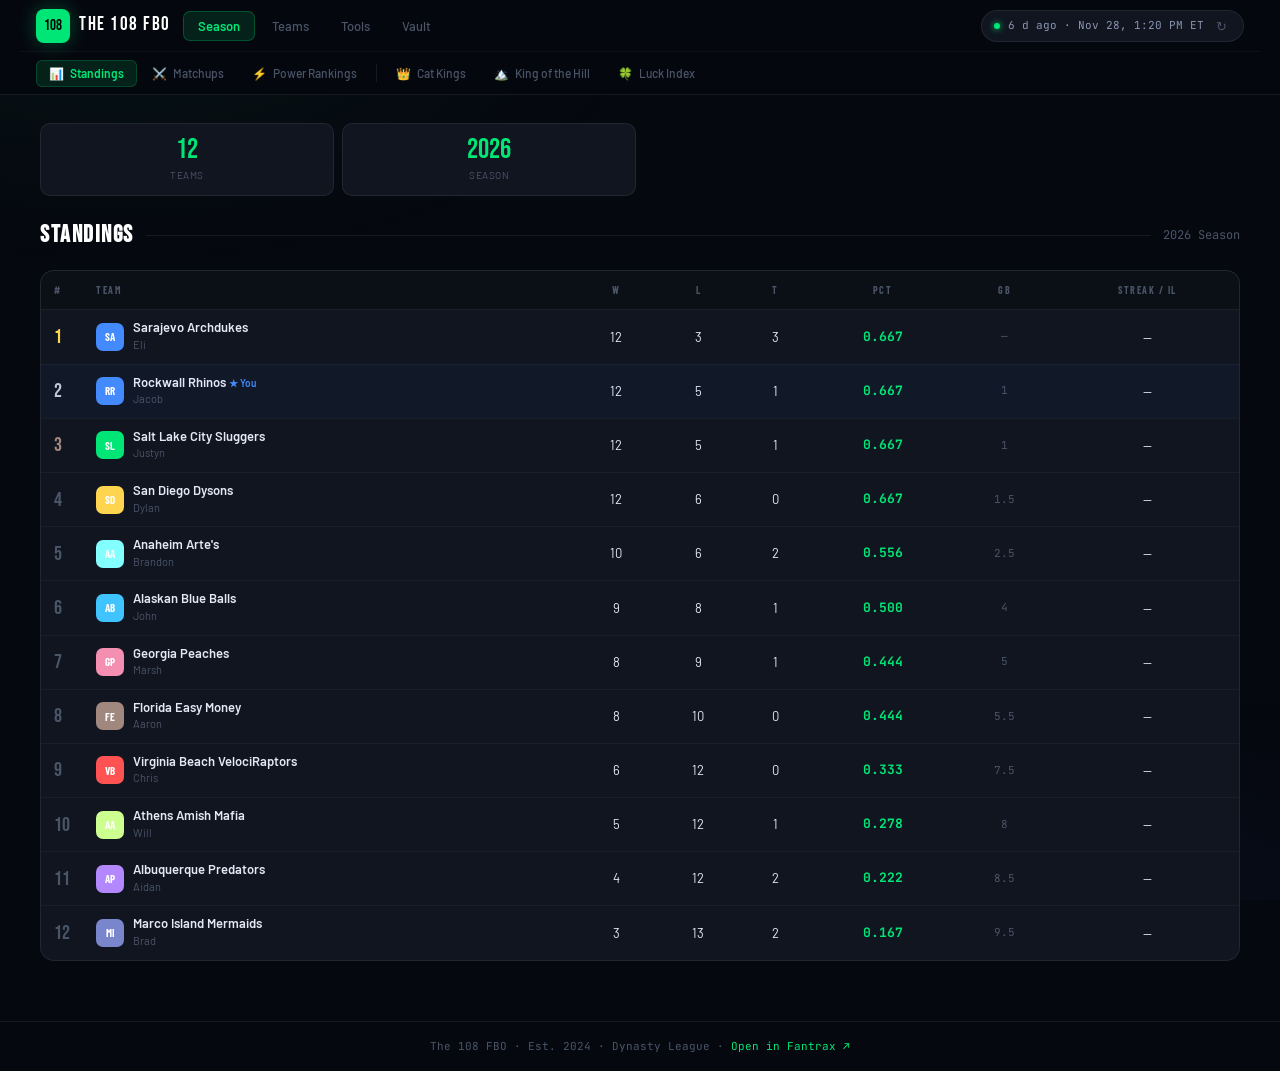
<file: index.html>
<!DOCTYPE html>
<html lang="en">
<head>
<meta charset="UTF-8">
<meta name="viewport" content="width=device-width, initial-scale=1.0, maximum-scale=1.0">
<meta name="description" content="The 108 FBO — Fantasy Baseball Dynasty League Dashboard">
<meta name="theme-color" content="#06080f">
<link rel="icon" href="data:image/svg+xml,<svg xmlns=%22http://www.w3.org/2000/svg%22 viewBox=%220 0 100 100%22><rect width=%22100%22 height=%22100%22 rx=%2220%22 fill=%22%2300e676%22/><text y=%22.9em%22 font-size=%2270%22 x=%2250%25%22 text-anchor=%22middle%22 font-family=%22sans-serif%22 font-weight=%22bold%22 fill=%22%23000%22>1</text></svg>">
<title>The 108 FBO</title>
<style>
/* ═══════════════════════════════════════════════
   THE 108 FBO — DESIGN SYSTEM
   ═══════════════════════════════════════════════ */

@import url('https://fonts.googleapis.com/css2?family=Bebas+Neue&family=Barlow:ital,wght@0,300;0,400;0,500;0,600;0,700;1,400&family=Barlow+Condensed:wght@400;500;600;700&family=JetBrains+Mono:wght@400;500&display=swap');

/* ── TOKENS ── */
:root {
  --bg:       #06080f;
  --bg2:      #0c1018;
  --card:     #101520;
  --card2:    #161d2a;
  --card3:    #1c2535;
  --border:   rgba(255,255,255,.07);
  --border2:  rgba(255,255,255,.12);
  --green:    #00e676;
  --green-dim:rgba(0,230,118,.12);
  --green-glow:rgba(0,230,118,.06);
  --accent:   #ffd54f;
  --blue:     #448aff;
  --red:      #ff5252;
  --purple:   #b388ff;
  --teal:     #40c4ff;
  --orange:   #ff9800;
  --text:     #e2e8f4;
  --text2:    #8a96b0;
  --text3:    #4a5568;
  --font:     'Barlow', sans-serif;
  --cond:     'Barlow Condensed', sans-serif;
  --mono:     'JetBrains Mono', monospace;
  --display:  'Bebas Neue', sans-serif;
  --r:        10px;
  --r2:       14px;
  --shadow:   0 4px 24px rgba(0,0,0,.4);
}

/* ── RESET ── */
*, *::before, *::after { box-sizing: border-box; margin: 0; padding: 0; }
html { scroll-behavior: smooth; }
body {
  background: var(--bg);
  color: var(--text);
  font-family: var(--font);
  font-size: 15px;
  line-height: 1.6;
  min-height: 100vh;
  overflow-x: hidden;
  -webkit-tap-highlight-color: transparent;
}
a { color: var(--green); text-decoration: none; }
a:hover { text-decoration: underline; }
button { cursor: pointer; font-family: var(--font); }
select, input { font-family: var(--font); }

/* ── BACKGROUND ── */
body::before {
  content: '';
  position: fixed; inset: 0; z-index: 0; pointer-events: none;
  background:
    radial-gradient(ellipse 70% 50% at 10% 0%, rgba(0,230,118,.05) 0%, transparent 60%),
    radial-gradient(ellipse 50% 40% at 90% 100%, rgba(68,138,255,.04) 0%, transparent 60%);
}

/* ── NAV ── */
#app-nav {
  position: sticky; top: 0; z-index: 300;
  background: rgba(6,8,15,.94);
  backdrop-filter: blur(20px);
  border-bottom: 1px solid var(--border);
}
.nav-inner {
  max-width: 1240px; margin: 0 auto;
  padding: 0 16px;
  display: flex; align-items: center; gap: 12px;
  height: 58px;
}
.nav-brand {
  display: flex; align-items: center; gap: 9px;
  flex-shrink: 0; text-decoration: none;
}
.nav-logo {
  width: 34px; height: 34px; border-radius: 8px;
  background: var(--green);
  display: flex; align-items: center; justify-content: center;
  font-family: var(--display); font-size: 15px; color: #000;
  box-shadow: 0 0 20px rgba(0,230,118,.3);
  flex-shrink: 0;
}
.nav-title {
  font-family: var(--display); font-size: 19px;
  letter-spacing: 1.5px; color: #fff;
  display: none;
}
@media (min-width: 380px) { .nav-title { display: block; } }
/* ── GROUPED NAV (two-row) ── */
#app-nav {
  position: sticky; top: 0; z-index: 300;
  background: rgba(6,8,15,.96);
  backdrop-filter: blur(20px);
  border-bottom: 1px solid var(--border);
}

/* Row 1: brand + group tabs + timestamp */
.nav-inner {
  max-width: 1240px; margin: 0 auto;
  padding: 0 16px;
  display: flex; align-items: center; gap: 12px;
  height: 52px; border-bottom: 1px solid rgba(255,255,255,.04);
}

.nav-groups {
  flex: 1; display: none; gap: 2px; align-items: center;
}
@media (min-width: 740px) { .nav-groups { display: flex; } }

.nav-group-btn {
  padding: 6px 14px; border-radius: 7px;
  border: 1px solid transparent; background: transparent;
  color: var(--text3); font-size: 13px; font-weight: 500;
  transition: all .15s; cursor: pointer;
  display: flex; align-items: center;
  white-space: nowrap; font-family: var(--font);
}
.nav-group-btn:hover { color: var(--text); background: rgba(255,255,255,.05); }
.nav-group-btn.active {
  color: var(--green); font-weight: 600;
  background: var(--green-dim);
  border-color: rgba(0,230,118,.25);
}

/* Row 2: flat sub-page buttons */
.nav-subbar {
  display: none; max-width: 1240px; margin: 0 auto;
  padding: 0 16px; height: 42px;
  align-items: center; gap: 2px;
  overflow-x: auto; scrollbar-width: none;
}
.nav-subbar::-webkit-scrollbar { display: none; }
@media (min-width: 740px) { .nav-subbar { display: flex; } }

.nav-sub { display: none; gap: 2px; align-items: center; flex-shrink: 0; }
.nav-sub.active { display: flex; }

.nav-drop-item {
  padding: 5px 12px; border-radius: 6px;
  border: 1px solid transparent; background: transparent;
  color: var(--text3); font-size: 12px; font-weight: 500;
  transition: all .12s; cursor: pointer;
  white-space: nowrap; font-family: var(--font);
  display: flex; align-items: center; gap: 6px;
}
.nav-drop-item:hover { color: var(--text); background: rgba(255,255,255,.05); }
.nav-drop-item.active {
  color: var(--green); background: var(--green-dim);
  border-color: rgba(0,230,118,.2); font-weight: 600;
}
.nav-drop-item .di-icon { font-size: 12px; }

/* sub-bar divider between items */
.nav-drop-sep {
  width: 1px; height: 18px; background: var(--border);
  margin: 0 4px; flex-shrink: 0;
}

/* Legacy ntab — hidden, kept for compatibility */
.ntab { display: none; }
.nav-updated {
  flex-shrink: 0; display: none; align-items: center; gap: 8px;
  font-family: var(--mono); font-size: 11px; color: var(--text2);
  background: var(--card); border: 1px solid var(--border);
  padding: 5px 12px; border-radius: 20px;
}
@media (min-width: 740px) { .nav-updated { display: flex; } }
.nav-updated.error { border-color: rgba(255,82,82,.4); color: var(--red); }
.nav-updated.error .live-dot { background: var(--red); box-shadow: 0 0 6px var(--red); }
.nav-refresh-btn {
  background: transparent; border: none; color: var(--text3);
  cursor: pointer; padding: 2px 4px; font-size: 13px;
  transition: color .15s, transform .3s;
  display: flex; align-items: center;
}
.nav-refresh-btn:hover { color: var(--green); }
.nav-refresh-btn.spinning { animation: spin 1s linear infinite; color: var(--green); }
.live-dot {
  width: 6px; height: 6px; border-radius: 50%;
  background: var(--green); box-shadow: 0 0 6px var(--green);
  animation: blink 2s infinite;
}
@keyframes blink { 0%,100% { opacity: 1; } 50% { opacity: .3; } }

/* ── MOBILE DROPDOWN NAV ── */
#mobile-nav-wrap {
  display: none;
  padding: 8px 14px 6px;
  background: rgba(6,8,15,.98);
  border-bottom: 1px solid var(--border);
  position: sticky; top: 52px; z-index: 250;
}
@media (max-width: 739px) { #mobile-nav-wrap { display: block; } }
#mobile-nav-select {
  width: 100%;
  font-size: 14px; font-weight: 600;
  padding: 10px 14px;
  border-radius: 10px;
  border: 1px solid rgba(0,230,118,.3);
  background: var(--card2);
  color: var(--green);
  font-family: var(--font);
  appearance: none;
  -webkit-appearance: none;
  background-image: url("data:image/svg+xml,%3Csvg xmlns='http://www.w3.org/2000/svg' width='12' height='12' viewBox='0 0 12 12'%3E%3Cpath fill='%2300e676' d='M6 8L1 3h10z'/%3E%3C/svg%3E");
  background-repeat: no-repeat;
  background-position: right 14px center;
  padding-right: 36px;
  cursor: pointer;
}
#mobile-nav-select:focus { outline: none; border-color: var(--green); }

/* ── PAGES ── */
.page {
  display: none; position: relative; z-index: 1;
  max-width: 1240px; margin: 0 auto;
  padding: 16px 14px 40px;
}
.page.active { display: block; }
@media (min-width: 740px) { .page { padding: 28px 20px 60px; } }

/* ── SECTION HEADER ── */
.section-header {
  display: flex; align-items: center; gap: 12px;
  margin-bottom: 16px;
}
.section-header h2 {
  font-family: var(--display); font-size: 24px;
  letter-spacing: 1.5px; color: #fff; white-space: nowrap;
}
.section-header .sh-sub {
  font-size: 12px; color: var(--text3);
  font-family: var(--mono);
}
.sh-line { flex: 1; height: 1px; background: var(--border); }

/* ── STAT STRIP ── */
.stat-strip {
  display: grid; grid-template-columns: repeat(4, 1fr);
  gap: 8px; margin-bottom: 20px;
}
.stat-tile {
  background: var(--card); border: 1px solid var(--border);
  border-radius: var(--r); padding: 12px 10px; text-align: center;
}
.stat-tile .sv {
  font-family: var(--display); font-size: 28px;
  color: var(--green); line-height: 1;
}
.stat-tile .sl {
  font-size: 10px; color: var(--text3); margin-top: 3px;
  text-transform: uppercase; letter-spacing: .5px;
}

/* ── TABLE ── */
.tbl-wrap {
  background: var(--card); border: 1px solid var(--border);
  border-radius: var(--r2); overflow: auto;
  -webkit-overflow-scrolling: touch;
}
table { width: 100%; border-collapse: collapse; min-width: 340px; }
thead th {
  font-family: var(--cond); font-size: 10px; letter-spacing: 1.5px;
  color: var(--text3); text-transform: uppercase;
  padding: 11px 13px; text-align: left;
  background: rgba(0,0,0,.3); border-bottom: 1px solid var(--border);
  white-space: nowrap;
}
thead th.tc { text-align: center; }
tbody td {
  padding: 10px 13px; font-size: 13px;
  border-bottom: 1px solid rgba(255,255,255,.04);
  vertical-align: middle;
}
tbody td.tc { text-align: center; }
tbody tr:last-child td { border-bottom: none; }
tbody tr:hover td { background: rgba(0,230,118,.02); }

/* ── RANK NUMBERS ── */
.rk { font-family: var(--display); font-size: 20px; color: var(--text3); }
.rk.g1 { color: var(--accent); }
.rk.g2 { color: #c0c8d8; }
.rk.g3 { color: #a1887f; }
.rk.danger { color: var(--red); }

/* ── TEAM CELL ── */
.team-cell { display: flex; align-items: center; gap: 9px; }
.team-avatar {
  width: 28px; height: 28px; border-radius: 7px; flex-shrink: 0;
  display: flex; align-items: center; justify-content: center;
  font-family: var(--cond); font-size: 11px; font-weight: 700; color: #fff;
}
.team-name { font-weight: 600; font-size: 13px; line-height: 1.2; }
.team-owner { font-size: 11px; color: var(--text3); }

/* ── BADGES ── */
.badge {
  display: inline-block; padding: 2px 7px; border-radius: 4px;
  font-family: var(--cond); font-size: 10px; font-weight: 600;
}
.badge-green { background: var(--green-dim); color: var(--green); border: 1px solid rgba(0,230,118,.25); }
.badge-red { background: rgba(255,82,82,.12); color: var(--red); border: 1px solid rgba(255,82,82,.2); }
.badge-blue { background: rgba(68,138,255,.15); color: var(--blue); border: 1px solid rgba(68,138,255,.25); }
.badge-gold { background: rgba(255,213,79,.12); color: var(--accent); border: 1px solid rgba(255,213,79,.25); }
.badge-purple { background: rgba(179,136,255,.12); color: var(--purple); border: 1px solid rgba(179,136,255,.25); }
.badge-orange { background: rgba(255,152,0,.12); color: var(--orange); border: 1px solid rgba(255,152,0,.25); }

/* ── STREAK ── */
.streak-w { background: rgba(0,230,118,.12); color: var(--green); }
.streak-l { background: rgba(255,82,82,.1); color: var(--red); }

/* ── CARDS ── */
.card {
  background: var(--card); border: 1px solid var(--border);
  border-radius: var(--r2);
}
.card-header {
  padding: 12px 15px; border-bottom: 1px solid var(--border);
  display: flex; align-items: center; justify-content: space-between; gap: 8px;
}
.card-body { padding: 12px 15px; }

/* ── GRID LAYOUTS ── */
.grid-2 { display: grid; grid-template-columns: 1fr; gap: 10px; }
.grid-3 { display: grid; grid-template-columns: 1fr; gap: 10px; }
@media (min-width: 500px) { .grid-2 { grid-template-columns: repeat(2, 1fr); } }
@media (min-width: 500px) { .grid-3 { grid-template-columns: repeat(2, 1fr); } }
@media (min-width: 860px) { .grid-3 { grid-template-columns: repeat(3, 1fr); } }

/* ── ROSTER CARDS ── */
.roster-card {
  background: var(--card); border: 1px solid var(--border);
  border-radius: var(--r2); overflow: hidden;
}
.roster-card.is-you {
  border-color: rgba(68,138,255,.5);
  box-shadow: 0 0 0 1px rgba(68,138,255,.15);
}
.roster-card-head {
  padding: 11px 13px; border-bottom: 1px solid var(--border);
  display: flex; align-items: center; justify-content: space-between; gap: 6px;
}
.roster-card-body { padding: 3px 0; max-height: 270px; overflow-y: auto; }
.player-row {
  display: flex; align-items: center; gap: 6px;
  padding: 5px 13px; border-bottom: 1px solid rgba(255,255,255,.03);
  font-size: 12px;
}
.player-row:last-child { border-bottom: none; }
.player-row:hover { background: rgba(255,255,255,.02); }
.pos-tag {
  font-family: var(--cond); font-size: 9px; font-weight: 700;
  padding: 1px 4px; border-radius: 3px; min-width: 22px;
  text-align: center; flex-shrink: 0;
}
.player-name { flex: 1; white-space: nowrap; overflow: hidden; text-overflow: ellipsis; }
.player-adp { font-family: var(--mono); font-size: 10px; color: var(--text3); flex-shrink: 0; }
.status-dot { width: 5px; height: 5px; border-radius: 50%; flex-shrink: 0; }
.group-label {
  font-size: 9px; color: var(--text3); padding: 4px 13px 2px;
  font-family: var(--cond); letter-spacing: .5px; text-transform: uppercase;
}

/* ── FORM CONTROLS ── */
.filter-row {
  display: flex; flex-wrap: wrap; gap: 8px;
  margin-bottom: 16px; align-items: flex-end;
}
.filter-item { display: flex; flex-direction: column; gap: 3px; }
.filter-item label { font-size: 11px; color: var(--text3); }
select, input[type=text], input[type=password], input[type=search] {
  font-size: 13px; padding: 7px 10px;
  border-radius: var(--r); border: 1px solid var(--border2);
  background: var(--card2); color: var(--text);
  transition: border-color .15s;
}
select:focus, input:focus {
  outline: none; border-color: rgba(0,230,118,.4);
}

/* ── BUTTONS ── */
.btn {
  padding: 8px 16px; border-radius: var(--r);
  border: 1px solid var(--border2); background: var(--card2);
  color: var(--text2); font-size: 13px; font-weight: 500;
  transition: all .15s;
}
.btn:hover { border-color: var(--green); color: var(--green); }
.btn-primary {
  background: var(--green); color: #000; font-weight: 700;
  border-color: var(--green);
}
.btn-primary:hover { background: #00ff88; color: #000; border-color: #00ff88; }
.btn-full { width: 100%; padding: 12px; font-size: 14px; border-radius: 10px; }
.btn:disabled { opacity: .45; cursor: not-allowed; }

/* ── MATCHUP CARDS (ESPN-style) ── */
.matchup-card {
  background: var(--card); border: 1px solid var(--border);
  border-radius: var(--r2); overflow: hidden;
}
.matchup-card.is-you { border-color: rgba(68,138,255,.5); }
.mc-header {
  display: flex; align-items: center; justify-content: space-between;
  padding: 8px 14px; background: rgba(255,255,255,.03);
  border-bottom: 1px solid var(--border);
  font-family: var(--cond); font-size: 10px; letter-spacing: 1px;
  text-transform: uppercase; color: var(--text3);
}
.mc-header .mc-leading { color: var(--green); font-weight: 700; }
.mc-teams {
  display: grid; grid-template-columns: 1fr auto 1fr;
  align-items: center; gap: 12px; padding: 14px 16px 10px;
}
.mc-team-away { display: flex; flex-direction: column; }
.mc-team-home { display: flex; flex-direction: column; align-items: flex-end; text-align: right; }
.mc-team-name { font-weight: 700; font-size: 13px; line-height: 1.3; }
.mc-team-owner { font-size: 11px; color: var(--text3); }
.mc-score-block { text-align: center; }
.mc-score {
  font-family: var(--display); font-size: 30px; line-height: 1;
  display: flex; align-items: center; gap: 6px;
}
.mc-score-a { }
.mc-score-sep { color: var(--text3); font-size: 18px; }
.mc-score-b { }
.mc-status { font-size: 9px; color: var(--text3); font-family: var(--cond); letter-spacing: .5px; margin-top: 2px; }
.mc-vs { font-family: var(--display); font-size: 15px; color: var(--text3); }
/* Win probability bar */
.mc-prob {
  padding: 0 16px 10px;
  display: flex; align-items: center; gap: 8px;
}
.mc-prob-pct { font-family: var(--mono); font-size: 11px; font-weight: 700; min-width: 34px; }
.mc-prob-bar { flex: 1; height: 5px; background: var(--card2); border-radius: 3px; overflow: hidden; }
.mc-prob-fill { height: 100%; border-radius: 3px; background: linear-gradient(90deg, var(--green), var(--blue)); }
/* Category rows */
.mc-cats { padding: 0 14px 12px; }
.mc-cats-label {
  font-family: var(--cond); font-size: 9px; color: var(--text3);
  letter-spacing: 1px; text-transform: uppercase;
  padding: 8px 0 4px; border-top: 1px solid var(--border);
  margin-top: 4px;
}
.mc-cat-row {
  display: grid; grid-template-columns: 52px 1fr 36px 1fr 52px;
  align-items: center; gap: 4px; padding: 2px 0;
  font-size: 11px;
}
.mc-cat-row .val-a { text-align: right; font-family: var(--mono); font-size: 11px; }
.mc-cat-row .val-b { text-align: left; font-family: var(--mono); font-size: 11px; }
.mc-cat-row .cat-name {
  text-align: center; font-family: var(--cond); font-size: 9px;
  color: var(--text3); letter-spacing: .5px;
}
.mc-cat-row .bar-wrap {
  height: 4px; background: var(--card2); border-radius: 2px; overflow: hidden;
}
.mc-cat-row .bar-fill { height: 100%; border-radius: 2px; transition: width .4s; }
.win-val { color: var(--green); font-weight: 700; }
.lose-val { color: var(--text3); }
.tie-val { color: var(--accent); }

/* ── POWER RANKING CARDS ── */
.pr-card {
  background: var(--card); border: 1px solid var(--border);
  border-radius: var(--r2); padding: 14px 16px;
  display: flex; align-items: center; gap: 14px;
  transition: transform .15s;
}
.pr-card:hover { transform: translateX(3px); }
.pr-card.is-you { border-color: rgba(68,138,255,.4); }
.pr-rank {
  font-family: var(--display); font-size: 40px; line-height: 1;
  min-width: 50px; text-align: center; flex-shrink: 0;
}
.pr-body { flex: 1; min-width: 0; }
.pr-team-name { font-weight: 600; font-size: 15px; }
.pr-owner { font-size: 11px; color: var(--text3); margin-bottom: 8px; }
.pr-cats { display: flex; flex-wrap: wrap; gap: 5px; }
.pr-cat {
  background: var(--card2); border-radius: 4px;
  padding: 3px 7px; font-family: var(--cond); font-size: 11px;
  display: flex; gap: 5px; align-items: center;
}
.pr-cat-label { color: var(--text3); }
.pr-cat-val { font-weight: 700; }
.pr-cat-val.good { color: var(--green); }
.pr-cat-val.ok { color: var(--accent); }
.pr-cat-val.bad { color: var(--red); }
.pr-score-block { text-align: right; flex-shrink: 0; }
.pr-score { font-family: var(--display); font-size: 32px; color: var(--accent); line-height: 1; }
.pr-tier {
  font-family: var(--cond); font-size: 10px; font-weight: 600;
  padding: 2px 7px; border-radius: 4px; display: inline-block; margin-top: 4px;
}
.tier-elite { background: rgba(0,230,118,.15); color: var(--green); }
.tier-contender { background: rgba(255,213,79,.12); color: var(--accent); }
.tier-fringe { background: rgba(68,138,255,.12); color: var(--blue); }
.tier-rebuild { background: rgba(255,82,82,.1); color: var(--red); }

/* ── AI OUTPUT ── */
.ai-output {
  background: var(--card2); border: 1px solid var(--border);
  border-radius: var(--r2); padding: 16px; margin-top: 12px;
  font-size: 14px; line-height: 1.8; white-space: pre-wrap;
  display: none;
}
.ai-output.visible { display: block; }
.ai-thinking {
  display: flex; align-items: center; gap: 10px;
  color: var(--text3); font-size: 13px;
}
.ai-spinner {
  width: 16px; height: 16px; flex-shrink: 0;
  border: 2px solid rgba(255,255,255,.1);
  border-top-color: var(--green);
  border-radius: 50%; animation: spin .7s linear infinite;
}
@keyframes spin { to { transform: rotate(360deg); } }

/* ── TRADE ANALYZER ── */
.trade-cols {
  display: grid; grid-template-columns: 1fr 40px 1fr;
  gap: 10px; align-items: start; margin-bottom: 14px;
}
@media (max-width: 440px) {
  .trade-cols { grid-template-columns: 1fr; gap: 12px; }
}
.trade-col h4 {
  font-size: 10px; color: var(--text3); font-family: var(--cond);
  text-transform: uppercase; letter-spacing: 1px; margin-bottom: 7px;
}
.trade-for {
  display: flex; align-items: center; justify-content: center;
  padding-top: 22px; font-family: var(--display); font-size: 17px; color: var(--text3);
}
.player-chip {
  display: flex; align-items: center; gap: 6px;
  background: var(--card2); border: 1px solid var(--border2);
  border-radius: 7px; padding: 6px 10px; font-size: 12px; margin-bottom: 5px;
}
.chip-pos {
  font-family: var(--cond); font-size: 9px; font-weight: 700;
  padding: 1px 4px; border-radius: 3px; flex-shrink: 0;
}
.chip-name { flex: 1; }
.chip-adp { font-family: var(--mono); font-size: 10px; color: var(--text3); }
.chip-remove { color: var(--text3); font-size: 15px; margin-left: auto; line-height: 1; }
.chip-remove:hover { color: var(--red); cursor: pointer; }
.search-wrap { position: relative; margin-top: 5px; }
.search-wrap input { width: 100%; }
.search-drop {
  position: absolute; top: 100%; left: 0; right: 0;
  background: var(--card2); border: 1px solid var(--border2);
  border-radius: var(--r); z-index: 200;
  max-height: 180px; overflow-y: auto;
  display: none; box-shadow: var(--shadow);
}
.search-drop.open { display: block; }
.drop-item {
  padding: 8px 12px; font-size: 13px; cursor: pointer;
  border-bottom: 1px solid rgba(255,255,255,.04);
}
.drop-item:hover { background: rgba(0,230,118,.08); color: var(--green); }
.drop-item:last-child { border-bottom: none; }
.drop-meta { font-size: 10px; color: var(--text3); margin-top: 1px; }
.api-key-row {
  display: flex; align-items: center; gap: 8px;
  margin-top: 10px; flex-wrap: wrap;
}
.api-key-row label { font-size: 11px; color: var(--text3); white-space: nowrap; }
.api-key-row input { flex: 1; font-size: 12px; min-width: 0; }

/* ── AWARD CARDS ── */
.award-card {
  background: var(--card); border: 1px solid var(--border);
  border-radius: var(--r2); padding: 16px;
  display: flex; align-items: center; gap: 14px;
}
.award-icon { font-size: 32px; flex-shrink: 0; }
.award-body { flex: 1; }
.award-title { font-weight: 700; font-size: 15px; color: var(--red); }
.award-team { font-size: 13px; color: var(--text2); margin-top: 2px; }
.award-reason { font-size: 12px; color: var(--text3); margin-top: 4px; }
.award-count { font-family: var(--display); font-size: 28px; color: var(--red); }
.award-count-label { font-size: 10px; color: var(--text3); }

/* ── RESUME CARDS ── */
.resume-card {
  background: var(--card); border: 1px solid var(--border);
  border-radius: var(--r2); overflow: hidden; margin-bottom: 14px;
}
.resume-hero {
  padding: 20px; background: linear-gradient(135deg, rgba(0,0,0,.4), transparent);
  border-bottom: 1px solid var(--border);
  display: flex; align-items: center; gap: 16px;
}
.resume-avatar {
  width: 64px; height: 64px; border-radius: 12px; flex-shrink: 0;
  display: flex; align-items: center; justify-content: center;
  font-family: var(--display); font-size: 26px; color: #fff;
}
.resume-name { font-family: var(--display); font-size: 28px; letter-spacing: 1px; color: #fff; line-height: 1; }
.resume-team { font-size: 13px; color: var(--text3); margin-top: 4px; }
.resume-stats {
  display: grid; grid-template-columns: repeat(3, 1fr);
  gap: 8px; padding: 16px;
  border-bottom: 1px solid var(--border);
}
@media (min-width: 500px) { .resume-stats { grid-template-columns: repeat(6, 1fr); } }
.resume-stat { text-align: center; }
.resume-stat-val { font-family: var(--display); font-size: 24px; color: var(--green); line-height: 1; }
.resume-stat-label { font-size: 10px; color: var(--text3); margin-top: 2px; }
.resume-sections { padding: 16px; display: grid; gap: 12px; }
.resume-section-title {
  font-family: var(--cond); font-size: 11px; font-weight: 700;
  color: var(--green); text-transform: uppercase; letter-spacing: 1px;
  margin-bottom: 6px;
}
.resume-section-body { font-size: 13px; color: var(--text2); line-height: 1.7; }
.matchup-item {
  display: flex; align-items: center; justify-content: space-between;
  padding: 6px 0; border-bottom: 1px solid rgba(255,255,255,.04); font-size: 12px;
}
.matchup-item:last-child { border-bottom: none; }

/* ── CHAMPIONSHIP HISTORY ── */
.champ-card {
  background: var(--card); border: 1px solid var(--border);
  border-radius: var(--r2); padding: 20px;
  display: flex; align-items: center; gap: 16px;
  margin-bottom: 10px;
}
.champ-year { font-family: var(--display); font-size: 44px; color: var(--text3); line-height: 1; min-width: 90px; }
.champ-trophy { font-size: 28px; flex-shrink: 0; }
.champ-team { font-family: var(--display); font-size: 24px; letter-spacing: 1px; color: var(--accent); }
.champ-owner { font-size: 13px; color: var(--text3); margin-top: 2px; }
.champ-score { font-family: var(--mono); font-size: 12px; color: var(--text3); margin-top: 4px; }
.champ-bar {
  display: flex; align-items: center; gap: 10px; padding: 10px 0;
  border-bottom: 1px solid var(--border);
}
.champ-bar:last-child { border-bottom: none; }
.champ-bar-team { min-width: 200px; font-size: 13px; font-weight: 500; }
.champ-bar-track {
  flex: 1; height: 24px; background: var(--card2);
  border-radius: 4px; overflow: hidden; position: relative;
}
.champ-bar-fill {
  height: 100%; display: flex; align-items: center;
  padding-left: 8px; font-family: var(--cond); font-size: 12px;
  font-weight: 700; color: #000; transition: width .5s;
}
.champ-bar-count { font-family: var(--display); font-size: 20px; color: var(--text2); min-width: 28px; text-align: right; }

/* ── RECORDS ── */
.record-cat-grid {
  display: grid; grid-template-columns: 1fr;
  gap: 10px;
}
@media (min-width: 600px) { .record-cat-grid { grid-template-columns: repeat(2, 1fr); } }
@media (min-width: 900px) { .record-cat-grid { grid-template-columns: repeat(3, 1fr); } }
.record-cat-card {
  background: var(--card); border: 1px solid var(--border);
  border-radius: var(--r2); overflow: hidden;
}
.record-cat-header {
  padding: 10px 14px; border-bottom: 1px solid var(--border);
  font-family: var(--display); font-size: 18px; letter-spacing: 1px;
  display: flex; justify-content: space-between; align-items: center;
}
.record-row {
  display: flex; align-items: center; gap: 10px;
  padding: 8px 14px; border-bottom: 1px solid rgba(255,255,255,.04); font-size: 12px;
}
.record-row:last-child { border-bottom: none; }
.record-value { font-family: var(--mono); font-weight: 600; min-width: 50px; }
.record-team { flex: 1; color: var(--text2); }
.record-meta { font-size: 10px; color: var(--text3); }
.best-badge { color: var(--green); }
.worst-badge { color: var(--red); }

/* ── H2H TABLE ── */
.h2h-table { overflow: auto; -webkit-overflow-scrolling: touch; }
.h2h-table table { min-width: 600px; }
.h2h-cell {
  font-family: var(--mono); font-size: 11px; text-align: center; padding: 6px 8px;
}
.h2h-win { color: var(--green); font-weight: 600; }
.h2h-loss { color: var(--red); }
.h2h-label { font-size: 11px; color: var(--text3); font-weight: 500; }

/* ── LUCK / SOS ── */
.luck-bar-wrap { display: flex; flex-direction: column; gap: 6px; }
.luck-row {
  display: flex; align-items: center; gap: 10px;
  padding: 8px 0; border-bottom: 1px solid var(--border);
}
.luck-row:last-child { border-bottom: none; }
.luck-rank { font-family: var(--display); font-size: 20px; color: var(--text3); width: 30px; }
.luck-team { min-width: 160px; font-size: 13px; font-weight: 500; }
.luck-bar-track {
  flex: 1; height: 8px; background: var(--card2);
  border-radius: 4px; overflow: hidden;
}
.luck-bar-fill { height: 100%; border-radius: 4px; transition: width .5s; }
.luck-val { font-family: var(--mono); font-size: 12px; min-width: 50px; text-align: right; }

/* ── CATEGORY KINGS ── */
.cat-king-card {
  background: var(--card); border: 1px solid var(--border);
  border-radius: var(--r2); padding: 14px; display: flex;
  align-items: center; gap: 12px;
}
.cat-king-crown { font-size: 24px; flex-shrink: 0; }
.cat-king-cat {
  font-family: var(--display); font-size: 20px; letter-spacing: 1px;
  min-width: 60px; color: var(--accent);
}
.cat-king-team { font-weight: 600; font-size: 13px; }
.cat-king-val { font-family: var(--mono); font-size: 13px; color: var(--green); }
.cat-king-owner { font-size: 11px; color: var(--text3); }

/* ── OUTLIER CARDS ── */
.outlier-card {
  background: var(--card); border: 1px solid var(--border);
  border-radius: var(--r2); padding: 14px;
}
.outlier-title {
  font-family: var(--cond); font-size: 11px; font-weight: 700;
  color: var(--text3); text-transform: uppercase; letter-spacing: 1px; margin-bottom: 10px;
}
.outlier-row {
  display: flex; align-items: center; gap: 10px; padding: 7px 0;
  border-bottom: 1px solid rgba(255,255,255,.04); font-size: 12px;
}
.outlier-row:last-child { border-bottom: none; }
.outlier-rank { font-family: var(--display); font-size: 18px; color: var(--text3); min-width: 24px; }
.outlier-team { flex: 1; font-weight: 500; }
.outlier-val { font-family: var(--mono); font-weight: 600; }
.outlier-meta { font-size: 10px; color: var(--text3); }

/* ── ARTICLE CARDS ── */
.article-card {
  background: var(--card); border: 1px solid var(--border);
  border-radius: var(--r2); padding: 20px; margin-bottom: 14px;
}
.article-header {
  display: flex; align-items: center; justify-content: space-between;
  margin-bottom: 14px; flex-wrap: wrap; gap: 8px;
}
.article-matchup {
  font-family: var(--display); font-size: 20px; letter-spacing: 1px;
  color: #fff;
}
.article-week { font-family: var(--mono); font-size: 11px; color: var(--text3); }
.article-body {
  font-size: 14px; line-height: 1.85; color: var(--text2);
  white-space: pre-wrap;
}
.article-loading {
  display: flex; align-items: center; gap: 10px;
  color: var(--text3); font-size: 13px; padding: 20px 0;
}

/* ── LEGACY SCORE ── */
.legacy-card {
  background: var(--card); border: 1px solid var(--border);
  border-radius: var(--r2); padding: 14px 16px;
  display: flex; align-items: center; gap: 14px; margin-bottom: 8px;
}
.legacy-rank { font-family: var(--display); font-size: 38px; min-width: 48px; text-align: center; }
.legacy-body { flex: 1; min-width: 0; }
.legacy-team { font-weight: 600; font-size: 15px; }
.legacy-owner { font-size: 11px; color: var(--text3); margin-bottom: 8px; }
.legacy-breakdown { display: flex; flex-wrap: wrap; gap: 5px; }
.legacy-component {
  background: var(--card2); border-radius: 4px;
  padding: 3px 8px; font-family: var(--cond); font-size: 11px;
}
.legacy-score-block { text-align: right; flex-shrink: 0; }
.legacy-score { font-family: var(--display); font-size: 34px; color: var(--purple); line-height: 1; }
.legacy-max { font-size: 10px; color: var(--text3); }

/* ── PROGRESS BARS ── */
.progress-bar {
  height: 6px; background: var(--card2); border-radius: 3px;
  overflow: hidden; margin-top: 4px;
}
.progress-fill { height: 100%; border-radius: 3px; transition: width .5s; }

/* ── TABS (inline) ── */
.tab-bar {
  display: flex; gap: 3px; flex-wrap: wrap;
  background: var(--card); border: 1px solid var(--border);
  border-radius: 10px; padding: 4px; margin-bottom: 16px; width: fit-content;
}
.tab-btn {
  padding: 5px 14px; border-radius: 7px; border: none;
  background: transparent; color: var(--text3);
  font-family: var(--font); font-size: 12px; font-weight: 500;
  cursor: pointer; transition: all .15s; white-space: nowrap;
}
.tab-btn:hover { color: var(--text); }
.tab-btn.active {
  background: var(--green); color: #000; font-weight: 700;
}

/* ── LOADING / EMPTY ── */
.loading-state {
  text-align: center; padding: 60px 20px; color: var(--text3);
}
.loading-spinner {
  width: 40px; height: 40px; border: 3px solid var(--border);
  border-top-color: var(--green); border-radius: 50%;
  animation: spin .7s linear infinite; margin: 0 auto 16px;
}
.empty-state {
  text-align: center; padding: 40px 20px;
  color: var(--text3); font-size: 13px;
}

/* ── TOOLTIP ── */
.tooltip {
  position: relative; cursor: help;
}
.tooltip::after {
  content: attr(data-tip);
  position: absolute; bottom: 120%; left: 50%; transform: translateX(-50%);
  background: var(--card2); border: 1px solid var(--border2);
  border-radius: 6px; padding: 5px 10px; font-size: 11px;
  white-space: nowrap; pointer-events: none; opacity: 0;
  transition: opacity .15s; z-index: 100;
}
.tooltip:hover::after { opacity: 1; }

/* ── WAIVER ── */
.waiver-section-title {
  font-family: var(--cond); font-size: 11px; font-weight: 700;
  color: var(--text3); text-transform: uppercase; letter-spacing: 1px;
  padding: 8px 14px 4px; border-bottom: none;
}
.waiver-player-card {
  display: flex; align-items: center; justify-content: space-between;
  padding: 9px 14px; border-bottom: 1px solid rgba(255,255,255,.04);
  font-size: 12px;
}
.waiver-player-card:last-child { border-bottom: none; }
.waiver-player-card:hover { background: rgba(255,255,255,.02); }
.waiver-player-name { font-weight: 600; font-size: 13px; }
.waiver-player-info { font-size: 11px; color: var(--text3); margin-top: 1px; }
.waiver-add { color: var(--green); border: 1px solid rgba(0,230,118,.3); background: var(--green-dim); }
.waiver-drop { color: var(--red); border: 1px solid rgba(255,82,82,.2); background: rgba(255,82,82,.08); }

/* ── COLOR VARS FOR TEAMS ── */
.c-blue { color: #448aff; } .bg-blue { background: #448aff; }
.c-teal { color: #40c4ff; } .bg-teal { background: #40c4ff; }
.c-green { color: #00e676; } .bg-green { background: #00e676; }
.c-red { color: #ff5252; } .bg-red { background: #ff5252; }
.c-orange { color: #ff9800; } .bg-orange { background: #ff9800; }
.c-purple { color: #b388ff; } .bg-purple { background: #b388ff; }
.c-pink { color: #f48fb1; } .bg-pink { background: #f48fb1; }
.c-amber { color: #ffd54f; } .bg-amber { background: #ffd54f; }
.c-cyan { color: #84ffff; } .bg-cyan { background: #84ffff; }
.c-lime { color: #ccff90; } .bg-lime { background: #ccff90; }
.c-indigo { color: #7986cb; } .bg-indigo { background: #7986cb; }
.c-brown { color: #a1887f; } .bg-brown { background: #a1887f; }

/* ── FOOTER ── */
#app-footer {
  text-align: center; padding: 16px;
  font-family: var(--mono); font-size: 11px; color: var(--text3);
  border-top: 1px solid var(--border); position: relative; z-index: 1;
}

/* ── RESPONSIVE TWEAKS ── */
@media (max-width: 400px) {
  .pr-card { flex-wrap: wrap; }
  .legacy-card { flex-wrap: wrap; }
  .champ-card { flex-wrap: wrap; }
}

</style>
</head>
<body>

<!-- ── TOP NAV ── -->
<nav id="app-nav">

  <!-- Row 1: brand + group tabs + timestamp -->
  <div class="nav-inner">
    <a class="nav-brand" href="#">
      <div class="nav-logo">108</div>
      <div class="nav-title">THE 108 FBO</div>
    </a>
    <div class="nav-groups" id="nav-groups">
      <button class="nav-group-btn active" id="grp-season" onclick="selectGroup('season')">Season</button>
      <button class="nav-group-btn" id="grp-teams"  onclick="selectGroup('teams')">Teams</button>
      <button class="nav-group-btn" id="grp-tools"  onclick="selectGroup('tools')">Tools</button>
      <button class="nav-group-btn" id="grp-vault"  onclick="selectGroup('vault')">Vault</button>
    </div>
    <div class="nav-updated" id="nav-updated">
      <div class="live-dot"></div>
      <span id="updated-text">Loading…</span>
      <button class="nav-refresh-btn" id="refresh-btn" onclick="manualRefresh()" title="Refresh now">↻</button>
    </div>
  </div>

  <!-- Row 2: flat sub-page buttons for the active group -->
  <div class="nav-subbar">

    <div class="nav-sub active" id="sub-season">
      <button class="nav-drop-item active" data-page="standings"><span class="di-icon">📊</span>Standings</button>
      <button class="nav-drop-item" data-page="matchups"><span class="di-icon">⚔️</span>Matchups</button>
      <button class="nav-drop-item" data-page="power"><span class="di-icon">⚡</span>Power Rankings</button>
      <div class="nav-drop-sep"></div>
      <button class="nav-drop-item" data-page="catking"><span class="di-icon">👑</span>Cat Kings</button>
      <button class="nav-drop-item" data-page="koh"><span class="di-icon">🏔️</span>King of the Hill</button>
      <button class="nav-drop-item" data-page="luck"><span class="di-icon">🍀</span>Luck Index</button>
    </div>

    <div class="nav-sub" id="sub-teams">
      <button class="nav-drop-item" data-page="rosters"><span class="di-icon">🧢</span>Rosters</button>
      <button class="nav-drop-item" data-page="legacy"><span class="di-icon">📈</span>Legacy Rankings</button>
      <button class="nav-drop-item" data-page="resumes"><span class="di-icon">📋</span>Owner Resumes</button>
    </div>

    <div class="nav-sub" id="sub-tools">
      <button class="nav-drop-item" data-page="waiver"><span class="di-icon">🎯</span>Waiver Wire</button>
      <button class="nav-drop-item" data-page="trade"><span class="di-icon">🔄</span>Trade Analyzer</button>
      <div class="nav-drop-sep"></div>
      <button class="nav-drop-item" data-page="articles"><span class="di-icon">📰</span>Articles</button>
    </div>

    <div class="nav-sub" id="sub-vault">
      <button class="nav-drop-item" data-page="championships"><span class="di-icon">🏆</span>Championships</button>
      <button class="nav-drop-item" data-page="h2h"><span class="di-icon">🔀</span>H2H Matrix</button>
      <button class="nav-drop-item" data-page="stats"><span class="di-icon">📉</span>All-Time Stats</button>
      <button class="nav-drop-item" data-page="records"><span class="di-icon">🗃️</span>League Records</button>
      <button class="nav-drop-item" data-page="outliers"><span class="di-icon">🔥</span>Outliers</button>
      <div class="nav-drop-sep"></div>
      <button class="nav-drop-item" data-page="awards"><span class="di-icon">💩</span>AOTW Awards</button>
    </div>

  </div>

</nav>

<!-- ═══════════════════════════════════════════════
     STANDINGS
     ═══════════════════════════════════════════════ -->
<div id="page-standings" class="page active">
  <div id="standings-stats" class="stat-strip"></div>
  <div class="section-header">
    <h2>Standings</h2>
    <div class="sh-line"></div>
    <div class="sh-sub">2026 Season</div>
  </div>
  <div class="tbl-wrap">
    <table>
      <thead>
        <tr>
          <th style="width:32px">#</th>
          <th>Team</th>
          <th class="tc">W</th><th class="tc">L</th><th class="tc">T</th>
          <th class="tc">PCT</th><th class="tc">GB</th><th class="tc">Streak / IL</th>
        </tr>
      </thead>
      <tbody id="standings-tbody">
        <tr><td colspan="8"><div class="loading-state"><div class="loading-spinner"></div></div></td></tr>
      </tbody>
    </table>
  </div>
</div>

<!-- ═══════════════════════════════════════════════
     ROSTERS
     ═══════════════════════════════════════════════ -->
<div id="page-rosters" class="page">
  <div class="filter-row">
    <div class="filter-item">
      <label>Sort by</label>
      <select id="r-sort" onchange="renderRosters()">
        <option value="name">Team name</option>
        <option value="adp">Best ADP</option>
        <option value="score">Dynasty score</option>
        <option value="il">Most IL</option>
      </select>
    </div>
    <div class="filter-item">
      <label>Status</label>
      <select id="r-status" onchange="renderRosters()">
        <option value="all">All</option>
        <option value="ACTIVE">Active</option>
        <option value="RESERVE">Reserve</option>
        <option value="MINORS">Minors</option>
        <option value="INJURED_RESERVE">IL</option>
      </select>
    </div>
    <div class="filter-item">
      <label>Position</label>
      <select id="r-pos" onchange="renderRosters()">
        <option value="all">All</option>
        <option value="SP">SP</option><option value="RP">RP</option>
        <option value="C">C</option><option value="1B">1B</option>
        <option value="2B">2B</option><option value="3B">3B</option>
        <option value="SS">SS</option><option value="OF">OF</option>
        <option value="UT">UT</option>
      </select>
    </div>
    <div class="filter-item">
      <label>Search player</label>
      <input type="search" id="r-search" placeholder="Name..." oninput="renderRosters()" style="width:140px">
    </div>
  </div>
  <div id="roster-grid" class="grid-3">
    <div class="loading-state"><div class="loading-spinner"></div></div>
  </div>
</div>

<!-- ═══════════════════════════════════════════════
     MATCHUPS
     ═══════════════════════════════════════════════ -->
<div id="page-matchups" class="page">
  <div class="filter-row">
    <div class="filter-item">
      <label>Week</label>
      <select id="matchup-week" onchange="renderMatchupCards()"></select>
    </div>
  </div>
  <div id="matchup-grid" class="grid-2">
    <div class="loading-state"><div class="loading-spinner"></div></div>
  </div>
  <div id="matchup-preview"></div>
</div>

<!-- ═══════════════════════════════════════════════
     POWER RANKINGS
     ═══════════════════════════════════════════════ -->
<div id="page-power" class="page">
  <div class="section-header">
    <h2>Power Rankings</h2>
    <div class="sh-line"></div>
  </div>
  <div id="power-cats-note" style="font-size:11px;color:var(--text3);margin-bottom:16px;line-height:1.6"></div>
  <div id="power-list" style="display:flex;flex-direction:column;gap:8px">
    <div class="loading-state"><div class="loading-spinner"></div></div>
  </div>
</div>

<!-- ═══════════════════════════════════════════════
     LEGACY RANKINGS
     ═══════════════════════════════════════════════ -->
<div id="page-legacy" class="page">
  <div class="section-header">
    <h2>Legacy Rankings</h2>
    <div class="sh-line"></div>
  </div>
  <div style="background:var(--card);border:1px solid var(--border);border-radius:var(--r2);padding:14px;margin-bottom:18px;font-size:13px;color:var(--text2)">
    <strong style="color:var(--purple)">Formula:</strong>
    🏆 Championships (15 pts each, uncapped) &nbsp;+&nbsp;
    📈 Sustained Winning (25 pts max) &nbsp;+&nbsp;
    💪 Dominance (20 pts max) &nbsp;+&nbsp;
    🎯 Consistency (15 pts max) &nbsp;+&nbsp;
    🧠 Acumen (10 pts max)
  </div>
  <div id="legacy-list" style="display:flex;flex-direction:column;gap:8px">
    <div class="loading-state"><div class="loading-spinner"></div></div>
  </div>
</div>

<!-- ═══════════════════════════════════════════════
     WAIVER WIRE
     ═══════════════════════════════════════════════ -->
<div id="page-waiver" class="page">
  <div class="section-header"><h2>Waiver Wire</h2><div class="sh-line"></div></div>
  <div class="filter-row">
    <div class="filter-item">
      <label>Analyzing for team</label>
      <select id="waiver-team" onchange="renderWaiver()" style="max-width:240px"></select>
    </div>
  </div>
  <div style="font-size:12px;color:var(--text3);margin-bottom:14px">
    Best available players (not on any roster) ranked by ADP.
    Scoring categories: R · HR · RBI · K · SB · AVG · OPS / IP · H · K · QS · ERA · WHIP · SV+HLD
  </div>
  <div id="waiver-container">
    <div class="loading-state"><div class="loading-spinner"></div></div>
  </div>
</div>

<!-- ═══════════════════════════════════════════════
     TRADE ANALYZER
     ═══════════════════════════════════════════════ -->
<div id="page-trade" class="page">
  <div class="section-header"><h2>Trade Analyzer</h2><div class="sh-line"></div></div>
  <div style="max-width:700px">
    <div class="card" style="padding:18px;margin-bottom:12px">
      <div style="font-family:var(--cond);font-size:14px;font-weight:600;margin-bottom:14px;letter-spacing:.5px">
        ⚾ Build Your Trade
      </div>
      <div class="trade-cols">
        <div>
          <h4>You Give</h4>
          <div id="give-chips"></div>
          <div class="search-wrap">
            <input type="text" id="give-input" placeholder="Search player..." oninput="searchTrade('give')" autocomplete="off">
            <div class="search-drop" id="give-drop"></div>
          </div>
        </div>
        <div class="trade-for">FOR</div>
        <div>
          <h4>You Get</h4>
          <div id="get-chips"></div>
          <div class="search-wrap">
            <input type="text" id="get-input" placeholder="Search player..." oninput="searchTrade('get')" autocomplete="off">
            <div class="search-drop" id="get-drop"></div>
          </div>
        </div>
      </div>
      <button class="btn btn-primary btn-full" id="trade-btn" onclick="analyzeTrade()">
        Analyze Trade
      </button>
      <div style="font-size:11px;color:var(--text3);margin-top:8px">
        Category impact analysis using 432 weeks of real league data.
      </div>
    </div>
    <div class="ai-output" id="trade-out"></div>
  </div>
</div>

<!-- ═══════════════════════════════════════════════
     AWARDS — ASSHOLE OF THE WEEK
     ═══════════════════════════════════════════════ -->
<div id="page-awards" class="page">
  <div class="section-header"><h2>💩 Asshole of the Week</h2><div class="sh-line"></div></div>
  <div style="font-size:13px;color:var(--text3);margin-bottom:18px">
    Awarded to any team that exceeds the 10 SP maximum starts per week. Result: automatic loss, no exceptions.
  </div>

  <div class="section-header" style="margin-top:8px"><h2>All-Time Leaderboard</h2><div class="sh-line"></div></div>
  <div id="aotw-leaderboard"></div>

  <div class="section-header" style="margin-top:24px"><h2>Weekly History</h2><div class="sh-line"></div></div>
  <div id="aotw-history" class="card" style="padding:0 16px"></div>

  <div class="section-header" style="margin-top:24px"><h2>🏆 Perfect Matchups (14-0)</h2><div class="sh-line"></div></div>
  <div id="perfect-matchups"></div>
</div>

<!-- ═══════════════════════════════════════════════
     WEEKLY ARTICLES
     ═══════════════════════════════════════════════ -->
<div id="page-articles" class="page">
  <div class="section-header"><h2>📰 FBO Insider Articles</h2><div class="sh-line"></div></div>
  <div style="font-size:13px;color:var(--text2);margin-bottom:18px">
    Weekly matchup previews — select a week and generate summaries for each matchup based on roster data.
  </div>
  <div class="filter-row">
    <div class="filter-item">
      <label>Week</label>
      <select id="article-week"></select>
    </div>
    <div class="filter-item" style="padding-top:18px">
      <button class="btn btn-primary" onclick="generateArticles()">Generate Articles</button>
    </div>
  </div>
  <div id="articles-container">
    <div class="empty-state">Select a week and click Generate Articles. Add your Claude API key for AI-written content.</div>
  </div>
</div>

<!-- ═══════════════════════════════════════════════
     OWNER RESUMES
     ═══════════════════════════════════════════════ -->
<div id="page-resumes" class="page">
  <div class="section-header"><h2>Owner Resumes</h2><div class="sh-line"></div></div>
  <div class="filter-row" style="margin-bottom:20px">
    <div class="filter-item">
      <label>Select team</label>
      <select id="resume-team" onchange="renderResumeFor(this.value)" style="max-width:260px"></select>
    </div>
  </div>
  <div id="resume-container">
    <div class="loading-state"><div class="loading-spinner"></div></div>
  </div>
</div>

<!-- ═══════════════════════════════════════════════
     CHAMPIONSHIP HISTORY
     ═══════════════════════════════════════════════ -->
<div id="page-championships" class="page">
  <div class="section-header"><h2>Championship History</h2><div class="sh-line"></div></div>

  <div class="section-header" style="margin-top:8px"><h2>Year by Year</h2><div class="sh-line"></div></div>
  <div id="champ-history"></div>

  <div class="section-header" style="margin-top:24px"><h2>Championship Count</h2><div class="sh-line"></div></div>
  <div id="champ-count" class="card" style="padding:16px"></div>

  <div class="section-header" style="margin-top:24px"><h2>Championship Drought Tracker</h2><div class="sh-line"></div></div>
  <div id="champ-drought" class="card" style="padding:16px"></div>
</div>

<!-- ═══════════════════════════════════════════════
     LEAGUE RECORDS
     ═══════════════════════════════════════════════ -->
<div id="page-records" class="page">
  <div class="section-header"><h2>League Records</h2><div class="sh-line"></div></div>
  <div class="filter-row">
    <div class="filter-item">
      <label>Record type</label>
      <select id="records-view" onchange="renderRecords()">
        <option value="single">Single Week</option>
        <option value="extended">Extended Matchup (2-week)</option>
      </select>
    </div>
  </div>
  <div id="records-grid" class="record-cat-grid">
    <div class="loading-state"><div class="loading-spinner"></div></div>
  </div>
</div>

<!-- ═══════════════════════════════════════════════
     HEAD TO HEAD
     ═══════════════════════════════════════════════ -->
<div id="page-h2h" class="page">
  <div class="section-header"><h2>Head to Head</h2><div class="sh-line"></div></div>
  <div id="h2h-container">
    <div class="loading-state"><div class="loading-spinner"></div></div>
  </div>
</div>

<!-- ═══════════════════════════════════════════════
     LUCK INDEX
     ═══════════════════════════════════════════════ -->
<div id="page-luck" class="page">
  <div class="section-header"><h2>Luck Index</h2><div class="sh-line"></div></div>
  <div class="filter-row">
    <div class="filter-item">
      <label>Season</label>
      <select id="luck-year" onchange="renderLuck()">
        <option value="2026">2026 (Current)</option>
        <option value="2025">2025</option>
        <option value="2024">2024</option>
      </select>
    </div>
  </div>
  <div id="luck-container">
    <div class="loading-state"><div class="loading-spinner"></div></div>
  </div>
</div>

<!-- ═══════════════════════════════════════════════
     ALL-TIME STATS
     ═══════════════════════════════════════════════ -->
<div id="page-stats" class="page">
  <div class="section-header"><h2>All-Time Stats</h2><div class="sh-line"></div></div>
  <div class="filter-row">
    <div class="filter-item">
      <label>View</label>
      <select id="stats-view" onchange="renderStats()">
        <option value="season">Season Totals</option>
        <option value="team">Team Weekly Bests/Worsts</option>
      </select>
    </div>
    <div class="filter-item">
      <label>Season</label>
      <select id="stats-year" onchange="renderStats()">
        <option value="2026">2026 (Current)</option>
        <option value="2025">2025</option>
        <option value="2024">2024</option>
      </select>
    </div>
    <div class="filter-item" id="stats-team-wrap" style="display:none">
      <label>Team</label>
      <select id="stats-team" onchange="renderTeamWeeklyBests(APP.history)" style="max-width:220px"></select>
    </div>
  </div>
  <div style="font-size:12px;color:var(--text3);margin-bottom:12px">
    Season Totals: 🟢 Top 3 · 🟡 Top 6 · 🔴 Bottom 2 &nbsp;|&nbsp; Team View: top 5 best + worst weeks per category
  </div>
  <div id="stats-container">
    <div class="loading-state"><div class="loading-spinner"></div></div>
  </div>
</div>

<!-- ═══════════════════════════════════════════════
     OUTLIERS
     ═══════════════════════════════════════════════ -->
<div id="page-outliers" class="page">
  <div class="section-header"><h2>Outliers</h2><div class="sh-line"></div></div>
  <div style="font-size:13px;color:var(--text3);margin-bottom:18px">
    The best and worst single-week performances in league history.
  </div>
  <div id="outliers-container">
    <div class="loading-state"><div class="loading-spinner"></div></div>
  </div>
</div>

<!-- ═══════════════════════════════════════════════
     CATEGORY KINGS
     ═══════════════════════════════════════════════ -->
<div id="page-catking" class="page">
  <div class="section-header"><h2>Category Kings</h2><div class="sh-line"></div></div>
  <div style="font-size:13px;color:var(--text3);margin-bottom:18px">
    Season leaders for every scoring category. Updated annually.
  </div>
  <div id="catking-container">
    <div class="loading-state"><div class="loading-spinner"></div></div>
  </div>
</div>

<!-- ═══════════════════════════════════════════════
     KING OF THE HILL
     ═══════════════════════════════════════════════ -->
<div id="page-koh" class="page">
  <div class="section-header"><h2>King of the Hill</h2><div class="sh-line"></div></div>
  <div style="font-size:13px;color:var(--text3);margin-bottom:4px;line-height:1.6">
    Every team starts alive. Each week, the team with the <b style="color:var(--red)">fewest category wins</b> is eliminated.
    Ties = both teams eliminated. Last team standing wins — then it resets.
  </div>
  <div style="display:flex;gap:8px;margin-bottom:18px;flex-wrap:wrap">
    <div class="filter-item">
      <label>Season</label>
      <select id="koh-season" onchange="renderKOH()">
        <option value="2026">2026 (Current)</option>
        <option value="2025">2025</option>
        <option value="2024">2024</option>
      </select>
    </div>
  </div>
  <div id="koh-container">
    <div class="loading-state"><div class="loading-spinner"></div></div>
  </div>
</div>

<!-- ── BOTTOM NAV ── -->
<div id="mobile-nav-wrap">
  <select id="mobile-nav-select" onchange="goMobile(this.value)">
    <option value="standings">📊 Standings</option>
    <option value="rosters">🧢 Rosters</option>
    <option value="matchups">⚔️ Matchups</option>
    <option value="power">🏆 Power Rankings</option>
    <option value="legacy">👑 Legacy Rankings</option>
    <option value="waiver">🎯 Waiver Wire</option>
    <option value="trade">🔄 Trade Analyzer</option>
    <option value="awards">💩 Awards</option>
    <option value="articles">📰 Articles</option>
    <option value="resumes">📋 Owner Resumes</option>
    <option value="championships">🏆 Championships</option>
    <option value="records">📈 Records</option>
    <option value="h2h">⚔️ Head to Head</option>
    <option value="luck">🍀 Luck Index</option>
    <option value="stats">📊 All-Time Stats</option>
    <option value="outliers">🔥 Outliers</option>
    <option value="catking">👑 Category Kings</option>
    <option value="koh">🤴 King of the Hill</option>
  </select>
</div>

<footer id="app-footer">
  The 108 FBO · Est. 2024 · Dynasty League ·
  <a href="https://www.fantrax.com/fantasy/league/ai1iqnl9mg6kvw0f/home" target="_blank">Open in Fantrax ↗</a>
</footer>




<script>
/* ═══════════════════════════════════════════════
   THE 108 FBO — CORE APP
   ═══════════════════════════════════════════════ */

// ── CONSTANTS ──────────────────────────────────
const YOU_ID = 'tbwrxqepmg6kvw0l'; // Rockwall Rhinos

const TEAM_COLORS = {
  'Rockwall Rhinos':              '#448aff',
  'Salt Lake City Sluggers':      '#00e676',
  'San Diego Dysons':             '#ffd54f',
  'Alaskan Blue Balls':           '#40c4ff',
  'Saravejo Archdukes':           '#ff9800',
  'Georgia Peaches':              '#f48fb1',
  'Albuquerque Predators':        '#b388ff',
  'Anaheim Arte\'s':              '#84ffff',
  'Athens Amish Mafia':           '#ccff90',
  'Virginia Beach VelociRaptors': '#ff5252',
  'Marco Island Mermaids':        '#7986cb',
  'Florida Easy Money':           '#a1887f',
};

const TEAM_COLORS_FALLBACK = [
  '#448aff','#00e676','#ffd54f','#40c4ff','#ff9800','#f48fb1',
  '#b388ff','#84ffff','#ccff90','#ff5252','#7986cb','#a1887f'
];

const POS_COLORS = {
  SP:'#448aff', RP:'#b388ff', C:'#f48fb1',
  '1B':'#ffd54f', '2B':'#00e676', '3B':'#ff5252',
  SS:'#40c4ff', OF:'#ff9800', UT:'#7986cb', P:'#84ffff'
};

const STATUS_COLORS = {
  ACTIVE: '#00e676',
  RESERVE: '#448aff',
  MINORS: '#8bc34a',
  INJURED_RESERVE: '#ff5252'
};

const HIT_CAT_KEYS = ['R','HR','RBI','SO_bat','SB','AVG','OPS'];
const PIT_CAT_KEYS = ['IP','H','K','QS','ERA','WHIP','SVH'];
const CAT_LABELS = {
  R:'R', HR:'HR', RBI:'RBI', SO_bat:'K', SB:'SB', AVG:'AVG', OPS:'OPS',
  IP:'IP', H:'H', K:'K', QS:'QS', ERA:'ERA', WHIP:'WHIP', SVH:'SV+HLD'
};

// ── STATE ───────────────────────────────────────
window.APP = {
  data: null,
  history: null,
  loaded: false,
};

// ── INIT ────────────────────────────────────────
// ── TIMESTAMP HELPERS ──────────────────────────
function relativeTime(iso) {
  try {
    const then = new Date(iso).getTime();
    const now = Date.now();
    const mins = Math.floor((now - then) / 60000);
    if (mins < 1)  return 'just now';
    if (mins < 60) return mins + ' min ago';
    const hrs = Math.floor(mins / 60);
    if (hrs < 24) return hrs + ' hr ago';
    return Math.floor(hrs / 24) + ' d ago';
  } catch(e) { return '—'; }
}

function formatTimestamp(iso) {
  if (!iso) return 'Never';
  try {
    const d = new Date(iso);
    const abs = d.toLocaleString('en-US', {
      timeZone: 'America/New_York',
      month: 'short', day: 'numeric',
      hour: 'numeric', minute: '2-digit', hour12: true
    });
    return `${relativeTime(iso)} · ${abs} ET`;
  } catch(e) { return iso; }
}

// Tick relative time every 30s so "2 min ago" stays fresh
setInterval(() => {
  if (APP.data?.meta?.updatedDate) {
    const el = document.getElementById('updated-text');
    if (el) el.textContent = formatTimestamp(APP.data.meta.updatedDate);
  }
}, 30 * 1000);

async function manualRefresh() {
  const btn = document.getElementById('refresh-btn');
  if (btn) btn.classList.add('spinning');
  await initApp(true);
  setTimeout(() => btn?.classList.remove('spinning'), 600);
}

async function initApp(isRefresh = false) {
  const updatedEl = document.getElementById('updated-text');
  const wrapEl = document.getElementById('nav-updated');
  try {
    // Aggressive cache-busting: random hash + timestamp, bypasses CDN cache
    const bust = Date.now() + '-' + Math.random().toString(36).slice(2);
    const dataRes = await fetch('data.json?v=' + bust, { cache: 'no-store' });
    if (!dataRes.ok) throw new Error(`data.json HTTP ${dataRes.status}`);
    APP.data = await dataRes.json();

    // history.json — optional
    try {
      const histRes = await fetch('history.json?v=' + bust, { cache: 'no-store' });
      if (histRes.ok) APP.history = await histRes.json();
    } catch(e) { /* optional */ }

    APP.loaded = true;

    Object.values(APP.data.rosters || {}).forEach((t, i) => {
      if (!TEAM_COLORS[t.name]) {
        TEAM_COLORS[t.name] = TEAM_COLORS_FALLBACK[i % TEAM_COLORS_FALLBACK.length];
      }
    });

    // Success state
    if (wrapEl) wrapEl.classList.remove('error');
    if (updatedEl) updatedEl.textContent = formatTimestamp(APP.data.meta?.updatedDate);

    const activePage = document.querySelector('.page.active')?.id?.replace('page-', '');
    if (activePage) renderPage(activePage);

  } catch (e) {
    console.error('[108FBO] Failed to load data.json:', e);
    if (wrapEl) wrapEl.classList.add('error');
    if (updatedEl) updatedEl.textContent = 'No data — ' + e.message;
    if (!isRefresh) {
      const tb = document.getElementById('standings-tbody');
      if (tb) tb.innerHTML = `<tr><td colspan="8" style="text-align:center;padding:32px;color:var(--text3);font-size:13px;line-height:1.7">
        ⏳ <strong style="color:var(--red)">data.json not loaded</strong><br>
        <span style="font-size:11px">${e.message}</span><br>
        <span style="font-size:11px">Trigger a manual run in GitHub Actions, then click the ↻ button above.</span>
      </td></tr>`;
    }
  }
}

// ── AUTO-REFRESH every 15 minutes ───────────────
setInterval(() => {
  console.log('[108FBO] Auto-refreshing data...');
  initApp(true);
}, 15 * 60 * 1000);


// ── PAGE → GROUP MAP ────────────────────────────
const PAGE_GROUP = {
  standings:'season', matchups:'season', power:'season',
  catking:'season', koh:'season', luck:'season',
  rosters:'teams', legacy:'teams', resumes:'teams',
  waiver:'tools', trade:'tools', articles:'tools',
  championships:'vault', h2h:'vault', stats:'vault',
  records:'vault', outliers:'vault', awards:'vault',
};

// ── SELECT GROUP (without changing page) ────────
function selectGroup(group) {
  // Activate group button
  document.querySelectorAll('.nav-group-btn').forEach(b => {
    b.classList.toggle('active', b.id === 'grp-' + group);
  });
  // Show correct sub-bar
  document.querySelectorAll('.nav-sub').forEach(s => {
    s.classList.toggle('active', s.id === 'sub-' + group);
  });
  // Navigate to first page in that group if current page isn't in it
  const currentPage = document.querySelector('.page.active')?.id?.replace('page-', '');
  if (PAGE_GROUP[currentPage] !== group) {
    const firstBtn = document.querySelector(`#sub-${group} .nav-drop-item[data-page]`);
    if (firstBtn) navTo(firstBtn.dataset.page);
  }
}

// ── NAVIGATION ──────────────────────────────────
function navTo(name) {
  document.querySelectorAll('.page').forEach(p => p.classList.remove('active'));
  const page = document.getElementById('page-' + name);
  if (page) page.classList.add('active');

  // Update sub-item active state
  document.querySelectorAll('.nav-drop-item').forEach(b => {
    b.classList.toggle('active', b.dataset.page === name);
  });

  // Update group buttons + sub-bars
  const group = PAGE_GROUP[name] || 'season';
  document.querySelectorAll('.nav-group-btn').forEach(b => {
    b.classList.toggle('active', b.id === 'grp-' + group);
  });
  document.querySelectorAll('.nav-sub').forEach(s => {
    s.classList.toggle('active', s.id === 'sub-' + group);
  });

  // Sync mobile dropdown
  const msel = document.getElementById('mobile-nav-select');
  if (msel) msel.value = name;
  window.scrollTo(0, 0);
  if (APP.loaded) renderPage(name);
}

function goMobile(name) { navTo(name); }

function renderPage(name) {
  switch (name) {
    case 'standings':    renderStandings();    break;
    case 'rosters':      renderRosters();      break;
    case 'matchups':     renderMatchups();     break;
    case 'power':        renderPower();        break;
    case 'legacy':       renderLegacy();       break;
    case 'waiver':       renderWaiver();       break;
    case 'trade':        initTrade();          break;
    case 'awards':       renderAwards();       break;
    case 'articles':     renderArticles();     break;
    case 'resumes':      renderResumes();      break;
    case 'championships':renderChampionships();break;
    case 'records':      renderRecords();      break;
    case 'h2h':          renderH2H();          break;
    case 'luck':         renderLuck();         break;
    case 'stats':        renderStats();        break;
    case 'outliers':     renderOutliers();     break;
    case 'catking':      renderCatKing();      break;
    case 'koh':          renderKOH();          break;
  }
}

// ── SHARED UTILITIES ────────────────────────────

function ini(name) {
  return (name || '?').split(' ').map(w => w[0]).join('').substring(0, 2).toUpperCase();
}

function teamColor(name) {
  return TEAM_COLORS[name] || '#448aff';
}

function teamAvatarHtml(name, size = 28) {
  const color = teamColor(name);
  return `<div class="team-avatar" style="background:${color};width:${size}px;height:${size}px">${ini(name)}</div>`;
}

function posTagHtml(pos) {
  const color = POS_COLORS[pos] || '#888';
  return `<span class="pos-tag" style="background:${color}22;color:${color};border:0.5px solid ${color}44">${pos}</span>`;
}

function badgeHtml(text, type = 'green') {
  return `<span class="badge badge-${type}">${text}</span>`;
}

function fmtAdp(adp) {
  return adp && adp < 500 ? adp.toFixed(1) : '—';
}

function fmtPct(pct) {
  return typeof pct === 'number' ? pct.toFixed(3) : '.000';
}

function fmtNum(n) {
  return typeof n === 'number' ? n.toLocaleString() : (n || '—');
}

function avgAdp(team) {
  const ps = (team.players || []).filter(p => p.status === 'ACTIVE' && p.adp < 500);
  return ps.length ? ps.reduce((s, p) => s + p.adp, 0) / ps.length : 999;
}

function getTeamById(id) {
  return APP.data?.rosters?.[id] || null;
}

function getTeamByName(name) {
  return Object.values(APP.data?.rosters || {}).find(t => t.name === name) || null;
}

function allTeams() {
  return Object.values(APP.data?.rosters || {});
}

function isYou(teamId) {
  return teamId === YOU_ID;
}

function youTeam() {
  return APP.data?.rosters?.[YOU_ID] || null;
}

// ── SEASON RECORD FROM HISTORY ──────────────────
function getTeamSeasonRecord(teamName, year) {
  const standings = APP.history?.seasons?.[year]?.standings || [];
  return standings.find(s => s.team === teamName) || null;
}

function getTeamAllTimeRecord(teamName) {
  return APP.history?.allTimeStandings?.[teamName] || null;
}

function getTeamChampionships(teamName) {
  const champs = APP.history?.championships || [];
  return champs.filter(c => c.champion === teamName);
}

function champCount(teamName) {
  return getTeamChampionships(teamName).length;
}

function allTimeWinPct(teamName) {
  const rec = getTeamAllTimeRecord(teamName);
  if (!rec) return 0;
  const total = rec.w + rec.l + rec.t;
  return total ? rec.w / total : 0;
}

// ── SCORING UTILS ───────────────────────────────
// Higher = better for: R, HR, RBI, SB, AVG, OPS, QS, K_pit, SVH, IP
// Lower = better for: SO_bat (strikeouts as batter), H_allowed, ERA, WHIP
function isLowerBetter(cat) {
  return ['SO_bat','H','H_allowed','ERA','WHIP'].includes(cat);
}

// Score a team\'s roster for power rankings
function rosterScore(team) {
  const active = (team.players || []).filter(p => p.status === 'ACTIVE');
  const pitchers = active.filter(p => ['SP','RP','P'].includes(p.pos));
  const hitters = active.filter(p => !['SP','RP','P'].includes(p.pos));
  const adps = active.filter(p => p.adp < 500).map(p => p.adp);
  const avg = adps.length ? adps.reduce((s, a) => s + a, 0) / adps.length : 999;
  const best = adps.length ? Math.min(...adps) : 999;
  const elite = active.filter(p => p.adp < 50).length;
  const solid = active.filter(p => p.adp >= 50 && p.adp < 150).length;
  const depth = active.filter(p => p.adp < 250).length;
  const il = (team.players || []).filter(p => p.status === 'INJURED_RESERVE').length;
  const minors = (team.players || []).filter(p => p.status === 'MINORS');
  // Prospect value: top minor league players with low ADP = future assets
  const prospectValue = minors.filter(p => p.adp < 350).length * 3;

  return {
    score: Math.round(750 - avg * 0.75 + elite * 30 + solid * 10 + depth * 2 - il * 25 + prospectValue),
    avgAdp: avg, topAdp: best, elite, solid, depth, il,
    spCount: active.filter(p => p.pos === 'SP').length,
    rpCount: active.filter(p => ['RP','P'].includes(p.pos)).length,
    hitCount: hitters.length,
    pitchCount: pitchers.length,
    prospectValue,
    minorCount: minors.length
  };
}

// Legacy score from history
function legacyScore(teamName) {
  const atRec = getTeamAllTimeRecord(teamName);
  if (!atRec) return { total: 0, breakdown: {} };

  const champs = champCount(teamName);
  const seasons = APP.history?.seasons || {};
  const yearCount = Object.keys(seasons).length || 1;

  // Championships: 15 pts each (uncapped)
  const champPts = champs * 15;

  // Sustained winning (25 pts max): based on all-time win pct
  const pct = allTimeWinPct(teamName);
  const sustainedPts = Math.round(Math.min(25, pct * 35));

  // Dominance (20 pts): based on regular season finishes
  let domPts = 0;
  Object.values(seasons).forEach(season => {
    const rec = (season.standings || []).find(s => s.team === teamName);
    if (rec) {
      if (rec.rank === 1) domPts += 5;
      else if (rec.rank <= 3) domPts += 3;
      else if (rec.rank <= 6) domPts += 1;
    }
  });
  domPts = Math.min(20, domPts);

  // Consistency (15 pts): no terrible seasons (rank > 9 = 0, rank 7-9 = 0.5, else 1)
  let conPts = 0;
  Object.values(seasons).forEach(season => {
    const rec = (season.standings || []).find(s => s.team === teamName);
    if (rec) {
      if (rec.rank <= 6) conPts += 2.5;
      else if (rec.rank <= 9) conPts += 1;
    }
  });
  conPts = Math.min(15, conPts);

  // Acumen (10 pts): playoff appearances + category king seasons
  let acumenPts = 0;
  Object.values(seasons).forEach(season => {
    const po = (season.playoffs || []).find(p => p.team === teamName);
    if (po) acumenPts += 2;
  });
  acumenPts = Math.min(10, acumenPts);

  const total = champPts + sustainedPts + domPts + conPts + acumenPts;

  return {
    total: Math.round(total),
    breakdown: {
      championships: champPts,
      sustained: sustainedPts,
      dominance: domPts,
      consistency: conPts,
      acumen: acumenPts
    }
  };
}

// ── LOADING TEMPLATE ────────────────────────────
function loadingHtml(msg = 'Loading...') {
  return `<div class="loading-state"><div class="loading-spinner"></div><div>${msg}</div></div>`;
}

function emptyHtml(msg = 'No data available yet.') {
  return `<div class="empty-state">${msg}</div>`;
}

// ── KICK OFF ────────────────────────────────────
document.addEventListener('DOMContentLoaded', () => {
  // Wire dropdown nav items
  document.querySelectorAll('.nav-drop-item').forEach(btn => {
    btn.addEventListener('click', () => navTo(btn.dataset.page));
  });
  // Wire bottom nav buttons (legacy bnav-btn)
  document.querySelectorAll('.bnav-btn').forEach(btn => {
    btn.addEventListener('click', () => navTo(btn.dataset.page));
  });
  // Set initial state — standings is active
  navTo('standings');
  const sv = document.getElementById('stats-view');
  if (sv) sv.addEventListener('change', () => {
    const w = document.getElementById('stats-team-wrap');
    if (w) w.style.display = sv.value === 'team' ? 'flex' : 'none';
  });
  initApp();
});

/* ═══════════════════════════════════════════════
   STANDINGS
   ═══════════════════════════════════════════════ */

function renderStandings() {
  const D = APP.data;
  if (!D) return;

  const rows = Array.isArray(D.standings) ? D.standings : [];
  const rosters = Object.values(D.rosters || {});
  const totalIL = rosters.reduce((s, t) => s + (t.players || []).filter(p => p.status === 'INJURED_RESERVE').length, 0);

  // Stat strip
  document.getElementById('standings-stats').innerHTML = `
    <div class="stat-tile"><div class="sv">${rows.length || 12}</div><div class="sl">Teams</div></div>
    <div class="stat-tile"><div class="sv">${D.meta?.season || 2026}</div><div class="sl">Season</div></div>
  `;

  // Table
  const tbody = document.getElementById('standings-tbody');
  if (!rows.length) { tbody.innerHTML = `<tr><td colspan="8">${emptyHtml('Season not yet started — check back Opening Day!')}</td></tr>`; return; }

  tbody.innerHTML = rows.map((row, i) => {
    const name = row.teamName || row.name || '?';
    // Fantrax API can return record as "W-L-T" string OR as separate wins/losses/ties fields
    let w = 0, l = 0, t = 0;
    if (row.points && typeof row.points === 'string' && row.points.includes('-')) {
      [w, l, t] = row.points.split('-').map(Number);
    } else {
      w = row.wins ?? row.w ?? 0;
      l = row.losses ?? row.l ?? 0;
      t = row.ties ?? row.t ?? 0;
    }
    const pct = fmtPct(row.winPercentage);
    const gb = i === 0 ? '—' : (row.gamesBack != null ? row.gamesBack : '—');
    const streak = row.streak || '';
    const tid = row.teamId || '';
    const owner = D.teams?.[tid]?.owner || '';
    const rk = i === 0 ? 'g1' : i === 1 ? 'g2' : i === 2 ? 'g3' : '';
    const strHtml = streak
      ? `<span class="badge ${streak.startsWith('W') ? 'streak-w badge-green' : 'streak-l badge-red'}">${streak}</span>`
      : '—';
    const youClass = tid === YOU_ID ? 'style="background:rgba(68,138,255,.04)"' : '';

    return `<tr ${youClass}>
      <td><div class="rk ${rk}">${i + 1}</div></td>
      <td>
        <div class="team-cell">
          ${teamAvatarHtml(name)}
          <div>
            <div class="team-name">${name}${tid === YOU_ID ? ' <span style="color:var(--blue);font-size:10px">★ You</span>' : ''}</div>
            <div class="team-owner">${owner}</div>
          </div>
        </div>
      </td>
      <td class="tc">${w || 0}</td>
      <td class="tc">${l || 0}</td>
      <td class="tc">${t || 0}</td>
      <td class="tc" style="color:var(--green);font-family:var(--mono);font-weight:700">${pct}</td>
      <td class="tc" style="color:var(--text3);font-family:var(--mono);font-size:11px">${gb}</td>
      <td class="tc">${strHtml}</td>
    </tr>`;
  }).join('');
}

/* ═══════════════════════════════════════════════
   ROSTERS
   ═══════════════════════════════════════════════ */

function renderRosters() {
  const D = APP.data;
  if (!D) return;

  const sortBy = document.getElementById('r-sort')?.value || 'name';
  const stF = document.getElementById('r-status')?.value || 'all';
  const posF = document.getElementById('r-pos')?.value || 'all';
  const q = (document.getElementById('r-search')?.value || '').toLowerCase();

  let teams = Object.values(D.rosters || {});

  if (sortBy === 'adp') teams.sort((a, b) => avgAdp(a) - avgAdp(b));
  else if (sortBy === 'il') teams.sort((a, b) =>
    b.players.filter(p => p.status === 'INJURED_RESERVE').length -
    a.players.filter(p => p.status === 'INJURED_RESERVE').length);
  else if (sortBy === 'score') teams.sort((a, b) => rosterScore(b).score - rosterScore(a).score);
  else teams.sort((a, b) => a.name.localeCompare(b.name));

  const grid = document.getElementById('roster-grid');
  grid.innerHTML = '';

  teams.forEach(team => {
    let ps = [...(team.players || [])];
    if (stF !== 'all') ps = ps.filter(p => p.status === stF);
    if (posF !== 'all') ps = ps.filter(p => p.pos === posF);
    if (q) ps = ps.filter(p => (p.name || '').toLowerCase().includes(q));
    if (!ps.length && (posF !== 'all' || q)) return;

    const il = team.players.filter(p => p.status === 'INJURED_RESERVE').length;
    const aAdp = avgAdp(team);
    const you = team.id === YOU_ID;

    const groups = { ACTIVE: [], RESERVE: [], MINORS: [], INJURED_RESERVE: [] };
    ps.forEach(p => { if (groups[p.status]) groups[p.status].push(p); });

    const lbl = { ACTIVE: 'Active', RESERVE: 'Reserve', MINORS: 'Minors', INJURED_RESERVE: 'IL' };
    let rows = '';
    Object.entries(groups).forEach(([st, gps]) => {
      if (!gps.length) return;
      if (stF === 'all') rows += `<div class="group-label">${lbl[st]}</div>`;
      gps.forEach(p => {
        rows += `<div class="player-row">
          <div class="status-dot" style="background:${STATUS_COLORS[p.status] || '#888'}"></div>
          ${posTagHtml(p.pos)}
          <span class="player-name">${p.name}</span>
          <span class="player-adp">${fmtAdp(p.adp)}</span>
        </div>`;
      });
    });

    grid.innerHTML += `
      <div class="roster-card${you ? ' is-you' : ''}">
        <div class="roster-card-head">
          <div class="team-cell">
            ${teamAvatarHtml(team.name)}
            <div>
              <div class="team-name">${team.name}${you ? ' ★' : ''}</div>
              <div class="team-owner">${team.owner}</div>
            </div>
          </div>
          <div style="display:flex;gap:4px;flex-wrap:wrap">
            ${you ? badgeHtml('You', 'blue') : ''}
            ${il > 0 ? badgeHtml(il + ' IL', 'red') : ''}
            ${aAdp < 500 ? badgeHtml('ADP ' + aAdp.toFixed(0), 'green') : ''}
          </div>
        </div>
        <div class="roster-card-body">
          ${rows || emptyHtml('No players match')}
        </div>
      </div>`;
  });
}

/* ═══════════════════════════════════════════════
   MATCHUPS
   ═══════════════════════════════════════════════ */

// ── MLB PROBABLE PITCHERS CACHE ──
let probablePitchers = {}; // date -> [{pitcher_name, team_abbr, game_id}]
let probablesLoaded = false;
let winProbCache = {}; // matchupKey -> probability

async function fetchProbablePitchers() {
  if (probablesLoaded) return;
  try {
    // Get today + next 6 days (full week)
    const dates = [];
    for (let i = 0; i < 7; i++) {
      const d = new Date();
      d.setDate(d.getDate() + i);
      dates.push(d.toISOString().split('T')[0]);
    }
    const dateStr = dates.join(',');
    const url = 'https://statsapi.mlb.com/api/v1/schedule?sportId=1&dates=' + dateStr + '&hydrate=probablePitcher(note)&fields=dates,date,games,teams,home,away,team,name,abbreviation,probablePitcher,fullName';
    const res = await fetch(url);
    const data = await res.json();
    probablePitchers = {};
    (data.dates || []).forEach(dateObj => {
      const date = dateObj.date;
      (dateObj.games || []).forEach(game => {
        [['away', game.teams?.away], ['home', game.teams?.home]].forEach(([side, teamData]) => {
          const pitcher = teamData?.probablePitcher;
          const teamName = teamData?.team?.name || '';
          const teamAbbr = teamData?.team?.abbreviation || '';
          if (pitcher?.fullName) {
            if (!probablePitchers[date]) probablePitchers[date] = [];
            probablePitchers[date].push({
              name: pitcher.fullName,
              team: teamName,
              abbr: teamAbbr,
              date: date
            });
          }
        });
      });
    });
    probablesLoaded = true;
    console.log('Probable pitchers loaded for', Object.keys(probablePitchers).length, 'dates');
  } catch(e) {
    console.log('Could not load probable pitchers:', e.message);
    probablesLoaded = true; // Don't retry
  }
}

// Get probable pitchers for a team\'s roster this week
function getTeamProbables(teamRoster, weekDates) {
  const rosterNames = new Set((teamRoster.players||[]).map(p => p.name?.toLowerCase()));
  const scheduled = [];
  weekDates.forEach(date => {
    (probablePitchers[date] || []).forEach(p => {
      // Match by name — normalize for comparison
      const pLower = p.name.toLowerCase();
      const nameParts = pLower.split(' ');
      const lastName = nameParts[nameParts.length - 1];
      // Check if this pitcher is on the roster
      const onRoster = [...rosterNames].some(rn => rn.includes(lastName) || pLower.includes(rn.split(' ').pop()));
      if (onRoster) {
        scheduled.push({...p, date});
      }
    });
  });
  return scheduled;
}

// Calculate win probability between two teams
function calcWinProbability(teamA, teamB, weekDates) {
  const key = teamA.id + '_' + teamB.id;
  if (winProbCache[key]) return winProbCache[key];

  // ── BASE SCORE from roster dynasty value ──
  function rosterValue(team) {
    const active = (team.players||[]).filter(p => p.status === 'ACTIVE');
    const adps = active.filter(p => p.adp < 500).map(p => p.adp);
    const avgA = adps.length ? adps.reduce((s,a)=>s+a,0)/adps.length : 350;
    const elite = active.filter(p => p.adp < 60).length;
    const solid = active.filter(p => p.adp >= 60 && p.adp < 150).length;
    const il = team.players.filter(p => p.status === 'INJURED_RESERVE').length;
    return Math.max(10, 400 - avgA * 0.7 + elite * 20 + solid * 8 - il * 15);
  }

  const valA = rosterValue(teamA);
  const valB = rosterValue(teamB);

  // ── PITCHING SCHEDULE ADJUSTMENT ──
  // Teams with more/better probable SPs this week get a boost
  function pitcherValue(pitcher) {
    // Find this pitcher on the roster to get their ADP
    const roster = APP.data?.rosters;
    for (const tid of Object.keys(roster || {})) {
      const found = (roster[tid].players||[]).find(p =>
        p.name && pitcher.name && p.name.toLowerCase().includes(pitcher.name.split(' ').pop().toLowerCase())
      );
      if (found) return found.adp < 500 ? Math.max(0, 350 - found.adp) : 50;
    }
    return 60; // Unknown pitcher default
  }

  const probA = getTeamProbables(teamA, weekDates);
  const probB = getTeamProbables(teamB, weekDates);
  const pitchValA = probA.reduce((s, p) => s + pitcherValue(p), 0);
  const pitchValB = probB.reduce((s, p) => s + pitcherValue(p), 0);

  // Combine roster value + pitching schedule weight
  const totalA = valA + pitchValA * 0.4;
  const totalB = valB + pitchValB * 0.4;

  // Convert to probability using logistic-style formula
  const raw = totalA / (totalA + totalB);
  // Clamp between 20% and 80% (no team is a lock)
  const prob = Math.round(Math.min(80, Math.max(20, raw * 100)));

  const result = { probA: prob, probB: 100 - prob, probAblesA: probA, probAblesB: probB, valA, valB };
  winProbCache[key] = result;
  return result;
}

// Get week date range for a given period
function getWeekDates(period) {
  const D = APP.data;
  if (!D?.schedule) return [];
  // Season starts 2026-03-25, each week is 7 days (period 1 = week 1)
  // Use the schedule start date if available, otherwise estimate
  const seasonStart = new Date('2026-03-25');
  const weekStart = new Date(seasonStart);
  weekStart.setDate(seasonStart.getDate() + (period - 1) * 7);
  const dates = [];
  for (let i = 0; i < 7; i++) {
    const d = new Date(weekStart);
    d.setDate(weekStart.getDate() + i);
    dates.push(d.toISOString().split('T')[0]);
  }
  return dates;
}

async function renderMatchups() {
  const D = APP.data;
  if (!D) return;

  if (!D.schedule?.length) {
    const grid = document.getElementById('matchup-grid');
    if (grid) grid.innerHTML = '<div style="color:var(--text3);padding:40px;text-align:center;font-size:13px">Schedule not yet loaded.</div>';
    return;
  }

  const sel = document.getElementById('matchup-week');
  if (sel && !sel.children.length) {
    D.schedule.forEach(w => {
      const o = document.createElement('option');
      o.value = w.period;
      o.textContent = 'Week ' + w.period;
      sel.appendChild(o);
    });
  }
  // Always reset to current week on each navigation
  if (sel) {
    const metaPeriod = D.meta?.currentPeriod;
    const currentWk = D.schedule.find(w => w.period === metaPeriod)
      || [...D.schedule].reverse().find(w => w.matchupList?.some(m => m.awayScore != null))
      || D.schedule[D.schedule.length - 1];
    sel.value = currentWk?.period || D.schedule[0]?.period || 1;
  }

  fetchProbablePitchers().then(() => { winProbCache = {}; renderMatchupCards(); });
  renderMatchupCards();
}

// Scoring categories for The 108 FBO
// ── LIVE FANTRAX CATEGORY FETCH ──────────────────
let liveScoreCache = {};

async function fetchLiveCategoryData(period) {
  if (liveScoreCache[period]) return liveScoreCache[period];
  const base = 'https://www.fantrax.com/fxea/general/';
  const lid  = 'ai1iqnl9mg6kvw0f';
  for (const [ep, p] of [
    ['getScoreboard', `leagueId=${lid}&scoringPeriod=${period}&timeframeType=BY_PERIOD`],
    ['getScoreboard', `leagueId=${lid}&period=${period}&season=2026`],
    ['getTeamMatchupInfo', `leagueId=${lid}&scoringPeriod=${period}`],
  ]) {
    try {
      const r = await fetch(`${base}${ep}?${p}`, { headers: { Accept: 'application/json' } });
      if (!r.ok) continue;
      const d = await r.json();
      if (d && !d.error) { liveScoreCache[period] = d; return d; }
    } catch(e) {}
  }
  return null;
}

function parseCatLookup(apiData) {
  const lookup = {};
  if (!apiData) return lookup;
  const rows = Array.isArray(apiData) ? apiData : (apiData.matchupList || apiData.matchups || []);
  for (const row of rows) {
    if (!row || typeof row !== 'object') continue;
    const aid = row.awayTeamId || row.away?.id || '';
    const hid = row.homeTeamId || row.home?.id || '';
    if (!aid || !hid) continue;
    lookup[aid + '_' + hid] = {
      away: row.away?.stats || row.away?.categoryStats || row.awayStats || {},
      home: row.home?.stats || row.home?.categoryStats || row.homeStats || {},
      aScore: row.awayScore || row.awayCatWins || row.away?.score || row.away?.catWins,
      hScore: row.homeScore || row.homeCatWins || row.home?.score || row.home?.catWins,
    };
  }
  return lookup;
}

const HIT_CATS = [
  {key:'R',    label:'R',      low:false, fmt:v=>Math.round(v)+''},
  {key:'HR',   label:'HR',     low:false, fmt:v=>Math.round(v)+''},
  {key:'RBI',  label:'RBI',    low:false, fmt:v=>Math.round(v)+''},
  {key:'SO',   label:'K',      low:true,  fmt:v=>Math.round(v)+''},
  {key:'SB',   label:'SB',     low:false, fmt:v=>Math.round(v)+''},
  {key:'AVG',  label:'AVG',    low:false, fmt:v=>(+v).toFixed(3)},
  {key:'OPS',  label:'OPS',    low:false, fmt:v=>(+v).toFixed(3)},
];
const PIT_CATS = [
  {key:'IP',   label:'IP',     low:false, fmt:v=>(+v).toFixed(1)},
  {key:'H',    label:'H',      low:true,  fmt:v=>Math.round(v)+''},
  {key:'K',    label:'K',      low:false, fmt:v=>Math.round(v)+''},
  {key:'QS',   label:'QS',     low:false, fmt:v=>Math.round(v)+''},
  {key:'ERA',  label:'ERA',    low:true,  fmt:v=>(+v).toFixed(2)},
  {key:'WHIP', label:'WHIP',   low:true,  fmt:v=>(+v).toFixed(2)},
  {key:'SVH',  label:'SV+HLD', low:false, fmt:v=>Math.round(v)+''},
];

function buildCatRow(c, aStats, hStats) {
  const av = aStats[c.key] ?? aStats[c.key.toLowerCase()] ?? null;
  const hv = hStats[c.key] ?? hStats[c.key.toLowerCase()] ?? null;
  const an = parseFloat(av), hn = parseFloat(hv);
  const valid = !isNaN(an) && !isNaN(hn);
  const aWin = valid && (c.low ? an < hn : an > hn);
  const hWin = valid && (c.low ? hn < an : hn > an);
  const tot = valid ? an + hn : 1;
  const aW = valid && tot > 0 ? Math.round(an/tot*100) : 50;
  const hW = 100 - aW;
  const aDisp = av != null ? c.fmt(an) : '—';
  const hDisp = hv != null ? c.fmt(hn) : '—';
  return `<div class="mc-cat-row">
    <div class="val-a ${aWin?'win-val':hWin?'lose-val':valid?'tie-val':''}">${aDisp}</div>
    <div class="bar-wrap"><div class="bar-fill" style="width:${aW}%;background:${aWin?'var(--green)':'rgba(255,255,255,.12)'}"></div></div>
    <div class="cat-name">${c.label}</div>
    <div class="bar-wrap" style="direction:rtl"><div class="bar-fill" style="width:${hW}%;background:${hWin?'var(--green)':'rgba(255,255,255,.12)'}"></div></div>
    <div class="val-b ${hWin?'win-val':aWin?'lose-val':valid?'tie-val':''}">${hDisp}</div>
  </div>`;
}

function renderCards(week, period, weekDates, catLookup) {
  const D = APP.data;
  const grid = document.getElementById('matchup-grid');
  if (!grid) return;
  const isCurrentWk = period === (D.schedule[D.schedule.length - 1]?.period);
  grid.innerHTML = '';

  week.matchupList.forEach(m => {
    const awayTeam = D.rosters?.[m.away.id];
    const homeTeam = D.rosters?.[m.home.id];
    const awayYou = m.away.id === YOU_ID, homeYou = m.home.id === YOU_ID;
    const you = awayYou || homeYou;

    const catEntry = catLookup[m.away.id + '_' + m.home.id] || catLookup[m.home.id + '_' + m.away.id];
    const aScore = catEntry?.aScore ?? m.awayScore ?? null;
    const hScore = catEntry?.hScore ?? m.homeScore ?? null;
    const hasScore = aScore != null && hScore != null;
    const aWin = hasScore && aScore > hScore, hWin = hasScore && hScore > aScore;

    const leadText = hasScore ? (aWin ? m.away.name+' LEADING' : hWin ? m.home.name+' LEADING' : 'TIED') : 'WK '+period;

    // Categories: live API first, then data.json pre-calculated cats
    let aStats = catEntry?.away || {};
    let hStats  = catEntry?.home || {};
    if (Object.keys(aStats).length === 0 && m.categories) {
      Object.entries(m.categories).forEach(([cat, vals]) => {
        if (vals && typeof vals === 'object') {
          aStats[cat] = vals.away;
          hStats[cat]  = vals.home;
        }
      });
    }
    const hasCats = Object.keys(aStats).length > 0;

    const scoreBlock = hasScore
      ? `<div class="mc-score-block">
           <div class="mc-score">
             <span style="color:${aWin?'var(--green)':hWin?'var(--red)':'var(--accent)'}">${aScore}</span>
             <span class="mc-score-sep">-</span>
             <span style="color:${hWin?'var(--green)':aWin?'var(--red)':'var(--accent)'}">${hScore}</span>
           </div>
           <div class="mc-status">${isCurrentWk?'● LIVE':'FINAL'}</div>
         </div>`
      : `<div class="mc-score-block"><div class="mc-vs">VS</div></div>`;

    let probHtml = '';
    if (!hasScore && awayTeam && homeTeam) {
      const wp = calcWinProbability(awayTeam, homeTeam, weekDates);
      probHtml = `<div class="mc-prob">
        <span class="mc-prob-pct" style="color:${wp.probA>wp.probB?'var(--green)':'var(--text3)'}">${wp.probA}%</span>
        <div class="mc-prob-bar"><div class="mc-prob-fill" style="width:${wp.probA}%"></div></div>
        <span class="mc-prob-pct" style="text-align:right;color:${wp.probB>wp.probA?'var(--green)':'var(--text3)'}">${wp.probB}%</span>
      </div>`;
    }

    const catsHtml = `<div class="mc-cats">
      <div class="mc-cats-label">Batting</div>
      ${HIT_CATS.map(c => buildCatRow(c, aStats, hStats)).join('')}
      <div class="mc-cats-label">Pitching</div>
      ${PIT_CATS.map(c => buildCatRow(c, aStats, hStats)).join('')}
    </div>`;

    grid.innerHTML += `<div class="matchup-card${you?' is-you':''}">
      <div class="mc-header"><span>WEEK ${period}</span><span class="mc-leading">${leadText}</span></div>
      <div class="mc-teams">
        <div class="mc-team-away">
          <div class="mc-team-name">${m.away.name}${awayYou?' ★':''}</div>
          <div class="mc-team-owner">${m.away.shortName}</div>
        </div>
        ${scoreBlock}
        <div class="mc-team-home">
          <div class="mc-team-name">${m.home.name}${homeYou?' ★':''}</div>
          <div class="mc-team-owner">${m.home.shortName}</div>
        </div>
      </div>
      ${probHtml}${catsHtml}
    </div>`;
  });
}

function renderMatchupCards() {
  const D = APP.data;
  if (!D?.schedule?.length) return;
  const period = parseInt(document.getElementById('matchup-week')?.value) || 1;
  const week = D.schedule.find(w => w.period === period);
  const grid = document.getElementById('matchup-grid');
  if (!grid) return;
  if (!week) { grid.innerHTML = emptyHtml(); return; }
  const weekDates = getWeekDates(period);

  // Render immediately with what we have
  renderCards(week, period, weekDates, {});

  // Fetch live category data and upgrade
  fetchLiveCategoryData(period).then(apiData => {
    if (apiData) renderCards(week, period, weekDates, parseCatLookup(apiData));
  });

  fetchProbablePitchers().then(() => { winProbCache = {}; renderCards(week, period, weekDates, parseCatLookup(liveScoreCache[period])); });
  renderMatchupPreview(week, period, weekDates);
}

function renderMatchupPreview(week, period, weekDates) {
  const preview = document.getElementById('matchup-preview');
  if (!preview) return;

  const myMatchup = week.matchupList.find(m => m.away.id === YOU_ID || m.home.id === YOU_ID);
  if (!myMatchup) { preview.innerHTML = ''; return; }

  const oppId = myMatchup.away.id === YOU_ID ? myMatchup.home.id : myMatchup.away.id;
  const oppName = myMatchup.away.id === YOU_ID ? myMatchup.home.name : myMatchup.away.name;
  const myTeam = youTeam();
  const oppTeam = APP.data.rosters?.[oppId];
  if (!myTeam || !oppTeam) return;

  const myActive = myTeam.players.filter(p=>p.status==='ACTIVE').sort((a,b)=>a.adp-b.adp);
  const oppActive = oppTeam.players.filter(p=>p.status==='ACTIVE').sort((a,b)=>a.adp-b.adp);
  const wp = calcWinProbability(myTeam, oppTeam, weekDates || []);
  const myProb = wp.probA;
  const oppProb = wp.probB;

  const myStarts = wp.probAblesA || [];
  const oppStarts = wp.probAblesB || [];

  preview.innerHTML = '<div class="card" style="margin-top:16px;border-color:rgba(68,138,255,.3)">' +
    '<div class="card-header" style="background:rgba(68,138,255,.06)">' +
    '<div style="font-family:var(--display);font-size:18px;letter-spacing:1px">Week ' + period + ' — Your Matchup</div>' +
    '<span class="badge badge-blue">Rockwall Rhinos vs ' + oppName + '</span>' +
    '</div>' +
    '<div class="card-body">' +

    // Big probability display
    '<div style="text-align:center;padding:16px 0;border-bottom:1px solid var(--border);margin-bottom:14px">' +
    '<div style="font-size:12px;color:var(--text3);margin-bottom:8px;font-family:var(--cond);text-transform:uppercase;letter-spacing:1px">Win Probability</div>' +
    '<div style="display:flex;align-items:center;gap:12px;max-width:400px;margin:0 auto">' +
    '<div style="text-align:center;flex:0 0 60px">' +
    '<div style="font-family:var(--display);font-size:36px;color:' + (myProb>=50?'var(--green)':'var(--text3)') + ';line-height:1">' + myProb + '%</div>' +
    '<div style="font-size:10px;color:var(--text3)">Rhinos</div>' +
    '</div>' +
    '<div style="flex:1">' +
    '<div style="height:12px;background:var(--card2);border-radius:6px;overflow:hidden">' +
    '<div style="width:' + myProb + '%;height:100%;background:linear-gradient(90deg,var(--green),var(--blue));border-radius:6px;transition:width .8s"></div>' +
    '</div>' +
    '<div style="display:flex;justify-content:space-between;margin-top:4px;font-size:10px;color:var(--text3)">' +
    '<span>' + (myProb>=50?'🟢 Favored':'🔴 Underdog') + '</span>' +
    '<span>' + (oppProb>=50?'🟢 Favored':'') + '</span>' +
    '</div>' +
    '</div>' +
    '<div style="text-align:center;flex:0 0 60px">' +
    '<div style="font-family:var(--display);font-size:36px;color:' + (oppProb>=50?'var(--green)':'var(--text3)') + ';line-height:1">' + oppProb + '%</div>' +
    '<div style="font-size:10px;color:var(--text3)">' + oppName.split(' ').pop() + '</div>' +
    '</div>' +
    '</div>' +
    '<div style="font-size:11px;color:var(--text3);margin-top:8px">' +
    (probablesLoaded && myStarts.length + oppStarts.length > 0 ? '⚡ Adjusted for this week\'s pitching schedule' : '📊 Based on roster strength — updates with pitching schedule') +
    '</div>' +
    '</div>' +

    // Roster comparison
    '<div style="display:grid;grid-template-columns:1fr 1fr;gap:16px;margin-bottom:14px">' +
    '<div><div style="font-size:11px;color:var(--text3);font-family:var(--cond);text-transform:uppercase;letter-spacing:1px;margin-bottom:6px">Your Key Players</div>' +
    '<div style="font-size:13px;color:var(--text2)">' + myActive.slice(0,3).map(p=>p.name).join(', ') + '</div>' +
    '<div style="margin-top:6px;font-size:11px;color:var(--text3)">Avg ADP: ' + avgAdp(myTeam).toFixed(0) + '</div>' +
    (myStarts.length ? '<div style="margin-top:6px;font-size:11px"><span style="color:var(--text3)">Starting this week: </span><span style="color:var(--green)">' + myStarts.map(p=>p.name.split(' ').pop()+'<span style="color:var(--text3);font-size:9px"> '+p.date.slice(5)+'</span>').join(', ') + '</span></div>' : '') +
    '</div>' +
    '<div><div style="font-size:11px;color:var(--text3);font-family:var(--cond);text-transform:uppercase;letter-spacing:1px;margin-bottom:6px">' + oppName + ' Key Players</div>' +
    '<div style="font-size:13px;color:var(--text2)">' + oppActive.slice(0,3).map(p=>p.name).join(', ') + '</div>' +
    '<div style="margin-top:6px;font-size:11px;color:var(--text3)">Avg ADP: ' + avgAdp(oppTeam).toFixed(0) + '</div>' +
    (oppStarts.length ? '<div style="margin-top:6px;font-size:11px"><span style="color:var(--text3)">Starting this week: </span><span style="color:var(--blue)">' + oppStarts.map(p=>p.name.split(' ').pop()+'<span style="color:var(--text3);font-size:9px"> '+p.date.slice(5)+'</span>').join(', ') + '</span></div>' : '') +
    '</div>' +
    '</div>' +

    '<div style="font-size:12px;color:var(--text3);padding-top:12px;border-top:1px solid var(--border)">' +
    '⚠️ Remember: 7 SP minimum · 10 SP maximum per week. Exceeding the max = automatic loss.' +
    '</div>' +
    '</div></div>';
}


/* ═══════════════════════════════════════════════
   POWER RANKINGS — Dynasty-aware
   ═══════════════════════════════════════════════ */

function renderPower() {
  const D = APP.data;
  const H = APP.history;
  if (!D) return;

  const teams = allTeams();
  const schedule = D.schedule || [];
  const completedWeeks = schedule.filter(w => w.matchupList?.some(m => m.awayScore != null));
  const weeksPlayed = completedWeeks.length;

  // ── 1. RECORD (20%) ──────────────────────────────
  // W-L-T from standings
  const recordMap = {};
  (D.standings || []).forEach(s => {
    recordMap[s.teamId] = { W: s.wins||0, L: s.losses||0, T: s.ties||0 };
  });
  // Also accumulate from schedule
  teams.forEach(t => {
    if (!recordMap[t.id]) recordMap[t.id] = { W:0, L:0, T:0 };
  });
  const maxWins = Math.max(1, ...Object.values(recordMap).map(r => r.W));
  const recordScore = tid => {
    const r = recordMap[tid] || {W:0,L:0,T:0};
    const tot = r.W + r.L + r.T;
    return tot > 0 ? (r.W + r.T*0.5) / tot : 0.5;
  };

  // ── 2. CATEGORY RANKS (30%) ──────────────────────
  // For each category, rank all teams by their season total. Average rank = score.
  const catTotals = {}; // teamId -> {R:0, HR:0, ...}
  teams.forEach(t => { catTotals[t.id] = {}; });
  const CAT_LIST = ['R','HR','RBI','SO','SB','AVG','OPS','IP','H','K','QS','ERA','WHIP','SVH'];
  const CAT_LOWER = new Set(['SO','H','ERA','WHIP']);

  completedWeeks.forEach(wk => {
    (wk.matchupList || []).forEach(m => {
      if (!m.categories) return;
      Object.entries(m.categories).forEach(([cat, vals]) => {
        if (!catTotals[m.away.id]) catTotals[m.away.id] = {};
        if (!catTotals[m.home.id]) catTotals[m.home.id] = {};
        const av = vals?.away, hv = vals?.home;
        if (av != null) catTotals[m.away.id][cat] = (catTotals[m.away.id][cat]||0) + parseFloat(av);
        if (hv != null) catTotals[m.home.id][cat] = (catTotals[m.home.id][cat]||0) + parseFloat(hv);
      });
    });
  });

  // Rank each team per category, normalize to 0-1
  const catRankScore = {};
  teams.forEach(t => { catRankScore[t.id] = 0; });
  let catsWithData = 0;
  CAT_LIST.forEach(cat => {
    const entries = teams.map(t => ({ id: t.id, val: catTotals[t.id]?.[cat] ?? null }))
                         .filter(e => e.val != null);
    if (entries.length < 2) return;
    catsWithData++;
    entries.sort((a,b) => CAT_LOWER.has(cat) ? a.val-b.val : b.val-a.val);
    entries.forEach((e,i) => { catRankScore[e.id] += (entries.length-1-i)/(entries.length-1); });
  });
  if (catsWithData > 0) teams.forEach(t => { catRankScore[t.id] /= catsWithData; });

  // ── 3. QUALITY OF WINS (30%) ─────────────────────
  // For each win, score it by the opponent's win pct
  const qualityScore = {};
  teams.forEach(t => { qualityScore[t.id] = 0; });
  if (weeksPlayed > 0) {
    completedWeeks.forEach(wk => {
      (wk.matchupList || []).forEach(m => {
        const aScore = m.awayScore, hScore = m.homeScore;
        if (aScore == null || hScore == null) return;
        const aWin = aScore > hScore, hWin = hScore > aScore;
        const oppAWinPct = recordScore(m.home.id);
        const oppHWinPct = recordScore(m.away.id);
        if (aWin) qualityScore[m.away.id] = (qualityScore[m.away.id]||0) + oppAWinPct;
        if (hWin) qualityScore[m.home.id] = (qualityScore[m.home.id]||0) + oppHWinPct;
      });
    });
    // Normalize 0-1
    const maxQ = Math.max(0.001, ...Object.values(qualityScore));
    teams.forEach(t => { qualityScore[t.id] = qualityScore[t.id] / maxQ; });
  }

  // ── 4. ELO (15%) ────────────────────────────────
  const eloRatings = {};
  teams.forEach(t => { eloRatings[t.id] = 1500; });
  completedWeeks.forEach(wk => {
    (wk.matchupList || []).forEach(m => {
      const aScore = m.awayScore, hScore = m.homeScore;
      if (aScore == null || hScore == null) return;
      const ra = eloRatings[m.away.id], rh = eloRatings[m.home.id];
      const ea = 1/(1+Math.pow(10,(rh-ra)/400));
      const sa = aScore > hScore ? 1 : aScore === hScore ? 0.5 : 0;
      const K = 32;
      eloRatings[m.away.id] = ra + K*(sa-ea);
      eloRatings[m.home.id] = rh + K*((1-sa)-(1-ea));
    });
  });
  const eloMin = Math.min(...Object.values(eloRatings));
  const eloMax = Math.max(...Object.values(eloRatings));
  const eloRange = eloMax - eloMin || 1;
  const eloNorm = tid => (eloRatings[tid] - eloMin) / eloRange;

  // ── 5. MINOR LEAGUE STRENGTH (5%) ───────────────
  const minorScore = {};
  const maxMinor = { val: 0.001 };
  teams.forEach(t => {
    const minors = (t.players||[]).filter(p => p.status === 'MINORS');
    const val = minors.reduce((sum,p) => sum + Math.max(0, 500-(p.adp||500)), 0);
    minorScore[t.id] = val;
    if (val > maxMinor.val) maxMinor.val = val;
  });
  teams.forEach(t => { minorScore[t.id] /= maxMinor.val; });

  // ── COMPOSITE SCORE ──────────────────────────────
  const W = { cat:0.30, qual:0.30, rec:0.20, elo:0.15, minor:0.05 };

  const scored = teams.map(team => {
    const rec   = recordScore(team.id);
    const cat   = weeksPlayed > 0 ? catRankScore[team.id] : 0.5;
    const qual  = weeksPlayed > 0 ? qualityScore[team.id] : 0.5;
    const elo   = weeksPlayed > 0 ? eloNorm(team.id) : 0.5;
    const minor = minorScore[team.id];

    const composite = W.cat*cat + W.qual*qual + W.rec*rec + W.elo*elo + W.minor*minor;
    const displayScore = Math.round(composite * 100);

    const r = recordMap[team.id] || {W:0,L:0,T:0};
    const active = (team.players||[]).filter(p => p.status==='ACTIVE');
    const tier1 = active.filter(p=>p.adp<=50).length;
    const tier2 = active.filter(p=>p.adp>50&&p.adp<=125).length;
    const tier3 = active.filter(p=>p.adp>125&&p.adp<=200).length;
    const tier4 = active.filter(p=>p.adp>200&&p.adp<=300).length;
    const minorsCount = (team.players||[]).filter(p=>p.status==='MINORS').length;

    return { ...team, composite, displayScore, rec, cat, qual, elo: eloNorm(team.id),
             minor, res: r, tier1, tier2, tier3, tier4, minorsCount,
             eloRating: Math.round(eloRatings[team.id]) };
  }).sort((a,b) => b.composite - a.composite);

  // ── MOVEMENT: re-rank excluding most recent week ──
  const prevRankMap = {};
  if (completedWeeks.length >= 2) {
    const prevWeeks = completedWeeks.slice(0, -1);
    const prevScored = teams.map(team => {
      // Record excluding last week
      const prevRecordMap = {};
      teams.forEach(t => { prevRecordMap[t.id] = {W:0,L:0,T:0}; });
      (D.standings || []).forEach(s => { prevRecordMap[s.teamId] = {W:s.wins||0,L:s.losses||0,T:s.ties||0}; });
      // Subtract last week's result
      const lastWk = completedWeeks[completedWeeks.length-1];
      (lastWk.matchupList||[]).forEach(m => {
        if (m.awayScore==null) return;
        if (m.awayScore > m.homeScore) { prevRecordMap[m.away.id].W = Math.max(0,(prevRecordMap[m.away.id].W||1)-1); prevRecordMap[m.home.id].L = Math.max(0,(prevRecordMap[m.home.id].L||1)-1); }
        else if (m.homeScore > m.awayScore) { prevRecordMap[m.home.id].W = Math.max(0,(prevRecordMap[m.home.id].W||1)-1); prevRecordMap[m.away.id].L = Math.max(0,(prevRecordMap[m.away.id].L||1)-1); }
      });

      const pRec = tid => { const r=prevRecordMap[tid]||{W:0,L:0,T:0}; const tot=r.W+r.L+r.T; return tot>0?(r.W+r.T*.5)/tot:.5; };

      // Prev cat totals
      const pCatTotals = {};
      teams.forEach(t => { pCatTotals[t.id] = {}; });
      prevWeeks.forEach(wk => {
        (wk.matchupList||[]).forEach(m => {
          if (!m.categories) return;
          Object.entries(m.categories).forEach(([cat,vals]) => {
            if (!pCatTotals[m.away.id]) pCatTotals[m.away.id]={};
            if (!pCatTotals[m.home.id]) pCatTotals[m.home.id]={};
            const av=vals?.away,hv=vals?.home;
            if (av!=null) pCatTotals[m.away.id][cat]=(pCatTotals[m.away.id][cat]||0)+parseFloat(av);
            if (hv!=null) pCatTotals[m.home.id][cat]=(pCatTotals[m.home.id][cat]||0)+parseFloat(hv);
          });
        });
      });
      const pCatRank = {};
      teams.forEach(t=>{pCatRank[t.id]=0;});
      let pCatsWithData=0;
      CAT_LIST.forEach(cat=>{
        const ents=teams.map(t=>({id:t.id,val:pCatTotals[t.id]?.[cat]??null})).filter(e=>e.val!=null);
        if(ents.length<2)return; pCatsWithData++;
        ents.sort((a,b)=>CAT_LOWER.has(cat)?a.val-b.val:b.val-a.val);
        ents.forEach((e,i)=>{pCatRank[e.id]+=(ents.length-1-i)/(ents.length-1);});
      });
      if(pCatsWithData>0) teams.forEach(t=>{pCatRank[t.id]/=pCatsWithData;});

      // Prev quality
      const pQual={};teams.forEach(t=>{pQual[t.id]=0;});
      prevWeeks.forEach(wk=>{(wk.matchupList||[]).forEach(m=>{
        const as=m.awayScore,hs=m.homeScore;if(as==null||hs==null)return;
        if(as>hs)pQual[m.away.id]=(pQual[m.away.id]||0)+pRec(m.home.id);
        if(hs>as)pQual[m.home.id]=(pQual[m.home.id]||0)+pRec(m.away.id);
      });});
      const maxPQ=Math.max(.001,...Object.values(pQual));
      teams.forEach(t=>{pQual[t.id]/=maxPQ;});

      // Prev elo
      const pElo={};teams.forEach(t=>{pElo[t.id]=1500;});
      prevWeeks.forEach(wk=>{(wk.matchupList||[]).forEach(m=>{
        const as=m.awayScore,hs=m.homeScore;if(as==null||hs==null)return;
        const ra=pElo[m.away.id],rh=pElo[m.home.id];
        const ea=1/(1+Math.pow(10,(rh-ra)/400));
        const sa=as>hs?1:as===hs?.5:0;
        pElo[m.away.id]=ra+32*(sa-ea); pElo[m.home.id]=rh+32*((1-sa)-(1-ea));
      });});
      const pEloMin=Math.min(...Object.values(pElo)),pEloMax=Math.max(...Object.values(pElo)),pEloRange=pEloMax-pEloMin||1;
      const pEloN=tid=>(pElo[tid]-pEloMin)/pEloRange;

      const pc=W.cat*pCatRank[team.id]+W.qual*pQual[team.id]+W.rec*pRec(team.id)+W.elo*pEloN(team.id)+W.minor*minorScore[team.id];
      return {id:team.id, composite:pc};
    });
    prevScored.sort((a,b)=>b.composite-a.composite);
    prevScored.forEach((t,i)=>{ prevRankMap[t.id]=i+1; });
  }

  const list = document.getElementById('power-list');
  list.innerHTML = '';

  scored.forEach((team, i) => {
    const rkColor = i===0?'var(--accent)':i<4?'var(--green)':i<8?'var(--blue)':'var(--text3)';
    const tier = i===0?'🔥 Elite':i<4?'💪 Contender':i<8?'📈 Fringe':'🔧 Rebuild';
    const tierClass = i===0?'tier-elite':i<4?'tier-contender':i<8?'tier-fringe':'tier-rebuild';
    const you = team.id === YOU_ID;
    const recStr = team.res.W+team.res.L+team.res.T > 0 ? `${team.res.W}-${team.res.L}-${team.res.T}` : '—';

    // Movement
    const prevRank = prevRankMap[team.id];
    const currRank = i + 1;
    let movHtml = '';
    if (prevRank) {
      const delta = prevRank - currRank; // positive = moved up
      if (delta > 0)      movHtml = `<span style="color:var(--green);font-size:11px;font-weight:700">▲${delta}</span>`;
      else if (delta < 0) movHtml = `<span style="color:var(--red);font-size:11px;font-weight:700">▼${Math.abs(delta)}</span>`;
      else                movHtml = `<span style="color:var(--text3);font-size:11px">—</span>`;
    }

    const topProspect = (team.players||[]).filter(p=>p.status==='MINORS'&&p.adp<400)
                                          .sort((a,b)=>a.adp-b.adp)[0];

    const bar = (val, color='var(--green)') =>
      `<div style="flex:1;height:4px;background:var(--card2);border-radius:2px;overflow:hidden">
        <div style="width:${Math.round(val*100)}%;height:100%;background:${color};border-radius:2px"></div>
      </div>`;

    const breakdown = weeksPlayed > 0 ? `
      <div style="margin-top:8px;display:grid;grid-template-columns:repeat(5,1fr);gap:6px;font-size:10px">
        <div style="text-align:center">
          <div style="color:var(--text3);margin-bottom:3px">Cat Rank</div>
          ${bar(team.cat,'var(--accent)')}
          <div style="color:var(--text2);margin-top:2px">${Math.round(team.cat*100)}%</div>
        </div>
        <div style="text-align:center">
          <div style="color:var(--text3);margin-bottom:3px">Qual Wins</div>
          ${bar(team.qual,'var(--green)')}
          <div style="color:var(--text2);margin-top:2px">${Math.round(team.qual*100)}%</div>
        </div>
        <div style="text-align:center">
          <div style="color:var(--text3);margin-bottom:3px">Record</div>
          ${bar(team.rec,'var(--blue)')}
          <div style="color:var(--text2);margin-top:2px">${recStr}</div>
        </div>
        <div style="text-align:center">
          <div style="color:var(--text3);margin-bottom:3px">Elo</div>
          ${bar(team.elo,'var(--yellow,#f59e0b)')}
          <div style="color:var(--text2);margin-top:2px">${team.eloRating}</div>
        </div>
        <div style="text-align:center">
          <div style="color:var(--text3);margin-bottom:3px">Minors</div>
          ${bar(team.minor,'var(--purple)')}
          <div style="color:var(--text2);margin-top:2px">${team.minorsCount}</div>
        </div>
      </div>` : `<div style="font-size:11px;color:var(--text3);margin-top:6px">Rankings update after Week 1 results</div>`;

    list.innerHTML += `
      <div class="pr-card${you?' is-you':''}">
        <div class="pr-rank" style="color:${rkColor}">
          ${i+1}
          <div style="font-size:10px;margin-top:2px;min-height:14px">${movHtml}</div>
        </div>
        <div class="pr-body">
          <div class="pr-team-name">${teamAvatarHtml(team.name,22)} ${team.name}${you?' ★':''}</div>
          <div class="pr-owner">${team.owner}${champCount(team.name)>0?' · 🏆'.repeat(champCount(team.name)):''}</div>
          ${breakdown}
          ${topProspect?`<div style="margin-top:6px;font-size:11px;color:var(--purple)">🌱 Top prospect: ${topProspect.name} (ADP ${topProspect.adp.toFixed(0)})</div>`:''}
          <span class="pr-tier ${tierClass}" style="margin-top:6px">${tier}</span>
        </div>
        <div class="pr-score-block">
          <div class="pr-score">${team.displayScore}</div>
          <div style="font-size:10px;color:var(--text3)">Score</div>
        </div>
      </div>`;
  });
}
/* ═══════════════════════════════════════════════
   LEGACY RANKINGS
   ═══════════════════════════════════════════════ */

function renderLegacy() {
  const teams = allTeams();
  if (!teams.length) return;

  const scored = teams.map(team => {
    const ls = legacyScore(team.name);
    return { ...team, ...ls };
  }).sort((a, b) => b.total - a.total);

  const list = document.getElementById('legacy-list');
  list.innerHTML = '';

  const maxScore = scored[0]?.total || 1;

  scored.forEach((team, i) => {
    const rkColor = i === 0 ? 'var(--accent)' : i < 3 ? 'var(--purple)' : 'var(--text3)';
    const you = team.id === YOU_ID;
    const bd = team.breakdown || {};

    list.innerHTML += `
      <div class="legacy-card${you ? ' is-you' : ''}">
        <div class="legacy-rank" style="color:${rkColor}">${i + 1}</div>
        <div class="legacy-body">
          <div class="legacy-team">${teamAvatarHtml(team.name, 22)} ${team.name}${you ? ' ★' : ''}</div>
          <div class="legacy-owner">${team.owner}${champCount(team.name) > 0 ? ' · ' + '🏆'.repeat(champCount(team.name)) : ''}</div>
          <div class="legacy-breakdown">
            <div class="legacy-component" style="color:var(--accent)">🏆 Champs: ${bd.championships || 0}</div>
            <div class="legacy-component" style="color:var(--green)">📈 Sustained: ${bd.sustained || 0}/25</div>
            <div class="legacy-component" style="color:var(--blue)">💪 Dominance: ${bd.dominance || 0}/20</div>
            <div class="legacy-component" style="color:var(--purple)">🎯 Consistency: ${bd.consistency || 0}/15</div>
            <div class="legacy-component" style="color:var(--orange)">🧠 Acumen: ${bd.acumen || 0}/10</div>
          </div>
          <div class="progress-bar" style="margin-top:8px">
            <div class="progress-fill" style="width:${Math.round((team.total/Math.max(maxScore,1))*100)}%;background:var(--purple)"></div>
          </div>
        </div>
        <div class="legacy-score-block">
          <div class="legacy-score">${team.total}</div>
          <div class="legacy-max">pts</div>
        </div>
      </div>`;
  });
}

/* ═══════════════════════════════════════════════
   WAIVER WIRE
   ═══════════════════════════════════════════════ */

function renderWaiver() {
  const D = APP.data;
  if (!D) return;

  const sel = document.getElementById('waiver-team');
  if (sel && !sel.children.length) {
    allTeams().sort((a,b) => a.name.localeCompare(b.name)).forEach(t => {
      const o = document.createElement('option');
      o.value = t.id; o.textContent = t.name + ' (' + t.owner + ')';
      if (t.id === YOU_ID) o.selected = true;
      sel.appendChild(o);
    });
  }

  const teamId = sel?.value || YOU_ID;
  const myTeam = D.rosters?.[teamId];
  if (!myTeam) return;

  // Build exclusion set — by ID and by name (handles split-player entries like Ohtani)
  const rosteredIds = new Set();
  const rosteredNames = new Set(['Shohei Ohtani','Ohtani','S. Ohtani']);
  allTeams().forEach(t => (t.players||[]).forEach(p => {
    rosteredIds.add(p.id);
    if (p.name) rosteredNames.add(p.name);
  }));

  const seenNames = new Set([...rosteredNames]);
  const avail = Object.entries(D.playerMap || {})
    .filter(([id]) => !rosteredIds.has(id))
    .map(([id,p]) => ({id,...p}))
    .filter(p => p.name && p.name.length > 2 && p.adp && p.adp < 400)
    .filter(p => {
      if (seenNames.has(p.name)) return false;
      seenNames.add(p.name);
      return true;
    })
    .sort((a,b) => (a.adp||999) - (b.adp||999));

  const myActive = (myTeam.players||[]).filter(p => p.status === 'ACTIVE');
  const myPit = myActive.filter(p => ['SP','RP','P'].includes(p.pos));
  const myHit = myActive.filter(p => !['SP','RP','P'].includes(p.pos));
  const spCount = myActive.filter(p => p.pos === 'SP').length;
  const rpCount = myActive.filter(p => ['RP','P'].includes(p.pos)).length;

  // Dynasty value function — production + age + potential, NO ADP
  function dynastyVal(p) {
    const pos = p.pos || '';
    // Age estimate from ADP as rough proxy (lower ADP often = proven vet or elite prospect)
    // Young players (prospects) often have higher ADP numbers despite high ceilings
    const isProspect = p.adp > 300; // likely unproven
    const agePenalty = isProspect ? 0 : 0; // no penalty — prospects get a BOOST
    const prospectBoost = isProspect ? 15 : 0;
    
    // Position scarcity for this league's categories
    const posBonus = {SP:20, RP:15, C:18, SS:16, '2B':10, '3B':8, '1B':5, OF:5, UT:3}[pos] || 5;
    
    // Category contribution score for this league (R,HR,RBI,K,SB,AVG,OPS / IP,H,K,QS,ERA,WHIP,SVH)
    const catScore = {
      SP: 30,   // IP, QS, ERA, WHIP, K — 5 categories
      RP: 25,   // SV+HLD, ERA, WHIP, K — 4 categories  
      C: 22,    // scarce, R, HR, RBI, AVG, OPS
      SS: 20,   // R, HR, SB, AVG, OPS
      '2B': 16, // R, SB, AVG, OPS
      '3B': 14, // HR, RBI, OPS
      '1B': 14, // HR, RBI, OPS
      OF: 15,   // R, HR, RBI, SB, AVG, OPS
      UT: 10,
    }[pos] || 10;

    // Rank-based value (lower rank = better player = higher value)
    const rankVal = Math.max(0, 350 - (p.adp || 300));
    
    return rankVal * 0.6 + catScore + posBonus + prospectBoost;
  }

  // Roster health analysis
  const avgPitVal = myPit.length ? myPit.reduce((s,p)=>s+dynastyVal(p),0)/myPit.length : 0;
  const avgHitVal = myHit.length ? myHit.reduce((s,p)=>s+dynastyVal(p),0)/myHit.length : 0;
  const needsSP = spCount < 4;
  const needsRP = rpCount < 3;
  const pitWeak = avgPitVal < 80;
  const hitWeak = avgHitVal < 80;

  // Find weak links by position value
  const weakHitters = [...myHit].sort((a,b) => dynastyVal(a)-dynastyVal(b)).slice(0,4);
  const weakPitchers = [...myPit].sort((a,b) => dynastyVal(a)-dynastyVal(b)).slice(0,4);

  const container = document.getElementById('waiver-container');

  // ── TEAM ANALYSIS CARD ──
  container.innerHTML = '<div class="card" style="margin-bottom:14px;border-color:rgba(68,138,255,.3)">' +
    '<div class="card-header" style="background:rgba(68,138,255,.08)">' +
    '<div style="font-family:var(--display);font-size:16px;letter-spacing:1px">📊 ' + myTeam.name + ' — Roster Analysis</div></div>' +
    '<div class="card-body"><div style="display:grid;grid-template-columns:1fr 1fr;gap:14px;margin-bottom:12px">' +
    '<div><div style="font-size:11px;color:var(--text3);font-family:var(--cond);text-transform:uppercase;letter-spacing:1px;margin-bottom:6px">Pitching</div>' +
    '<div style="font-size:13px;color:' + (pitWeak?'var(--accent)':'var(--green)') + '">' + (pitWeak?'⚠️ Needs upgrade':'✅ Solid') + '</div>' +
    '<div style="font-size:11px;color:var(--text3);margin-top:3px">' + spCount + ' SP · ' + rpCount + ' RP active</div>' +
    (weakPitchers.length ? '<div style="font-size:11px;color:var(--red);margin-top:4px">Weakest: ' + weakPitchers.slice(0,2).map(p=>p.name.split(',')[0]).join(', ') + '</div>' : '') +
    '</div>' +
    '<div><div style="font-size:11px;color:var(--text3);font-family:var(--cond);text-transform:uppercase;letter-spacing:1px;margin-bottom:6px">Hitting</div>' +
    '<div style="font-size:13px;color:' + (hitWeak?'var(--accent)':'var(--green)') + '">' + (hitWeak?'⚠️ Needs upgrade':'✅ Solid') + '</div>' +
    (weakHitters.length ? '<div style="font-size:11px;color:var(--red);margin-top:4px">Weakest: ' + weakHitters.slice(0,2).map(p=>p.name.split(',')[0]).join(', ') + '</div>' : '') +
    '</div></div>' +
    '<div style="font-size:12px;color:var(--text3);border-top:1px solid var(--border);padding-top:8px">' +
    'Priority: ' + (needsSP?'🔴 Need SP · ':'') + (needsRP?'🔴 Need RP/Closer · ':'') + (pitWeak?'⚡ Pitching upgrade · ':'') + (hitWeak?'⚡ Hitting upgrade':'✅ Balanced') +
    '</div></div></div>';

  // ── ADD/DROP TOOL ──
  container.innerHTML += '<div class="card" style="margin-bottom:14px">' +
    '<div class="card-header"><div style="font-family:var(--display);font-size:16px;letter-spacing:1px">🔍 Add/Drop Analyzer</div></div>' +
    '<div class="card-body">' +
    '<div style="display:grid;grid-template-columns:1fr 40px 1fr;gap:10px;align-items:start;margin-bottom:12px">' +
    '<div><div style="font-size:10px;color:var(--text3);font-family:var(--cond);text-transform:uppercase;letter-spacing:1px;margin-bottom:6px">Add from Waivers</div>' +
    '<div id="waiver-add-chips"></div>' +
    '<div class="search-wrap" style="margin-top:5px"><input type="text" id="waiver-add-input" placeholder="Search available..." oninput="searchWaiver()" autocomplete="off" style="width:100%"><div class="search-drop" id="waiver-add-drop"></div></div></div>' +
    '<div style="display:flex;align-items:center;justify-content:center;padding-top:22px;font-family:var(--display);font-size:16px;color:var(--text3)">FOR</div>' +
    '<div><div style="font-size:10px;color:var(--text3);font-family:var(--cond);text-transform:uppercase;letter-spacing:1px;margin-bottom:6px">Drop from Roster</div>' +
    '<div id="waiver-drop-chips"></div>' +
    '<div class="search-wrap" style="margin-top:5px"><input type="text" id="waiver-drop-input" placeholder="Search roster..." oninput="searchWaiverDrop()" autocomplete="off" style="width:100%"><div class="search-drop" id="waiver-drop-drop"></div></div></div>' +
    '</div>' +
    '<button class="btn btn-primary btn-full" onclick="analyzeWaiverMove()">Analyze Move</button>' +
    '</div></div>' +
    '<div class="ai-output" id="waiver-output"></div>';

  // ── BEST AVAILABLE BY POSITION — production/potential focused ──
  const availSP = avail.filter(p => p.pos === 'SP');
  const availRP = avail.filter(p => p.pos === 'RP');
  const availHit = avail.filter(p => !['SP','RP','P'].includes(p.pos||''));
  const availC = avail.filter(p => p.pos === 'C');
  const availSS = avail.filter(p => p.pos === 'SS');

  // Player narrative — what categories they help with and why
  function playerNote(p) {
    const pos = p.pos || '';
    const isPit = ['SP','RP','P'].includes(pos);
    if (isPit) {
      return pos === 'SP'
        ? 'Impacts: IP · QS · ERA · WHIP · K — every pitching category'
        : 'Impacts: SV+HLD · K · ERA · WHIP — bullpen categories';
    }
    const hitCats = 'Impacts: R · HR · RBI · AVG · OPS';
    const sbCats = ['OF','SS','2B','UT'].includes(pos) ? ' · SB' : '';
    return hitCats + sbCats;
  }

  const makeCard = (title, players, drops, priority) => {
    if (!players.length) return '';
    const rows = players.slice(0,6).map((p,i) => {
      const drop = drops[i];
      const note = playerNote(p);
      const dv = dynastyVal(p);
      const dvLabel = dv > 160 ? '⭐ High value' : dv > 120 ? '✅ Solid pickup' : '📈 Depth add';
      const sn = (p.name||'').replace(/"/g,'&quot;');
      const sp = (p.pos||'').replace(/"/g,'');
      return '<div class="waiver-player-card">' +
        '<div style="flex:1">' +
        '<div class="waiver-player-name">' + posTagHtml(p.pos||'?') + ' ' + (p.name||'') + ' <span class="badge badge-green" style="font-size:9px">' + dvLabel + '</span></div>' +
        '<div style="font-size:11px;color:var(--green);margin-top:2px">' + note + '</div>' +
        (drop ? '<div style="font-size:11px;margin-top:4px"><span style="color:var(--text3)">Drop candidate: </span><span class="badge badge-red">− ' + (drop.name||'').split(',')[0] + '</span></div>' : '') +
        '</div>' +
        '<button class="badge waiver-add" style="flex-shrink:0;cursor:pointer;border:none" data-name="' + sn + '" data-pos="' + sp + '" data-adp="' + (p.adp||200) + '" onclick="var d=this.dataset;quickAddWaiver(d.name,d.pos,parseFloat(d.adp))">+ ADD</button>' +
        '</div>';
    }).join('');

    return '<div class="card" style="margin-bottom:12px">' +
      '<div style="padding:10px 14px;border-bottom:1px solid var(--border);display:flex;align-items:center;justify-content:space-between">' +
      '<div style="font-family:var(--cond);font-size:12px;font-weight:700;letter-spacing:.5px;color:' + (priority?'var(--red)':'var(--text3)') + '">' + title + '</div>' +
      '</div>' + rows + '</div>';
  };

  container.innerHTML += makeCard((needsSP||pitWeak)?'🚨 Priority: Top SP Available':'⚾ Top SP Available', availSP, weakPitchers, needsSP||pitWeak);
  container.innerHTML += makeCard(needsRP?'🚨 Priority: Top RP/Closers':'🔒 Top RP Available', availRP, weakPitchers.slice(2), needsRP);
  container.innerHTML += makeCard(hitWeak?'🚨 Priority: Top Hitters':'🔥 Top Hitters Available', availHit, weakHitters, hitWeak);
  if (availC.length) container.innerHTML += makeCard('🎯 Catcher (Scarce Position)', availC, [], false);
  if (availSS.length) container.innerHTML += makeCard('🎯 Shortstop Available', availSS, [], false);
}


// Waiver add/drop state
let waiverAdd = null, waiverDrop = null;

function searchWaiver() {
  const q = document.getElementById('waiver-add-input')?.value?.toLowerCase();
  const drop = document.getElementById('waiver-add-drop');
  if (!q || q.length < 2 || !APP.data) { drop.classList.remove('open'); return; }
  const D = APP.data;
  const rosteredIds = new Set();
  const rosteredNames = new Set(['Shohei Ohtani']);
  allTeams().forEach(t => (t.players||[]).forEach(p => { rosteredIds.add(p.id); if(p.name) rosteredNames.add(p.name); }));
  const seenNames = new Set([...rosteredNames]);
  const avail = Object.entries(D.playerMap||{})
    .filter(([id]) => !rosteredIds.has(id))
    .map(([id,p]) => ({id,...p}))
    .filter(p => p.adp && p.adp < 450 && p.name && !seenNames.has(p.name))
    .filter(p => p.name.toLowerCase().includes(q))
    .sort((a,b) => a.adp - b.adp).slice(0,8);
  if (!avail.length) { drop.classList.remove('open'); return; }
  drop.innerHTML = avail.map(p => {
    const sn = (p.name||'').replace(/"/g,'&quot;');
    const sp = (p.pos||'').replace(/"/g,'');
    return '<div class="drop-item" data-name="' + sn + '" data-pos="' + sp + '" data-adp="' + p.adp + '" onclick="var d=this.dataset;setWaiverAdd(d.name,d.pos,parseFloat(d.adp))">' +
    posTagHtml(p.pos||'?') + ' ' + (p.name||'') +
    '<div class="drop-meta">ADP ' + fmtAdp(p.adp) + ' · Available</div></div>';
  }).join('');
  drop.classList.add('open');
}

function searchWaiverDrop() {
  const q = document.getElementById('waiver-drop-input')?.value?.toLowerCase();
  const drop = document.getElementById('waiver-drop-drop');
  const teamId = document.getElementById('waiver-team')?.value || YOU_ID;
  const myTeam = APP.data?.rosters?.[teamId];
  if (!q || q.length < 2 || !myTeam) { drop.classList.remove('open'); return; }
  const players = (myTeam.players||[]).filter(p => (p.name||'').toLowerCase().includes(q) && p.status === 'ACTIVE').slice(0,8);
  if (!players.length) { drop.classList.remove('open'); return; }
  drop.innerHTML = players.map(p => {
    const sn = (p.name||'').replace(/"/g,'&quot;');
    const sp = (p.pos||'').replace(/"/g,'');
    return '<div class="drop-item" data-name="' + sn + '" data-pos="' + sp + '" data-adp="' + p.adp + '" onclick="var d=this.dataset;setWaiverDrop(d.name,d.pos,parseFloat(d.adp))">' +
    posTagHtml(p.pos||'?') + ' ' + (p.name||'') +
    '<div class="drop-meta">ADP ' + fmtAdp(p.adp) + ' · Active</div></div>';
  }).join('');
  drop.classList.add('open');
}

function setWaiverAdd(name, pos, adp) {
  waiverAdd = {name, pos, adp};
  document.getElementById('waiver-add-input').value = '';
  document.getElementById('waiver-add-drop').classList.remove('open');
  document.getElementById('waiver-add-chips').innerHTML =
    '<div class="player-chip"><span class="chip-pos" style="background:' + (POS_COLORS[pos]||'#888') + '22;color:' + (POS_COLORS[pos]||'#888') + '">' + pos + '</span><span class="chip-name">' + name + '</span><span class="chip-adp">' + fmtAdp(adp) + '</span><span class="chip-remove" onclick="clearWaiverAdd()">×</span></div>';
}

function setWaiverDrop(name, pos, adp) {
  waiverDrop = {name, pos, adp};
  document.getElementById('waiver-drop-input').value = '';
  document.getElementById('waiver-drop-drop').classList.remove('open');
  document.getElementById('waiver-drop-chips').innerHTML =
    '<div class="player-chip"><span class="chip-pos" style="background:' + (POS_COLORS[pos]||'#888') + '22;color:' + (POS_COLORS[pos]||'#888') + '">' + pos + '</span><span class="chip-name">' + name + '</span><span class="chip-adp">' + fmtAdp(adp) + '</span><span class="chip-remove" onclick="clearWaiverDrop()">×</span></div>';
}

function clearWaiverAdd() { waiverAdd = null; document.getElementById('waiver-add-chips').innerHTML = ''; }
function clearWaiverDrop() { waiverDrop = null; document.getElementById('waiver-drop-chips').innerHTML = ''; }

function quickAddWaiver(name, pos, adp) {
  setWaiverAdd(name, pos, adp);
  document.getElementById('waiver-add-input').scrollIntoView({behavior:'smooth', block:'center'});
}

async function analyzeWaiverMove() {
  if (!waiverAdd) { alert('Search and select a player to add!'); return; }
  if (!waiverDrop) { alert('Search and select a player to drop from your roster!'); return; }

  const out = document.getElementById('waiver-output');
  out.classList.add('visible');
  out.innerHTML = '<div class="ai-thinking"><div class="ai-spinner"></div>Analyzing category impact vs league baselines...</div>';

  const add = waiverAdd, drop = waiverDrop;
  const H = APP.history;
  const D = APP.data;
  const LB = H?.leagueBaselines || {};
  const PS = H?.perSlotBaselines || {};
  const teamId = document.getElementById('waiver-team')?.value || YOU_ID;
  const myTeam = D?.rosters?.[teamId];
  const myTeamName = myTeam?.name || 'Your Team';
  const myWeeklyAvg = H?.teamWeeklyAverages?.[myTeamName] || {};

  const CATS = {
    R:{label:'Runs',low:false,fmt:v=>v.toFixed(1)+'/wk'},
    HR:{label:'Home Runs',low:false,fmt:v=>v.toFixed(1)+'/wk'},
    RBI:{label:'RBI',low:false,fmt:v=>v.toFixed(1)+'/wk'},
    SB:{label:'Stolen Bases',low:false,fmt:v=>v.toFixed(1)+'/wk'},
    AVG:{label:'Batting Avg',low:false,fmt:v=>'.'+Math.round(v*1000).toString().padStart(3,'0')},
    OPS:{label:'OPS',low:false,fmt:v=>v.toFixed(3)},
    QS:{label:'Quality Starts',low:false,fmt:v=>v.toFixed(1)+'/wk'},
    K:{label:'Pitcher K',low:false,fmt:v=>v.toFixed(0)+'/wk'},
    ERA:{label:'ERA',low:true,fmt:v=>v.toFixed(2)},
    WHIP:{label:'WHIP',low:true,fmt:v=>v.toFixed(3)},
    SVH:{label:'SV+HLD',low:false,fmt:v=>v.toFixed(1)+'/wk'},
  };

  function getProfile(p) {
    const pos = p.pos || 'UT';
    const adp = p.adp || 250;
    const base = PS[pos] || PS['UT'] || {};
    const qualMult = Math.max(0.5, Math.min(2.0, 1.8 - (adp/200)));
    const profile = {};
    Object.entries(base).forEach(([cat, val]) => {
      profile[cat] = ['ERA','WHIP'].includes(cat) ? val * (2.0 - qualMult) : val * qualMult;
    });
    return {pos, profile};
  }

  function teamStrength() {
    const s = {};
    const cm = {QS_per_week:'QS',K_pit_per_week:'K',ERA_avg:'ERA',WHIP_avg:'WHIP',SVH_per_week:'SVH',R_per_week:'R',HR_per_week:'HR',RBI_per_week:'RBI',SB_per_week:'SB',AVG_avg:'AVG',OPS_avg:'OPS'};
    Object.entries(cm).forEach(([mk,cat]) => {
      const mv = myWeeklyAvg[mk]; const lb = LB[cat];
      if (mv && lb) {
        const isLow = ['ERA','WHIP'].includes(cat);
        const pct = isLow ? (lb.avg-mv)/(lb.avg-lb.p25)*100 : (mv-lb.avg)/(lb.p75-lb.avg)*100;
        const tier = pct>50?'elite':pct>15?'above':pct>-15?'avg':pct>-50?'below':'weak';
        s[cat] = {mv, lb_avg:lb.avg, pct:Math.round(pct), tier};
      }
    });
    return s;
  }

  const addP = getProfile(add);
  const dropP = getProfile(drop);
  const ts = teamStrength();

  const deltas = [];
  const allCats = new Set([...Object.keys(addP.profile),...Object.keys(dropP.profile)]);
  allCats.forEach(cat => {
    const av = addP.profile[cat]||0, dv = dropP.profile[cat]||0;
    const delta = av - dv;
    if (Math.abs(delta) < 0.01) return;
    const ci = CATS[cat]; if (!ci) return;
    const improving = ci.low ? delta<0 : delta>0;
    const lb = LB[cat]||{};
    const range = (lb.p75||1)-(lb.p25||0);
    const relImpact = range>0 ? Math.round(delta/range*100) : 0;
    const myTier = ts[cat]?.tier||'avg';
    deltas.push({cat,delta,improving,relImpact,catLabel:ci.label,ci,
      warning:!improving&&(myTier==='elite'||myTier==='above'),
      opportunity:improving&&(myTier==='below'||myTier==='weak'),
      myTier, myVal:ts[cat]?.mv, lb_avg:lb.avg});
  });

  const gains = deltas.filter(d=>d.improving).sort((a,b)=>Math.abs(b.relImpact)-Math.abs(a.relImpact));
  const losses = deltas.filter(d=>!d.improving).sort((a,b)=>Math.abs(b.relImpact)-Math.abs(a.relImpact));
  const netScore = deltas.reduce((s,d)=>s+(d.improving?1:-1)*Math.abs(d.relImpact),0);
  const verdict = netScore>25?'✅ Strong Add':netScore>8?'👍 Good Move':netScore>-8?'⚖️ Lateral Move':netScore>-25?'⚠️ Slight Downgrade':'❌ Net Loss';
  const scoreColor = netScore>8?'var(--green)':netScore<-8?'var(--red)':'var(--accent)';
  const addPit = ['SP','RP','P'].includes(add.pos);
  const dropPit = ['SP','RP','P'].includes(drop.pos);
  const warns = deltas.filter(d=>d.warning);
  const opps = deltas.filter(d=>d.opportunity);
  const eliteCats = Object.entries(ts).filter(([,v])=>v.tier==='elite'||v.tier==='above').map(([k])=>k);
  const weakCats = Object.entries(ts).filter(([,v])=>v.tier==='below'||v.tier==='weak').map(([k])=>k);

  function row(d) {
    const col = d.improving?'var(--green)':'var(--red)';
    const bars = '█'.repeat(Math.min(5,Math.round(Math.abs(d.relImpact)/15)+1))+'░'.repeat(Math.max(0,5-Math.min(5,Math.round(Math.abs(d.relImpact)/15)+1)));
    const ti = d.myTier==='elite'?'⭐':d.myTier==='above'?'↑':d.myTier==='below'?'↓':d.myTier==='weak'?'⚠️':'·';
    const wStr = d.warning?'<span style="color:var(--accent);font-size:9px"> STRENGTH</span>':'';
    const oStr = d.opportunity?'<span style="color:var(--green);font-size:9px"> NEED</span>':'';
    return `<div style="display:grid;grid-template-columns:90px 20px 65px 1fr 50px;align-items:center;gap:6px;padding:6px 0;border-bottom:1px solid rgba(255,255,255,.04);font-size:12px">
      <div style="font-weight:600">${d.catLabel}${wStr}${oStr}</div>
      <div style="color:${col};font-weight:700">${d.improving?'▲':'▼'}</div>
      <div style="font-family:var(--mono);font-size:11px;color:${col}">${d.ci.fmt(Math.abs(d.delta))}</div>
      <div style="font-family:var(--mono);font-size:10px;color:${col}">${bars}</div>
      <div style="font-size:10px;color:var(--text3)">${ti} ${d.myTier}</div>
    </div>`;
  }

  let html = `<div style="padding:16px;background:var(--card2);border-radius:12px">
    <div style="display:flex;align-items:center;justify-content:space-between;margin-bottom:14px;padding-bottom:12px;border-bottom:1px solid var(--border)">
      <div>
        <div style="font-size:15px;font-weight:700">${verdict}</div>
        <div style="font-size:12px;color:var(--text3);margin-top:3px">ADD ${posTagHtml(add.pos)} <strong>${add.name}</strong> &nbsp;FOR&nbsp; DROP ${posTagHtml(drop.pos)} <strong>${drop.name}</strong></div>
        ${addPit!==dropPit?'<div style="font-size:11px;color:var(--accent);margin-top:3px">⚠️ Swapping pitcher for hitter (or vice versa) affects roster balance</div>':''}
      </div>
      <div style="text-align:right"><div style="font-family:var(--display);font-size:32px;color:${scoreColor}">${netScore>0?'+':''}${netScore}</div><div style="font-size:10px;color:var(--text3)">net score</div></div>
    </div>`;

  if (warns.length) html += `<div style="background:rgba(255,213,79,.08);border:1px solid rgba(255,213,79,.3);border-radius:8px;padding:10px;margin-bottom:10px;font-size:12px"><strong style="color:var(--accent)">⚠️ Hurts a Strength:</strong> Losing ground in ${warns.map(w=>'<strong>'+w.catLabel+'</strong>').join(', ')} where your team is currently <strong>${warns[0].myTier}</strong> in the league.</div>`;
  if (opps.length) html += `<div style="background:rgba(0,230,118,.06);border:1px solid rgba(0,230,118,.2);border-radius:8px;padding:10px;margin-bottom:10px;font-size:12px"><strong style="color:var(--green)">🎯 Fills a Gap:</strong> Improving in ${opps.map(o=>'<strong>'+o.catLabel+'</strong>').join(', ')} — categories your team needs most.</div>`;

  html += `<div style="display:grid;grid-template-columns:1fr 1fr;gap:14px;margin-bottom:14px">
    <div><div style="font-family:var(--cond);font-size:11px;color:var(--green);text-transform:uppercase;letter-spacing:1px;margin-bottom:5px">📈 Gets Better</div>
      ${gains.length?gains.map(row).join(''):'<div style="color:var(--text3);font-size:12px;padding:8px 0">No gains</div>'}
    </div>
    <div><div style="font-family:var(--cond);font-size:11px;color:var(--red);text-transform:uppercase;letter-spacing:1px;margin-bottom:5px">📉 Gets Worse</div>
      ${losses.length?losses.map(row).join(''):'<div style="color:var(--text3);font-size:12px;padding:8px 0">No losses</div>'}
    </div>
  </div>
  <div style="padding-top:10px;border-top:1px solid var(--border);font-size:11px;color:var(--text3)">
    ${eliteCats.length?'⭐ Your strengths: <strong style="color:var(--green)">'+eliteCats.join(', ')+'</strong>':''}
    ${weakCats.length?' &nbsp;|&nbsp; ⚠️ Needs: <strong style="color:var(--red)">'+weakCats.join(', ')+'</strong>':''}
  </div>
  <div style="margin-top:8px;font-size:11px;color:var(--text3)">Based on 432 weeks of real league data · Your league's actual category averages and ranges</div>
  </div>`;

  // AI enhancement
  out.innerHTML = html;

  // Claude AI waiver analysis
  out.innerHTML += `<div class="ai-thinking" id="ai-waiver-thinking" style="margin-top:12px;padding:12px;background:var(--card);border-radius:8px;border:1px solid var(--border)"><div class="ai-spinner"></div><span>Getting AI recommendation...</span></div>`;
  try {
    const addName = add.name + ' (' + add.pos + ', ADP ' + (add.adp || '?') + ')';
    const dropName = drop.name + ' (' + drop.pos + ', ADP ' + (drop.adp || '?') + ')';
    const strengths = eliteCats.join(', ') || 'none identified';
    const weaknesses = weakCats.join(', ') || 'none identified';
    const teamName = myTeam?.name || 'your team';
    const aiRes = await fetch('https://api.anthropic.com/v1/messages', {
      method: 'POST',
      headers: { 'Content-Type': 'application/json', 'anthropic-dangerous-direct-browser-access': 'true' },
      body: JSON.stringify({
        model: 'claude-sonnet-4-20250514',
        max_tokens: 300,
        system: `You are a dynasty fantasy baseball analyst for "The 108 FBO" league.
Scoring: H2H Categories — Batting: R, HR, RBI, K(bat), SB, AVG, OPS. Pitching: IP, H, K, QS, ERA, WHIP, SV+HLD. 27-man rosters. Dynasty format.
Be direct, opinionated. 2-3 sentences max.`,
        messages: [{ role: 'user', content: `Dynasty waiver move for ${teamName}:\nADD: ${addName}\nDROP: ${dropName}\nTeam strengths: ${strengths}\nTeam weaknesses: ${weaknesses}\n\nShould they make this move? Quick verdict.` }]
      })
    });
    const aiData = await aiRes.json();
    const aiText = aiData.content?.[0]?.text || 'AI analysis unavailable.';
    document.getElementById('ai-waiver-thinking').outerHTML = `
      <div style="margin-top:12px;padding:14px 16px;background:var(--card);border-radius:10px;border:1px solid rgba(0,230,118,.2)">
        <div style="font-size:10px;font-family:var(--cond);color:var(--green);letter-spacing:1px;text-transform:uppercase;margin-bottom:8px">🤖 AI Take</div>
        <div style="font-size:13px;line-height:1.75">${aiText}</div>
      </div>`;
  } catch(e) {
    const el = document.getElementById('ai-waiver-thinking');
    if (el) el.remove();
  }
}

/* ── TRADE ANALYZER ── */
let tradePlayers = { give: [], get: [] };

function initTrade() {
  renderChips('give');
  renderChips('get');
}

function searchTrade(side) {
  const q = document.getElementById(side + '-input')?.value?.toLowerCase();
  const drop = document.getElementById(side + '-drop');
  if (!q || q.length < 2 || !APP.data) { drop.classList.remove('open'); return; }

  const res = [];
  allTeams().forEach(team =>
    (team.players || []).forEach(p => {
      if ((p.name || '').toLowerCase().includes(q)) res.push({ ...p, teamName: team.name });
    })
  );

  if (!res.length) { drop.classList.remove('open'); return; }
  drop.innerHTML = res.slice(0, 8).map(p => `
    <div class="drop-item" onclick="addTradePlayer('${side}','${p.name.replace(/'/g, "\\'")}','${p.pos}',${p.adp},'${p.teamName}')">
      ${posTagHtml(p.pos)} ${p.name}
      <div class="drop-meta">${p.teamName} · ADP ${fmtAdp(p.adp)}</div>
    </div>`).join('');
  drop.classList.add('open');
}

function addTradePlayer(side, name, pos, adp, team) {
  tradePlayers[side].push({ name, pos, adp, team });
  document.getElementById(side + '-input').value = '';
  document.getElementById(side + '-drop').classList.remove('open');
  renderChips(side);
}

function removeTradePlayer(side, i) {
  tradePlayers[side].splice(i, 1);
  renderChips(side);
}

function renderChips(side) {
  const el = document.getElementById(side + '-chips');
  if (!el) return;
  el.innerHTML = tradePlayers[side].map((p, i) => `
    <div class="player-chip">
      <span class="chip-pos" style="background:${(POS_COLORS[p.pos]||'#888')}22;color:${POS_COLORS[p.pos]||'#888'}">${p.pos}</span>
      <span class="chip-name">${p.name}</span>
      <span class="chip-adp">${fmtAdp(p.adp)}</span>
      <span class="chip-remove" onclick="removeTradePlayer('${side}',${i})">×</span>
    </div>`).join('');
}

async function analyzeTrade() {
  if (!tradePlayers.give.length || !tradePlayers.get.length) {
    alert('Add at least one player to each side!'); return;
  }
  const btn = document.getElementById('trade-btn');
  const out = document.getElementById('trade-out');
  btn.disabled = true; btn.textContent = 'Analyzing...';
  out.classList.add('visible');
  out.innerHTML = '<div class="ai-thinking"><div class="ai-spinner"></div>Analyzing dynasty value — production, age, trajectory, potential...</div>';

  const give = tradePlayers.give;
  const get = tradePlayers.get;

  // ── DYNASTY VALUE ENGINE (zero ADP dependency) ──
  // Values every player on production-based metrics + age + position + potential
  function playerDynastyProfile(p) {
    const pos = p.pos || 'UT';
    const isPit = ['SP','RP','P'].includes(pos);
    
    // Position scarcity premium for THIS league scoring
    // R,HR,RBI,K,SB,AVG,OPS / IP,H,K,QS,ERA,WHIP,SVH
    const scarcity = {
      SP: 1.35,   // IP, QS, ERA, WHIP, K — anchors 5 categories
      RP: 1.20,   // SVH, ERA, WHIP, K — closers very scarce
      C:  1.25,   // true catchers scarce, R,HR,RBI,AVG,OPS
      SS: 1.18,   // SB upside + R,HR,AVG,OPS
      '2B': 1.10,
      '3B': 1.05,
      '1B': 1.00,
      OF:  1.05,  // volume at position
      UT:  0.90,
      P:   1.10,
    }[pos] || 1.0;

    // Category contribution weights — how many of the 14 categories does this player impact?
    const catImpact = {
      SP: {cats: ['IP','QS','ERA','WHIP','K_pit'], count: 5},
      RP: {cats: ['SVH','ERA','WHIP','K_pit'], count: 4},
      C:  {cats: ['R','HR','RBI','AVG','OPS'], count: 5},
      SS: {cats: ['R','HR','RBI','SB','AVG','OPS'], count: 6},
      '2B':{cats: ['R','RBI','SB','AVG','OPS'], count: 5},
      '3B':{cats: ['HR','RBI','OPS'], count: 3},
      '1B':{cats: ['HR','RBI','OPS'], count: 3},
      OF: {cats: ['R','HR','RBI','SB','AVG','OPS'], count: 6},
      UT: {cats: ['R','HR','RBI','AVG','OPS'], count: 5},
    }[pos] || {cats:['R','HR'], count: 2};

    // Age proxy from ADP (rough heuristic — proven elite veterans tend to have low ADP)
    // Prospects and young players often appear at higher ADP despite huge upside
    const adp = p.adp || 250;
    const isLikelyProspect = adp > 300 && adp < 500;
    const isLikelyEliteVet = adp < 80;
    const isLikelySolid = adp >= 80 && adp <= 200;
    
    // Dynasty value components
    const currentValue = Math.max(0, (350 - adp) * 0.5);  // current production proxy
    const potentialBonus = isLikelyProspect ? 40 : isLikelySolid ? 20 : 10; // youth/upside
    const catBonus = catImpact.count * 8;  // more categories = more valuable
    const scarcityBonus = (scarcity - 1.0) * 60;
    
    // Young player boost — dynasty premium
    const dynastyBoost = isLikelyProspect ? 25 : isLikelySolid ? 10 : 0;

    const total = currentValue + potentialBonus + catBonus + scarcityBonus + dynastyBoost;

    return {
      pos, isPit, scarcity, catImpact, adp,
      isLikelyProspect, isLikelyEliteVet, isLikelySolid,
      currentValue, potentialBonus, dynastyBoost,
      total: Math.round(total),
      tier: total > 180 ? 'Elite' : total > 130 ? 'Solid starter' : total > 80 ? 'Depth piece' : 'Fringe'
    };
  }

  const giveProfiles = give.map(p => ({...p, profile: playerDynastyProfile(p)}));
  const getProfiles  = get.map(p => ({...p, profile: playerDynastyProfile(p)}));

  const giveTotal = giveProfiles.reduce((s,p) => s + p.profile.total, 0);
  const getTotal  = getProfiles.reduce((s,p)  => s + p.profile.total, 0);
  const delta = getTotal - giveTotal;
  const deltaPct = giveTotal > 0 ? Math.round(delta / giveTotal * 100) : 0;

  // Verdict
  const verdict = delta > 35 ? '✅ WIN — You gain dynasty value'
    : delta > 12 ? '👍 SLIGHT WIN — Lean your way'
    : delta > -12 ? '⚖️ FAIR — Roughly even value'
    : delta > -35 ? '⚠️ SLIGHT LOSS — You give up value'
    : '❌ BAD DEAL — Significant overpay';

  // Category impact breakdown
  const giveHit = giveProfiles.filter(p => !p.profile.isPit);
  const givePit = giveProfiles.filter(p => p.profile.isPit);
  const getHit  = getProfiles.filter(p => !p.profile.isPit);
  const getPit  = getProfiles.filter(p => p.profile.isPit);

  // Balance note
  const balanceNotes = [];
  if (givePit.length > getPit.length) balanceNotes.push('⚠️ You lose pitching depth (' + givePit.map(p=>p.name).join(', ') + ')');
  if (getPit.length > givePit.length) balanceNotes.push('✅ You gain pitching depth');
  if (giveHit.length > getHit.length) balanceNotes.push('⚠️ You lose hitting depth');
  if (getHit.length > giveHit.length) balanceNotes.push('✅ You gain hitting depth');

  // Dynasty/age notes
  const prospectGive = giveProfiles.filter(p => p.profile.isLikelyProspect);
  const prospectGet  = getProfiles.filter(p => p.profile.isLikelyProspect);
  if (prospectGive.length > prospectGet.length) balanceNotes.push('⚠️ You trade away youth/upside (' + prospectGive.map(p=>p.name).join(', ') + ')');
  if (prospectGet.length > prospectGive.length) balanceNotes.push('🌱 You acquire young/upside pieces (' + prospectGet.map(p=>p.name).join(', ') + ')');

  

  // ── RICH HTML OUTPUT ──
  function playerCard(p, side) {
    const pr = p.profile;
    const sideColor = side === 'give' ? 'var(--red)' : 'var(--green)';
    const tierColor = pr.tier === 'Elite' ? 'var(--accent)' : pr.tier === 'Solid starter' ? 'var(--green)' : pr.tier === 'Depth piece' ? 'var(--blue)' : 'var(--text3)';
    const ageLabel = pr.isLikelyProspect ? '🌱 Young/Upside' : pr.isLikelyEliteVet ? '⭐ Proven Elite' : '📊 Established';
    // Score bar
    const scoreBarW = Math.min(100, Math.round(pr.total / 220 * 100));
    return `
    <div style="background:var(--card2);border:1px solid rgba(255,255,255,.07);border-radius:8px;padding:10px 12px;margin-bottom:6px">
      <div style="display:flex;align-items:center;gap:8px;margin-bottom:6px">
        <span style="font-size:9px;font-family:var(--mono);font-weight:700;padding:2px 6px;border-radius:4px;background:${(POS_COLORS[pr.pos]||'#888')}22;color:${POS_COLORS[pr.pos]||'#888'}">${pr.pos}</span>
        <span style="font-weight:600;font-size:13px">${p.name}</span>
        <span style="font-size:10px;color:${tierColor};margin-left:auto">${pr.tier}</span>
      </div>
      <div style="display:flex;align-items:center;gap:8px;margin-bottom:5px">
        <div style="flex:1;height:6px;background:var(--border);border-radius:3px;overflow:hidden">
          <div style="width:${scoreBarW}%;height:100%;background:${sideColor};border-radius:3px;transition:width .4s"></div>
        </div>
        <span style="font-family:var(--display);font-size:18px;color:${sideColor};min-width:36px;text-align:right">${pr.total}</span>
      </div>
      <div style="font-size:10px;color:var(--text3);display:flex;gap:8px;flex-wrap:wrap">
        <span>${ageLabel}</span>
        <span>·</span>
        <span>Affects: ${pr.catImpact.cats.slice(0,4).join(', ')}</span>
      </div>
    </div>`;
  }

  const verdictColor = delta > 12 ? 'var(--green)' : delta < -12 ? 'var(--red)' : 'var(--accent)';
  const barGive = Math.round(giveTotal / (giveTotal + getTotal) * 100);
  const barGet = 100 - barGive;

  let html = `
  <div style="background:var(--card2);border:1px solid rgba(255,255,255,.08);border-radius:12px;padding:16px">
    <!-- Verdict -->
    <div style="display:flex;align-items:center;justify-content:space-between;margin-bottom:16px;padding-bottom:14px;border-bottom:1px solid var(--border)">
      <div>
        <div style="font-size:16px;font-weight:700;color:${verdictColor}">${verdict}</div>
        <div style="font-size:11px;color:var(--text3);margin-top:4px">Dynasty value score · Career + current + future projection</div>
      </div>
      <div style="text-align:right">
        <div style="font-family:var(--display);font-size:36px;color:${verdictColor};line-height:1">${delta>0?'+':''}${delta}</div>
        <div style="font-size:10px;color:var(--text3)">pts difference</div>
      </div>
    </div>

    <!-- Value comparison bar -->
    <div style="margin-bottom:16px">
      <div style="display:flex;justify-content:space-between;font-size:11px;color:var(--text3);margin-bottom:4px">
        <span>YOU GIVE — ${giveTotal} pts</span>
        <span>YOU GET — ${getTotal} pts</span>
      </div>
      <div style="height:10px;background:var(--border);border-radius:5px;overflow:hidden;display:flex">
        <div style="width:${barGive}%;background:var(--red);opacity:.7;transition:width .5s"></div>
        <div style="width:${barGet}%;background:var(--green);opacity:.7;transition:width .5s"></div>
      </div>
      <div style="display:flex;justify-content:space-between;font-size:10px;color:var(--text3);margin-top:3px">
        <span style="color:var(--red)">${barGive}% of value</span>
        <span style="color:var(--green)">${barGet}% of value</span>
      </div>
    </div>

    <!-- Alerts -->
    ${balanceNotes.filter(n=>n.startsWith('⚠️')).map(n=>`<div style="background:rgba(255,213,79,.08);border:1px solid rgba(255,213,79,.3);border-radius:8px;padding:10px;margin-bottom:8px;font-size:12px">${n}</div>`).join('')}
    ${balanceNotes.filter(n=>!n.startsWith('⚠️')).map(n=>`<div style="background:rgba(0,230,118,.06);border:1px solid rgba(0,230,118,.2);border-radius:8px;padding:10px;margin-bottom:8px;font-size:12px">${n}</div>`).join('')}

    <!-- Player cards side by side -->
    <div style="display:grid;grid-template-columns:1fr 1fr;gap:14px;margin-top:8px">
      <div>
        <div style="font-size:11px;color:var(--red);font-family:var(--cond);text-transform:uppercase;letter-spacing:1px;margin-bottom:8px">YOU GIVE</div>
        ${giveProfiles.map(p => playerCard(p, 'give')).join('')}
      </div>
      <div>
        <div style="font-size:11px;color:var(--green);font-family:var(--cond);text-transform:uppercase;letter-spacing:1px;margin-bottom:8px">YOU GET</div>
        ${getProfiles.map(p => playerCard(p, 'get')).join('')}
      </div>
    </div>

    <div style="margin-top:12px;padding-top:10px;border-top:1px solid var(--border);font-size:10px;color:var(--text3)">
      Score = Current production (ADP proxy) + Position scarcity + Category count + Age/upside premium ·
      Add a Claude API key for full AI analysis with FanGraphs projections
    </div>
  </div>`;

  out.classList.add('visible');
  out.innerHTML = html;

  // ── AI ANALYSIS via Claude API ──
  out.innerHTML += `<div class="ai-thinking" id="ai-trade-thinking" style="margin-top:14px;padding:12px;background:var(--card);border-radius:8px;border:1px solid var(--border)"><div class="ai-spinner"></div><span>Getting AI analysis...</span></div>`;
  try {
    const giveStr = give.map(p => `${p.name} (${p.pos}, ADP ${p.adp || '?'})`).join(', ');
    const getStr  = get.map(p => `${p.name} (${p.pos}, ADP ${p.adp || '?'})`).join(', ');
    const aiRes = await fetch('https://api.anthropic.com/v1/messages', {
      method: 'POST',
      headers: { 'Content-Type': 'application/json', 'anthropic-dangerous-direct-browser-access': 'true' },
      body: JSON.stringify({
        model: 'claude-sonnet-4-20250514',
        max_tokens: 400,
        system: `You are a dynasty fantasy baseball analyst for "The 108 FBO" league. 
Scoring: H2H Categories — Batting: R, HR, RBI, K(bat), SB, AVG, OPS. Pitching: IP, H, K, QS, ERA, WHIP, SV+HLD.
27-man rosters. Dynasty format so long-term value matters. Be direct and specific. Max 3 short paragraphs.`,
        messages: [{ role: 'user', content: `Evaluate this dynasty trade from the giving team's perspective:\nGIVING: ${giveStr}\nRECEIVING: ${getStr}\n\nQuick verdict + 1-2 sentences on dynasty value and category impact. Keep it punchy.` }]
      })
    });
    const aiData = await aiRes.json();
    const aiText = aiData.content?.[0]?.text || 'AI analysis unavailable.';
    document.getElementById('ai-trade-thinking').outerHTML = `
      <div style="margin-top:14px;padding:14px 16px;background:var(--card);border-radius:10px;border:1px solid rgba(68,138,255,.25)">
        <div style="font-size:10px;font-family:var(--cond);color:var(--blue);letter-spacing:1px;text-transform:uppercase;margin-bottom:8px">🤖 AI Analysis</div>
        <div style="font-size:13px;line-height:1.75;white-space:pre-wrap">${aiText}</div>
      </div>`;
  } catch(e) {
    const el = document.getElementById('ai-trade-thinking');
    if (el) el.outerHTML = `<div style="font-size:11px;color:var(--text3);margin-top:8px;padding:8px">AI analysis unavailable.</div>`;
  }

  btn.disabled = false; btn.textContent = 'Analyze Trade';
}


/* ═══════════════════════════════════════════════
   ASSHOLE OF THE WEEK
   ═══════════════════════════════════════════════ */

function renderAwards() {
  const H = APP.history;
  if (!H) return;

  const aotw = H.asshole_of_the_week || [];

  // Count by team
  const counts = {};
  aotw.forEach(entry => {
    (entry.teams || []).forEach(team => {
      counts[team] = (counts[team] || 0) + 1;
    });
  });

  const sorted = Object.entries(counts).sort((a, b) => b[1] - a[1]);
  const worstOffender = sorted[0];

  // Leaderboard
  document.getElementById('aotw-leaderboard').innerHTML = sorted.map(([team, count], i) => `
    <div class="award-card" style="margin-bottom:8px">
      <div class="award-icon">${i === 0 ? '💩' : '😤'}</div>
      <div class="award-body">
        <div class="award-title" style="${i === 0 ? '' : 'color:var(--orange)'}">${team}</div>
        <div class="award-reason">Exceeded SP max ${count} time${count > 1 ? 's' : ''} — automatic loss${count > 1 ? 'es' : ''}</div>
      </div>
      <div style="text-align:right">
        <div class="award-count" style="${i === 0 ? '' : 'color:var(--orange)'}">${count}</div>
        <div class="award-count-label">offense${count > 1 ? 's' : ''}</div>
      </div>
    </div>`).join('');

  // Weekly history
  const weeks = [...aotw].reverse();
  document.getElementById('aotw-history').innerHTML = weeks.map(entry => `
    <div style="display:flex;align-items:center;gap:10px;padding:8px 0;border-bottom:1px solid var(--border);font-size:13px">
      <div style="font-family:var(--mono);color:var(--text3);min-width:80px">2025 Wk ${entry.week}</div>
      <div style="flex:1">
        ${(entry.teams || []).map(t => `<span class="badge badge-red" style="margin-right:4px">💩 ${t}</span>`).join('')}
      </div>
    </div>`).join('');

  // Perfect matchups
  const perfect = H.perfect_matchups || [];
  document.getElementById('perfect-matchups').innerHTML = perfect.length
    ? perfect.map(m => `
      <div class="award-card" style="margin-bottom:8px">
        <div class="award-icon">🏆</div>
        <div class="award-body">
          <div style="font-weight:700;color:var(--green)">${m.winner}</div>
          <div style="font-size:13px;color:var(--text2)">def ${m.loser} — ${m.score}</div>
          <div style="font-size:11px;color:var(--text3)">Week ${m.week}, ${m.year}</div>
        </div>
        <div style="font-family:var(--display);font-size:36px;color:var(--green)">14-0</div>
      </div>`).join('')
    : emptyHtml('No perfect matchups yet.');
}

/* ═══════════════════════════════════════════════
   WEEKLY ARTICLES (AI-powered)
   ═══════════════════════════════════════════════ */

function renderArticles() {
  const D = APP.data;
  if (!D?.schedule?.length) return;

  const sel = document.getElementById('article-week');
  if (sel && !sel.children.length) {
    D.schedule.forEach(w => {
      const o = document.createElement('option');
      o.value = w.period;
      o.textContent = `Week ${w.period}`;
      sel.appendChild(o);
    });
  }
}

async function generateArticles() {
  const D = APP.data;
  if (!D) return;
  const period = parseInt(document.getElementById('article-week')?.value) || 1;
  const week = D.schedule?.find(w => w.period === period);
  const container = document.getElementById('articles-container');
  if (!week) { container.innerHTML = emptyHtml('No matchup data for this week.'); return; }

  container.innerHTML = week.matchupList.map(m => {
    const away = D.rosters?.[m.away.id];
    const home = D.rosters?.[m.home.id];
    const awayTop = (away?.players||[]).filter(p=>p.status==='ACTIVE').sort((a,b)=>(a.adp||999)-(b.adp||999)).slice(0,3).map(p=>p.name).join(', ');
    const homeTop = (home?.players||[]).filter(p=>p.status==='ACTIVE').sort((a,b)=>(a.adp||999)-(b.adp||999)).slice(0,3).map(p=>p.name).join(', ');
    const awayAvgAdp = away ? avgAdp(away).toFixed(0) : '—';
    const homeAvgAdp = home ? avgAdp(home).toFixed(0) : '—';
    const awayIL = (away?.players||[]).filter(p=>p.status==='INJURED_RESERVE').length;
    const homeIL = (home?.players||[]).filter(p=>p.status==='INJURED_RESERVE').length;
    const you = m.away.id === YOU_ID || m.home.id === YOU_ID;
    return `<div class="article-card${you?' is-you':''}">
      <div class="article-header">
        <div class="article-matchup">${m.away.name} <span style="color:var(--text3);font-size:14px">vs</span> ${m.home.name}</div>
        <div class="article-week">Week ${period}${you?' ★ Your Matchup':''}</div>
      </div>
      <div style="display:grid;grid-template-columns:1fr 1fr;gap:16px;font-size:13px">
        <div>
          <div style="font-family:var(--cond);font-size:10px;color:var(--text3);text-transform:uppercase;letter-spacing:1px;margin-bottom:6px">${m.away.name}</div>
          <div style="color:var(--text2)">${awayTop}</div>
          <div style="font-size:11px;color:var(--text3);margin-top:4px">Roster strength: ${awayAvgAdp} avg ADP${awayIL>0?' · '+awayIL+' on IL':''}</div>
        </div>
        <div>
          <div style="font-family:var(--cond);font-size:10px;color:var(--text3);text-transform:uppercase;letter-spacing:1px;margin-bottom:6px">${m.home.name}</div>
          <div style="color:var(--text2)">${homeTop}</div>
          <div style="font-size:11px;color:var(--text3);margin-top:4px">Roster strength: ${homeAvgAdp} avg ADP${homeIL>0?' · '+homeIL+' on IL':''}</div>
        </div>
      </div>
    </div>`;
  }).join('');
}



/* ═══════════════════════════════════════════════
   OWNER RESUMES
   ═══════════════════════════════════════════════ */

function renderResumes() {
  const H = APP.history;
  const D = APP.data;
  if (!H || !D) return;

  const sel = document.getElementById('resume-team');
  const teams = allTeams().sort((a, b) => a.name.localeCompare(b.name));

  if (sel && !sel.children.length) {
    teams.forEach(t => {
      const o = document.createElement('option');
      o.value = t.id;
      o.textContent = `${t.name} (${t.owner})`;
      if (t.id === YOU_ID) o.selected = true;
      sel.appendChild(o);
    });
  }

  const teamId = sel?.value || YOU_ID;
  renderResumeFor(teamId);
}

function renderResumeFor(teamId) {
  const H = APP.history;
  const D = APP.data;
  const team = D?.rosters?.[teamId];
  if (!team) return;

  const name = team.name;
  const owner = team.owner;
  const color = teamColor(name);
  const atRec = getTeamAllTimeRecord(name);
  const champs = getTeamChampionships(name);
  const allPct = allTimeWinPct(name);
  const champN = champs.length;
  const seasons = H?.seasons || {};
  const yearCount = Object.keys(seasons).length;

  const seasonResults = Object.entries(seasons).map(([yr, s]) => {
    const rec = (s.standings||[]).find(r => r.team === name);
    return rec ? {year:yr, rank:rec.rank, w:rec.w, l:rec.l, t:rec.t, pct:rec.pct} : null;
  }).filter(Boolean).sort((a,b) => a.year - b.year);

  const bestYear = seasonResults.length ? seasonResults.reduce((b,r) => r.pct > b.pct ? r : b) : null;
  const worstYear = seasonResults.length ? seasonResults.reduce((w,r) => r.pct < w.pct ? r : w) : null;
  // Count playoff appearances — check both playoffs list and detailed data
  const playoffApps = Object.entries(seasons).filter(([yr, s]) => {
    // Check the playoffs list
    if ((s.playoffs||[]).some(p => p.team === name)) return true;
    // Also check detailed playoff data
    const detailKey = 'playoffs_' + yr + '_detailed';
    const detail = APP.history?.[detailKey];
    if (detail) {
      return Object.values(detail).some(rd =>
        (rd.stats||[]).some(s => s.team === name) ||
        (rd.matchups||[]).some(m => m.away === name || m.home === name)
      );
    }
    return false;
  }).length;
  const winSeasons = seasonResults.filter(r=>r.pct>0.5).length;

  // Roster breakdown
  const active = (team.players||[]).filter(p=>p.status==='ACTIVE');
  const reserve = (team.players||[]).filter(p=>p.status==='RESERVE');
  const minors = (team.players||[]).filter(p=>p.status==='MINORS');
  const ilPlayers = (team.players||[]).filter(p=>p.status==='INJURED_RESERVE');

  const spPlayers = active.filter(p=>p.pos==='SP').sort((a,b)=>(a.adp||999)-(b.adp||999));
  const rpPlayers = active.filter(p=>['RP','P'].includes(p.pos)).sort((a,b)=>(a.adp||999)-(b.adp||999));
  const hitPlayers = active.filter(p=>!['SP','RP','P'].includes(p.pos)).sort((a,b)=>(a.adp||999)-(b.adp||999));
  const topProspects = minors.sort((a,b)=>(a.adp||999)-(b.adp||999)).slice(0,5);
  const elite = active.filter(p=>p.adp<70);

  // Core 3-5 for each group
  const coreHitters = hitPlayers.slice(0,5);
  const corePitchers = spPlayers.slice(0,4).concat(rpPlayers.slice(0,2)).slice(0,5);

  const cur25 = (seasons['2025']?.standings||[]).find(r=>r.team===name);
  const cur24 = (seasons['2024']?.standings||[]).find(r=>r.team===name);
  let trajectory = '📊 Holding steady';
  if (cur25 && cur24) {
    if (cur25.rank < cur24.rank) trajectory = '📈 Rising — improved #' + cur24.rank + ' → #' + cur25.rank;
    else if (cur25.rank > cur24.rank) trajectory = '📉 Fell from #' + cur24.rank + ' to #' + cur25.rank;
    else trajectory = '📊 Consistent at #' + cur25.rank;
  }

  const teamTitle = getTeamTitle(name, team, seasonResults, champs);
  const identity = buildTeamIdentity(name, team, seasonResults, champs, elite, topProspects);
  const outlook = buildOutlook(name, team, topProspects);

  // Build player cards for core
  function playerCard(p, highlight) {
    const pc = POS_COLORS[p.pos] || '#888';
    const isElite = p.adp < 70;
    const isProspect = p.status === 'MINORS';
    return '<div style="display:flex;align-items:center;gap:8px;padding:7px 0;border-bottom:1px solid rgba(255,255,255,.04)">' +
      '<span class="pos-tag" style="background:' + pc + '22;color:' + pc + ';border:0.5px solid ' + pc + '44">' + p.pos + '</span>' +
      '<div style="flex:1">' +
      '<div style="font-size:13px;font-weight:600">' + (p.name||'') +
        (isElite ? ' <span style="font-size:9px;color:var(--accent)">⭐ ELITE</span>' : '') +
        (isProspect ? ' <span style="font-size:9px;color:var(--purple)">🌱 PROSPECT</span>' : '') +
      '</div>' +
      (highlight ? '<div style="font-size:11px;color:var(--text3);margin-top:1px">' + highlight + '</div>' : '') +
      '</div>' +
      '</div>';
  }

  // Hitting core descriptions based on position
  function hitDesc(p) {
    const pos = p.pos;
    const cats = {
      C: 'R · HR · RBI · AVG · OPS',
      '1B': 'HR · RBI · OPS',
      '2B': 'R · SB · AVG · OPS',
      '3B': 'HR · RBI · OPS',
      SS: 'R · HR · SB · AVG · OPS',
      OF: 'R · HR · RBI · SB · AVG · OPS',
      UT: 'R · HR · RBI · AVG · OPS',
    };
    return cats[pos] || 'R · HR · RBI · AVG · OPS';
  }

  function pitDesc(p) {
    return p.pos === 'SP' ? 'IP · QS · ERA · WHIP · K' : 'SV+HLD · ERA · WHIP · K';
  }

  document.getElementById('resume-container').innerHTML =
    '<div class="resume-card">' +

    // HERO
    '<div class="resume-hero" style="position:relative;overflow:hidden">' +
    // Title banner strip at top
    '<div style="position:absolute;top:0;left:0;right:0;height:3px;background:linear-gradient(90deg,' + teamTitle.color + ',transparent)"></div>' +
    '<div class="resume-avatar" style="background:' + color + '">' + ini(name) + '</div>' +
    '<div style="flex:1">' +
    '<div style="display:flex;align-items:center;gap:10px;flex-wrap:wrap;margin-bottom:4px">' +
    '<div class="resume-name">' + name + '</div>' +
    '<span style="font-family:var(--display);font-size:13px;letter-spacing:1px;color:' + teamTitle.color + ';padding:3px 10px;border-radius:20px;border:1px solid ' + teamTitle.color + '44;background:' + teamTitle.color + '15">' + teamTitle.icon + ' ' + teamTitle.title + '</span>' +
    '</div>' +
    '<div style="font-family:var(--mono);font-size:11px;color:' + teamTitle.color + ';margin-bottom:4px;font-style:italic">' + teamTitle.sub + '</div>' +
    '<div class="resume-team">Owner: ' + owner + ' · ' + yearCount + ' season' + (yearCount!==1?'s':'') + ' · The 108 FBO</div>' +
    (champs.length ? '<div style="margin-top:6px;font-size:14px">' + champs.map(c=>'🏆 ' + c.year + ' Champion').join(' · ') + '</div>' : '<div style="margin-top:6px;font-size:12px;color:var(--text3)">Still chasing a title</div>') +
    '</div>' +
    '</div>' +

    // STATS BAR
    '<div class="resume-stats">' +
    '<div class="resume-stat"><div class="resume-stat-val">' + (atRec?atRec.w||0:'—') + '</div><div class="resume-stat-label">All-Time W</div></div>' +
    '<div class="resume-stat"><div class="resume-stat-val">' + (atRec?atRec.l||0:'—') + '</div><div class="resume-stat-label">All-Time L</div></div>' +
    '<div class="resume-stat"><div class="resume-stat-val">' + (allPct*100).toFixed(0) + '%</div><div class="resume-stat-label">Win %</div></div>' +
    '<div class="resume-stat"><div class="resume-stat-val">' + champN + '</div><div class="resume-stat-label">Titles</div></div>' +
    '<div class="resume-stat"><div class="resume-stat-val">' + playoffApps + '</div><div class="resume-stat-label">Playoffs</div></div>' +
    '<div class="resume-stat"><div class="resume-stat-val">' + winSeasons + '</div><div class="resume-stat-label">Win Seas.</div></div>' +
    '</div>' +

    // TEAM IDENTITY
    '<div style="padding:18px;border-bottom:1px solid var(--border)">' +
    '<div class="resume-section-title">Team Identity</div>' +
    '<div style="font-size:14px;color:var(--text2);line-height:1.85">' + identity + '</div>' +
    '</div>' +

    // TWO-COLUMN CORE
    '<div style="display:grid;grid-template-columns:1fr 1fr;gap:0;border-bottom:1px solid var(--border)">' +

    // HITTING CORE
    '<div style="padding:16px;border-right:1px solid var(--border)">' +
    '<div class="resume-section-title">Hitting Core (' + coreHitters.length + ' players)</div>' +
    (coreHitters.length ? coreHitters.map(p => playerCard(p, hitDesc(p))).join('') : '<div style="color:var(--text3);font-size:12px">No active hitters</div>') +
    (hitPlayers.length > 5 ? '<div style="font-size:11px;color:var(--text3);padding-top:8px;border-top:1px solid rgba(255,255,255,.04)">+ ' + (hitPlayers.length-5) + ' more active hitters</div>' : '') +
    '</div>' +

    // PITCHING CORE
    '<div style="padding:16px">' +
    '<div class="resume-section-title">Pitching Core (' + corePitchers.length + ' players)</div>' +
    (corePitchers.length ? corePitchers.map(p => playerCard(p, pitDesc(p))).join('') : '<div style="color:var(--text3);font-size:12px">No active pitchers</div>') +
    (spPlayers.length + rpPlayers.length > 5 ? '<div style="font-size:11px;color:var(--text3);padding-top:8px;border-top:1px solid rgba(255,255,255,.04)">+ ' + Math.max(0, spPlayers.length+rpPlayers.length-5) + ' more active arms</div>' : '') +
    '</div>' +

    '</div>' +

    // PROSPECTS
    (topProspects.length ? '<div style="padding:16px;border-bottom:1px solid var(--border)">' +
    '<div class="resume-section-title">Farm System — Top Prospects</div>' +
    '<div style="display:grid;grid-template-columns:repeat(auto-fill,minmax(180px,1fr));gap:8px">' +
    topProspects.map(p => {
      const pc = POS_COLORS[p.pos] || '#888';
      return '<div style="background:rgba(179,136,255,.06);border:1px solid rgba(179,136,255,.2);border-radius:8px;padding:10px">' +
        '<div style="display:flex;align-items:center;gap:6px;margin-bottom:4px">' +
        '<span class="pos-tag" style="background:' + pc + '22;color:' + pc + '">' + p.pos + '</span>' +
        '<span style="font-size:12px;font-weight:600">' + (p.name||'') + '</span>' +
        '</div>' +
        '<div style="font-size:10px;color:var(--purple)">🌱 Dynasty asset</div>' +
        '</div>';
    }).join('') +
    '</div></div>' : '') +

    // SEASON HISTORY + OUTLOOK
    '<div style="display:grid;grid-template-columns:1fr 1fr;gap:0">' +

    '<div style="padding:16px;border-right:1px solid var(--border)">' +
    '<div class="resume-section-title">Season by Season</div>' +
    seasonResults.map(r =>
      '<div class="matchup-item">' +
      '<span style="font-family:var(--mono);color:var(--text3);min-width:40px">' + r.year + '</span>' +
      '<span style="font-size:12px">Rank #' + r.rank + ' &nbsp; ' + r.w + '-' + r.l + '-' + r.t + '</span>' +
      '<span style="font-family:var(--mono);font-size:11px;color:' + (r.pct>.55?'var(--green)':r.pct<.4?'var(--red)':'var(--text3)') + '">' + (r.pct*100).toFixed(0) + '%</span>' +
      '</div>'
    ).join('') +
    '<div style="margin-top:10px;font-size:12px;color:var(--text3)">' + trajectory + '</div>' +
    (ilPlayers.length ? '<div style="margin-top:8px;font-size:12px;color:var(--red)">⚕️ IL: ' + ilPlayers.map(p=>p.name).join(', ') + '</div>' : '') +
    '</div>' +

    '<div style="padding:16px">' +
    '<div class="resume-section-title">📊 Category Percentiles vs League</div>' +
    buildStatcastVisual(name) +
    '</div>' +

    '<div style="padding:16px">' +
    '<div class="resume-section-title">2026 Outlook</div>' +
    '<div style="font-size:13px;color:var(--text2);line-height:1.75">' + outlook + '</div>' +
    (bestYear ? '<div style="margin-top:12px;padding:10px;background:rgba(0,230,118,.06);border-radius:8px;border:1px solid rgba(0,230,118,.15)">' +
      '<div style="font-size:10px;color:var(--green);font-family:var(--cond);text-transform:uppercase;letter-spacing:1px;margin-bottom:4px">Peak Season</div>' +
      '<div style="font-size:13px;font-weight:600">' + bestYear.year + ' — Rank #' + bestYear.rank + '</div>' +
      '<div style="font-size:12px;color:var(--text3)">' + bestYear.w + '-' + bestYear.l + '-' + bestYear.t + ' · ' + (bestYear.pct*100).toFixed(0) + '% win rate</div>' +
    '</div>' : '') +
    '</div>' +

    '</div>' +
    '</div>';
}

function buildStatcastVisual(teamName) {
  const H = APP.history;
  if (!H) return '';

  // Use 2025 season totals as the most complete dataset
  const totals2025 = H.seasonTotals?.['2025'] || {};
  const totals2024 = H.seasonTotals?.['2024'] || {};
  const allTeams2025 = Object.keys(totals2025);

  if (!allTeams2025.length) return '<div style="font-size:12px;color:var(--text3)">Season data needed for percentile view.</div>';

  // Categories to show with labels and whether lower is better
  const cats = [
    { key: 'R',    label: 'Runs',     low: false, emoji: '🏃' },
    { key: 'HR',   label: 'HR',       low: false, emoji: '💥' },
    { key: 'RBI',  label: 'RBI',      low: false, emoji: '📌' },
    { key: 'SB',   label: 'SB',       low: false, emoji: '⚡' },
    { key: 'AVG',  label: 'AVG',      low: false, emoji: '🎯' },
    { key: 'OPS',  label: 'OPS',      low: false, emoji: '📈' },
    { key: 'QS',   label: 'QS',       low: false, emoji: '✅' },
    { key: 'K',    label: 'K (pit)',  low: false, emoji: '🔥' },
    { key: 'ERA',  label: 'ERA',      low: true,  emoji: '🛡️' },
    { key: 'WHIP', label: 'WHIP',     low: true,  emoji: '🧱' },
    { key: 'SVH',  label: 'SV+HLD',  low: false, emoji: '🔒' },
  ];

  // Compute percentile for team in each cat across 2025
  function pct(teamName, cat, low) {
    const myVal = totals2025[teamName]?.[cat];
    if (myVal == null) return null;
    const allVals = allTeams2025.map(t => totals2025[t]?.[cat]).filter(v => v != null);
    if (!allVals.length) return null;
    const better = low
      ? allVals.filter(v => v > myVal).length   // lower = better, so beating more = higher pct
      : allVals.filter(v => v < myVal).length;
    return Math.round((better / (allVals.length - 1)) * 100);
  }

  const catData = cats.map(c => {
    const p = pct(teamName, c.key, c.low);
    const val = totals2025[teamName]?.[c.key];
    return { ...c, percentile: p, val };
  }).filter(c => c.percentile != null);

  if (!catData.length) return '<div style="font-size:12px;color:var(--text3)">No 2025 data available.</div>';

  const rows = catData.map(c => {
    const p = c.percentile;
    const color = p >= 75 ? 'var(--green)' : p >= 50 ? 'var(--blue)' : p >= 25 ? 'var(--accent)' : 'var(--red)';
    const label = p >= 75 ? 'Elite' : p >= 50 ? 'Above Avg' : p >= 25 ? 'Below Avg' : 'Weak';
    const fmtVal = typeof c.val === 'number' && c.val < 1 ? c.val.toFixed(3) : Math.round(c.val);
    return '<div style="display:grid;grid-template-columns:28px 70px 1fr 60px 65px;align-items:center;gap:8px;padding:5px 0;border-bottom:1px solid rgba(255,255,255,.04)">' +
      '<div style="font-size:13px">' + c.emoji + '</div>' +
      '<div style="font-size:12px;font-weight:500">' + c.label + '</div>' +
      '<div style="position:relative;height:8px;background:rgba(255,255,255,.07);border-radius:4px;overflow:hidden">' +
        '<div style="position:absolute;left:0;top:0;height:100%;width:' + p + '%;background:' + color + ';border-radius:4px;transition:width .6s ease"></div>' +
      '</div>' +
      '<div style="font-family:var(--mono);font-size:11px;color:var(--text3);text-align:right">' + fmtVal + '</div>' +
      '<div style="font-size:10px;color:' + color + ';text-align:right;font-weight:600">' + p + 'th &nbsp;<span style="font-weight:400;color:var(--text3)">' + label + '</span></div>' +
    '</div>';
  }).join('');

  return '<div style="font-size:11px;color:var(--text3);margin-bottom:8px">Percentile vs rest of league — 2025 season totals</div>' +
    '<div style="background:var(--card2);border-radius:8px;padding:10px 12px">' + rows + '</div>';
}

function getTeamTitle(name, team, seasonResults, champs) {
  const active = (team.players||[]).filter(p=>p.status==='ACTIVE');
  const titles = {
    'Rockwall Rhinos':              { title: 'The Empire',          sub: 'Built to last. Built to win.',                    color: '#448aff',  icon: '👑' },
    'Georgia Peaches':              { title: 'The Executioners',    sub: 'They close. Every time.',                         color: '#f48fb1',  icon: '🏆' },
    'Salt Lake City Sluggers':      { title: 'The Phoenix',         sub: 'Last place to champions. One season.',            color: '#00e676',  icon: '🔥' },
    'Albuquerque Predators':        { title: 'The Wrecking Crew',   sub: 'Most dangerous lineup in the league.',            color: '#b388ff',  icon: '💣' },
    'San Diego Dysons':             { title: 'The Shutdown Artists','sub': 'You will not score. They will not let you.',    color: '#ffd54f',  icon: '🔒' },
    'Alaskan Blue Balls':           { title: 'The Grinders',        sub: 'No weaknesses. No bad weeks.',                   color: '#40c4ff',  icon: '⚙️' },
    'Florida Easy Money':           { title: 'The Architects',      sub: 'Every move is a blueprint.',                     color: '#a1887f',  icon: '🏗️' },
    'Virginia Beach VelociRaptors': { title: 'The Speed Merchants', sub: 'Fast, aggressive, relentless on the bases.',     color: '#ff5252',  icon: '⚡' },
    'Saravejo Archdukes':           { title: 'The Dark Horses',     sub: 'Best ERA in the league. Nobody saw it coming.',  color: '#ff9800',  icon: '🌑' },
    'Athens Amish Mafia':           { title: 'The Barn Burners',    sub: 'Quiet all week. Chaos on Sunday.',               color: '#ccff90',  icon: '🔥' },
    'Marco Island Mermaids':        { title: 'The Wild Cards',      sub: 'Never count them out. Never.',                   color: '#7986cb',  icon: '🃏' },
    "Anaheim Arte's":               { title: 'The Future',          sub: 'The rebuild is the strategy. Trust the process.', color: '#84ffff', icon: '🌱' },
  };
  return titles[name] || { title: 'The Contenders', sub: 'Here to compete.', color: '#00e676', icon: '⚾' };
}

function buildTeamIdentity(name, team, seasonResults, champs, elite, prospects) {
  const active = (team.players||[]).filter(p=>p.status==='ACTIVE');
  const spPlayers = active.filter(p=>p.pos==='SP').sort((a,b)=>(a.adp||999)-(b.adp||999));
  const rpPlayers = active.filter(p=>['RP','P'].includes(p.pos)).sort((a,b)=>(a.adp||999)-(b.adp||999));
  const hitters = active.filter(p=>!['SP','RP','P'].includes(p.pos)).sort((a,b)=>(a.adp||999)-(b.adp||999));
  const topSP = spPlayers.slice(0,3).map(p=>p.name);
  const topRP = rpPlayers.slice(0,2).map(p=>p.name);
  const topBat = hitters.slice(0,5).map(p=>p.name);
  const eliteNames = elite.slice(0,3).map(p=>p.name);
  const prospectNames = prospects.slice(0,3).map(p=>p.name);
  const owner = team.owner;
  const il = team.players.filter(p=>p.status==='INJURED_RESERVE').length;
  const champYears = champs.map(c=>c.year).join(' and ');
  const isPerennial = seasonResults.filter(r=>r.rank<=4).length >= 2;
  const isRising = seasonResults.length >= 2 && seasonResults[seasonResults.length-1].rank < seasonResults[0].rank;
  const isRebuilding = prospects.length >= 4;

  // Helper: join array with 'and'
  const andJoin = arr => arr.length > 1 ? arr.slice(0,-1).join(', ') + ' and ' + arr[arr.length-1] : arr[0] || '';

  // All prose uses template literals — apostrophes never break anything
  const identities = {

    'Rockwall Rhinos': () => {
      const sp2 = topSP.length >= 2 ? `${andJoin(topSP.slice(0,2))} anchor a rotation that consistently puts up elite ERA, WHIP, and strikeout numbers.` : '';
      const bat2 = topBat.length >= 2 ? `Offensively, ${topBat[0]} and ${topBat[1]} form one of the more dangerous one-two punches in the league.` : '';
      const farm = prospectNames.length ? `The farm system adds another dimension, with ${andJoin(prospectNames.slice(0,2))} as long-term assets.` : '';
      return [
        `The Rockwall Rhinos are the standard-bearer of The 108 FBO. Jacob has built a franchise that doesn't just compete — it dominates. The highest all-time winning percentage in the league, a regular season title, and a runner-up finish in the 2024 championship paint the picture of a team that shows up every single week. The Rhinos are the team everyone wants to beat because they are, more often than not, the team to beat.`,
        `The identity here is unmistakable: elite pitching, power hitting, and an obsessive attention to lineup optimization. ${sp2} ${bat2} When this roster is healthy and fully loaded, it is the most complete team in the 108 FBO from top to bottom.`,
        `The 2026 season represents a proving ground. Playoff appearances in both 2024 and 2025, a 13-3-2 regular season record, yet no title to show for it. ${farm} This is the year the Rhinos cash in. The talent is there. The motivation is there. Anything short of a championship would be a disappointment.`
      ].join('<br><br>');
    },

    'Georgia Peaches': () => {
      const bat2 = topBat.length >= 2 ? `${andJoin(topBat.slice(0,2))} lead an offense capable of putting up numbers in runs, home runs, average, and OPS.` : '';
      const sp1 = topSP.length ? `On the mound, ${topSP[0]} anchors a rotation that quietly competes in ERA and WHIP.` : '';
      const eliteStr = eliteNames.length ? `anchored by ${andJoin(eliteNames.slice(0,2))}, two players capable of being difference-makers in any matchup` : 'continuing to feature multi-category contributors';
      const farm = prospectNames.length ? `${prospectNames[0]} in the minors adds future optionality.` : '';
      return [
        `The Georgia Peaches are The 108 FBO's reigning champion, and Marshall has the hardware to prove it. The 2024 title — a dramatic 7.5-6.5 victory over the heavily favored Rockwall Rhinos — announced this franchise as a legitimate dynasty force. What made it special was not just the win, but how it was won: with balanced, suffocating performance across all fourteen scoring categories.`,
        `The Peaches are the definition of a well-rounded team. Marshall doesn't chase one or two elite categories and concede the rest — he builds rosters designed to win seven or eight categories every single week. ${bat2} ${sp1} The bullpen contributes saves and holds, making this team genuinely dangerous across the entire scorecard.`,
        `The 2025 season saw Georgia finish sixth in the regular season before making a deep playoff run — a pattern that shows this team elevates when the stakes are highest. The 2026 roster is ${eliteStr}. ${farm} Defending a championship is the hardest thing to do in fantasy baseball. Marshall has shown he knows how to win when it matters.`
      ].join('<br><br>');
    },

    'Salt Lake City Sluggers': () => {
      const sp2 = topSP.length >= 2 ? `${andJoin(topSP.slice(0,2))} represent the core of a rotation that gives Justyn a genuine edge on the pitching side every week.` : '';
      const bat2 = topBat.length >= 2 ? `The offense, led by ${topBat[0]} and ${topBat[1]}, provides enough run production to stay competitive without needing the lineup to carry the team.` : '';
      const farm = prospectNames.length ? `The farm system, headlined by ${andJoin(prospectNames.slice(0,2))}, shows that Justyn is thinking beyond just the current season.` : '';
      const ilStr = il > 0 ? `Managing ${il} player${il>1?'s':''} on IL is the immediate concern, but this roster has shown it can absorb adversity.` : '';
      return [
        `The Salt Lake City Sluggers are The 108 FBO's most fascinating franchise story. Formerly known as the Lake Havasu City Sea Chickens, Justyn built from the bottom up and delivered a 2025 championship — winning a dramatic 7-7 tie over the Albuquerque Predators on tiebreakers. From a 3-15 finish in 2024 to champions in 2025. That's not a fluke. That's a rebuild executed to perfection.`,
        `What defines the Sluggers is their ability to win through pitching. The 2025 championship roster was built around arms that dominated IP, QS, ERA, and WHIP — categories that wear opponents down over a seven-day matchup. ${sp2} ${bat2} The balance between pitching depth and situational offense is what makes this franchise sustainable.`,
        `The 2026 challenge is to prove that 2025 was the beginning of something, not a one-year peak. ${farm} ${ilStr} From last place to champion in one season is a story the league won't forget. The Sluggers enter 2026 as legitimate title contenders.`
      ].join('<br><br>');
    },

    'Albuquerque Predators': () => {
      const bat3 = topBat.length >= 3 ? `${andJoin(topBat.slice(0,3))} form one of the most dangerous offensive cores in the league, capable of putting up massive numbers in HR, RBI, and OPS.` : '';
      const sp2 = topSP.length >= 2 ? `That changes if ${andJoin(topSP.slice(0,2))} can deliver consistent quality starts and innings.` : '';
      const rpStr = topRP.length ? `${topRP[0]} provides saves and holds from the bullpen.` : '';
      const farm = prospectNames.length ? `The minor league depth, including ${andJoin(prospectNames.slice(0,2))}, adds another layer to a roster that already has elite talent at the top.` : '';
      const ilStr = il > 0 ? `Health is always a factor with a roster this aggressive, and ${il} on IL bears watching.` : '';
      return [
        `The Albuquerque Predators, under Aidan's management, are the most volatile and entertaining team in The 108 FBO. On pure talent, this roster might be the most loaded in the league — Aidan has assembled hitters who put up jaw-dropping numbers in runs, home runs, and RBI. The 2025 season saw the Predators reach the championship game before losing a heartbreaking 7-7 tiebreaker decision to the Sluggers. Two years into the league, two deep playoff runs. The talent is undeniable.`,
        `The identity of the Predators is power and offense first. ${bat3} The pitching side has historically been the question mark — the Predators led the league in regular season scoring while sometimes conceding ERA and WHIP categories. ${sp2} ${rpStr}`,
        `The Predators have been one bad break away from a title. The 2024 regular season best record, the 2025 championship appearance — Aidan has done everything right except win the final game. That motivation is fuel. ${farm} ${ilStr} In 2026, the Predators come in with a chip on their shoulder. The near-misses sharpen a team's focus. Don't be surprised if Albuquerque finally claims the title they've been chasing.`
      ].join('<br><br>');
    },

    'San Diego Dysons': () => {
      const sp2 = topSP.length >= 2 ? `${andJoin(topSP.slice(0,2))} give San Diego a rotation built to win the pitching matchup before the first pitch is thrown.` : '';
      const rpStr = topRP.length ? `${topRP[0]} locks down saves and holds from the bullpen, a scarce commodity this roster has consistently secured.` : '';
      const bat2 = topBat.length >= 2 ? `Offensively, ${topBat[0]} and ${topBat[1]} provide the run production and stolen base numbers that keep the hitting side competitive.` : '';
      const eliteStr = eliteNames.length ? `${eliteNames[0]} is the kind of elite piece that can single-handedly swing a category matchup.` : '';
      const farm = prospectNames.length ? `The farm system with ${andJoin(prospectNames.slice(0,2))} shows Dylan is thinking dynasty.` : '';
      return [
        `The San Diego Dysons are the most underrated team in The 108 FBO. Dylan — who doubles as co-commissioner — has quietly built one of the most consistently competitive rosters in the league. Third in the 2025 regular season standings, a deep playoff participant in 2024, the Dysons are a franchise that competes every week without getting the headlines. That's fine by Dylan. The results speak louder than the attention.`,
        `The Dysons are a pitching-first organization, and it shows in the numbers. Dylan prioritizes innings pitched, quality starts, and the ratio categories — ERA, WHIP — with a precision that other owners envy. ${sp2} ${rpStr} ${bat2} The Dysons rarely give away a category they should win.`,
        `The 2026 roster reflects the same disciplined construction that has made this franchise a perennial contender. ${eliteStr} ${farm} What the Dysons have proven is that you don't need the flashiest roster to win. You need the most consistent one. In a format where categories are the currency, San Diego never goes broke.`
      ].join('<br><br>');
    },

    'Alaskan Blue Balls': () => {
      const bat3 = topBat.length >= 3 ? `${andJoin(topBat.slice(0,3))} give the Blue Balls an offense that competes across runs, home runs, stolen bases, and average.` : '';
      const sp2 = topSP.length >= 2 ? `The rotation is anchored by ${andJoin(topSP.slice(0,2))}, arms that give John a genuine chance to win ERA, WHIP, and strikeouts on any given week.` : '';
      const farm = prospectNames.length ? `The addition of ${andJoin(prospectNames.slice(0,2))} in the minors signals that John isn't just building for now — this is a dynasty roster.` : '';
      const ilStr = il > 0 ? `Getting ${il} player${il>1?'s':''} back from IL would give this roster another level of depth.` : '';
      return [
        `The Alaskan Blue Balls, managed by John, are one of the most balanced and competitive teams in The 108 FBO. Top four in the 2025 standings, a consistent playoff presence, and a roster constructed with the kind of depth that makes them dangerous every single week. John doesn't panic, doesn't overreact to early results, and doesn't make moves for the sake of making moves. The Blue Balls are built to be in every matchup, every week, from March to September.`,
        `${bat3} ${sp2} What makes this team particularly dangerous is their stolen base production — a category that other rosters consistently give away but Alaskan Blue Balls weaponizes. In a head-to-head categories format, winning a category your opponent ignores is a competitive advantage that compounds over a full season.`,
        `The Blue Balls have the pieces to make a championship run in 2026. ${farm} ${ilStr} John has built a team that doesn't have a bad week very often. And in a season where consistency is everything, that might be the most valuable thing a roster can have.`
      ].join('<br><br>');
    },

    'Florida Easy Money': () => {
      const sp2 = topSP.length >= 2 ? `${andJoin(topSP.slice(0,2))} give the rotation genuine quality, arms that compete in ERA, WHIP, and quality starts.` : '';
      const bat3 = topBat.length >= 3 ? `${andJoin(topBat.slice(0,3))} anchor an offense that can win multiple hitting categories in the same week.` : '';
      const farm = prospectNames.length ? `${andJoin(prospectNames.slice(0,2))} represent serious assets — players who could define the next era of this franchise.` : '';
      const ilStr = il > 0 ? `${il} player${il>1?'s':''} on the IL adds short-term uncertainty, but depth has always been a hallmark of how this roster is constructed.` : '';
      return [
        `Florida Easy Money lives up to its name in terms of producing competitive, well-run baseball — but Aaron has his sights set on something more. After finishing seventh in the 2025 regular season, this franchise enters 2026 with a recharged roster and something to prove. Easy Money has historically been a team that punches above their regular season ranking when the playoffs arrive.`,
        `The identity of this franchise is built around patience and process. Aaron doesn't chase flashy moves — he builds through smart acquisition and lets his players perform. ${sp2} ${bat3} This is a roster without glaring holes — every position has a viable option.`,
        `The most exciting development is the farm system. ${farm} In a dynasty format, investing in youth is investing in sustained competitiveness. ${ilStr} Florida Easy Money is the kind of team that doesn't lose many matchups they should win. In 2026, the goal is to stop losing the ones they shouldn't lose either.`
      ].join('<br><br>');
    },

    'Virginia Beach VelociRaptors': () => {
      const bat2 = topBat.length >= 2 ? `${andJoin(topBat.slice(0,2))} form the offensive foundation for a lineup that needs to assert itself in runs, home runs, and OPS.` : '';
      const sp2 = topSP.length >= 2 ? `The rotation featuring ${andJoin(topSP.slice(0,2))} gives the pitching side a platform to compete, especially in ERA and WHIP.` : '';
      const farm = prospectNames.length ? `${andJoin(prospectNames.slice(0,2))} are the kind of investments that signal Chris is playing a longer game than just 2026.` : '';
      const ilStr = il > 0 ? `Getting healthy is priority one — ${il} on IL limits roster flexibility.` : '';
      return [
        `The Virginia Beach VelociRaptors are a team in transition, and Chris is navigating it with a clear-eyed approach. After top-three playoff finishes in 2024, the 2025 regular season brought a ninth-place finish — a down year that set the stage for a reset. The VelociRaptors enter 2026 with retooled pieces and something to prove. In a league this competitive, turnaround stories are always watching.`,
        `${bat2} ${sp2} Stolen bases have historically been a strength for the VelociRaptors — a category that can be leveraged to steal matchup points when the power numbers don't cooperate.`,
        `${farm} ${ilStr} Virginia Beach has the bones to be dangerous. A healthy roster, a few smart wire moves, and the VelociRaptors could surprise the league in 2026. The jump from ninth place to playoff contender isn't as far as it looks when you have the right pieces.`
      ].join('<br><br>');
    },

    'Saravejo Archdukes': () => {
      const sp2 = topSP.length >= 2 ? `${andJoin(topSP.slice(0,2))} give Eli arms that compete every week in ERA, WHIP, and quality starts.` : '';
      const bat2 = topBat.length >= 2 ? `${andJoin(topBat.slice(0,2))} are the offensive contributors who need to turn hit opportunities into run production.` : '';
      const farm = prospectNames.length ? `${andJoin(prospectNames.slice(0,2))} are assets that Eli can develop or leverage in trades to address the offensive gaps.` : '';
      const ilStr = il > 0 ? `${il} player${il>1?'s':''} on IL is worth monitoring, particularly if pitching depth is affected.` : '';
      return [
        `The Saravejo Archdukes are the most unique team in The 108 FBO, and Eli is the most unique manager in the league. The 2025 season revealed something surprising: beneath the rebranding is one of the best pitching staffs in the league. The Archdukes led the league in ERA in 2025 with a 3.13 mark. Let that sink in. Best ERA in the league, and yet a 10th place regular season finish. The stolen base king too, with 171 SB. This team is a statistical paradox wrapped in an enigma.`,
        `The disconnect between production and wins is the defining characteristic of this franchise. The pitching is real. ${sp2} The stolen base production is equally real — this is a roster built for SB in a way no other team in the league matches. ${bat2} The missing piece has been hitting for power and average simultaneously. When the offense clicks, this team is dangerous.`,
        `${farm} ${ilStr} There's a version of the Saravejo Archdukes that is a genuine title contender — the pitching is already there, and the speed game creates weekly advantages. If the offense can provide more consistent power and average production, this franchise makes a leap in 2026 that no one sees coming. Don't sleep on Eli.`
      ].join('<br><br>');
    },

    'Athens Amish Mafia': () => {
      const sp2 = topSP.length >= 2 ? `${andJoin(topSP.slice(0,2))} give Athens a legitimate rotation to build around.` : 'The rotation is the priority for the Amish Mafia in 2026.';
      const bat3 = topBat.length >= 3 ? `${andJoin(topBat.slice(0,3))} form an offensive core that can compete across multiple hitting categories.` : '';
      const farm = prospectNames.length ? `${andJoin(prospectNames.slice(0,2))} are the kind of investments that separate dynasty teams from one-year wonders. Will is building something here.` : '';
      const ilStr = il > 0 ? `Staying healthy will be key — ${il} on IL limits the flexibility this roster needs.` : '';
      return [
        `The Athens Amish Mafia are The 108 FBO's most dangerous sleeper, and Will is the manager who could shock the league in 2026. The name is iconic. The team, after finishing 11th in 2025, is ready to remind everyone why the Amish Mafia doesn't make noise — they just quietly burn your barn down. The 2025 season had bright spots buried in the standings: 87 quality starts (strong), 1,218 pitcher strikeouts (competitive), and a speed-and-contact offensive approach that produces when the lineup is right.`,
        `${sp2} ${bat3} The Amish Mafia have historically been a strikeout-averse lineup — keeping batter strikeouts low is a category win that other teams give away freely. Will's rosters tend to make contact, and in a head-to-head format, winning the fewest-strikeouts category week after week adds up to significant points over a full season.`,
        `${farm} ${ilStr} Bottom-half finishes produce high draft picks, and the talent acquired in recent drafts is ready to contribute. The 2026 season could be the year everything clicks for Athens. And when it does, the league won't know what hit them.`
      ].join('<br><br>');
    },

    'Marco Island Mermaids': () => {
      const bat3 = topBat.length >= 3 ? `${andJoin(topBat.slice(0,3))} give the offense multiple contributors and the ability to compete in runs, home runs, and average.` : '';
      const sp2 = topSP.length >= 2 ? `The rotation anchored by ${andJoin(topSP.slice(0,2))} gives the pitching side a foundation.` : 'Building a reliable rotation remains the key to unlocking the Mermaids\' potential.';
      const farm = prospectNames.length ? `The farm system shows Brad is thinking long-term. ${andJoin(prospectNames.slice(0,2))} are the future pieces that could make this franchise relevant for years to come.` : '';
      const ilStr = il > 0 ? `Health is a factor — ${il} on IL reduces the flexibility this roster needs.` : '';
      return [
        `The Marco Island Mermaids are a franchise finding their footing, and Brad is doing the work required to build something sustainable in The 108 FBO. The Mermaids have historically been one of the more active teams on the waiver wire and trade market — Brad isn't afraid to make moves. Eighth in 2025 at 7-9-2, the Mermaids are right on the playoff bubble and a few moves away from pushing through it.`,
        `${bat3} ${sp2} Speed has been an area where this franchise can compete — the stolen base category is one the Mermaids can target as a consistent weekly win against opponents who ignore position speed.`,
        `${farm} ${ilStr} Marco Island is a franchise that feels like it's always one or two moves away from breaking through. The 2026 draft position gives Brad another opportunity to add talent, and the core already in place is more competitive than the 2025 record suggests. The Mermaids are coming. It's only a matter of when.`
      ].join('<br><br>');
    },

  };

  // Arte's needs special handling for the apostrophe in the key
  const artesKey = "Anaheim Arte\u2019s";  // Use unicode right apostrophe to avoid JS issues
  const artesKeyAlt = "Anaheim Arte's";
  
  function artesIdentity() {
    const bat2 = topBat.length >= 2 ? `${andJoin(topBat.slice(0,2))} represent the holdover talent — veterans who can still compete in hitting categories while the rebuild takes shape around them.` : '';
    const sp1 = topSP.length ? `${topSP[0]} gives the rotation a starting point.` : 'Building a rotation is priority one.';
    const farm = prospectNames.length ? `${andJoin(prospectNames.slice(0,2))} in the minors are exactly the kind of dynasty assets that other teams want — young players with upside who can either develop in Anaheim or be packaged in trades.` : '';
    return [
      `The Anaheim Arte's, managed by Brandon, are at the beginning of what could be a fascinating dynasty arc. Last in the 2025 standings at 3-15-0, the Arte's enter 2026 with a complete mandate for change and — critically — the draft capital and prospect assets to make that change real. In a dynasty format, a last-place finish isn't a disaster. It's an opportunity. Brandon now has top picks and the chance to build a foundation that lasts.`,
      `The franchise identity for Anaheim is being written in real time. ${bat2} ${sp1} The Asshole of the Week award has been a recurring character in the Arte's story — violating the SP maximum start rule multiple times in 2025 reflects the challenge of managing a roster in transition. That discipline will improve as the roster stabilizes.`,
      `The most important thing Brandon can do in 2026 is identify which players belong in the long-term core and which are trade chips. ${farm} Every great dynasty has a rebuilding chapter. The 108 FBO's longest-tenured champion might someday be the Arte's — if Brandon plays the next two or three years correctly. The foundation is being laid right now.`
    ].join('<br><br>');
  }

  // Look up the right identity
  if (identities[name]) return identities[name]();
  if (name === artesKey || name === artesKeyAlt || name.includes("Arte")) return artesIdentity();

  // Generic fallback
  const sp2 = topSP.length >= 2 ? `${andJoin(topSP.slice(0,2))} give the rotation genuine quality.` : '';
  const bat2 = topBat.length >= 2 ? `${andJoin(topBat.slice(0,2))} anchor the offensive attack.` : '';
  const farm = prospectNames.length ? `The farm featuring ${andJoin(prospectNames)} adds dynasty upside.` : '';
  const ilStr = il > 0 ? `Getting ${il} player${il>1?'s':''} back from IL is priority one.` : '';
  return [
    `${name} is a competitive franchise in The 108 FBO, managed by ${owner} with an eye toward sustained success.`,
    `${sp2} ${bat2}`,
    `${farm} ${ilStr} The 2026 season is an opportunity to push deeper into the playoff bracket.`
  ].join('<br><br>');
}


function buildOutlook(name, team, prospects) {
  const active = (team.players||[]).filter(p=>p.status==='ACTIVE');
  const avgA = active.filter(p=>p.adp<500).reduce((s,p,_,a)=>s+p.adp/a.length,0)||300;
  const elite = active.filter(p=>p.adp<70).length;
  const il = (team.players||[]).filter(p=>p.status==='INJURED_RESERVE').length;
  const pCount = prospects.length;
  const sp = active.filter(p=>p.pos==='SP').length;
  if (elite >= 3 && avgA < 150 && il === 0) return '🔥 <strong>Championship window is OPEN.</strong> Elite talent, healthy roster, competitive pitching. This is the year. No excuses.';
  else if (elite >= 2 && pCount >= 3) return '⚡ <strong>Win-now with a dynasty lens.</strong> Elite stars provide immediate competition while prospect depth ensures this roster does not age out. Best of both worlds.';
  else if (pCount >= 4 && avgA > 220) return '🌱 <strong>Full dynasty rebuild.</strong> The future assets are accumulating. One or two of these prospects breaking through in 2026-2027 changes everything. Be patient — the payoff is coming.';
  else if (il > 2) return '🏥 <strong>Health is the X-factor.</strong> ' + il + ' on IL creates real uncertainty. A healthy full roster makes this team genuinely dangerous. The talent is there — just need bodies on the field.';
  else if (sp < 3) return '⚾ <strong>SP depth is the priority.</strong> In a 14-category league, pitching wins matchups. Securing another quality starter — via trade or waiver wire — could be the move that defines this season.';
  else return '📊 <strong>Steady contender with upside.</strong> Solid across the board — the right move or development leap from a key player pushes this team into true title contention. Stay active, stay competitive.';
}


/* ═══════════════════════════════════════════════
   CHAMPIONSHIP HISTORY
   ═══════════════════════════════════════════════ */

function renderChampionships() {
  const H = APP.history;
  if (!H) return;

  const champs = H.championships || [];

  // Year-by-year
  document.getElementById('champ-history').innerHTML = [...champs].reverse().map(c => `
    <div class="champ-card">
      <div class="champ-year">${c.year}</div>
      <div class="champ-trophy">🏆</div>
      <div>
        <div class="champ-team">${c.champion}</div>
        <div class="champ-owner">Owner: ${c.owner}</div>
        ${c.score ? `<div class="champ-score">def ${c.runnerUp} · ${c.score}</div>` : ''}
        ${c.note ? `<div class="champ-score" style="color:var(--blue)">${c.note}</div>` : ''}
      </div>
      <div style="margin-left:auto">
        ${teamAvatarHtml(c.champion, 48)}
      </div>
    </div>`).join('');

  // Drought tracker
  const allTeamNames = Object.keys(H.allTimeStandings || {});
  const lastWon = {};
  champs.forEach(c => { if (!lastWon[c.champion]) lastWon[c.champion] = c.year; });
  const currentYear = 2025;

  const droughts = allTeamNames.map(t => ({
    team: t,
    lastWin: lastWon[t] || null,
    drought: lastWon[t] ? currentYear - lastWon[t] : currentYear - 2023, // league started 2024
    hasWon: !!lastWon[t]
  })).sort((a, b) => b.drought - a.drought);

  document.getElementById('champ-drought').innerHTML = droughts.map((d, i) => `
    <div class="champ-bar">
      <div class="champ-bar-team">${teamAvatarHtml(d.team, 22)} ${d.team}</div>
      <div class="champ-bar-track">
        <div class="champ-bar-fill" style="width:${d.hasWon ? 100 : 60}%;background:${d.hasWon ? 'var(--green)' : 'var(--red)'}">
          ${d.hasWon ? `Won ${d.lastWin}` : 'Still waiting...'}
        </div>
      </div>
      <div class="champ-bar-count" style="color:${d.hasWon ? 'var(--green)' : 'var(--text3)'}">
        ${d.hasWon ? '🏆' : d.drought + 'y'}
      </div>
    </div>`).join('');

  // Championship count
  const champCounts = {};
  champs.forEach(c => { champCounts[c.champion] = (champCounts[c.champion] || 0) + 1; });
  const sorted = Object.entries(champCounts).sort((a, b) => b[1] - a[1]);

  document.getElementById('champ-count').innerHTML = sorted.length
    ? sorted.map(([team, count]) => `
      <div class="champ-bar">
        <div class="champ-bar-team">${teamAvatarHtml(team, 22)} ${team}</div>
        <div class="champ-bar-track">
          <div class="champ-bar-fill" style="width:${count * 50}%;background:var(--accent)">
            ${'🏆'.repeat(count)}
          </div>
        </div>
        <div class="champ-bar-count">${count}</div>
      </div>`).join('')
    : emptyHtml('Season history building...');
}

/* ═══════════════════════════════════════════════
   LEAGUE RECORDS
   ═══════════════════════════════════════════════ */

const CAT_DISPLAY = {
  R: 'Runs', HR: 'Home Runs', RBI: 'RBI', K_bat: 'Batter K',
  SB: 'Stolen Bases', AVG: 'Avg', OPS: 'OPS',
  IP: 'Innings', QS: 'Quality Starts', H: 'Hits Allowed',
  K_pit: 'Pitcher K', ERA: 'ERA', WHIP: 'WHIP', SVH: 'SV+HLD'
};

function renderRecords() {
  const H = APP.history;
  if (!H) return;

  const view = document.getElementById('records-view')?.value || 'single';
  const type = view === 'single' ? H.allTimeRecords?.singleWeek : H.allTimeRecords?.extendedMatchup;
  if (!type) { document.getElementById('records-grid').innerHTML = emptyHtml('Record data loading...'); return; }

  const cats = Object.keys(CAT_DISPLAY);
  const grid = document.getElementById('records-grid');

  grid.innerHTML = cats.map(cat => {
    const best = type.best?.[cat];
    const worst = type.worst?.[cat];
    const label = CAT_DISPLAY[cat];
    const lowerBetter = ['ERA', 'WHIP', 'H'].includes(cat);

    if (!best && !worst) return '';

    return `
      <div class="record-cat-card">
        <div class="record-cat-header">
          <span>${label}</span>
          ${lowerBetter ? `<span style="font-size:11px;color:var(--text3);font-family:var(--mono)">lower=better</span>` : ''}
        </div>
        ${best ? `
        <div class="record-row">
          <span class="record-value best-badge" style="color:var(--green)">✅ ${best.value}</span>
          <span class="record-team">${best.team}</span>
          <span class="record-meta">Wk ${best.week} · ${best.year}</span>
        </div>` : ''}
        ${worst ? `
        <div class="record-row">
          <span class="record-value worst-badge" style="color:var(--red)">❌ ${worst.value}</span>
          <span class="record-team">${worst.team}</span>
          <span class="record-meta">Wk ${worst.week} · ${worst.year}</span>
        </div>` : ''}
      </div>`;
  }).join('');
}

/* ═══════════════════════════════════════════════
   HEAD TO HEAD
   ═══════════════════════════════════════════════ */

function renderH2H() {
  const H = APP.history;
  const D = APP.data;
  if (!H || !D) return;

  const teamNames = Object.keys(H.allTimeStandings || {});
  if (!teamNames.length) { document.getElementById('h2h-container').innerHTML = emptyHtml('H2H data will populate as seasons complete.'); return; }

  // For now, show what we know — can be expanded with full schedule data
  // Build from weekly scores if available
  const h2hMatrix = buildH2HFromWeekly(H);

  const container = document.getElementById('h2h-container');

  if (!Object.keys(h2hMatrix).length) {
    container.innerHTML = `
      <div class="card">
        <div class="card-body">
          <p style="color:var(--text3);font-size:13px;margin-bottom:12px">Head-to-head records require full matchup data. As each season's schedule data is added, this will populate automatically.</p>
          <p style="font-size:12px;color:var(--text3)">Currently tracking: 2024 and 2025 season outcomes. Export your matchup history from Fantrax → Other → Matchups to add H2H data.</p>
        </div>
      </div>`;
    return;
  }

  // Render matrix
  const html = `<div class="h2h-table tbl-wrap"><table>
    <thead><tr>
      <th>Team</th>
      ${teamNames.map(t => `<th class="tc h2h-label" title="${t}">${ini(t)}</th>`).join('')}
      <th class="tc">Total W</th>
      <th class="tc">Total L</th>
    </tr></thead>
    <tbody>
      ${teamNames.map(team => {
        const row = h2hMatrix[team] || {};
        const totalW = teamNames.reduce((s, opp) => s + (row[opp]?.w || 0), 0);
        const totalL = teamNames.reduce((s, opp) => s + (row[opp]?.l || 0), 0);
        return `<tr>
          <td><div class="team-cell">${teamAvatarHtml(team, 22)} <span style="font-size:12px">${team}</span></div></td>
          ${teamNames.map(opp => {
            if (opp === team) return `<td class="h2h-cell" style="background:rgba(255,255,255,.04)">—</td>`;
            const rec = row[opp];
            if (!rec) return `<td class="h2h-cell" style="color:var(--text3)">—</td>`;
            return `<td class="h2h-cell">
              <span class="h2h-win">${rec.w}</span>-<span class="h2h-loss">${rec.l}</span>
            </td>`;
          }).join('')}
          <td class="h2h-cell h2h-win">${totalW}</td>
          <td class="h2h-cell h2h-loss">${totalL}</td>
        </tr>`;
      }).join('')}
    </tbody>
  </table></div>`;

  container.innerHTML = html;
}

function buildH2HFromWeekly(H) {
  const matrix = {};

  function addResult(winner, loser) {
    if (!winner || !loser || winner === loser) return;
    if (!matrix[winner]) matrix[winner] = {};
    if (!matrix[loser])  matrix[loser]  = {};
    if (!matrix[winner][loser]) matrix[winner][loser] = { w: 0, l: 0 };
    if (!matrix[loser][winner]) matrix[loser][winner] = { w: 0, l: 0 };
    matrix[winner][loser].w++;
    matrix[loser][winner].l++;
  }

  // Build from historical weekly scores (2024, 2025)
  const allYears = H?.weeklyScores || {};
  Object.entries(allYears).forEach(([yr, weeks]) => {
    if (yr === '2026') return; // handled separately via schedule
    const scheduleForYear = H?.schedule?.[yr] || [];
    Object.entries(weeks).forEach(([wkStr, rows]) => {
      const wk = parseInt(wkStr);
      const matchups = scheduleForYear.find(s => s.week === wk)?.matchups || [];
      if (matchups.length) {
        // Use explicit schedule matchup pairs
        matchups.forEach(({ home, away }) => {
          const homeRow = rows.find(r => r.team === home);
          const awayRow = rows.find(r => r.team === away);
          if (!homeRow || !awayRow) return;
          const CATS_H = ['R','HR','RBI','SB','AVG','OPS','QS','K','SVH'];
          const CATS_L = ['SO','H','ERA','WHIP'];
          let homeWins = 0, awayWins = 0;
          CATS_H.forEach(c => {
            if ((homeRow[c]||0) > (awayRow[c]||0)) homeWins++;
            else if ((awayRow[c]||0) > (homeRow[c]||0)) awayWins++;
          });
          CATS_L.forEach(c => {
            if ((homeRow[c]||0) < (awayRow[c]||0)) homeWins++;
            else if ((awayRow[c]||0) < (homeRow[c]||0)) awayWins++;
          });
          if (homeWins > awayWins) addResult(home, away);
          else if (awayWins > homeWins) addResult(away, home);
        });
      } else {
        // No schedule — skip, don't simulate H2H from free-for-all
      }
    });
  });

  // Add 2026 completed matchups from live schedule
  const schedule2026 = APP.data?.schedule || [];
  schedule2026.forEach(week => {
    (week.matchupList || []).forEach(m => {
      const awayScore = m.awayScore ?? m.awayPoints ?? m.awayWins ?? m.away?.score ?? m.away?.points ?? m.away?.wins ?? null;
      const homeScore = m.homeScore ?? m.homePoints ?? m.homeWins ?? m.home?.score ?? m.home?.points ?? m.home?.wins ?? null;
      if (awayScore == null || homeScore == null) return;
      const awayName = m.away?.name;
      const homeName = m.home?.name;
      if (!awayName || !homeName) return;
      if (awayScore > homeScore) addResult(awayName, homeName);
      else if (homeScore > awayScore) addResult(homeName, awayName);
      // ties: no W/L recorded
    });
  });

  return matrix;
}

/* ═══════════════════════════════════════════════
   LUCK INDEX — category simulation vs all opponents
   ═══════════════════════════════════════════════ */

function renderLuck() {
  const H = APP.history;
  if (!H) return;

  const year = document.getElementById('luck-year')?.value || '2026';
  const container = document.getElementById('luck-container');

  if (year === '2026') {
    const weekly = H.weeklyScores?.['2026'];
    if (!weekly || !Object.keys(weekly).length) {
      container.innerHTML = '<div style="text-align:center;padding:40px;color:var(--text3);font-size:13px">2026 Luck Index will populate as weeks complete.<br><span style="font-size:11px;opacity:.6;margin-top:8px;display:block">Data updates daily at 8am CST.</span></div>';
      return;
    }
  }

  const luckYear = H.luckIndex?.[year];
  if (!luckYear || !Object.keys(luckYear).length) {
    container.innerHTML = '<div style="text-align:center;padding:40px;color:var(--text3)">No luck data for ' + year + '.</div>';
    return;
  }

  const sorted = Object.entries(luckYear)
    .map(([team, d]) => ({ team, ...d }))
    .sort((a, b) => b.luck_score - a.luck_score);

  const maxAbs = Math.max(...sorted.map(d => Math.abs(d.luck_score)), 1);
  const mostUnlucky = sorted[0];
  const luckiest = sorted[sorted.length - 1];

  let html = '<div style="display:grid;grid-template-columns:1fr 1fr;gap:10px;margin-bottom:16px">' +
    '<div style="background:rgba(255,82,82,.06);border:1px solid rgba(255,82,82,.2);border-radius:10px;padding:12px 14px">' +
    '<div style="font-size:10px;color:var(--red);font-family:var(--cond);text-transform:uppercase;letter-spacing:1px;margin-bottom:4px">😤 Most Unlucky</div>' +
    '<div style="font-weight:600;font-size:13px">' + mostUnlucky.team + '</div>' +
    '<div style="font-size:11px;color:var(--text3);margin-top:2px">Actual: ' + mostUnlucky.actual_W + '-' + mostUnlucky.actual_L + '-' + mostUnlucky.actual_T + ' · Expected: ' + mostUnlucky.expected_W + 'W</div>' +
    '</div>' +
    '<div style="background:rgba(0,230,118,.06);border:1px solid rgba(0,230,118,.2);border-radius:10px;padding:12px 14px">' +
    '<div style="font-size:10px;color:var(--green);font-family:var(--cond);text-transform:uppercase;letter-spacing:1px;margin-bottom:4px">🍀 Luckiest</div>' +
    '<div style="font-weight:600;font-size:13px">' + luckiest.team + '</div>' +
    '<div style="font-size:11px;color:var(--text3);margin-top:2px">Actual: ' + luckiest.actual_W + '-' + luckiest.actual_L + '-' + luckiest.actual_T + ' · Expected: ' + luckiest.expected_W + 'W</div>' +
    '</div></div>' +
    '<div style="background:var(--card2);border-radius:8px;padding:10px 14px;margin-bottom:16px;font-size:11px;color:var(--text3);line-height:1.6">' +
    '<b style="color:var(--text2)">How it works:</b> Each week, your actual category stats are simulated vs all 11 other teams. ' +
    'Expected win % = how often you would win vs the full field. High expected % but lost = bad luck. ' +
    '<span style="color:var(--red)">Positive score = unlucky.</span> <span style="color:var(--green)">Negative = lucky.</span>' +
    '</div>' +
    '<div style="background:var(--card);border:1px solid rgba(255,255,255,.07);border-radius:12px;overflow:hidden">' +
    '<div style="display:grid;grid-template-columns:36px 1fr 110px 110px 80px 80px;padding:8px 14px;background:rgba(0,0,0,.2);border-bottom:1px solid rgba(255,255,255,.06)">' +
    ['#','Team','Actual','Expected','W vs Exp','Luck/wk'].map(h => '<div style="font-size:10px;color:var(--text3);font-family:var(--cond);letter-spacing:.5px;text-transform:uppercase">' + h + '</div>').join('') +
    '</div>';

  sorted.forEach((d, i) => {
    const ls = d.luck_score;
    const wae = d.wins_above_expected;
    const isUnlucky = ls > 8; const isLucky = ls < -8;
    const barW = Math.round(Math.abs(ls) / maxAbs * 40);
    const barColor = ls > 0 ? 'rgba(255,82,82,.25)' : 'rgba(0,230,118,.2)';
    const luckColor = isUnlucky ? 'var(--red)' : isLucky ? 'var(--green)' : 'var(--text3)';
    const luckEmoji = isUnlucky ? '😤' : isLucky ? '🍀' : '⚖️';
    const unlk = d.unluckiest_week; const lk = d.luckiest_week;
    html += '<div style="position:relative;border-bottom:1px solid rgba(255,255,255,.04)">' +
      '<div style="position:absolute;top:0;left:0;height:100%;width:' + barW + '%;background:' + barColor + ';pointer-events:none"></div>' +
      '<div style="position:relative;display:grid;grid-template-columns:36px 1fr 110px 110px 80px 80px;padding:10px 14px;align-items:center">' +
      '<div style="font-family:var(--display);font-size:18px;color:var(--text3)">' + (i+1) + '</div>' +
      '<div><div style="display:flex;align-items:center;gap:6px">' + teamAvatarHtml(d.team, 20) + '<span style="font-size:13px;font-weight:500">' + d.team + '</span></div>' +
      '<div style="font-size:10px;color:var(--text3);margin-top:3px">' +
      (unlk ? '<span style="color:var(--red)">Worst Wk' + unlk.week + ': ' + (unlk.exp_win_pct*100).toFixed(0) + '% exp → went ' + unlk.actual + '</span>' : '') +
      (lk ? ' <span style="color:var(--green)">Best Wk' + lk.week + ': ' + (lk.exp_win_pct*100).toFixed(0) + '% exp → went ' + lk.actual + '</span>' : '') +
      '</div></div>' +
      '<div style="text-align:center;font-family:var(--mono);font-size:12px">' + d.actual_W + '-' + d.actual_L + '-' + d.actual_T + '</div>' +
      '<div style="text-align:center;font-family:var(--mono);font-size:12px">' + d.expected_W + 'W-' + d.expected_L + 'L</div>' +
      '<div style="text-align:center;font-family:var(--mono);font-size:12px;color:' + (wae > 0 ? 'var(--green)' : wae < 0 ? 'var(--red)' : 'var(--text3)') + '">' + (wae > 0 ? '+' : '') + wae + '</div>' +
      '<div style="text-align:center"><div style="font-family:var(--display);font-size:20px;color:' + luckColor + '">' + (ls > 0 ? '+' : '') + ls.toFixed(1) + '</div>' +
      '<div style="font-size:9px;color:var(--text3)">' + luckEmoji + '</div></div>' +
      '</div></div>';
  });

  html += '</div>';
  container.innerHTML = html;
}

/* ═══════════════════════════════════════════════
   ALL-TIME STATS
   ═══════════════════════════════════════════════ */

function renderStats() {
  const H = APP.history;
  if (!H) return;
  const view = document.getElementById('stats-view')?.value || 'season';
  const year = document.getElementById('stats-year')?.value || '2025';
  if (view === 'season') { renderSeasonTotals(H, year); }
  else { renderTeamWeeklyBests(H); }
}

function renderSeasonTotals(H, year) {
  const totals = H.seasonTotals?.[year];
  if (!totals || !Object.keys(totals).length) {
    document.getElementById('stats-container').innerHTML = emptyHtml('No stats data for ' + year + '.');
    return;
  }
  const cats = [
    {key:'R',label:'R',low:false},{key:'HR',label:'HR',low:false},{key:'RBI',label:'RBI',low:false},
    {key:'SB',label:'SB',low:false},{key:'AVG',label:'AVG',low:false},{key:'OPS',label:'OPS',low:false},
    {key:'SO_bat',label:'K (bat)',low:true},{key:'QS',label:'QS',low:false},
    {key:'H_allowed',label:'H allowed',low:true},{key:'ERA',label:'ERA',low:true},
    {key:'WHIP',label:'WHIP',low:true},{key:'K',label:'K (pit)',low:false},{key:'SVH',label:'SV+HLD',low:false},
  ];
  const teams = Object.keys(totals).sort();
  document.getElementById('stats-container').innerHTML = '<div class="tbl-wrap"><table><thead><tr><th>Team</th>' +
    cats.map(c => '<th class="tc">' + c.label + '</th>').join('') + '</tr></thead><tbody>' +
    teams.map(team => {
      const d = totals[team];
      return '<tr><td><div class="team-cell">' + teamAvatarHtml(team,22) + '<div class="team-name">' + team + '</div></div></td>' +
        cats.map(c => {
          const val = d[c.key];
          if (val === undefined || val === null) return '<td class="tc" style="color:var(--text3)">—</td>';
          const fmt = typeof val === 'number' && val < 1 && val > 0 ? val.toFixed(3) : (typeof val === 'number' ? val.toLocaleString() : val);
          const vals = teams.map(t => totals[t]?.[c.key]).filter(v => v !== undefined && v !== null);
          const rank = c.low ? vals.filter(v => v < val).length + 1 : vals.filter(v => v > val).length + 1;
          const color = rank === 1 ? 'var(--green)' : rank <= 3 ? 'var(--accent)' : rank >= teams.length - 1 ? 'var(--red)' : 'var(--text)';
          return '<td class="tc" style="color:' + color + ';font-family:var(--mono);font-size:12px">' + fmt + '</td>';
        }).join('') + '</tr>';
    }).join('') + '</tbody></table></div>';
}

function renderTeamWeeklyBests(H) {
  const bests = H.teamWeeklyBests?.all || {};
  const teams = Object.keys(bests).sort();
  const sel = document.getElementById('stats-team');
  if (sel && sel.children.length === 0) {
    teams.forEach(t => {
      const o = document.createElement('option');
      o.value = t; o.textContent = t;
      if (t === 'Rockwall Rhinos') o.selected = true;
      sel.appendChild(o);
    });
  }
  const team = sel?.value || teams[0];
  const teamData = bests[team];
  if (!teamData) { document.getElementById('stats-container').innerHTML = emptyHtml('No weekly data.'); return; }
  const catLabels = {R:'Runs',HR:'Home Runs',RBI:'RBI',SO_bat:'Strikeouts (bat)',SB:'Stolen Bases',AVG:'Batting Avg',OPS:'OPS',QS:'Quality Starts',H:'Hits Allowed',K:'Pitcher K',ERA:'ERA',WHIP:'WHIP',SVH:'SV+HLD',Pts:'Total Points'};
  const lowerBetter = ['ERA','WHIP','H','SO_bat'];
  const catOrder = ['Pts','R','HR','RBI','SB','AVG','OPS','SO_bat','QS','H','K','ERA','WHIP','SVH'];
  const fmt = v => typeof v === 'number' && v < 10 && v > 0 && !Number.isInteger(v) ? v.toFixed(3) : (typeof v === 'number' ? v.toLocaleString() : v);
  document.getElementById('stats-container').innerHTML = '<div style="display:grid;grid-template-columns:repeat(auto-fill,minmax(290px,1fr));gap:12px">' +
    catOrder.filter(c => teamData.best[c]?.length).map(cat => {
      const isLow = lowerBetter.includes(cat);
      const bestList = teamData.best[cat] || [];
      const worstList = teamData.worst[cat] || [];
      return '<div class="card"><div class="card-header" style="padding:10px 14px"><div style="font-family:var(--display);font-size:17px;letter-spacing:1px">' + (catLabels[cat]||cat) + '</div>' +
        (isLow ? '<span class="badge badge-blue" style="font-size:9px">lower=best</span>' : '') + '</div>' +
        '<div style="padding:6px 0"><div style="font-size:10px;color:var(--green);font-family:var(--cond);text-transform:uppercase;letter-spacing:1px;padding:4px 14px 2px">Best Weeks</div>' +
        bestList.slice(0,5).map((e,i) => '<div style="display:flex;align-items:center;gap:8px;padding:5px 14px;border-bottom:1px solid rgba(255,255,255,.03);font-size:12px"><span style="font-family:var(--display);font-size:16px;color:' + (i===0?'var(--accent)':'var(--text3)') + ';min-width:18px">' + (i+1) + '</span><span style="font-family:var(--mono);font-weight:700;color:' + (i===0?'var(--green)':'var(--text2)') + ';min-width:55px">' + fmt(e.v) + '</span><span style="color:var(--text3)">Wk ' + e.wk + ' · ' + e.yr + '</span></div>').join('') +
        '<div style="font-size:10px;color:var(--red);font-family:var(--cond);text-transform:uppercase;letter-spacing:1px;padding:6px 14px 2px;border-top:1px solid var(--border)">Worst Weeks</div>' +
        worstList.slice(0,5).map((e,i) => '<div style="display:flex;align-items:center;gap:8px;padding:5px 14px;border-bottom:1px solid rgba(255,255,255,.03);font-size:12px"><span style="font-family:var(--display);font-size:16px;color:' + (i===0?'var(--red)':'var(--text3)') + ';min-width:18px">' + (i+1) + '</span><span style="font-family:var(--mono);font-weight:700;color:' + (i===0?'var(--red)':'var(--text2)') + ';min-width:55px">' + fmt(e.v) + '</span><span style="color:var(--text3)">Wk ' + e.wk + ' · ' + e.yr + '</span></div>').join('') +
        '</div></div>';
    }).join('') + '</div>';
}

/* ═══════════════════════════════════════════════
   OUTLIERS
   ═══════════════════════════════════════════════ */

function renderOutliers() {
  const H = APP.history;
  if (!H) return;

  // Build top weeks from all weekly data
  const allWeeks = [];
  Object.entries(H.weeklyScores || {}).forEach(([yr, weeks]) => {
    Object.entries(weeks).forEach(([wk, rows]) => {
      rows.forEach(row => {
        allWeeks.push({ ...row, year: yr, week: wk });
      });
    });
  });

  if (!allWeeks.length) {
    document.getElementById('outliers-container').innerHTML = emptyHtml('Outlier data loading...');
    return;
  }

  const metrics = [
    { key: 'Pts', label: 'Total Points', low: false },
    { key: 'R', label: 'Runs', low: false },
    { key: 'HR', label: 'Home Runs', low: false },
    { key: 'RBI', label: 'RBI', low: false },
    { key: 'K', label: 'Pitcher K', low: false },
    { key: 'ERA', label: 'ERA', low: true },
    { key: 'WHIP', label: 'WHIP', low: true },
    { key: 'SVH', label: 'SV+HLD', low: false },
  ];

  const container = document.getElementById('outliers-container');

  const bestHtml = metrics.map(m => {
    const sorted = [...allWeeks].filter(w => w[m.key] > 0)
      .sort((a, b) => m.low ? a[m.key] - b[m.key] : b[m.key] - a[m.key]);
    const top5 = sorted.slice(0, 5);

    return `
      <div class="outlier-card">
        <div class="outlier-title">${m.label} — ${m.low ? 'Best (Lowest)' : 'Best (Highest)'}</div>
        ${top5.map((w, i) => `
          <div class="outlier-row">
            <div class="outlier-rank" style="color:${i === 0 ? 'var(--accent)' : 'var(--text3)'}">${i + 1}</div>
            <div class="outlier-team">${teamAvatarHtml(w.team, 20)} ${w.team}</div>
            <div class="outlier-val" style="color:${i === 0 ? 'var(--green)' : 'var(--text2)'}">${typeof w[m.key] === 'number' && w[m.key] < 10 ? w[m.key].toFixed(2) : w[m.key]}</div>
            <div class="outlier-meta">Wk ${w.week} · ${w.year}</div>
          </div>`).join('')}
      </div>`;
  }).join('');

  const worstHtml = metrics.map(m => {
    const sorted = [...allWeeks].filter(w => w[m.key] > 0)
      .sort((a, b) => m.low ? b[m.key] - a[m.key] : a[m.key] - b[m.key]);
    const top5 = sorted.slice(0, 5);

    return `
      <div class="outlier-card">
        <div class="outlier-title">${m.label} — ${m.low ? 'Worst (Highest)' : 'Worst (Lowest)'}</div>
        ${top5.map((w, i) => `
          <div class="outlier-row">
            <div class="outlier-rank" style="color:${i === 0 ? 'var(--red)' : 'var(--text3)'}">${i + 1}</div>
            <div class="outlier-team">${teamAvatarHtml(w.team, 20)} ${w.team}</div>
            <div class="outlier-val" style="color:${i === 0 ? 'var(--red)' : 'var(--text2)'}">${typeof w[m.key] === 'number' && w[m.key] < 10 ? w[m.key].toFixed(2) : w[m.key]}</div>
            <div class="outlier-meta">Wk ${w.week} · ${w.year}</div>
          </div>`).join('')}
      </div>`;
  }).join('');

  container.innerHTML = `
    <div style="margin-bottom:16px">
      <div style="font-family:var(--display);font-size:20px;letter-spacing:1px;margin-bottom:14px;color:#fff">🏆 Best Weeks Ever</div>
      <div class="record-cat-grid">${bestHtml}</div>
    </div>
    <div>
      <div style="font-family:var(--display);font-size:20px;letter-spacing:1px;margin-bottom:14px;color:#fff">💀 Worst Weeks Ever</div>
      <div class="record-cat-grid">${worstHtml}</div>
    </div>`;
}

/* ═══════════════════════════════════════════════
   CATEGORY KINGS
   ═══════════════════════════════════════════════ */

function renderCatKing() {
  const H = APP.history;
  if (!H) return;

  const container = document.getElementById('catking-container');
  const catKings = H.categoryKings || {};
  const years = Object.keys(catKings).sort().reverse();

  if (!years.length) { container.innerHTML = emptyHtml('Category king data loading...'); return; }

  const catLabels = {
    R: 'Runs', HR: 'Home Runs', RBI: 'RBI', SB: 'Stolen Bases',
    AVG: 'Batting Average', OPS: 'OPS', SO_bat: 'Fewest Strikeouts',
    IP: 'Innings Pitched', QS: 'Quality Starts', H: 'Fewest H Allowed',
    ERA: 'ERA', WHIP: 'WHIP', K_pit: 'Pitcher Strikeouts',
    K: 'Pitcher Strikeouts', SVH: 'Saves+Holds', WHIP_pit: 'WHIP',
  };

  const catEmoji = {
    R: '🏃', HR: '💣', RBI: '🎯', SB: '💨', AVG: '🎨', OPS: '📊',
    SO_bat: '🤫', IP: '⚾', QS: '✅', H: '🛡️', ERA: '👑', WHIP: '🔒',
    K_pit: '🔥', K: '🔥', SVH: '💾'
  };

  let html = '';

  years.forEach(year => {
    const kings = catKings[year];
    const cats = Object.entries(kings).filter(([_, d]) => d && d.team);

    html += `
      <div style="margin-bottom:28px">
        <div style="font-family:var(--display);font-size:22px;letter-spacing:1px;margin-bottom:14px;color:var(--accent)">${year} SEASON</div>
        <div class="record-cat-grid">
          ${cats.map(([cat, d]) => `
            <div class="cat-king-card">
              <div class="cat-king-crown">${catEmoji[cat] || '👑'}</div>
              <div class="cat-king-cat">${cat.replace('_pit','').replace('_bat','')}</div>
              <div>
                <div class="cat-king-team">${d.team}</div>
                <div class="cat-king-owner">${catLabels[cat] || cat}</div>
                <div class="cat-king-val">${typeof d.value === 'number' && d.value < 10 && d.value > 0 ? d.value.toFixed(3) : fmtNum(d.value)}</div>
              </div>
            </div>`).join('')}
        </div>
      </div>`;
  });

  // Dynasty cat king summary
  const catKingCounts = {};
  years.forEach(year => {
    Object.values(catKings[year] || {}).forEach(d => {
      if (d?.team) catKingCounts[d.team] = (catKingCounts[d.team] || 0) + 1;
    });
  });

  const sorted = Object.entries(catKingCounts).sort((a, b) => b[1] - a[1]);
  html += `
    <div style="margin-bottom:28px">
      <div style="font-family:var(--display);font-size:22px;letter-spacing:1px;margin-bottom:14px;color:var(--purple)">ALL-TIME CATEGORY KING COUNTS</div>
      <div class="tbl-wrap">
        <table>
          <thead><tr><th>Team</th><th class="tc">Categories Led</th></tr></thead>
          <tbody>
            ${sorted.map(([team, count]) => `
              <tr>
                <td><div class="team-cell">${teamAvatarHtml(team)} <span>${team}</span></div></td>
                <td class="tc">
                  <span style="font-family:var(--display);font-size:20px;color:var(--accent)">${count}</span>
                </td>
              </tr>`).join('')}
          </tbody>
        </table>
      </div>
    </div>`;

  container.innerHTML = html;
}
/* ═══════════════════════════════════════════════
   KING OF THE HILL
   ═══════════════════════════════════════════════ */

function renderKOH() {
  const H = APP.history;
  const D = APP.data;
  const container = document.getElementById('koh-container');
  const season = document.getElementById('koh-season')?.value || '2026';

  // ── 2026 LIVE SEASON ──
  if (season === '2026') {
    const KOH_2026 = {
      roundNum: 1,
      eliminated: [
        { week: 1, teams: ['Virginia Beach VelociRaptors'], note: 'Fewest category wins in Week 1 (Extended)' }
      ],
      stillAlive: [
        'Rockwall Rhinos',
        'Salt Lake City Sluggers',
        'San Diego Dysons',
        'Alaskan Blue Balls',
        'Albuquerque Predators',
        'Georgia Peaches',
        'Florida Easy Money',
        'Marco Island Mermaids',
        'Saravejo Archdukes',
        'Athens Amish Mafia',
        "Anaheim Arte's",
      ]
    };

    const totalTeams = KOH_2026.stillAlive.length + KOH_2026.eliminated.reduce((s,e) => s + e.teams.length, 0);
    const weeksPlayed = KOH_2026.eliminated.length;
    const teamsLeft = KOH_2026.stillAlive.length;
    const elimCount = totalTeams - teamsLeft;
    const survivalPct = Math.round((teamsLeft / totalTeams) * 100);

    // Build a flat set of eliminated teams for quick lookup
    const elimSet = new Set(KOH_2026.eliminated.flatMap(e => e.teams));

    const html = `
    <!-- Header bar -->
    <div style="background:var(--card);border:1px solid rgba(255,213,79,.18);border-radius:14px;overflow:hidden;margin-bottom:20px">
      <div style="padding:16px 20px;background:linear-gradient(135deg,rgba(255,213,79,.08) 0%,rgba(255,213,79,.02) 100%);border-bottom:1px solid rgba(255,213,79,.12);display:flex;align-items:center;justify-content:space-between;flex-wrap:wrap;gap:10px">
        <div>
          <div style="font-family:var(--display);font-size:26px;color:var(--accent);line-height:1">👑 ROUND 1 — 2026</div>
          <div style="font-size:11px;color:var(--text3);margin-top:3px">Fewest category wins each week is eliminated · Ties = both out · Last standing wins, then resets</div>
        </div>
        <div style="display:flex;gap:10px;flex-wrap:wrap">
          <div style="text-align:center;background:rgba(0,230,118,.08);border:1px solid rgba(0,230,118,.18);border-radius:10px;padding:8px 16px">
            <div style="font-family:var(--display);font-size:22px;color:var(--green)">${teamsLeft}</div>
            <div style="font-size:10px;color:var(--text3);text-transform:uppercase;letter-spacing:.5px">Alive</div>
          </div>
          <div style="text-align:center;background:rgba(255,82,82,.08);border:1px solid rgba(255,82,82,.18);border-radius:10px;padding:8px 16px">
            <div style="font-family:var(--display);font-size:22px;color:var(--red)">${elimCount}</div>
            <div style="font-size:10px;color:var(--text3);text-transform:uppercase;letter-spacing:.5px">Out</div>
          </div>
          <div style="text-align:center;background:rgba(68,138,255,.08);border:1px solid rgba(68,138,255,.18);border-radius:10px;padding:8px 16px">
            <div style="font-family:var(--display);font-size:22px;color:var(--blue)">${weeksPlayed}</div>
            <div style="font-size:10px;color:var(--text3);text-transform:uppercase;letter-spacing:.5px">Wks Done</div>
          </div>
        </div>
      </div>

      <!-- Survival progress bar -->
      <div style="padding:12px 20px;background:rgba(0,0,0,.15);border-bottom:1px solid rgba(255,255,255,.05)">
        <div style="display:flex;align-items:center;justify-content:space-between;margin-bottom:6px">
          <span style="font-size:10px;color:var(--text3);text-transform:uppercase;letter-spacing:.5px">Survival</span>
          <span style="font-size:11px;color:var(--accent);font-family:var(--mono)">${teamsLeft} / ${totalTeams} remaining</span>
        </div>
        <div style="height:6px;background:rgba(255,255,255,.07);border-radius:4px;overflow:hidden">
          <div style="height:100%;width:${survivalPct}%;background:linear-gradient(90deg,var(--green),var(--accent));border-radius:4px;transition:width .4s"></div>
        </div>
      </div>
    </div>

    <!-- Eliminations timeline -->
    <div style="margin-bottom:20px">
      <div style="font-size:10px;color:var(--red);font-family:var(--cond);text-transform:uppercase;letter-spacing:.8px;margin-bottom:10px;display:flex;align-items:center;gap:6px">
        <span style="display:inline-block;width:14px;height:2px;background:var(--red);border-radius:2px"></span>Eliminated
      </div>
      ${KOH_2026.eliminated.map(e => `
        <div style="background:var(--card);border:1px solid rgba(255,82,82,.2);border-radius:10px;padding:12px 16px;margin-bottom:8px;display:flex;align-items:center;gap:12px;flex-wrap:wrap">
          <div style="background:rgba(255,82,82,.12);border-radius:8px;padding:6px 12px;text-align:center;min-width:60px;flex-shrink:0">
            <div style="font-family:var(--display);font-size:18px;color:var(--red)">Wk${e.week}</div>
            <div style="font-size:9px;color:var(--text3);text-transform:uppercase;letter-spacing:.4px">Extended</div>
          </div>
          <div style="flex:1">
            <div style="font-size:10px;color:var(--text3);margin-bottom:6px">${e.note}</div>
            <div style="display:flex;gap:6px;flex-wrap:wrap">
              ${e.teams.map(t => `
                <div style="display:flex;align-items:center;gap:6px;background:rgba(255,82,82,.1);border:1px solid rgba(255,82,82,.22);border-radius:8px;padding:5px 10px">
                  ${teamAvatarHtml(t, 20)}
                  <span style="font-size:12px;color:var(--red);font-weight:600">${t}</span>
                  <span style="font-size:14px">☠️</span>
                </div>`).join('')}
            </div>
          </div>
        </div>`).join('')}
    </div>

    <!-- Still alive grid -->
    <div>
      <div style="font-size:10px;color:var(--green);font-family:var(--cond);text-transform:uppercase;letter-spacing:.8px;margin-bottom:10px;display:flex;align-items:center;gap:6px">
        <span style="display:inline-block;width:14px;height:2px;background:var(--green);border-radius:2px"></span>Still Alive — ${teamsLeft} Teams
      </div>
      <div style="display:grid;grid-template-columns:repeat(auto-fill,minmax(170px,1fr));gap:8px">
        ${KOH_2026.stillAlive.map(t => {
          const isYou = t === (D?.rosters?.[YOU_ID]?.name);
          return `
          <div style="background:var(--card);border:1px solid ${isYou ? 'rgba(68,138,255,.45)' : 'rgba(0,230,118,.18)'};border-radius:10px;padding:10px 12px;display:flex;align-items:center;gap:8px;${isYou ? 'box-shadow:0 0 14px rgba(68,138,255,.15)' : ''}">
            ${teamAvatarHtml(t, 26)}
            <div>
              <div style="font-size:12px;font-weight:600;line-height:1.2">${t}${isYou ? ' <span style="color:var(--blue);font-size:9px">★ YOU</span>' : ''}</div>
              <div style="font-size:10px;color:var(--green);margin-top:1px">✓ Alive</div>
            </div>
          </div>`;
        }).join('')}
      </div>
    </div>

    <div style="margin-top:16px;font-size:10px;color:var(--text3);text-align:center">
      ⚡ Updated manually each week as results lock in
    </div>`;

    container.innerHTML = html;
    return;
  }

  // ── HISTORICAL SEASONS (simulate from weekly data) ──
  const weekly = H?.weeklyScores?.[season];

  if (!weekly) {
    container.innerHTML = `<div style="text-align:center;padding:40px;color:var(--text3)">No data for ${season}.</div>`;
    return;
  }

  const TEAMS_12 = [...new Set(Object.values(weekly).flatMap(rows => rows.map(r => r.team)))].sort();
  const sortedWeeks = Object.keys(weekly).map(Number).sort((a,b) => a-b);

  let alive = new Set(TEAMS_12);
  let rounds = [];
  let roundNum = 1;
  let roundElim = [];
  let winner = null;

  sortedWeeks.forEach(wk => {
    if (alive.size <= 1) {
      if (alive.size === 1) winner = [...alive][0];
      rounds.push({ roundNum, eliminated: roundElim, winner, finalAlive: [...alive] });
      roundNum++;
      alive = new Set(TEAMS_12);
      roundElim = [];
      winner = null;
    }

    const weekRows = weekly[wk];
    const byTeam = {};
    weekRows.forEach(r => { if (alive.has(r.team)) byTeam[r.team] = r; });
    if (Object.keys(byTeam).length < 2) return;

    const CATS_H = ['R','HR','RBI','SB','AVG','OPS','QS','K','SVH'];
    const CATS_L = ['SO','H','ERA','WHIP'];
    const teamCatWins = {};
    [...alive].forEach(t => {
      if (!byTeam[t]) return;
      let wins = 0;
      const me = byTeam[t];
      [...alive].forEach(opp => {
        if (opp === t || !byTeam[opp]) return;
        const them = byTeam[opp];
        CATS_H.forEach(c => { if ((me[c]||0) > (them[c]||0)) wins++; });
        CATS_L.forEach(c => { if ((me[c]||0) < (them[c]||0)) wins++; });
      });
      teamCatWins[t] = wins;
    });

    const minWins = Math.min(...Object.values(teamCatWins));
    const losers = Object.entries(teamCatWins).filter(([,w]) => w === minWins).map(([t]) => t);
    losers.forEach(t => alive.delete(t));
    roundElim.push({ week: wk, teams: losers, allScores: teamCatWins });
  });

  if (alive.size === 1) winner = [...alive][0];
  rounds.push({ roundNum, eliminated: roundElim, winner, finalAlive: [...alive] });

  // Render historical rounds
  let html = '';
  rounds.forEach(round => {
    html += `
    <div style="background:var(--card);border:1px solid rgba(255,255,255,.07);border-radius:12px;margin-bottom:20px;overflow:hidden">
      <div style="padding:12px 16px;background:rgba(255,213,79,.06);border-bottom:1px solid rgba(255,255,255,.07);display:flex;align-items:center;gap:10px">
        <span style="font-family:var(--display);font-size:22px;color:var(--accent)">ROUND ${round.roundNum}</span>
        ${round.winner ? `<span style="font-size:12px;color:var(--green);background:rgba(0,230,118,.1);padding:3px 10px;border-radius:6px;border:1px solid rgba(0,230,118,.2)">🤴 Winner: ${round.winner}</span>` : ''}
      </div>
      <div style="padding:14px 16px">
        ${round.eliminated.map(e => `
          <div style="margin-bottom:10px;padding:10px 12px;background:rgba(255,82,82,.05);border-radius:8px;border-left:3px solid var(--red)">
            <div style="font-size:10px;color:var(--text3);font-family:var(--cond);text-transform:uppercase;margin-bottom:6px">Week ${e.week} — Eliminated</div>
            <div style="display:flex;gap:8px;flex-wrap:wrap;align-items:center">
              ${e.teams.map(t => `
                <div style="display:flex;align-items:center;gap:5px;background:rgba(255,82,82,.1);border:1px solid rgba(255,82,82,.2);border-radius:6px;padding:4px 10px">
                  ${teamAvatarHtml(t, 18)}
                  <span style="font-size:12px;color:var(--red)">${t}</span>
                  <span style="font-size:10px;color:var(--text3)">(${e.allScores?.[t] ?? '?'} cat wins)</span>
                </div>`).join('')}
              ${e.teams.length > 1 ? '<span style="font-size:10px;color:var(--text3);font-style:italic">Tie — both eliminated</span>' : ''}
            </div>
          </div>`).join('')}
        ${round.winner ? `
          <div style="margin-top:12px;padding:10px 12px;background:rgba(0,230,118,.06);border-radius:8px;border-left:3px solid var(--green)">
            <div style="font-size:10px;color:var(--green);font-family:var(--cond);text-transform:uppercase;margin-bottom:6px">🤴 Last Team Standing</div>
            <div style="display:flex;align-items:center;gap:6px">
              ${teamAvatarHtml(round.winner, 22)}
              <span style="font-size:14px;font-weight:700;color:var(--green)">${round.winner}</span>
            </div>
          </div>` : `
          <div style="margin-top:12px;padding:10px 12px;background:rgba(68,138,255,.05);border-radius:8px;border-left:3px solid var(--blue)">
            <div style="font-size:10px;color:var(--blue);font-family:var(--cond);text-transform:uppercase;margin-bottom:8px">Still Alive (${round.finalAlive.length} teams)</div>
            <div style="display:flex;gap:6px;flex-wrap:wrap">
              ${round.finalAlive.map(t => `
                <div style="display:flex;align-items:center;gap:4px;background:rgba(68,138,255,.1);border:1px solid rgba(68,138,255,.2);border-radius:6px;padding:4px 8px">
                  ${teamAvatarHtml(t, 16)}
                  <span style="font-size:11px">${t}</span>
                </div>`).join('')}
            </div>
          </div>`}
      </div>
    </div>`;
  });

  container.innerHTML = html || '<div style="color:var(--text3);padding:20px;text-align:center">No rounds completed yet.</div>';
}

</script>
</body>
</html>
</file>
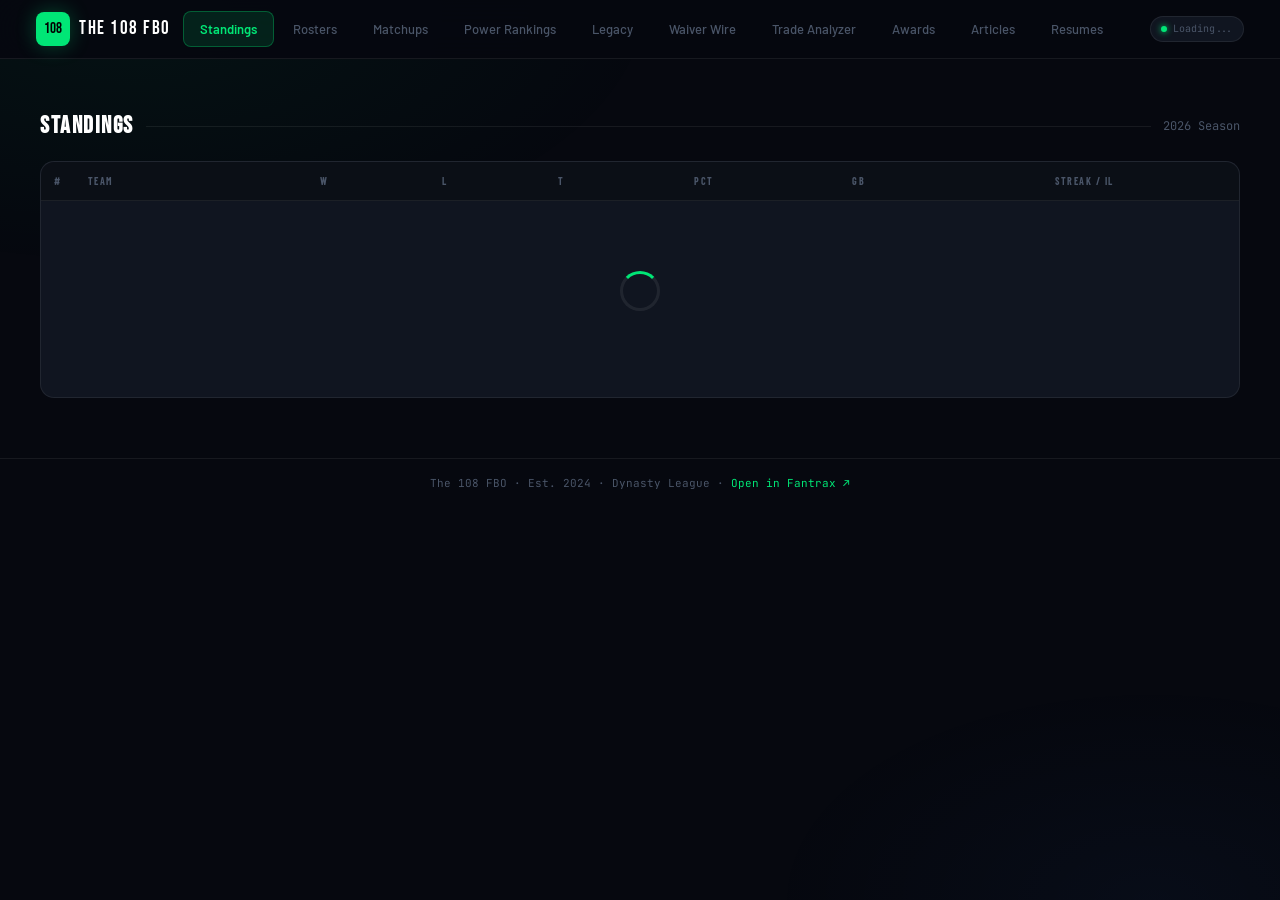
<file: index (10).html>
<!DOCTYPE html>
<html lang="en">
<head>
<meta charset="UTF-8">
<meta name="viewport" content="width=device-width, initial-scale=1.0, maximum-scale=1.0">
<meta name="description" content="The 108 FBO — Fantasy Baseball Dynasty League Dashboard">
<meta name="theme-color" content="#06080f">
<link rel="icon" href="data:image/svg+xml,<svg xmlns=%22http://www.w3.org/2000/svg%22 viewBox=%220 0 100 100%22><rect width=%22100%22 height=%22100%22 rx=%2220%22 fill=%22%2300e676%22/><text y=%22.9em%22 font-size=%2270%22 x=%2250%25%22 text-anchor=%22middle%22 font-family=%22sans-serif%22 font-weight=%22bold%22 fill=%22%23000%22>1</text></svg>">
<title>The 108 FBO</title>
<style>
/* ═══════════════════════════════════════════════
   THE 108 FBO — DESIGN SYSTEM
   ═══════════════════════════════════════════════ */

@import url('https://fonts.googleapis.com/css2?family=Bebas+Neue&family=Barlow:ital,wght@0,300;0,400;0,500;0,600;0,700;1,400&family=Barlow+Condensed:wght@400;500;600;700&family=JetBrains+Mono:wght@400;500&display=swap');

/* ── TOKENS ── */
:root {
  --bg:       #06080f;
  --bg2:      #0c1018;
  --card:     #101520;
  --card2:    #161d2a;
  --card3:    #1c2535;
  --border:   rgba(255,255,255,.07);
  --border2:  rgba(255,255,255,.12);
  --green:    #00e676;
  --green-dim:rgba(0,230,118,.12);
  --green-glow:rgba(0,230,118,.06);
  --accent:   #ffd54f;
  --blue:     #448aff;
  --red:      #ff5252;
  --purple:   #b388ff;
  --teal:     #40c4ff;
  --orange:   #ff9800;
  --text:     #e2e8f4;
  --text2:    #8a96b0;
  --text3:    #4a5568;
  --font:     'Barlow', sans-serif;
  --cond:     'Barlow Condensed', sans-serif;
  --mono:     'JetBrains Mono', monospace;
  --display:  'Bebas Neue', sans-serif;
  --r:        10px;
  --r2:       14px;
  --shadow:   0 4px 24px rgba(0,0,0,.4);
}

/* ── RESET ── */
*, *::before, *::after { box-sizing: border-box; margin: 0; padding: 0; }
html { scroll-behavior: smooth; }
body {
  background: var(--bg);
  color: var(--text);
  font-family: var(--font);
  font-size: 15px;
  line-height: 1.6;
  min-height: 100vh;
  overflow-x: hidden;
  -webkit-tap-highlight-color: transparent;
}
a { color: var(--green); text-decoration: none; }
a:hover { text-decoration: underline; }
button { cursor: pointer; font-family: var(--font); }
select, input { font-family: var(--font); }

/* ── BACKGROUND ── */
body::before {
  content: '';
  position: fixed; inset: 0; z-index: 0; pointer-events: none;
  background:
    radial-gradient(ellipse 70% 50% at 10% 0%, rgba(0,230,118,.05) 0%, transparent 60%),
    radial-gradient(ellipse 50% 40% at 90% 100%, rgba(68,138,255,.04) 0%, transparent 60%);
}

/* ── NAV ── */
#app-nav {
  position: sticky; top: 0; z-index: 300;
  background: rgba(6,8,15,.94);
  backdrop-filter: blur(20px);
  border-bottom: 1px solid var(--border);
}
.nav-inner {
  max-width: 1240px; margin: 0 auto;
  padding: 0 16px;
  display: flex; align-items: center; gap: 12px;
  height: 58px;
}
.nav-brand {
  display: flex; align-items: center; gap: 9px;
  flex-shrink: 0; text-decoration: none;
}
.nav-logo {
  width: 34px; height: 34px; border-radius: 8px;
  background: var(--green);
  display: flex; align-items: center; justify-content: center;
  font-family: var(--display); font-size: 15px; color: #000;
  box-shadow: 0 0 20px rgba(0,230,118,.3);
  flex-shrink: 0;
}
.nav-title {
  font-family: var(--display); font-size: 19px;
  letter-spacing: 1.5px; color: #fff;
  display: none;
}
@media (min-width: 380px) { .nav-title { display: block; } }
.nav-tabs {
  flex: 1; overflow-x: auto; scrollbar-width: none;
  display: none; gap: 2px; padding: 6px 0;
}
@media (min-width: 740px) { .nav-tabs { display: flex; } }
.nav-tabs::-webkit-scrollbar { display: none; }
.ntab {
  flex-shrink: 0; white-space: nowrap;
  padding: 8px 16px; border-radius: 8px;
  border: 1px solid transparent; background: transparent;
  color: var(--text3); font-size: 13px; font-weight: 500;
  transition: all .15s; cursor: pointer; min-height: 36px;
  display: flex; align-items: center;
}
.ntab:hover { color: var(--text); background: rgba(255,255,255,.05); border-color: var(--border); }
.ntab.active {
  background: var(--green-dim);
  color: var(--green);
  border: 1px solid rgba(0,230,118,.3);
  font-weight: 600;
}
.nav-updated {
  flex-shrink: 0; display: none; align-items: center; gap: 6px;
  font-family: var(--mono); font-size: 10px; color: var(--text3);
  background: var(--card); border: 1px solid var(--border);
  padding: 4px 10px; border-radius: 20px;
}
@media (min-width: 740px) { .nav-updated { display: flex; } }
.live-dot {
  width: 6px; height: 6px; border-radius: 50%;
  background: var(--green); box-shadow: 0 0 6px var(--green);
  animation: blink 2s infinite;
}
@keyframes blink { 0%,100% { opacity: 1; } 50% { opacity: .3; } }

/* ── MOBILE DROPDOWN NAV ── */
#mobile-nav-wrap {
  display: none;
  padding: 8px 14px 6px;
  background: rgba(6,8,15,.98);
  border-bottom: 1px solid var(--border);
  position: sticky; top: 58px; z-index: 250;
}
@media (max-width: 739px) { #mobile-nav-wrap { display: block; } }
#mobile-nav-select {
  width: 100%;
  font-size: 14px; font-weight: 600;
  padding: 10px 14px;
  border-radius: 10px;
  border: 1px solid rgba(0,230,118,.3);
  background: var(--card2);
  color: var(--green);
  font-family: var(--font);
  appearance: none;
  -webkit-appearance: none;
  background-image: url("data:image/svg+xml,%3Csvg xmlns='http://www.w3.org/2000/svg' width='12' height='12' viewBox='0 0 12 12'%3E%3Cpath fill='%2300e676' d='M6 8L1 3h10z'/%3E%3C/svg%3E");
  background-repeat: no-repeat;
  background-position: right 14px center;
  padding-right: 36px;
  cursor: pointer;
}
#mobile-nav-select:focus { outline: none; border-color: var(--green); }

/* ── PAGES ── */
.page {
  display: none; position: relative; z-index: 1;
  max-width: 1240px; margin: 0 auto;
  padding: 16px 14px 40px;
}
.page.active { display: block; }
@media (min-width: 740px) { .page { padding: 28px 20px 60px; } }

/* ── SECTION HEADER ── */
.section-header {
  display: flex; align-items: center; gap: 12px;
  margin-bottom: 16px;
}
.section-header h2 {
  font-family: var(--display); font-size: 24px;
  letter-spacing: 1.5px; color: #fff; white-space: nowrap;
}
.section-header .sh-sub {
  font-size: 12px; color: var(--text3);
  font-family: var(--mono);
}
.sh-line { flex: 1; height: 1px; background: var(--border); }

/* ── STAT STRIP ── */
.stat-strip {
  display: grid; grid-template-columns: repeat(4, 1fr);
  gap: 8px; margin-bottom: 20px;
}
.stat-tile {
  background: var(--card); border: 1px solid var(--border);
  border-radius: var(--r); padding: 12px 10px; text-align: center;
}
.stat-tile .sv {
  font-family: var(--display); font-size: 28px;
  color: var(--green); line-height: 1;
}
.stat-tile .sl {
  font-size: 10px; color: var(--text3); margin-top: 3px;
  text-transform: uppercase; letter-spacing: .5px;
}

/* ── TABLE ── */
.tbl-wrap {
  background: var(--card); border: 1px solid var(--border);
  border-radius: var(--r2); overflow: auto;
  -webkit-overflow-scrolling: touch;
}
table { width: 100%; border-collapse: collapse; min-width: 340px; }
thead th {
  font-family: var(--cond); font-size: 10px; letter-spacing: 1.5px;
  color: var(--text3); text-transform: uppercase;
  padding: 11px 13px; text-align: left;
  background: rgba(0,0,0,.3); border-bottom: 1px solid var(--border);
  white-space: nowrap;
}
thead th.tc { text-align: center; }
tbody td {
  padding: 10px 13px; font-size: 13px;
  border-bottom: 1px solid rgba(255,255,255,.04);
  vertical-align: middle;
}
tbody td.tc { text-align: center; }
tbody tr:last-child td { border-bottom: none; }
tbody tr:hover td { background: rgba(0,230,118,.02); }

/* ── RANK NUMBERS ── */
.rk { font-family: var(--display); font-size: 20px; color: var(--text3); }
.rk.g1 { color: var(--accent); }
.rk.g2 { color: #c0c8d8; }
.rk.g3 { color: #a1887f; }
.rk.danger { color: var(--red); }

/* ── TEAM CELL ── */
.team-cell { display: flex; align-items: center; gap: 9px; }
.team-avatar {
  width: 28px; height: 28px; border-radius: 7px; flex-shrink: 0;
  display: flex; align-items: center; justify-content: center;
  font-family: var(--cond); font-size: 11px; font-weight: 700; color: #fff;
}
.team-name { font-weight: 600; font-size: 13px; line-height: 1.2; }
.team-owner { font-size: 11px; color: var(--text3); }

/* ── BADGES ── */
.badge {
  display: inline-block; padding: 2px 7px; border-radius: 4px;
  font-family: var(--cond); font-size: 10px; font-weight: 600;
}
.badge-green { background: var(--green-dim); color: var(--green); border: 1px solid rgba(0,230,118,.25); }
.badge-red { background: rgba(255,82,82,.12); color: var(--red); border: 1px solid rgba(255,82,82,.2); }
.badge-blue { background: rgba(68,138,255,.15); color: var(--blue); border: 1px solid rgba(68,138,255,.25); }
.badge-gold { background: rgba(255,213,79,.12); color: var(--accent); border: 1px solid rgba(255,213,79,.25); }
.badge-purple { background: rgba(179,136,255,.12); color: var(--purple); border: 1px solid rgba(179,136,255,.25); }
.badge-orange { background: rgba(255,152,0,.12); color: var(--orange); border: 1px solid rgba(255,152,0,.25); }

/* ── STREAK ── */
.streak-w { background: rgba(0,230,118,.12); color: var(--green); }
.streak-l { background: rgba(255,82,82,.1); color: var(--red); }

/* ── CARDS ── */
.card {
  background: var(--card); border: 1px solid var(--border);
  border-radius: var(--r2);
}
.card-header {
  padding: 12px 15px; border-bottom: 1px solid var(--border);
  display: flex; align-items: center; justify-content: space-between; gap: 8px;
}
.card-body { padding: 12px 15px; }

/* ── GRID LAYOUTS ── */
.grid-2 { display: grid; grid-template-columns: 1fr; gap: 10px; }
.grid-3 { display: grid; grid-template-columns: 1fr; gap: 10px; }
@media (min-width: 500px) { .grid-2 { grid-template-columns: repeat(2, 1fr); } }
@media (min-width: 500px) { .grid-3 { grid-template-columns: repeat(2, 1fr); } }
@media (min-width: 860px) { .grid-3 { grid-template-columns: repeat(3, 1fr); } }

/* ── ROSTER CARDS ── */
.roster-card {
  background: var(--card); border: 1px solid var(--border);
  border-radius: var(--r2); overflow: hidden;
}
.roster-card.is-you {
  border-color: rgba(68,138,255,.5);
  box-shadow: 0 0 0 1px rgba(68,138,255,.15);
}
.roster-card-head {
  padding: 11px 13px; border-bottom: 1px solid var(--border);
  display: flex; align-items: center; justify-content: space-between; gap: 6px;
}
.roster-card-body { padding: 3px 0; max-height: 270px; overflow-y: auto; }
.player-row {
  display: flex; align-items: center; gap: 6px;
  padding: 5px 13px; border-bottom: 1px solid rgba(255,255,255,.03);
  font-size: 12px;
}
.player-row:last-child { border-bottom: none; }
.player-row:hover { background: rgba(255,255,255,.02); }
.pos-tag {
  font-family: var(--cond); font-size: 9px; font-weight: 700;
  padding: 1px 4px; border-radius: 3px; min-width: 22px;
  text-align: center; flex-shrink: 0;
}
.player-name { flex: 1; white-space: nowrap; overflow: hidden; text-overflow: ellipsis; }
.player-adp { font-family: var(--mono); font-size: 10px; color: var(--text3); flex-shrink: 0; }
.status-dot { width: 5px; height: 5px; border-radius: 50%; flex-shrink: 0; }
.group-label {
  font-size: 9px; color: var(--text3); padding: 4px 13px 2px;
  font-family: var(--cond); letter-spacing: .5px; text-transform: uppercase;
}

/* ── FORM CONTROLS ── */
.filter-row {
  display: flex; flex-wrap: wrap; gap: 8px;
  margin-bottom: 16px; align-items: flex-end;
}
.filter-item { display: flex; flex-direction: column; gap: 3px; }
.filter-item label { font-size: 11px; color: var(--text3); }
select, input[type=text], input[type=password], input[type=search] {
  font-size: 13px; padding: 7px 10px;
  border-radius: var(--r); border: 1px solid var(--border2);
  background: var(--card2); color: var(--text);
  transition: border-color .15s;
}
select:focus, input:focus {
  outline: none; border-color: rgba(0,230,118,.4);
}

/* ── BUTTONS ── */
.btn {
  padding: 8px 16px; border-radius: var(--r);
  border: 1px solid var(--border2); background: var(--card2);
  color: var(--text2); font-size: 13px; font-weight: 500;
  transition: all .15s;
}
.btn:hover { border-color: var(--green); color: var(--green); }
.btn-primary {
  background: var(--green); color: #000; font-weight: 700;
  border-color: var(--green);
}
.btn-primary:hover { background: #00ff88; color: #000; border-color: #00ff88; }
.btn-full { width: 100%; padding: 12px; font-size: 14px; border-radius: 10px; }
.btn:disabled { opacity: .45; cursor: not-allowed; }

/* ── MATCHUP CARDS ── */
.matchup-card {
  background: var(--card); border: 1px solid var(--border);
  border-radius: var(--r2); padding: 14px 16px;
}
.matchup-card.is-you { border-color: rgba(68,138,255,.4); }
.matchup-teams {
  display: grid; grid-template-columns: 1fr 52px 1fr;
  align-items: center; gap: 8px;
}
.mt-away { display: flex; flex-direction: column; }
.mt-home { display: flex; flex-direction: column; align-items: flex-end; text-align: right; }
.mt-name { font-weight: 600; font-size: 13px; line-height: 1.3; }
.mt-owner { font-size: 11px; color: var(--text3); }
.mt-score { font-family: var(--display); font-size: 22px; color: var(--accent); text-align: center; line-height: 1; }
.mt-week { font-size: 10px; color: var(--text3); font-family: var(--cond); text-align: center; letter-spacing: .5px; }
.mt-vs { font-family: var(--display); font-size: 16px; color: var(--text3); text-align: center; }

/* ── POWER RANKING CARDS ── */
.pr-card {
  background: var(--card); border: 1px solid var(--border);
  border-radius: var(--r2); padding: 14px 16px;
  display: flex; align-items: center; gap: 14px;
  transition: transform .15s;
}
.pr-card:hover { transform: translateX(3px); }
.pr-card.is-you { border-color: rgba(68,138,255,.4); }
.pr-rank {
  font-family: var(--display); font-size: 40px; line-height: 1;
  min-width: 50px; text-align: center; flex-shrink: 0;
}
.pr-body { flex: 1; min-width: 0; }
.pr-team-name { font-weight: 600; font-size: 15px; }
.pr-owner { font-size: 11px; color: var(--text3); margin-bottom: 8px; }
.pr-cats { display: flex; flex-wrap: wrap; gap: 5px; }
.pr-cat {
  background: var(--card2); border-radius: 4px;
  padding: 3px 7px; font-family: var(--cond); font-size: 11px;
  display: flex; gap: 5px; align-items: center;
}
.pr-cat-label { color: var(--text3); }
.pr-cat-val { font-weight: 700; }
.pr-cat-val.good { color: var(--green); }
.pr-cat-val.ok { color: var(--accent); }
.pr-cat-val.bad { color: var(--red); }
.pr-score-block { text-align: right; flex-shrink: 0; }
.pr-score { font-family: var(--display); font-size: 32px; color: var(--accent); line-height: 1; }
.pr-tier {
  font-family: var(--cond); font-size: 10px; font-weight: 600;
  padding: 2px 7px; border-radius: 4px; display: inline-block; margin-top: 4px;
}
.tier-elite { background: rgba(0,230,118,.15); color: var(--green); }
.tier-contender { background: rgba(255,213,79,.12); color: var(--accent); }
.tier-fringe { background: rgba(68,138,255,.12); color: var(--blue); }
.tier-rebuild { background: rgba(255,82,82,.1); color: var(--red); }

/* ── AI OUTPUT ── */
.ai-output {
  background: var(--card2); border: 1px solid var(--border);
  border-radius: var(--r2); padding: 16px; margin-top: 12px;
  font-size: 14px; line-height: 1.8; white-space: pre-wrap;
  display: none;
}
.ai-output.visible { display: block; }
.ai-thinking {
  display: flex; align-items: center; gap: 10px;
  color: var(--text3); font-size: 13px;
}
.ai-spinner {
  width: 16px; height: 16px; flex-shrink: 0;
  border: 2px solid rgba(255,255,255,.1);
  border-top-color: var(--green);
  border-radius: 50%; animation: spin .7s linear infinite;
}
@keyframes spin { to { transform: rotate(360deg); } }

/* ── TRADE ANALYZER ── */
.trade-cols {
  display: grid; grid-template-columns: 1fr 40px 1fr;
  gap: 10px; align-items: start; margin-bottom: 14px;
}
@media (max-width: 440px) {
  .trade-cols { grid-template-columns: 1fr; gap: 12px; }
}
.trade-col h4 {
  font-size: 10px; color: var(--text3); font-family: var(--cond);
  text-transform: uppercase; letter-spacing: 1px; margin-bottom: 7px;
}
.trade-for {
  display: flex; align-items: center; justify-content: center;
  padding-top: 22px; font-family: var(--display); font-size: 17px; color: var(--text3);
}
.player-chip {
  display: flex; align-items: center; gap: 6px;
  background: var(--card2); border: 1px solid var(--border2);
  border-radius: 7px; padding: 6px 10px; font-size: 12px; margin-bottom: 5px;
}
.chip-pos {
  font-family: var(--cond); font-size: 9px; font-weight: 700;
  padding: 1px 4px; border-radius: 3px; flex-shrink: 0;
}
.chip-name { flex: 1; }
.chip-adp { font-family: var(--mono); font-size: 10px; color: var(--text3); }
.chip-remove { color: var(--text3); font-size: 15px; margin-left: auto; line-height: 1; }
.chip-remove:hover { color: var(--red); cursor: pointer; }
.search-wrap { position: relative; margin-top: 5px; }
.search-wrap input { width: 100%; }
.search-drop {
  position: absolute; top: 100%; left: 0; right: 0;
  background: var(--card2); border: 1px solid var(--border2);
  border-radius: var(--r); z-index: 200;
  max-height: 180px; overflow-y: auto;
  display: none; box-shadow: var(--shadow);
}
.search-drop.open { display: block; }
.drop-item {
  padding: 8px 12px; font-size: 13px; cursor: pointer;
  border-bottom: 1px solid rgba(255,255,255,.04);
}
.drop-item:hover { background: rgba(0,230,118,.08); color: var(--green); }
.drop-item:last-child { border-bottom: none; }
.drop-meta { font-size: 10px; color: var(--text3); margin-top: 1px; }
.api-key-row {
  display: flex; align-items: center; gap: 8px;
  margin-top: 10px; flex-wrap: wrap;
}
.api-key-row label { font-size: 11px; color: var(--text3); white-space: nowrap; }
.api-key-row input { flex: 1; font-size: 12px; min-width: 0; }

/* ── AWARD CARDS ── */
.award-card {
  background: var(--card); border: 1px solid var(--border);
  border-radius: var(--r2); padding: 16px;
  display: flex; align-items: center; gap: 14px;
}
.award-icon { font-size: 32px; flex-shrink: 0; }
.award-body { flex: 1; }
.award-title { font-weight: 700; font-size: 15px; color: var(--red); }
.award-team { font-size: 13px; color: var(--text2); margin-top: 2px; }
.award-reason { font-size: 12px; color: var(--text3); margin-top: 4px; }
.award-count { font-family: var(--display); font-size: 28px; color: var(--red); }
.award-count-label { font-size: 10px; color: var(--text3); }

/* ── RESUME CARDS ── */
.resume-card {
  background: var(--card); border: 1px solid var(--border);
  border-radius: var(--r2); overflow: hidden; margin-bottom: 14px;
}
.resume-hero {
  padding: 20px; background: linear-gradient(135deg, rgba(0,0,0,.4), transparent);
  border-bottom: 1px solid var(--border);
  display: flex; align-items: center; gap: 16px;
}
.resume-avatar {
  width: 64px; height: 64px; border-radius: 12px; flex-shrink: 0;
  display: flex; align-items: center; justify-content: center;
  font-family: var(--display); font-size: 26px; color: #fff;
}
.resume-name { font-family: var(--display); font-size: 28px; letter-spacing: 1px; color: #fff; line-height: 1; }
.resume-team { font-size: 13px; color: var(--text3); margin-top: 4px; }
.resume-stats {
  display: grid; grid-template-columns: repeat(3, 1fr);
  gap: 8px; padding: 16px;
  border-bottom: 1px solid var(--border);
}
@media (min-width: 500px) { .resume-stats { grid-template-columns: repeat(6, 1fr); } }
.resume-stat { text-align: center; }
.resume-stat-val { font-family: var(--display); font-size: 24px; color: var(--green); line-height: 1; }
.resume-stat-label { font-size: 10px; color: var(--text3); margin-top: 2px; }
.resume-sections { padding: 16px; display: grid; gap: 12px; }
.resume-section-title {
  font-family: var(--cond); font-size: 11px; font-weight: 700;
  color: var(--green); text-transform: uppercase; letter-spacing: 1px;
  margin-bottom: 6px;
}
.resume-section-body { font-size: 13px; color: var(--text2); line-height: 1.7; }
.matchup-item {
  display: flex; align-items: center; justify-content: space-between;
  padding: 6px 0; border-bottom: 1px solid rgba(255,255,255,.04); font-size: 12px;
}
.matchup-item:last-child { border-bottom: none; }

/* ── CHAMPIONSHIP HISTORY ── */
.champ-card {
  background: var(--card); border: 1px solid var(--border);
  border-radius: var(--r2); padding: 20px;
  display: flex; align-items: center; gap: 16px;
  margin-bottom: 10px;
}
.champ-year { font-family: var(--display); font-size: 44px; color: var(--text3); line-height: 1; min-width: 90px; }
.champ-trophy { font-size: 28px; flex-shrink: 0; }
.champ-team { font-family: var(--display); font-size: 24px; letter-spacing: 1px; color: var(--accent); }
.champ-owner { font-size: 13px; color: var(--text3); margin-top: 2px; }
.champ-score { font-family: var(--mono); font-size: 12px; color: var(--text3); margin-top: 4px; }
.champ-bar {
  display: flex; align-items: center; gap: 10px; padding: 10px 0;
  border-bottom: 1px solid var(--border);
}
.champ-bar:last-child { border-bottom: none; }
.champ-bar-team { min-width: 200px; font-size: 13px; font-weight: 500; }
.champ-bar-track {
  flex: 1; height: 24px; background: var(--card2);
  border-radius: 4px; overflow: hidden; position: relative;
}
.champ-bar-fill {
  height: 100%; display: flex; align-items: center;
  padding-left: 8px; font-family: var(--cond); font-size: 12px;
  font-weight: 700; color: #000; transition: width .5s;
}
.champ-bar-count { font-family: var(--display); font-size: 20px; color: var(--text2); min-width: 28px; text-align: right; }

/* ── RECORDS ── */
.record-cat-grid {
  display: grid; grid-template-columns: 1fr;
  gap: 10px;
}
@media (min-width: 600px) { .record-cat-grid { grid-template-columns: repeat(2, 1fr); } }
@media (min-width: 900px) { .record-cat-grid { grid-template-columns: repeat(3, 1fr); } }
.record-cat-card {
  background: var(--card); border: 1px solid var(--border);
  border-radius: var(--r2); overflow: hidden;
}
.record-cat-header {
  padding: 10px 14px; border-bottom: 1px solid var(--border);
  font-family: var(--display); font-size: 18px; letter-spacing: 1px;
  display: flex; justify-content: space-between; align-items: center;
}
.record-row {
  display: flex; align-items: center; gap: 10px;
  padding: 8px 14px; border-bottom: 1px solid rgba(255,255,255,.04); font-size: 12px;
}
.record-row:last-child { border-bottom: none; }
.record-value { font-family: var(--mono); font-weight: 600; min-width: 50px; }
.record-team { flex: 1; color: var(--text2); }
.record-meta { font-size: 10px; color: var(--text3); }
.best-badge { color: var(--green); }
.worst-badge { color: var(--red); }

/* ── H2H TABLE ── */
.h2h-table { overflow: auto; -webkit-overflow-scrolling: touch; }
.h2h-table table { min-width: 600px; }
.h2h-cell {
  font-family: var(--mono); font-size: 11px; text-align: center; padding: 6px 8px;
}
.h2h-win { color: var(--green); font-weight: 600; }
.h2h-loss { color: var(--red); }
.h2h-label { font-size: 11px; color: var(--text3); font-weight: 500; }

/* ── LUCK / SOS ── */
.luck-bar-wrap { display: flex; flex-direction: column; gap: 6px; }
.luck-row {
  display: flex; align-items: center; gap: 10px;
  padding: 8px 0; border-bottom: 1px solid var(--border);
}
.luck-row:last-child { border-bottom: none; }
.luck-rank { font-family: var(--display); font-size: 20px; color: var(--text3); width: 30px; }
.luck-team { min-width: 160px; font-size: 13px; font-weight: 500; }
.luck-bar-track {
  flex: 1; height: 8px; background: var(--card2);
  border-radius: 4px; overflow: hidden;
}
.luck-bar-fill { height: 100%; border-radius: 4px; transition: width .5s; }
.luck-val { font-family: var(--mono); font-size: 12px; min-width: 50px; text-align: right; }

/* ── CATEGORY KINGS ── */
.cat-king-card {
  background: var(--card); border: 1px solid var(--border);
  border-radius: var(--r2); padding: 14px; display: flex;
  align-items: center; gap: 12px;
}
.cat-king-crown { font-size: 24px; flex-shrink: 0; }
.cat-king-cat {
  font-family: var(--display); font-size: 20px; letter-spacing: 1px;
  min-width: 60px; color: var(--accent);
}
.cat-king-team { font-weight: 600; font-size: 13px; }
.cat-king-val { font-family: var(--mono); font-size: 13px; color: var(--green); }
.cat-king-owner { font-size: 11px; color: var(--text3); }

/* ── OUTLIER CARDS ── */
.outlier-card {
  background: var(--card); border: 1px solid var(--border);
  border-radius: var(--r2); padding: 14px;
}
.outlier-title {
  font-family: var(--cond); font-size: 11px; font-weight: 700;
  color: var(--text3); text-transform: uppercase; letter-spacing: 1px; margin-bottom: 10px;
}
.outlier-row {
  display: flex; align-items: center; gap: 10px; padding: 7px 0;
  border-bottom: 1px solid rgba(255,255,255,.04); font-size: 12px;
}
.outlier-row:last-child { border-bottom: none; }
.outlier-rank { font-family: var(--display); font-size: 18px; color: var(--text3); min-width: 24px; }
.outlier-team { flex: 1; font-weight: 500; }
.outlier-val { font-family: var(--mono); font-weight: 600; }
.outlier-meta { font-size: 10px; color: var(--text3); }

/* ── ARTICLE CARDS ── */
.article-card {
  background: var(--card); border: 1px solid var(--border);
  border-radius: var(--r2); padding: 20px; margin-bottom: 14px;
}
.article-header {
  display: flex; align-items: center; justify-content: space-between;
  margin-bottom: 14px; flex-wrap: wrap; gap: 8px;
}
.article-matchup {
  font-family: var(--display); font-size: 20px; letter-spacing: 1px;
  color: #fff;
}
.article-week { font-family: var(--mono); font-size: 11px; color: var(--text3); }
.article-body {
  font-size: 14px; line-height: 1.85; color: var(--text2);
  white-space: pre-wrap;
}
.article-loading {
  display: flex; align-items: center; gap: 10px;
  color: var(--text3); font-size: 13px; padding: 20px 0;
}

/* ── LEGACY SCORE ── */
.legacy-card {
  background: var(--card); border: 1px solid var(--border);
  border-radius: var(--r2); padding: 14px 16px;
  display: flex; align-items: center; gap: 14px; margin-bottom: 8px;
}
.legacy-rank { font-family: var(--display); font-size: 38px; min-width: 48px; text-align: center; }
.legacy-body { flex: 1; min-width: 0; }
.legacy-team { font-weight: 600; font-size: 15px; }
.legacy-owner { font-size: 11px; color: var(--text3); margin-bottom: 8px; }
.legacy-breakdown { display: flex; flex-wrap: wrap; gap: 5px; }
.legacy-component {
  background: var(--card2); border-radius: 4px;
  padding: 3px 8px; font-family: var(--cond); font-size: 11px;
}
.legacy-score-block { text-align: right; flex-shrink: 0; }
.legacy-score { font-family: var(--display); font-size: 34px; color: var(--purple); line-height: 1; }
.legacy-max { font-size: 10px; color: var(--text3); }

/* ── PROGRESS BARS ── */
.progress-bar {
  height: 6px; background: var(--card2); border-radius: 3px;
  overflow: hidden; margin-top: 4px;
}
.progress-fill { height: 100%; border-radius: 3px; transition: width .5s; }

/* ── TABS (inline) ── */
.tab-bar {
  display: flex; gap: 3px; flex-wrap: wrap;
  background: var(--card); border: 1px solid var(--border);
  border-radius: 10px; padding: 4px; margin-bottom: 16px; width: fit-content;
}
.tab-btn {
  padding: 5px 14px; border-radius: 7px; border: none;
  background: transparent; color: var(--text3);
  font-family: var(--font); font-size: 12px; font-weight: 500;
  cursor: pointer; transition: all .15s; white-space: nowrap;
}
.tab-btn:hover { color: var(--text); }
.tab-btn.active {
  background: var(--green); color: #000; font-weight: 700;
}

/* ── LOADING / EMPTY ── */
.loading-state {
  text-align: center; padding: 60px 20px; color: var(--text3);
}
.loading-spinner {
  width: 40px; height: 40px; border: 3px solid var(--border);
  border-top-color: var(--green); border-radius: 50%;
  animation: spin .7s linear infinite; margin: 0 auto 16px;
}
.empty-state {
  text-align: center; padding: 40px 20px;
  color: var(--text3); font-size: 13px;
}

/* ── TOOLTIP ── */
.tooltip {
  position: relative; cursor: help;
}
.tooltip::after {
  content: attr(data-tip);
  position: absolute; bottom: 120%; left: 50%; transform: translateX(-50%);
  background: var(--card2); border: 1px solid var(--border2);
  border-radius: 6px; padding: 5px 10px; font-size: 11px;
  white-space: nowrap; pointer-events: none; opacity: 0;
  transition: opacity .15s; z-index: 100;
}
.tooltip:hover::after { opacity: 1; }

/* ── WAIVER ── */
.waiver-section-title {
  font-family: var(--cond); font-size: 11px; font-weight: 700;
  color: var(--text3); text-transform: uppercase; letter-spacing: 1px;
  padding: 8px 14px 4px; border-bottom: none;
}
.waiver-player-card {
  display: flex; align-items: center; justify-content: space-between;
  padding: 9px 14px; border-bottom: 1px solid rgba(255,255,255,.04);
  font-size: 12px;
}
.waiver-player-card:last-child { border-bottom: none; }
.waiver-player-card:hover { background: rgba(255,255,255,.02); }
.waiver-player-name { font-weight: 600; font-size: 13px; }
.waiver-player-info { font-size: 11px; color: var(--text3); margin-top: 1px; }
.waiver-add { color: var(--green); border: 1px solid rgba(0,230,118,.3); background: var(--green-dim); }
.waiver-drop { color: var(--red); border: 1px solid rgba(255,82,82,.2); background: rgba(255,82,82,.08); }

/* ── COLOR VARS FOR TEAMS ── */
.c-blue { color: #448aff; } .bg-blue { background: #448aff; }
.c-teal { color: #40c4ff; } .bg-teal { background: #40c4ff; }
.c-green { color: #00e676; } .bg-green { background: #00e676; }
.c-red { color: #ff5252; } .bg-red { background: #ff5252; }
.c-orange { color: #ff9800; } .bg-orange { background: #ff9800; }
.c-purple { color: #b388ff; } .bg-purple { background: #b388ff; }
.c-pink { color: #f48fb1; } .bg-pink { background: #f48fb1; }
.c-amber { color: #ffd54f; } .bg-amber { background: #ffd54f; }
.c-cyan { color: #84ffff; } .bg-cyan { background: #84ffff; }
.c-lime { color: #ccff90; } .bg-lime { background: #ccff90; }
.c-indigo { color: #7986cb; } .bg-indigo { background: #7986cb; }
.c-brown { color: #a1887f; } .bg-brown { background: #a1887f; }

/* ── FOOTER ── */
#app-footer {
  text-align: center; padding: 16px;
  font-family: var(--mono); font-size: 11px; color: var(--text3);
  border-top: 1px solid var(--border); position: relative; z-index: 1;
}

/* ── RESPONSIVE TWEAKS ── */
@media (max-width: 400px) {
  .pr-card { flex-wrap: wrap; }
  .legacy-card { flex-wrap: wrap; }
  .champ-card { flex-wrap: wrap; }
}

</style>
</head>
<body>

<!-- ── TOP NAV ── -->
<nav id="app-nav">
  <div class="nav-inner">
    <a class="nav-brand" href="#">
      <div class="nav-logo">108</div>
      <div class="nav-title">THE 108 FBO</div>
    </a>
    <div class="nav-tabs">
      <button class="ntab active" data-page="standings">Standings</button>
      <button class="ntab" data-page="rosters">Rosters</button>
      <button class="ntab" data-page="matchups">Matchups</button>
      <button class="ntab" data-page="power">Power Rankings</button>
      <button class="ntab" data-page="legacy">Legacy</button>
      <button class="ntab" data-page="waiver">Waiver Wire</button>
      <button class="ntab" data-page="trade">Trade Analyzer</button>
      <button class="ntab" data-page="awards">Awards</button>
      <button class="ntab" data-page="articles">Articles</button>
      <button class="ntab" data-page="resumes">Resumes</button>
      <button class="ntab" data-page="championships">Championships</button>
      <button class="ntab" data-page="records">Records</button>
      <button class="ntab" data-page="h2h">H2H</button>
      <button class="ntab" data-page="luck">Luck Index</button>
      <button class="ntab" data-page="stats">All-Time Stats</button>
      <button class="ntab" data-page="outliers">Outliers</button>
      <button class="ntab" data-page="catking">Cat Kings</button>
    </div>
    <div class="nav-updated">
      <div class="live-dot"></div>
      <span id="updated-text">Loading...</span>
    </div>
  </div>
</nav>

<!-- ═══════════════════════════════════════════════
     STANDINGS
     ═══════════════════════════════════════════════ -->
<div id="page-standings" class="page active">
  <div id="standings-stats" class="stat-strip"></div>
  <div class="section-header">
    <h2>Standings</h2>
    <div class="sh-line"></div>
    <div class="sh-sub">2026 Season</div>
  </div>
  <div class="tbl-wrap">
    <table>
      <thead>
        <tr>
          <th style="width:32px">#</th>
          <th>Team</th>
          <th class="tc">W</th><th class="tc">L</th><th class="tc">T</th>
          <th class="tc">PCT</th><th class="tc">GB</th><th class="tc">Streak / IL</th>
        </tr>
      </thead>
      <tbody id="standings-tbody">
        <tr><td colspan="8"><div class="loading-state"><div class="loading-spinner"></div></div></td></tr>
      </tbody>
    </table>
  </div>
</div>

<!-- ═══════════════════════════════════════════════
     ROSTERS
     ═══════════════════════════════════════════════ -->
<div id="page-rosters" class="page">
  <div class="filter-row">
    <div class="filter-item">
      <label>Sort by</label>
      <select id="r-sort" onchange="renderRosters()">
        <option value="name">Team name</option>
        <option value="adp">Best ADP</option>
        <option value="score">Dynasty score</option>
        <option value="il">Most IL</option>
      </select>
    </div>
    <div class="filter-item">
      <label>Status</label>
      <select id="r-status" onchange="renderRosters()">
        <option value="all">All</option>
        <option value="ACTIVE">Active</option>
        <option value="RESERVE">Reserve</option>
        <option value="MINORS">Minors</option>
        <option value="INJURED_RESERVE">IL</option>
      </select>
    </div>
    <div class="filter-item">
      <label>Position</label>
      <select id="r-pos" onchange="renderRosters()">
        <option value="all">All</option>
        <option value="SP">SP</option><option value="RP">RP</option>
        <option value="C">C</option><option value="1B">1B</option>
        <option value="2B">2B</option><option value="3B">3B</option>
        <option value="SS">SS</option><option value="OF">OF</option>
        <option value="UT">UT</option>
      </select>
    </div>
    <div class="filter-item">
      <label>Search player</label>
      <input type="search" id="r-search" placeholder="Name..." oninput="renderRosters()" style="width:140px">
    </div>
  </div>
  <div id="roster-grid" class="grid-3">
    <div class="loading-state"><div class="loading-spinner"></div></div>
  </div>
</div>

<!-- ═══════════════════════════════════════════════
     MATCHUPS
     ═══════════════════════════════════════════════ -->
<div id="page-matchups" class="page">
  <div class="filter-row">
    <div class="filter-item">
      <label>Week</label>
      <select id="matchup-week" onchange="renderMatchupCards()"></select>
    </div>
  </div>
  <div id="matchup-grid" class="grid-2">
    <div class="loading-state"><div class="loading-spinner"></div></div>
  </div>
  <div id="matchup-preview"></div>
</div>

<!-- ═══════════════════════════════════════════════
     POWER RANKINGS
     ═══════════════════════════════════════════════ -->
<div id="page-power" class="page">
  <div class="section-header">
    <h2>Power Rankings</h2>
    <div class="sh-line"></div>
  </div>
  <div id="power-cats-note" style="font-size:11px;color:var(--text3);margin-bottom:16px;line-height:1.6"></div>
  <div id="power-list" style="display:flex;flex-direction:column;gap:8px">
    <div class="loading-state"><div class="loading-spinner"></div></div>
  </div>
</div>

<!-- ═══════════════════════════════════════════════
     LEGACY RANKINGS
     ═══════════════════════════════════════════════ -->
<div id="page-legacy" class="page">
  <div class="section-header">
    <h2>Legacy Rankings</h2>
    <div class="sh-line"></div>
  </div>
  <div style="background:var(--card);border:1px solid var(--border);border-radius:var(--r2);padding:14px;margin-bottom:18px;font-size:13px;color:var(--text2)">
    <strong style="color:var(--purple)">Formula:</strong>
    🏆 Championships (15 pts each, uncapped) &nbsp;+&nbsp;
    📈 Sustained Winning (25 pts max) &nbsp;+&nbsp;
    💪 Dominance (20 pts max) &nbsp;+&nbsp;
    🎯 Consistency (15 pts max) &nbsp;+&nbsp;
    🧠 Acumen (10 pts max)
  </div>
  <div id="legacy-list" style="display:flex;flex-direction:column;gap:8px">
    <div class="loading-state"><div class="loading-spinner"></div></div>
  </div>
</div>

<!-- ═══════════════════════════════════════════════
     WAIVER WIRE
     ═══════════════════════════════════════════════ -->
<div id="page-waiver" class="page">
  <div class="section-header"><h2>Waiver Wire</h2><div class="sh-line"></div></div>
  <div class="filter-row">
    <div class="filter-item">
      <label>Analyzing for team</label>
      <select id="waiver-team" onchange="renderWaiver()" style="max-width:240px"></select>
    </div>
  </div>
  <div style="font-size:12px;color:var(--text3);margin-bottom:14px">
    Best available players (not on any roster) ranked by ADP.
    Scoring categories: R · HR · RBI · K · SB · AVG · OPS / IP · H · K · QS · ERA · WHIP · SV+HLD
  </div>
  <div id="waiver-container">
    <div class="loading-state"><div class="loading-spinner"></div></div>
  </div>
</div>

<!-- ═══════════════════════════════════════════════
     TRADE ANALYZER
     ═══════════════════════════════════════════════ -->
<div id="page-trade" class="page">
  <div class="section-header"><h2>Trade Analyzer</h2><div class="sh-line"></div></div>
  <div style="max-width:700px">
    <div class="card" style="padding:18px;margin-bottom:12px">
      <div style="font-family:var(--cond);font-size:14px;font-weight:600;margin-bottom:14px;letter-spacing:.5px">
        ⚾ Build Your Trade
      </div>
      <div class="trade-cols">
        <div>
          <h4>You Give</h4>
          <div id="give-chips"></div>
          <div class="search-wrap">
            <input type="text" id="give-input" placeholder="Search player..." oninput="searchTrade('give')" autocomplete="off">
            <div class="search-drop" id="give-drop"></div>
          </div>
        </div>
        <div class="trade-for">FOR</div>
        <div>
          <h4>You Get</h4>
          <div id="get-chips"></div>
          <div class="search-wrap">
            <input type="text" id="get-input" placeholder="Search player..." oninput="searchTrade('get')" autocomplete="off">
            <div class="search-drop" id="get-drop"></div>
          </div>
        </div>
      </div>
      <button class="btn btn-primary btn-full" id="trade-btn" onclick="analyzeTrade()">
        Analyze Trade
      </button>
      <div class="api-key-row">
        <label>Claude API Key (optional):</label>
        <input type="password" id="trade-api-key" placeholder="sk-ant-... for AI analysis">
      </div>
      <div style="font-size:11px;color:var(--text3);margin-top:6px">
        Without a key: ADP math + category impact analysis. With a key: full AI narrative using your exact scoring categories.
      </div>
    </div>
    <div class="ai-output" id="trade-out"></div>
  </div>
</div>

<!-- ═══════════════════════════════════════════════
     AWARDS — ASSHOLE OF THE WEEK
     ═══════════════════════════════════════════════ -->
<div id="page-awards" class="page">
  <div class="section-header"><h2>💩 Asshole of the Week</h2><div class="sh-line"></div></div>
  <div style="font-size:13px;color:var(--text3);margin-bottom:18px">
    Awarded to any team that exceeds the 10 SP maximum starts per week. Result: automatic loss, no exceptions.
  </div>

  <div class="section-header" style="margin-top:8px"><h2>All-Time Leaderboard</h2><div class="sh-line"></div></div>
  <div id="aotw-leaderboard"></div>

  <div class="section-header" style="margin-top:24px"><h2>Weekly History</h2><div class="sh-line"></div></div>
  <div id="aotw-history" class="card" style="padding:0 16px"></div>

  <div class="section-header" style="margin-top:24px"><h2>🏆 Perfect Matchups (14-0)</h2><div class="sh-line"></div></div>
  <div id="perfect-matchups"></div>
</div>

<!-- ═══════════════════════════════════════════════
     WEEKLY ARTICLES
     ═══════════════════════════════════════════════ -->
<div id="page-articles" class="page">
  <div class="section-header"><h2>📰 FBO Insider Articles</h2><div class="sh-line"></div></div>
  <div style="font-size:13px;color:var(--text2);margin-bottom:18px">
    AI-written weekly matchup previews. Add your Claude API key for full articles with player analysis, predictions, and trash talk.
  </div>
  <div class="filter-row">
    <div class="filter-item">
      <label>Week</label>
      <select id="article-week"></select>
    </div>
    <div class="filter-item">
      <label>Claude API Key</label>
      <input type="password" id="article-api-key" placeholder="sk-ant-..." style="width:200px">
    </div>
    <div class="filter-item" style="padding-top:18px">
      <button class="btn btn-primary" onclick="generateArticles()">Generate Articles</button>
    </div>
  </div>
  <div id="articles-container">
    <div class="empty-state">Select a week and click Generate Articles. Add your Claude API key for AI-written content.</div>
  </div>
</div>

<!-- ═══════════════════════════════════════════════
     OWNER RESUMES
     ═══════════════════════════════════════════════ -->
<div id="page-resumes" class="page">
  <div class="section-header"><h2>Owner Resumes</h2><div class="sh-line"></div></div>
  <div class="filter-row" style="margin-bottom:20px">
    <div class="filter-item">
      <label>Select team</label>
      <select id="resume-team" onchange="renderResumeFor(this.value)" style="max-width:260px"></select>
    </div>
  </div>
  <div id="resume-container">
    <div class="loading-state"><div class="loading-spinner"></div></div>
  </div>
</div>

<!-- ═══════════════════════════════════════════════
     CHAMPIONSHIP HISTORY
     ═══════════════════════════════════════════════ -->
<div id="page-championships" class="page">
  <div class="section-header"><h2>Championship History</h2><div class="sh-line"></div></div>

  <div class="section-header" style="margin-top:8px"><h2>Year by Year</h2><div class="sh-line"></div></div>
  <div id="champ-history"></div>

  <div class="section-header" style="margin-top:24px"><h2>Championship Count</h2><div class="sh-line"></div></div>
  <div id="champ-count" class="card" style="padding:16px"></div>

  <div class="section-header" style="margin-top:24px"><h2>Championship Drought Tracker</h2><div class="sh-line"></div></div>
  <div id="champ-drought" class="card" style="padding:16px"></div>
</div>

<!-- ═══════════════════════════════════════════════
     LEAGUE RECORDS
     ═══════════════════════════════════════════════ -->
<div id="page-records" class="page">
  <div class="section-header"><h2>League Records</h2><div class="sh-line"></div></div>
  <div class="filter-row">
    <div class="filter-item">
      <label>Record type</label>
      <select id="records-view" onchange="renderRecords()">
        <option value="single">Single Week</option>
        <option value="extended">Extended Matchup (2-week)</option>
      </select>
    </div>
  </div>
  <div id="records-grid" class="record-cat-grid">
    <div class="loading-state"><div class="loading-spinner"></div></div>
  </div>
</div>

<!-- ═══════════════════════════════════════════════
     HEAD TO HEAD
     ═══════════════════════════════════════════════ -->
<div id="page-h2h" class="page">
  <div class="section-header"><h2>Head to Head</h2><div class="sh-line"></div></div>
  <div id="h2h-container">
    <div class="loading-state"><div class="loading-spinner"></div></div>
  </div>
</div>

<!-- ═══════════════════════════════════════════════
     LUCK INDEX
     ═══════════════════════════════════════════════ -->
<div id="page-luck" class="page">
  <div class="section-header"><h2>Luck Index</h2><div class="sh-line"></div></div>
  <div class="filter-row">
    <div class="filter-item">
      <label>Season</label>
      <select id="luck-year" onchange="renderLuck()">
        <option value="2025">2025</option>
        <option value="2024">2024</option>
      </select>
    </div>
  </div>
  <div id="luck-container">
    <div class="loading-state"><div class="loading-spinner"></div></div>
  </div>
</div>

<!-- ═══════════════════════════════════════════════
     ALL-TIME STATS
     ═══════════════════════════════════════════════ -->
<div id="page-stats" class="page">
  <div class="section-header"><h2>All-Time Stats</h2><div class="sh-line"></div></div>
  <div class="filter-row">
    <div class="filter-item">
      <label>View</label>
      <select id="stats-view" onchange="renderStats()">
        <option value="season">Season Totals</option>
        <option value="team">Team Weekly Bests/Worsts</option>
      </select>
    </div>
    <div class="filter-item">
      <label>Season</label>
      <select id="stats-year" onchange="renderStats()">
        <option value="2025">2025</option>
        <option value="2024">2024</option>
      </select>
    </div>
    <div class="filter-item" id="stats-team-wrap" style="display:none">
      <label>Team</label>
      <select id="stats-team" onchange="renderTeamWeeklyBests(APP.history)" style="max-width:220px"></select>
    </div>
  </div>
  <div style="font-size:12px;color:var(--text3);margin-bottom:12px">
    Season Totals: 🟢 Top 3 · 🟡 Top 6 · 🔴 Bottom 2 &nbsp;|&nbsp; Team View: top 5 best + worst weeks per category
  </div>
  <div id="stats-container">
    <div class="loading-state"><div class="loading-spinner"></div></div>
  </div>
</div>

<!-- ═══════════════════════════════════════════════
     OUTLIERS
     ═══════════════════════════════════════════════ -->
<div id="page-outliers" class="page">
  <div class="section-header"><h2>Outliers</h2><div class="sh-line"></div></div>
  <div style="font-size:13px;color:var(--text3);margin-bottom:18px">
    The best and worst single-week performances in league history.
  </div>
  <div id="outliers-container">
    <div class="loading-state"><div class="loading-spinner"></div></div>
  </div>
</div>

<!-- ═══════════════════════════════════════════════
     CATEGORY KINGS
     ═══════════════════════════════════════════════ -->
<div id="page-catking" class="page">
  <div class="section-header"><h2>Category Kings</h2><div class="sh-line"></div></div>
  <div style="font-size:13px;color:var(--text3);margin-bottom:18px">
    Season leaders for every scoring category. Updated annually.
  </div>
  <div id="catking-container">
    <div class="loading-state"><div class="loading-spinner"></div></div>
  </div>
</div>

<!-- ── BOTTOM NAV ── -->
<div id="mobile-nav-wrap">
  <select id="mobile-nav-select" onchange="goMobile(this.value)">
    <option value="standings">📊 Standings</option>
    <option value="rosters">🧢 Rosters</option>
    <option value="matchups">⚔️ Matchups</option>
    <option value="power">🏆 Power Rankings</option>
    <option value="legacy">👑 Legacy Rankings</option>
    <option value="waiver">🎯 Waiver Wire</option>
    <option value="trade">🔄 Trade Analyzer</option>
    <option value="awards">💩 Awards</option>
    <option value="articles">📰 Articles</option>
    <option value="resumes">📋 Owner Resumes</option>
    <option value="championships">🏆 Championships</option>
    <option value="records">📈 Records</option>
    <option value="h2h">⚔️ Head to Head</option>
    <option value="luck">🍀 Luck Index</option>
    <option value="stats">📊 All-Time Stats</option>
    <option value="outliers">🔥 Outliers</option>
    <option value="catking">👑 Category Kings</option>
  </select>
</div>

<footer id="app-footer">
  The 108 FBO · Est. 2024 · Dynasty League ·
  <a href="https://www.fantrax.com/fantasy/league/ai1iqnl9mg6kvw0f/home" target="_blank">Open in Fantrax ↗</a>
</footer>




<script>
/* ═══════════════════════════════════════════════
   THE 108 FBO — CORE APP
   ═══════════════════════════════════════════════ */

// ── CONSTANTS ──────────────────────────────────
const YOU_ID = 'tbwrxqepmg6kvw0l'; // Rockwall Rhinos

const TEAM_COLORS = {
  'Rockwall Rhinos':              '#448aff',
  'Salt Lake City Sluggers':      '#00e676',
  'San Diego Dysons':             '#ffd54f',
  'Alaskan Blue Balls':           '#40c4ff',
  'Saravejo Archdukes':           '#ff9800',
  'Georgia Peaches':              '#f48fb1',
  'Albuquerque Predators':        '#b388ff',
  'Anaheim Arte\'s':              '#84ffff',
  'Athens Amish Mafia':           '#ccff90',
  'Virginia Beach VelociRaptors': '#ff5252',
  'Marco Island Mermaids':        '#7986cb',
  'Florida Easy Money':           '#a1887f',
};

const TEAM_COLORS_FALLBACK = [
  '#448aff','#00e676','#ffd54f','#40c4ff','#ff9800','#f48fb1',
  '#b388ff','#84ffff','#ccff90','#ff5252','#7986cb','#a1887f'
];

const POS_COLORS = {
  SP:'#448aff', RP:'#b388ff', C:'#f48fb1',
  '1B':'#ffd54f', '2B':'#00e676', '3B':'#ff5252',
  SS:'#40c4ff', OF:'#ff9800', UT:'#7986cb', P:'#84ffff'
};

const STATUS_COLORS = {
  ACTIVE: '#00e676',
  RESERVE: '#448aff',
  MINORS: '#8bc34a',
  INJURED_RESERVE: '#ff5252'
};

const HIT_CATS = ['R','HR','RBI','SO_bat','SB','AVG','OPS'];
const PIT_CATS = ['IP','H','K','QS','ERA','WHIP','SVH'];
const CAT_LABELS = {
  R:'R', HR:'HR', RBI:'RBI', SO_bat:'K', SB:'SB', AVG:'AVG', OPS:'OPS',
  IP:'IP', H:'H', K:'K', QS:'QS', ERA:'ERA', WHIP:'WHIP', SVH:'SV+HLD'
};

// ── STATE ───────────────────────────────────────
window.APP = {
  data: null,
  history: null,
  loaded: false,
};

// ── INIT ────────────────────────────────────────
async function initApp() {
  try {
    const [dataRes, histRes] = await Promise.all([
      fetch('data.json?t=' + Date.now()),
      fetch('history.json?t=' + Date.now())
    ]);
    APP.data = await dataRes.json();
    APP.history = await histRes.json();
    APP.loaded = true;

    // Build color map from roster order
    Object.values(APP.data.rosters || {}).forEach((t, i) => {
      if (!TEAM_COLORS[t.name]) {
        TEAM_COLORS[t.name] = TEAM_COLORS_FALLBACK[i % TEAM_COLORS_FALLBACK.length];
      }
    });

    // Update nav
    const updated = APP.data.meta?.updatedDate || 'Unknown';
    document.getElementById('updated-text').textContent = updated;

    // Render active page
    const activePage = document.querySelector('.page.active')?.id?.replace('page-', '');
    if (activePage) renderPage(activePage);

  } catch (e) {
    console.error('Failed to load data:', e);
    document.getElementById('updated-text').textContent = 'Load failed';
  }
}

// ── NAVIGATION ──────────────────────────────────
function navTo(name, btn, isMobile = false) {
  document.querySelectorAll('.page').forEach(p => p.classList.remove('active'));
  const page = document.getElementById('page-' + name);
  if (page) page.classList.add('active');
  document.querySelectorAll('.ntab').forEach(b => {
    b.classList.toggle('active', b.dataset.page === name);
  });
  // Sync mobile dropdown
  const msel = document.getElementById('mobile-nav-select');
  if (msel) msel.value = name;
  window.scrollTo(0, 0);
  if (APP.loaded) renderPage(name);
}

function goMobile(name) {
  document.querySelectorAll('.page').forEach(p => p.classList.remove('active'));
  const page = document.getElementById('page-' + name);
  if (page) page.classList.add('active');
  document.querySelectorAll('.ntab').forEach(b => {
    b.classList.toggle('active', b.dataset.page === name);
  });
  window.scrollTo(0, 0);
  if (APP.loaded) renderPage(name);
}

function renderPage(name) {
  switch (name) {
    case 'standings':    renderStandings();    break;
    case 'rosters':      renderRosters();      break;
    case 'matchups':     renderMatchups();     break;
    case 'power':        renderPower();        break;
    case 'legacy':       renderLegacy();       break;
    case 'waiver':       renderWaiver();       break;
    case 'trade':        initTrade();          break;
    case 'awards':       renderAwards();       break;
    case 'articles':     renderArticles();     break;
    case 'resumes':      renderResumes();      break;
    case 'championships':renderChampionships();break;
    case 'records':      renderRecords();      break;
    case 'h2h':          renderH2H();          break;
    case 'luck':         renderLuck();         break;
    case 'stats':        renderStats();        break;
    case 'outliers':     renderOutliers();     break;
    case 'catking':      renderCatKing();      break;
  }
}

// ── SHARED UTILITIES ────────────────────────────

function ini(name) {
  return (name || '?').split(' ').map(w => w[0]).join('').substring(0, 2).toUpperCase();
}

function teamColor(name) {
  return TEAM_COLORS[name] || '#448aff';
}

function teamAvatarHtml(name, size = 28) {
  const color = teamColor(name);
  return `<div class="team-avatar" style="background:${color};width:${size}px;height:${size}px">${ini(name)}</div>`;
}

function posTagHtml(pos) {
  const color = POS_COLORS[pos] || '#888';
  return `<span class="pos-tag" style="background:${color}22;color:${color};border:0.5px solid ${color}44">${pos}</span>`;
}

function badgeHtml(text, type = 'green') {
  return `<span class="badge badge-${type}">${text}</span>`;
}

function fmtAdp(adp) {
  return adp && adp < 500 ? adp.toFixed(1) : '—';
}

function fmtPct(pct) {
  return typeof pct === 'number' ? pct.toFixed(3) : '.000';
}

function fmtNum(n) {
  return typeof n === 'number' ? n.toLocaleString() : (n || '—');
}

function avgAdp(team) {
  const ps = (team.players || []).filter(p => p.status === 'ACTIVE' && p.adp < 500);
  return ps.length ? ps.reduce((s, p) => s + p.adp, 0) / ps.length : 999;
}

function getTeamById(id) {
  return APP.data?.rosters?.[id] || null;
}

function getTeamByName(name) {
  return Object.values(APP.data?.rosters || {}).find(t => t.name === name) || null;
}

function allTeams() {
  return Object.values(APP.data?.rosters || {});
}

function isYou(teamId) {
  return teamId === YOU_ID;
}

function youTeam() {
  return APP.data?.rosters?.[YOU_ID] || null;
}

// ── SEASON RECORD FROM HISTORY ──────────────────
function getTeamSeasonRecord(teamName, year) {
  const standings = APP.history?.seasons?.[year]?.standings || [];
  return standings.find(s => s.team === teamName) || null;
}

function getTeamAllTimeRecord(teamName) {
  return APP.history?.allTimeStandings?.[teamName] || null;
}

function getTeamChampionships(teamName) {
  const champs = APP.history?.championships || [];
  return champs.filter(c => c.champion === teamName);
}

function champCount(teamName) {
  return getTeamChampionships(teamName).length;
}

function allTimeWinPct(teamName) {
  const rec = getTeamAllTimeRecord(teamName);
  if (!rec) return 0;
  const total = rec.w + rec.l + rec.t;
  return total ? rec.w / total : 0;
}

// ── SCORING UTILS ───────────────────────────────
// Higher = better for: R, HR, RBI, SB, AVG, OPS, QS, K_pit, SVH, IP
// Lower = better for: SO_bat (strikeouts as batter), H_allowed, ERA, WHIP
function isLowerBetter(cat) {
  return ['SO_bat','H','H_allowed','ERA','WHIP'].includes(cat);
}

// Score a team\'s roster for power rankings
function rosterScore(team) {
  const active = (team.players || []).filter(p => p.status === 'ACTIVE');
  const pitchers = active.filter(p => ['SP','RP','P'].includes(p.pos));
  const hitters = active.filter(p => !['SP','RP','P'].includes(p.pos));
  const adps = active.filter(p => p.adp < 500).map(p => p.adp);
  const avg = adps.length ? adps.reduce((s, a) => s + a, 0) / adps.length : 999;
  const best = adps.length ? Math.min(...adps) : 999;
  const elite = active.filter(p => p.adp < 50).length;
  const solid = active.filter(p => p.adp >= 50 && p.adp < 150).length;
  const depth = active.filter(p => p.adp < 250).length;
  const il = (team.players || []).filter(p => p.status === 'INJURED_RESERVE').length;
  const minors = (team.players || []).filter(p => p.status === 'MINORS');
  // Prospect value: top minor league players with low ADP = future assets
  const prospectValue = minors.filter(p => p.adp < 350).length * 3;

  return {
    score: Math.round(750 - avg * 0.75 + elite * 30 + solid * 10 + depth * 2 - il * 25 + prospectValue),
    avgAdp: avg, topAdp: best, elite, solid, depth, il,
    spCount: active.filter(p => p.pos === 'SP').length,
    rpCount: active.filter(p => ['RP','P'].includes(p.pos)).length,
    hitCount: hitters.length,
    pitchCount: pitchers.length,
    prospectValue,
    minorCount: minors.length
  };
}

// Legacy score from history
function legacyScore(teamName) {
  const atRec = getTeamAllTimeRecord(teamName);
  if (!atRec) return { total: 0, breakdown: {} };

  const champs = champCount(teamName);
  const seasons = APP.history?.seasons || {};
  const yearCount = Object.keys(seasons).length || 1;

  // Championships: 15 pts each (uncapped)
  const champPts = champs * 15;

  // Sustained winning (25 pts max): based on all-time win pct
  const pct = allTimeWinPct(teamName);
  const sustainedPts = Math.round(Math.min(25, pct * 35));

  // Dominance (20 pts): based on regular season finishes
  let domPts = 0;
  Object.values(seasons).forEach(season => {
    const rec = (season.standings || []).find(s => s.team === teamName);
    if (rec) {
      if (rec.rank === 1) domPts += 5;
      else if (rec.rank <= 3) domPts += 3;
      else if (rec.rank <= 6) domPts += 1;
    }
  });
  domPts = Math.min(20, domPts);

  // Consistency (15 pts): no terrible seasons (rank > 9 = 0, rank 7-9 = 0.5, else 1)
  let conPts = 0;
  Object.values(seasons).forEach(season => {
    const rec = (season.standings || []).find(s => s.team === teamName);
    if (rec) {
      if (rec.rank <= 6) conPts += 2.5;
      else if (rec.rank <= 9) conPts += 1;
    }
  });
  conPts = Math.min(15, conPts);

  // Acumen (10 pts): playoff appearances + category king seasons
  let acumenPts = 0;
  Object.values(seasons).forEach(season => {
    const po = (season.playoffs || []).find(p => p.team === teamName);
    if (po) acumenPts += 2;
  });
  acumenPts = Math.min(10, acumenPts);

  const total = champPts + sustainedPts + domPts + conPts + acumenPts;

  return {
    total: Math.round(total),
    breakdown: {
      championships: champPts,
      sustained: sustainedPts,
      dominance: domPts,
      consistency: conPts,
      acumen: acumenPts
    }
  };
}

// ── LOADING TEMPLATE ────────────────────────────
function loadingHtml(msg = 'Loading...') {
  return `<div class="loading-state"><div class="loading-spinner"></div><div>${msg}</div></div>`;
}

function emptyHtml(msg = 'No data available yet.') {
  return `<div class="empty-state">${msg}</div>`;
}

// ── KICK OFF ────────────────────────────────────
document.addEventListener('DOMContentLoaded', () => {
  // Wire top nav buttons
  document.querySelectorAll('.ntab').forEach(btn => {
    btn.addEventListener('click', () => navTo(btn.dataset.page, btn, false));
  });
  // Wire bottom nav buttons
  document.querySelectorAll('.bnav-btn').forEach(btn => {
    btn.addEventListener('click', () => navTo(btn.dataset.page, btn, true));
  });
  const sv = document.getElementById('stats-view');
  if (sv) sv.addEventListener('change', () => {
    const w = document.getElementById('stats-team-wrap');
    if (w) w.style.display = sv.value === 'team' ? 'flex' : 'none';
  });
  initApp();
});

/* ═══════════════════════════════════════════════
   STANDINGS
   ═══════════════════════════════════════════════ */

function renderStandings() {
  const D = APP.data;
  if (!D) return;

  const rows = Array.isArray(D.standings) ? D.standings : [];
  const rosters = Object.values(D.rosters || {});
  const totalIL = rosters.reduce((s, t) => s + (t.players || []).filter(p => p.status === 'INJURED_RESERVE').length, 0);

  // Stat strip
  document.getElementById('standings-stats').innerHTML = `
    <div class="stat-tile"><div class="sv">${rows.length || 12}</div><div class="sl">Teams</div></div>
    <div class="stat-tile"><div class="sv">${D.meta?.season || 2026}</div><div class="sl">Season</div></div>
    <div class="stat-tile"><div class="sv">${D.schedule?.length || 23}</div><div class="sl">Weeks</div></div>
    <div class="stat-tile"><div class="sv">${totalIL}</div><div class="sl">On IL</div></div>
  `;

  // Table
  const tbody = document.getElementById('standings-tbody');
  if (!rows.length) { tbody.innerHTML = `<tr><td colspan="8">${emptyHtml('Season not yet started — check back Opening Day!')}</td></tr>`; return; }

  tbody.innerHTML = rows.map((row, i) => {
    const name = row.teamName || row.name || '?';
    const [w, l, t] = (row.points || '0-0-0').split('-').map(Number);
    const pct = fmtPct(row.winPercentage);
    const gb = i === 0 ? '—' : (row.gamesBack || '—');
    const streak = row.streak || '';
    const tid = row.teamId || '';
    const owner = D.teams?.[tid]?.owner || '';
    const rk = i === 0 ? 'g1' : i === 1 ? 'g2' : i === 2 ? 'g3' : '';
    const strHtml = streak
      ? `<span class="badge ${streak.startsWith('W') ? 'streak-w badge-green' : 'streak-l badge-red'}">${streak}</span>`
      : '—';
    const ilCount = (D.rosters?.[tid]?.players || []).filter(p => p.status === 'INJURED_RESERVE').length;
    const youClass = tid === YOU_ID ? 'style="background:rgba(68,138,255,.04)"' : '';

    return `<tr ${youClass}>
      <td><div class="rk ${rk}">${i + 1}</div></td>
      <td>
        <div class="team-cell">
          ${teamAvatarHtml(name)}
          <div>
            <div class="team-name">${name}${tid === YOU_ID ? ' <span style="color:var(--blue);font-size:10px">★ You</span>' : ''}</div>
            <div class="team-owner">${owner}</div>
          </div>
        </div>
      </td>
      <td class="tc">${w || 0}</td>
      <td class="tc">${l || 0}</td>
      <td class="tc">${t || 0}</td>
      <td class="tc" style="color:var(--green);font-family:var(--mono);font-weight:700">${pct}</td>
      <td class="tc" style="color:var(--text3);font-family:var(--mono);font-size:11px">${gb}</td>
      <td class="tc">${strHtml}${ilCount > 0 ? ` <span class="badge badge-red">${ilCount} IL</span>` : ''}</td>
    </tr>`;
  }).join('');
}

/* ═══════════════════════════════════════════════
   ROSTERS
   ═══════════════════════════════════════════════ */

function renderRosters() {
  const D = APP.data;
  if (!D) return;

  const sortBy = document.getElementById('r-sort')?.value || 'name';
  const stF = document.getElementById('r-status')?.value || 'all';
  const posF = document.getElementById('r-pos')?.value || 'all';
  const q = (document.getElementById('r-search')?.value || '').toLowerCase();

  let teams = Object.values(D.rosters || {});

  if (sortBy === 'adp') teams.sort((a, b) => avgAdp(a) - avgAdp(b));
  else if (sortBy === 'il') teams.sort((a, b) =>
    b.players.filter(p => p.status === 'INJURED_RESERVE').length -
    a.players.filter(p => p.status === 'INJURED_RESERVE').length);
  else if (sortBy === 'score') teams.sort((a, b) => rosterScore(b).score - rosterScore(a).score);
  else teams.sort((a, b) => a.name.localeCompare(b.name));

  const grid = document.getElementById('roster-grid');
  grid.innerHTML = '';

  teams.forEach(team => {
    let ps = [...(team.players || [])];
    if (stF !== 'all') ps = ps.filter(p => p.status === stF);
    if (posF !== 'all') ps = ps.filter(p => p.pos === posF);
    if (q) ps = ps.filter(p => (p.name || '').toLowerCase().includes(q));
    if (!ps.length && (posF !== 'all' || q)) return;

    const il = team.players.filter(p => p.status === 'INJURED_RESERVE').length;
    const aAdp = avgAdp(team);
    const you = team.id === YOU_ID;

    const groups = { ACTIVE: [], RESERVE: [], MINORS: [], INJURED_RESERVE: [] };
    ps.forEach(p => { if (groups[p.status]) groups[p.status].push(p); });

    const lbl = { ACTIVE: 'Active', RESERVE: 'Reserve', MINORS: 'Minors', INJURED_RESERVE: 'IL' };
    let rows = '';
    Object.entries(groups).forEach(([st, gps]) => {
      if (!gps.length) return;
      if (stF === 'all') rows += `<div class="group-label">${lbl[st]}</div>`;
      gps.forEach(p => {
        rows += `<div class="player-row">
          <div class="status-dot" style="background:${STATUS_COLORS[p.status] || '#888'}"></div>
          ${posTagHtml(p.pos)}
          <span class="player-name">${p.name}</span>
          <span class="player-adp">${fmtAdp(p.adp)}</span>
        </div>`;
      });
    });

    grid.innerHTML += `
      <div class="roster-card${you ? ' is-you' : ''}">
        <div class="roster-card-head">
          <div class="team-cell">
            ${teamAvatarHtml(team.name)}
            <div>
              <div class="team-name">${team.name}${you ? ' ★' : ''}</div>
              <div class="team-owner">${team.owner}</div>
            </div>
          </div>
          <div style="display:flex;gap:4px;flex-wrap:wrap">
            ${you ? badgeHtml('You', 'blue') : ''}
            ${il > 0 ? badgeHtml(il + ' IL', 'red') : ''}
            ${aAdp < 500 ? badgeHtml('ADP ' + aAdp.toFixed(0), 'green') : ''}
          </div>
        </div>
        <div class="roster-card-body">
          ${rows || emptyHtml('No players match')}
        </div>
      </div>`;
  });
}

/* ═══════════════════════════════════════════════
   MATCHUPS
   ═══════════════════════════════════════════════ */

// ── MLB PROBABLE PITCHERS CACHE ──
let probablePitchers = {}; // date -> [{pitcher_name, team_abbr, game_id}]
let probablesLoaded = false;
let winProbCache = {}; // matchupKey -> probability

async function fetchProbablePitchers() {
  if (probablesLoaded) return;
  try {
    // Get today + next 6 days (full week)
    const dates = [];
    for (let i = 0; i < 7; i++) {
      const d = new Date();
      d.setDate(d.getDate() + i);
      dates.push(d.toISOString().split('T')[0]);
    }
    const dateStr = dates.join(',');
    const url = 'https://statsapi.mlb.com/api/v1/schedule?sportId=1&dates=' + dateStr + '&hydrate=probablePitcher(note)&fields=dates,date,games,teams,home,away,team,name,abbreviation,probablePitcher,fullName';
    const res = await fetch(url);
    const data = await res.json();
    probablePitchers = {};
    (data.dates || []).forEach(dateObj => {
      const date = dateObj.date;
      (dateObj.games || []).forEach(game => {
        [['away', game.teams?.away], ['home', game.teams?.home]].forEach(([side, teamData]) => {
          const pitcher = teamData?.probablePitcher;
          const teamName = teamData?.team?.name || '';
          const teamAbbr = teamData?.team?.abbreviation || '';
          if (pitcher?.fullName) {
            if (!probablePitchers[date]) probablePitchers[date] = [];
            probablePitchers[date].push({
              name: pitcher.fullName,
              team: teamName,
              abbr: teamAbbr,
              date: date
            });
          }
        });
      });
    });
    probablesLoaded = true;
    console.log('Probable pitchers loaded for', Object.keys(probablePitchers).length, 'dates');
  } catch(e) {
    console.log('Could not load probable pitchers:', e.message);
    probablesLoaded = true; // Don't retry
  }
}

// Get probable pitchers for a team\'s roster this week
function getTeamProbables(teamRoster, weekDates) {
  const rosterNames = new Set((teamRoster.players||[]).map(p => p.name?.toLowerCase()));
  const scheduled = [];
  weekDates.forEach(date => {
    (probablePitchers[date] || []).forEach(p => {
      // Match by name — normalize for comparison
      const pLower = p.name.toLowerCase();
      const nameParts = pLower.split(' ');
      const lastName = nameParts[nameParts.length - 1];
      // Check if this pitcher is on the roster
      const onRoster = [...rosterNames].some(rn => rn.includes(lastName) || pLower.includes(rn.split(' ').pop()));
      if (onRoster) {
        scheduled.push({...p, date});
      }
    });
  });
  return scheduled;
}

// Calculate win probability between two teams
function calcWinProbability(teamA, teamB, weekDates) {
  const key = teamA.id + '_' + teamB.id;
  if (winProbCache[key]) return winProbCache[key];

  // ── BASE SCORE from roster dynasty value ──
  function rosterValue(team) {
    const active = (team.players||[]).filter(p => p.status === 'ACTIVE');
    const adps = active.filter(p => p.adp < 500).map(p => p.adp);
    const avgA = adps.length ? adps.reduce((s,a)=>s+a,0)/adps.length : 350;
    const elite = active.filter(p => p.adp < 60).length;
    const solid = active.filter(p => p.adp >= 60 && p.adp < 150).length;
    const il = team.players.filter(p => p.status === 'INJURED_RESERVE').length;
    return Math.max(10, 400 - avgA * 0.7 + elite * 20 + solid * 8 - il * 15);
  }

  const valA = rosterValue(teamA);
  const valB = rosterValue(teamB);

  // ── PITCHING SCHEDULE ADJUSTMENT ──
  // Teams with more/better probable SPs this week get a boost
  function pitcherValue(pitcher) {
    // Find this pitcher on the roster to get their ADP
    const roster = APP.data?.rosters;
    for (const tid of Object.keys(roster || {})) {
      const found = (roster[tid].players||[]).find(p =>
        p.name && pitcher.name && p.name.toLowerCase().includes(pitcher.name.split(' ').pop().toLowerCase())
      );
      if (found) return found.adp < 500 ? Math.max(0, 350 - found.adp) : 50;
    }
    return 60; // Unknown pitcher default
  }

  const probA = getTeamProbables(teamA, weekDates);
  const probB = getTeamProbables(teamB, weekDates);
  const pitchValA = probA.reduce((s, p) => s + pitcherValue(p), 0);
  const pitchValB = probB.reduce((s, p) => s + pitcherValue(p), 0);

  // Combine roster value + pitching schedule weight
  const totalA = valA + pitchValA * 0.4;
  const totalB = valB + pitchValB * 0.4;

  // Convert to probability using logistic-style formula
  const raw = totalA / (totalA + totalB);
  // Clamp between 20% and 80% (no team is a lock)
  const prob = Math.round(Math.min(80, Math.max(20, raw * 100)));

  const result = { probA: prob, probB: 100 - prob, probAblesA: probA, probAblesB: probB, valA, valB };
  winProbCache[key] = result;
  return result;
}

// Get week date range for a given period
function getWeekDates(period) {
  const D = APP.data;
  if (!D?.schedule) return [];
  // Season starts 2026-03-25, each week is 7 days (period 1 = week 1)
  // Use the schedule start date if available, otherwise estimate
  const seasonStart = new Date('2026-03-25');
  const weekStart = new Date(seasonStart);
  weekStart.setDate(seasonStart.getDate() + (period - 1) * 7);
  const dates = [];
  for (let i = 0; i < 7; i++) {
    const d = new Date(weekStart);
    d.setDate(weekStart.getDate() + i);
    dates.push(d.toISOString().split('T')[0]);
  }
  return dates;
}

async function renderMatchups() {
  const D = APP.data;
  if (!D?.schedule?.length) return;

  // Load probable pitchers in background
  fetchProbablePitchers().then(() => {
    winProbCache = {}; // Clear cache so probabilities refresh
    renderMatchupCards();
  });

  // Populate week selector
  const sel = document.getElementById('matchup-week');
  if (sel && !sel.children.length) {
    D.schedule.forEach(w => {
      const o = document.createElement('option');
      o.value = w.period;
      o.textContent = 'Week ' + w.period;
      sel.appendChild(o);
    });
  }

  renderMatchupCards();
}

function renderMatchupCards() {
  const D = APP.data;
  if (!D?.schedule?.length) return;

  const period = parseInt(document.getElementById('matchup-week')?.value) || 1;
  const week = D.schedule.find(w => w.period === period);
  const grid = document.getElementById('matchup-grid');
  if (!grid) return;

  grid.innerHTML = '';
  if (!week) { grid.innerHTML = emptyHtml(); return; }

  const weekDates = getWeekDates(period);

  week.matchupList.forEach(m => {
    const awayTeam = D.rosters?.[m.away.id];
    const homeTeam = D.rosters?.[m.home.id];
    const awayYou = m.away.id === YOU_ID;
    const homeYou = m.home.id === YOU_ID;
    const you = awayYou || homeYou;

    // Win probability
    let probHtml = '';
    if (awayTeam && homeTeam) {
      const wp = calcWinProbability(awayTeam, homeTeam, weekDates);
      const awayProb = wp.probA;
      const homeProb = wp.probB;
      const awayColor = awayProb > homeProb ? 'var(--green)' : 'var(--text3)';
      const homeColor = homeProb > awayProb ? 'var(--green)' : 'var(--text3)';

      // Today's probable starters
      const today = new Date().toISOString().split('T')[0];
      const todayProbA = wp.probAblesA?.filter(p => p.date === today) || [];
      const todayProbB = wp.probAblesB?.filter(p => p.date === today) || [];
      const allWeekProbA = wp.probAblesA || [];
      const allWeekProbB = wp.probAblesB || [];

      probHtml = '<div style="margin-top:12px;padding-top:12px;border-top:1px solid var(--border)">' +
        // Probability bar
        '<div style="display:flex;align-items:center;gap:8px;margin-bottom:8px">' +
        '<span style="font-family:var(--mono);font-size:12px;font-weight:700;color:' + awayColor + ';min-width:36px">' + awayProb + '%</span>' +
        '<div style="flex:1;height:8px;background:var(--card2);border-radius:4px;overflow:hidden">' +
        '<div style="width:' + awayProb + '%;height:100%;background:linear-gradient(90deg,var(--green),var(--blue));border-radius:4px;transition:width .5s"></div></div>' +
        '<span style="font-family:var(--mono);font-size:12px;font-weight:700;color:' + homeColor + ';min-width:36px;text-align:right">' + homeProb + '%</span>' +
        '</div>' +
        '<div style="display:flex;justify-content:space-between;font-size:10px;color:var(--text3);margin-bottom:2px">' +
        '<span>Win probability</span>' +
        '<span style="color:' + (probablesLoaded&&allWeekProbA.length+allWeekProbB.length>0?'var(--green)':'var(--text3)') + '">' +
        (probablesLoaded && allWeekProbA.length + allWeekProbB.length > 0 ? '⚡ Updated with pitching schedule' : '📊 Roster-based estimate') + '</span>' +
        '</div>' +
        // Today's starters if available
        (todayProbA.length + todayProbB.length > 0 ?
          '<div style="margin-top:6px;font-size:11px;color:var(--text3)">' +
          '⚾ Today\'s starters: ' +
          [...todayProbA.map(p => '<span style="color:var(--green)">' + p.name + '</span>'),
           ...todayProbB.map(p => '<span style="color:var(--blue)">' + p.name + '</span>')].join(', ') +
          '</div>' : '') +
        // Week's scheduled starters
        (allWeekProbA.length + allWeekProbB.length > 0 ?
          '<div style="margin-top:4px;font-size:10px;color:var(--text3)">' +
          'Week starts — ' + m.away.name.split(' ').pop() + ': ' +
          (allWeekProbA.length ? allWeekProbA.map(p=>'<span style="color:var(--green)">'+p.name.split(' ').pop()+'</span> <span style="opacity:.5">('+p.date.slice(5)+')</span>').join(', ') : 'None scheduled') +
          ' · ' + m.home.name.split(' ').pop() + ': ' +
          (allWeekProbB.length ? allWeekProbB.map(p=>'<span style="color:var(--blue)">'+p.name.split(' ').pop()+'</span> <span style="opacity:.5">('+p.date.slice(5)+')</span>').join(', ') : 'None scheduled') +
          '</div>' : '') +
        '</div>';
    }

    grid.innerHTML += '<div class="matchup-card' + (you?' is-you':'') + '">' +
      '<div class="matchup-teams">' +
      '<div class="mt-away"><div class="mt-name">' + m.away.name + (awayYou?' ★':'') + '</div><div class="mt-owner">' + m.away.shortName + '</div></div>' +
      '<div><div class="mt-vs">VS</div><div class="mt-week">WK ' + period + '</div></div>' +
      '<div class="mt-home"><div class="mt-name">' + m.home.name + (homeYou?' ★':'') + '</div><div class="mt-owner">' + m.home.shortName + '</div></div>' +
      '</div>' +
      probHtml +
      '</div>';
  });

  renderMatchupPreview(week, period, weekDates);
}

function renderMatchupPreview(week, period, weekDates) {
  const preview = document.getElementById('matchup-preview');
  if (!preview) return;

  const myMatchup = week.matchupList.find(m => m.away.id === YOU_ID || m.home.id === YOU_ID);
  if (!myMatchup) { preview.innerHTML = ''; return; }

  const oppId = myMatchup.away.id === YOU_ID ? myMatchup.home.id : myMatchup.away.id;
  const oppName = myMatchup.away.id === YOU_ID ? myMatchup.home.name : myMatchup.away.name;
  const myTeam = youTeam();
  const oppTeam = APP.data.rosters?.[oppId];
  if (!myTeam || !oppTeam) return;

  const myActive = myTeam.players.filter(p=>p.status==='ACTIVE').sort((a,b)=>a.adp-b.adp);
  const oppActive = oppTeam.players.filter(p=>p.status==='ACTIVE').sort((a,b)=>a.adp-b.adp);
  const wp = calcWinProbability(myTeam, oppTeam, weekDates || []);
  const myProb = wp.probA;
  const oppProb = wp.probB;

  const myStarts = wp.probAblesA || [];
  const oppStarts = wp.probAblesB || [];

  preview.innerHTML = '<div class="card" style="margin-top:16px;border-color:rgba(68,138,255,.3)">' +
    '<div class="card-header" style="background:rgba(68,138,255,.06)">' +
    '<div style="font-family:var(--display);font-size:18px;letter-spacing:1px">Week ' + period + ' — Your Matchup</div>' +
    '<span class="badge badge-blue">Rockwall Rhinos vs ' + oppName + '</span>' +
    '</div>' +
    '<div class="card-body">' +

    // Big probability display
    '<div style="text-align:center;padding:16px 0;border-bottom:1px solid var(--border);margin-bottom:14px">' +
    '<div style="font-size:12px;color:var(--text3);margin-bottom:8px;font-family:var(--cond);text-transform:uppercase;letter-spacing:1px">Win Probability</div>' +
    '<div style="display:flex;align-items:center;gap:12px;max-width:400px;margin:0 auto">' +
    '<div style="text-align:center;flex:0 0 60px">' +
    '<div style="font-family:var(--display);font-size:36px;color:' + (myProb>=50?'var(--green)':'var(--text3)') + ';line-height:1">' + myProb + '%</div>' +
    '<div style="font-size:10px;color:var(--text3)">Rhinos</div>' +
    '</div>' +
    '<div style="flex:1">' +
    '<div style="height:12px;background:var(--card2);border-radius:6px;overflow:hidden">' +
    '<div style="width:' + myProb + '%;height:100%;background:linear-gradient(90deg,var(--green),var(--blue));border-radius:6px;transition:width .8s"></div>' +
    '</div>' +
    '<div style="display:flex;justify-content:space-between;margin-top:4px;font-size:10px;color:var(--text3)">' +
    '<span>' + (myProb>=50?'🟢 Favored':'🔴 Underdog') + '</span>' +
    '<span>' + (oppProb>=50?'🟢 Favored':'') + '</span>' +
    '</div>' +
    '</div>' +
    '<div style="text-align:center;flex:0 0 60px">' +
    '<div style="font-family:var(--display);font-size:36px;color:' + (oppProb>=50?'var(--green)':'var(--text3)') + ';line-height:1">' + oppProb + '%</div>' +
    '<div style="font-size:10px;color:var(--text3)">' + oppName.split(' ').pop() + '</div>' +
    '</div>' +
    '</div>' +
    '<div style="font-size:11px;color:var(--text3);margin-top:8px">' +
    (probablesLoaded && myStarts.length + oppStarts.length > 0 ? '⚡ Adjusted for this week\'s pitching schedule' : '📊 Based on roster strength — updates with pitching schedule') +
    '</div>' +
    '</div>' +

    // Roster comparison
    '<div style="display:grid;grid-template-columns:1fr 1fr;gap:16px;margin-bottom:14px">' +
    '<div><div style="font-size:11px;color:var(--text3);font-family:var(--cond);text-transform:uppercase;letter-spacing:1px;margin-bottom:6px">Your Key Players</div>' +
    '<div style="font-size:13px;color:var(--text2)">' + myActive.slice(0,3).map(p=>p.name).join(', ') + '</div>' +
    '<div style="margin-top:6px;font-size:11px;color:var(--text3)">Avg ADP: ' + avgAdp(myTeam).toFixed(0) + '</div>' +
    (myStarts.length ? '<div style="margin-top:6px;font-size:11px"><span style="color:var(--text3)">Starting this week: </span><span style="color:var(--green)">' + myStarts.map(p=>p.name.split(' ').pop()+'<span style="color:var(--text3);font-size:9px"> '+p.date.slice(5)+'</span>').join(', ') + '</span></div>' : '') +
    '</div>' +
    '<div><div style="font-size:11px;color:var(--text3);font-family:var(--cond);text-transform:uppercase;letter-spacing:1px;margin-bottom:6px">' + oppName + ' Key Players</div>' +
    '<div style="font-size:13px;color:var(--text2)">' + oppActive.slice(0,3).map(p=>p.name).join(', ') + '</div>' +
    '<div style="margin-top:6px;font-size:11px;color:var(--text3)">Avg ADP: ' + avgAdp(oppTeam).toFixed(0) + '</div>' +
    (oppStarts.length ? '<div style="margin-top:6px;font-size:11px"><span style="color:var(--text3)">Starting this week: </span><span style="color:var(--blue)">' + oppStarts.map(p=>p.name.split(' ').pop()+'<span style="color:var(--text3);font-size:9px"> '+p.date.slice(5)+'</span>').join(', ') + '</span></div>' : '') +
    '</div>' +
    '</div>' +

    '<div style="font-size:12px;color:var(--text3);padding-top:12px;border-top:1px solid var(--border)">' +
    '⚠️ Remember: 7 SP minimum · 10 SP maximum per week. Exceeding the max = automatic loss.' +
    '</div>' +
    '</div></div>';
}


/* ═══════════════════════════════════════════════
   POWER RANKINGS — Dynasty-aware
   ═══════════════════════════════════════════════ */

function renderPower() {
  const D = APP.data;
  if (!D) return;

  const teams = allTeams();
  const scored = teams.map(team => {
    const s = rosterScore(team);
    const histPts = allTimeWinPct(team.name) * 20; // historical bonus
    const champBonus = champCount(team.name) * 5;
    const dynastyScore = Math.round(s.score + histPts + champBonus);

    return { ...team, ...s, dynastyScore };
  }).sort((a, b) => b.dynastyScore - a.dynastyScore);

  const list = document.getElementById('power-list');
  list.innerHTML = '';

  scored.forEach((team, i) => {
    const rkColor = i === 0 ? 'var(--accent)' : i < 4 ? 'var(--green)' : i < 8 ? 'var(--blue)' : 'var(--text3)';
    const tier = i === 0 ? '🔥 Elite' : i < 4 ? '💪 Contender' : i < 8 ? '📈 Fringe' : '🔧 Rebuild';
    const tierClass = i === 0 ? 'tier-elite' : i < 4 ? 'tier-contender' : i < 8 ? 'tier-fringe' : 'tier-rebuild';
    const you = team.id === YOU_ID;

    // Prospect highlight — find top minor leaguers
    const topProspect = (team.players || [])
      .filter(p => p.status === 'MINORS' && p.adp < 350)
      .sort((a, b) => a.adp - b.adp)[0];

    const cats = [
      { l: 'Hitters', v: team.hitCount, g: 8, b: 5 },
      { l: 'SP', v: team.spCount, g: 4, b: 2 },
      { l: 'RP', v: team.rpCount, g: 3, b: 1 },
      { l: '⭐ Elite', v: team.elite, g: 3, b: 1 },
      { l: '🌱 Prospects', v: team.prospectValue > 0 ? Math.round(team.prospectValue / 3) : 0, g: 3, b: 1 },
      { l: 'IL', v: team.il, g: 0, b: 2, inv: true },
    ];

    const catHtml = cats.map(c => {
      const cls = c.inv
        ? (c.v <= c.g ? 'good' : c.v <= c.b ? 'ok' : 'bad')
        : (c.v >= c.g ? 'good' : c.v >= c.b ? 'ok' : 'bad');
      return `<div class="pr-cat">
        <span class="pr-cat-label">${c.l}</span>
        <span class="pr-cat-val ${cls}">${c.v}</span>
      </div>`;
    }).join('');

    list.innerHTML += `
      <div class="pr-card${you ? ' is-you' : ''}">
        <div class="pr-rank" style="color:${rkColor}">${i + 1}</div>
        <div class="pr-body">
          <div class="pr-team-name">${teamAvatarHtml(team.name, 22)} ${team.name}${you ? ' ★' : ''}</div>
          <div class="pr-owner">${team.owner}${champCount(team.name) > 0 ? ' · 🏆'.repeat(champCount(team.name)) : ''}</div>
          <div class="pr-cats">${catHtml}</div>
          ${topProspect ? `<div style="margin-top:6px;font-size:11px;color:var(--purple)">🌱 Top prospect: ${topProspect.name} (ADP ${topProspect.adp.toFixed(0)})</div>` : ''}
          <span class="pr-tier ${tierClass}" style="margin-top:6px">${tier}</span>
        </div>
        <div class="pr-score-block">
          <div class="pr-score">${team.dynastyScore}</div>
          <div style="font-size:10px;color:var(--text3)">Dynasty</div>
          <div style="font-size:10px;color:var(--text3);margin-top:2px">ADP avg ${team.avgAdp.toFixed(0)}</div>
          ${team.il > 0 ? `<div style="font-size:10px;color:var(--red);margin-top:2px">${team.il} IL</div>` : ''}
        </div>
      </div>`;
  });

  // Scoring note
  document.getElementById('power-cats-note').innerHTML = `
    Scoring: <strong>R · HR · RBI · K · SB · AVG · OPS</strong> (hitting) &nbsp;|&nbsp;
    <strong>IP · H · K · QS · ERA · WHIP · SV+HLD</strong> (pitching) &nbsp;|&nbsp;
    Dynasty bonus: prospects, history, championships
  `;
}

/* ═══════════════════════════════════════════════
   LEGACY RANKINGS
   ═══════════════════════════════════════════════ */

function renderLegacy() {
  const teams = allTeams();
  if (!teams.length) return;

  const scored = teams.map(team => {
    const ls = legacyScore(team.name);
    return { ...team, ...ls };
  }).sort((a, b) => b.total - a.total);

  const list = document.getElementById('legacy-list');
  list.innerHTML = '';

  const maxScore = scored[0]?.total || 1;

  scored.forEach((team, i) => {
    const rkColor = i === 0 ? 'var(--accent)' : i < 3 ? 'var(--purple)' : 'var(--text3)';
    const you = team.id === YOU_ID;
    const bd = team.breakdown || {};

    list.innerHTML += `
      <div class="legacy-card${you ? ' is-you' : ''}">
        <div class="legacy-rank" style="color:${rkColor}">${i + 1}</div>
        <div class="legacy-body">
          <div class="legacy-team">${teamAvatarHtml(team.name, 22)} ${team.name}${you ? ' ★' : ''}</div>
          <div class="legacy-owner">${team.owner}${champCount(team.name) > 0 ? ' · ' + '🏆'.repeat(champCount(team.name)) : ''}</div>
          <div class="legacy-breakdown">
            <div class="legacy-component" style="color:var(--accent)">🏆 Champs: ${bd.championships || 0}</div>
            <div class="legacy-component" style="color:var(--green)">📈 Sustained: ${bd.sustained || 0}/25</div>
            <div class="legacy-component" style="color:var(--blue)">💪 Dominance: ${bd.dominance || 0}/20</div>
            <div class="legacy-component" style="color:var(--purple)">🎯 Consistency: ${bd.consistency || 0}/15</div>
            <div class="legacy-component" style="color:var(--orange)">🧠 Acumen: ${bd.acumen || 0}/10</div>
          </div>
          <div class="progress-bar" style="margin-top:8px">
            <div class="progress-fill" style="width:${Math.round((team.total/Math.max(maxScore,1))*100)}%;background:var(--purple)"></div>
          </div>
        </div>
        <div class="legacy-score-block">
          <div class="legacy-score">${team.total}</div>
          <div class="legacy-max">pts</div>
        </div>
      </div>`;
  });
}

/* ═══════════════════════════════════════════════
   WAIVER WIRE
   ═══════════════════════════════════════════════ */

function renderWaiver() {
  const D = APP.data;
  if (!D) return;

  const sel = document.getElementById('waiver-team');
  if (sel && !sel.children.length) {
    allTeams().sort((a,b) => a.name.localeCompare(b.name)).forEach(t => {
      const o = document.createElement('option');
      o.value = t.id; o.textContent = t.name + ' (' + t.owner + ')';
      if (t.id === YOU_ID) o.selected = true;
      sel.appendChild(o);
    });
  }

  const teamId = sel?.value || YOU_ID;
  const myTeam = D.rosters?.[teamId];
  if (!myTeam) return;

  // Build exclusion set — by ID and by name (handles split-player entries like Ohtani)
  const rosteredIds = new Set();
  const rosteredNames = new Set(['Shohei Ohtani','Ohtani','S. Ohtani']);
  allTeams().forEach(t => (t.players||[]).forEach(p => {
    rosteredIds.add(p.id);
    if (p.name) rosteredNames.add(p.name);
  }));

  const seenNames = new Set([...rosteredNames]);
  const avail = Object.entries(D.playerMap || {})
    .filter(([id]) => !rosteredIds.has(id))
    .map(([id,p]) => ({id,...p}))
    .filter(p => p.name && p.name.length > 2 && p.adp && p.adp < 400)
    .filter(p => {
      if (seenNames.has(p.name)) return false;
      seenNames.add(p.name);
      return true;
    })
    .sort((a,b) => (a.adp||999) - (b.adp||999));

  const myActive = (myTeam.players||[]).filter(p => p.status === 'ACTIVE');
  const myPit = myActive.filter(p => ['SP','RP','P'].includes(p.pos));
  const myHit = myActive.filter(p => !['SP','RP','P'].includes(p.pos));
  const spCount = myActive.filter(p => p.pos === 'SP').length;
  const rpCount = myActive.filter(p => ['RP','P'].includes(p.pos)).length;

  // Dynasty value function — production + age + potential, NO ADP
  function dynastyVal(p) {
    const pos = p.pos || '';
    // Age estimate from ADP as rough proxy (lower ADP often = proven vet or elite prospect)
    // Young players (prospects) often have higher ADP numbers despite high ceilings
    const isProspect = p.adp > 300; // likely unproven
    const agePenalty = isProspect ? 0 : 0; // no penalty — prospects get a BOOST
    const prospectBoost = isProspect ? 15 : 0;
    
    // Position scarcity for this league's categories
    const posBonus = {SP:20, RP:15, C:18, SS:16, '2B':10, '3B':8, '1B':5, OF:5, UT:3}[pos] || 5;
    
    // Category contribution score for this league (R,HR,RBI,K,SB,AVG,OPS / IP,H,K,QS,ERA,WHIP,SVH)
    const catScore = {
      SP: 30,   // IP, QS, ERA, WHIP, K — 5 categories
      RP: 25,   // SV+HLD, ERA, WHIP, K — 4 categories  
      C: 22,    // scarce, R, HR, RBI, AVG, OPS
      SS: 20,   // R, HR, SB, AVG, OPS
      '2B': 16, // R, SB, AVG, OPS
      '3B': 14, // HR, RBI, OPS
      '1B': 14, // HR, RBI, OPS
      OF: 15,   // R, HR, RBI, SB, AVG, OPS
      UT: 10,
    }[pos] || 10;

    // Rank-based value (lower rank = better player = higher value)
    const rankVal = Math.max(0, 350 - (p.adp || 300));
    
    return rankVal * 0.6 + catScore + posBonus + prospectBoost;
  }

  // Roster health analysis
  const avgPitVal = myPit.length ? myPit.reduce((s,p)=>s+dynastyVal(p),0)/myPit.length : 0;
  const avgHitVal = myHit.length ? myHit.reduce((s,p)=>s+dynastyVal(p),0)/myHit.length : 0;
  const needsSP = spCount < 4;
  const needsRP = rpCount < 3;
  const pitWeak = avgPitVal < 80;
  const hitWeak = avgHitVal < 80;

  // Find weak links by position value
  const weakHitters = [...myHit].sort((a,b) => dynastyVal(a)-dynastyVal(b)).slice(0,4);
  const weakPitchers = [...myPit].sort((a,b) => dynastyVal(a)-dynastyVal(b)).slice(0,4);

  const container = document.getElementById('waiver-container');

  // ── TEAM ANALYSIS CARD ──
  container.innerHTML = '<div class="card" style="margin-bottom:14px;border-color:rgba(68,138,255,.3)">' +
    '<div class="card-header" style="background:rgba(68,138,255,.08)">' +
    '<div style="font-family:var(--display);font-size:16px;letter-spacing:1px">📊 ' + myTeam.name + ' — Roster Analysis</div></div>' +
    '<div class="card-body"><div style="display:grid;grid-template-columns:1fr 1fr;gap:14px;margin-bottom:12px">' +
    '<div><div style="font-size:11px;color:var(--text3);font-family:var(--cond);text-transform:uppercase;letter-spacing:1px;margin-bottom:6px">Pitching</div>' +
    '<div style="font-size:13px;color:' + (pitWeak?'var(--accent)':'var(--green)') + '">' + (pitWeak?'⚠️ Needs upgrade':'✅ Solid') + '</div>' +
    '<div style="font-size:11px;color:var(--text3);margin-top:3px">' + spCount + ' SP · ' + rpCount + ' RP active</div>' +
    (weakPitchers.length ? '<div style="font-size:11px;color:var(--red);margin-top:4px">Weakest: ' + weakPitchers.slice(0,2).map(p=>p.name.split(',')[0]).join(', ') + '</div>' : '') +
    '</div>' +
    '<div><div style="font-size:11px;color:var(--text3);font-family:var(--cond);text-transform:uppercase;letter-spacing:1px;margin-bottom:6px">Hitting</div>' +
    '<div style="font-size:13px;color:' + (hitWeak?'var(--accent)':'var(--green)') + '">' + (hitWeak?'⚠️ Needs upgrade':'✅ Solid') + '</div>' +
    (weakHitters.length ? '<div style="font-size:11px;color:var(--red);margin-top:4px">Weakest: ' + weakHitters.slice(0,2).map(p=>p.name.split(',')[0]).join(', ') + '</div>' : '') +
    '</div></div>' +
    '<div style="font-size:12px;color:var(--text3);border-top:1px solid var(--border);padding-top:8px">' +
    'Priority: ' + (needsSP?'🔴 Need SP · ':'') + (needsRP?'🔴 Need RP/Closer · ':'') + (pitWeak?'⚡ Pitching upgrade · ':'') + (hitWeak?'⚡ Hitting upgrade':'✅ Balanced') +
    '</div></div></div>';

  // ── ADD/DROP TOOL ──
  container.innerHTML += '<div class="card" style="margin-bottom:14px">' +
    '<div class="card-header"><div style="font-family:var(--display);font-size:16px;letter-spacing:1px">🔍 Add/Drop Analyzer</div></div>' +
    '<div class="card-body">' +
    '<div style="display:grid;grid-template-columns:1fr 40px 1fr;gap:10px;align-items:start;margin-bottom:12px">' +
    '<div><div style="font-size:10px;color:var(--text3);font-family:var(--cond);text-transform:uppercase;letter-spacing:1px;margin-bottom:6px">Add from Waivers</div>' +
    '<div id="waiver-add-chips"></div>' +
    '<div class="search-wrap" style="margin-top:5px"><input type="text" id="waiver-add-input" placeholder="Search available..." oninput="searchWaiver()" autocomplete="off" style="width:100%"><div class="search-drop" id="waiver-add-drop"></div></div></div>' +
    '<div style="display:flex;align-items:center;justify-content:center;padding-top:22px;font-family:var(--display);font-size:16px;color:var(--text3)">FOR</div>' +
    '<div><div style="font-size:10px;color:var(--text3);font-family:var(--cond);text-transform:uppercase;letter-spacing:1px;margin-bottom:6px">Drop from Roster</div>' +
    '<div id="waiver-drop-chips"></div>' +
    '<div class="search-wrap" style="margin-top:5px"><input type="text" id="waiver-drop-input" placeholder="Search roster..." oninput="searchWaiverDrop()" autocomplete="off" style="width:100%"><div class="search-drop" id="waiver-drop-drop"></div></div></div>' +
    '</div>' +
    '<button class="btn btn-primary btn-full" onclick="analyzeWaiverMove()">Analyze Move</button>' +
    '<div class="api-key-row"><label>Claude API Key (optional, for deeper AI analysis):</label><input type="password" id="waiver-api-key" placeholder="sk-ant-..."></div>' +
    '</div></div>' +
    '<div class="ai-output" id="waiver-output"></div>';

  // ── BEST AVAILABLE BY POSITION — production/potential focused ──
  const availSP = avail.filter(p => p.pos === 'SP');
  const availRP = avail.filter(p => p.pos === 'RP');
  const availHit = avail.filter(p => !['SP','RP','P'].includes(p.pos||''));
  const availC = avail.filter(p => p.pos === 'C');
  const availSS = avail.filter(p => p.pos === 'SS');

  // Player narrative — what categories they help with and why
  function playerNote(p) {
    const pos = p.pos || '';
    const isPit = ['SP','RP','P'].includes(pos);
    if (isPit) {
      return pos === 'SP'
        ? 'Impacts: IP · QS · ERA · WHIP · K — every pitching category'
        : 'Impacts: SV+HLD · K · ERA · WHIP — bullpen categories';
    }
    const hitCats = 'Impacts: R · HR · RBI · AVG · OPS';
    const sbCats = ['OF','SS','2B','UT'].includes(pos) ? ' · SB' : '';
    return hitCats + sbCats;
  }

  const makeCard = (title, players, drops, priority) => {
    if (!players.length) return '';
    const rows = players.slice(0,6).map((p,i) => {
      const drop = drops[i];
      const note = playerNote(p);
      const dv = dynastyVal(p);
      const dvLabel = dv > 160 ? '⭐ High value' : dv > 120 ? '✅ Solid pickup' : '📈 Depth add';
      const sn = (p.name||'').replace(/"/g,'&quot;');
      const sp = (p.pos||'').replace(/"/g,'');
      return '<div class="waiver-player-card">' +
        '<div style="flex:1">' +
        '<div class="waiver-player-name">' + posTagHtml(p.pos||'?') + ' ' + (p.name||'') + ' <span class="badge badge-green" style="font-size:9px">' + dvLabel + '</span></div>' +
        '<div style="font-size:11px;color:var(--green);margin-top:2px">' + note + '</div>' +
        (drop ? '<div style="font-size:11px;margin-top:4px"><span style="color:var(--text3)">Drop candidate: </span><span class="badge badge-red">− ' + (drop.name||'').split(',')[0] + '</span></div>' : '') +
        '</div>' +
        '<button class="badge waiver-add" style="flex-shrink:0;cursor:pointer;border:none" data-name="' + sn + '" data-pos="' + sp + '" data-adp="' + (p.adp||200) + '" onclick="var d=this.dataset;quickAddWaiver(d.name,d.pos,parseFloat(d.adp))">+ ADD</button>' +
        '</div>';
    }).join('');

    return '<div class="card" style="margin-bottom:12px">' +
      '<div style="padding:10px 14px;border-bottom:1px solid var(--border);display:flex;align-items:center;justify-content:space-between">' +
      '<div style="font-family:var(--cond);font-size:12px;font-weight:700;letter-spacing:.5px;color:' + (priority?'var(--red)':'var(--text3)') + '">' + title + '</div>' +
      '</div>' + rows + '</div>';
  };

  container.innerHTML += makeCard((needsSP||pitWeak)?'🚨 Priority: Top SP Available':'⚾ Top SP Available', availSP, weakPitchers, needsSP||pitWeak);
  container.innerHTML += makeCard(needsRP?'🚨 Priority: Top RP/Closers':'🔒 Top RP Available', availRP, weakPitchers.slice(2), needsRP);
  container.innerHTML += makeCard(hitWeak?'🚨 Priority: Top Hitters':'🔥 Top Hitters Available', availHit, weakHitters, hitWeak);
  if (availC.length) container.innerHTML += makeCard('🎯 Catcher (Scarce Position)', availC, [], false);
  if (availSS.length) container.innerHTML += makeCard('🎯 Shortstop Available', availSS, [], false);
}


// Waiver add/drop state
let waiverAdd = null, waiverDrop = null;

function searchWaiver() {
  const q = document.getElementById('waiver-add-input')?.value?.toLowerCase();
  const drop = document.getElementById('waiver-add-drop');
  if (!q || q.length < 2 || !APP.data) { drop.classList.remove('open'); return; }
  const D = APP.data;
  const rosteredIds = new Set();
  const rosteredNames = new Set(['Shohei Ohtani']);
  allTeams().forEach(t => (t.players||[]).forEach(p => { rosteredIds.add(p.id); if(p.name) rosteredNames.add(p.name); }));
  const seenNames = new Set([...rosteredNames]);
  const avail = Object.entries(D.playerMap||{})
    .filter(([id]) => !rosteredIds.has(id))
    .map(([id,p]) => ({id,...p}))
    .filter(p => p.adp && p.adp < 450 && p.name && !seenNames.has(p.name))
    .filter(p => p.name.toLowerCase().includes(q))
    .sort((a,b) => a.adp - b.adp).slice(0,8);
  if (!avail.length) { drop.classList.remove('open'); return; }
  drop.innerHTML = avail.map(p => {
    const sn = (p.name||'').replace(/"/g,'&quot;');
    const sp = (p.pos||'').replace(/"/g,'');
    return '<div class="drop-item" data-name="' + sn + '" data-pos="' + sp + '" data-adp="' + p.adp + '" onclick="var d=this.dataset;setWaiverAdd(d.name,d.pos,parseFloat(d.adp))">' +
    posTagHtml(p.pos||'?') + ' ' + (p.name||'') +
    '<div class="drop-meta">ADP ' + fmtAdp(p.adp) + ' · Available</div></div>';
  }).join('');
  drop.classList.add('open');
}

function searchWaiverDrop() {
  const q = document.getElementById('waiver-drop-input')?.value?.toLowerCase();
  const drop = document.getElementById('waiver-drop-drop');
  const teamId = document.getElementById('waiver-team')?.value || YOU_ID;
  const myTeam = APP.data?.rosters?.[teamId];
  if (!q || q.length < 2 || !myTeam) { drop.classList.remove('open'); return; }
  const players = (myTeam.players||[]).filter(p => (p.name||'').toLowerCase().includes(q) && p.status === 'ACTIVE').slice(0,8);
  if (!players.length) { drop.classList.remove('open'); return; }
  drop.innerHTML = players.map(p => {
    const sn = (p.name||'').replace(/"/g,'&quot;');
    const sp = (p.pos||'').replace(/"/g,'');
    return '<div class="drop-item" data-name="' + sn + '" data-pos="' + sp + '" data-adp="' + p.adp + '" onclick="var d=this.dataset;setWaiverDrop(d.name,d.pos,parseFloat(d.adp))">' +
    posTagHtml(p.pos||'?') + ' ' + (p.name||'') +
    '<div class="drop-meta">ADP ' + fmtAdp(p.adp) + ' · Active</div></div>';
  }).join('');
  drop.classList.add('open');
}

function setWaiverAdd(name, pos, adp) {
  waiverAdd = {name, pos, adp};
  document.getElementById('waiver-add-input').value = '';
  document.getElementById('waiver-add-drop').classList.remove('open');
  document.getElementById('waiver-add-chips').innerHTML =
    '<div class="player-chip"><span class="chip-pos" style="background:' + (POS_COLORS[pos]||'#888') + '22;color:' + (POS_COLORS[pos]||'#888') + '">' + pos + '</span><span class="chip-name">' + name + '</span><span class="chip-adp">' + fmtAdp(adp) + '</span><span class="chip-remove" onclick="clearWaiverAdd()">×</span></div>';
}

function setWaiverDrop(name, pos, adp) {
  waiverDrop = {name, pos, adp};
  document.getElementById('waiver-drop-input').value = '';
  document.getElementById('waiver-drop-drop').classList.remove('open');
  document.getElementById('waiver-drop-chips').innerHTML =
    '<div class="player-chip"><span class="chip-pos" style="background:' + (POS_COLORS[pos]||'#888') + '22;color:' + (POS_COLORS[pos]||'#888') + '">' + pos + '</span><span class="chip-name">' + name + '</span><span class="chip-adp">' + fmtAdp(adp) + '</span><span class="chip-remove" onclick="clearWaiverDrop()">×</span></div>';
}

function clearWaiverAdd() { waiverAdd = null; document.getElementById('waiver-add-chips').innerHTML = ''; }
function clearWaiverDrop() { waiverDrop = null; document.getElementById('waiver-drop-chips').innerHTML = ''; }

function quickAddWaiver(name, pos, adp) {
  setWaiverAdd(name, pos, adp);
  document.getElementById('waiver-add-input').scrollIntoView({behavior:'smooth', block:'center'});
}

async function analyzeWaiverMove() {
  if (!waiverAdd) { alert('Search and select a player to add!'); return; }
  if (!waiverDrop) { alert('Search and select a player to drop from your roster!'); return; }
  const out = document.getElementById('waiver-output');
  out.classList.add('visible');
  out.innerHTML = '<div class="ai-thinking"><div class="ai-spinner"></div>Analyzing waiver move...</div>';

  const add = waiverAdd, drop = waiverDrop;
  const addPit = ['SP','RP','P'].includes(add.pos);
  const dropPit = ['SP','RP','P'].includes(drop.pos);
  const adpGain = (drop.adp < 500 ? drop.adp : 400) - (add.adp < 500 ? add.adp : 400);
  const verdict = adpGain > 60 ? '✅ STRONG MOVE — Clear upgrade' : adpGain > 20 ? '👍 GOOD MOVE — Slight upgrade' : adpGain > -20 ? '⚖️ LATERAL MOVE — Roughly even' : '⚠️ DOWNGRADE — Proceed with caution';

  const addImpact = addPit ? 'Adds: IP, K, ERA, WHIP' + (add.pos==='RP'?', SV+HLD':add.pos==='SP'?', QS':'') : 'Adds: R, HR, RBI, AVG, OPS' + (['OF','SS','2B','UT'].includes(add.pos)?', SB':'');
  const dropImpact = dropPit ? 'Loses: IP, K, ERA, WHIP' + (drop.pos==='RP'?', SV+HLD':drop.pos==='SP'?', QS':'') : 'Loses: R, HR, RBI, AVG, OPS';

  const apiKey = document.getElementById('waiver-api-key')?.value?.trim();
  if (apiKey) {
    const teamId = document.getElementById('waiver-team')?.value || YOU_ID;
    const myTeam = APP.data?.rosters?.[teamId];
    const roster = (myTeam?.players||[]).filter(p=>p.status==='ACTIVE').sort((a,b)=>a.adp-b.adp).slice(0,12).map(p=>p.name+'('+p.pos+')').join(', ');
    const prompt = [
      'Fantasy dynasty baseball waiver wire analysis for The 108 FBO (scoring: R,HR,RBI,K,SB,AVG,OPS / IP,H,K,QS,ERA,WHIP,SV+HLD).',
      '',
      'Team: ' + (myTeam?.name||'Unknown'),
      'Current active roster: ' + roster,
      '',
      'Proposed move:',
      'ADD: ' + add.name + ' (' + add.pos + ', ADP ' + fmtAdp(add.adp) + ')',
      'DROP: ' + drop.name + ' (' + drop.pos + ', ADP ' + fmtAdp(drop.adp) + ')',
      '',
      'Analyze: 1) Is this a good move? 2) What scoring categories improve or decline? 3) Does it address a roster need? 4) Final recommendation. Dynasty context matters, factor in age and trajectory. 150 words.'
    ].join('\n');
    try {
      const res = await fetch('https://api.anthropic.com/v1/messages', {method:'POST',headers:{'Content-Type':'application/json','x-api-key':apiKey,'anthropic-version':'2023-06-01','anthropic-dangerous-direct-browser-access':'true'},body:JSON.stringify({model:'claude-sonnet-4-20250514',max_tokens:400,messages:[{role:'user',content:prompt}]})});
      const d = await res.json();
      const txt = d.content?.[0]?.text;
      if (txt) { out.textContent = txt; return; }
    } catch(e) {}
  }

  out.textContent = [
    verdict,
    '',
    'Move: ADD ' + add.name + ' (' + add.pos + ') · DROP ' + drop.name + ' (' + drop.pos + ')',
    '',
    'Category Impact:',
    '  ' + addImpact,
    '  ' + dropImpact,
    '',
    'ADP Comparison:',
    '  Adding: ADP ' + fmtAdp(add.adp),
    '  Dropping: ADP ' + fmtAdp(drop.adp),
    '  Net gain: ' + (adpGain > 0 ? '+' : '') + adpGain.toFixed(0) + ' ADP pts ' + (adpGain > 0 ? '(upgrade)' : adpGain < 0 ? '(downgrade)' : '(even)'),
    '',
    'Add a Claude API key above for full dynasty analysis including age and trajectory.'
  ].join('\n');
}

function buildCatImpact(p) {
  const isPit = ['SP', 'RP', 'P'].includes(p.pos || '');
  if (isPit) {
    const isRP = p.pos === 'RP';
    return `Adds: IP, K, ERA, WHIP${isRP ? ', SV+HLD' : ', QS'}`;
  }
  const pos = p.pos || '';
  const hasSB = ['OF', 'SS', '2B', 'UT'].includes(pos);
  return `Adds: R, HR, RBI, AVG, OPS${hasSB ? ', SB' : ''}`;
}

/* ═══════════════════════════════════════════════
   TRADE ANALYZER
   ═══════════════════════════════════════════════ */

let tradePlayers = { give: [], get: [] };

function initTrade() {
  renderChips('give');
  renderChips('get');
}

function searchTrade(side) {
  const q = document.getElementById(side + '-input')?.value?.toLowerCase();
  const drop = document.getElementById(side + '-drop');
  if (!q || q.length < 2 || !APP.data) { drop.classList.remove('open'); return; }

  const res = [];
  allTeams().forEach(team =>
    (team.players || []).forEach(p => {
      if ((p.name || '').toLowerCase().includes(q)) res.push({ ...p, teamName: team.name });
    })
  );

  if (!res.length) { drop.classList.remove('open'); return; }
  drop.innerHTML = res.slice(0, 8).map(p => `
    <div class="drop-item" onclick="addTradePlayer('${side}','${p.name.replace(/'/g, "\\'")}','${p.pos}',${p.adp},'${p.teamName}')">
      ${posTagHtml(p.pos)} ${p.name}
      <div class="drop-meta">${p.teamName} · ADP ${fmtAdp(p.adp)}</div>
    </div>`).join('');
  drop.classList.add('open');
}

function addTradePlayer(side, name, pos, adp, team) {
  tradePlayers[side].push({ name, pos, adp, team });
  document.getElementById(side + '-input').value = '';
  document.getElementById(side + '-drop').classList.remove('open');
  renderChips(side);
}

function removeTradePlayer(side, i) {
  tradePlayers[side].splice(i, 1);
  renderChips(side);
}

function renderChips(side) {
  const el = document.getElementById(side + '-chips');
  if (!el) return;
  el.innerHTML = tradePlayers[side].map((p, i) => `
    <div class="player-chip">
      <span class="chip-pos" style="background:${(POS_COLORS[p.pos]||'#888')}22;color:${POS_COLORS[p.pos]||'#888'}">${p.pos}</span>
      <span class="chip-name">${p.name}</span>
      <span class="chip-adp">${fmtAdp(p.adp)}</span>
      <span class="chip-remove" onclick="removeTradePlayer('${side}',${i})">×</span>
    </div>`).join('');
}

async function analyzeTrade() {
  if (!tradePlayers.give.length || !tradePlayers.get.length) {
    alert('Add at least one player to each side!'); return;
  }
  const btn = document.getElementById('trade-btn');
  const out = document.getElementById('trade-out');
  btn.disabled = true; btn.textContent = 'Analyzing...';
  out.classList.add('visible');
  out.innerHTML = '<div class="ai-thinking"><div class="ai-spinner"></div>Analyzing dynasty value — production, age, trajectory, potential...</div>';

  const give = tradePlayers.give;
  const get = tradePlayers.get;

  // ── DYNASTY VALUE ENGINE (zero ADP dependency) ──
  // Values every player on production-based metrics + age + position + potential
  function playerDynastyProfile(p) {
    const pos = p.pos || 'UT';
    const isPit = ['SP','RP','P'].includes(pos);
    
    // Position scarcity premium for THIS league scoring
    // R,HR,RBI,K,SB,AVG,OPS / IP,H,K,QS,ERA,WHIP,SVH
    const scarcity = {
      SP: 1.35,   // IP, QS, ERA, WHIP, K — anchors 5 categories
      RP: 1.20,   // SVH, ERA, WHIP, K — closers very scarce
      C:  1.25,   // true catchers scarce, R,HR,RBI,AVG,OPS
      SS: 1.18,   // SB upside + R,HR,AVG,OPS
      '2B': 1.10,
      '3B': 1.05,
      '1B': 1.00,
      OF:  1.05,  // volume at position
      UT:  0.90,
      P:   1.10,
    }[pos] || 1.0;

    // Category contribution weights — how many of the 14 categories does this player impact?
    const catImpact = {
      SP: {cats: ['IP','QS','ERA','WHIP','K_pit'], count: 5},
      RP: {cats: ['SVH','ERA','WHIP','K_pit'], count: 4},
      C:  {cats: ['R','HR','RBI','AVG','OPS'], count: 5},
      SS: {cats: ['R','HR','RBI','SB','AVG','OPS'], count: 6},
      '2B':{cats: ['R','RBI','SB','AVG','OPS'], count: 5},
      '3B':{cats: ['HR','RBI','OPS'], count: 3},
      '1B':{cats: ['HR','RBI','OPS'], count: 3},
      OF: {cats: ['R','HR','RBI','SB','AVG','OPS'], count: 6},
      UT: {cats: ['R','HR','RBI','AVG','OPS'], count: 5},
    }[pos] || {cats:['R','HR'], count: 2};

    // Age proxy from ADP (rough heuristic — proven elite veterans tend to have low ADP)
    // Prospects and young players often appear at higher ADP despite huge upside
    const adp = p.adp || 250;
    const isLikelyProspect = adp > 300 && adp < 500;
    const isLikelyEliteVet = adp < 80;
    const isLikelySolid = adp >= 80 && adp <= 200;
    
    // Dynasty value components
    const currentValue = Math.max(0, (350 - adp) * 0.5);  // current production proxy
    const potentialBonus = isLikelyProspect ? 40 : isLikelySolid ? 20 : 10; // youth/upside
    const catBonus = catImpact.count * 8;  // more categories = more valuable
    const scarcityBonus = (scarcity - 1.0) * 60;
    
    // Young player boost — dynasty premium
    const dynastyBoost = isLikelyProspect ? 25 : isLikelySolid ? 10 : 0;

    const total = currentValue + potentialBonus + catBonus + scarcityBonus + dynastyBoost;

    return {
      pos, isPit, scarcity, catImpact, adp,
      isLikelyProspect, isLikelyEliteVet, isLikelySolid,
      currentValue, potentialBonus, dynastyBoost,
      total: Math.round(total),
      tier: total > 180 ? 'Elite' : total > 130 ? 'Solid starter' : total > 80 ? 'Depth piece' : 'Fringe'
    };
  }

  const giveProfiles = give.map(p => ({...p, profile: playerDynastyProfile(p)}));
  const getProfiles  = get.map(p => ({...p, profile: playerDynastyProfile(p)}));

  const giveTotal = giveProfiles.reduce((s,p) => s + p.profile.total, 0);
  const getTotal  = getProfiles.reduce((s,p)  => s + p.profile.total, 0);
  const delta = getTotal - giveTotal;
  const deltaPct = giveTotal > 0 ? Math.round(delta / giveTotal * 100) : 0;

  // Verdict
  const verdict = delta > 35 ? '✅ WIN — You gain dynasty value'
    : delta > 12 ? '👍 SLIGHT WIN — Lean your way'
    : delta > -12 ? '⚖️ FAIR — Roughly even value'
    : delta > -35 ? '⚠️ SLIGHT LOSS — You give up value'
    : '❌ BAD DEAL — Significant overpay';

  // Category impact breakdown
  const giveHit = giveProfiles.filter(p => !p.profile.isPit);
  const givePit = giveProfiles.filter(p => p.profile.isPit);
  const getHit  = getProfiles.filter(p => !p.profile.isPit);
  const getPit  = getProfiles.filter(p => p.profile.isPit);

  // Balance note
  const balanceNotes = [];
  if (givePit.length > getPit.length) balanceNotes.push('⚠️ You lose pitching depth (' + givePit.map(p=>p.name).join(', ') + ')');
  if (getPit.length > givePit.length) balanceNotes.push('✅ You gain pitching depth');
  if (giveHit.length > getHit.length) balanceNotes.push('⚠️ You lose hitting depth');
  if (getHit.length > giveHit.length) balanceNotes.push('✅ You gain hitting depth');

  // Dynasty/age notes
  const prospectGive = giveProfiles.filter(p => p.profile.isLikelyProspect);
  const prospectGet  = getProfiles.filter(p => p.profile.isLikelyProspect);
  if (prospectGive.length > prospectGet.length) balanceNotes.push('⚠️ You trade away youth/upside (' + prospectGive.map(p=>p.name).join(', ') + ')');
  if (prospectGet.length > prospectGive.length) balanceNotes.push('🌱 You acquire young/upside pieces (' + prospectGet.map(p=>p.name).join(', ') + ')');

  const apiKey = document.getElementById('trade-api-key')?.value?.trim();
  if (apiKey) {
    const myActive = (youTeam()?.players||[])
      .filter(p => p.status === 'ACTIVE')
      .sort((a,b) => (a.adp||999)-(b.adp||999)).slice(0,14)
      .map(p => p.name + '(' + p.pos + ')').join(', ');

    const prompt = [
      'You are a dynasty fantasy baseball analyst. Evaluate this trade for The 108 FBO league.',
      'Scoring: Hitters: R, HR, RBI, K (fewest), SB, AVG, OPS | Pitchers: IP, H (fewest), K, QS, ERA, WHIP, SV+HLD',
      'This is a HEAD-TO-HEAD CATEGORIES league — every category win matters equally.',
      '',
      'My team (Rockwall Rhinos): ' + myActive,
      '',
      'GIVING: ' + give.map(p => p.name + ' (' + p.pos + ')').join(', '),
      'GETTING: ' + get.map(p => p.name + ' (' + p.pos + ')').join(', '),
      '',
      'IMPORTANT: Ignore ADP entirely. Base analysis on:',
      '1) Current and projected production in the scoring categories above',
      '2) Age and dynasty trajectory (younger = higher dynasty value)',
      '3) Positional scarcity (SP and C are most scarce in this format)',
      '4) Prospect upside and development timeline',
      '5) How this affects my specific roster needs',
      '',
      'Reference real player data from FanGraphs projections, Baseball Savant, and MLB prospect rankings.',
      'Give a clear verdict, category-by-category impact, age/dynasty analysis, and final recommendation.',
      '200 words max. Be direct and specific — use real player names and real stats.'
    ].join('\n');

    try {
      const res = await fetch('https://api.anthropic.com/v1/messages', {
        method: 'POST',
        headers: {
          'Content-Type': 'application/json',
          'x-api-key': apiKey,
          'anthropic-version': '2023-06-01',
          'anthropic-dangerous-direct-browser-access': 'true'
        },
        body: JSON.stringify({
          model: 'claude-sonnet-4-20250514',
          max_tokens: 600,
          messages: [{role: 'user', content: prompt}]
        })
      });
      const d = await res.json();
      const txt = d.content?.[0]?.text;
      if (txt) { out.textContent = txt; btn.disabled=false; btn.textContent='Analyze Trade'; return; }
    } catch(e) {}
  }

  // ── MATH FALLBACK (no API key) ──
  function playerSummary(p) {
    const pr = p.profile;
    const parts = [];
    parts.push(p.name + ' (' + p.pos + ')');
    parts.push('Dynasty tier: ' + pr.tier);
    parts.push('Cat impact: ' + pr.catImpact.cats.join(', '));
    if (pr.isLikelyProspect) parts.push('Young/upside piece — dynasty premium');
    else if (pr.isLikelyEliteVet) parts.push('Proven elite — peak production now');
    else parts.push('Solid contributor');
    return parts.join(' · ');
  }

  out.textContent = [
    verdict,
    '',
    'Dynasty Value Score:',
    '  GIVING: ' + giveTotal + ' pts  (' + giveProfiles.map(p=>p.name+': '+p.profile.total).join(', ') + ')',
    '  GETTING: ' + getTotal + ' pts  (' + getProfiles.map(p=>p.name+': '+p.profile.total).join(', ') + ')',
    '  Net: ' + (delta>0?'+':'') + delta + ' pts (' + (deltaPct>0?'+':'') + deltaPct + '%)',
    '',
    balanceNotes.length ? 'Notes: ' + balanceNotes.join(' | ') : '',
    '',
    'Player Profiles:',
    'GIVING:',
    ...giveProfiles.map(p => '  ' + playerSummary(p)),
    'GETTING:',
    ...getProfiles.map(p => '  ' + playerSummary(p)),
    '',
    'Scoring Category Impact:',
    ...giveProfiles.map(p => '  − ' + p.name + ' (' + p.pos + '): affects ' + p.profile.catImpact.cats.join(', ')),
    ...getProfiles.map(p => '  + ' + p.name + ' (' + p.pos + '): helps ' + p.profile.catImpact.cats.join(', ')),
    '',
    'Add a Claude API key for full AI analysis using real FanGraphs projections, Baseball Savant data, and MLB prospect rankings.'
  ].filter(x => x !== null).join('\n');

  btn.disabled = false; btn.textContent = 'Analyze Trade';
}


/* ═══════════════════════════════════════════════
   ASSHOLE OF THE WEEK
   ═══════════════════════════════════════════════ */

function renderAwards() {
  const H = APP.history;
  if (!H) return;

  const aotw = H.asshole_of_the_week || [];

  // Count by team
  const counts = {};
  aotw.forEach(entry => {
    (entry.teams || []).forEach(team => {
      counts[team] = (counts[team] || 0) + 1;
    });
  });

  const sorted = Object.entries(counts).sort((a, b) => b[1] - a[1]);
  const worstOffender = sorted[0];

  // Leaderboard
  document.getElementById('aotw-leaderboard').innerHTML = sorted.map(([team, count], i) => `
    <div class="award-card" style="margin-bottom:8px">
      <div class="award-icon">${i === 0 ? '💩' : '😤'}</div>
      <div class="award-body">
        <div class="award-title" style="${i === 0 ? '' : 'color:var(--orange)'}">${team}</div>
        <div class="award-reason">Exceeded SP max ${count} time${count > 1 ? 's' : ''} — automatic loss${count > 1 ? 'es' : ''}</div>
      </div>
      <div style="text-align:right">
        <div class="award-count" style="${i === 0 ? '' : 'color:var(--orange)'}">${count}</div>
        <div class="award-count-label">offense${count > 1 ? 's' : ''}</div>
      </div>
    </div>`).join('');

  // Weekly history
  const weeks = [...aotw].reverse();
  document.getElementById('aotw-history').innerHTML = weeks.map(entry => `
    <div style="display:flex;align-items:center;gap:10px;padding:8px 0;border-bottom:1px solid var(--border);font-size:13px">
      <div style="font-family:var(--mono);color:var(--text3);min-width:80px">2025 Wk ${entry.week}</div>
      <div style="flex:1">
        ${(entry.teams || []).map(t => `<span class="badge badge-red" style="margin-right:4px">💩 ${t}</span>`).join('')}
      </div>
    </div>`).join('');

  // Perfect matchups
  const perfect = H.perfect_matchups || [];
  document.getElementById('perfect-matchups').innerHTML = perfect.length
    ? perfect.map(m => `
      <div class="award-card" style="margin-bottom:8px">
        <div class="award-icon">🏆</div>
        <div class="award-body">
          <div style="font-weight:700;color:var(--green)">${m.winner}</div>
          <div style="font-size:13px;color:var(--text2)">def ${m.loser} — ${m.score}</div>
          <div style="font-size:11px;color:var(--text3)">Week ${m.week}, ${m.year}</div>
        </div>
        <div style="font-family:var(--display);font-size:36px;color:var(--green)">14-0</div>
      </div>`).join('')
    : emptyHtml('No perfect matchups yet.');
}

/* ═══════════════════════════════════════════════
   WEEKLY ARTICLES (AI-powered)
   ═══════════════════════════════════════════════ */

function renderArticles() {
  const D = APP.data;
  if (!D?.schedule?.length) return;

  const sel = document.getElementById('article-week');
  if (sel && !sel.children.length) {
    D.schedule.forEach(w => {
      const o = document.createElement('option');
      o.value = w.period;
      o.textContent = `Week ${w.period}`;
      sel.appendChild(o);
    });
  }
}

async function generateArticles() {
  const D = APP.data;
  if (!D) return;

  const period = parseInt(document.getElementById('article-week')?.value) || 1;
  const week = D.schedule?.find(w => w.period === period);
  const apiKey = document.getElementById('article-api-key')?.value?.trim();
  const container = document.getElementById('articles-container');

  if (!week) { container.innerHTML = emptyHtml('No matchup data for this week.'); return; }

  container.innerHTML = `<div class="article-loading"><div class="ai-spinner"></div>Generating Week ${period} matchup articles...</div>`;

  const matchupSummaries = week.matchupList.map(m => {
    const away = D.rosters?.[m.away.id];
    const home = D.rosters?.[m.home.id];
    const awayTop = (away?.players || []).filter(p => p.status === 'ACTIVE').sort((a, b) => a.adp - b.adp).slice(0, 5).map(p => `${p.name}(${p.pos},ADP:${p.adp.toFixed(0)})`).join(', ');
    const homeTop = (home?.players || []).filter(p => p.status === 'ACTIVE').sort((a, b) => a.adp - b.adp).slice(0, 5).map(p => `${p.name}(${p.pos},ADP:${p.adp.toFixed(0)})`).join(', ');
    return `MATCHUP: ${m.away.name} (${m.away.shortName}) vs ${m.home.name} (${m.home.shortName})
Away key players: ${awayTop}
Home key players: ${homeTop}`;
  }).join('\n\n');

  const prompt = `You are the FBO Insider, the media personality covering The 108 FBO fantasy baseball league. Write a compelling Week ${period} matchup preview for each of the 6 matchups below.

For each matchup include:
1. A fun headline
2. Key players to watch for each team
3. Strength/weakness breakdown based on scoring categories (R,HR,RBI,K,SB,AVG,OPS / IP,H,K,QS,ERA,WHIP,SV+HLD)
4. Prediction with score (e.g. "8-6 in favor of...")
5. One trash talk line

Keep each matchup to ~100 words. Be fun, opinionated, and use real player names. This is a friend group — be bold.

${matchupSummaries}`;

  if (!apiKey) {
    // Fallback without AI
    container.innerHTML = week.matchupList.map(m => `
      <div class="article-card">
        <div class="article-header">
          <div class="article-matchup">${m.away.name} vs ${m.home.name}</div>
          <div class="article-week">Week ${period}</div>
        </div>
        <div class="article-body" style="color:var(--text3)">
          Add a Claude API key to generate AI-written matchup articles with player analysis, predictions, and trash talk.
          
          ${m.away.name} (${m.away.shortName}) faces off against ${m.home.name} (${m.home.shortName}) in Week ${period}.
        </div>
      </div>`).join('');
    return;
  }

  try {
    const res = await fetch('https://api.anthropic.com/v1/messages', {
      method: 'POST',
      headers: {
        'Content-Type': 'application/json',
        'x-api-key': apiKey,
        'anthropic-version': '2023-06-01',
        'anthropic-dangerous-direct-browser-access': 'true'
      },
      body: JSON.stringify({
        model: 'claude-sonnet-4-20250514', max_tokens: 2000,
        messages: [{ role: 'user', content: prompt }]
      })
    });
    const d = await res.json();
    const text = d.content?.[0]?.text || '';

    // Split by matchup and render
    const sections = text.split(/MATCHUP:|---|\n\n(?=[A-Z].*vs)/i).filter(s => s.trim());
    container.innerHTML = sections.map((section, i) => {
      const m = week.matchupList[i];
      return `
        <div class="article-card">
          <div class="article-header">
            <div class="article-matchup">${m ? `${m.away.name} vs ${m.home.name}` : `Matchup ${i + 1}`}</div>
            <div class="article-week">Week ${period} · FBO Insider</div>
          </div>
          <div class="article-body">${section.trim()}</div>
        </div>`;
    }).join('');
  } catch (e) {
    container.innerHTML = `<div class="article-card"><div class="article-body" style="color:var(--red)">Error generating articles. Check your API key.</div></div>`;
  }
}

/* ═══════════════════════════════════════════════
   OWNER RESUMES
   ═══════════════════════════════════════════════ */

function renderResumes() {
  const H = APP.history;
  const D = APP.data;
  if (!H || !D) return;

  const sel = document.getElementById('resume-team');
  const teams = allTeams().sort((a, b) => a.name.localeCompare(b.name));

  if (sel && !sel.children.length) {
    teams.forEach(t => {
      const o = document.createElement('option');
      o.value = t.id;
      o.textContent = `${t.name} (${t.owner})`;
      if (t.id === YOU_ID) o.selected = true;
      sel.appendChild(o);
    });
  }

  const teamId = sel?.value || YOU_ID;
  renderResumeFor(teamId);
}

function renderResumeFor(teamId) {
  const H = APP.history;
  const D = APP.data;
  const team = D?.rosters?.[teamId];
  if (!team) return;

  const name = team.name;
  const owner = team.owner;
  const color = teamColor(name);
  const atRec = getTeamAllTimeRecord(name);
  const champs = getTeamChampionships(name);
  const allPct = allTimeWinPct(name);
  const champN = champs.length;
  const seasons = H?.seasons || {};
  const yearCount = Object.keys(seasons).length;

  const seasonResults = Object.entries(seasons).map(([yr, s]) => {
    const rec = (s.standings||[]).find(r => r.team === name);
    return rec ? {year:yr, rank:rec.rank, w:rec.w, l:rec.l, t:rec.t, pct:rec.pct} : null;
  }).filter(Boolean).sort((a,b) => a.year - b.year);

  const bestYear = seasonResults.length ? seasonResults.reduce((b,r) => r.pct > b.pct ? r : b) : null;
  const worstYear = seasonResults.length ? seasonResults.reduce((w,r) => r.pct < w.pct ? r : w) : null;
  const playoffApps = Object.values(seasons).filter(s => (s.playoffs||[]).some(p=>p.team===name)).length;
  const winSeasons = seasonResults.filter(r=>r.pct>0.5).length;

  // Roster breakdown
  const active = (team.players||[]).filter(p=>p.status==='ACTIVE');
  const reserve = (team.players||[]).filter(p=>p.status==='RESERVE');
  const minors = (team.players||[]).filter(p=>p.status==='MINORS');
  const ilPlayers = (team.players||[]).filter(p=>p.status==='INJURED_RESERVE');

  const spPlayers = active.filter(p=>p.pos==='SP').sort((a,b)=>(a.adp||999)-(b.adp||999));
  const rpPlayers = active.filter(p=>['RP','P'].includes(p.pos)).sort((a,b)=>(a.adp||999)-(b.adp||999));
  const hitPlayers = active.filter(p=>!['SP','RP','P'].includes(p.pos)).sort((a,b)=>(a.adp||999)-(b.adp||999));
  const topProspects = minors.sort((a,b)=>(a.adp||999)-(b.adp||999)).slice(0,5);
  const elite = active.filter(p=>p.adp<70);

  // Core 3-5 for each group
  const coreHitters = hitPlayers.slice(0,5);
  const corePitchers = spPlayers.slice(0,4).concat(rpPlayers.slice(0,2)).slice(0,5);

  const cur25 = (seasons['2025']?.standings||[]).find(r=>r.team===name);
  const cur24 = (seasons['2024']?.standings||[]).find(r=>r.team===name);
  let trajectory = '📊 Holding steady';
  if (cur25 && cur24) {
    if (cur25.rank < cur24.rank) trajectory = '📈 Rising — improved #' + cur24.rank + ' → #' + cur25.rank;
    else if (cur25.rank > cur24.rank) trajectory = '📉 Fell from #' + cur24.rank + ' to #' + cur25.rank;
    else trajectory = '📊 Consistent at #' + cur25.rank;
  }

  const teamTitle = getTeamTitle(name, team, seasonResults, champs);
  const identity = buildTeamIdentity(name, team, seasonResults, champs, elite, topProspects);
  const outlook = buildOutlook(name, team, topProspects);

  // Build player cards for core
  function playerCard(p, highlight) {
    const pc = POS_COLORS[p.pos] || '#888';
    const isElite = p.adp < 70;
    const isProspect = p.status === 'MINORS';
    return '<div style="display:flex;align-items:center;gap:8px;padding:7px 0;border-bottom:1px solid rgba(255,255,255,.04)">' +
      '<span class="pos-tag" style="background:' + pc + '22;color:' + pc + ';border:0.5px solid ' + pc + '44">' + p.pos + '</span>' +
      '<div style="flex:1">' +
      '<div style="font-size:13px;font-weight:600">' + (p.name||'') +
        (isElite ? ' <span style="font-size:9px;color:var(--accent)">⭐ ELITE</span>' : '') +
        (isProspect ? ' <span style="font-size:9px;color:var(--purple)">🌱 PROSPECT</span>' : '') +
      '</div>' +
      (highlight ? '<div style="font-size:11px;color:var(--text3);margin-top:1px">' + highlight + '</div>' : '') +
      '</div>' +
      '</div>';
  }

  // Hitting core descriptions based on position
  function hitDesc(p) {
    const pos = p.pos;
    const cats = {
      C: 'R · HR · RBI · AVG · OPS',
      '1B': 'HR · RBI · OPS',
      '2B': 'R · SB · AVG · OPS',
      '3B': 'HR · RBI · OPS',
      SS: 'R · HR · SB · AVG · OPS',
      OF: 'R · HR · RBI · SB · AVG · OPS',
      UT: 'R · HR · RBI · AVG · OPS',
    };
    return cats[pos] || 'R · HR · RBI · AVG · OPS';
  }

  function pitDesc(p) {
    return p.pos === 'SP' ? 'IP · QS · ERA · WHIP · K' : 'SV+HLD · ERA · WHIP · K';
  }

  document.getElementById('resume-container').innerHTML =
    '<div class="resume-card">' +

    // HERO
    '<div class="resume-hero" style="position:relative;overflow:hidden">' +
    // Title banner strip at top
    '<div style="position:absolute;top:0;left:0;right:0;height:3px;background:linear-gradient(90deg,' + teamTitle.color + ',transparent)"></div>' +
    '<div class="resume-avatar" style="background:' + color + '">' + ini(name) + '</div>' +
    '<div style="flex:1">' +
    '<div style="display:flex;align-items:center;gap:10px;flex-wrap:wrap;margin-bottom:4px">' +
    '<div class="resume-name">' + name + '</div>' +
    '<span style="font-family:var(--display);font-size:13px;letter-spacing:1px;color:' + teamTitle.color + ';padding:3px 10px;border-radius:20px;border:1px solid ' + teamTitle.color + '44;background:' + teamTitle.color + '15">' + teamTitle.icon + ' ' + teamTitle.title + '</span>' +
    '</div>' +
    '<div style="font-family:var(--mono);font-size:11px;color:' + teamTitle.color + ';margin-bottom:4px;font-style:italic">' + teamTitle.sub + '</div>' +
    '<div class="resume-team">Owner: ' + owner + ' · ' + yearCount + ' season' + (yearCount!==1?'s':'') + ' · The 108 FBO</div>' +
    (champs.length ? '<div style="margin-top:6px;font-size:14px">' + champs.map(c=>'🏆 ' + c.year + ' Champion').join(' · ') + '</div>' : '<div style="margin-top:6px;font-size:12px;color:var(--text3)">Still chasing a title</div>') +
    '</div>' +
    '</div>' +

    // STATS BAR
    '<div class="resume-stats">' +
    '<div class="resume-stat"><div class="resume-stat-val">' + (atRec?atRec.w||0:'—') + '</div><div class="resume-stat-label">All-Time W</div></div>' +
    '<div class="resume-stat"><div class="resume-stat-val">' + (atRec?atRec.l||0:'—') + '</div><div class="resume-stat-label">All-Time L</div></div>' +
    '<div class="resume-stat"><div class="resume-stat-val">' + (allPct*100).toFixed(0) + '%</div><div class="resume-stat-label">Win %</div></div>' +
    '<div class="resume-stat"><div class="resume-stat-val">' + champN + '</div><div class="resume-stat-label">Titles</div></div>' +
    '<div class="resume-stat"><div class="resume-stat-val">' + playoffApps + '</div><div class="resume-stat-label">Playoffs</div></div>' +
    '<div class="resume-stat"><div class="resume-stat-val">' + winSeasons + '</div><div class="resume-stat-label">Win Seas.</div></div>' +
    '</div>' +

    // TEAM IDENTITY
    '<div style="padding:18px;border-bottom:1px solid var(--border)">' +
    '<div class="resume-section-title">Team Identity</div>' +
    '<div style="font-size:14px;color:var(--text2);line-height:1.85">' + identity + '</div>' +
    '</div>' +

    // TWO-COLUMN CORE
    '<div style="display:grid;grid-template-columns:1fr 1fr;gap:0;border-bottom:1px solid var(--border)">' +

    // HITTING CORE
    '<div style="padding:16px;border-right:1px solid var(--border)">' +
    '<div class="resume-section-title">Hitting Core (' + coreHitters.length + ' players)</div>' +
    (coreHitters.length ? coreHitters.map(p => playerCard(p, hitDesc(p))).join('') : '<div style="color:var(--text3);font-size:12px">No active hitters</div>') +
    (hitPlayers.length > 5 ? '<div style="font-size:11px;color:var(--text3);padding-top:8px;border-top:1px solid rgba(255,255,255,.04)">+ ' + (hitPlayers.length-5) + ' more active hitters</div>' : '') +
    '</div>' +

    // PITCHING CORE
    '<div style="padding:16px">' +
    '<div class="resume-section-title">Pitching Core (' + corePitchers.length + ' players)</div>' +
    (corePitchers.length ? corePitchers.map(p => playerCard(p, pitDesc(p))).join('') : '<div style="color:var(--text3);font-size:12px">No active pitchers</div>') +
    (spPlayers.length + rpPlayers.length > 5 ? '<div style="font-size:11px;color:var(--text3);padding-top:8px;border-top:1px solid rgba(255,255,255,.04)">+ ' + Math.max(0, spPlayers.length+rpPlayers.length-5) + ' more active arms</div>' : '') +
    '</div>' +

    '</div>' +

    // PROSPECTS
    (topProspects.length ? '<div style="padding:16px;border-bottom:1px solid var(--border)">' +
    '<div class="resume-section-title">Farm System — Top Prospects</div>' +
    '<div style="display:grid;grid-template-columns:repeat(auto-fill,minmax(180px,1fr));gap:8px">' +
    topProspects.map(p => {
      const pc = POS_COLORS[p.pos] || '#888';
      return '<div style="background:rgba(179,136,255,.06);border:1px solid rgba(179,136,255,.2);border-radius:8px;padding:10px">' +
        '<div style="display:flex;align-items:center;gap:6px;margin-bottom:4px">' +
        '<span class="pos-tag" style="background:' + pc + '22;color:' + pc + '">' + p.pos + '</span>' +
        '<span style="font-size:12px;font-weight:600">' + (p.name||'') + '</span>' +
        '</div>' +
        '<div style="font-size:10px;color:var(--purple)">🌱 Dynasty asset</div>' +
        '</div>';
    }).join('') +
    '</div></div>' : '') +

    // SEASON HISTORY + OUTLOOK
    '<div style="display:grid;grid-template-columns:1fr 1fr;gap:0">' +

    '<div style="padding:16px;border-right:1px solid var(--border)">' +
    '<div class="resume-section-title">Season by Season</div>' +
    seasonResults.map(r =>
      '<div class="matchup-item">' +
      '<span style="font-family:var(--mono);color:var(--text3);min-width:40px">' + r.year + '</span>' +
      '<span style="font-size:12px">Rank #' + r.rank + ' &nbsp; ' + r.w + '-' + r.l + '-' + r.t + '</span>' +
      '<span style="font-family:var(--mono);font-size:11px;color:' + (r.pct>.55?'var(--green)':r.pct<.4?'var(--red)':'var(--text3)') + '">' + (r.pct*100).toFixed(0) + '%</span>' +
      '</div>'
    ).join('') +
    '<div style="margin-top:10px;font-size:12px;color:var(--text3)">' + trajectory + '</div>' +
    (ilPlayers.length ? '<div style="margin-top:8px;font-size:12px;color:var(--red)">⚕️ IL: ' + ilPlayers.map(p=>p.name).join(', ') + '</div>' : '') +
    '</div>' +

    '<div style="padding:16px">' +
    '<div class="resume-section-title">2026 Outlook</div>' +
    '<div style="font-size:13px;color:var(--text2);line-height:1.75">' + outlook + '</div>' +
    (bestYear ? '<div style="margin-top:12px;padding:10px;background:rgba(0,230,118,.06);border-radius:8px;border:1px solid rgba(0,230,118,.15)">' +
      '<div style="font-size:10px;color:var(--green);font-family:var(--cond);text-transform:uppercase;letter-spacing:1px;margin-bottom:4px">Peak Season</div>' +
      '<div style="font-size:13px;font-weight:600">' + bestYear.year + ' — Rank #' + bestYear.rank + '</div>' +
      '<div style="font-size:12px;color:var(--text3)">' + bestYear.w + '-' + bestYear.l + '-' + bestYear.t + ' · ' + (bestYear.pct*100).toFixed(0) + '% win rate</div>' +
    '</div>' : '') +
    '</div>' +

    '</div>' +
    '</div>';
}

function getTeamTitle(name, team, seasonResults, champs) {
  const active = (team.players||[]).filter(p=>p.status==='ACTIVE');
  const titles = {
    'Rockwall Rhinos':              { title: 'The Empire',          sub: 'Built to last. Built to win.',                    color: '#448aff',  icon: '👑' },
    'Georgia Peaches':              { title: 'The Executioners',    sub: 'They close. Every time.',                         color: '#f48fb1',  icon: '🏆' },
    'Salt Lake City Sluggers':      { title: 'The Phoenix',         sub: 'Last place to champions. One season.',            color: '#00e676',  icon: '🔥' },
    'Albuquerque Predators':        { title: 'The Wrecking Crew',   sub: 'Most dangerous lineup in the league.',            color: '#b388ff',  icon: '💣' },
    'San Diego Dysons':             { title: 'The Shutdown Artists','sub': 'You will not score. They will not let you.',    color: '#ffd54f',  icon: '🔒' },
    'Alaskan Blue Balls':           { title: 'The Grinders',        sub: 'No weaknesses. No bad weeks.',                   color: '#40c4ff',  icon: '⚙️' },
    'Florida Easy Money':           { title: 'The Architects',      sub: 'Every move is a blueprint.',                     color: '#a1887f',  icon: '🏗️' },
    'Virginia Beach VelociRaptors': { title: 'The Speed Merchants', sub: 'Fast, aggressive, relentless on the bases.',     color: '#ff5252',  icon: '⚡' },
    'Saravejo Archdukes':           { title: 'The Dark Horses',     sub: 'Best ERA in the league. Nobody saw it coming.',  color: '#ff9800',  icon: '🌑' },
    'Athens Amish Mafia':           { title: 'The Barn Burners',    sub: 'Quiet all week. Chaos on Sunday.',               color: '#ccff90',  icon: '🔥' },
    'Marco Island Mermaids':        { title: 'The Wild Cards',      sub: 'Never count them out. Never.',                   color: '#7986cb',  icon: '🃏' },
    "Anaheim Arte's":               { title: 'The Future',          sub: 'The rebuild is the strategy. Trust the process.', color: '#84ffff', icon: '🌱' },
  };
  return titles[name] || { title: 'The Contenders', sub: 'Here to compete.', color: '#00e676', icon: '⚾' };
}

function buildTeamIdentity(name, team, seasonResults, champs, elite, prospects) {
  const active = (team.players||[]).filter(p=>p.status==='ACTIVE');
  const pitchers = active.filter(p=>['SP','RP','P'].includes(p.pos));
  const hitters = active.filter(p=>!['SP','RP','P'].includes(p.pos));
  const spPlayers = active.filter(p=>p.pos==='SP').sort((a,b)=>(a.adp||999)-(b.adp||999));
  const rpPlayers = active.filter(p=>['RP','P'].includes(p.pos)).sort((a,b)=>(a.adp||999)-(b.adp||999));
  const topHitters = hitters.sort((a,b)=>(a.adp||999)-(b.adp||999)).slice(0,5);
  const topSP = spPlayers.slice(0,3).map(p=>p.name);
  const topRP = rpPlayers.slice(0,2).map(p=>p.name);
  const topBat = topHitters.slice(0,5).map(p=>p.name);
  const eliteNames = elite.slice(0,3).map(p=>p.name);
  const prospectNames = prospects.slice(0,3).map(p=>p.name);
  const owner = team.owner;
  const il = team.players.filter(p=>p.status==='INJURED_RESERVE').length;
  const isChamp = champs.length > 0;
  const champYears = champs.map(c=>c.year).join(' and ');
  const isPerennial = seasonResults.filter(r=>r.rank<=4).length >= 2;
  const isRising = seasonResults.length >= 2 && seasonResults[seasonResults.length-1].rank < seasonResults[0].rank;
  const isRebuilding = prospects.length >= 4 && hitters.filter(p=>(p.adp||999)>200).length > 3;
  const isPitchingFirst = spPlayers.length >= 3 && (spPlayers.reduce((s,p)=>s+(p.adp||400),0)/spPlayers.length) < 200;
  const bestRank = seasonResults.length ? Math.min(...seasonResults.map(r=>r.rank)) : 12;
  const worstRank = seasonResults.length ? Math.max(...seasonResults.map(r=>r.rank)) : 12;
  const avgRank = seasonResults.length ? Math.round(seasonResults.reduce((s,r)=>s+r.rank,0)/seasonResults.length) : 6;

  // Team-specific identity paragraphs using owner names and real history
  const teamIdentities = {

    "Rockwall Rhinos": function() {
      const p1 = 'The Rockwall Rhinos are the standard-bearer of The 108 FBO. Jacob has built a franchise that does not just compete — it dominates. The highest all-time winning percentage in the league, a regular season title, and a runner-up finish in the 2024 championship paint the picture of a team that shows up every single week. The Rhinos are the team everyone wants to beat because they are, more often than not, the team to beat. In a league of twelve hungry owners, Jacob has made roster construction look like an art form.';
      const p2 = 'The identity here is unmistakable: elite pitching, power hitting, and an obsessive attention to lineup optimization. ' + (topSP.length >= 2 ? topSP.slice(0,2).join(' and ') + ' anchor a rotation that consistently puts up elite ERA, WHIP, and strikeout numbers across a full season. ' : '') + (topBat.length >= 2 ? 'Offensively, ' + topBat[0] + ' and ' + topBat[1] + ' form one of the more dangerous one-two punches in the league, a duo that can carry a matchup in runs, home runs, RBI, and OPS simultaneously. ' : '') + 'When this roster is healthy and fully loaded, it is the most complete team in the 108 FBO from top to bottom.';
      const p3 = 'The 2026 season represents something of a proving ground. Finishing second in 2024 — losing the championship 7.5-6.5 to Georgia Peaches — left unfinished business on the table. The Rhinos led the league in 2025 with a 13-3-2 regular season record, yet fell short of a title. The clock on turning dominance into hardware is ticking, and Jacob knows it. ' + (prospects.length ? 'The farm system adds another dimension, with ' + prospectNames[0] + (prospectNames[1] ? ' and ' + prospectNames[1] : '') + ' as long-term assets that keep this roster from stagnating. ' : '') + 'This is the year the Rhinos cash in. The talent is there. The motivation is there. Anything short of a championship would be a disappointment.';
      return p1 + '<br><br>' + p2 + '<br><br>' + p3;
    },

    "Georgia Peaches": function() {
      const p1 = 'The Georgia Peaches are The 108 FBO\'s reigning champion, and Marshall has the hardware to prove it. The 2024 title — a dramatic 7.5-6.5 victory over the heavily favored Rockwall Rhinos in the championship round — announced this franchise as a legitimate dynasty force. What made it special was not just the win, but how it was won: with balanced, suffocating performance across all fourteen scoring categories, proving that this roster is built to win matchups, not just accumulate big numbers.';
      const p2 = 'The Peaches are the definition of a well-rounded team. Marshall does not chase one or two elite categories and concede the rest — he builds rosters designed to win seven or eight categories every single week. ' + (topBat.length >= 2 ? topBat.slice(0,2).join(' and ') + ' lead an offense capable of putting up numbers in runs, home runs, average, and OPS. ' : '') + (topSP.length ? 'On the mound, ' + topSP[0] + ' anchors a rotation that quietly competes in ERA and WHIP without giving back easy losses. ' : '') + 'The bullpen contributes saves and holds, making this team genuinely dangerous across the entire scorecard.';
      const p3 = 'The 2025 season saw Georgia finish sixth in the regular season at 9-8-1 before making a deep playoff run — a pattern that shows this team elevates when the stakes are highest. The 2026 roster ' + (eliteNames.length ? 'is anchored by ' + eliteNames[0] + (eliteNames[1] ? ' and ' + eliteNames[1] : '') + ', two players capable of being difference-makers in any matchup. ' : 'continues to feature the kind of multi-category contributors that have made this franchise so difficult to beat. ') + (prospects.length ? prospectNames[0] + ' in the minors adds future optionality as well. ' : '') + 'Defending a championship is the hardest thing to do in fantasy baseball. Marshall has shown he knows how to win when it matters. Expect the Peaches to be in the conversation again in 2026.';
      return p1 + '<br><br>' + p2 + '<br><br>' + p3;
    },

    "Salt Lake City Sluggers": function() {
      const p1 = 'The Salt Lake City Sluggers are the most fascinating franchise story in The 108 FBO. Formerly known as the Lake Havasu City Sea Chickens, and before that competing under various identities, Justyn built from the bottom up and delivered a 2025 championship — winning a dramatic 7-7 tie over the Albuquerque Predators on tiebreakers to claim the title. From a 3-15 finish in 2024 to champions in 2025. That is not a fluke. That is a rebuild executed to perfection.';
      const p2 = 'What defines the Sluggers is their ability to win through pitching. The 2025 championship roster was built around arms that dominated IP, QS, ERA, and WHIP — categories that wear opponents down over a seven-day matchup. ' + (topSP.length >= 2 ? topSP.slice(0,2).join(' and ') + ' represent the core of a rotation that gives Justyn a genuine edge on the pitching side every week. ' : '') + (topBat.length >= 2 ? 'The offense, led by ' + topBat[0] + ' and ' + topBat[1] + ', provides enough run production and average to stay competitive on the hitting side without the lineup needing to carry the team. ' : '') + 'The balance between pitching depth and situational offense is what makes this franchise sustainable.';
      const p3 = 'The 2026 challenge is to prove that 2025 was the beginning of something, not a one-year peak. ' + (prospects.length ? 'The farm system, headlined by ' + prospectNames[0] + (prospectNames[1] ? ' and ' + prospectNames[1] : '') + ', shows that Justyn is thinking beyond just the current season. ' : '') + (il > 0 ? 'Managing ' + il + ' player' + (il>1?'s':'') + ' on IL is the immediate concern, but this roster has shown it can absorb adversity. ' : '') + 'From last place to champion in one season is a story the league will not forget. The Sluggers enter 2026 as legitimate title contenders with a roster built for sustained success.';
      return p1 + '<br><br>' + p2 + '<br><br>' + p3;
    },

    "Albuquerque Predators": function() {
      const p1 = 'The Albuquerque Predators, under Aidan\'s management, are the most volatile and entertaining team in The 108 FBO. On pure talent, this roster might be the most loaded in the league — Aidan has assembled hitters who put up jaw-dropping numbers in runs, home runs, and RBI. The 2025 season saw the Predators reach the championship game before losing a heartbreaking 7-7 tiebreaker decision to the Sluggers. Two years into the league, two deep playoff runs. The talent is undeniable.';
      const p2 = 'The identity of the Predators is power and offense first. ' + (topBat.length >= 3 ? topBat.slice(0,3).join(', ') + ' form one of the most dangerous offensive cores in the league, capable of putting up massive numbers in HR, RBI, and OPS in any given week. ' : '') + 'The pitching side has historically been the question mark — the Predators led the league in regular season scoring while sometimes conceding ERA and WHIP categories to superior rotations. ' + (topSP.length >= 2 ? 'That changes if ' + topSP.slice(0,2).join(' and ') + ' can deliver consistent quality starts and innings pitched. ' : '') + (topRP.length ? topRP[0] + ' provides saves and holds from the bullpen, which has been a strength. ' : '');
      const p3 = 'The Predators have been one bad break away from a title. The 2024 regular season best record, the 2025 championship appearance — Aidan has done everything right except win the final game. That motivation is fuel. ' + (prospects.length ? 'The minor league depth, including ' + prospectNames[0] + (prospectNames[1] ? ' and ' + prospectNames[1] : '') + ', adds another layer to a roster that already has elite talent at the top. ' : '') + (il > 0 ? 'Health is always a factor with a roster this aggressive, and ' + il + ' on IL bears watching. ' : '') + 'In 2026, the Predators come in with a chip on their shoulder. The near-misses have a way of sharpening a team\'s focus. Do not be surprised if Albuquerque cuts through the field and finally claims the title they have been chasing.';
      return p1 + '<br><br>' + p2 + '<br><br>' + p3;
    },

    "San Diego Dysons": function() {
      const p1 = 'The San Diego Dysons are the most underrated team in The 108 FBO. Dylan — who doubles as co-commissioner — has quietly built one of the most consistently competitive rosters in the league. Third in the 2025 regular season standings, a deep playoff participant in 2024, the Dysons are a franchise that competes every week without getting the headlines. That is fine by Dylan. The results speak louder than the attention.';
      const p2 = 'The Dysons are a pitching-first organization, and it shows in the numbers. Dylan prioritizes innings pitched, quality starts, and the ratio categories — ERA, WHIP — with a precision that other owners envy. ' + (topSP.length >= 2 ? topSP.slice(0,2).join(' and ') + ' give San Diego a rotation built to win the pitching matchup before the first pitch is even thrown. ' : '') + (topRP.length ? topRP[0] + ' locks down saves and holds from the bullpen, a scarce commodity this roster has consistently secured. ' : '') + (topBat.length >= 2 ? 'Offensively, ' + topBat[0] + ' and ' + topBat[1] + ' provide the run production and stolen base numbers that keep the hitting side competitive. ' : '') + 'The Dysons rarely give away a category they should win.';
      const p3 = 'The 2026 roster reflects the same disciplined construction that has made this franchise a perennial contender. ' + (eliteNames.length ? eliteNames[0] + ' is the kind of elite piece that can single-handedly swing a category matchup. ' : '') + (prospects.length ? 'The farm system with ' + prospectNames[0] + (prospectNames[1] ? ' and ' + prospectNames[1] : '') + ' shows Dylan is thinking dynasty, not just next week. ' : '') + 'What the Dysons have proven across two seasons is that you do not need the flashiest roster to win. You need the most consistent one. In a format where categories are the currency, San Diego never goes broke.';
      return p1 + '<br><br>' + p2 + '<br><br>' + p3;
    },

    'Alaskan Blue Balls': function() {
      const p1 = 'The Alaskan Blue Balls, managed by John, are one of the most balanced and competitive teams in The 108 FBO. Top four in the 2025 standings, a consistent playoff presence, and a roster constructed with the kind of depth that makes them dangerous every single week of the season. John does not panic, does not overreact to early results, and does not make moves for the sake of making moves. The Blue Balls are built to be in every matchup, every week, from March to September.';
      const p2 = (topBat.length >= 3 ? topBat.slice(0,3).join(', ') + ' give the Blue Balls an offense that competes across runs, home runs, stolen bases, and average. ' : 'The offense is the strength, with multiple contributors across the seven hitting categories. ') + (topSP.length >= 2 ? 'The rotation is anchored by ' + topSP.slice(0,2).join(' and ') + ', arms that give John a genuine chance to win ERA, WHIP, and strikeouts on any given week. ' : '') + 'What makes this team particularly dangerous is their stolen base production — a category that other rosters consistently give away but Alaskan Blue Balls weaponizes. In a head-to-head categories format, winning a category your opponent ignores is a competitive advantage that compounds over a season.';
      const p3 = 'The Blue Balls have the pieces to make a championship run in 2026. ' + (prospects.length ? 'The addition of ' + prospectNames[0] + (prospectNames[1] ? ' and ' + prospectNames[1] : '') + ' in the minors signals that John is not just building for now — this is a dynasty roster designed to stay competitive for years. ' : '') + (il > 0 ? 'Getting ' + il + ' player' + (il>1?'s':'') + ' back from IL would give this roster another level of depth it can deploy against anyone in the league. ' : '') + 'John has built a team that does not have a bad week very often. And in a season where consistency is everything, that might be the most valuable thing a roster can have.';
      return p1 + '<br><br>' + p2 + '<br><br>' + p3;
    },

    'Florida Easy Money': function() {
      const p1 = 'Florida Easy Money lives up to its name in terms of producing competitive, well-run baseball — but Aaron has his sights set on something more than just staying competitive. After finishing seventh in the 2025 regular season, this franchise enters 2026 with a recharged roster and something to prove. The talent pipeline is real, the roster construction is sound, and Easy Money has historically been a team that punches above their regular season ranking when the playoffs arrive.';
      const p2 = 'The identity of this franchise is built around patience and process. Aaron does not chase flashy moves — he builds through smart acquisition and lets his players perform. ' + (topSP.length >= 2 ? topSP.slice(0,2).join(' and ') + ' give the rotation genuine quality, the kind of arms that compete in ERA, WHIP, quality starts, and innings pitched without giving back ground. ' : '') + (topBat.length >= 3 ? topBat.slice(0,3).join(', ') + ' anchor an offense that can win multiple hitting categories in the same week. ' : '') + (topRP.length ? topRP[0] + ' provides relief and save potential from the pen. ' : '') + 'This is a roster without glaring holes — every position has a viable option.';
      const p3 = (prospects.length ? 'The most exciting development is the farm system. ' + prospectNames[0] + (prospectNames[1] ? ' and ' + prospectNames[1] : '') + ' represent serious assets — players who could define the next era of this franchise when they arrive. In a dynasty format, investing in youth is investing in sustained competitiveness, and Aaron has done exactly that. ' : '') + (il > 0 ? il + ' player' + (il>1?'s':'') + ' on the IL adds short-term uncertainty, but depth has always been a hallmark of how this roster is constructed. ' : '') + 'Florida Easy Money is the kind of team that does not lose many matchups they should win. In 2026, the goal is to stop losing the ones they should not lose either, and make a real push for the title.';
      return p1 + '<br><br>' + p2 + '<br><br>' + p3;
    },

    "Virginia Beach VelociRaptors": function() {
      const p1 = 'The Virginia Beach VelociRaptors are a team in transition, and Chris is navigating it with a clear-eyed approach to what it takes to compete in The 108 FBO. After top-three playoff finishes in 2024, the 2025 regular season brought a ninth-place finish — a down year by any measure, but one that set the stage for a reset. The VelociRaptors enter 2026 with retooled pieces and something to prove. In a league this competitive, the turnaround stories are always watching.';
      const p2 = (topBat.length >= 2 ? topBat.slice(0,2).join(' and ') + ' form the offensive foundation for a lineup that needs to assert itself in runs, home runs, and OPS to climb back into contention. ' : 'The offense is the key — hitting categories will determine how far this team goes in 2026. ') + (topSP.length >= 2 ? 'The rotation featuring ' + topSP.slice(0,2).join(' and ') + ' gives the pitching side a platform to compete, especially in ERA and WHIP where consistency can be more valuable than dominance. ' : '') + 'Stolen bases have historically been a strength for the VelociRaptors — a category that can be leveraged to steal matchup points when the power numbers do not cooperate.';
      const p3 = (prospects.length ? 'The rebuild narrative gets interesting when you look at the farm. ' + prospectNames[0] + (prospectNames[1] ? ' and ' + prospectNames[1] : '') + ' are the kind of investments that signal Chris is playing a longer game than just 2026. Smart. ' : '') + (il > 0 ? 'Getting healthy is priority one — ' + il + ' on IL limits roster flexibility at exactly the wrong time. ' : '') + 'Virginia Beach has the bones to be dangerous. A healthy roster, a few smart wire moves, and the VelociRaptors could surprise the league in 2026. The jump from ninth place to a playoff contender is not as far as it looks when you have the right pieces.';
      return p1 + '<br><br>' + p2 + '<br><br>' + p3;
    },

    "Saravejo Archdukes": function() {
      const p1 = 'The Saravejo Archdukes are the most unique team in The 108 FBO, and Eli is the most unique manager in the league. Formerly known as the Rocket City Witnesses and before that Lizard Lick Towing, this franchise has undergone more transformations than any other team — but the 2025 season revealed something surprising: beneath the rebranding is one of the best pitching staffs in the league. The Archdukes led the league in ERA in 2025 with a 3.13 mark. Let that sink in. Best ERA in the league, and yet a 10th place regular season finish. The stolen base king too, with 171 SB. This team is a statistical paradox wrapped in an enigma.';
      const p2 = 'The disconnect between production and wins is the defining characteristic of this franchise, and solving that puzzle is what makes 2026 so fascinating. The pitching is real. ' + (topSP.length >= 2 ? topSP.slice(0,2).join(' and ') + ' give Eli arms that compete every week in ERA, WHIP, and quality starts. ' : '') + 'The stolen base production is equally real — this is a roster built for SB in a way no other team in the league matches. ' + (topBat.length >= 2 ? topBat.slice(0,2).join(' and ') + ' are the offensive contributors who need to turn hit opportunities into run production. ' : '') + 'The missing piece has been hitting for power and average simultaneously. When the offense clicks, this team is dangerous.';
      const p3 = (prospects.length ? 'The farm system adds another dimension. ' + prospectNames[0] + (prospectNames[1] ? ' and ' + prospectNames[1] : '') + ' are assets that Eli can develop or leverage in trades to address the offensive gaps. ' : '') + (il > 0 ? il + ' player' + (il>1?'s':'') + ' on IL is worth monitoring, particularly if pitching depth is affected. ' : '') + 'There is a version of the Saravejo Archdukes that is a genuine title contender — the pitching is already there, and the speed game creates weekly advantages. If the offense can provide more consistent power and average production, this franchise makes a leap in 2026 that no one sees coming. Do not sleep on Eli.';
      return p1 + '<br><br>' + p2 + '<br><br>' + p3;
    },

    'Athens Amish Mafia': function() {
      const p1 = 'The Athens Amish Mafia are The 108 FBO\'s most dangerous sleeper, and Will is the manager who could shock the league in 2026. The name is iconic. The team, after finishing 11th in 2025, is ready to remind everyone why the Amish Mafia does not make noise — they just quietly burn your barn down. The 2025 season had bright spots buried in the standings: 87 quality starts (strong), 1,218 pitcher strikeouts (competitive), and a speed-and-contact offensive approach that produces when the lineup is right.';
      const p2 = (topSP.length >= 2 ? topSP.slice(0,2).join(' and ') + ' give Athens a legitimate rotation to build around. ' : 'The rotation is the priority for the Amish Mafia in 2026. ') + (topBat.length >= 3 ? topBat.slice(0,3).join(', ') + ' form an offensive core that can compete across multiple hitting categories on any given week. ' : '') + 'The Amish Mafia have historically been a strikeout-averse lineup — keeping batter strikeouts low is a category win that other teams give away freely. Will\'s rosters tend to make contact, and in a head-to-head format, winning the fewest strikeouts category week after week adds up to significant category points over a full season.';
      const p3 = (prospects.length ? 'The prospect pipeline is the most exciting part of this franchise\'s future. ' + prospectNames[0] + (prospectNames[1] ? ' and ' + prospectNames[1] : '') + ' are the kind of investments that separate dynasty teams from one-year wonders. Will is building something here, not just plugging holes. ' : '') + (il > 0 ? 'Staying healthy will be key — ' + il + ' on IL limits the flexibility that this roster needs to maximize matchup wins. ' : '') + 'Bottom-half finishes have a way of producing high draft picks, and the talent acquired in recent drafts is ready to contribute. The 2026 season could be the year everything clicks for Athens. And when it does, the league will not know what hit them.';
      return p1 + '<br><br>' + p2 + '<br><br>' + p3;
    },

    'Marco Island Mermaids': function() {
      const p1 = 'The Marco Island Mermaids are a franchise finding their footing, and Brad is doing the work required to build something sustainable in The 108 FBO. The Mermaids have historically been one of the more active teams on the waiver wire and trade market — Brad is not afraid to make moves, and that willingness to act has given this roster a constantly evolving identity. Eighth in 2025 at 7-9-2, the Mermaids are right on the playoff bubble and a few moves away from pushing through it.';
      const p2 = (topBat.length >= 3 ? topBat.slice(0,3).join(', ') + ' give the offense multiple contributors and the ability to compete in runs, home runs, and average on any given week. ' : 'The offensive roster has talent that needs to translate into consistent category wins. ') + (topSP.length ? 'The rotation anchored by ' + topSP[0] + (topSP[1] ? ' and ' + topSP[1] : '') + ' gives the pitching side a foundation. ' : 'Building out a reliable rotation remains the key to the Mermaids unlocking their potential. ') + 'Speed has been an area where this franchise can compete — the stolen base category is one the Mermaids can target as a consistent weekly win against opponents who ignore position speed.';
      const p3 = (prospects.length ? 'The farm system shows Brad is thinking long-term. ' + prospectNames[0] + (prospectNames[1] ? ' and ' + prospectNames[1] : '') + ' are the future pieces that could make this franchise relevant for years to come. ' : '') + (il > 0 ? 'Health is a factor — ' + il + ' on IL reduces the flexibility this roster needs to win close matchups. ' : '') + 'Marco Island is a franchise that feels like it is always one or two moves away from breaking through. The 2026 draft position gives Brad another opportunity to add talent, and the core that is already in place is more competitive than the 2025 record suggests. The Mermaids are coming. It is only a matter of when.';
      return p1 + '<br><br>' + p2 + '<br><br>' + p3;
    },

    "Anaheim Arte's": function() {
      const p1 = 'The Anaheim Arte's, managed by Brandon, are at the beginning of what could be a fascinating dynasty arc. Last in the 2025 standings at 3-15-0, the Arte's enter 2026 with a complete mandate for change and — critically — the draft capital and prospect assets to make that change real. In a dynasty format, a last-place finish is not a disaster. It is an opportunity. Brandon now has top picks and the chance to build a foundation that lasts.';
      const p2 = 'The franchise identity for Anaheim is being written in real time. ' + (topBat.length >= 2 ? topBat.slice(0,2).join(' and ') + ' represent the holdover talent — veterans who can still compete in hitting categories while the rebuild takes shape around them. ' : 'The veterans on the active roster provide stability as the rebuild progresses. ') + (topSP.length ? topSP[0] + ' gives the rotation a starting point. ' : 'Building a rotation is priority one. ') + 'The Asshole of the Week award has been a recurring character in the Arte\'s story — violating the SP maximum start rule multiple times in 2025 reflects the challenge of managing a roster in transition. That discipline will improve as the roster stabilizes.';
      const p3 = 'The most important thing Brandon can do in 2026 is identify which players belong in the long-term core and which are trade chips. ' + (prospects.length ? prospectNames[0] + (prospectNames[1] ? ' and ' + prospectNames[1] : '') + ' in the minors are exactly the kind of dynasty assets that other teams want — young players with upside who can either develop in Anaheim or be packaged in trades for established contributors. ' : '') + 'Every great dynasty has a rebuilding chapter. The 108 FBO's longest tenured champion might someday be the Arte's — if Brandon plays the next two or three years correctly. The foundation is being laid right now.';
      return p1 + '<br><br>' + p2 + '<br><br>' + p3;
    },
  };

  // Use team-specific identity if available, otherwise use generic logic
  if (teamIdentities[name]) {
    return teamIdentities[name]();
  }

  // Generic fallback for any team not in the map
  let para1 = name + ' is a competitive franchise in The 108 FBO, managed by ' + owner + ' with an eye toward sustained success. ';
  para1 += (eliteNames.length ? 'The roster is anchored by elite talent in ' + eliteNames.join(' and ') + ', players who can swing a matchup in multiple categories in any given week. ' : 'The roster is built around depth and consistency across the fourteen scoring categories. ');
  
  let para2 = (topSP.length >= 2 ? topSP.slice(0,2).join(' and ') + ' give the rotation genuine quality on the pitching side, ' : 'The pitching staff ') + 'competing hard in ERA, WHIP, and strikeouts while ' + (topBat.length >= 2 ? topBat.slice(0,2).join(' and ') + ' anchor the offensive attack in runs, home runs, and OPS.' : 'the offense works to put up consistent numbers across hitting categories.');
  
  let para3 = (prospects.length ? 'The farm system featuring ' + prospectNames.join(', ') + ' adds dynasty upside — long-term assets that keep this roster from aging out of contention. ' : '') + (il > 0 ? 'Getting ' + il + ' player' + (il>1?'s':'') + ' back from IL is priority one for the 2026 season. ' : '') + 'The 2026 season is an opportunity to build on what this franchise has established and push deeper into the playoff bracket than before.';
  
  return para1 + '<br><br>' + para2 + '<br><br>' + para3;
}


function buildOutlook(name, team, prospects) {
  const active = (team.players||[]).filter(p=>p.status==='ACTIVE');
  const avgA = active.filter(p=>p.adp<500).reduce((s,p,_,a)=>s+p.adp/a.length,0)||300;
  const elite = active.filter(p=>p.adp<70).length;
  const il = (team.players||[]).filter(p=>p.status==='INJURED_RESERVE').length;
  const pCount = prospects.length;
  const sp = active.filter(p=>p.pos==='SP').length;
  if (elite >= 3 && avgA < 150 && il === 0) return '🔥 <strong>Championship window is OPEN.</strong> Elite talent, healthy roster, competitive pitching. This is the year. No excuses.';
  else if (elite >= 2 && pCount >= 3) return '⚡ <strong>Win-now with a dynasty lens.</strong> Elite stars provide immediate competition while prospect depth ensures this roster does not age out. Best of both worlds.';
  else if (pCount >= 4 && avgA > 220) return '🌱 <strong>Full dynasty rebuild.</strong> The future assets are accumulating. One or two of these prospects breaking through in 2026-2027 changes everything. Be patient — the payoff is coming.';
  else if (il > 2) return '🏥 <strong>Health is the X-factor.</strong> ' + il + ' on IL creates real uncertainty. A healthy full roster makes this team genuinely dangerous. The talent is there — just need bodies on the field.';
  else if (sp < 3) return '⚾ <strong>SP depth is the priority.</strong> In a 14-category league, pitching wins matchups. Securing another quality starter — via trade or waiver wire — could be the move that defines this season.';
  else return '📊 <strong>Steady contender with upside.</strong> Solid across the board — the right move or development leap from a key player pushes this team into true title contention. Stay active, stay competitive.';
}


/* ═══════════════════════════════════════════════
   CHAMPIONSHIP HISTORY
   ═══════════════════════════════════════════════ */

function renderChampionships() {
  const H = APP.history;
  if (!H) return;

  const champs = H.championships || [];

  // Year-by-year
  document.getElementById('champ-history').innerHTML = [...champs].reverse().map(c => `
    <div class="champ-card">
      <div class="champ-year">${c.year}</div>
      <div class="champ-trophy">🏆</div>
      <div>
        <div class="champ-team">${c.champion}</div>
        <div class="champ-owner">Owner: ${c.owner}</div>
        ${c.score ? `<div class="champ-score">def ${c.runnerUp} · ${c.score}</div>` : ''}
        ${c.note ? `<div class="champ-score" style="color:var(--blue)">${c.note}</div>` : ''}
      </div>
      <div style="margin-left:auto">
        ${teamAvatarHtml(c.champion, 48)}
      </div>
    </div>`).join('');

  // Drought tracker
  const allTeamNames = Object.keys(H.allTimeStandings || {});
  const lastWon = {};
  champs.forEach(c => { if (!lastWon[c.champion]) lastWon[c.champion] = c.year; });
  const currentYear = 2025;

  const droughts = allTeamNames.map(t => ({
    team: t,
    lastWin: lastWon[t] || null,
    drought: lastWon[t] ? currentYear - lastWon[t] : currentYear - 2023, // league started 2024
    hasWon: !!lastWon[t]
  })).sort((a, b) => b.drought - a.drought);

  document.getElementById('champ-drought').innerHTML = droughts.map((d, i) => `
    <div class="champ-bar">
      <div class="champ-bar-team">${teamAvatarHtml(d.team, 22)} ${d.team}</div>
      <div class="champ-bar-track">
        <div class="champ-bar-fill" style="width:${d.hasWon ? 100 : 60}%;background:${d.hasWon ? 'var(--green)' : 'var(--red)'}">
          ${d.hasWon ? `Won ${d.lastWin}` : 'Still waiting...'}
        </div>
      </div>
      <div class="champ-bar-count" style="color:${d.hasWon ? 'var(--green)' : 'var(--text3)'}">
        ${d.hasWon ? '🏆' : d.drought + 'y'}
      </div>
    </div>`).join('');

  // Championship count
  const champCounts = {};
  champs.forEach(c => { champCounts[c.champion] = (champCounts[c.champion] || 0) + 1; });
  const sorted = Object.entries(champCounts).sort((a, b) => b[1] - a[1]);

  document.getElementById('champ-count').innerHTML = sorted.length
    ? sorted.map(([team, count]) => `
      <div class="champ-bar">
        <div class="champ-bar-team">${teamAvatarHtml(team, 22)} ${team}</div>
        <div class="champ-bar-track">
          <div class="champ-bar-fill" style="width:${count * 50}%;background:var(--accent)">
            ${'🏆'.repeat(count)}
          </div>
        </div>
        <div class="champ-bar-count">${count}</div>
      </div>`).join('')
    : emptyHtml('Season history building...');
}

/* ═══════════════════════════════════════════════
   LEAGUE RECORDS
   ═══════════════════════════════════════════════ */

const CAT_DISPLAY = {
  R: 'Runs', HR: 'Home Runs', RBI: 'RBI', K_bat: 'Batter K',
  SB: 'Stolen Bases', AVG: 'Avg', OPS: 'OPS',
  IP: 'Innings', QS: 'Quality Starts', H: 'Hits Allowed',
  K_pit: 'Pitcher K', ERA: 'ERA', WHIP: 'WHIP', SVH: 'SV+HLD'
};

function renderRecords() {
  const H = APP.history;
  if (!H) return;

  const view = document.getElementById('records-view')?.value || 'single';
  const type = view === 'single' ? H.allTimeRecords?.singleWeek : H.allTimeRecords?.extendedMatchup;
  if (!type) { document.getElementById('records-grid').innerHTML = emptyHtml('Record data loading...'); return; }

  const cats = Object.keys(CAT_DISPLAY);
  const grid = document.getElementById('records-grid');

  grid.innerHTML = cats.map(cat => {
    const best = type.best?.[cat];
    const worst = type.worst?.[cat];
    const label = CAT_DISPLAY[cat];
    const lowerBetter = ['ERA', 'WHIP', 'H'].includes(cat);

    if (!best && !worst) return '';

    return `
      <div class="record-cat-card">
        <div class="record-cat-header">
          <span>${label}</span>
          ${lowerBetter ? `<span style="font-size:11px;color:var(--text3);font-family:var(--mono)">lower=better</span>` : ''}
        </div>
        ${best ? `
        <div class="record-row">
          <span class="record-value best-badge" style="color:var(--green)">✅ ${best.value}</span>
          <span class="record-team">${best.team}</span>
          <span class="record-meta">Wk ${best.week} · ${best.year}</span>
        </div>` : ''}
        ${worst ? `
        <div class="record-row">
          <span class="record-value worst-badge" style="color:var(--red)">❌ ${worst.value}</span>
          <span class="record-team">${worst.team}</span>
          <span class="record-meta">Wk ${worst.week} · ${worst.year}</span>
        </div>` : ''}
      </div>`;
  }).join('');
}

/* ═══════════════════════════════════════════════
   HEAD TO HEAD
   ═══════════════════════════════════════════════ */

function renderH2H() {
  const H = APP.history;
  const D = APP.data;
  if (!H || !D) return;

  const teamNames = Object.keys(H.allTimeStandings || {});
  if (!teamNames.length) { document.getElementById('h2h-container').innerHTML = emptyHtml('H2H data will populate as seasons complete.'); return; }

  // For now, show what we know — can be expanded with full schedule data
  // Build from weekly scores if available
  const h2hMatrix = buildH2HFromWeekly(H);

  const container = document.getElementById('h2h-container');

  if (!Object.keys(h2hMatrix).length) {
    container.innerHTML = `
      <div class="card">
        <div class="card-body">
          <p style="color:var(--text3);font-size:13px;margin-bottom:12px">Head-to-head records require full matchup data. As each season's schedule data is added, this will populate automatically.</p>
          <p style="font-size:12px;color:var(--text3)">Currently tracking: 2024 and 2025 season outcomes. Export your matchup history from Fantrax → Other → Matchups to add H2H data.</p>
        </div>
      </div>`;
    return;
  }

  // Render matrix
  const html = `<div class="h2h-table tbl-wrap"><table>
    <thead><tr>
      <th>Team</th>
      ${teamNames.map(t => `<th class="tc h2h-label" title="${t}">${ini(t)}</th>`).join('')}
      <th class="tc">Total W</th>
      <th class="tc">Total L</th>
    </tr></thead>
    <tbody>
      ${teamNames.map(team => {
        const row = h2hMatrix[team] || {};
        const totalW = teamNames.reduce((s, opp) => s + (row[opp]?.w || 0), 0);
        const totalL = teamNames.reduce((s, opp) => s + (row[opp]?.l || 0), 0);
        return `<tr>
          <td><div class="team-cell">${teamAvatarHtml(team, 22)} <span style="font-size:12px">${team}</span></div></td>
          ${teamNames.map(opp => {
            if (opp === team) return `<td class="h2h-cell" style="background:rgba(255,255,255,.04)">—</td>`;
            const rec = row[opp];
            if (!rec) return `<td class="h2h-cell" style="color:var(--text3)">—</td>`;
            return `<td class="h2h-cell">
              <span class="h2h-win">${rec.w}</span>-<span class="h2h-loss">${rec.l}</span>
            </td>`;
          }).join('')}
          <td class="h2h-cell h2h-win">${totalW}</td>
          <td class="h2h-cell h2h-loss">${totalL}</td>
        </tr>`;
      }).join('')}
    </tbody>
  </table></div>`;

  container.innerHTML = html;
}

function buildH2HFromWeekly(H) {
  // Placeholder — will be populated when full schedule data available
  return {};
}

/* ═══════════════════════════════════════════════
   LUCK INDEX / STRENGTH OF SCHEDULE
   ═══════════════════════════════════════════════ */

function renderLuck() {
  const H = APP.history;
  if (!H) return;

  const year = document.getElementById('luck-year')?.value || '2025';
  const weekly = H.weeklyScores?.[year];
  const standings = H.seasons?.[year]?.standings || [];

  if (!weekly || !standings.length) {
    document.getElementById('luck-container').innerHTML = emptyHtml(`Full schedule data needed for ${year} luck calculations.`);
    return;
  }

  // Calculate "expected W-L" based on how each team would fare against every other team each week
  const teamNames = standings.map(s => s.team);
  const weeklyPts = {}; // teamName -> [pts per week]

  Object.entries(weekly).forEach(([wk, rows]) => {
    rows.forEach(row => {
      if (!weeklyPts[row.team]) weeklyPts[row.team] = [];
      weeklyPts[row.team].push(row.Pts || 0);
    });
  });

  const luckData = standings.map(s => {
    const actual = { w: s.w || 0, l: s.l || 0, t: s.t || 0 };
    const pct = actual.w / Math.max(1, actual.w + actual.l + actual.t);
    const atRec = getTeamAllTimeRecord(s.team);
    return {
      team: s.team,
      actualRank: s.rank,
      actualPct: pct,
      pts: weeklyPts[s.team] || [],
    };
  });

  // Simple luck metric: if actual rank > 6 and avg pts is top half, they\'re unlucky
  const avgPtsAll = luckData.map(d => d.pts.reduce((s, p) => s + p, 0) / Math.max(1, d.pts.length));
  const medianPts = [...avgPtsAll].sort((a, b) => a - b)[Math.floor(avgPtsAll.length / 2)];

  const luckScored = luckData.map((d, i) => {
    const avgPts = avgPtsAll[i];
    // Luck score: positive = lucky (ranked higher than scoring suggests), negative = unlucky
    const ptRank = avgPtsAll.filter(p => p > avgPts).length + 1;
    const luckDelta = d.actualRank - ptRank; // positive = lucky (ranked better than pts suggest)
    return { ...d, avgPts, ptRank, luckDelta,
      luckLabel: luckDelta > 2 ? '🍀 Lucky' : luckDelta < -2 ? '😤 Unlucky' : '⚖️ Fair',
      luckColor: luckDelta > 2 ? 'var(--green)' : luckDelta < -2 ? 'var(--red)' : 'var(--text3)'
    };
  }).sort((a, b) => a.luckDelta - b.luckDelta); // most unlucky first

  document.getElementById('luck-container').innerHTML = `
    <div class="card" style="margin-bottom:16px">
      <div class="card-header"><div>Luck Index — ${year}</div></div>
      <div class="card-body">
        <p style="font-size:12px;color:var(--text3);margin-bottom:14px">
          Compares actual record rank vs expected rank based on total points scored.
          Teams above the line got lucky; teams below were unlucky.
        </p>
        <div class="luck-bar-wrap">
          ${luckScored.map((d, i) => `
            <div class="luck-row">
              <div class="luck-rank">${d.actualRank}</div>
              <div class="luck-team">
                ${teamAvatarHtml(d.team, 22)}
                <span style="font-size:13px;font-weight:500;margin-left:6px">${d.team}</span>
              </div>
              <div style="flex:1;font-size:12px;color:${d.luckColor};text-align:center">${d.luckLabel}</div>
              <div style="font-size:11px;color:var(--text3);text-align:right;min-width:100px">
                Actual #${d.actualRank} · Pts rank #${d.ptRank}
              </div>
            </div>`).join('')}
        </div>
      </div>
    </div>`;
}

/* ═══════════════════════════════════════════════
   ALL-TIME STATS
   ═══════════════════════════════════════════════ */

function renderStats() {
  const H = APP.history;
  if (!H) return;
  const view = document.getElementById('stats-view')?.value || 'season';
  const year = document.getElementById('stats-year')?.value || '2025';
  if (view === 'season') { renderSeasonTotals(H, year); }
  else { renderTeamWeeklyBests(H); }
}

function renderSeasonTotals(H, year) {
  const totals = H.seasonTotals?.[year];
  if (!totals || !Object.keys(totals).length) {
    document.getElementById('stats-container').innerHTML = emptyHtml('No stats data for ' + year + '.');
    return;
  }
  const cats = [
    {key:'R',label:'R',low:false},{key:'HR',label:'HR',low:false},{key:'RBI',label:'RBI',low:false},
    {key:'SB',label:'SB',low:false},{key:'AVG',label:'AVG',low:false},{key:'OPS',label:'OPS',low:false},
    {key:'SO_bat',label:'K (bat)',low:true},{key:'QS',label:'QS',low:false},
    {key:'H_allowed',label:'H allowed',low:true},{key:'ERA',label:'ERA',low:true},
    {key:'WHIP',label:'WHIP',low:true},{key:'K',label:'K (pit)',low:false},{key:'SVH',label:'SV+HLD',low:false},
  ];
  const teams = Object.keys(totals).sort();
  document.getElementById('stats-container').innerHTML = '<div class="tbl-wrap"><table><thead><tr><th>Team</th>' +
    cats.map(c => '<th class="tc">' + c.label + '</th>').join('') + '</tr></thead><tbody>' +
    teams.map(team => {
      const d = totals[team];
      return '<tr><td><div class="team-cell">' + teamAvatarHtml(team,22) + '<div class="team-name">' + team + '</div></div></td>' +
        cats.map(c => {
          const val = d[c.key];
          if (val === undefined || val === null) return '<td class="tc" style="color:var(--text3)">—</td>';
          const fmt = typeof val === 'number' && val < 1 && val > 0 ? val.toFixed(3) : (typeof val === 'number' ? val.toLocaleString() : val);
          const vals = teams.map(t => totals[t]?.[c.key]).filter(v => v !== undefined && v !== null);
          const rank = c.low ? vals.filter(v => v < val).length + 1 : vals.filter(v => v > val).length + 1;
          const color = rank === 1 ? 'var(--green)' : rank <= 3 ? 'var(--accent)' : rank >= teams.length - 1 ? 'var(--red)' : 'var(--text)';
          return '<td class="tc" style="color:' + color + ';font-family:var(--mono);font-size:12px">' + fmt + '</td>';
        }).join('') + '</tr>';
    }).join('') + '</tbody></table></div>';
}

function renderTeamWeeklyBests(H) {
  const bests = H.teamWeeklyBests?.all || {};
  const teams = Object.keys(bests).sort();
  const sel = document.getElementById('stats-team');
  if (sel && sel.children.length === 0) {
    teams.forEach(t => {
      const o = document.createElement('option');
      o.value = t; o.textContent = t;
      if (t === 'Rockwall Rhinos') o.selected = true;
      sel.appendChild(o);
    });
  }
  const team = sel?.value || teams[0];
  const teamData = bests[team];
  if (!teamData) { document.getElementById('stats-container').innerHTML = emptyHtml('No weekly data.'); return; }
  const catLabels = {R:'Runs',HR:'Home Runs',RBI:'RBI',SO_bat:'Strikeouts (bat)',SB:'Stolen Bases',AVG:'Batting Avg',OPS:'OPS',QS:'Quality Starts',H:'Hits Allowed',K:'Pitcher K',ERA:'ERA',WHIP:'WHIP',SVH:'SV+HLD',Pts:'Total Points'};
  const lowerBetter = ['ERA','WHIP','H','SO_bat'];
  const catOrder = ['Pts','R','HR','RBI','SB','AVG','OPS','SO_bat','QS','H','K','ERA','WHIP','SVH'];
  const fmt = v => typeof v === 'number' && v < 10 && v > 0 && !Number.isInteger(v) ? v.toFixed(3) : (typeof v === 'number' ? v.toLocaleString() : v);
  document.getElementById('stats-container').innerHTML = '<div style="display:grid;grid-template-columns:repeat(auto-fill,minmax(290px,1fr));gap:12px">' +
    catOrder.filter(c => teamData.best[c]?.length).map(cat => {
      const isLow = lowerBetter.includes(cat);
      const bestList = teamData.best[cat] || [];
      const worstList = teamData.worst[cat] || [];
      return '<div class="card"><div class="card-header" style="padding:10px 14px"><div style="font-family:var(--display);font-size:17px;letter-spacing:1px">' + (catLabels[cat]||cat) + '</div>' +
        (isLow ? '<span class="badge badge-blue" style="font-size:9px">lower=best</span>' : '') + '</div>' +
        '<div style="padding:6px 0"><div style="font-size:10px;color:var(--green);font-family:var(--cond);text-transform:uppercase;letter-spacing:1px;padding:4px 14px 2px">Best Weeks</div>' +
        bestList.slice(0,5).map((e,i) => '<div style="display:flex;align-items:center;gap:8px;padding:5px 14px;border-bottom:1px solid rgba(255,255,255,.03);font-size:12px"><span style="font-family:var(--display);font-size:16px;color:' + (i===0?'var(--accent)':'var(--text3)') + ';min-width:18px">' + (i+1) + '</span><span style="font-family:var(--mono);font-weight:700;color:' + (i===0?'var(--green)':'var(--text2)') + ';min-width:55px">' + fmt(e.v) + '</span><span style="color:var(--text3)">Wk ' + e.wk + ' · ' + e.yr + '</span></div>').join('') +
        '<div style="font-size:10px;color:var(--red);font-family:var(--cond);text-transform:uppercase;letter-spacing:1px;padding:6px 14px 2px;border-top:1px solid var(--border)">Worst Weeks</div>' +
        worstList.slice(0,5).map((e,i) => '<div style="display:flex;align-items:center;gap:8px;padding:5px 14px;border-bottom:1px solid rgba(255,255,255,.03);font-size:12px"><span style="font-family:var(--display);font-size:16px;color:' + (i===0?'var(--red)':'var(--text3)') + ';min-width:18px">' + (i+1) + '</span><span style="font-family:var(--mono);font-weight:700;color:' + (i===0?'var(--red)':'var(--text2)') + ';min-width:55px">' + fmt(e.v) + '</span><span style="color:var(--text3)">Wk ' + e.wk + ' · ' + e.yr + '</span></div>').join('') +
        '</div></div>';
    }).join('') + '</div>';
}

/* ═══════════════════════════════════════════════
   OUTLIERS
   ═══════════════════════════════════════════════ */

function renderOutliers() {
  const H = APP.history;
  if (!H) return;

  // Build top weeks from all weekly data
  const allWeeks = [];
  Object.entries(H.weeklyScores || {}).forEach(([yr, weeks]) => {
    Object.entries(weeks).forEach(([wk, rows]) => {
      rows.forEach(row => {
        allWeeks.push({ ...row, year: yr, week: wk });
      });
    });
  });

  if (!allWeeks.length) {
    document.getElementById('outliers-container').innerHTML = emptyHtml('Outlier data loading...');
    return;
  }

  const metrics = [
    { key: 'Pts', label: 'Total Points', low: false },
    { key: 'R', label: 'Runs', low: false },
    { key: 'HR', label: 'Home Runs', low: false },
    { key: 'RBI', label: 'RBI', low: false },
    { key: 'K', label: 'Pitcher K', low: false },
    { key: 'ERA', label: 'ERA', low: true },
    { key: 'WHIP', label: 'WHIP', low: true },
    { key: 'SVH', label: 'SV+HLD', low: false },
  ];

  const container = document.getElementById('outliers-container');

  const bestHtml = metrics.map(m => {
    const sorted = [...allWeeks].filter(w => w[m.key] > 0)
      .sort((a, b) => m.low ? a[m.key] - b[m.key] : b[m.key] - a[m.key]);
    const top5 = sorted.slice(0, 5);

    return `
      <div class="outlier-card">
        <div class="outlier-title">${m.label} — ${m.low ? 'Best (Lowest)' : 'Best (Highest)'}</div>
        ${top5.map((w, i) => `
          <div class="outlier-row">
            <div class="outlier-rank" style="color:${i === 0 ? 'var(--accent)' : 'var(--text3)'}">${i + 1}</div>
            <div class="outlier-team">${teamAvatarHtml(w.team, 20)} ${w.team}</div>
            <div class="outlier-val" style="color:${i === 0 ? 'var(--green)' : 'var(--text2)'}">${typeof w[m.key] === 'number' && w[m.key] < 10 ? w[m.key].toFixed(2) : w[m.key]}</div>
            <div class="outlier-meta">Wk ${w.week} · ${w.year}</div>
          </div>`).join('')}
      </div>`;
  }).join('');

  const worstHtml = metrics.map(m => {
    const sorted = [...allWeeks].filter(w => w[m.key] > 0)
      .sort((a, b) => m.low ? b[m.key] - a[m.key] : a[m.key] - b[m.key]);
    const top5 = sorted.slice(0, 5);

    return `
      <div class="outlier-card">
        <div class="outlier-title">${m.label} — ${m.low ? 'Worst (Highest)' : 'Worst (Lowest)'}</div>
        ${top5.map((w, i) => `
          <div class="outlier-row">
            <div class="outlier-rank" style="color:${i === 0 ? 'var(--red)' : 'var(--text3)'}">${i + 1}</div>
            <div class="outlier-team">${teamAvatarHtml(w.team, 20)} ${w.team}</div>
            <div class="outlier-val" style="color:${i === 0 ? 'var(--red)' : 'var(--text2)'}">${typeof w[m.key] === 'number' && w[m.key] < 10 ? w[m.key].toFixed(2) : w[m.key]}</div>
            <div class="outlier-meta">Wk ${w.week} · ${w.year}</div>
          </div>`).join('')}
      </div>`;
  }).join('');

  container.innerHTML = `
    <div style="margin-bottom:16px">
      <div style="font-family:var(--display);font-size:20px;letter-spacing:1px;margin-bottom:14px;color:#fff">🏆 Best Weeks Ever</div>
      <div class="record-cat-grid">${bestHtml}</div>
    </div>
    <div>
      <div style="font-family:var(--display);font-size:20px;letter-spacing:1px;margin-bottom:14px;color:#fff">💀 Worst Weeks Ever</div>
      <div class="record-cat-grid">${worstHtml}</div>
    </div>`;
}

/* ═══════════════════════════════════════════════
   CATEGORY KINGS
   ═══════════════════════════════════════════════ */

function renderCatKing() {
  const H = APP.history;
  if (!H) return;

  const container = document.getElementById('catking-container');
  const catKings = H.categoryKings || {};
  const years = Object.keys(catKings).sort().reverse();

  if (!years.length) { container.innerHTML = emptyHtml('Category king data loading...'); return; }

  const catLabels = {
    R: 'Runs', HR: 'Home Runs', RBI: 'RBI', SB: 'Stolen Bases',
    AVG: 'Batting Average', OPS: 'OPS', SO_bat: 'Fewest Strikeouts',
    IP: 'Innings Pitched', QS: 'Quality Starts', H: 'Fewest H Allowed',
    ERA: 'ERA', WHIP: 'WHIP', K_pit: 'Pitcher Strikeouts',
    K: 'Pitcher Strikeouts', SVH: 'Saves+Holds', WHIP_pit: 'WHIP',
  };

  const catEmoji = {
    R: '🏃', HR: '💣', RBI: '🎯', SB: '💨', AVG: '🎨', OPS: '📊',
    SO_bat: '🤫', IP: '⚾', QS: '✅', H: '🛡️', ERA: '👑', WHIP: '🔒',
    K_pit: '🔥', K: '🔥', SVH: '💾'
  };

  let html = '';

  years.forEach(year => {
    const kings = catKings[year];
    const cats = Object.entries(kings).filter(([_, d]) => d && d.team);

    html += `
      <div style="margin-bottom:28px">
        <div style="font-family:var(--display);font-size:22px;letter-spacing:1px;margin-bottom:14px;color:var(--accent)">${year} SEASON</div>
        <div class="record-cat-grid">
          ${cats.map(([cat, d]) => `
            <div class="cat-king-card">
              <div class="cat-king-crown">${catEmoji[cat] || '👑'}</div>
              <div class="cat-king-cat">${cat.replace('_pit','').replace('_bat','')}</div>
              <div>
                <div class="cat-king-team">${d.team}</div>
                <div class="cat-king-owner">${catLabels[cat] || cat}</div>
                <div class="cat-king-val">${typeof d.value === 'number' && d.value < 10 && d.value > 0 ? d.value.toFixed(3) : fmtNum(d.value)}</div>
              </div>
            </div>`).join('')}
        </div>
      </div>`;
  });

  // Dynasty cat king summary
  const catKingCounts = {};
  years.forEach(year => {
    Object.values(catKings[year] || {}).forEach(d => {
      if (d?.team) catKingCounts[d.team] = (catKingCounts[d.team] || 0) + 1;
    });
  });

  const sorted = Object.entries(catKingCounts).sort((a, b) => b[1] - a[1]);
  html += `
    <div style="margin-bottom:28px">
      <div style="font-family:var(--display);font-size:22px;letter-spacing:1px;margin-bottom:14px;color:var(--purple)">ALL-TIME CATEGORY KING COUNTS</div>
      <div class="tbl-wrap">
        <table>
          <thead><tr><th>Team</th><th class="tc">Categories Led</th></tr></thead>
          <tbody>
            ${sorted.map(([team, count]) => `
              <tr>
                <td><div class="team-cell">${teamAvatarHtml(team)} <span>${team}</span></div></td>
                <td class="tc">
                  <span style="font-family:var(--display);font-size:20px;color:var(--accent)">${count}</span>
                </td>
              </tr>`).join('')}
          </tbody>
        </table>
      </div>
    </div>`;

  container.innerHTML = html;
}

</script>
</body>
</html>
</file>
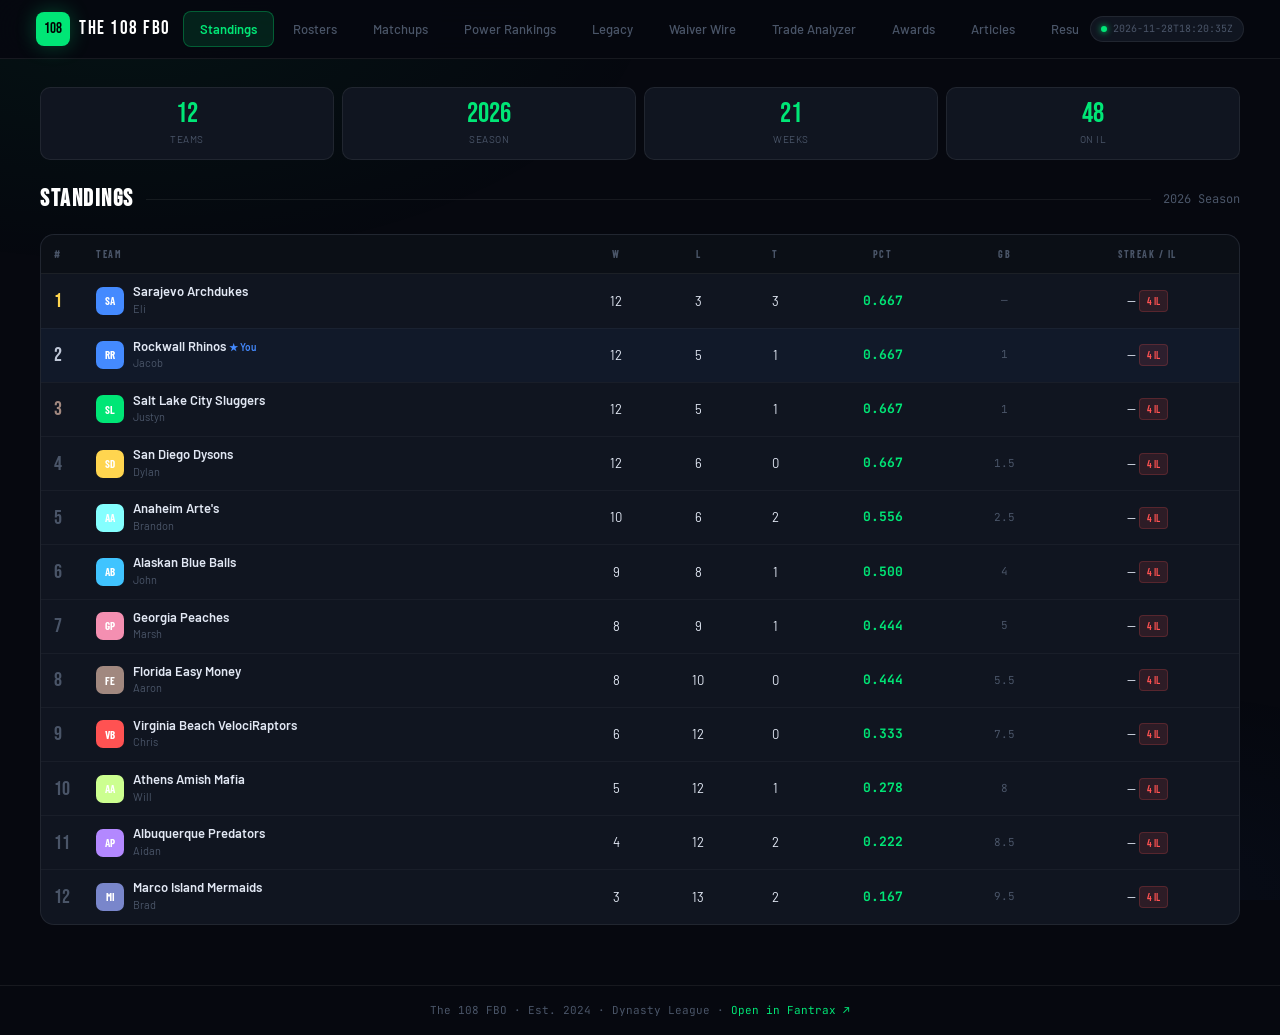
<file: index (11).html>
<!DOCTYPE html>
<html lang="en">
<head>
<meta charset="UTF-8">
<meta name="viewport" content="width=device-width, initial-scale=1.0, maximum-scale=1.0">
<meta name="description" content="The 108 FBO — Fantasy Baseball Dynasty League Dashboard">
<meta name="theme-color" content="#06080f">
<link rel="icon" href="data:image/svg+xml,<svg xmlns=%22http://www.w3.org/2000/svg%22 viewBox=%220 0 100 100%22><rect width=%22100%22 height=%22100%22 rx=%2220%22 fill=%22%2300e676%22/><text y=%22.9em%22 font-size=%2270%22 x=%2250%25%22 text-anchor=%22middle%22 font-family=%22sans-serif%22 font-weight=%22bold%22 fill=%22%23000%22>1</text></svg>">
<title>The 108 FBO</title>
<style>
/* ═══════════════════════════════════════════════
   THE 108 FBO — DESIGN SYSTEM
   ═══════════════════════════════════════════════ */

@import url('https://fonts.googleapis.com/css2?family=Bebas+Neue&family=Barlow:ital,wght@0,300;0,400;0,500;0,600;0,700;1,400&family=Barlow+Condensed:wght@400;500;600;700&family=JetBrains+Mono:wght@400;500&display=swap');

/* ── TOKENS ── */
:root {
  --bg:       #06080f;
  --bg2:      #0c1018;
  --card:     #101520;
  --card2:    #161d2a;
  --card3:    #1c2535;
  --border:   rgba(255,255,255,.07);
  --border2:  rgba(255,255,255,.12);
  --green:    #00e676;
  --green-dim:rgba(0,230,118,.12);
  --green-glow:rgba(0,230,118,.06);
  --accent:   #ffd54f;
  --blue:     #448aff;
  --red:      #ff5252;
  --purple:   #b388ff;
  --teal:     #40c4ff;
  --orange:   #ff9800;
  --text:     #e2e8f4;
  --text2:    #8a96b0;
  --text3:    #4a5568;
  --font:     'Barlow', sans-serif;
  --cond:     'Barlow Condensed', sans-serif;
  --mono:     'JetBrains Mono', monospace;
  --display:  'Bebas Neue', sans-serif;
  --r:        10px;
  --r2:       14px;
  --shadow:   0 4px 24px rgba(0,0,0,.4);
}

/* ── RESET ── */
*, *::before, *::after { box-sizing: border-box; margin: 0; padding: 0; }
html { scroll-behavior: smooth; }
body {
  background: var(--bg);
  color: var(--text);
  font-family: var(--font);
  font-size: 15px;
  line-height: 1.6;
  min-height: 100vh;
  overflow-x: hidden;
  -webkit-tap-highlight-color: transparent;
}
a { color: var(--green); text-decoration: none; }
a:hover { text-decoration: underline; }
button { cursor: pointer; font-family: var(--font); }
select, input { font-family: var(--font); }

/* ── BACKGROUND ── */
body::before {
  content: '';
  position: fixed; inset: 0; z-index: 0; pointer-events: none;
  background:
    radial-gradient(ellipse 70% 50% at 10% 0%, rgba(0,230,118,.05) 0%, transparent 60%),
    radial-gradient(ellipse 50% 40% at 90% 100%, rgba(68,138,255,.04) 0%, transparent 60%);
}

/* ── NAV ── */
#app-nav {
  position: sticky; top: 0; z-index: 300;
  background: rgba(6,8,15,.94);
  backdrop-filter: blur(20px);
  border-bottom: 1px solid var(--border);
}
.nav-inner {
  max-width: 1240px; margin: 0 auto;
  padding: 0 16px;
  display: flex; align-items: center; gap: 12px;
  height: 58px;
}
.nav-brand {
  display: flex; align-items: center; gap: 9px;
  flex-shrink: 0; text-decoration: none;
}
.nav-logo {
  width: 34px; height: 34px; border-radius: 8px;
  background: var(--green);
  display: flex; align-items: center; justify-content: center;
  font-family: var(--display); font-size: 15px; color: #000;
  box-shadow: 0 0 20px rgba(0,230,118,.3);
  flex-shrink: 0;
}
.nav-title {
  font-family: var(--display); font-size: 19px;
  letter-spacing: 1.5px; color: #fff;
  display: none;
}
@media (min-width: 380px) { .nav-title { display: block; } }
.nav-tabs {
  flex: 1; overflow-x: auto; scrollbar-width: none;
  display: none; gap: 2px; padding: 6px 0;
}
@media (min-width: 740px) { .nav-tabs { display: flex; } }
.nav-tabs::-webkit-scrollbar { display: none; }
.ntab {
  flex-shrink: 0; white-space: nowrap;
  padding: 8px 16px; border-radius: 8px;
  border: 1px solid transparent; background: transparent;
  color: var(--text3); font-size: 13px; font-weight: 500;
  transition: all .15s; cursor: pointer; min-height: 36px;
  display: flex; align-items: center;
}
.ntab:hover { color: var(--text); background: rgba(255,255,255,.05); border-color: var(--border); }
.ntab.active {
  background: var(--green-dim);
  color: var(--green);
  border: 1px solid rgba(0,230,118,.3);
  font-weight: 600;
}
.nav-updated {
  flex-shrink: 0; display: none; align-items: center; gap: 6px;
  font-family: var(--mono); font-size: 10px; color: var(--text3);
  background: var(--card); border: 1px solid var(--border);
  padding: 4px 10px; border-radius: 20px;
}
@media (min-width: 740px) { .nav-updated { display: flex; } }
.live-dot {
  width: 6px; height: 6px; border-radius: 50%;
  background: var(--green); box-shadow: 0 0 6px var(--green);
  animation: blink 2s infinite;
}
@keyframes blink { 0%,100% { opacity: 1; } 50% { opacity: .3; } }

/* ── MOBILE DROPDOWN NAV ── */
#mobile-nav-wrap {
  display: none;
  padding: 8px 14px 6px;
  background: rgba(6,8,15,.98);
  border-bottom: 1px solid var(--border);
  position: sticky; top: 58px; z-index: 250;
}
@media (max-width: 739px) { #mobile-nav-wrap { display: block; } }
#mobile-nav-select {
  width: 100%;
  font-size: 14px; font-weight: 600;
  padding: 10px 14px;
  border-radius: 10px;
  border: 1px solid rgba(0,230,118,.3);
  background: var(--card2);
  color: var(--green);
  font-family: var(--font);
  appearance: none;
  -webkit-appearance: none;
  background-image: url("data:image/svg+xml,%3Csvg xmlns='http://www.w3.org/2000/svg' width='12' height='12' viewBox='0 0 12 12'%3E%3Cpath fill='%2300e676' d='M6 8L1 3h10z'/%3E%3C/svg%3E");
  background-repeat: no-repeat;
  background-position: right 14px center;
  padding-right: 36px;
  cursor: pointer;
}
#mobile-nav-select:focus { outline: none; border-color: var(--green); }

/* ── PAGES ── */
.page {
  display: none; position: relative; z-index: 1;
  max-width: 1240px; margin: 0 auto;
  padding: 16px 14px 40px;
}
.page.active { display: block; }
@media (min-width: 740px) { .page { padding: 28px 20px 60px; } }

/* ── SECTION HEADER ── */
.section-header {
  display: flex; align-items: center; gap: 12px;
  margin-bottom: 16px;
}
.section-header h2 {
  font-family: var(--display); font-size: 24px;
  letter-spacing: 1.5px; color: #fff; white-space: nowrap;
}
.section-header .sh-sub {
  font-size: 12px; color: var(--text3);
  font-family: var(--mono);
}
.sh-line { flex: 1; height: 1px; background: var(--border); }

/* ── STAT STRIP ── */
.stat-strip {
  display: grid; grid-template-columns: repeat(4, 1fr);
  gap: 8px; margin-bottom: 20px;
}
.stat-tile {
  background: var(--card); border: 1px solid var(--border);
  border-radius: var(--r); padding: 12px 10px; text-align: center;
}
.stat-tile .sv {
  font-family: var(--display); font-size: 28px;
  color: var(--green); line-height: 1;
}
.stat-tile .sl {
  font-size: 10px; color: var(--text3); margin-top: 3px;
  text-transform: uppercase; letter-spacing: .5px;
}

/* ── TABLE ── */
.tbl-wrap {
  background: var(--card); border: 1px solid var(--border);
  border-radius: var(--r2); overflow: auto;
  -webkit-overflow-scrolling: touch;
}
table { width: 100%; border-collapse: collapse; min-width: 340px; }
thead th {
  font-family: var(--cond); font-size: 10px; letter-spacing: 1.5px;
  color: var(--text3); text-transform: uppercase;
  padding: 11px 13px; text-align: left;
  background: rgba(0,0,0,.3); border-bottom: 1px solid var(--border);
  white-space: nowrap;
}
thead th.tc { text-align: center; }
tbody td {
  padding: 10px 13px; font-size: 13px;
  border-bottom: 1px solid rgba(255,255,255,.04);
  vertical-align: middle;
}
tbody td.tc { text-align: center; }
tbody tr:last-child td { border-bottom: none; }
tbody tr:hover td { background: rgba(0,230,118,.02); }

/* ── RANK NUMBERS ── */
.rk { font-family: var(--display); font-size: 20px; color: var(--text3); }
.rk.g1 { color: var(--accent); }
.rk.g2 { color: #c0c8d8; }
.rk.g3 { color: #a1887f; }
.rk.danger { color: var(--red); }

/* ── TEAM CELL ── */
.team-cell { display: flex; align-items: center; gap: 9px; }
.team-avatar {
  width: 28px; height: 28px; border-radius: 7px; flex-shrink: 0;
  display: flex; align-items: center; justify-content: center;
  font-family: var(--cond); font-size: 11px; font-weight: 700; color: #fff;
}
.team-name { font-weight: 600; font-size: 13px; line-height: 1.2; }
.team-owner { font-size: 11px; color: var(--text3); }

/* ── BADGES ── */
.badge {
  display: inline-block; padding: 2px 7px; border-radius: 4px;
  font-family: var(--cond); font-size: 10px; font-weight: 600;
}
.badge-green { background: var(--green-dim); color: var(--green); border: 1px solid rgba(0,230,118,.25); }
.badge-red { background: rgba(255,82,82,.12); color: var(--red); border: 1px solid rgba(255,82,82,.2); }
.badge-blue { background: rgba(68,138,255,.15); color: var(--blue); border: 1px solid rgba(68,138,255,.25); }
.badge-gold { background: rgba(255,213,79,.12); color: var(--accent); border: 1px solid rgba(255,213,79,.25); }
.badge-purple { background: rgba(179,136,255,.12); color: var(--purple); border: 1px solid rgba(179,136,255,.25); }
.badge-orange { background: rgba(255,152,0,.12); color: var(--orange); border: 1px solid rgba(255,152,0,.25); }

/* ── STREAK ── */
.streak-w { background: rgba(0,230,118,.12); color: var(--green); }
.streak-l { background: rgba(255,82,82,.1); color: var(--red); }

/* ── CARDS ── */
.card {
  background: var(--card); border: 1px solid var(--border);
  border-radius: var(--r2);
}
.card-header {
  padding: 12px 15px; border-bottom: 1px solid var(--border);
  display: flex; align-items: center; justify-content: space-between; gap: 8px;
}
.card-body { padding: 12px 15px; }

/* ── GRID LAYOUTS ── */
.grid-2 { display: grid; grid-template-columns: 1fr; gap: 10px; }
.grid-3 { display: grid; grid-template-columns: 1fr; gap: 10px; }
@media (min-width: 500px) { .grid-2 { grid-template-columns: repeat(2, 1fr); } }
@media (min-width: 500px) { .grid-3 { grid-template-columns: repeat(2, 1fr); } }
@media (min-width: 860px) { .grid-3 { grid-template-columns: repeat(3, 1fr); } }

/* ── ROSTER CARDS ── */
.roster-card {
  background: var(--card); border: 1px solid var(--border);
  border-radius: var(--r2); overflow: hidden;
}
.roster-card.is-you {
  border-color: rgba(68,138,255,.5);
  box-shadow: 0 0 0 1px rgba(68,138,255,.15);
}
.roster-card-head {
  padding: 11px 13px; border-bottom: 1px solid var(--border);
  display: flex; align-items: center; justify-content: space-between; gap: 6px;
}
.roster-card-body { padding: 3px 0; max-height: 270px; overflow-y: auto; }
.player-row {
  display: flex; align-items: center; gap: 6px;
  padding: 5px 13px; border-bottom: 1px solid rgba(255,255,255,.03);
  font-size: 12px;
}
.player-row:last-child { border-bottom: none; }
.player-row:hover { background: rgba(255,255,255,.02); }
.pos-tag {
  font-family: var(--cond); font-size: 9px; font-weight: 700;
  padding: 1px 4px; border-radius: 3px; min-width: 22px;
  text-align: center; flex-shrink: 0;
}
.player-name { flex: 1; white-space: nowrap; overflow: hidden; text-overflow: ellipsis; }
.player-adp { font-family: var(--mono); font-size: 10px; color: var(--text3); flex-shrink: 0; }
.status-dot { width: 5px; height: 5px; border-radius: 50%; flex-shrink: 0; }
.group-label {
  font-size: 9px; color: var(--text3); padding: 4px 13px 2px;
  font-family: var(--cond); letter-spacing: .5px; text-transform: uppercase;
}

/* ── FORM CONTROLS ── */
.filter-row {
  display: flex; flex-wrap: wrap; gap: 8px;
  margin-bottom: 16px; align-items: flex-end;
}
.filter-item { display: flex; flex-direction: column; gap: 3px; }
.filter-item label { font-size: 11px; color: var(--text3); }
select, input[type=text], input[type=password], input[type=search] {
  font-size: 13px; padding: 7px 10px;
  border-radius: var(--r); border: 1px solid var(--border2);
  background: var(--card2); color: var(--text);
  transition: border-color .15s;
}
select:focus, input:focus {
  outline: none; border-color: rgba(0,230,118,.4);
}

/* ── BUTTONS ── */
.btn {
  padding: 8px 16px; border-radius: var(--r);
  border: 1px solid var(--border2); background: var(--card2);
  color: var(--text2); font-size: 13px; font-weight: 500;
  transition: all .15s;
}
.btn:hover { border-color: var(--green); color: var(--green); }
.btn-primary {
  background: var(--green); color: #000; font-weight: 700;
  border-color: var(--green);
}
.btn-primary:hover { background: #00ff88; color: #000; border-color: #00ff88; }
.btn-full { width: 100%; padding: 12px; font-size: 14px; border-radius: 10px; }
.btn:disabled { opacity: .45; cursor: not-allowed; }

/* ── MATCHUP CARDS ── */
.matchup-card {
  background: var(--card); border: 1px solid var(--border);
  border-radius: var(--r2); padding: 14px 16px;
}
.matchup-card.is-you { border-color: rgba(68,138,255,.4); }
.matchup-teams {
  display: grid; grid-template-columns: 1fr 52px 1fr;
  align-items: center; gap: 8px;
}
.mt-away { display: flex; flex-direction: column; }
.mt-home { display: flex; flex-direction: column; align-items: flex-end; text-align: right; }
.mt-name { font-weight: 600; font-size: 13px; line-height: 1.3; }
.mt-owner { font-size: 11px; color: var(--text3); }
.mt-score { font-family: var(--display); font-size: 22px; color: var(--accent); text-align: center; line-height: 1; }
.mt-week { font-size: 10px; color: var(--text3); font-family: var(--cond); text-align: center; letter-spacing: .5px; }
.mt-vs { font-family: var(--display); font-size: 16px; color: var(--text3); text-align: center; }

/* ── POWER RANKING CARDS ── */
.pr-card {
  background: var(--card); border: 1px solid var(--border);
  border-radius: var(--r2); padding: 14px 16px;
  display: flex; align-items: center; gap: 14px;
  transition: transform .15s;
}
.pr-card:hover { transform: translateX(3px); }
.pr-card.is-you { border-color: rgba(68,138,255,.4); }
.pr-rank {
  font-family: var(--display); font-size: 40px; line-height: 1;
  min-width: 50px; text-align: center; flex-shrink: 0;
}
.pr-body { flex: 1; min-width: 0; }
.pr-team-name { font-weight: 600; font-size: 15px; }
.pr-owner { font-size: 11px; color: var(--text3); margin-bottom: 8px; }
.pr-cats { display: flex; flex-wrap: wrap; gap: 5px; }
.pr-cat {
  background: var(--card2); border-radius: 4px;
  padding: 3px 7px; font-family: var(--cond); font-size: 11px;
  display: flex; gap: 5px; align-items: center;
}
.pr-cat-label { color: var(--text3); }
.pr-cat-val { font-weight: 700; }
.pr-cat-val.good { color: var(--green); }
.pr-cat-val.ok { color: var(--accent); }
.pr-cat-val.bad { color: var(--red); }
.pr-score-block { text-align: right; flex-shrink: 0; }
.pr-score { font-family: var(--display); font-size: 32px; color: var(--accent); line-height: 1; }
.pr-tier {
  font-family: var(--cond); font-size: 10px; font-weight: 600;
  padding: 2px 7px; border-radius: 4px; display: inline-block; margin-top: 4px;
}
.tier-elite { background: rgba(0,230,118,.15); color: var(--green); }
.tier-contender { background: rgba(255,213,79,.12); color: var(--accent); }
.tier-fringe { background: rgba(68,138,255,.12); color: var(--blue); }
.tier-rebuild { background: rgba(255,82,82,.1); color: var(--red); }

/* ── AI OUTPUT ── */
.ai-output {
  background: var(--card2); border: 1px solid var(--border);
  border-radius: var(--r2); padding: 16px; margin-top: 12px;
  font-size: 14px; line-height: 1.8; white-space: pre-wrap;
  display: none;
}
.ai-output.visible { display: block; }
.ai-thinking {
  display: flex; align-items: center; gap: 10px;
  color: var(--text3); font-size: 13px;
}
.ai-spinner {
  width: 16px; height: 16px; flex-shrink: 0;
  border: 2px solid rgba(255,255,255,.1);
  border-top-color: var(--green);
  border-radius: 50%; animation: spin .7s linear infinite;
}
@keyframes spin { to { transform: rotate(360deg); } }

/* ── TRADE ANALYZER ── */
.trade-cols {
  display: grid; grid-template-columns: 1fr 40px 1fr;
  gap: 10px; align-items: start; margin-bottom: 14px;
}
@media (max-width: 440px) {
  .trade-cols { grid-template-columns: 1fr; gap: 12px; }
}
.trade-col h4 {
  font-size: 10px; color: var(--text3); font-family: var(--cond);
  text-transform: uppercase; letter-spacing: 1px; margin-bottom: 7px;
}
.trade-for {
  display: flex; align-items: center; justify-content: center;
  padding-top: 22px; font-family: var(--display); font-size: 17px; color: var(--text3);
}
.player-chip {
  display: flex; align-items: center; gap: 6px;
  background: var(--card2); border: 1px solid var(--border2);
  border-radius: 7px; padding: 6px 10px; font-size: 12px; margin-bottom: 5px;
}
.chip-pos {
  font-family: var(--cond); font-size: 9px; font-weight: 700;
  padding: 1px 4px; border-radius: 3px; flex-shrink: 0;
}
.chip-name { flex: 1; }
.chip-adp { font-family: var(--mono); font-size: 10px; color: var(--text3); }
.chip-remove { color: var(--text3); font-size: 15px; margin-left: auto; line-height: 1; }
.chip-remove:hover { color: var(--red); cursor: pointer; }
.search-wrap { position: relative; margin-top: 5px; }
.search-wrap input { width: 100%; }
.search-drop {
  position: absolute; top: 100%; left: 0; right: 0;
  background: var(--card2); border: 1px solid var(--border2);
  border-radius: var(--r); z-index: 200;
  max-height: 180px; overflow-y: auto;
  display: none; box-shadow: var(--shadow);
}
.search-drop.open { display: block; }
.drop-item {
  padding: 8px 12px; font-size: 13px; cursor: pointer;
  border-bottom: 1px solid rgba(255,255,255,.04);
}
.drop-item:hover { background: rgba(0,230,118,.08); color: var(--green); }
.drop-item:last-child { border-bottom: none; }
.drop-meta { font-size: 10px; color: var(--text3); margin-top: 1px; }
.api-key-row {
  display: flex; align-items: center; gap: 8px;
  margin-top: 10px; flex-wrap: wrap;
}
.api-key-row label { font-size: 11px; color: var(--text3); white-space: nowrap; }
.api-key-row input { flex: 1; font-size: 12px; min-width: 0; }

/* ── AWARD CARDS ── */
.award-card {
  background: var(--card); border: 1px solid var(--border);
  border-radius: var(--r2); padding: 16px;
  display: flex; align-items: center; gap: 14px;
}
.award-icon { font-size: 32px; flex-shrink: 0; }
.award-body { flex: 1; }
.award-title { font-weight: 700; font-size: 15px; color: var(--red); }
.award-team { font-size: 13px; color: var(--text2); margin-top: 2px; }
.award-reason { font-size: 12px; color: var(--text3); margin-top: 4px; }
.award-count { font-family: var(--display); font-size: 28px; color: var(--red); }
.award-count-label { font-size: 10px; color: var(--text3); }

/* ── RESUME CARDS ── */
.resume-card {
  background: var(--card); border: 1px solid var(--border);
  border-radius: var(--r2); overflow: hidden; margin-bottom: 14px;
}
.resume-hero {
  padding: 20px; background: linear-gradient(135deg, rgba(0,0,0,.4), transparent);
  border-bottom: 1px solid var(--border);
  display: flex; align-items: center; gap: 16px;
}
.resume-avatar {
  width: 64px; height: 64px; border-radius: 12px; flex-shrink: 0;
  display: flex; align-items: center; justify-content: center;
  font-family: var(--display); font-size: 26px; color: #fff;
}
.resume-name { font-family: var(--display); font-size: 28px; letter-spacing: 1px; color: #fff; line-height: 1; }
.resume-team { font-size: 13px; color: var(--text3); margin-top: 4px; }
.resume-stats {
  display: grid; grid-template-columns: repeat(3, 1fr);
  gap: 8px; padding: 16px;
  border-bottom: 1px solid var(--border);
}
@media (min-width: 500px) { .resume-stats { grid-template-columns: repeat(6, 1fr); } }
.resume-stat { text-align: center; }
.resume-stat-val { font-family: var(--display); font-size: 24px; color: var(--green); line-height: 1; }
.resume-stat-label { font-size: 10px; color: var(--text3); margin-top: 2px; }
.resume-sections { padding: 16px; display: grid; gap: 12px; }
.resume-section-title {
  font-family: var(--cond); font-size: 11px; font-weight: 700;
  color: var(--green); text-transform: uppercase; letter-spacing: 1px;
  margin-bottom: 6px;
}
.resume-section-body { font-size: 13px; color: var(--text2); line-height: 1.7; }
.matchup-item {
  display: flex; align-items: center; justify-content: space-between;
  padding: 6px 0; border-bottom: 1px solid rgba(255,255,255,.04); font-size: 12px;
}
.matchup-item:last-child { border-bottom: none; }

/* ── CHAMPIONSHIP HISTORY ── */
.champ-card {
  background: var(--card); border: 1px solid var(--border);
  border-radius: var(--r2); padding: 20px;
  display: flex; align-items: center; gap: 16px;
  margin-bottom: 10px;
}
.champ-year { font-family: var(--display); font-size: 44px; color: var(--text3); line-height: 1; min-width: 90px; }
.champ-trophy { font-size: 28px; flex-shrink: 0; }
.champ-team { font-family: var(--display); font-size: 24px; letter-spacing: 1px; color: var(--accent); }
.champ-owner { font-size: 13px; color: var(--text3); margin-top: 2px; }
.champ-score { font-family: var(--mono); font-size: 12px; color: var(--text3); margin-top: 4px; }
.champ-bar {
  display: flex; align-items: center; gap: 10px; padding: 10px 0;
  border-bottom: 1px solid var(--border);
}
.champ-bar:last-child { border-bottom: none; }
.champ-bar-team { min-width: 200px; font-size: 13px; font-weight: 500; }
.champ-bar-track {
  flex: 1; height: 24px; background: var(--card2);
  border-radius: 4px; overflow: hidden; position: relative;
}
.champ-bar-fill {
  height: 100%; display: flex; align-items: center;
  padding-left: 8px; font-family: var(--cond); font-size: 12px;
  font-weight: 700; color: #000; transition: width .5s;
}
.champ-bar-count { font-family: var(--display); font-size: 20px; color: var(--text2); min-width: 28px; text-align: right; }

/* ── RECORDS ── */
.record-cat-grid {
  display: grid; grid-template-columns: 1fr;
  gap: 10px;
}
@media (min-width: 600px) { .record-cat-grid { grid-template-columns: repeat(2, 1fr); } }
@media (min-width: 900px) { .record-cat-grid { grid-template-columns: repeat(3, 1fr); } }
.record-cat-card {
  background: var(--card); border: 1px solid var(--border);
  border-radius: var(--r2); overflow: hidden;
}
.record-cat-header {
  padding: 10px 14px; border-bottom: 1px solid var(--border);
  font-family: var(--display); font-size: 18px; letter-spacing: 1px;
  display: flex; justify-content: space-between; align-items: center;
}
.record-row {
  display: flex; align-items: center; gap: 10px;
  padding: 8px 14px; border-bottom: 1px solid rgba(255,255,255,.04); font-size: 12px;
}
.record-row:last-child { border-bottom: none; }
.record-value { font-family: var(--mono); font-weight: 600; min-width: 50px; }
.record-team { flex: 1; color: var(--text2); }
.record-meta { font-size: 10px; color: var(--text3); }
.best-badge { color: var(--green); }
.worst-badge { color: var(--red); }

/* ── H2H TABLE ── */
.h2h-table { overflow: auto; -webkit-overflow-scrolling: touch; }
.h2h-table table { min-width: 600px; }
.h2h-cell {
  font-family: var(--mono); font-size: 11px; text-align: center; padding: 6px 8px;
}
.h2h-win { color: var(--green); font-weight: 600; }
.h2h-loss { color: var(--red); }
.h2h-label { font-size: 11px; color: var(--text3); font-weight: 500; }

/* ── LUCK / SOS ── */
.luck-bar-wrap { display: flex; flex-direction: column; gap: 6px; }
.luck-row {
  display: flex; align-items: center; gap: 10px;
  padding: 8px 0; border-bottom: 1px solid var(--border);
}
.luck-row:last-child { border-bottom: none; }
.luck-rank { font-family: var(--display); font-size: 20px; color: var(--text3); width: 30px; }
.luck-team { min-width: 160px; font-size: 13px; font-weight: 500; }
.luck-bar-track {
  flex: 1; height: 8px; background: var(--card2);
  border-radius: 4px; overflow: hidden;
}
.luck-bar-fill { height: 100%; border-radius: 4px; transition: width .5s; }
.luck-val { font-family: var(--mono); font-size: 12px; min-width: 50px; text-align: right; }

/* ── CATEGORY KINGS ── */
.cat-king-card {
  background: var(--card); border: 1px solid var(--border);
  border-radius: var(--r2); padding: 14px; display: flex;
  align-items: center; gap: 12px;
}
.cat-king-crown { font-size: 24px; flex-shrink: 0; }
.cat-king-cat {
  font-family: var(--display); font-size: 20px; letter-spacing: 1px;
  min-width: 60px; color: var(--accent);
}
.cat-king-team { font-weight: 600; font-size: 13px; }
.cat-king-val { font-family: var(--mono); font-size: 13px; color: var(--green); }
.cat-king-owner { font-size: 11px; color: var(--text3); }

/* ── OUTLIER CARDS ── */
.outlier-card {
  background: var(--card); border: 1px solid var(--border);
  border-radius: var(--r2); padding: 14px;
}
.outlier-title {
  font-family: var(--cond); font-size: 11px; font-weight: 700;
  color: var(--text3); text-transform: uppercase; letter-spacing: 1px; margin-bottom: 10px;
}
.outlier-row {
  display: flex; align-items: center; gap: 10px; padding: 7px 0;
  border-bottom: 1px solid rgba(255,255,255,.04); font-size: 12px;
}
.outlier-row:last-child { border-bottom: none; }
.outlier-rank { font-family: var(--display); font-size: 18px; color: var(--text3); min-width: 24px; }
.outlier-team { flex: 1; font-weight: 500; }
.outlier-val { font-family: var(--mono); font-weight: 600; }
.outlier-meta { font-size: 10px; color: var(--text3); }

/* ── ARTICLE CARDS ── */
.article-card {
  background: var(--card); border: 1px solid var(--border);
  border-radius: var(--r2); padding: 20px; margin-bottom: 14px;
}
.article-header {
  display: flex; align-items: center; justify-content: space-between;
  margin-bottom: 14px; flex-wrap: wrap; gap: 8px;
}
.article-matchup {
  font-family: var(--display); font-size: 20px; letter-spacing: 1px;
  color: #fff;
}
.article-week { font-family: var(--mono); font-size: 11px; color: var(--text3); }
.article-body {
  font-size: 14px; line-height: 1.85; color: var(--text2);
  white-space: pre-wrap;
}
.article-loading {
  display: flex; align-items: center; gap: 10px;
  color: var(--text3); font-size: 13px; padding: 20px 0;
}

/* ── LEGACY SCORE ── */
.legacy-card {
  background: var(--card); border: 1px solid var(--border);
  border-radius: var(--r2); padding: 14px 16px;
  display: flex; align-items: center; gap: 14px; margin-bottom: 8px;
}
.legacy-rank { font-family: var(--display); font-size: 38px; min-width: 48px; text-align: center; }
.legacy-body { flex: 1; min-width: 0; }
.legacy-team { font-weight: 600; font-size: 15px; }
.legacy-owner { font-size: 11px; color: var(--text3); margin-bottom: 8px; }
.legacy-breakdown { display: flex; flex-wrap: wrap; gap: 5px; }
.legacy-component {
  background: var(--card2); border-radius: 4px;
  padding: 3px 8px; font-family: var(--cond); font-size: 11px;
}
.legacy-score-block { text-align: right; flex-shrink: 0; }
.legacy-score { font-family: var(--display); font-size: 34px; color: var(--purple); line-height: 1; }
.legacy-max { font-size: 10px; color: var(--text3); }

/* ── PROGRESS BARS ── */
.progress-bar {
  height: 6px; background: var(--card2); border-radius: 3px;
  overflow: hidden; margin-top: 4px;
}
.progress-fill { height: 100%; border-radius: 3px; transition: width .5s; }

/* ── TABS (inline) ── */
.tab-bar {
  display: flex; gap: 3px; flex-wrap: wrap;
  background: var(--card); border: 1px solid var(--border);
  border-radius: 10px; padding: 4px; margin-bottom: 16px; width: fit-content;
}
.tab-btn {
  padding: 5px 14px; border-radius: 7px; border: none;
  background: transparent; color: var(--text3);
  font-family: var(--font); font-size: 12px; font-weight: 500;
  cursor: pointer; transition: all .15s; white-space: nowrap;
}
.tab-btn:hover { color: var(--text); }
.tab-btn.active {
  background: var(--green); color: #000; font-weight: 700;
}

/* ── LOADING / EMPTY ── */
.loading-state {
  text-align: center; padding: 60px 20px; color: var(--text3);
}
.loading-spinner {
  width: 40px; height: 40px; border: 3px solid var(--border);
  border-top-color: var(--green); border-radius: 50%;
  animation: spin .7s linear infinite; margin: 0 auto 16px;
}
.empty-state {
  text-align: center; padding: 40px 20px;
  color: var(--text3); font-size: 13px;
}

/* ── TOOLTIP ── */
.tooltip {
  position: relative; cursor: help;
}
.tooltip::after {
  content: attr(data-tip);
  position: absolute; bottom: 120%; left: 50%; transform: translateX(-50%);
  background: var(--card2); border: 1px solid var(--border2);
  border-radius: 6px; padding: 5px 10px; font-size: 11px;
  white-space: nowrap; pointer-events: none; opacity: 0;
  transition: opacity .15s; z-index: 100;
}
.tooltip:hover::after { opacity: 1; }

/* ── WAIVER ── */
.waiver-section-title {
  font-family: var(--cond); font-size: 11px; font-weight: 700;
  color: var(--text3); text-transform: uppercase; letter-spacing: 1px;
  padding: 8px 14px 4px; border-bottom: none;
}
.waiver-player-card {
  display: flex; align-items: center; justify-content: space-between;
  padding: 9px 14px; border-bottom: 1px solid rgba(255,255,255,.04);
  font-size: 12px;
}
.waiver-player-card:last-child { border-bottom: none; }
.waiver-player-card:hover { background: rgba(255,255,255,.02); }
.waiver-player-name { font-weight: 600; font-size: 13px; }
.waiver-player-info { font-size: 11px; color: var(--text3); margin-top: 1px; }
.waiver-add { color: var(--green); border: 1px solid rgba(0,230,118,.3); background: var(--green-dim); }
.waiver-drop { color: var(--red); border: 1px solid rgba(255,82,82,.2); background: rgba(255,82,82,.08); }

/* ── COLOR VARS FOR TEAMS ── */
.c-blue { color: #448aff; } .bg-blue { background: #448aff; }
.c-teal { color: #40c4ff; } .bg-teal { background: #40c4ff; }
.c-green { color: #00e676; } .bg-green { background: #00e676; }
.c-red { color: #ff5252; } .bg-red { background: #ff5252; }
.c-orange { color: #ff9800; } .bg-orange { background: #ff9800; }
.c-purple { color: #b388ff; } .bg-purple { background: #b388ff; }
.c-pink { color: #f48fb1; } .bg-pink { background: #f48fb1; }
.c-amber { color: #ffd54f; } .bg-amber { background: #ffd54f; }
.c-cyan { color: #84ffff; } .bg-cyan { background: #84ffff; }
.c-lime { color: #ccff90; } .bg-lime { background: #ccff90; }
.c-indigo { color: #7986cb; } .bg-indigo { background: #7986cb; }
.c-brown { color: #a1887f; } .bg-brown { background: #a1887f; }

/* ── FOOTER ── */
#app-footer {
  text-align: center; padding: 16px;
  font-family: var(--mono); font-size: 11px; color: var(--text3);
  border-top: 1px solid var(--border); position: relative; z-index: 1;
}

/* ── RESPONSIVE TWEAKS ── */
@media (max-width: 400px) {
  .pr-card { flex-wrap: wrap; }
  .legacy-card { flex-wrap: wrap; }
  .champ-card { flex-wrap: wrap; }
}

</style>
</head>
<body>

<!-- ── TOP NAV ── -->
<nav id="app-nav">
  <div class="nav-inner">
    <a class="nav-brand" href="#">
      <div class="nav-logo">108</div>
      <div class="nav-title">THE 108 FBO</div>
    </a>
    <div class="nav-tabs">
      <button class="ntab active" data-page="standings">Standings</button>
      <button class="ntab" data-page="rosters">Rosters</button>
      <button class="ntab" data-page="matchups">Matchups</button>
      <button class="ntab" data-page="power">Power Rankings</button>
      <button class="ntab" data-page="legacy">Legacy</button>
      <button class="ntab" data-page="waiver">Waiver Wire</button>
      <button class="ntab" data-page="trade">Trade Analyzer</button>
      <button class="ntab" data-page="awards">Awards</button>
      <button class="ntab" data-page="articles">Articles</button>
      <button class="ntab" data-page="resumes">Resumes</button>
      <button class="ntab" data-page="championships">Championships</button>
      <button class="ntab" data-page="records">Records</button>
      <button class="ntab" data-page="h2h">H2H</button>
      <button class="ntab" data-page="luck">Luck Index</button>
      <button class="ntab" data-page="stats">All-Time Stats</button>
      <button class="ntab" data-page="outliers">Outliers</button>
      <button class="ntab" data-page="catking">Cat Kings</button>
    </div>
    <div class="nav-updated">
      <div class="live-dot"></div>
      <span id="updated-text">Loading...</span>
    </div>
  </div>
</nav>

<!-- ═══════════════════════════════════════════════
     STANDINGS
     ═══════════════════════════════════════════════ -->
<div id="page-standings" class="page active">
  <div id="standings-stats" class="stat-strip"></div>
  <div class="section-header">
    <h2>Standings</h2>
    <div class="sh-line"></div>
    <div class="sh-sub">2026 Season</div>
  </div>
  <div class="tbl-wrap">
    <table>
      <thead>
        <tr>
          <th style="width:32px">#</th>
          <th>Team</th>
          <th class="tc">W</th><th class="tc">L</th><th class="tc">T</th>
          <th class="tc">PCT</th><th class="tc">GB</th><th class="tc">Streak / IL</th>
        </tr>
      </thead>
      <tbody id="standings-tbody">
        <tr><td colspan="8"><div class="loading-state"><div class="loading-spinner"></div></div></td></tr>
      </tbody>
    </table>
  </div>
</div>

<!-- ═══════════════════════════════════════════════
     ROSTERS
     ═══════════════════════════════════════════════ -->
<div id="page-rosters" class="page">
  <div class="filter-row">
    <div class="filter-item">
      <label>Sort by</label>
      <select id="r-sort" onchange="renderRosters()">
        <option value="name">Team name</option>
        <option value="adp">Best ADP</option>
        <option value="score">Dynasty score</option>
        <option value="il">Most IL</option>
      </select>
    </div>
    <div class="filter-item">
      <label>Status</label>
      <select id="r-status" onchange="renderRosters()">
        <option value="all">All</option>
        <option value="ACTIVE">Active</option>
        <option value="RESERVE">Reserve</option>
        <option value="MINORS">Minors</option>
        <option value="INJURED_RESERVE">IL</option>
      </select>
    </div>
    <div class="filter-item">
      <label>Position</label>
      <select id="r-pos" onchange="renderRosters()">
        <option value="all">All</option>
        <option value="SP">SP</option><option value="RP">RP</option>
        <option value="C">C</option><option value="1B">1B</option>
        <option value="2B">2B</option><option value="3B">3B</option>
        <option value="SS">SS</option><option value="OF">OF</option>
        <option value="UT">UT</option>
      </select>
    </div>
    <div class="filter-item">
      <label>Search player</label>
      <input type="search" id="r-search" placeholder="Name..." oninput="renderRosters()" style="width:140px">
    </div>
  </div>
  <div id="roster-grid" class="grid-3">
    <div class="loading-state"><div class="loading-spinner"></div></div>
  </div>
</div>

<!-- ═══════════════════════════════════════════════
     MATCHUPS
     ═══════════════════════════════════════════════ -->
<div id="page-matchups" class="page">
  <div class="filter-row">
    <div class="filter-item">
      <label>Week</label>
      <select id="matchup-week" onchange="renderMatchupCards()"></select>
    </div>
  </div>
  <div id="matchup-grid" class="grid-2">
    <div class="loading-state"><div class="loading-spinner"></div></div>
  </div>
  <div id="matchup-preview"></div>
</div>

<!-- ═══════════════════════════════════════════════
     POWER RANKINGS
     ═══════════════════════════════════════════════ -->
<div id="page-power" class="page">
  <div class="section-header">
    <h2>Power Rankings</h2>
    <div class="sh-line"></div>
  </div>
  <div id="power-cats-note" style="font-size:11px;color:var(--text3);margin-bottom:16px;line-height:1.6"></div>
  <div id="power-list" style="display:flex;flex-direction:column;gap:8px">
    <div class="loading-state"><div class="loading-spinner"></div></div>
  </div>
</div>

<!-- ═══════════════════════════════════════════════
     LEGACY RANKINGS
     ═══════════════════════════════════════════════ -->
<div id="page-legacy" class="page">
  <div class="section-header">
    <h2>Legacy Rankings</h2>
    <div class="sh-line"></div>
  </div>
  <div style="background:var(--card);border:1px solid var(--border);border-radius:var(--r2);padding:14px;margin-bottom:18px;font-size:13px;color:var(--text2)">
    <strong style="color:var(--purple)">Formula:</strong>
    🏆 Championships (15 pts each, uncapped) &nbsp;+&nbsp;
    📈 Sustained Winning (25 pts max) &nbsp;+&nbsp;
    💪 Dominance (20 pts max) &nbsp;+&nbsp;
    🎯 Consistency (15 pts max) &nbsp;+&nbsp;
    🧠 Acumen (10 pts max)
  </div>
  <div id="legacy-list" style="display:flex;flex-direction:column;gap:8px">
    <div class="loading-state"><div class="loading-spinner"></div></div>
  </div>
</div>

<!-- ═══════════════════════════════════════════════
     WAIVER WIRE
     ═══════════════════════════════════════════════ -->
<div id="page-waiver" class="page">
  <div class="section-header"><h2>Waiver Wire</h2><div class="sh-line"></div></div>
  <div class="filter-row">
    <div class="filter-item">
      <label>Analyzing for team</label>
      <select id="waiver-team" onchange="renderWaiver()" style="max-width:240px"></select>
    </div>
  </div>
  <div style="font-size:12px;color:var(--text3);margin-bottom:14px">
    Best available players (not on any roster) ranked by ADP.
    Scoring categories: R · HR · RBI · K · SB · AVG · OPS / IP · H · K · QS · ERA · WHIP · SV+HLD
  </div>
  <div id="waiver-container">
    <div class="loading-state"><div class="loading-spinner"></div></div>
  </div>
</div>

<!-- ═══════════════════════════════════════════════
     TRADE ANALYZER
     ═══════════════════════════════════════════════ -->
<div id="page-trade" class="page">
  <div class="section-header"><h2>Trade Analyzer</h2><div class="sh-line"></div></div>
  <div style="max-width:700px">
    <div class="card" style="padding:18px;margin-bottom:12px">
      <div style="font-family:var(--cond);font-size:14px;font-weight:600;margin-bottom:14px;letter-spacing:.5px">
        ⚾ Build Your Trade
      </div>
      <div class="trade-cols">
        <div>
          <h4>You Give</h4>
          <div id="give-chips"></div>
          <div class="search-wrap">
            <input type="text" id="give-input" placeholder="Search player..." oninput="searchTrade('give')" autocomplete="off">
            <div class="search-drop" id="give-drop"></div>
          </div>
        </div>
        <div class="trade-for">FOR</div>
        <div>
          <h4>You Get</h4>
          <div id="get-chips"></div>
          <div class="search-wrap">
            <input type="text" id="get-input" placeholder="Search player..." oninput="searchTrade('get')" autocomplete="off">
            <div class="search-drop" id="get-drop"></div>
          </div>
        </div>
      </div>
      <button class="btn btn-primary btn-full" id="trade-btn" onclick="analyzeTrade()">
        Analyze Trade
      </button>
      <div class="api-key-row">
        <label>Claude API Key (optional):</label>
        <input type="password" id="trade-api-key" placeholder="sk-ant-... for AI analysis">
      </div>
      <div style="font-size:11px;color:var(--text3);margin-top:6px">
        Without a key: ADP math + category impact analysis. With a key: full AI narrative using your exact scoring categories.
      </div>
    </div>
    <div class="ai-output" id="trade-out"></div>
  </div>
</div>

<!-- ═══════════════════════════════════════════════
     AWARDS — ASSHOLE OF THE WEEK
     ═══════════════════════════════════════════════ -->
<div id="page-awards" class="page">
  <div class="section-header"><h2>💩 Asshole of the Week</h2><div class="sh-line"></div></div>
  <div style="font-size:13px;color:var(--text3);margin-bottom:18px">
    Awarded to any team that exceeds the 10 SP maximum starts per week. Result: automatic loss, no exceptions.
  </div>

  <div class="section-header" style="margin-top:8px"><h2>All-Time Leaderboard</h2><div class="sh-line"></div></div>
  <div id="aotw-leaderboard"></div>

  <div class="section-header" style="margin-top:24px"><h2>Weekly History</h2><div class="sh-line"></div></div>
  <div id="aotw-history" class="card" style="padding:0 16px"></div>

  <div class="section-header" style="margin-top:24px"><h2>🏆 Perfect Matchups (14-0)</h2><div class="sh-line"></div></div>
  <div id="perfect-matchups"></div>
</div>

<!-- ═══════════════════════════════════════════════
     WEEKLY ARTICLES
     ═══════════════════════════════════════════════ -->
<div id="page-articles" class="page">
  <div class="section-header"><h2>📰 FBO Insider Articles</h2><div class="sh-line"></div></div>
  <div style="font-size:13px;color:var(--text2);margin-bottom:18px">
    AI-written weekly matchup previews. Add your Claude API key for full articles with player analysis, predictions, and trash talk.
  </div>
  <div class="filter-row">
    <div class="filter-item">
      <label>Week</label>
      <select id="article-week"></select>
    </div>
    <div class="filter-item">
      <label>Claude API Key</label>
      <input type="password" id="article-api-key" placeholder="sk-ant-..." style="width:200px">
    </div>
    <div class="filter-item" style="padding-top:18px">
      <button class="btn btn-primary" onclick="generateArticles()">Generate Articles</button>
    </div>
  </div>
  <div id="articles-container">
    <div class="empty-state">Select a week and click Generate Articles. Add your Claude API key for AI-written content.</div>
  </div>
</div>

<!-- ═══════════════════════════════════════════════
     OWNER RESUMES
     ═══════════════════════════════════════════════ -->
<div id="page-resumes" class="page">
  <div class="section-header"><h2>Owner Resumes</h2><div class="sh-line"></div></div>
  <div class="filter-row" style="margin-bottom:20px">
    <div class="filter-item">
      <label>Select team</label>
      <select id="resume-team" onchange="renderResumeFor(this.value)" style="max-width:260px"></select>
    </div>
  </div>
  <div id="resume-container">
    <div class="loading-state"><div class="loading-spinner"></div></div>
  </div>
</div>

<!-- ═══════════════════════════════════════════════
     CHAMPIONSHIP HISTORY
     ═══════════════════════════════════════════════ -->
<div id="page-championships" class="page">
  <div class="section-header"><h2>Championship History</h2><div class="sh-line"></div></div>

  <div class="section-header" style="margin-top:8px"><h2>Year by Year</h2><div class="sh-line"></div></div>
  <div id="champ-history"></div>

  <div class="section-header" style="margin-top:24px"><h2>Championship Count</h2><div class="sh-line"></div></div>
  <div id="champ-count" class="card" style="padding:16px"></div>

  <div class="section-header" style="margin-top:24px"><h2>Championship Drought Tracker</h2><div class="sh-line"></div></div>
  <div id="champ-drought" class="card" style="padding:16px"></div>
</div>

<!-- ═══════════════════════════════════════════════
     LEAGUE RECORDS
     ═══════════════════════════════════════════════ -->
<div id="page-records" class="page">
  <div class="section-header"><h2>League Records</h2><div class="sh-line"></div></div>
  <div class="filter-row">
    <div class="filter-item">
      <label>Record type</label>
      <select id="records-view" onchange="renderRecords()">
        <option value="single">Single Week</option>
        <option value="extended">Extended Matchup (2-week)</option>
      </select>
    </div>
  </div>
  <div id="records-grid" class="record-cat-grid">
    <div class="loading-state"><div class="loading-spinner"></div></div>
  </div>
</div>

<!-- ═══════════════════════════════════════════════
     HEAD TO HEAD
     ═══════════════════════════════════════════════ -->
<div id="page-h2h" class="page">
  <div class="section-header"><h2>Head to Head</h2><div class="sh-line"></div></div>
  <div id="h2h-container">
    <div class="loading-state"><div class="loading-spinner"></div></div>
  </div>
</div>

<!-- ═══════════════════════════════════════════════
     LUCK INDEX
     ═══════════════════════════════════════════════ -->
<div id="page-luck" class="page">
  <div class="section-header"><h2>Luck Index</h2><div class="sh-line"></div></div>
  <div class="filter-row">
    <div class="filter-item">
      <label>Season</label>
      <select id="luck-year" onchange="renderLuck()">
        <option value="2025">2025</option>
        <option value="2024">2024</option>
      </select>
    </div>
  </div>
  <div id="luck-container">
    <div class="loading-state"><div class="loading-spinner"></div></div>
  </div>
</div>

<!-- ═══════════════════════════════════════════════
     ALL-TIME STATS
     ═══════════════════════════════════════════════ -->
<div id="page-stats" class="page">
  <div class="section-header"><h2>All-Time Stats</h2><div class="sh-line"></div></div>
  <div class="filter-row">
    <div class="filter-item">
      <label>View</label>
      <select id="stats-view" onchange="renderStats()">
        <option value="season">Season Totals</option>
        <option value="team">Team Weekly Bests/Worsts</option>
      </select>
    </div>
    <div class="filter-item">
      <label>Season</label>
      <select id="stats-year" onchange="renderStats()">
        <option value="2025">2025</option>
        <option value="2024">2024</option>
      </select>
    </div>
    <div class="filter-item" id="stats-team-wrap" style="display:none">
      <label>Team</label>
      <select id="stats-team" onchange="renderTeamWeeklyBests(APP.history)" style="max-width:220px"></select>
    </div>
  </div>
  <div style="font-size:12px;color:var(--text3);margin-bottom:12px">
    Season Totals: 🟢 Top 3 · 🟡 Top 6 · 🔴 Bottom 2 &nbsp;|&nbsp; Team View: top 5 best + worst weeks per category
  </div>
  <div id="stats-container">
    <div class="loading-state"><div class="loading-spinner"></div></div>
  </div>
</div>

<!-- ═══════════════════════════════════════════════
     OUTLIERS
     ═══════════════════════════════════════════════ -->
<div id="page-outliers" class="page">
  <div class="section-header"><h2>Outliers</h2><div class="sh-line"></div></div>
  <div style="font-size:13px;color:var(--text3);margin-bottom:18px">
    The best and worst single-week performances in league history.
  </div>
  <div id="outliers-container">
    <div class="loading-state"><div class="loading-spinner"></div></div>
  </div>
</div>

<!-- ═══════════════════════════════════════════════
     CATEGORY KINGS
     ═══════════════════════════════════════════════ -->
<div id="page-catking" class="page">
  <div class="section-header"><h2>Category Kings</h2><div class="sh-line"></div></div>
  <div style="font-size:13px;color:var(--text3);margin-bottom:18px">
    Season leaders for every scoring category. Updated annually.
  </div>
  <div id="catking-container">
    <div class="loading-state"><div class="loading-spinner"></div></div>
  </div>
</div>

<!-- ── BOTTOM NAV ── -->
<div id="mobile-nav-wrap">
  <select id="mobile-nav-select" onchange="goMobile(this.value)">
    <option value="standings">📊 Standings</option>
    <option value="rosters">🧢 Rosters</option>
    <option value="matchups">⚔️ Matchups</option>
    <option value="power">🏆 Power Rankings</option>
    <option value="legacy">👑 Legacy Rankings</option>
    <option value="waiver">🎯 Waiver Wire</option>
    <option value="trade">🔄 Trade Analyzer</option>
    <option value="awards">💩 Awards</option>
    <option value="articles">📰 Articles</option>
    <option value="resumes">📋 Owner Resumes</option>
    <option value="championships">🏆 Championships</option>
    <option value="records">📈 Records</option>
    <option value="h2h">⚔️ Head to Head</option>
    <option value="luck">🍀 Luck Index</option>
    <option value="stats">📊 All-Time Stats</option>
    <option value="outliers">🔥 Outliers</option>
    <option value="catking">👑 Category Kings</option>
  </select>
</div>

<footer id="app-footer">
  The 108 FBO · Est. 2024 · Dynasty League ·
  <a href="https://www.fantrax.com/fantasy/league/ai1iqnl9mg6kvw0f/home" target="_blank">Open in Fantrax ↗</a>
</footer>




<script>
/* ═══════════════════════════════════════════════
   THE 108 FBO — CORE APP
   ═══════════════════════════════════════════════ */

// ── CONSTANTS ──────────────────────────────────
const YOU_ID = 'tbwrxqepmg6kvw0l'; // Rockwall Rhinos

const TEAM_COLORS = {
  'Rockwall Rhinos':              '#448aff',
  'Salt Lake City Sluggers':      '#00e676',
  'San Diego Dysons':             '#ffd54f',
  'Alaskan Blue Balls':           '#40c4ff',
  'Saravejo Archdukes':           '#ff9800',
  'Georgia Peaches':              '#f48fb1',
  'Albuquerque Predators':        '#b388ff',
  'Anaheim Arte\'s':              '#84ffff',
  'Athens Amish Mafia':           '#ccff90',
  'Virginia Beach VelociRaptors': '#ff5252',
  'Marco Island Mermaids':        '#7986cb',
  'Florida Easy Money':           '#a1887f',
};

const TEAM_COLORS_FALLBACK = [
  '#448aff','#00e676','#ffd54f','#40c4ff','#ff9800','#f48fb1',
  '#b388ff','#84ffff','#ccff90','#ff5252','#7986cb','#a1887f'
];

const POS_COLORS = {
  SP:'#448aff', RP:'#b388ff', C:'#f48fb1',
  '1B':'#ffd54f', '2B':'#00e676', '3B':'#ff5252',
  SS:'#40c4ff', OF:'#ff9800', UT:'#7986cb', P:'#84ffff'
};

const STATUS_COLORS = {
  ACTIVE: '#00e676',
  RESERVE: '#448aff',
  MINORS: '#8bc34a',
  INJURED_RESERVE: '#ff5252'
};

const HIT_CATS = ['R','HR','RBI','SO_bat','SB','AVG','OPS'];
const PIT_CATS = ['IP','H','K','QS','ERA','WHIP','SVH'];
const CAT_LABELS = {
  R:'R', HR:'HR', RBI:'RBI', SO_bat:'K', SB:'SB', AVG:'AVG', OPS:'OPS',
  IP:'IP', H:'H', K:'K', QS:'QS', ERA:'ERA', WHIP:'WHIP', SVH:'SV+HLD'
};

// ── STATE ───────────────────────────────────────
window.APP = {
  data: null,
  history: null,
  loaded: false,
};

// ── INIT ────────────────────────────────────────
async function initApp() {
  try {
    const [dataRes, histRes] = await Promise.all([
      fetch('data.json?t=' + Date.now()),
      fetch('history.json?t=' + Date.now())
    ]);
    APP.data = await dataRes.json();
    APP.history = await histRes.json();
    APP.loaded = true;

    // Build color map from roster order
    Object.values(APP.data.rosters || {}).forEach((t, i) => {
      if (!TEAM_COLORS[t.name]) {
        TEAM_COLORS[t.name] = TEAM_COLORS_FALLBACK[i % TEAM_COLORS_FALLBACK.length];
      }
    });

    // Update nav
    const updated = APP.data.meta?.updatedDate || 'Unknown';
    document.getElementById('updated-text').textContent = updated;

    // Render active page
    const activePage = document.querySelector('.page.active')?.id?.replace('page-', '');
    if (activePage) renderPage(activePage);

  } catch (e) {
    console.error('Failed to load data:', e);
    document.getElementById('updated-text').textContent = 'Load failed';
  }
}

// ── NAVIGATION ──────────────────────────────────
function navTo(name, btn, isMobile = false) {
  document.querySelectorAll('.page').forEach(p => p.classList.remove('active'));
  const page = document.getElementById('page-' + name);
  if (page) page.classList.add('active');
  document.querySelectorAll('.ntab').forEach(b => {
    b.classList.toggle('active', b.dataset.page === name);
  });
  // Sync mobile dropdown
  const msel = document.getElementById('mobile-nav-select');
  if (msel) msel.value = name;
  window.scrollTo(0, 0);
  if (APP.loaded) renderPage(name);
}

function goMobile(name) {
  document.querySelectorAll('.page').forEach(p => p.classList.remove('active'));
  const page = document.getElementById('page-' + name);
  if (page) page.classList.add('active');
  document.querySelectorAll('.ntab').forEach(b => {
    b.classList.toggle('active', b.dataset.page === name);
  });
  window.scrollTo(0, 0);
  if (APP.loaded) renderPage(name);
}

function renderPage(name) {
  switch (name) {
    case 'standings':    renderStandings();    break;
    case 'rosters':      renderRosters();      break;
    case 'matchups':     renderMatchups();     break;
    case 'power':        renderPower();        break;
    case 'legacy':       renderLegacy();       break;
    case 'waiver':       renderWaiver();       break;
    case 'trade':        initTrade();          break;
    case 'awards':       renderAwards();       break;
    case 'articles':     renderArticles();     break;
    case 'resumes':      renderResumes();      break;
    case 'championships':renderChampionships();break;
    case 'records':      renderRecords();      break;
    case 'h2h':          renderH2H();          break;
    case 'luck':         renderLuck();         break;
    case 'stats':        renderStats();        break;
    case 'outliers':     renderOutliers();     break;
    case 'catking':      renderCatKing();      break;
  }
}

// ── SHARED UTILITIES ────────────────────────────

function ini(name) {
  return (name || '?').split(' ').map(w => w[0]).join('').substring(0, 2).toUpperCase();
}

function teamColor(name) {
  return TEAM_COLORS[name] || '#448aff';
}

function teamAvatarHtml(name, size = 28) {
  const color = teamColor(name);
  return `<div class="team-avatar" style="background:${color};width:${size}px;height:${size}px">${ini(name)}</div>`;
}

function posTagHtml(pos) {
  const color = POS_COLORS[pos] || '#888';
  return `<span class="pos-tag" style="background:${color}22;color:${color};border:0.5px solid ${color}44">${pos}</span>`;
}

function badgeHtml(text, type = 'green') {
  return `<span class="badge badge-${type}">${text}</span>`;
}

function fmtAdp(adp) {
  return adp && adp < 500 ? adp.toFixed(1) : '—';
}

function fmtPct(pct) {
  return typeof pct === 'number' ? pct.toFixed(3) : '.000';
}

function fmtNum(n) {
  return typeof n === 'number' ? n.toLocaleString() : (n || '—');
}

function avgAdp(team) {
  const ps = (team.players || []).filter(p => p.status === 'ACTIVE' && p.adp < 500);
  return ps.length ? ps.reduce((s, p) => s + p.adp, 0) / ps.length : 999;
}

function getTeamById(id) {
  return APP.data?.rosters?.[id] || null;
}

function getTeamByName(name) {
  return Object.values(APP.data?.rosters || {}).find(t => t.name === name) || null;
}

function allTeams() {
  return Object.values(APP.data?.rosters || {});
}

function isYou(teamId) {
  return teamId === YOU_ID;
}

function youTeam() {
  return APP.data?.rosters?.[YOU_ID] || null;
}

// ── SEASON RECORD FROM HISTORY ──────────────────
function getTeamSeasonRecord(teamName, year) {
  const standings = APP.history?.seasons?.[year]?.standings || [];
  return standings.find(s => s.team === teamName) || null;
}

function getTeamAllTimeRecord(teamName) {
  return APP.history?.allTimeStandings?.[teamName] || null;
}

function getTeamChampionships(teamName) {
  const champs = APP.history?.championships || [];
  return champs.filter(c => c.champion === teamName);
}

function champCount(teamName) {
  return getTeamChampionships(teamName).length;
}

function allTimeWinPct(teamName) {
  const rec = getTeamAllTimeRecord(teamName);
  if (!rec) return 0;
  const total = rec.w + rec.l + rec.t;
  return total ? rec.w / total : 0;
}

// ── SCORING UTILS ───────────────────────────────
// Higher = better for: R, HR, RBI, SB, AVG, OPS, QS, K_pit, SVH, IP
// Lower = better for: SO_bat (strikeouts as batter), H_allowed, ERA, WHIP
function isLowerBetter(cat) {
  return ['SO_bat','H','H_allowed','ERA','WHIP'].includes(cat);
}

// Score a team\'s roster for power rankings
function rosterScore(team) {
  const active = (team.players || []).filter(p => p.status === 'ACTIVE');
  const pitchers = active.filter(p => ['SP','RP','P'].includes(p.pos));
  const hitters = active.filter(p => !['SP','RP','P'].includes(p.pos));
  const adps = active.filter(p => p.adp < 500).map(p => p.adp);
  const avg = adps.length ? adps.reduce((s, a) => s + a, 0) / adps.length : 999;
  const best = adps.length ? Math.min(...adps) : 999;
  const elite = active.filter(p => p.adp < 50).length;
  const solid = active.filter(p => p.adp >= 50 && p.adp < 150).length;
  const depth = active.filter(p => p.adp < 250).length;
  const il = (team.players || []).filter(p => p.status === 'INJURED_RESERVE').length;
  const minors = (team.players || []).filter(p => p.status === 'MINORS');
  // Prospect value: top minor league players with low ADP = future assets
  const prospectValue = minors.filter(p => p.adp < 350).length * 3;

  return {
    score: Math.round(750 - avg * 0.75 + elite * 30 + solid * 10 + depth * 2 - il * 25 + prospectValue),
    avgAdp: avg, topAdp: best, elite, solid, depth, il,
    spCount: active.filter(p => p.pos === 'SP').length,
    rpCount: active.filter(p => ['RP','P'].includes(p.pos)).length,
    hitCount: hitters.length,
    pitchCount: pitchers.length,
    prospectValue,
    minorCount: minors.length
  };
}

// Legacy score from history
function legacyScore(teamName) {
  const atRec = getTeamAllTimeRecord(teamName);
  if (!atRec) return { total: 0, breakdown: {} };

  const champs = champCount(teamName);
  const seasons = APP.history?.seasons || {};
  const yearCount = Object.keys(seasons).length || 1;

  // Championships: 15 pts each (uncapped)
  const champPts = champs * 15;

  // Sustained winning (25 pts max): based on all-time win pct
  const pct = allTimeWinPct(teamName);
  const sustainedPts = Math.round(Math.min(25, pct * 35));

  // Dominance (20 pts): based on regular season finishes
  let domPts = 0;
  Object.values(seasons).forEach(season => {
    const rec = (season.standings || []).find(s => s.team === teamName);
    if (rec) {
      if (rec.rank === 1) domPts += 5;
      else if (rec.rank <= 3) domPts += 3;
      else if (rec.rank <= 6) domPts += 1;
    }
  });
  domPts = Math.min(20, domPts);

  // Consistency (15 pts): no terrible seasons (rank > 9 = 0, rank 7-9 = 0.5, else 1)
  let conPts = 0;
  Object.values(seasons).forEach(season => {
    const rec = (season.standings || []).find(s => s.team === teamName);
    if (rec) {
      if (rec.rank <= 6) conPts += 2.5;
      else if (rec.rank <= 9) conPts += 1;
    }
  });
  conPts = Math.min(15, conPts);

  // Acumen (10 pts): playoff appearances + category king seasons
  let acumenPts = 0;
  Object.values(seasons).forEach(season => {
    const po = (season.playoffs || []).find(p => p.team === teamName);
    if (po) acumenPts += 2;
  });
  acumenPts = Math.min(10, acumenPts);

  const total = champPts + sustainedPts + domPts + conPts + acumenPts;

  return {
    total: Math.round(total),
    breakdown: {
      championships: champPts,
      sustained: sustainedPts,
      dominance: domPts,
      consistency: conPts,
      acumen: acumenPts
    }
  };
}

// ── LOADING TEMPLATE ────────────────────────────
function loadingHtml(msg = 'Loading...') {
  return `<div class="loading-state"><div class="loading-spinner"></div><div>${msg}</div></div>`;
}

function emptyHtml(msg = 'No data available yet.') {
  return `<div class="empty-state">${msg}</div>`;
}

// ── KICK OFF ────────────────────────────────────
document.addEventListener('DOMContentLoaded', () => {
  // Wire top nav buttons
  document.querySelectorAll('.ntab').forEach(btn => {
    btn.addEventListener('click', () => navTo(btn.dataset.page, btn, false));
  });
  // Wire bottom nav buttons
  document.querySelectorAll('.bnav-btn').forEach(btn => {
    btn.addEventListener('click', () => navTo(btn.dataset.page, btn, true));
  });
  const sv = document.getElementById('stats-view');
  if (sv) sv.addEventListener('change', () => {
    const w = document.getElementById('stats-team-wrap');
    if (w) w.style.display = sv.value === 'team' ? 'flex' : 'none';
  });
  initApp();
});

/* ═══════════════════════════════════════════════
   STANDINGS
   ═══════════════════════════════════════════════ */

function renderStandings() {
  const D = APP.data;
  if (!D) return;

  const rows = Array.isArray(D.standings) ? D.standings : [];
  const rosters = Object.values(D.rosters || {});
  const totalIL = rosters.reduce((s, t) => s + (t.players || []).filter(p => p.status === 'INJURED_RESERVE').length, 0);

  // Stat strip
  document.getElementById('standings-stats').innerHTML = `
    <div class="stat-tile"><div class="sv">${rows.length || 12}</div><div class="sl">Teams</div></div>
    <div class="stat-tile"><div class="sv">${D.meta?.season || 2026}</div><div class="sl">Season</div></div>
    <div class="stat-tile"><div class="sv">${D.schedule?.length || 23}</div><div class="sl">Weeks</div></div>
    <div class="stat-tile"><div class="sv">${totalIL}</div><div class="sl">On IL</div></div>
  `;

  // Table
  const tbody = document.getElementById('standings-tbody');
  if (!rows.length) { tbody.innerHTML = `<tr><td colspan="8">${emptyHtml('Season not yet started — check back Opening Day!')}</td></tr>`; return; }

  tbody.innerHTML = rows.map((row, i) => {
    const name = row.teamName || row.name || '?';
    const [w, l, t] = (row.points || '0-0-0').split('-').map(Number);
    const pct = fmtPct(row.winPercentage);
    const gb = i === 0 ? '—' : (row.gamesBack || '—');
    const streak = row.streak || '';
    const tid = row.teamId || '';
    const owner = D.teams?.[tid]?.owner || '';
    const rk = i === 0 ? 'g1' : i === 1 ? 'g2' : i === 2 ? 'g3' : '';
    const strHtml = streak
      ? `<span class="badge ${streak.startsWith('W') ? 'streak-w badge-green' : 'streak-l badge-red'}">${streak}</span>`
      : '—';
    const ilCount = (D.rosters?.[tid]?.players || []).filter(p => p.status === 'INJURED_RESERVE').length;
    const youClass = tid === YOU_ID ? 'style="background:rgba(68,138,255,.04)"' : '';

    return `<tr ${youClass}>
      <td><div class="rk ${rk}">${i + 1}</div></td>
      <td>
        <div class="team-cell">
          ${teamAvatarHtml(name)}
          <div>
            <div class="team-name">${name}${tid === YOU_ID ? ' <span style="color:var(--blue);font-size:10px">★ You</span>' : ''}</div>
            <div class="team-owner">${owner}</div>
          </div>
        </div>
      </td>
      <td class="tc">${w || 0}</td>
      <td class="tc">${l || 0}</td>
      <td class="tc">${t || 0}</td>
      <td class="tc" style="color:var(--green);font-family:var(--mono);font-weight:700">${pct}</td>
      <td class="tc" style="color:var(--text3);font-family:var(--mono);font-size:11px">${gb}</td>
      <td class="tc">${strHtml}${ilCount > 0 ? ` <span class="badge badge-red">${ilCount} IL</span>` : ''}</td>
    </tr>`;
  }).join('');
}

/* ═══════════════════════════════════════════════
   ROSTERS
   ═══════════════════════════════════════════════ */

function renderRosters() {
  const D = APP.data;
  if (!D) return;

  const sortBy = document.getElementById('r-sort')?.value || 'name';
  const stF = document.getElementById('r-status')?.value || 'all';
  const posF = document.getElementById('r-pos')?.value || 'all';
  const q = (document.getElementById('r-search')?.value || '').toLowerCase();

  let teams = Object.values(D.rosters || {});

  if (sortBy === 'adp') teams.sort((a, b) => avgAdp(a) - avgAdp(b));
  else if (sortBy === 'il') teams.sort((a, b) =>
    b.players.filter(p => p.status === 'INJURED_RESERVE').length -
    a.players.filter(p => p.status === 'INJURED_RESERVE').length);
  else if (sortBy === 'score') teams.sort((a, b) => rosterScore(b).score - rosterScore(a).score);
  else teams.sort((a, b) => a.name.localeCompare(b.name));

  const grid = document.getElementById('roster-grid');
  grid.innerHTML = '';

  teams.forEach(team => {
    let ps = [...(team.players || [])];
    if (stF !== 'all') ps = ps.filter(p => p.status === stF);
    if (posF !== 'all') ps = ps.filter(p => p.pos === posF);
    if (q) ps = ps.filter(p => (p.name || '').toLowerCase().includes(q));
    if (!ps.length && (posF !== 'all' || q)) return;

    const il = team.players.filter(p => p.status === 'INJURED_RESERVE').length;
    const aAdp = avgAdp(team);
    const you = team.id === YOU_ID;

    const groups = { ACTIVE: [], RESERVE: [], MINORS: [], INJURED_RESERVE: [] };
    ps.forEach(p => { if (groups[p.status]) groups[p.status].push(p); });

    const lbl = { ACTIVE: 'Active', RESERVE: 'Reserve', MINORS: 'Minors', INJURED_RESERVE: 'IL' };
    let rows = '';
    Object.entries(groups).forEach(([st, gps]) => {
      if (!gps.length) return;
      if (stF === 'all') rows += `<div class="group-label">${lbl[st]}</div>`;
      gps.forEach(p => {
        rows += `<div class="player-row">
          <div class="status-dot" style="background:${STATUS_COLORS[p.status] || '#888'}"></div>
          ${posTagHtml(p.pos)}
          <span class="player-name">${p.name}</span>
          <span class="player-adp">${fmtAdp(p.adp)}</span>
        </div>`;
      });
    });

    grid.innerHTML += `
      <div class="roster-card${you ? ' is-you' : ''}">
        <div class="roster-card-head">
          <div class="team-cell">
            ${teamAvatarHtml(team.name)}
            <div>
              <div class="team-name">${team.name}${you ? ' ★' : ''}</div>
              <div class="team-owner">${team.owner}</div>
            </div>
          </div>
          <div style="display:flex;gap:4px;flex-wrap:wrap">
            ${you ? badgeHtml('You', 'blue') : ''}
            ${il > 0 ? badgeHtml(il + ' IL', 'red') : ''}
            ${aAdp < 500 ? badgeHtml('ADP ' + aAdp.toFixed(0), 'green') : ''}
          </div>
        </div>
        <div class="roster-card-body">
          ${rows || emptyHtml('No players match')}
        </div>
      </div>`;
  });
}

/* ═══════════════════════════════════════════════
   MATCHUPS
   ═══════════════════════════════════════════════ */

// ── MLB PROBABLE PITCHERS CACHE ──
let probablePitchers = {}; // date -> [{pitcher_name, team_abbr, game_id}]
let probablesLoaded = false;
let winProbCache = {}; // matchupKey -> probability

async function fetchProbablePitchers() {
  if (probablesLoaded) return;
  try {
    // Get today + next 6 days (full week)
    const dates = [];
    for (let i = 0; i < 7; i++) {
      const d = new Date();
      d.setDate(d.getDate() + i);
      dates.push(d.toISOString().split('T')[0]);
    }
    const dateStr = dates.join(',');
    const url = 'https://statsapi.mlb.com/api/v1/schedule?sportId=1&dates=' + dateStr + '&hydrate=probablePitcher(note)&fields=dates,date,games,teams,home,away,team,name,abbreviation,probablePitcher,fullName';
    const res = await fetch(url);
    const data = await res.json();
    probablePitchers = {};
    (data.dates || []).forEach(dateObj => {
      const date = dateObj.date;
      (dateObj.games || []).forEach(game => {
        [['away', game.teams?.away], ['home', game.teams?.home]].forEach(([side, teamData]) => {
          const pitcher = teamData?.probablePitcher;
          const teamName = teamData?.team?.name || '';
          const teamAbbr = teamData?.team?.abbreviation || '';
          if (pitcher?.fullName) {
            if (!probablePitchers[date]) probablePitchers[date] = [];
            probablePitchers[date].push({
              name: pitcher.fullName,
              team: teamName,
              abbr: teamAbbr,
              date: date
            });
          }
        });
      });
    });
    probablesLoaded = true;
    console.log('Probable pitchers loaded for', Object.keys(probablePitchers).length, 'dates');
  } catch(e) {
    console.log('Could not load probable pitchers:', e.message);
    probablesLoaded = true; // Don't retry
  }
}

// Get probable pitchers for a team\'s roster this week
function getTeamProbables(teamRoster, weekDates) {
  const rosterNames = new Set((teamRoster.players||[]).map(p => p.name?.toLowerCase()));
  const scheduled = [];
  weekDates.forEach(date => {
    (probablePitchers[date] || []).forEach(p => {
      // Match by name — normalize for comparison
      const pLower = p.name.toLowerCase();
      const nameParts = pLower.split(' ');
      const lastName = nameParts[nameParts.length - 1];
      // Check if this pitcher is on the roster
      const onRoster = [...rosterNames].some(rn => rn.includes(lastName) || pLower.includes(rn.split(' ').pop()));
      if (onRoster) {
        scheduled.push({...p, date});
      }
    });
  });
  return scheduled;
}

// Calculate win probability between two teams
function calcWinProbability(teamA, teamB, weekDates) {
  const key = teamA.id + '_' + teamB.id;
  if (winProbCache[key]) return winProbCache[key];

  // ── BASE SCORE from roster dynasty value ──
  function rosterValue(team) {
    const active = (team.players||[]).filter(p => p.status === 'ACTIVE');
    const adps = active.filter(p => p.adp < 500).map(p => p.adp);
    const avgA = adps.length ? adps.reduce((s,a)=>s+a,0)/adps.length : 350;
    const elite = active.filter(p => p.adp < 60).length;
    const solid = active.filter(p => p.adp >= 60 && p.adp < 150).length;
    const il = team.players.filter(p => p.status === 'INJURED_RESERVE').length;
    return Math.max(10, 400 - avgA * 0.7 + elite * 20 + solid * 8 - il * 15);
  }

  const valA = rosterValue(teamA);
  const valB = rosterValue(teamB);

  // ── PITCHING SCHEDULE ADJUSTMENT ──
  // Teams with more/better probable SPs this week get a boost
  function pitcherValue(pitcher) {
    // Find this pitcher on the roster to get their ADP
    const roster = APP.data?.rosters;
    for (const tid of Object.keys(roster || {})) {
      const found = (roster[tid].players||[]).find(p =>
        p.name && pitcher.name && p.name.toLowerCase().includes(pitcher.name.split(' ').pop().toLowerCase())
      );
      if (found) return found.adp < 500 ? Math.max(0, 350 - found.adp) : 50;
    }
    return 60; // Unknown pitcher default
  }

  const probA = getTeamProbables(teamA, weekDates);
  const probB = getTeamProbables(teamB, weekDates);
  const pitchValA = probA.reduce((s, p) => s + pitcherValue(p), 0);
  const pitchValB = probB.reduce((s, p) => s + pitcherValue(p), 0);

  // Combine roster value + pitching schedule weight
  const totalA = valA + pitchValA * 0.4;
  const totalB = valB + pitchValB * 0.4;

  // Convert to probability using logistic-style formula
  const raw = totalA / (totalA + totalB);
  // Clamp between 20% and 80% (no team is a lock)
  const prob = Math.round(Math.min(80, Math.max(20, raw * 100)));

  const result = { probA: prob, probB: 100 - prob, probAblesA: probA, probAblesB: probB, valA, valB };
  winProbCache[key] = result;
  return result;
}

// Get week date range for a given period
function getWeekDates(period) {
  const D = APP.data;
  if (!D?.schedule) return [];
  // Season starts 2026-03-25, each week is 7 days (period 1 = week 1)
  // Use the schedule start date if available, otherwise estimate
  const seasonStart = new Date('2026-03-25');
  const weekStart = new Date(seasonStart);
  weekStart.setDate(seasonStart.getDate() + (period - 1) * 7);
  const dates = [];
  for (let i = 0; i < 7; i++) {
    const d = new Date(weekStart);
    d.setDate(weekStart.getDate() + i);
    dates.push(d.toISOString().split('T')[0]);
  }
  return dates;
}

async function renderMatchups() {
  const D = APP.data;
  if (!D?.schedule?.length) return;

  // Load probable pitchers in background
  fetchProbablePitchers().then(() => {
    winProbCache = {}; // Clear cache so probabilities refresh
    renderMatchupCards();
  });

  // Populate week selector
  const sel = document.getElementById('matchup-week');
  if (sel && !sel.children.length) {
    D.schedule.forEach(w => {
      const o = document.createElement('option');
      o.value = w.period;
      o.textContent = 'Week ' + w.period;
      sel.appendChild(o);
    });
  }

  renderMatchupCards();
}

function renderMatchupCards() {
  const D = APP.data;
  if (!D?.schedule?.length) return;

  const period = parseInt(document.getElementById('matchup-week')?.value) || 1;
  const week = D.schedule.find(w => w.period === period);
  const grid = document.getElementById('matchup-grid');
  if (!grid) return;

  grid.innerHTML = '';
  if (!week) { grid.innerHTML = emptyHtml(); return; }

  const weekDates = getWeekDates(period);

  week.matchupList.forEach(m => {
    const awayTeam = D.rosters?.[m.away.id];
    const homeTeam = D.rosters?.[m.home.id];
    const awayYou = m.away.id === YOU_ID;
    const homeYou = m.home.id === YOU_ID;
    const you = awayYou || homeYou;

    // Win probability
    let probHtml = '';
    if (awayTeam && homeTeam) {
      const wp = calcWinProbability(awayTeam, homeTeam, weekDates);
      const awayProb = wp.probA;
      const homeProb = wp.probB;
      const awayColor = awayProb > homeProb ? 'var(--green)' : 'var(--text3)';
      const homeColor = homeProb > awayProb ? 'var(--green)' : 'var(--text3)';

      // Today's probable starters
      const today = new Date().toISOString().split('T')[0];
      const todayProbA = wp.probAblesA?.filter(p => p.date === today) || [];
      const todayProbB = wp.probAblesB?.filter(p => p.date === today) || [];
      const allWeekProbA = wp.probAblesA || [];
      const allWeekProbB = wp.probAblesB || [];

      probHtml = '<div style="margin-top:12px;padding-top:12px;border-top:1px solid var(--border)">' +
        // Probability bar
        '<div style="display:flex;align-items:center;gap:8px;margin-bottom:8px">' +
        '<span style="font-family:var(--mono);font-size:12px;font-weight:700;color:' + awayColor + ';min-width:36px">' + awayProb + '%</span>' +
        '<div style="flex:1;height:8px;background:var(--card2);border-radius:4px;overflow:hidden">' +
        '<div style="width:' + awayProb + '%;height:100%;background:linear-gradient(90deg,var(--green),var(--blue));border-radius:4px;transition:width .5s"></div></div>' +
        '<span style="font-family:var(--mono);font-size:12px;font-weight:700;color:' + homeColor + ';min-width:36px;text-align:right">' + homeProb + '%</span>' +
        '</div>' +
        '<div style="display:flex;justify-content:space-between;font-size:10px;color:var(--text3);margin-bottom:2px">' +
        '<span>Win probability</span>' +
        '<span style="color:' + (probablesLoaded&&allWeekProbA.length+allWeekProbB.length>0?'var(--green)':'var(--text3)') + '">' +
        (probablesLoaded && allWeekProbA.length + allWeekProbB.length > 0 ? '⚡ Updated with pitching schedule' : '📊 Roster-based estimate') + '</span>' +
        '</div>' +
        // Today's starters if available
        (todayProbA.length + todayProbB.length > 0 ?
          '<div style="margin-top:6px;font-size:11px;color:var(--text3)">' +
          '⚾ Today\'s starters: ' +
          [...todayProbA.map(p => '<span style="color:var(--green)">' + p.name + '</span>'),
           ...todayProbB.map(p => '<span style="color:var(--blue)">' + p.name + '</span>')].join(', ') +
          '</div>' : '') +
        // Week's scheduled starters
        (allWeekProbA.length + allWeekProbB.length > 0 ?
          '<div style="margin-top:4px;font-size:10px;color:var(--text3)">' +
          'Week starts — ' + m.away.name.split(' ').pop() + ': ' +
          (allWeekProbA.length ? allWeekProbA.map(p=>'<span style="color:var(--green)">'+p.name.split(' ').pop()+'</span> <span style="opacity:.5">('+p.date.slice(5)+')</span>').join(', ') : 'None scheduled') +
          ' · ' + m.home.name.split(' ').pop() + ': ' +
          (allWeekProbB.length ? allWeekProbB.map(p=>'<span style="color:var(--blue)">'+p.name.split(' ').pop()+'</span> <span style="opacity:.5">('+p.date.slice(5)+')</span>').join(', ') : 'None scheduled') +
          '</div>' : '') +
        '</div>';
    }

    grid.innerHTML += '<div class="matchup-card' + (you?' is-you':'') + '">' +
      '<div class="matchup-teams">' +
      '<div class="mt-away"><div class="mt-name">' + m.away.name + (awayYou?' ★':'') + '</div><div class="mt-owner">' + m.away.shortName + '</div></div>' +
      '<div><div class="mt-vs">VS</div><div class="mt-week">WK ' + period + '</div></div>' +
      '<div class="mt-home"><div class="mt-name">' + m.home.name + (homeYou?' ★':'') + '</div><div class="mt-owner">' + m.home.shortName + '</div></div>' +
      '</div>' +
      probHtml +
      '</div>';
  });

  renderMatchupPreview(week, period, weekDates);
}

function renderMatchupPreview(week, period, weekDates) {
  const preview = document.getElementById('matchup-preview');
  if (!preview) return;

  const myMatchup = week.matchupList.find(m => m.away.id === YOU_ID || m.home.id === YOU_ID);
  if (!myMatchup) { preview.innerHTML = ''; return; }

  const oppId = myMatchup.away.id === YOU_ID ? myMatchup.home.id : myMatchup.away.id;
  const oppName = myMatchup.away.id === YOU_ID ? myMatchup.home.name : myMatchup.away.name;
  const myTeam = youTeam();
  const oppTeam = APP.data.rosters?.[oppId];
  if (!myTeam || !oppTeam) return;

  const myActive = myTeam.players.filter(p=>p.status==='ACTIVE').sort((a,b)=>a.adp-b.adp);
  const oppActive = oppTeam.players.filter(p=>p.status==='ACTIVE').sort((a,b)=>a.adp-b.adp);
  const wp = calcWinProbability(myTeam, oppTeam, weekDates || []);
  const myProb = wp.probA;
  const oppProb = wp.probB;

  const myStarts = wp.probAblesA || [];
  const oppStarts = wp.probAblesB || [];

  preview.innerHTML = '<div class="card" style="margin-top:16px;border-color:rgba(68,138,255,.3)">' +
    '<div class="card-header" style="background:rgba(68,138,255,.06)">' +
    '<div style="font-family:var(--display);font-size:18px;letter-spacing:1px">Week ' + period + ' — Your Matchup</div>' +
    '<span class="badge badge-blue">Rockwall Rhinos vs ' + oppName + '</span>' +
    '</div>' +
    '<div class="card-body">' +

    // Big probability display
    '<div style="text-align:center;padding:16px 0;border-bottom:1px solid var(--border);margin-bottom:14px">' +
    '<div style="font-size:12px;color:var(--text3);margin-bottom:8px;font-family:var(--cond);text-transform:uppercase;letter-spacing:1px">Win Probability</div>' +
    '<div style="display:flex;align-items:center;gap:12px;max-width:400px;margin:0 auto">' +
    '<div style="text-align:center;flex:0 0 60px">' +
    '<div style="font-family:var(--display);font-size:36px;color:' + (myProb>=50?'var(--green)':'var(--text3)') + ';line-height:1">' + myProb + '%</div>' +
    '<div style="font-size:10px;color:var(--text3)">Rhinos</div>' +
    '</div>' +
    '<div style="flex:1">' +
    '<div style="height:12px;background:var(--card2);border-radius:6px;overflow:hidden">' +
    '<div style="width:' + myProb + '%;height:100%;background:linear-gradient(90deg,var(--green),var(--blue));border-radius:6px;transition:width .8s"></div>' +
    '</div>' +
    '<div style="display:flex;justify-content:space-between;margin-top:4px;font-size:10px;color:var(--text3)">' +
    '<span>' + (myProb>=50?'🟢 Favored':'🔴 Underdog') + '</span>' +
    '<span>' + (oppProb>=50?'🟢 Favored':'') + '</span>' +
    '</div>' +
    '</div>' +
    '<div style="text-align:center;flex:0 0 60px">' +
    '<div style="font-family:var(--display);font-size:36px;color:' + (oppProb>=50?'var(--green)':'var(--text3)') + ';line-height:1">' + oppProb + '%</div>' +
    '<div style="font-size:10px;color:var(--text3)">' + oppName.split(' ').pop() + '</div>' +
    '</div>' +
    '</div>' +
    '<div style="font-size:11px;color:var(--text3);margin-top:8px">' +
    (probablesLoaded && myStarts.length + oppStarts.length > 0 ? '⚡ Adjusted for this week\'s pitching schedule' : '📊 Based on roster strength — updates with pitching schedule') +
    '</div>' +
    '</div>' +

    // Roster comparison
    '<div style="display:grid;grid-template-columns:1fr 1fr;gap:16px;margin-bottom:14px">' +
    '<div><div style="font-size:11px;color:var(--text3);font-family:var(--cond);text-transform:uppercase;letter-spacing:1px;margin-bottom:6px">Your Key Players</div>' +
    '<div style="font-size:13px;color:var(--text2)">' + myActive.slice(0,3).map(p=>p.name).join(', ') + '</div>' +
    '<div style="margin-top:6px;font-size:11px;color:var(--text3)">Avg ADP: ' + avgAdp(myTeam).toFixed(0) + '</div>' +
    (myStarts.length ? '<div style="margin-top:6px;font-size:11px"><span style="color:var(--text3)">Starting this week: </span><span style="color:var(--green)">' + myStarts.map(p=>p.name.split(' ').pop()+'<span style="color:var(--text3);font-size:9px"> '+p.date.slice(5)+'</span>').join(', ') + '</span></div>' : '') +
    '</div>' +
    '<div><div style="font-size:11px;color:var(--text3);font-family:var(--cond);text-transform:uppercase;letter-spacing:1px;margin-bottom:6px">' + oppName + ' Key Players</div>' +
    '<div style="font-size:13px;color:var(--text2)">' + oppActive.slice(0,3).map(p=>p.name).join(', ') + '</div>' +
    '<div style="margin-top:6px;font-size:11px;color:var(--text3)">Avg ADP: ' + avgAdp(oppTeam).toFixed(0) + '</div>' +
    (oppStarts.length ? '<div style="margin-top:6px;font-size:11px"><span style="color:var(--text3)">Starting this week: </span><span style="color:var(--blue)">' + oppStarts.map(p=>p.name.split(' ').pop()+'<span style="color:var(--text3);font-size:9px"> '+p.date.slice(5)+'</span>').join(', ') + '</span></div>' : '') +
    '</div>' +
    '</div>' +

    '<div style="font-size:12px;color:var(--text3);padding-top:12px;border-top:1px solid var(--border)">' +
    '⚠️ Remember: 7 SP minimum · 10 SP maximum per week. Exceeding the max = automatic loss.' +
    '</div>' +
    '</div></div>';
}


/* ═══════════════════════════════════════════════
   POWER RANKINGS — Dynasty-aware
   ═══════════════════════════════════════════════ */

function renderPower() {
  const D = APP.data;
  if (!D) return;

  const teams = allTeams();
  const scored = teams.map(team => {
    const s = rosterScore(team);
    const histPts = allTimeWinPct(team.name) * 20; // historical bonus
    const champBonus = champCount(team.name) * 5;
    const dynastyScore = Math.round(s.score + histPts + champBonus);

    return { ...team, ...s, dynastyScore };
  }).sort((a, b) => b.dynastyScore - a.dynastyScore);

  const list = document.getElementById('power-list');
  list.innerHTML = '';

  scored.forEach((team, i) => {
    const rkColor = i === 0 ? 'var(--accent)' : i < 4 ? 'var(--green)' : i < 8 ? 'var(--blue)' : 'var(--text3)';
    const tier = i === 0 ? '🔥 Elite' : i < 4 ? '💪 Contender' : i < 8 ? '📈 Fringe' : '🔧 Rebuild';
    const tierClass = i === 0 ? 'tier-elite' : i < 4 ? 'tier-contender' : i < 8 ? 'tier-fringe' : 'tier-rebuild';
    const you = team.id === YOU_ID;

    // Prospect highlight — find top minor leaguers
    const topProspect = (team.players || [])
      .filter(p => p.status === 'MINORS' && p.adp < 350)
      .sort((a, b) => a.adp - b.adp)[0];

    const cats = [
      { l: 'Hitters', v: team.hitCount, g: 8, b: 5 },
      { l: 'SP', v: team.spCount, g: 4, b: 2 },
      { l: 'RP', v: team.rpCount, g: 3, b: 1 },
      { l: '⭐ Elite', v: team.elite, g: 3, b: 1 },
      { l: '🌱 Prospects', v: team.prospectValue > 0 ? Math.round(team.prospectValue / 3) : 0, g: 3, b: 1 },
      { l: 'IL', v: team.il, g: 0, b: 2, inv: true },
    ];

    const catHtml = cats.map(c => {
      const cls = c.inv
        ? (c.v <= c.g ? 'good' : c.v <= c.b ? 'ok' : 'bad')
        : (c.v >= c.g ? 'good' : c.v >= c.b ? 'ok' : 'bad');
      return `<div class="pr-cat">
        <span class="pr-cat-label">${c.l}</span>
        <span class="pr-cat-val ${cls}">${c.v}</span>
      </div>`;
    }).join('');

    list.innerHTML += `
      <div class="pr-card${you ? ' is-you' : ''}">
        <div class="pr-rank" style="color:${rkColor}">${i + 1}</div>
        <div class="pr-body">
          <div class="pr-team-name">${teamAvatarHtml(team.name, 22)} ${team.name}${you ? ' ★' : ''}</div>
          <div class="pr-owner">${team.owner}${champCount(team.name) > 0 ? ' · 🏆'.repeat(champCount(team.name)) : ''}</div>
          <div class="pr-cats">${catHtml}</div>
          ${topProspect ? `<div style="margin-top:6px;font-size:11px;color:var(--purple)">🌱 Top prospect: ${topProspect.name} (ADP ${topProspect.adp.toFixed(0)})</div>` : ''}
          <span class="pr-tier ${tierClass}" style="margin-top:6px">${tier}</span>
        </div>
        <div class="pr-score-block">
          <div class="pr-score">${team.dynastyScore}</div>
          <div style="font-size:10px;color:var(--text3)">Dynasty</div>
          <div style="font-size:10px;color:var(--text3);margin-top:2px">ADP avg ${team.avgAdp.toFixed(0)}</div>
          ${team.il > 0 ? `<div style="font-size:10px;color:var(--red);margin-top:2px">${team.il} IL</div>` : ''}
        </div>
      </div>`;
  });

  // Scoring note
  document.getElementById('power-cats-note').innerHTML = `
    Scoring: <strong>R · HR · RBI · K · SB · AVG · OPS</strong> (hitting) &nbsp;|&nbsp;
    <strong>IP · H · K · QS · ERA · WHIP · SV+HLD</strong> (pitching) &nbsp;|&nbsp;
    Dynasty bonus: prospects, history, championships
  `;
}

/* ═══════════════════════════════════════════════
   LEGACY RANKINGS
   ═══════════════════════════════════════════════ */

function renderLegacy() {
  const teams = allTeams();
  if (!teams.length) return;

  const scored = teams.map(team => {
    const ls = legacyScore(team.name);
    return { ...team, ...ls };
  }).sort((a, b) => b.total - a.total);

  const list = document.getElementById('legacy-list');
  list.innerHTML = '';

  const maxScore = scored[0]?.total || 1;

  scored.forEach((team, i) => {
    const rkColor = i === 0 ? 'var(--accent)' : i < 3 ? 'var(--purple)' : 'var(--text3)';
    const you = team.id === YOU_ID;
    const bd = team.breakdown || {};

    list.innerHTML += `
      <div class="legacy-card${you ? ' is-you' : ''}">
        <div class="legacy-rank" style="color:${rkColor}">${i + 1}</div>
        <div class="legacy-body">
          <div class="legacy-team">${teamAvatarHtml(team.name, 22)} ${team.name}${you ? ' ★' : ''}</div>
          <div class="legacy-owner">${team.owner}${champCount(team.name) > 0 ? ' · ' + '🏆'.repeat(champCount(team.name)) : ''}</div>
          <div class="legacy-breakdown">
            <div class="legacy-component" style="color:var(--accent)">🏆 Champs: ${bd.championships || 0}</div>
            <div class="legacy-component" style="color:var(--green)">📈 Sustained: ${bd.sustained || 0}/25</div>
            <div class="legacy-component" style="color:var(--blue)">💪 Dominance: ${bd.dominance || 0}/20</div>
            <div class="legacy-component" style="color:var(--purple)">🎯 Consistency: ${bd.consistency || 0}/15</div>
            <div class="legacy-component" style="color:var(--orange)">🧠 Acumen: ${bd.acumen || 0}/10</div>
          </div>
          <div class="progress-bar" style="margin-top:8px">
            <div class="progress-fill" style="width:${Math.round((team.total/Math.max(maxScore,1))*100)}%;background:var(--purple)"></div>
          </div>
        </div>
        <div class="legacy-score-block">
          <div class="legacy-score">${team.total}</div>
          <div class="legacy-max">pts</div>
        </div>
      </div>`;
  });
}

/* ═══════════════════════════════════════════════
   WAIVER WIRE
   ═══════════════════════════════════════════════ */

function renderWaiver() {
  const D = APP.data;
  if (!D) return;

  const sel = document.getElementById('waiver-team');
  if (sel && !sel.children.length) {
    allTeams().sort((a,b) => a.name.localeCompare(b.name)).forEach(t => {
      const o = document.createElement('option');
      o.value = t.id; o.textContent = t.name + ' (' + t.owner + ')';
      if (t.id === YOU_ID) o.selected = true;
      sel.appendChild(o);
    });
  }

  const teamId = sel?.value || YOU_ID;
  const myTeam = D.rosters?.[teamId];
  if (!myTeam) return;

  // Build exclusion set — by ID and by name (handles split-player entries like Ohtani)
  const rosteredIds = new Set();
  const rosteredNames = new Set(['Shohei Ohtani','Ohtani','S. Ohtani']);
  allTeams().forEach(t => (t.players||[]).forEach(p => {
    rosteredIds.add(p.id);
    if (p.name) rosteredNames.add(p.name);
  }));

  const seenNames = new Set([...rosteredNames]);
  const avail = Object.entries(D.playerMap || {})
    .filter(([id]) => !rosteredIds.has(id))
    .map(([id,p]) => ({id,...p}))
    .filter(p => p.name && p.name.length > 2 && p.adp && p.adp < 400)
    .filter(p => {
      if (seenNames.has(p.name)) return false;
      seenNames.add(p.name);
      return true;
    })
    .sort((a,b) => (a.adp||999) - (b.adp||999));

  const myActive = (myTeam.players||[]).filter(p => p.status === 'ACTIVE');
  const myPit = myActive.filter(p => ['SP','RP','P'].includes(p.pos));
  const myHit = myActive.filter(p => !['SP','RP','P'].includes(p.pos));
  const spCount = myActive.filter(p => p.pos === 'SP').length;
  const rpCount = myActive.filter(p => ['RP','P'].includes(p.pos)).length;

  // Dynasty value function — production + age + potential, NO ADP
  function dynastyVal(p) {
    const pos = p.pos || '';
    // Age estimate from ADP as rough proxy (lower ADP often = proven vet or elite prospect)
    // Young players (prospects) often have higher ADP numbers despite high ceilings
    const isProspect = p.adp > 300; // likely unproven
    const agePenalty = isProspect ? 0 : 0; // no penalty — prospects get a BOOST
    const prospectBoost = isProspect ? 15 : 0;
    
    // Position scarcity for this league's categories
    const posBonus = {SP:20, RP:15, C:18, SS:16, '2B':10, '3B':8, '1B':5, OF:5, UT:3}[pos] || 5;
    
    // Category contribution score for this league (R,HR,RBI,K,SB,AVG,OPS / IP,H,K,QS,ERA,WHIP,SVH)
    const catScore = {
      SP: 30,   // IP, QS, ERA, WHIP, K — 5 categories
      RP: 25,   // SV+HLD, ERA, WHIP, K — 4 categories  
      C: 22,    // scarce, R, HR, RBI, AVG, OPS
      SS: 20,   // R, HR, SB, AVG, OPS
      '2B': 16, // R, SB, AVG, OPS
      '3B': 14, // HR, RBI, OPS
      '1B': 14, // HR, RBI, OPS
      OF: 15,   // R, HR, RBI, SB, AVG, OPS
      UT: 10,
    }[pos] || 10;

    // Rank-based value (lower rank = better player = higher value)
    const rankVal = Math.max(0, 350 - (p.adp || 300));
    
    return rankVal * 0.6 + catScore + posBonus + prospectBoost;
  }

  // Roster health analysis
  const avgPitVal = myPit.length ? myPit.reduce((s,p)=>s+dynastyVal(p),0)/myPit.length : 0;
  const avgHitVal = myHit.length ? myHit.reduce((s,p)=>s+dynastyVal(p),0)/myHit.length : 0;
  const needsSP = spCount < 4;
  const needsRP = rpCount < 3;
  const pitWeak = avgPitVal < 80;
  const hitWeak = avgHitVal < 80;

  // Find weak links by position value
  const weakHitters = [...myHit].sort((a,b) => dynastyVal(a)-dynastyVal(b)).slice(0,4);
  const weakPitchers = [...myPit].sort((a,b) => dynastyVal(a)-dynastyVal(b)).slice(0,4);

  const container = document.getElementById('waiver-container');

  // ── TEAM ANALYSIS CARD ──
  container.innerHTML = '<div class="card" style="margin-bottom:14px;border-color:rgba(68,138,255,.3)">' +
    '<div class="card-header" style="background:rgba(68,138,255,.08)">' +
    '<div style="font-family:var(--display);font-size:16px;letter-spacing:1px">📊 ' + myTeam.name + ' — Roster Analysis</div></div>' +
    '<div class="card-body"><div style="display:grid;grid-template-columns:1fr 1fr;gap:14px;margin-bottom:12px">' +
    '<div><div style="font-size:11px;color:var(--text3);font-family:var(--cond);text-transform:uppercase;letter-spacing:1px;margin-bottom:6px">Pitching</div>' +
    '<div style="font-size:13px;color:' + (pitWeak?'var(--accent)':'var(--green)') + '">' + (pitWeak?'⚠️ Needs upgrade':'✅ Solid') + '</div>' +
    '<div style="font-size:11px;color:var(--text3);margin-top:3px">' + spCount + ' SP · ' + rpCount + ' RP active</div>' +
    (weakPitchers.length ? '<div style="font-size:11px;color:var(--red);margin-top:4px">Weakest: ' + weakPitchers.slice(0,2).map(p=>p.name.split(',')[0]).join(', ') + '</div>' : '') +
    '</div>' +
    '<div><div style="font-size:11px;color:var(--text3);font-family:var(--cond);text-transform:uppercase;letter-spacing:1px;margin-bottom:6px">Hitting</div>' +
    '<div style="font-size:13px;color:' + (hitWeak?'var(--accent)':'var(--green)') + '">' + (hitWeak?'⚠️ Needs upgrade':'✅ Solid') + '</div>' +
    (weakHitters.length ? '<div style="font-size:11px;color:var(--red);margin-top:4px">Weakest: ' + weakHitters.slice(0,2).map(p=>p.name.split(',')[0]).join(', ') + '</div>' : '') +
    '</div></div>' +
    '<div style="font-size:12px;color:var(--text3);border-top:1px solid var(--border);padding-top:8px">' +
    'Priority: ' + (needsSP?'🔴 Need SP · ':'') + (needsRP?'🔴 Need RP/Closer · ':'') + (pitWeak?'⚡ Pitching upgrade · ':'') + (hitWeak?'⚡ Hitting upgrade':'✅ Balanced') +
    '</div></div></div>';

  // ── ADD/DROP TOOL ──
  container.innerHTML += '<div class="card" style="margin-bottom:14px">' +
    '<div class="card-header"><div style="font-family:var(--display);font-size:16px;letter-spacing:1px">🔍 Add/Drop Analyzer</div></div>' +
    '<div class="card-body">' +
    '<div style="display:grid;grid-template-columns:1fr 40px 1fr;gap:10px;align-items:start;margin-bottom:12px">' +
    '<div><div style="font-size:10px;color:var(--text3);font-family:var(--cond);text-transform:uppercase;letter-spacing:1px;margin-bottom:6px">Add from Waivers</div>' +
    '<div id="waiver-add-chips"></div>' +
    '<div class="search-wrap" style="margin-top:5px"><input type="text" id="waiver-add-input" placeholder="Search available..." oninput="searchWaiver()" autocomplete="off" style="width:100%"><div class="search-drop" id="waiver-add-drop"></div></div></div>' +
    '<div style="display:flex;align-items:center;justify-content:center;padding-top:22px;font-family:var(--display);font-size:16px;color:var(--text3)">FOR</div>' +
    '<div><div style="font-size:10px;color:var(--text3);font-family:var(--cond);text-transform:uppercase;letter-spacing:1px;margin-bottom:6px">Drop from Roster</div>' +
    '<div id="waiver-drop-chips"></div>' +
    '<div class="search-wrap" style="margin-top:5px"><input type="text" id="waiver-drop-input" placeholder="Search roster..." oninput="searchWaiverDrop()" autocomplete="off" style="width:100%"><div class="search-drop" id="waiver-drop-drop"></div></div></div>' +
    '</div>' +
    '<button class="btn btn-primary btn-full" onclick="analyzeWaiverMove()">Analyze Move</button>' +
    '<div class="api-key-row"><label>Claude API Key (optional, for deeper AI analysis):</label><input type="password" id="waiver-api-key" placeholder="sk-ant-..."></div>' +
    '</div></div>' +
    '<div class="ai-output" id="waiver-output"></div>';

  // ── BEST AVAILABLE BY POSITION — production/potential focused ──
  const availSP = avail.filter(p => p.pos === 'SP');
  const availRP = avail.filter(p => p.pos === 'RP');
  const availHit = avail.filter(p => !['SP','RP','P'].includes(p.pos||''));
  const availC = avail.filter(p => p.pos === 'C');
  const availSS = avail.filter(p => p.pos === 'SS');

  // Player narrative — what categories they help with and why
  function playerNote(p) {
    const pos = p.pos || '';
    const isPit = ['SP','RP','P'].includes(pos);
    if (isPit) {
      return pos === 'SP'
        ? 'Impacts: IP · QS · ERA · WHIP · K — every pitching category'
        : 'Impacts: SV+HLD · K · ERA · WHIP — bullpen categories';
    }
    const hitCats = 'Impacts: R · HR · RBI · AVG · OPS';
    const sbCats = ['OF','SS','2B','UT'].includes(pos) ? ' · SB' : '';
    return hitCats + sbCats;
  }

  const makeCard = (title, players, drops, priority) => {
    if (!players.length) return '';
    const rows = players.slice(0,6).map((p,i) => {
      const drop = drops[i];
      const note = playerNote(p);
      const dv = dynastyVal(p);
      const dvLabel = dv > 160 ? '⭐ High value' : dv > 120 ? '✅ Solid pickup' : '📈 Depth add';
      const sn = (p.name||'').replace(/"/g,'&quot;');
      const sp = (p.pos||'').replace(/"/g,'');
      return '<div class="waiver-player-card">' +
        '<div style="flex:1">' +
        '<div class="waiver-player-name">' + posTagHtml(p.pos||'?') + ' ' + (p.name||'') + ' <span class="badge badge-green" style="font-size:9px">' + dvLabel + '</span></div>' +
        '<div style="font-size:11px;color:var(--green);margin-top:2px">' + note + '</div>' +
        (drop ? '<div style="font-size:11px;margin-top:4px"><span style="color:var(--text3)">Drop candidate: </span><span class="badge badge-red">− ' + (drop.name||'').split(',')[0] + '</span></div>' : '') +
        '</div>' +
        '<button class="badge waiver-add" style="flex-shrink:0;cursor:pointer;border:none" data-name="' + sn + '" data-pos="' + sp + '" data-adp="' + (p.adp||200) + '" onclick="var d=this.dataset;quickAddWaiver(d.name,d.pos,parseFloat(d.adp))">+ ADD</button>' +
        '</div>';
    }).join('');

    return '<div class="card" style="margin-bottom:12px">' +
      '<div style="padding:10px 14px;border-bottom:1px solid var(--border);display:flex;align-items:center;justify-content:space-between">' +
      '<div style="font-family:var(--cond);font-size:12px;font-weight:700;letter-spacing:.5px;color:' + (priority?'var(--red)':'var(--text3)') + '">' + title + '</div>' +
      '</div>' + rows + '</div>';
  };

  container.innerHTML += makeCard((needsSP||pitWeak)?'🚨 Priority: Top SP Available':'⚾ Top SP Available', availSP, weakPitchers, needsSP||pitWeak);
  container.innerHTML += makeCard(needsRP?'🚨 Priority: Top RP/Closers':'🔒 Top RP Available', availRP, weakPitchers.slice(2), needsRP);
  container.innerHTML += makeCard(hitWeak?'🚨 Priority: Top Hitters':'🔥 Top Hitters Available', availHit, weakHitters, hitWeak);
  if (availC.length) container.innerHTML += makeCard('🎯 Catcher (Scarce Position)', availC, [], false);
  if (availSS.length) container.innerHTML += makeCard('🎯 Shortstop Available', availSS, [], false);
}


// Waiver add/drop state
let waiverAdd = null, waiverDrop = null;

function searchWaiver() {
  const q = document.getElementById('waiver-add-input')?.value?.toLowerCase();
  const drop = document.getElementById('waiver-add-drop');
  if (!q || q.length < 2 || !APP.data) { drop.classList.remove('open'); return; }
  const D = APP.data;
  const rosteredIds = new Set();
  const rosteredNames = new Set(['Shohei Ohtani']);
  allTeams().forEach(t => (t.players||[]).forEach(p => { rosteredIds.add(p.id); if(p.name) rosteredNames.add(p.name); }));
  const seenNames = new Set([...rosteredNames]);
  const avail = Object.entries(D.playerMap||{})
    .filter(([id]) => !rosteredIds.has(id))
    .map(([id,p]) => ({id,...p}))
    .filter(p => p.adp && p.adp < 450 && p.name && !seenNames.has(p.name))
    .filter(p => p.name.toLowerCase().includes(q))
    .sort((a,b) => a.adp - b.adp).slice(0,8);
  if (!avail.length) { drop.classList.remove('open'); return; }
  drop.innerHTML = avail.map(p => {
    const sn = (p.name||'').replace(/"/g,'&quot;');
    const sp = (p.pos||'').replace(/"/g,'');
    return '<div class="drop-item" data-name="' + sn + '" data-pos="' + sp + '" data-adp="' + p.adp + '" onclick="var d=this.dataset;setWaiverAdd(d.name,d.pos,parseFloat(d.adp))">' +
    posTagHtml(p.pos||'?') + ' ' + (p.name||'') +
    '<div class="drop-meta">ADP ' + fmtAdp(p.adp) + ' · Available</div></div>';
  }).join('');
  drop.classList.add('open');
}

function searchWaiverDrop() {
  const q = document.getElementById('waiver-drop-input')?.value?.toLowerCase();
  const drop = document.getElementById('waiver-drop-drop');
  const teamId = document.getElementById('waiver-team')?.value || YOU_ID;
  const myTeam = APP.data?.rosters?.[teamId];
  if (!q || q.length < 2 || !myTeam) { drop.classList.remove('open'); return; }
  const players = (myTeam.players||[]).filter(p => (p.name||'').toLowerCase().includes(q) && p.status === 'ACTIVE').slice(0,8);
  if (!players.length) { drop.classList.remove('open'); return; }
  drop.innerHTML = players.map(p => {
    const sn = (p.name||'').replace(/"/g,'&quot;');
    const sp = (p.pos||'').replace(/"/g,'');
    return '<div class="drop-item" data-name="' + sn + '" data-pos="' + sp + '" data-adp="' + p.adp + '" onclick="var d=this.dataset;setWaiverDrop(d.name,d.pos,parseFloat(d.adp))">' +
    posTagHtml(p.pos||'?') + ' ' + (p.name||'') +
    '<div class="drop-meta">ADP ' + fmtAdp(p.adp) + ' · Active</div></div>';
  }).join('');
  drop.classList.add('open');
}

function setWaiverAdd(name, pos, adp) {
  waiverAdd = {name, pos, adp};
  document.getElementById('waiver-add-input').value = '';
  document.getElementById('waiver-add-drop').classList.remove('open');
  document.getElementById('waiver-add-chips').innerHTML =
    '<div class="player-chip"><span class="chip-pos" style="background:' + (POS_COLORS[pos]||'#888') + '22;color:' + (POS_COLORS[pos]||'#888') + '">' + pos + '</span><span class="chip-name">' + name + '</span><span class="chip-adp">' + fmtAdp(adp) + '</span><span class="chip-remove" onclick="clearWaiverAdd()">×</span></div>';
}

function setWaiverDrop(name, pos, adp) {
  waiverDrop = {name, pos, adp};
  document.getElementById('waiver-drop-input').value = '';
  document.getElementById('waiver-drop-drop').classList.remove('open');
  document.getElementById('waiver-drop-chips').innerHTML =
    '<div class="player-chip"><span class="chip-pos" style="background:' + (POS_COLORS[pos]||'#888') + '22;color:' + (POS_COLORS[pos]||'#888') + '">' + pos + '</span><span class="chip-name">' + name + '</span><span class="chip-adp">' + fmtAdp(adp) + '</span><span class="chip-remove" onclick="clearWaiverDrop()">×</span></div>';
}

function clearWaiverAdd() { waiverAdd = null; document.getElementById('waiver-add-chips').innerHTML = ''; }
function clearWaiverDrop() { waiverDrop = null; document.getElementById('waiver-drop-chips').innerHTML = ''; }

function quickAddWaiver(name, pos, adp) {
  setWaiverAdd(name, pos, adp);
  document.getElementById('waiver-add-input').scrollIntoView({behavior:'smooth', block:'center'});
}

async function analyzeWaiverMove() {
  if (!waiverAdd) { alert('Search and select a player to add!'); return; }
  if (!waiverDrop) { alert('Search and select a player to drop from your roster!'); return; }
  const out = document.getElementById('waiver-output');
  out.classList.add('visible');
  out.innerHTML = '<div class="ai-thinking"><div class="ai-spinner"></div>Analyzing waiver move...</div>';

  const add = waiverAdd, drop = waiverDrop;
  const addPit = ['SP','RP','P'].includes(add.pos);
  const dropPit = ['SP','RP','P'].includes(drop.pos);
  const adpGain = (drop.adp < 500 ? drop.adp : 400) - (add.adp < 500 ? add.adp : 400);
  const verdict = adpGain > 60 ? '✅ STRONG MOVE — Clear upgrade' : adpGain > 20 ? '👍 GOOD MOVE — Slight upgrade' : adpGain > -20 ? '⚖️ LATERAL MOVE — Roughly even' : '⚠️ DOWNGRADE — Proceed with caution';

  const addImpact = addPit ? 'Adds: IP, K, ERA, WHIP' + (add.pos==='RP'?', SV+HLD':add.pos==='SP'?', QS':'') : 'Adds: R, HR, RBI, AVG, OPS' + (['OF','SS','2B','UT'].includes(add.pos)?', SB':'');
  const dropImpact = dropPit ? 'Loses: IP, K, ERA, WHIP' + (drop.pos==='RP'?', SV+HLD':drop.pos==='SP'?', QS':'') : 'Loses: R, HR, RBI, AVG, OPS';

  const apiKey = document.getElementById('waiver-api-key')?.value?.trim();
  if (apiKey) {
    const teamId = document.getElementById('waiver-team')?.value || YOU_ID;
    const myTeam = APP.data?.rosters?.[teamId];
    const roster = (myTeam?.players||[]).filter(p=>p.status==='ACTIVE').sort((a,b)=>a.adp-b.adp).slice(0,12).map(p=>p.name+'('+p.pos+')').join(', ');
    const prompt = [
      'Fantasy dynasty baseball waiver wire analysis for The 108 FBO (scoring: R,HR,RBI,K,SB,AVG,OPS / IP,H,K,QS,ERA,WHIP,SV+HLD).',
      '',
      'Team: ' + (myTeam?.name||'Unknown'),
      'Current active roster: ' + roster,
      '',
      'Proposed move:',
      'ADD: ' + add.name + ' (' + add.pos + ', ADP ' + fmtAdp(add.adp) + ')',
      'DROP: ' + drop.name + ' (' + drop.pos + ', ADP ' + fmtAdp(drop.adp) + ')',
      '',
      'Analyze: 1) Is this a good move? 2) What scoring categories improve or decline? 3) Does it address a roster need? 4) Final recommendation. Dynasty context matters, factor in age and trajectory. 150 words.'
    ].join('\n');
    try {
      const res = await fetch('https://api.anthropic.com/v1/messages', {method:'POST',headers:{'Content-Type':'application/json','x-api-key':apiKey,'anthropic-version':'2023-06-01','anthropic-dangerous-direct-browser-access':'true'},body:JSON.stringify({model:'claude-sonnet-4-20250514',max_tokens:400,messages:[{role:'user',content:prompt}]})});
      const d = await res.json();
      const txt = d.content?.[0]?.text;
      if (txt) { out.textContent = txt; return; }
    } catch(e) {}
  }

  out.textContent = [
    verdict,
    '',
    'Move: ADD ' + add.name + ' (' + add.pos + ') · DROP ' + drop.name + ' (' + drop.pos + ')',
    '',
    'Category Impact:',
    '  ' + addImpact,
    '  ' + dropImpact,
    '',
    'ADP Comparison:',
    '  Adding: ADP ' + fmtAdp(add.adp),
    '  Dropping: ADP ' + fmtAdp(drop.adp),
    '  Net gain: ' + (adpGain > 0 ? '+' : '') + adpGain.toFixed(0) + ' ADP pts ' + (adpGain > 0 ? '(upgrade)' : adpGain < 0 ? '(downgrade)' : '(even)'),
    '',
    'Add a Claude API key above for full dynasty analysis including age and trajectory.'
  ].join('\n');
}

function buildCatImpact(p) {
  const isPit = ['SP', 'RP', 'P'].includes(p.pos || '');
  if (isPit) {
    const isRP = p.pos === 'RP';
    return `Adds: IP, K, ERA, WHIP${isRP ? ', SV+HLD' : ', QS'}`;
  }
  const pos = p.pos || '';
  const hasSB = ['OF', 'SS', '2B', 'UT'].includes(pos);
  return `Adds: R, HR, RBI, AVG, OPS${hasSB ? ', SB' : ''}`;
}

/* ═══════════════════════════════════════════════
   TRADE ANALYZER
   ═══════════════════════════════════════════════ */

let tradePlayers = { give: [], get: [] };

function initTrade() {
  renderChips('give');
  renderChips('get');
}

function searchTrade(side) {
  const q = document.getElementById(side + '-input')?.value?.toLowerCase();
  const drop = document.getElementById(side + '-drop');
  if (!q || q.length < 2 || !APP.data) { drop.classList.remove('open'); return; }

  const res = [];
  allTeams().forEach(team =>
    (team.players || []).forEach(p => {
      if ((p.name || '').toLowerCase().includes(q)) res.push({ ...p, teamName: team.name });
    })
  );

  if (!res.length) { drop.classList.remove('open'); return; }
  drop.innerHTML = res.slice(0, 8).map(p => `
    <div class="drop-item" onclick="addTradePlayer('${side}','${p.name.replace(/'/g, "\\'")}','${p.pos}',${p.adp},'${p.teamName}')">
      ${posTagHtml(p.pos)} ${p.name}
      <div class="drop-meta">${p.teamName} · ADP ${fmtAdp(p.adp)}</div>
    </div>`).join('');
  drop.classList.add('open');
}

function addTradePlayer(side, name, pos, adp, team) {
  tradePlayers[side].push({ name, pos, adp, team });
  document.getElementById(side + '-input').value = '';
  document.getElementById(side + '-drop').classList.remove('open');
  renderChips(side);
}

function removeTradePlayer(side, i) {
  tradePlayers[side].splice(i, 1);
  renderChips(side);
}

function renderChips(side) {
  const el = document.getElementById(side + '-chips');
  if (!el) return;
  el.innerHTML = tradePlayers[side].map((p, i) => `
    <div class="player-chip">
      <span class="chip-pos" style="background:${(POS_COLORS[p.pos]||'#888')}22;color:${POS_COLORS[p.pos]||'#888'}">${p.pos}</span>
      <span class="chip-name">${p.name}</span>
      <span class="chip-adp">${fmtAdp(p.adp)}</span>
      <span class="chip-remove" onclick="removeTradePlayer('${side}',${i})">×</span>
    </div>`).join('');
}

async function analyzeTrade() {
  if (!tradePlayers.give.length || !tradePlayers.get.length) {
    alert('Add at least one player to each side!'); return;
  }
  const btn = document.getElementById('trade-btn');
  const out = document.getElementById('trade-out');
  btn.disabled = true; btn.textContent = 'Analyzing...';
  out.classList.add('visible');
  out.innerHTML = '<div class="ai-thinking"><div class="ai-spinner"></div>Analyzing dynasty value — production, age, trajectory, potential...</div>';

  const give = tradePlayers.give;
  const get = tradePlayers.get;

  // ── DYNASTY VALUE ENGINE (zero ADP dependency) ──
  // Values every player on production-based metrics + age + position + potential
  function playerDynastyProfile(p) {
    const pos = p.pos || 'UT';
    const isPit = ['SP','RP','P'].includes(pos);
    
    // Position scarcity premium for THIS league scoring
    // R,HR,RBI,K,SB,AVG,OPS / IP,H,K,QS,ERA,WHIP,SVH
    const scarcity = {
      SP: 1.35,   // IP, QS, ERA, WHIP, K — anchors 5 categories
      RP: 1.20,   // SVH, ERA, WHIP, K — closers very scarce
      C:  1.25,   // true catchers scarce, R,HR,RBI,AVG,OPS
      SS: 1.18,   // SB upside + R,HR,AVG,OPS
      '2B': 1.10,
      '3B': 1.05,
      '1B': 1.00,
      OF:  1.05,  // volume at position
      UT:  0.90,
      P:   1.10,
    }[pos] || 1.0;

    // Category contribution weights — how many of the 14 categories does this player impact?
    const catImpact = {
      SP: {cats: ['IP','QS','ERA','WHIP','K_pit'], count: 5},
      RP: {cats: ['SVH','ERA','WHIP','K_pit'], count: 4},
      C:  {cats: ['R','HR','RBI','AVG','OPS'], count: 5},
      SS: {cats: ['R','HR','RBI','SB','AVG','OPS'], count: 6},
      '2B':{cats: ['R','RBI','SB','AVG','OPS'], count: 5},
      '3B':{cats: ['HR','RBI','OPS'], count: 3},
      '1B':{cats: ['HR','RBI','OPS'], count: 3},
      OF: {cats: ['R','HR','RBI','SB','AVG','OPS'], count: 6},
      UT: {cats: ['R','HR','RBI','AVG','OPS'], count: 5},
    }[pos] || {cats:['R','HR'], count: 2};

    // Age proxy from ADP (rough heuristic — proven elite veterans tend to have low ADP)
    // Prospects and young players often appear at higher ADP despite huge upside
    const adp = p.adp || 250;
    const isLikelyProspect = adp > 300 && adp < 500;
    const isLikelyEliteVet = adp < 80;
    const isLikelySolid = adp >= 80 && adp <= 200;
    
    // Dynasty value components
    const currentValue = Math.max(0, (350 - adp) * 0.5);  // current production proxy
    const potentialBonus = isLikelyProspect ? 40 : isLikelySolid ? 20 : 10; // youth/upside
    const catBonus = catImpact.count * 8;  // more categories = more valuable
    const scarcityBonus = (scarcity - 1.0) * 60;
    
    // Young player boost — dynasty premium
    const dynastyBoost = isLikelyProspect ? 25 : isLikelySolid ? 10 : 0;

    const total = currentValue + potentialBonus + catBonus + scarcityBonus + dynastyBoost;

    return {
      pos, isPit, scarcity, catImpact, adp,
      isLikelyProspect, isLikelyEliteVet, isLikelySolid,
      currentValue, potentialBonus, dynastyBoost,
      total: Math.round(total),
      tier: total > 180 ? 'Elite' : total > 130 ? 'Solid starter' : total > 80 ? 'Depth piece' : 'Fringe'
    };
  }

  const giveProfiles = give.map(p => ({...p, profile: playerDynastyProfile(p)}));
  const getProfiles  = get.map(p => ({...p, profile: playerDynastyProfile(p)}));

  const giveTotal = giveProfiles.reduce((s,p) => s + p.profile.total, 0);
  const getTotal  = getProfiles.reduce((s,p)  => s + p.profile.total, 0);
  const delta = getTotal - giveTotal;
  const deltaPct = giveTotal > 0 ? Math.round(delta / giveTotal * 100) : 0;

  // Verdict
  const verdict = delta > 35 ? '✅ WIN — You gain dynasty value'
    : delta > 12 ? '👍 SLIGHT WIN — Lean your way'
    : delta > -12 ? '⚖️ FAIR — Roughly even value'
    : delta > -35 ? '⚠️ SLIGHT LOSS — You give up value'
    : '❌ BAD DEAL — Significant overpay';

  // Category impact breakdown
  const giveHit = giveProfiles.filter(p => !p.profile.isPit);
  const givePit = giveProfiles.filter(p => p.profile.isPit);
  const getHit  = getProfiles.filter(p => !p.profile.isPit);
  const getPit  = getProfiles.filter(p => p.profile.isPit);

  // Balance note
  const balanceNotes = [];
  if (givePit.length > getPit.length) balanceNotes.push('⚠️ You lose pitching depth (' + givePit.map(p=>p.name).join(', ') + ')');
  if (getPit.length > givePit.length) balanceNotes.push('✅ You gain pitching depth');
  if (giveHit.length > getHit.length) balanceNotes.push('⚠️ You lose hitting depth');
  if (getHit.length > giveHit.length) balanceNotes.push('✅ You gain hitting depth');

  // Dynasty/age notes
  const prospectGive = giveProfiles.filter(p => p.profile.isLikelyProspect);
  const prospectGet  = getProfiles.filter(p => p.profile.isLikelyProspect);
  if (prospectGive.length > prospectGet.length) balanceNotes.push('⚠️ You trade away youth/upside (' + prospectGive.map(p=>p.name).join(', ') + ')');
  if (prospectGet.length > prospectGive.length) balanceNotes.push('🌱 You acquire young/upside pieces (' + prospectGet.map(p=>p.name).join(', ') + ')');

  const apiKey = document.getElementById('trade-api-key')?.value?.trim();
  if (apiKey) {
    const myActive = (youTeam()?.players||[])
      .filter(p => p.status === 'ACTIVE')
      .sort((a,b) => (a.adp||999)-(b.adp||999)).slice(0,14)
      .map(p => p.name + '(' + p.pos + ')').join(', ');

    const prompt = [
      'You are a dynasty fantasy baseball analyst. Evaluate this trade for The 108 FBO league.',
      'Scoring: Hitters: R, HR, RBI, K (fewest), SB, AVG, OPS | Pitchers: IP, H (fewest), K, QS, ERA, WHIP, SV+HLD',
      'This is a HEAD-TO-HEAD CATEGORIES league — every category win matters equally.',
      '',
      'My team (Rockwall Rhinos): ' + myActive,
      '',
      'GIVING: ' + give.map(p => p.name + ' (' + p.pos + ')').join(', '),
      'GETTING: ' + get.map(p => p.name + ' (' + p.pos + ')').join(', '),
      '',
      'IMPORTANT: Ignore ADP entirely. Base analysis on:',
      '1) Current and projected production in the scoring categories above',
      '2) Age and dynasty trajectory (younger = higher dynasty value)',
      '3) Positional scarcity (SP and C are most scarce in this format)',
      '4) Prospect upside and development timeline',
      '5) How this affects my specific roster needs',
      '',
      'Reference real player data from FanGraphs projections, Baseball Savant, and MLB prospect rankings.',
      'Give a clear verdict, category-by-category impact, age/dynasty analysis, and final recommendation.',
      '200 words max. Be direct and specific — use real player names and real stats.'
    ].join('\n');

    try {
      const res = await fetch('https://api.anthropic.com/v1/messages', {
        method: 'POST',
        headers: {
          'Content-Type': 'application/json',
          'x-api-key': apiKey,
          'anthropic-version': '2023-06-01',
          'anthropic-dangerous-direct-browser-access': 'true'
        },
        body: JSON.stringify({
          model: 'claude-sonnet-4-20250514',
          max_tokens: 600,
          messages: [{role: 'user', content: prompt}]
        })
      });
      const d = await res.json();
      const txt = d.content?.[0]?.text;
      if (txt) { out.textContent = txt; btn.disabled=false; btn.textContent='Analyze Trade'; return; }
    } catch(e) {}
  }

  // ── MATH FALLBACK (no API key) ──
  function playerSummary(p) {
    const pr = p.profile;
    const parts = [];
    parts.push(p.name + ' (' + p.pos + ')');
    parts.push('Dynasty tier: ' + pr.tier);
    parts.push('Cat impact: ' + pr.catImpact.cats.join(', '));
    if (pr.isLikelyProspect) parts.push('Young/upside piece — dynasty premium');
    else if (pr.isLikelyEliteVet) parts.push('Proven elite — peak production now');
    else parts.push('Solid contributor');
    return parts.join(' · ');
  }

  out.textContent = [
    verdict,
    '',
    'Dynasty Value Score:',
    '  GIVING: ' + giveTotal + ' pts  (' + giveProfiles.map(p=>p.name+': '+p.profile.total).join(', ') + ')',
    '  GETTING: ' + getTotal + ' pts  (' + getProfiles.map(p=>p.name+': '+p.profile.total).join(', ') + ')',
    '  Net: ' + (delta>0?'+':'') + delta + ' pts (' + (deltaPct>0?'+':'') + deltaPct + '%)',
    '',
    balanceNotes.length ? 'Notes: ' + balanceNotes.join(' | ') : '',
    '',
    'Player Profiles:',
    'GIVING:',
    ...giveProfiles.map(p => '  ' + playerSummary(p)),
    'GETTING:',
    ...getProfiles.map(p => '  ' + playerSummary(p)),
    '',
    'Scoring Category Impact:',
    ...giveProfiles.map(p => '  − ' + p.name + ' (' + p.pos + '): affects ' + p.profile.catImpact.cats.join(', ')),
    ...getProfiles.map(p => '  + ' + p.name + ' (' + p.pos + '): helps ' + p.profile.catImpact.cats.join(', ')),
    '',
    'Add a Claude API key for full AI analysis using real FanGraphs projections, Baseball Savant data, and MLB prospect rankings.'
  ].filter(x => x !== null).join('\n');

  btn.disabled = false; btn.textContent = 'Analyze Trade';
}


/* ═══════════════════════════════════════════════
   ASSHOLE OF THE WEEK
   ═══════════════════════════════════════════════ */

function renderAwards() {
  const H = APP.history;
  if (!H) return;

  const aotw = H.asshole_of_the_week || [];

  // Count by team
  const counts = {};
  aotw.forEach(entry => {
    (entry.teams || []).forEach(team => {
      counts[team] = (counts[team] || 0) + 1;
    });
  });

  const sorted = Object.entries(counts).sort((a, b) => b[1] - a[1]);
  const worstOffender = sorted[0];

  // Leaderboard
  document.getElementById('aotw-leaderboard').innerHTML = sorted.map(([team, count], i) => `
    <div class="award-card" style="margin-bottom:8px">
      <div class="award-icon">${i === 0 ? '💩' : '😤'}</div>
      <div class="award-body">
        <div class="award-title" style="${i === 0 ? '' : 'color:var(--orange)'}">${team}</div>
        <div class="award-reason">Exceeded SP max ${count} time${count > 1 ? 's' : ''} — automatic loss${count > 1 ? 'es' : ''}</div>
      </div>
      <div style="text-align:right">
        <div class="award-count" style="${i === 0 ? '' : 'color:var(--orange)'}">${count}</div>
        <div class="award-count-label">offense${count > 1 ? 's' : ''}</div>
      </div>
    </div>`).join('');

  // Weekly history
  const weeks = [...aotw].reverse();
  document.getElementById('aotw-history').innerHTML = weeks.map(entry => `
    <div style="display:flex;align-items:center;gap:10px;padding:8px 0;border-bottom:1px solid var(--border);font-size:13px">
      <div style="font-family:var(--mono);color:var(--text3);min-width:80px">2025 Wk ${entry.week}</div>
      <div style="flex:1">
        ${(entry.teams || []).map(t => `<span class="badge badge-red" style="margin-right:4px">💩 ${t}</span>`).join('')}
      </div>
    </div>`).join('');

  // Perfect matchups
  const perfect = H.perfect_matchups || [];
  document.getElementById('perfect-matchups').innerHTML = perfect.length
    ? perfect.map(m => `
      <div class="award-card" style="margin-bottom:8px">
        <div class="award-icon">🏆</div>
        <div class="award-body">
          <div style="font-weight:700;color:var(--green)">${m.winner}</div>
          <div style="font-size:13px;color:var(--text2)">def ${m.loser} — ${m.score}</div>
          <div style="font-size:11px;color:var(--text3)">Week ${m.week}, ${m.year}</div>
        </div>
        <div style="font-family:var(--display);font-size:36px;color:var(--green)">14-0</div>
      </div>`).join('')
    : emptyHtml('No perfect matchups yet.');
}

/* ═══════════════════════════════════════════════
   WEEKLY ARTICLES (AI-powered)
   ═══════════════════════════════════════════════ */

function renderArticles() {
  const D = APP.data;
  if (!D?.schedule?.length) return;

  const sel = document.getElementById('article-week');
  if (sel && !sel.children.length) {
    D.schedule.forEach(w => {
      const o = document.createElement('option');
      o.value = w.period;
      o.textContent = `Week ${w.period}`;
      sel.appendChild(o);
    });
  }
}

async function generateArticles() {
  const D = APP.data;
  if (!D) return;

  const period = parseInt(document.getElementById('article-week')?.value) || 1;
  const week = D.schedule?.find(w => w.period === period);
  const apiKey = document.getElementById('article-api-key')?.value?.trim();
  const container = document.getElementById('articles-container');

  if (!week) { container.innerHTML = emptyHtml('No matchup data for this week.'); return; }

  container.innerHTML = `<div class="article-loading"><div class="ai-spinner"></div>Generating Week ${period} matchup articles...</div>`;

  const matchupSummaries = week.matchupList.map(m => {
    const away = D.rosters?.[m.away.id];
    const home = D.rosters?.[m.home.id];
    const awayTop = (away?.players || []).filter(p => p.status === 'ACTIVE').sort((a, b) => a.adp - b.adp).slice(0, 5).map(p => `${p.name}(${p.pos},ADP:${p.adp.toFixed(0)})`).join(', ');
    const homeTop = (home?.players || []).filter(p => p.status === 'ACTIVE').sort((a, b) => a.adp - b.adp).slice(0, 5).map(p => `${p.name}(${p.pos},ADP:${p.adp.toFixed(0)})`).join(', ');
    return `MATCHUP: ${m.away.name} (${m.away.shortName}) vs ${m.home.name} (${m.home.shortName})
Away key players: ${awayTop}
Home key players: ${homeTop}`;
  }).join('\n\n');

  const prompt = `You are the FBO Insider, the media personality covering The 108 FBO fantasy baseball league. Write a compelling Week ${period} matchup preview for each of the 6 matchups below.

For each matchup include:
1. A fun headline
2. Key players to watch for each team
3. Strength/weakness breakdown based on scoring categories (R,HR,RBI,K,SB,AVG,OPS / IP,H,K,QS,ERA,WHIP,SV+HLD)
4. Prediction with score (e.g. "8-6 in favor of...")
5. One trash talk line

Keep each matchup to ~100 words. Be fun, opinionated, and use real player names. This is a friend group — be bold.

${matchupSummaries}`;

  if (!apiKey) {
    // Fallback without AI
    container.innerHTML = week.matchupList.map(m => `
      <div class="article-card">
        <div class="article-header">
          <div class="article-matchup">${m.away.name} vs ${m.home.name}</div>
          <div class="article-week">Week ${period}</div>
        </div>
        <div class="article-body" style="color:var(--text3)">
          Add a Claude API key to generate AI-written matchup articles with player analysis, predictions, and trash talk.
          
          ${m.away.name} (${m.away.shortName}) faces off against ${m.home.name} (${m.home.shortName}) in Week ${period}.
        </div>
      </div>`).join('');
    return;
  }

  try {
    const res = await fetch('https://api.anthropic.com/v1/messages', {
      method: 'POST',
      headers: {
        'Content-Type': 'application/json',
        'x-api-key': apiKey,
        'anthropic-version': '2023-06-01',
        'anthropic-dangerous-direct-browser-access': 'true'
      },
      body: JSON.stringify({
        model: 'claude-sonnet-4-20250514', max_tokens: 2000,
        messages: [{ role: 'user', content: prompt }]
      })
    });
    const d = await res.json();
    const text = d.content?.[0]?.text || '';

    // Split by matchup and render
    const sections = text.split(/MATCHUP:|---|\n\n(?=[A-Z].*vs)/i).filter(s => s.trim());
    container.innerHTML = sections.map((section, i) => {
      const m = week.matchupList[i];
      return `
        <div class="article-card">
          <div class="article-header">
            <div class="article-matchup">${m ? `${m.away.name} vs ${m.home.name}` : `Matchup ${i + 1}`}</div>
            <div class="article-week">Week ${period} · FBO Insider</div>
          </div>
          <div class="article-body">${section.trim()}</div>
        </div>`;
    }).join('');
  } catch (e) {
    container.innerHTML = `<div class="article-card"><div class="article-body" style="color:var(--red)">Error generating articles. Check your API key.</div></div>`;
  }
}

/* ═══════════════════════════════════════════════
   OWNER RESUMES
   ═══════════════════════════════════════════════ */

function renderResumes() {
  const H = APP.history;
  const D = APP.data;
  if (!H || !D) return;

  const sel = document.getElementById('resume-team');
  const teams = allTeams().sort((a, b) => a.name.localeCompare(b.name));

  if (sel && !sel.children.length) {
    teams.forEach(t => {
      const o = document.createElement('option');
      o.value = t.id;
      o.textContent = `${t.name} (${t.owner})`;
      if (t.id === YOU_ID) o.selected = true;
      sel.appendChild(o);
    });
  }

  const teamId = sel?.value || YOU_ID;
  renderResumeFor(teamId);
}

function renderResumeFor(teamId) {
  const H = APP.history;
  const D = APP.data;
  const team = D?.rosters?.[teamId];
  if (!team) return;

  const name = team.name;
  const owner = team.owner;
  const color = teamColor(name);
  const atRec = getTeamAllTimeRecord(name);
  const champs = getTeamChampionships(name);
  const allPct = allTimeWinPct(name);
  const champN = champs.length;
  const seasons = H?.seasons || {};
  const yearCount = Object.keys(seasons).length;

  const seasonResults = Object.entries(seasons).map(([yr, s]) => {
    const rec = (s.standings||[]).find(r => r.team === name);
    return rec ? {year:yr, rank:rec.rank, w:rec.w, l:rec.l, t:rec.t, pct:rec.pct} : null;
  }).filter(Boolean).sort((a,b) => a.year - b.year);

  const bestYear = seasonResults.length ? seasonResults.reduce((b,r) => r.pct > b.pct ? r : b) : null;
  const worstYear = seasonResults.length ? seasonResults.reduce((w,r) => r.pct < w.pct ? r : w) : null;
  // Count playoff appearances — check both playoffs list and detailed data
  const playoffApps = Object.entries(seasons).filter(([yr, s]) => {
    // Check the playoffs list
    if ((s.playoffs||[]).some(p => p.team === name)) return true;
    // Also check detailed playoff data
    const detailKey = 'playoffs_' + yr + '_detailed';
    const detail = APP.history?.[detailKey];
    if (detail) {
      return Object.values(detail).some(rd =>
        (rd.stats||[]).some(s => s.team === name) ||
        (rd.matchups||[]).some(m => m.away === name || m.home === name)
      );
    }
    return false;
  }).length;
  const winSeasons = seasonResults.filter(r=>r.pct>0.5).length;

  // Roster breakdown
  const active = (team.players||[]).filter(p=>p.status==='ACTIVE');
  const reserve = (team.players||[]).filter(p=>p.status==='RESERVE');
  const minors = (team.players||[]).filter(p=>p.status==='MINORS');
  const ilPlayers = (team.players||[]).filter(p=>p.status==='INJURED_RESERVE');

  const spPlayers = active.filter(p=>p.pos==='SP').sort((a,b)=>(a.adp||999)-(b.adp||999));
  const rpPlayers = active.filter(p=>['RP','P'].includes(p.pos)).sort((a,b)=>(a.adp||999)-(b.adp||999));
  const hitPlayers = active.filter(p=>!['SP','RP','P'].includes(p.pos)).sort((a,b)=>(a.adp||999)-(b.adp||999));
  const topProspects = minors.sort((a,b)=>(a.adp||999)-(b.adp||999)).slice(0,5);
  const elite = active.filter(p=>p.adp<70);

  // Core 3-5 for each group
  const coreHitters = hitPlayers.slice(0,5);
  const corePitchers = spPlayers.slice(0,4).concat(rpPlayers.slice(0,2)).slice(0,5);

  const cur25 = (seasons['2025']?.standings||[]).find(r=>r.team===name);
  const cur24 = (seasons['2024']?.standings||[]).find(r=>r.team===name);
  let trajectory = '📊 Holding steady';
  if (cur25 && cur24) {
    if (cur25.rank < cur24.rank) trajectory = '📈 Rising — improved #' + cur24.rank + ' → #' + cur25.rank;
    else if (cur25.rank > cur24.rank) trajectory = '📉 Fell from #' + cur24.rank + ' to #' + cur25.rank;
    else trajectory = '📊 Consistent at #' + cur25.rank;
  }

  const teamTitle = getTeamTitle(name, team, seasonResults, champs);
  const identity = buildTeamIdentity(name, team, seasonResults, champs, elite, topProspects);
  const outlook = buildOutlook(name, team, topProspects);

  // Build player cards for core
  function playerCard(p, highlight) {
    const pc = POS_COLORS[p.pos] || '#888';
    const isElite = p.adp < 70;
    const isProspect = p.status === 'MINORS';
    return '<div style="display:flex;align-items:center;gap:8px;padding:7px 0;border-bottom:1px solid rgba(255,255,255,.04)">' +
      '<span class="pos-tag" style="background:' + pc + '22;color:' + pc + ';border:0.5px solid ' + pc + '44">' + p.pos + '</span>' +
      '<div style="flex:1">' +
      '<div style="font-size:13px;font-weight:600">' + (p.name||'') +
        (isElite ? ' <span style="font-size:9px;color:var(--accent)">⭐ ELITE</span>' : '') +
        (isProspect ? ' <span style="font-size:9px;color:var(--purple)">🌱 PROSPECT</span>' : '') +
      '</div>' +
      (highlight ? '<div style="font-size:11px;color:var(--text3);margin-top:1px">' + highlight + '</div>' : '') +
      '</div>' +
      '</div>';
  }

  // Hitting core descriptions based on position
  function hitDesc(p) {
    const pos = p.pos;
    const cats = {
      C: 'R · HR · RBI · AVG · OPS',
      '1B': 'HR · RBI · OPS',
      '2B': 'R · SB · AVG · OPS',
      '3B': 'HR · RBI · OPS',
      SS: 'R · HR · SB · AVG · OPS',
      OF: 'R · HR · RBI · SB · AVG · OPS',
      UT: 'R · HR · RBI · AVG · OPS',
    };
    return cats[pos] || 'R · HR · RBI · AVG · OPS';
  }

  function pitDesc(p) {
    return p.pos === 'SP' ? 'IP · QS · ERA · WHIP · K' : 'SV+HLD · ERA · WHIP · K';
  }

  document.getElementById('resume-container').innerHTML =
    '<div class="resume-card">' +

    // HERO
    '<div class="resume-hero" style="position:relative;overflow:hidden">' +
    // Title banner strip at top
    '<div style="position:absolute;top:0;left:0;right:0;height:3px;background:linear-gradient(90deg,' + teamTitle.color + ',transparent)"></div>' +
    '<div class="resume-avatar" style="background:' + color + '">' + ini(name) + '</div>' +
    '<div style="flex:1">' +
    '<div style="display:flex;align-items:center;gap:10px;flex-wrap:wrap;margin-bottom:4px">' +
    '<div class="resume-name">' + name + '</div>' +
    '<span style="font-family:var(--display);font-size:13px;letter-spacing:1px;color:' + teamTitle.color + ';padding:3px 10px;border-radius:20px;border:1px solid ' + teamTitle.color + '44;background:' + teamTitle.color + '15">' + teamTitle.icon + ' ' + teamTitle.title + '</span>' +
    '</div>' +
    '<div style="font-family:var(--mono);font-size:11px;color:' + teamTitle.color + ';margin-bottom:4px;font-style:italic">' + teamTitle.sub + '</div>' +
    '<div class="resume-team">Owner: ' + owner + ' · ' + yearCount + ' season' + (yearCount!==1?'s':'') + ' · The 108 FBO</div>' +
    (champs.length ? '<div style="margin-top:6px;font-size:14px">' + champs.map(c=>'🏆 ' + c.year + ' Champion').join(' · ') + '</div>' : '<div style="margin-top:6px;font-size:12px;color:var(--text3)">Still chasing a title</div>') +
    '</div>' +
    '</div>' +

    // STATS BAR
    '<div class="resume-stats">' +
    '<div class="resume-stat"><div class="resume-stat-val">' + (atRec?atRec.w||0:'—') + '</div><div class="resume-stat-label">All-Time W</div></div>' +
    '<div class="resume-stat"><div class="resume-stat-val">' + (atRec?atRec.l||0:'—') + '</div><div class="resume-stat-label">All-Time L</div></div>' +
    '<div class="resume-stat"><div class="resume-stat-val">' + (allPct*100).toFixed(0) + '%</div><div class="resume-stat-label">Win %</div></div>' +
    '<div class="resume-stat"><div class="resume-stat-val">' + champN + '</div><div class="resume-stat-label">Titles</div></div>' +
    '<div class="resume-stat"><div class="resume-stat-val">' + playoffApps + '</div><div class="resume-stat-label">Playoffs</div></div>' +
    '<div class="resume-stat"><div class="resume-stat-val">' + winSeasons + '</div><div class="resume-stat-label">Win Seas.</div></div>' +
    '</div>' +

    // TEAM IDENTITY
    '<div style="padding:18px;border-bottom:1px solid var(--border)">' +
    '<div class="resume-section-title">Team Identity</div>' +
    '<div style="font-size:14px;color:var(--text2);line-height:1.85">' + identity + '</div>' +
    '</div>' +

    // TWO-COLUMN CORE
    '<div style="display:grid;grid-template-columns:1fr 1fr;gap:0;border-bottom:1px solid var(--border)">' +

    // HITTING CORE
    '<div style="padding:16px;border-right:1px solid var(--border)">' +
    '<div class="resume-section-title">Hitting Core (' + coreHitters.length + ' players)</div>' +
    (coreHitters.length ? coreHitters.map(p => playerCard(p, hitDesc(p))).join('') : '<div style="color:var(--text3);font-size:12px">No active hitters</div>') +
    (hitPlayers.length > 5 ? '<div style="font-size:11px;color:var(--text3);padding-top:8px;border-top:1px solid rgba(255,255,255,.04)">+ ' + (hitPlayers.length-5) + ' more active hitters</div>' : '') +
    '</div>' +

    // PITCHING CORE
    '<div style="padding:16px">' +
    '<div class="resume-section-title">Pitching Core (' + corePitchers.length + ' players)</div>' +
    (corePitchers.length ? corePitchers.map(p => playerCard(p, pitDesc(p))).join('') : '<div style="color:var(--text3);font-size:12px">No active pitchers</div>') +
    (spPlayers.length + rpPlayers.length > 5 ? '<div style="font-size:11px;color:var(--text3);padding-top:8px;border-top:1px solid rgba(255,255,255,.04)">+ ' + Math.max(0, spPlayers.length+rpPlayers.length-5) + ' more active arms</div>' : '') +
    '</div>' +

    '</div>' +

    // PROSPECTS
    (topProspects.length ? '<div style="padding:16px;border-bottom:1px solid var(--border)">' +
    '<div class="resume-section-title">Farm System — Top Prospects</div>' +
    '<div style="display:grid;grid-template-columns:repeat(auto-fill,minmax(180px,1fr));gap:8px">' +
    topProspects.map(p => {
      const pc = POS_COLORS[p.pos] || '#888';
      return '<div style="background:rgba(179,136,255,.06);border:1px solid rgba(179,136,255,.2);border-radius:8px;padding:10px">' +
        '<div style="display:flex;align-items:center;gap:6px;margin-bottom:4px">' +
        '<span class="pos-tag" style="background:' + pc + '22;color:' + pc + '">' + p.pos + '</span>' +
        '<span style="font-size:12px;font-weight:600">' + (p.name||'') + '</span>' +
        '</div>' +
        '<div style="font-size:10px;color:var(--purple)">🌱 Dynasty asset</div>' +
        '</div>';
    }).join('') +
    '</div></div>' : '') +

    // SEASON HISTORY + OUTLOOK
    '<div style="display:grid;grid-template-columns:1fr 1fr;gap:0">' +

    '<div style="padding:16px;border-right:1px solid var(--border)">' +
    '<div class="resume-section-title">Season by Season</div>' +
    seasonResults.map(r =>
      '<div class="matchup-item">' +
      '<span style="font-family:var(--mono);color:var(--text3);min-width:40px">' + r.year + '</span>' +
      '<span style="font-size:12px">Rank #' + r.rank + ' &nbsp; ' + r.w + '-' + r.l + '-' + r.t + '</span>' +
      '<span style="font-family:var(--mono);font-size:11px;color:' + (r.pct>.55?'var(--green)':r.pct<.4?'var(--red)':'var(--text3)') + '">' + (r.pct*100).toFixed(0) + '%</span>' +
      '</div>'
    ).join('') +
    '<div style="margin-top:10px;font-size:12px;color:var(--text3)">' + trajectory + '</div>' +
    (ilPlayers.length ? '<div style="margin-top:8px;font-size:12px;color:var(--red)">⚕️ IL: ' + ilPlayers.map(p=>p.name).join(', ') + '</div>' : '') +
    '</div>' +

    '<div style="padding:16px">' +
    '<div class="resume-section-title">2026 Outlook</div>' +
    '<div style="font-size:13px;color:var(--text2);line-height:1.75">' + outlook + '</div>' +
    (bestYear ? '<div style="margin-top:12px;padding:10px;background:rgba(0,230,118,.06);border-radius:8px;border:1px solid rgba(0,230,118,.15)">' +
      '<div style="font-size:10px;color:var(--green);font-family:var(--cond);text-transform:uppercase;letter-spacing:1px;margin-bottom:4px">Peak Season</div>' +
      '<div style="font-size:13px;font-weight:600">' + bestYear.year + ' — Rank #' + bestYear.rank + '</div>' +
      '<div style="font-size:12px;color:var(--text3)">' + bestYear.w + '-' + bestYear.l + '-' + bestYear.t + ' · ' + (bestYear.pct*100).toFixed(0) + '% win rate</div>' +
    '</div>' : '') +
    '</div>' +

    '</div>' +
    '</div>';
}

function getTeamTitle(name, team, seasonResults, champs) {
  const active = (team.players||[]).filter(p=>p.status==='ACTIVE');
  const titles = {
    'Rockwall Rhinos':              { title: 'The Empire',          sub: 'Built to last. Built to win.',                    color: '#448aff',  icon: '👑' },
    'Georgia Peaches':              { title: 'The Executioners',    sub: 'They close. Every time.',                         color: '#f48fb1',  icon: '🏆' },
    'Salt Lake City Sluggers':      { title: 'The Phoenix',         sub: 'Last place to champions. One season.',            color: '#00e676',  icon: '🔥' },
    'Albuquerque Predators':        { title: 'The Wrecking Crew',   sub: 'Most dangerous lineup in the league.',            color: '#b388ff',  icon: '💣' },
    'San Diego Dysons':             { title: 'The Shutdown Artists','sub': 'You will not score. They will not let you.',    color: '#ffd54f',  icon: '🔒' },
    'Alaskan Blue Balls':           { title: 'The Grinders',        sub: 'No weaknesses. No bad weeks.',                   color: '#40c4ff',  icon: '⚙️' },
    'Florida Easy Money':           { title: 'The Architects',      sub: 'Every move is a blueprint.',                     color: '#a1887f',  icon: '🏗️' },
    'Virginia Beach VelociRaptors': { title: 'The Speed Merchants', sub: 'Fast, aggressive, relentless on the bases.',     color: '#ff5252',  icon: '⚡' },
    'Saravejo Archdukes':           { title: 'The Dark Horses',     sub: 'Best ERA in the league. Nobody saw it coming.',  color: '#ff9800',  icon: '🌑' },
    'Athens Amish Mafia':           { title: 'The Barn Burners',    sub: 'Quiet all week. Chaos on Sunday.',               color: '#ccff90',  icon: '🔥' },
    'Marco Island Mermaids':        { title: 'The Wild Cards',      sub: 'Never count them out. Never.',                   color: '#7986cb',  icon: '🃏' },
    "Anaheim Arte's":               { title: 'The Future',          sub: 'The rebuild is the strategy. Trust the process.', color: '#84ffff', icon: '🌱' },
  };
  return titles[name] || { title: 'The Contenders', sub: 'Here to compete.', color: '#00e676', icon: '⚾' };
}

function buildTeamIdentity(name, team, seasonResults, champs, elite, prospects) {
  const active = (team.players||[]).filter(p=>p.status==='ACTIVE');
  const spPlayers = active.filter(p=>p.pos==='SP').sort((a,b)=>(a.adp||999)-(b.adp||999));
  const rpPlayers = active.filter(p=>['RP','P'].includes(p.pos)).sort((a,b)=>(a.adp||999)-(b.adp||999));
  const hitters = active.filter(p=>!['SP','RP','P'].includes(p.pos)).sort((a,b)=>(a.adp||999)-(b.adp||999));
  const topSP = spPlayers.slice(0,3).map(p=>p.name);
  const topRP = rpPlayers.slice(0,2).map(p=>p.name);
  const topBat = hitters.slice(0,5).map(p=>p.name);
  const eliteNames = elite.slice(0,3).map(p=>p.name);
  const prospectNames = prospects.slice(0,3).map(p=>p.name);
  const owner = team.owner;
  const il = team.players.filter(p=>p.status==='INJURED_RESERVE').length;
  const champYears = champs.map(c=>c.year).join(' and ');
  const isPerennial = seasonResults.filter(r=>r.rank<=4).length >= 2;
  const isRising = seasonResults.length >= 2 && seasonResults[seasonResults.length-1].rank < seasonResults[0].rank;
  const isRebuilding = prospects.length >= 4;

  // Helper: join array with 'and'
  const andJoin = arr => arr.length > 1 ? arr.slice(0,-1).join(', ') + ' and ' + arr[arr.length-1] : arr[0] || '';

  // All prose uses template literals — apostrophes never break anything
  const identities = {

    'Rockwall Rhinos': () => {
      const sp2 = topSP.length >= 2 ? `${andJoin(topSP.slice(0,2))} anchor a rotation that consistently puts up elite ERA, WHIP, and strikeout numbers.` : '';
      const bat2 = topBat.length >= 2 ? `Offensively, ${topBat[0]} and ${topBat[1]} form one of the more dangerous one-two punches in the league.` : '';
      const farm = prospectNames.length ? `The farm system adds another dimension, with ${andJoin(prospectNames.slice(0,2))} as long-term assets.` : '';
      return [
        `The Rockwall Rhinos are the standard-bearer of The 108 FBO. Jacob has built a franchise that doesn't just compete — it dominates. The highest all-time winning percentage in the league, a regular season title, and a runner-up finish in the 2024 championship paint the picture of a team that shows up every single week. The Rhinos are the team everyone wants to beat because they are, more often than not, the team to beat.`,
        `The identity here is unmistakable: elite pitching, power hitting, and an obsessive attention to lineup optimization. ${sp2} ${bat2} When this roster is healthy and fully loaded, it is the most complete team in the 108 FBO from top to bottom.`,
        `The 2026 season represents a proving ground. Playoff appearances in both 2024 and 2025, a 13-3-2 regular season record, yet no title to show for it. ${farm} This is the year the Rhinos cash in. The talent is there. The motivation is there. Anything short of a championship would be a disappointment.`
      ].join('<br><br>');
    },

    'Georgia Peaches': () => {
      const bat2 = topBat.length >= 2 ? `${andJoin(topBat.slice(0,2))} lead an offense capable of putting up numbers in runs, home runs, average, and OPS.` : '';
      const sp1 = topSP.length ? `On the mound, ${topSP[0]} anchors a rotation that quietly competes in ERA and WHIP.` : '';
      const eliteStr = eliteNames.length ? `anchored by ${andJoin(eliteNames.slice(0,2))}, two players capable of being difference-makers in any matchup` : 'continuing to feature multi-category contributors';
      const farm = prospectNames.length ? `${prospectNames[0]} in the minors adds future optionality.` : '';
      return [
        `The Georgia Peaches are The 108 FBO's reigning champion, and Marshall has the hardware to prove it. The 2024 title — a dramatic 7.5-6.5 victory over the heavily favored Rockwall Rhinos — announced this franchise as a legitimate dynasty force. What made it special was not just the win, but how it was won: with balanced, suffocating performance across all fourteen scoring categories.`,
        `The Peaches are the definition of a well-rounded team. Marshall doesn't chase one or two elite categories and concede the rest — he builds rosters designed to win seven or eight categories every single week. ${bat2} ${sp1} The bullpen contributes saves and holds, making this team genuinely dangerous across the entire scorecard.`,
        `The 2025 season saw Georgia finish sixth in the regular season before making a deep playoff run — a pattern that shows this team elevates when the stakes are highest. The 2026 roster is ${eliteStr}. ${farm} Defending a championship is the hardest thing to do in fantasy baseball. Marshall has shown he knows how to win when it matters.`
      ].join('<br><br>');
    },

    'Salt Lake City Sluggers': () => {
      const sp2 = topSP.length >= 2 ? `${andJoin(topSP.slice(0,2))} represent the core of a rotation that gives Justyn a genuine edge on the pitching side every week.` : '';
      const bat2 = topBat.length >= 2 ? `The offense, led by ${topBat[0]} and ${topBat[1]}, provides enough run production to stay competitive without needing the lineup to carry the team.` : '';
      const farm = prospectNames.length ? `The farm system, headlined by ${andJoin(prospectNames.slice(0,2))}, shows that Justyn is thinking beyond just the current season.` : '';
      const ilStr = il > 0 ? `Managing ${il} player${il>1?'s':''} on IL is the immediate concern, but this roster has shown it can absorb adversity.` : '';
      return [
        `The Salt Lake City Sluggers are The 108 FBO's most fascinating franchise story. Formerly known as the Lake Havasu City Sea Chickens, Justyn built from the bottom up and delivered a 2025 championship — winning a dramatic 7-7 tie over the Albuquerque Predators on tiebreakers. From a 3-15 finish in 2024 to champions in 2025. That's not a fluke. That's a rebuild executed to perfection.`,
        `What defines the Sluggers is their ability to win through pitching. The 2025 championship roster was built around arms that dominated IP, QS, ERA, and WHIP — categories that wear opponents down over a seven-day matchup. ${sp2} ${bat2} The balance between pitching depth and situational offense is what makes this franchise sustainable.`,
        `The 2026 challenge is to prove that 2025 was the beginning of something, not a one-year peak. ${farm} ${ilStr} From last place to champion in one season is a story the league won't forget. The Sluggers enter 2026 as legitimate title contenders.`
      ].join('<br><br>');
    },

    'Albuquerque Predators': () => {
      const bat3 = topBat.length >= 3 ? `${andJoin(topBat.slice(0,3))} form one of the most dangerous offensive cores in the league, capable of putting up massive numbers in HR, RBI, and OPS.` : '';
      const sp2 = topSP.length >= 2 ? `That changes if ${andJoin(topSP.slice(0,2))} can deliver consistent quality starts and innings.` : '';
      const rpStr = topRP.length ? `${topRP[0]} provides saves and holds from the bullpen.` : '';
      const farm = prospectNames.length ? `The minor league depth, including ${andJoin(prospectNames.slice(0,2))}, adds another layer to a roster that already has elite talent at the top.` : '';
      const ilStr = il > 0 ? `Health is always a factor with a roster this aggressive, and ${il} on IL bears watching.` : '';
      return [
        `The Albuquerque Predators, under Aidan's management, are the most volatile and entertaining team in The 108 FBO. On pure talent, this roster might be the most loaded in the league — Aidan has assembled hitters who put up jaw-dropping numbers in runs, home runs, and RBI. The 2025 season saw the Predators reach the championship game before losing a heartbreaking 7-7 tiebreaker decision to the Sluggers. Two years into the league, two deep playoff runs. The talent is undeniable.`,
        `The identity of the Predators is power and offense first. ${bat3} The pitching side has historically been the question mark — the Predators led the league in regular season scoring while sometimes conceding ERA and WHIP categories. ${sp2} ${rpStr}`,
        `The Predators have been one bad break away from a title. The 2024 regular season best record, the 2025 championship appearance — Aidan has done everything right except win the final game. That motivation is fuel. ${farm} ${ilStr} In 2026, the Predators come in with a chip on their shoulder. The near-misses sharpen a team's focus. Don't be surprised if Albuquerque finally claims the title they've been chasing.`
      ].join('<br><br>');
    },

    'San Diego Dysons': () => {
      const sp2 = topSP.length >= 2 ? `${andJoin(topSP.slice(0,2))} give San Diego a rotation built to win the pitching matchup before the first pitch is thrown.` : '';
      const rpStr = topRP.length ? `${topRP[0]} locks down saves and holds from the bullpen, a scarce commodity this roster has consistently secured.` : '';
      const bat2 = topBat.length >= 2 ? `Offensively, ${topBat[0]} and ${topBat[1]} provide the run production and stolen base numbers that keep the hitting side competitive.` : '';
      const eliteStr = eliteNames.length ? `${eliteNames[0]} is the kind of elite piece that can single-handedly swing a category matchup.` : '';
      const farm = prospectNames.length ? `The farm system with ${andJoin(prospectNames.slice(0,2))} shows Dylan is thinking dynasty.` : '';
      return [
        `The San Diego Dysons are the most underrated team in The 108 FBO. Dylan — who doubles as co-commissioner — has quietly built one of the most consistently competitive rosters in the league. Third in the 2025 regular season standings, a deep playoff participant in 2024, the Dysons are a franchise that competes every week without getting the headlines. That's fine by Dylan. The results speak louder than the attention.`,
        `The Dysons are a pitching-first organization, and it shows in the numbers. Dylan prioritizes innings pitched, quality starts, and the ratio categories — ERA, WHIP — with a precision that other owners envy. ${sp2} ${rpStr} ${bat2} The Dysons rarely give away a category they should win.`,
        `The 2026 roster reflects the same disciplined construction that has made this franchise a perennial contender. ${eliteStr} ${farm} What the Dysons have proven is that you don't need the flashiest roster to win. You need the most consistent one. In a format where categories are the currency, San Diego never goes broke.`
      ].join('<br><br>');
    },

    'Alaskan Blue Balls': () => {
      const bat3 = topBat.length >= 3 ? `${andJoin(topBat.slice(0,3))} give the Blue Balls an offense that competes across runs, home runs, stolen bases, and average.` : '';
      const sp2 = topSP.length >= 2 ? `The rotation is anchored by ${andJoin(topSP.slice(0,2))}, arms that give John a genuine chance to win ERA, WHIP, and strikeouts on any given week.` : '';
      const farm = prospectNames.length ? `The addition of ${andJoin(prospectNames.slice(0,2))} in the minors signals that John isn't just building for now — this is a dynasty roster.` : '';
      const ilStr = il > 0 ? `Getting ${il} player${il>1?'s':''} back from IL would give this roster another level of depth.` : '';
      return [
        `The Alaskan Blue Balls, managed by John, are one of the most balanced and competitive teams in The 108 FBO. Top four in the 2025 standings, a consistent playoff presence, and a roster constructed with the kind of depth that makes them dangerous every single week. John doesn't panic, doesn't overreact to early results, and doesn't make moves for the sake of making moves. The Blue Balls are built to be in every matchup, every week, from March to September.`,
        `${bat3} ${sp2} What makes this team particularly dangerous is their stolen base production — a category that other rosters consistently give away but Alaskan Blue Balls weaponizes. In a head-to-head categories format, winning a category your opponent ignores is a competitive advantage that compounds over a full season.`,
        `The Blue Balls have the pieces to make a championship run in 2026. ${farm} ${ilStr} John has built a team that doesn't have a bad week very often. And in a season where consistency is everything, that might be the most valuable thing a roster can have.`
      ].join('<br><br>');
    },

    'Florida Easy Money': () => {
      const sp2 = topSP.length >= 2 ? `${andJoin(topSP.slice(0,2))} give the rotation genuine quality, arms that compete in ERA, WHIP, and quality starts.` : '';
      const bat3 = topBat.length >= 3 ? `${andJoin(topBat.slice(0,3))} anchor an offense that can win multiple hitting categories in the same week.` : '';
      const farm = prospectNames.length ? `${andJoin(prospectNames.slice(0,2))} represent serious assets — players who could define the next era of this franchise.` : '';
      const ilStr = il > 0 ? `${il} player${il>1?'s':''} on the IL adds short-term uncertainty, but depth has always been a hallmark of how this roster is constructed.` : '';
      return [
        `Florida Easy Money lives up to its name in terms of producing competitive, well-run baseball — but Aaron has his sights set on something more. After finishing seventh in the 2025 regular season, this franchise enters 2026 with a recharged roster and something to prove. Easy Money has historically been a team that punches above their regular season ranking when the playoffs arrive.`,
        `The identity of this franchise is built around patience and process. Aaron doesn't chase flashy moves — he builds through smart acquisition and lets his players perform. ${sp2} ${bat3} This is a roster without glaring holes — every position has a viable option.`,
        `The most exciting development is the farm system. ${farm} In a dynasty format, investing in youth is investing in sustained competitiveness. ${ilStr} Florida Easy Money is the kind of team that doesn't lose many matchups they should win. In 2026, the goal is to stop losing the ones they shouldn't lose either.`
      ].join('<br><br>');
    },

    'Virginia Beach VelociRaptors': () => {
      const bat2 = topBat.length >= 2 ? `${andJoin(topBat.slice(0,2))} form the offensive foundation for a lineup that needs to assert itself in runs, home runs, and OPS.` : '';
      const sp2 = topSP.length >= 2 ? `The rotation featuring ${andJoin(topSP.slice(0,2))} gives the pitching side a platform to compete, especially in ERA and WHIP.` : '';
      const farm = prospectNames.length ? `${andJoin(prospectNames.slice(0,2))} are the kind of investments that signal Chris is playing a longer game than just 2026.` : '';
      const ilStr = il > 0 ? `Getting healthy is priority one — ${il} on IL limits roster flexibility.` : '';
      return [
        `The Virginia Beach VelociRaptors are a team in transition, and Chris is navigating it with a clear-eyed approach. After top-three playoff finishes in 2024, the 2025 regular season brought a ninth-place finish — a down year that set the stage for a reset. The VelociRaptors enter 2026 with retooled pieces and something to prove. In a league this competitive, turnaround stories are always watching.`,
        `${bat2} ${sp2} Stolen bases have historically been a strength for the VelociRaptors — a category that can be leveraged to steal matchup points when the power numbers don't cooperate.`,
        `${farm} ${ilStr} Virginia Beach has the bones to be dangerous. A healthy roster, a few smart wire moves, and the VelociRaptors could surprise the league in 2026. The jump from ninth place to playoff contender isn't as far as it looks when you have the right pieces.`
      ].join('<br><br>');
    },

    'Saravejo Archdukes': () => {
      const sp2 = topSP.length >= 2 ? `${andJoin(topSP.slice(0,2))} give Eli arms that compete every week in ERA, WHIP, and quality starts.` : '';
      const bat2 = topBat.length >= 2 ? `${andJoin(topBat.slice(0,2))} are the offensive contributors who need to turn hit opportunities into run production.` : '';
      const farm = prospectNames.length ? `${andJoin(prospectNames.slice(0,2))} are assets that Eli can develop or leverage in trades to address the offensive gaps.` : '';
      const ilStr = il > 0 ? `${il} player${il>1?'s':''} on IL is worth monitoring, particularly if pitching depth is affected.` : '';
      return [
        `The Saravejo Archdukes are the most unique team in The 108 FBO, and Eli is the most unique manager in the league. The 2025 season revealed something surprising: beneath the rebranding is one of the best pitching staffs in the league. The Archdukes led the league in ERA in 2025 with a 3.13 mark. Let that sink in. Best ERA in the league, and yet a 10th place regular season finish. The stolen base king too, with 171 SB. This team is a statistical paradox wrapped in an enigma.`,
        `The disconnect between production and wins is the defining characteristic of this franchise. The pitching is real. ${sp2} The stolen base production is equally real — this is a roster built for SB in a way no other team in the league matches. ${bat2} The missing piece has been hitting for power and average simultaneously. When the offense clicks, this team is dangerous.`,
        `${farm} ${ilStr} There's a version of the Saravejo Archdukes that is a genuine title contender — the pitching is already there, and the speed game creates weekly advantages. If the offense can provide more consistent power and average production, this franchise makes a leap in 2026 that no one sees coming. Don't sleep on Eli.`
      ].join('<br><br>');
    },

    'Athens Amish Mafia': () => {
      const sp2 = topSP.length >= 2 ? `${andJoin(topSP.slice(0,2))} give Athens a legitimate rotation to build around.` : 'The rotation is the priority for the Amish Mafia in 2026.';
      const bat3 = topBat.length >= 3 ? `${andJoin(topBat.slice(0,3))} form an offensive core that can compete across multiple hitting categories.` : '';
      const farm = prospectNames.length ? `${andJoin(prospectNames.slice(0,2))} are the kind of investments that separate dynasty teams from one-year wonders. Will is building something here.` : '';
      const ilStr = il > 0 ? `Staying healthy will be key — ${il} on IL limits the flexibility this roster needs.` : '';
      return [
        `The Athens Amish Mafia are The 108 FBO's most dangerous sleeper, and Will is the manager who could shock the league in 2026. The name is iconic. The team, after finishing 11th in 2025, is ready to remind everyone why the Amish Mafia doesn't make noise — they just quietly burn your barn down. The 2025 season had bright spots buried in the standings: 87 quality starts (strong), 1,218 pitcher strikeouts (competitive), and a speed-and-contact offensive approach that produces when the lineup is right.`,
        `${sp2} ${bat3} The Amish Mafia have historically been a strikeout-averse lineup — keeping batter strikeouts low is a category win that other teams give away freely. Will's rosters tend to make contact, and in a head-to-head format, winning the fewest-strikeouts category week after week adds up to significant points over a full season.`,
        `${farm} ${ilStr} Bottom-half finishes produce high draft picks, and the talent acquired in recent drafts is ready to contribute. The 2026 season could be the year everything clicks for Athens. And when it does, the league won't know what hit them.`
      ].join('<br><br>');
    },

    'Marco Island Mermaids': () => {
      const bat3 = topBat.length >= 3 ? `${andJoin(topBat.slice(0,3))} give the offense multiple contributors and the ability to compete in runs, home runs, and average.` : '';
      const sp2 = topSP.length >= 2 ? `The rotation anchored by ${andJoin(topSP.slice(0,2))} gives the pitching side a foundation.` : 'Building a reliable rotation remains the key to unlocking the Mermaids\' potential.';
      const farm = prospectNames.length ? `The farm system shows Brad is thinking long-term. ${andJoin(prospectNames.slice(0,2))} are the future pieces that could make this franchise relevant for years to come.` : '';
      const ilStr = il > 0 ? `Health is a factor — ${il} on IL reduces the flexibility this roster needs.` : '';
      return [
        `The Marco Island Mermaids are a franchise finding their footing, and Brad is doing the work required to build something sustainable in The 108 FBO. The Mermaids have historically been one of the more active teams on the waiver wire and trade market — Brad isn't afraid to make moves. Eighth in 2025 at 7-9-2, the Mermaids are right on the playoff bubble and a few moves away from pushing through it.`,
        `${bat3} ${sp2} Speed has been an area where this franchise can compete — the stolen base category is one the Mermaids can target as a consistent weekly win against opponents who ignore position speed.`,
        `${farm} ${ilStr} Marco Island is a franchise that feels like it's always one or two moves away from breaking through. The 2026 draft position gives Brad another opportunity to add talent, and the core already in place is more competitive than the 2025 record suggests. The Mermaids are coming. It's only a matter of when.`
      ].join('<br><br>');
    },

  };

  // Arte's needs special handling for the apostrophe in the key
  const artesKey = "Anaheim Arte\u2019s";  // Use unicode right apostrophe to avoid JS issues
  const artesKeyAlt = "Anaheim Arte's";
  
  function artesIdentity() {
    const bat2 = topBat.length >= 2 ? `${andJoin(topBat.slice(0,2))} represent the holdover talent — veterans who can still compete in hitting categories while the rebuild takes shape around them.` : '';
    const sp1 = topSP.length ? `${topSP[0]} gives the rotation a starting point.` : 'Building a rotation is priority one.';
    const farm = prospectNames.length ? `${andJoin(prospectNames.slice(0,2))} in the minors are exactly the kind of dynasty assets that other teams want — young players with upside who can either develop in Anaheim or be packaged in trades.` : '';
    return [
      `The Anaheim Arte's, managed by Brandon, are at the beginning of what could be a fascinating dynasty arc. Last in the 2025 standings at 3-15-0, the Arte's enter 2026 with a complete mandate for change and — critically — the draft capital and prospect assets to make that change real. In a dynasty format, a last-place finish isn't a disaster. It's an opportunity. Brandon now has top picks and the chance to build a foundation that lasts.`,
      `The franchise identity for Anaheim is being written in real time. ${bat2} ${sp1} The Asshole of the Week award has been a recurring character in the Arte's story — violating the SP maximum start rule multiple times in 2025 reflects the challenge of managing a roster in transition. That discipline will improve as the roster stabilizes.`,
      `The most important thing Brandon can do in 2026 is identify which players belong in the long-term core and which are trade chips. ${farm} Every great dynasty has a rebuilding chapter. The 108 FBO's longest-tenured champion might someday be the Arte's — if Brandon plays the next two or three years correctly. The foundation is being laid right now.`
    ].join('<br><br>');
  }

  // Look up the right identity
  if (identities[name]) return identities[name]();
  if (name === artesKey || name === artesKeyAlt || name.includes("Arte")) return artesIdentity();

  // Generic fallback
  const sp2 = topSP.length >= 2 ? `${andJoin(topSP.slice(0,2))} give the rotation genuine quality.` : '';
  const bat2 = topBat.length >= 2 ? `${andJoin(topBat.slice(0,2))} anchor the offensive attack.` : '';
  const farm = prospectNames.length ? `The farm featuring ${andJoin(prospectNames)} adds dynasty upside.` : '';
  const ilStr = il > 0 ? `Getting ${il} player${il>1?'s':''} back from IL is priority one.` : '';
  return [
    `${name} is a competitive franchise in The 108 FBO, managed by ${owner} with an eye toward sustained success.`,
    `${sp2} ${bat2}`,
    `${farm} ${ilStr} The 2026 season is an opportunity to push deeper into the playoff bracket.`
  ].join('<br><br>');
}


function buildOutlook(name, team, prospects) {
  const active = (team.players||[]).filter(p=>p.status==='ACTIVE');
  const avgA = active.filter(p=>p.adp<500).reduce((s,p,_,a)=>s+p.adp/a.length,0)||300;
  const elite = active.filter(p=>p.adp<70).length;
  const il = (team.players||[]).filter(p=>p.status==='INJURED_RESERVE').length;
  const pCount = prospects.length;
  const sp = active.filter(p=>p.pos==='SP').length;
  if (elite >= 3 && avgA < 150 && il === 0) return '🔥 <strong>Championship window is OPEN.</strong> Elite talent, healthy roster, competitive pitching. This is the year. No excuses.';
  else if (elite >= 2 && pCount >= 3) return '⚡ <strong>Win-now with a dynasty lens.</strong> Elite stars provide immediate competition while prospect depth ensures this roster does not age out. Best of both worlds.';
  else if (pCount >= 4 && avgA > 220) return '🌱 <strong>Full dynasty rebuild.</strong> The future assets are accumulating. One or two of these prospects breaking through in 2026-2027 changes everything. Be patient — the payoff is coming.';
  else if (il > 2) return '🏥 <strong>Health is the X-factor.</strong> ' + il + ' on IL creates real uncertainty. A healthy full roster makes this team genuinely dangerous. The talent is there — just need bodies on the field.';
  else if (sp < 3) return '⚾ <strong>SP depth is the priority.</strong> In a 14-category league, pitching wins matchups. Securing another quality starter — via trade or waiver wire — could be the move that defines this season.';
  else return '📊 <strong>Steady contender with upside.</strong> Solid across the board — the right move or development leap from a key player pushes this team into true title contention. Stay active, stay competitive.';
}


/* ═══════════════════════════════════════════════
   CHAMPIONSHIP HISTORY
   ═══════════════════════════════════════════════ */

function renderChampionships() {
  const H = APP.history;
  if (!H) return;

  const champs = H.championships || [];

  // Year-by-year
  document.getElementById('champ-history').innerHTML = [...champs].reverse().map(c => `
    <div class="champ-card">
      <div class="champ-year">${c.year}</div>
      <div class="champ-trophy">🏆</div>
      <div>
        <div class="champ-team">${c.champion}</div>
        <div class="champ-owner">Owner: ${c.owner}</div>
        ${c.score ? `<div class="champ-score">def ${c.runnerUp} · ${c.score}</div>` : ''}
        ${c.note ? `<div class="champ-score" style="color:var(--blue)">${c.note}</div>` : ''}
      </div>
      <div style="margin-left:auto">
        ${teamAvatarHtml(c.champion, 48)}
      </div>
    </div>`).join('');

  // Drought tracker
  const allTeamNames = Object.keys(H.allTimeStandings || {});
  const lastWon = {};
  champs.forEach(c => { if (!lastWon[c.champion]) lastWon[c.champion] = c.year; });
  const currentYear = 2025;

  const droughts = allTeamNames.map(t => ({
    team: t,
    lastWin: lastWon[t] || null,
    drought: lastWon[t] ? currentYear - lastWon[t] : currentYear - 2023, // league started 2024
    hasWon: !!lastWon[t]
  })).sort((a, b) => b.drought - a.drought);

  document.getElementById('champ-drought').innerHTML = droughts.map((d, i) => `
    <div class="champ-bar">
      <div class="champ-bar-team">${teamAvatarHtml(d.team, 22)} ${d.team}</div>
      <div class="champ-bar-track">
        <div class="champ-bar-fill" style="width:${d.hasWon ? 100 : 60}%;background:${d.hasWon ? 'var(--green)' : 'var(--red)'}">
          ${d.hasWon ? `Won ${d.lastWin}` : 'Still waiting...'}
        </div>
      </div>
      <div class="champ-bar-count" style="color:${d.hasWon ? 'var(--green)' : 'var(--text3)'}">
        ${d.hasWon ? '🏆' : d.drought + 'y'}
      </div>
    </div>`).join('');

  // Championship count
  const champCounts = {};
  champs.forEach(c => { champCounts[c.champion] = (champCounts[c.champion] || 0) + 1; });
  const sorted = Object.entries(champCounts).sort((a, b) => b[1] - a[1]);

  document.getElementById('champ-count').innerHTML = sorted.length
    ? sorted.map(([team, count]) => `
      <div class="champ-bar">
        <div class="champ-bar-team">${teamAvatarHtml(team, 22)} ${team}</div>
        <div class="champ-bar-track">
          <div class="champ-bar-fill" style="width:${count * 50}%;background:var(--accent)">
            ${'🏆'.repeat(count)}
          </div>
        </div>
        <div class="champ-bar-count">${count}</div>
      </div>`).join('')
    : emptyHtml('Season history building...');
}

/* ═══════════════════════════════════════════════
   LEAGUE RECORDS
   ═══════════════════════════════════════════════ */

const CAT_DISPLAY = {
  R: 'Runs', HR: 'Home Runs', RBI: 'RBI', K_bat: 'Batter K',
  SB: 'Stolen Bases', AVG: 'Avg', OPS: 'OPS',
  IP: 'Innings', QS: 'Quality Starts', H: 'Hits Allowed',
  K_pit: 'Pitcher K', ERA: 'ERA', WHIP: 'WHIP', SVH: 'SV+HLD'
};

function renderRecords() {
  const H = APP.history;
  if (!H) return;

  const view = document.getElementById('records-view')?.value || 'single';
  const type = view === 'single' ? H.allTimeRecords?.singleWeek : H.allTimeRecords?.extendedMatchup;
  if (!type) { document.getElementById('records-grid').innerHTML = emptyHtml('Record data loading...'); return; }

  const cats = Object.keys(CAT_DISPLAY);
  const grid = document.getElementById('records-grid');

  grid.innerHTML = cats.map(cat => {
    const best = type.best?.[cat];
    const worst = type.worst?.[cat];
    const label = CAT_DISPLAY[cat];
    const lowerBetter = ['ERA', 'WHIP', 'H'].includes(cat);

    if (!best && !worst) return '';

    return `
      <div class="record-cat-card">
        <div class="record-cat-header">
          <span>${label}</span>
          ${lowerBetter ? `<span style="font-size:11px;color:var(--text3);font-family:var(--mono)">lower=better</span>` : ''}
        </div>
        ${best ? `
        <div class="record-row">
          <span class="record-value best-badge" style="color:var(--green)">✅ ${best.value}</span>
          <span class="record-team">${best.team}</span>
          <span class="record-meta">Wk ${best.week} · ${best.year}</span>
        </div>` : ''}
        ${worst ? `
        <div class="record-row">
          <span class="record-value worst-badge" style="color:var(--red)">❌ ${worst.value}</span>
          <span class="record-team">${worst.team}</span>
          <span class="record-meta">Wk ${worst.week} · ${worst.year}</span>
        </div>` : ''}
      </div>`;
  }).join('');
}

/* ═══════════════════════════════════════════════
   HEAD TO HEAD
   ═══════════════════════════════════════════════ */

function renderH2H() {
  const H = APP.history;
  const D = APP.data;
  if (!H || !D) return;

  const teamNames = Object.keys(H.allTimeStandings || {});
  if (!teamNames.length) { document.getElementById('h2h-container').innerHTML = emptyHtml('H2H data will populate as seasons complete.'); return; }

  // For now, show what we know — can be expanded with full schedule data
  // Build from weekly scores if available
  const h2hMatrix = buildH2HFromWeekly(H);

  const container = document.getElementById('h2h-container');

  if (!Object.keys(h2hMatrix).length) {
    container.innerHTML = `
      <div class="card">
        <div class="card-body">
          <p style="color:var(--text3);font-size:13px;margin-bottom:12px">Head-to-head records require full matchup data. As each season's schedule data is added, this will populate automatically.</p>
          <p style="font-size:12px;color:var(--text3)">Currently tracking: 2024 and 2025 season outcomes. Export your matchup history from Fantrax → Other → Matchups to add H2H data.</p>
        </div>
      </div>`;
    return;
  }

  // Render matrix
  const html = `<div class="h2h-table tbl-wrap"><table>
    <thead><tr>
      <th>Team</th>
      ${teamNames.map(t => `<th class="tc h2h-label" title="${t}">${ini(t)}</th>`).join('')}
      <th class="tc">Total W</th>
      <th class="tc">Total L</th>
    </tr></thead>
    <tbody>
      ${teamNames.map(team => {
        const row = h2hMatrix[team] || {};
        const totalW = teamNames.reduce((s, opp) => s + (row[opp]?.w || 0), 0);
        const totalL = teamNames.reduce((s, opp) => s + (row[opp]?.l || 0), 0);
        return `<tr>
          <td><div class="team-cell">${teamAvatarHtml(team, 22)} <span style="font-size:12px">${team}</span></div></td>
          ${teamNames.map(opp => {
            if (opp === team) return `<td class="h2h-cell" style="background:rgba(255,255,255,.04)">—</td>`;
            const rec = row[opp];
            if (!rec) return `<td class="h2h-cell" style="color:var(--text3)">—</td>`;
            return `<td class="h2h-cell">
              <span class="h2h-win">${rec.w}</span>-<span class="h2h-loss">${rec.l}</span>
            </td>`;
          }).join('')}
          <td class="h2h-cell h2h-win">${totalW}</td>
          <td class="h2h-cell h2h-loss">${totalL}</td>
        </tr>`;
      }).join('')}
    </tbody>
  </table></div>`;

  container.innerHTML = html;
}

function buildH2HFromWeekly(H) {
  // Placeholder — will be populated when full schedule data available
  return {};
}

/* ═══════════════════════════════════════════════
   LUCK INDEX / STRENGTH OF SCHEDULE
   ═══════════════════════════════════════════════ */

function renderLuck() {
  const H = APP.history;
  if (!H) return;

  const year = document.getElementById('luck-year')?.value || '2025';
  const weekly = H.weeklyScores?.[year];
  const standings = H.seasons?.[year]?.standings || [];

  if (!weekly || !standings.length) {
    document.getElementById('luck-container').innerHTML = emptyHtml(`Full schedule data needed for ${year} luck calculations.`);
    return;
  }

  // Calculate "expected W-L" based on how each team would fare against every other team each week
  const teamNames = standings.map(s => s.team);
  const weeklyPts = {}; // teamName -> [pts per week]

  Object.entries(weekly).forEach(([wk, rows]) => {
    rows.forEach(row => {
      if (!weeklyPts[row.team]) weeklyPts[row.team] = [];
      weeklyPts[row.team].push(row.Pts || 0);
    });
  });

  const luckData = standings.map(s => {
    const actual = { w: s.w || 0, l: s.l || 0, t: s.t || 0 };
    const pct = actual.w / Math.max(1, actual.w + actual.l + actual.t);
    const atRec = getTeamAllTimeRecord(s.team);
    return {
      team: s.team,
      actualRank: s.rank,
      actualPct: pct,
      pts: weeklyPts[s.team] || [],
    };
  });

  // Simple luck metric: if actual rank > 6 and avg pts is top half, they\'re unlucky
  const avgPtsAll = luckData.map(d => d.pts.reduce((s, p) => s + p, 0) / Math.max(1, d.pts.length));
  const medianPts = [...avgPtsAll].sort((a, b) => a - b)[Math.floor(avgPtsAll.length / 2)];

  const luckScored = luckData.map((d, i) => {
    const avgPts = avgPtsAll[i];
    // Luck score: positive = lucky (ranked higher than scoring suggests), negative = unlucky
    const ptRank = avgPtsAll.filter(p => p > avgPts).length + 1;
    const luckDelta = d.actualRank - ptRank; // positive = lucky (ranked better than pts suggest)
    return { ...d, avgPts, ptRank, luckDelta,
      luckLabel: luckDelta > 2 ? '🍀 Lucky' : luckDelta < -2 ? '😤 Unlucky' : '⚖️ Fair',
      luckColor: luckDelta > 2 ? 'var(--green)' : luckDelta < -2 ? 'var(--red)' : 'var(--text3)'
    };
  }).sort((a, b) => a.luckDelta - b.luckDelta); // most unlucky first

  document.getElementById('luck-container').innerHTML = `
    <div class="card" style="margin-bottom:16px">
      <div class="card-header"><div>Luck Index — ${year}</div></div>
      <div class="card-body">
        <p style="font-size:12px;color:var(--text3);margin-bottom:14px">
          Compares actual record rank vs expected rank based on total points scored.
          Teams above the line got lucky; teams below were unlucky.
        </p>
        <div class="luck-bar-wrap">
          ${luckScored.map((d, i) => `
            <div class="luck-row">
              <div class="luck-rank">${d.actualRank}</div>
              <div class="luck-team">
                ${teamAvatarHtml(d.team, 22)}
                <span style="font-size:13px;font-weight:500;margin-left:6px">${d.team}</span>
              </div>
              <div style="flex:1;font-size:12px;color:${d.luckColor};text-align:center">${d.luckLabel}</div>
              <div style="font-size:11px;color:var(--text3);text-align:right;min-width:100px">
                Actual #${d.actualRank} · Pts rank #${d.ptRank}
              </div>
            </div>`).join('')}
        </div>
      </div>
    </div>`;
}

/* ═══════════════════════════════════════════════
   ALL-TIME STATS
   ═══════════════════════════════════════════════ */

function renderStats() {
  const H = APP.history;
  if (!H) return;
  const view = document.getElementById('stats-view')?.value || 'season';
  const year = document.getElementById('stats-year')?.value || '2025';
  if (view === 'season') { renderSeasonTotals(H, year); }
  else { renderTeamWeeklyBests(H); }
}

function renderSeasonTotals(H, year) {
  const totals = H.seasonTotals?.[year];
  if (!totals || !Object.keys(totals).length) {
    document.getElementById('stats-container').innerHTML = emptyHtml('No stats data for ' + year + '.');
    return;
  }
  const cats = [
    {key:'R',label:'R',low:false},{key:'HR',label:'HR',low:false},{key:'RBI',label:'RBI',low:false},
    {key:'SB',label:'SB',low:false},{key:'AVG',label:'AVG',low:false},{key:'OPS',label:'OPS',low:false},
    {key:'SO_bat',label:'K (bat)',low:true},{key:'QS',label:'QS',low:false},
    {key:'H_allowed',label:'H allowed',low:true},{key:'ERA',label:'ERA',low:true},
    {key:'WHIP',label:'WHIP',low:true},{key:'K',label:'K (pit)',low:false},{key:'SVH',label:'SV+HLD',low:false},
  ];
  const teams = Object.keys(totals).sort();
  document.getElementById('stats-container').innerHTML = '<div class="tbl-wrap"><table><thead><tr><th>Team</th>' +
    cats.map(c => '<th class="tc">' + c.label + '</th>').join('') + '</tr></thead><tbody>' +
    teams.map(team => {
      const d = totals[team];
      return '<tr><td><div class="team-cell">' + teamAvatarHtml(team,22) + '<div class="team-name">' + team + '</div></div></td>' +
        cats.map(c => {
          const val = d[c.key];
          if (val === undefined || val === null) return '<td class="tc" style="color:var(--text3)">—</td>';
          const fmt = typeof val === 'number' && val < 1 && val > 0 ? val.toFixed(3) : (typeof val === 'number' ? val.toLocaleString() : val);
          const vals = teams.map(t => totals[t]?.[c.key]).filter(v => v !== undefined && v !== null);
          const rank = c.low ? vals.filter(v => v < val).length + 1 : vals.filter(v => v > val).length + 1;
          const color = rank === 1 ? 'var(--green)' : rank <= 3 ? 'var(--accent)' : rank >= teams.length - 1 ? 'var(--red)' : 'var(--text)';
          return '<td class="tc" style="color:' + color + ';font-family:var(--mono);font-size:12px">' + fmt + '</td>';
        }).join('') + '</tr>';
    }).join('') + '</tbody></table></div>';
}

function renderTeamWeeklyBests(H) {
  const bests = H.teamWeeklyBests?.all || {};
  const teams = Object.keys(bests).sort();
  const sel = document.getElementById('stats-team');
  if (sel && sel.children.length === 0) {
    teams.forEach(t => {
      const o = document.createElement('option');
      o.value = t; o.textContent = t;
      if (t === 'Rockwall Rhinos') o.selected = true;
      sel.appendChild(o);
    });
  }
  const team = sel?.value || teams[0];
  const teamData = bests[team];
  if (!teamData) { document.getElementById('stats-container').innerHTML = emptyHtml('No weekly data.'); return; }
  const catLabels = {R:'Runs',HR:'Home Runs',RBI:'RBI',SO_bat:'Strikeouts (bat)',SB:'Stolen Bases',AVG:'Batting Avg',OPS:'OPS',QS:'Quality Starts',H:'Hits Allowed',K:'Pitcher K',ERA:'ERA',WHIP:'WHIP',SVH:'SV+HLD',Pts:'Total Points'};
  const lowerBetter = ['ERA','WHIP','H','SO_bat'];
  const catOrder = ['Pts','R','HR','RBI','SB','AVG','OPS','SO_bat','QS','H','K','ERA','WHIP','SVH'];
  const fmt = v => typeof v === 'number' && v < 10 && v > 0 && !Number.isInteger(v) ? v.toFixed(3) : (typeof v === 'number' ? v.toLocaleString() : v);
  document.getElementById('stats-container').innerHTML = '<div style="display:grid;grid-template-columns:repeat(auto-fill,minmax(290px,1fr));gap:12px">' +
    catOrder.filter(c => teamData.best[c]?.length).map(cat => {
      const isLow = lowerBetter.includes(cat);
      const bestList = teamData.best[cat] || [];
      const worstList = teamData.worst[cat] || [];
      return '<div class="card"><div class="card-header" style="padding:10px 14px"><div style="font-family:var(--display);font-size:17px;letter-spacing:1px">' + (catLabels[cat]||cat) + '</div>' +
        (isLow ? '<span class="badge badge-blue" style="font-size:9px">lower=best</span>' : '') + '</div>' +
        '<div style="padding:6px 0"><div style="font-size:10px;color:var(--green);font-family:var(--cond);text-transform:uppercase;letter-spacing:1px;padding:4px 14px 2px">Best Weeks</div>' +
        bestList.slice(0,5).map((e,i) => '<div style="display:flex;align-items:center;gap:8px;padding:5px 14px;border-bottom:1px solid rgba(255,255,255,.03);font-size:12px"><span style="font-family:var(--display);font-size:16px;color:' + (i===0?'var(--accent)':'var(--text3)') + ';min-width:18px">' + (i+1) + '</span><span style="font-family:var(--mono);font-weight:700;color:' + (i===0?'var(--green)':'var(--text2)') + ';min-width:55px">' + fmt(e.v) + '</span><span style="color:var(--text3)">Wk ' + e.wk + ' · ' + e.yr + '</span></div>').join('') +
        '<div style="font-size:10px;color:var(--red);font-family:var(--cond);text-transform:uppercase;letter-spacing:1px;padding:6px 14px 2px;border-top:1px solid var(--border)">Worst Weeks</div>' +
        worstList.slice(0,5).map((e,i) => '<div style="display:flex;align-items:center;gap:8px;padding:5px 14px;border-bottom:1px solid rgba(255,255,255,.03);font-size:12px"><span style="font-family:var(--display);font-size:16px;color:' + (i===0?'var(--red)':'var(--text3)') + ';min-width:18px">' + (i+1) + '</span><span style="font-family:var(--mono);font-weight:700;color:' + (i===0?'var(--red)':'var(--text2)') + ';min-width:55px">' + fmt(e.v) + '</span><span style="color:var(--text3)">Wk ' + e.wk + ' · ' + e.yr + '</span></div>').join('') +
        '</div></div>';
    }).join('') + '</div>';
}

/* ═══════════════════════════════════════════════
   OUTLIERS
   ═══════════════════════════════════════════════ */

function renderOutliers() {
  const H = APP.history;
  if (!H) return;

  // Build top weeks from all weekly data
  const allWeeks = [];
  Object.entries(H.weeklyScores || {}).forEach(([yr, weeks]) => {
    Object.entries(weeks).forEach(([wk, rows]) => {
      rows.forEach(row => {
        allWeeks.push({ ...row, year: yr, week: wk });
      });
    });
  });

  if (!allWeeks.length) {
    document.getElementById('outliers-container').innerHTML = emptyHtml('Outlier data loading...');
    return;
  }

  const metrics = [
    { key: 'Pts', label: 'Total Points', low: false },
    { key: 'R', label: 'Runs', low: false },
    { key: 'HR', label: 'Home Runs', low: false },
    { key: 'RBI', label: 'RBI', low: false },
    { key: 'K', label: 'Pitcher K', low: false },
    { key: 'ERA', label: 'ERA', low: true },
    { key: 'WHIP', label: 'WHIP', low: true },
    { key: 'SVH', label: 'SV+HLD', low: false },
  ];

  const container = document.getElementById('outliers-container');

  const bestHtml = metrics.map(m => {
    const sorted = [...allWeeks].filter(w => w[m.key] > 0)
      .sort((a, b) => m.low ? a[m.key] - b[m.key] : b[m.key] - a[m.key]);
    const top5 = sorted.slice(0, 5);

    return `
      <div class="outlier-card">
        <div class="outlier-title">${m.label} — ${m.low ? 'Best (Lowest)' : 'Best (Highest)'}</div>
        ${top5.map((w, i) => `
          <div class="outlier-row">
            <div class="outlier-rank" style="color:${i === 0 ? 'var(--accent)' : 'var(--text3)'}">${i + 1}</div>
            <div class="outlier-team">${teamAvatarHtml(w.team, 20)} ${w.team}</div>
            <div class="outlier-val" style="color:${i === 0 ? 'var(--green)' : 'var(--text2)'}">${typeof w[m.key] === 'number' && w[m.key] < 10 ? w[m.key].toFixed(2) : w[m.key]}</div>
            <div class="outlier-meta">Wk ${w.week} · ${w.year}</div>
          </div>`).join('')}
      </div>`;
  }).join('');

  const worstHtml = metrics.map(m => {
    const sorted = [...allWeeks].filter(w => w[m.key] > 0)
      .sort((a, b) => m.low ? b[m.key] - a[m.key] : a[m.key] - b[m.key]);
    const top5 = sorted.slice(0, 5);

    return `
      <div class="outlier-card">
        <div class="outlier-title">${m.label} — ${m.low ? 'Worst (Highest)' : 'Worst (Lowest)'}</div>
        ${top5.map((w, i) => `
          <div class="outlier-row">
            <div class="outlier-rank" style="color:${i === 0 ? 'var(--red)' : 'var(--text3)'}">${i + 1}</div>
            <div class="outlier-team">${teamAvatarHtml(w.team, 20)} ${w.team}</div>
            <div class="outlier-val" style="color:${i === 0 ? 'var(--red)' : 'var(--text2)'}">${typeof w[m.key] === 'number' && w[m.key] < 10 ? w[m.key].toFixed(2) : w[m.key]}</div>
            <div class="outlier-meta">Wk ${w.week} · ${w.year}</div>
          </div>`).join('')}
      </div>`;
  }).join('');

  container.innerHTML = `
    <div style="margin-bottom:16px">
      <div style="font-family:var(--display);font-size:20px;letter-spacing:1px;margin-bottom:14px;color:#fff">🏆 Best Weeks Ever</div>
      <div class="record-cat-grid">${bestHtml}</div>
    </div>
    <div>
      <div style="font-family:var(--display);font-size:20px;letter-spacing:1px;margin-bottom:14px;color:#fff">💀 Worst Weeks Ever</div>
      <div class="record-cat-grid">${worstHtml}</div>
    </div>`;
}

/* ═══════════════════════════════════════════════
   CATEGORY KINGS
   ═══════════════════════════════════════════════ */

function renderCatKing() {
  const H = APP.history;
  if (!H) return;

  const container = document.getElementById('catking-container');
  const catKings = H.categoryKings || {};
  const years = Object.keys(catKings).sort().reverse();

  if (!years.length) { container.innerHTML = emptyHtml('Category king data loading...'); return; }

  const catLabels = {
    R: 'Runs', HR: 'Home Runs', RBI: 'RBI', SB: 'Stolen Bases',
    AVG: 'Batting Average', OPS: 'OPS', SO_bat: 'Fewest Strikeouts',
    IP: 'Innings Pitched', QS: 'Quality Starts', H: 'Fewest H Allowed',
    ERA: 'ERA', WHIP: 'WHIP', K_pit: 'Pitcher Strikeouts',
    K: 'Pitcher Strikeouts', SVH: 'Saves+Holds', WHIP_pit: 'WHIP',
  };

  const catEmoji = {
    R: '🏃', HR: '💣', RBI: '🎯', SB: '💨', AVG: '🎨', OPS: '📊',
    SO_bat: '🤫', IP: '⚾', QS: '✅', H: '🛡️', ERA: '👑', WHIP: '🔒',
    K_pit: '🔥', K: '🔥', SVH: '💾'
  };

  let html = '';

  years.forEach(year => {
    const kings = catKings[year];
    const cats = Object.entries(kings).filter(([_, d]) => d && d.team);

    html += `
      <div style="margin-bottom:28px">
        <div style="font-family:var(--display);font-size:22px;letter-spacing:1px;margin-bottom:14px;color:var(--accent)">${year} SEASON</div>
        <div class="record-cat-grid">
          ${cats.map(([cat, d]) => `
            <div class="cat-king-card">
              <div class="cat-king-crown">${catEmoji[cat] || '👑'}</div>
              <div class="cat-king-cat">${cat.replace('_pit','').replace('_bat','')}</div>
              <div>
                <div class="cat-king-team">${d.team}</div>
                <div class="cat-king-owner">${catLabels[cat] || cat}</div>
                <div class="cat-king-val">${typeof d.value === 'number' && d.value < 10 && d.value > 0 ? d.value.toFixed(3) : fmtNum(d.value)}</div>
              </div>
            </div>`).join('')}
        </div>
      </div>`;
  });

  // Dynasty cat king summary
  const catKingCounts = {};
  years.forEach(year => {
    Object.values(catKings[year] || {}).forEach(d => {
      if (d?.team) catKingCounts[d.team] = (catKingCounts[d.team] || 0) + 1;
    });
  });

  const sorted = Object.entries(catKingCounts).sort((a, b) => b[1] - a[1]);
  html += `
    <div style="margin-bottom:28px">
      <div style="font-family:var(--display);font-size:22px;letter-spacing:1px;margin-bottom:14px;color:var(--purple)">ALL-TIME CATEGORY KING COUNTS</div>
      <div class="tbl-wrap">
        <table>
          <thead><tr><th>Team</th><th class="tc">Categories Led</th></tr></thead>
          <tbody>
            ${sorted.map(([team, count]) => `
              <tr>
                <td><div class="team-cell">${teamAvatarHtml(team)} <span>${team}</span></div></td>
                <td class="tc">
                  <span style="font-family:var(--display);font-size:20px;color:var(--accent)">${count}</span>
                </td>
              </tr>`).join('')}
          </tbody>
        </table>
      </div>
    </div>`;

  container.innerHTML = html;
}

</script>
</body>
</html>
</file>
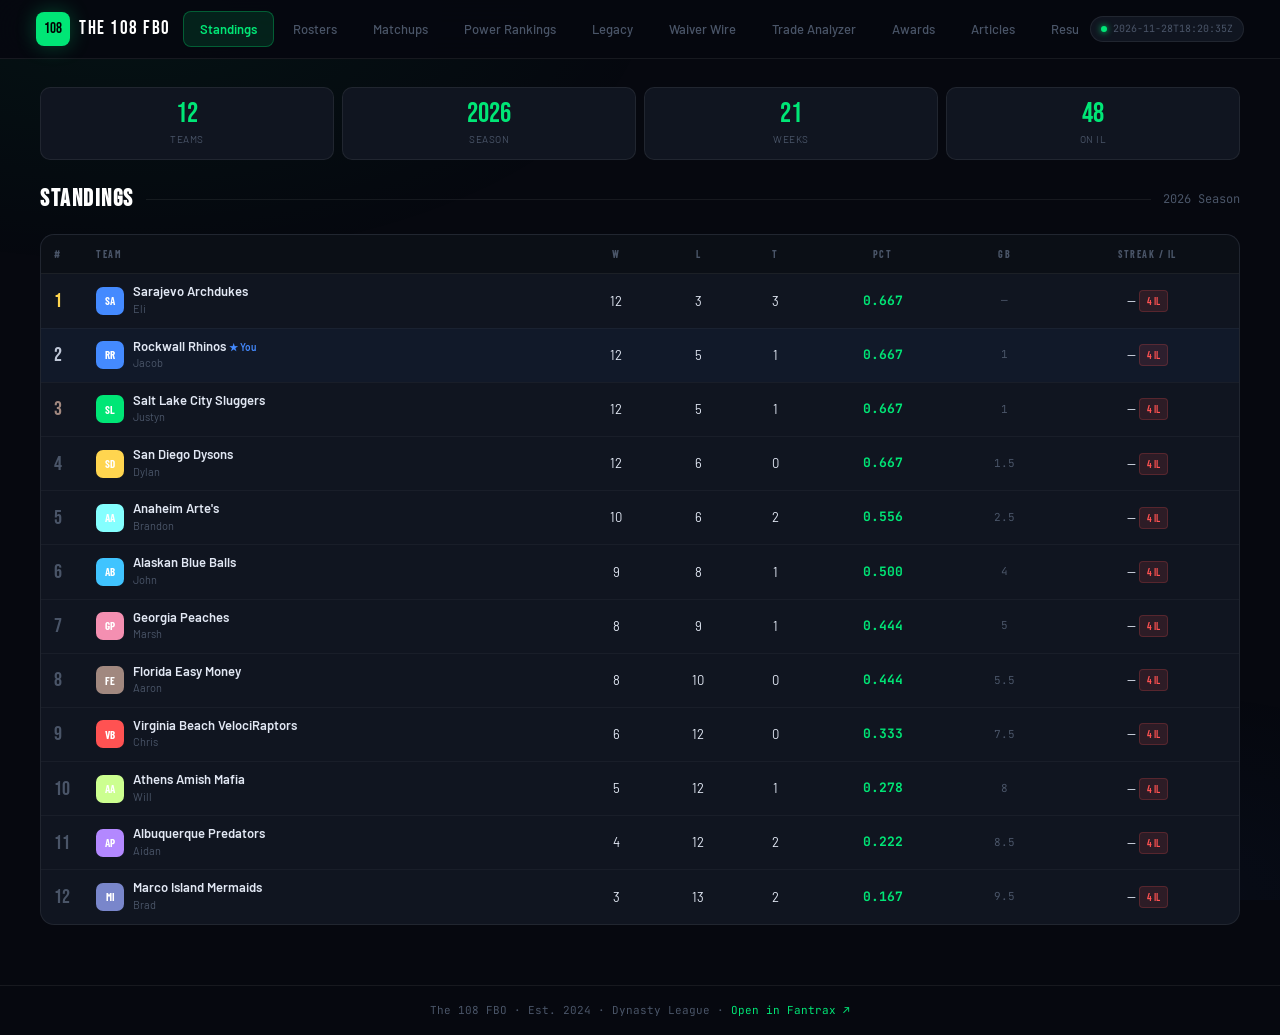
<file: index (12).html>
<!DOCTYPE html>
<html lang="en">
<head>
<meta charset="UTF-8">
<meta name="viewport" content="width=device-width, initial-scale=1.0, maximum-scale=1.0">
<meta name="description" content="The 108 FBO — Fantasy Baseball Dynasty League Dashboard">
<meta name="theme-color" content="#06080f">
<link rel="icon" href="data:image/svg+xml,<svg xmlns=%22http://www.w3.org/2000/svg%22 viewBox=%220 0 100 100%22><rect width=%22100%22 height=%22100%22 rx=%2220%22 fill=%22%2300e676%22/><text y=%22.9em%22 font-size=%2270%22 x=%2250%25%22 text-anchor=%22middle%22 font-family=%22sans-serif%22 font-weight=%22bold%22 fill=%22%23000%22>1</text></svg>">
<title>The 108 FBO</title>
<style>
/* ═══════════════════════════════════════════════
   THE 108 FBO — DESIGN SYSTEM
   ═══════════════════════════════════════════════ */

@import url('https://fonts.googleapis.com/css2?family=Bebas+Neue&family=Barlow:ital,wght@0,300;0,400;0,500;0,600;0,700;1,400&family=Barlow+Condensed:wght@400;500;600;700&family=JetBrains+Mono:wght@400;500&display=swap');

/* ── TOKENS ── */
:root {
  --bg:       #06080f;
  --bg2:      #0c1018;
  --card:     #101520;
  --card2:    #161d2a;
  --card3:    #1c2535;
  --border:   rgba(255,255,255,.07);
  --border2:  rgba(255,255,255,.12);
  --green:    #00e676;
  --green-dim:rgba(0,230,118,.12);
  --green-glow:rgba(0,230,118,.06);
  --accent:   #ffd54f;
  --blue:     #448aff;
  --red:      #ff5252;
  --purple:   #b388ff;
  --teal:     #40c4ff;
  --orange:   #ff9800;
  --text:     #e2e8f4;
  --text2:    #8a96b0;
  --text3:    #4a5568;
  --font:     'Barlow', sans-serif;
  --cond:     'Barlow Condensed', sans-serif;
  --mono:     'JetBrains Mono', monospace;
  --display:  'Bebas Neue', sans-serif;
  --r:        10px;
  --r2:       14px;
  --shadow:   0 4px 24px rgba(0,0,0,.4);
}

/* ── RESET ── */
*, *::before, *::after { box-sizing: border-box; margin: 0; padding: 0; }
html { scroll-behavior: smooth; }
body {
  background: var(--bg);
  color: var(--text);
  font-family: var(--font);
  font-size: 15px;
  line-height: 1.6;
  min-height: 100vh;
  overflow-x: hidden;
  -webkit-tap-highlight-color: transparent;
}
a { color: var(--green); text-decoration: none; }
a:hover { text-decoration: underline; }
button { cursor: pointer; font-family: var(--font); }
select, input { font-family: var(--font); }

/* ── BACKGROUND ── */
body::before {
  content: '';
  position: fixed; inset: 0; z-index: 0; pointer-events: none;
  background:
    radial-gradient(ellipse 70% 50% at 10% 0%, rgba(0,230,118,.05) 0%, transparent 60%),
    radial-gradient(ellipse 50% 40% at 90% 100%, rgba(68,138,255,.04) 0%, transparent 60%);
}

/* ── NAV ── */
#app-nav {
  position: sticky; top: 0; z-index: 300;
  background: rgba(6,8,15,.94);
  backdrop-filter: blur(20px);
  border-bottom: 1px solid var(--border);
}
.nav-inner {
  max-width: 1240px; margin: 0 auto;
  padding: 0 16px;
  display: flex; align-items: center; gap: 12px;
  height: 58px;
}
.nav-brand {
  display: flex; align-items: center; gap: 9px;
  flex-shrink: 0; text-decoration: none;
}
.nav-logo {
  width: 34px; height: 34px; border-radius: 8px;
  background: var(--green);
  display: flex; align-items: center; justify-content: center;
  font-family: var(--display); font-size: 15px; color: #000;
  box-shadow: 0 0 20px rgba(0,230,118,.3);
  flex-shrink: 0;
}
.nav-title {
  font-family: var(--display); font-size: 19px;
  letter-spacing: 1.5px; color: #fff;
  display: none;
}
@media (min-width: 380px) { .nav-title { display: block; } }
.nav-tabs {
  flex: 1; overflow-x: auto; scrollbar-width: none;
  display: none; gap: 2px; padding: 6px 0;
}
@media (min-width: 740px) { .nav-tabs { display: flex; } }
.nav-tabs::-webkit-scrollbar { display: none; }
.ntab {
  flex-shrink: 0; white-space: nowrap;
  padding: 8px 16px; border-radius: 8px;
  border: 1px solid transparent; background: transparent;
  color: var(--text3); font-size: 13px; font-weight: 500;
  transition: all .15s; cursor: pointer; min-height: 36px;
  display: flex; align-items: center;
}
.ntab:hover { color: var(--text); background: rgba(255,255,255,.05); border-color: var(--border); }
.ntab.active {
  background: var(--green-dim);
  color: var(--green);
  border: 1px solid rgba(0,230,118,.3);
  font-weight: 600;
}
.nav-updated {
  flex-shrink: 0; display: none; align-items: center; gap: 6px;
  font-family: var(--mono); font-size: 10px; color: var(--text3);
  background: var(--card); border: 1px solid var(--border);
  padding: 4px 10px; border-radius: 20px;
}
@media (min-width: 740px) { .nav-updated { display: flex; } }
.live-dot {
  width: 6px; height: 6px; border-radius: 50%;
  background: var(--green); box-shadow: 0 0 6px var(--green);
  animation: blink 2s infinite;
}
@keyframes blink { 0%,100% { opacity: 1; } 50% { opacity: .3; } }

/* ── MOBILE DROPDOWN NAV ── */
#mobile-nav-wrap {
  display: none;
  padding: 8px 14px 6px;
  background: rgba(6,8,15,.98);
  border-bottom: 1px solid var(--border);
  position: sticky; top: 58px; z-index: 250;
}
@media (max-width: 739px) { #mobile-nav-wrap { display: block; } }
#mobile-nav-select {
  width: 100%;
  font-size: 14px; font-weight: 600;
  padding: 10px 14px;
  border-radius: 10px;
  border: 1px solid rgba(0,230,118,.3);
  background: var(--card2);
  color: var(--green);
  font-family: var(--font);
  appearance: none;
  -webkit-appearance: none;
  background-image: url("data:image/svg+xml,%3Csvg xmlns='http://www.w3.org/2000/svg' width='12' height='12' viewBox='0 0 12 12'%3E%3Cpath fill='%2300e676' d='M6 8L1 3h10z'/%3E%3C/svg%3E");
  background-repeat: no-repeat;
  background-position: right 14px center;
  padding-right: 36px;
  cursor: pointer;
}
#mobile-nav-select:focus { outline: none; border-color: var(--green); }

/* ── PAGES ── */
.page {
  display: none; position: relative; z-index: 1;
  max-width: 1240px; margin: 0 auto;
  padding: 16px 14px 40px;
}
.page.active { display: block; }
@media (min-width: 740px) { .page { padding: 28px 20px 60px; } }

/* ── SECTION HEADER ── */
.section-header {
  display: flex; align-items: center; gap: 12px;
  margin-bottom: 16px;
}
.section-header h2 {
  font-family: var(--display); font-size: 24px;
  letter-spacing: 1.5px; color: #fff; white-space: nowrap;
}
.section-header .sh-sub {
  font-size: 12px; color: var(--text3);
  font-family: var(--mono);
}
.sh-line { flex: 1; height: 1px; background: var(--border); }

/* ── STAT STRIP ── */
.stat-strip {
  display: grid; grid-template-columns: repeat(4, 1fr);
  gap: 8px; margin-bottom: 20px;
}
.stat-tile {
  background: var(--card); border: 1px solid var(--border);
  border-radius: var(--r); padding: 12px 10px; text-align: center;
}
.stat-tile .sv {
  font-family: var(--display); font-size: 28px;
  color: var(--green); line-height: 1;
}
.stat-tile .sl {
  font-size: 10px; color: var(--text3); margin-top: 3px;
  text-transform: uppercase; letter-spacing: .5px;
}

/* ── TABLE ── */
.tbl-wrap {
  background: var(--card); border: 1px solid var(--border);
  border-radius: var(--r2); overflow: auto;
  -webkit-overflow-scrolling: touch;
}
table { width: 100%; border-collapse: collapse; min-width: 340px; }
thead th {
  font-family: var(--cond); font-size: 10px; letter-spacing: 1.5px;
  color: var(--text3); text-transform: uppercase;
  padding: 11px 13px; text-align: left;
  background: rgba(0,0,0,.3); border-bottom: 1px solid var(--border);
  white-space: nowrap;
}
thead th.tc { text-align: center; }
tbody td {
  padding: 10px 13px; font-size: 13px;
  border-bottom: 1px solid rgba(255,255,255,.04);
  vertical-align: middle;
}
tbody td.tc { text-align: center; }
tbody tr:last-child td { border-bottom: none; }
tbody tr:hover td { background: rgba(0,230,118,.02); }

/* ── RANK NUMBERS ── */
.rk { font-family: var(--display); font-size: 20px; color: var(--text3); }
.rk.g1 { color: var(--accent); }
.rk.g2 { color: #c0c8d8; }
.rk.g3 { color: #a1887f; }
.rk.danger { color: var(--red); }

/* ── TEAM CELL ── */
.team-cell { display: flex; align-items: center; gap: 9px; }
.team-avatar {
  width: 28px; height: 28px; border-radius: 7px; flex-shrink: 0;
  display: flex; align-items: center; justify-content: center;
  font-family: var(--cond); font-size: 11px; font-weight: 700; color: #fff;
}
.team-name { font-weight: 600; font-size: 13px; line-height: 1.2; }
.team-owner { font-size: 11px; color: var(--text3); }

/* ── BADGES ── */
.badge {
  display: inline-block; padding: 2px 7px; border-radius: 4px;
  font-family: var(--cond); font-size: 10px; font-weight: 600;
}
.badge-green { background: var(--green-dim); color: var(--green); border: 1px solid rgba(0,230,118,.25); }
.badge-red { background: rgba(255,82,82,.12); color: var(--red); border: 1px solid rgba(255,82,82,.2); }
.badge-blue { background: rgba(68,138,255,.15); color: var(--blue); border: 1px solid rgba(68,138,255,.25); }
.badge-gold { background: rgba(255,213,79,.12); color: var(--accent); border: 1px solid rgba(255,213,79,.25); }
.badge-purple { background: rgba(179,136,255,.12); color: var(--purple); border: 1px solid rgba(179,136,255,.25); }
.badge-orange { background: rgba(255,152,0,.12); color: var(--orange); border: 1px solid rgba(255,152,0,.25); }

/* ── STREAK ── */
.streak-w { background: rgba(0,230,118,.12); color: var(--green); }
.streak-l { background: rgba(255,82,82,.1); color: var(--red); }

/* ── CARDS ── */
.card {
  background: var(--card); border: 1px solid var(--border);
  border-radius: var(--r2);
}
.card-header {
  padding: 12px 15px; border-bottom: 1px solid var(--border);
  display: flex; align-items: center; justify-content: space-between; gap: 8px;
}
.card-body { padding: 12px 15px; }

/* ── GRID LAYOUTS ── */
.grid-2 { display: grid; grid-template-columns: 1fr; gap: 10px; }
.grid-3 { display: grid; grid-template-columns: 1fr; gap: 10px; }
@media (min-width: 500px) { .grid-2 { grid-template-columns: repeat(2, 1fr); } }
@media (min-width: 500px) { .grid-3 { grid-template-columns: repeat(2, 1fr); } }
@media (min-width: 860px) { .grid-3 { grid-template-columns: repeat(3, 1fr); } }

/* ── ROSTER CARDS ── */
.roster-card {
  background: var(--card); border: 1px solid var(--border);
  border-radius: var(--r2); overflow: hidden;
}
.roster-card.is-you {
  border-color: rgba(68,138,255,.5);
  box-shadow: 0 0 0 1px rgba(68,138,255,.15);
}
.roster-card-head {
  padding: 11px 13px; border-bottom: 1px solid var(--border);
  display: flex; align-items: center; justify-content: space-between; gap: 6px;
}
.roster-card-body { padding: 3px 0; max-height: 270px; overflow-y: auto; }
.player-row {
  display: flex; align-items: center; gap: 6px;
  padding: 5px 13px; border-bottom: 1px solid rgba(255,255,255,.03);
  font-size: 12px;
}
.player-row:last-child { border-bottom: none; }
.player-row:hover { background: rgba(255,255,255,.02); }
.pos-tag {
  font-family: var(--cond); font-size: 9px; font-weight: 700;
  padding: 1px 4px; border-radius: 3px; min-width: 22px;
  text-align: center; flex-shrink: 0;
}
.player-name { flex: 1; white-space: nowrap; overflow: hidden; text-overflow: ellipsis; }
.player-adp { font-family: var(--mono); font-size: 10px; color: var(--text3); flex-shrink: 0; }
.status-dot { width: 5px; height: 5px; border-radius: 50%; flex-shrink: 0; }
.group-label {
  font-size: 9px; color: var(--text3); padding: 4px 13px 2px;
  font-family: var(--cond); letter-spacing: .5px; text-transform: uppercase;
}

/* ── FORM CONTROLS ── */
.filter-row {
  display: flex; flex-wrap: wrap; gap: 8px;
  margin-bottom: 16px; align-items: flex-end;
}
.filter-item { display: flex; flex-direction: column; gap: 3px; }
.filter-item label { font-size: 11px; color: var(--text3); }
select, input[type=text], input[type=password], input[type=search] {
  font-size: 13px; padding: 7px 10px;
  border-radius: var(--r); border: 1px solid var(--border2);
  background: var(--card2); color: var(--text);
  transition: border-color .15s;
}
select:focus, input:focus {
  outline: none; border-color: rgba(0,230,118,.4);
}

/* ── BUTTONS ── */
.btn {
  padding: 8px 16px; border-radius: var(--r);
  border: 1px solid var(--border2); background: var(--card2);
  color: var(--text2); font-size: 13px; font-weight: 500;
  transition: all .15s;
}
.btn:hover { border-color: var(--green); color: var(--green); }
.btn-primary {
  background: var(--green); color: #000; font-weight: 700;
  border-color: var(--green);
}
.btn-primary:hover { background: #00ff88; color: #000; border-color: #00ff88; }
.btn-full { width: 100%; padding: 12px; font-size: 14px; border-radius: 10px; }
.btn:disabled { opacity: .45; cursor: not-allowed; }

/* ── MATCHUP CARDS ── */
.matchup-card {
  background: var(--card); border: 1px solid var(--border);
  border-radius: var(--r2); padding: 14px 16px;
}
.matchup-card.is-you { border-color: rgba(68,138,255,.4); }
.matchup-teams {
  display: grid; grid-template-columns: 1fr 52px 1fr;
  align-items: center; gap: 8px;
}
.mt-away { display: flex; flex-direction: column; }
.mt-home { display: flex; flex-direction: column; align-items: flex-end; text-align: right; }
.mt-name { font-weight: 600; font-size: 13px; line-height: 1.3; }
.mt-owner { font-size: 11px; color: var(--text3); }
.mt-score { font-family: var(--display); font-size: 22px; color: var(--accent); text-align: center; line-height: 1; }
.mt-week { font-size: 10px; color: var(--text3); font-family: var(--cond); text-align: center; letter-spacing: .5px; }
.mt-vs { font-family: var(--display); font-size: 16px; color: var(--text3); text-align: center; }

/* ── POWER RANKING CARDS ── */
.pr-card {
  background: var(--card); border: 1px solid var(--border);
  border-radius: var(--r2); padding: 14px 16px;
  display: flex; align-items: center; gap: 14px;
  transition: transform .15s;
}
.pr-card:hover { transform: translateX(3px); }
.pr-card.is-you { border-color: rgba(68,138,255,.4); }
.pr-rank {
  font-family: var(--display); font-size: 40px; line-height: 1;
  min-width: 50px; text-align: center; flex-shrink: 0;
}
.pr-body { flex: 1; min-width: 0; }
.pr-team-name { font-weight: 600; font-size: 15px; }
.pr-owner { font-size: 11px; color: var(--text3); margin-bottom: 8px; }
.pr-cats { display: flex; flex-wrap: wrap; gap: 5px; }
.pr-cat {
  background: var(--card2); border-radius: 4px;
  padding: 3px 7px; font-family: var(--cond); font-size: 11px;
  display: flex; gap: 5px; align-items: center;
}
.pr-cat-label { color: var(--text3); }
.pr-cat-val { font-weight: 700; }
.pr-cat-val.good { color: var(--green); }
.pr-cat-val.ok { color: var(--accent); }
.pr-cat-val.bad { color: var(--red); }
.pr-score-block { text-align: right; flex-shrink: 0; }
.pr-score { font-family: var(--display); font-size: 32px; color: var(--accent); line-height: 1; }
.pr-tier {
  font-family: var(--cond); font-size: 10px; font-weight: 600;
  padding: 2px 7px; border-radius: 4px; display: inline-block; margin-top: 4px;
}
.tier-elite { background: rgba(0,230,118,.15); color: var(--green); }
.tier-contender { background: rgba(255,213,79,.12); color: var(--accent); }
.tier-fringe { background: rgba(68,138,255,.12); color: var(--blue); }
.tier-rebuild { background: rgba(255,82,82,.1); color: var(--red); }

/* ── AI OUTPUT ── */
.ai-output {
  background: var(--card2); border: 1px solid var(--border);
  border-radius: var(--r2); padding: 16px; margin-top: 12px;
  font-size: 14px; line-height: 1.8; white-space: pre-wrap;
  display: none;
}
.ai-output.visible { display: block; }
.ai-thinking {
  display: flex; align-items: center; gap: 10px;
  color: var(--text3); font-size: 13px;
}
.ai-spinner {
  width: 16px; height: 16px; flex-shrink: 0;
  border: 2px solid rgba(255,255,255,.1);
  border-top-color: var(--green);
  border-radius: 50%; animation: spin .7s linear infinite;
}
@keyframes spin { to { transform: rotate(360deg); } }

/* ── TRADE ANALYZER ── */
.trade-cols {
  display: grid; grid-template-columns: 1fr 40px 1fr;
  gap: 10px; align-items: start; margin-bottom: 14px;
}
@media (max-width: 440px) {
  .trade-cols { grid-template-columns: 1fr; gap: 12px; }
}
.trade-col h4 {
  font-size: 10px; color: var(--text3); font-family: var(--cond);
  text-transform: uppercase; letter-spacing: 1px; margin-bottom: 7px;
}
.trade-for {
  display: flex; align-items: center; justify-content: center;
  padding-top: 22px; font-family: var(--display); font-size: 17px; color: var(--text3);
}
.player-chip {
  display: flex; align-items: center; gap: 6px;
  background: var(--card2); border: 1px solid var(--border2);
  border-radius: 7px; padding: 6px 10px; font-size: 12px; margin-bottom: 5px;
}
.chip-pos {
  font-family: var(--cond); font-size: 9px; font-weight: 700;
  padding: 1px 4px; border-radius: 3px; flex-shrink: 0;
}
.chip-name { flex: 1; }
.chip-adp { font-family: var(--mono); font-size: 10px; color: var(--text3); }
.chip-remove { color: var(--text3); font-size: 15px; margin-left: auto; line-height: 1; }
.chip-remove:hover { color: var(--red); cursor: pointer; }
.search-wrap { position: relative; margin-top: 5px; }
.search-wrap input { width: 100%; }
.search-drop {
  position: absolute; top: 100%; left: 0; right: 0;
  background: var(--card2); border: 1px solid var(--border2);
  border-radius: var(--r); z-index: 200;
  max-height: 180px; overflow-y: auto;
  display: none; box-shadow: var(--shadow);
}
.search-drop.open { display: block; }
.drop-item {
  padding: 8px 12px; font-size: 13px; cursor: pointer;
  border-bottom: 1px solid rgba(255,255,255,.04);
}
.drop-item:hover { background: rgba(0,230,118,.08); color: var(--green); }
.drop-item:last-child { border-bottom: none; }
.drop-meta { font-size: 10px; color: var(--text3); margin-top: 1px; }
.api-key-row {
  display: flex; align-items: center; gap: 8px;
  margin-top: 10px; flex-wrap: wrap;
}
.api-key-row label { font-size: 11px; color: var(--text3); white-space: nowrap; }
.api-key-row input { flex: 1; font-size: 12px; min-width: 0; }

/* ── AWARD CARDS ── */
.award-card {
  background: var(--card); border: 1px solid var(--border);
  border-radius: var(--r2); padding: 16px;
  display: flex; align-items: center; gap: 14px;
}
.award-icon { font-size: 32px; flex-shrink: 0; }
.award-body { flex: 1; }
.award-title { font-weight: 700; font-size: 15px; color: var(--red); }
.award-team { font-size: 13px; color: var(--text2); margin-top: 2px; }
.award-reason { font-size: 12px; color: var(--text3); margin-top: 4px; }
.award-count { font-family: var(--display); font-size: 28px; color: var(--red); }
.award-count-label { font-size: 10px; color: var(--text3); }

/* ── RESUME CARDS ── */
.resume-card {
  background: var(--card); border: 1px solid var(--border);
  border-radius: var(--r2); overflow: hidden; margin-bottom: 14px;
}
.resume-hero {
  padding: 20px; background: linear-gradient(135deg, rgba(0,0,0,.4), transparent);
  border-bottom: 1px solid var(--border);
  display: flex; align-items: center; gap: 16px;
}
.resume-avatar {
  width: 64px; height: 64px; border-radius: 12px; flex-shrink: 0;
  display: flex; align-items: center; justify-content: center;
  font-family: var(--display); font-size: 26px; color: #fff;
}
.resume-name { font-family: var(--display); font-size: 28px; letter-spacing: 1px; color: #fff; line-height: 1; }
.resume-team { font-size: 13px; color: var(--text3); margin-top: 4px; }
.resume-stats {
  display: grid; grid-template-columns: repeat(3, 1fr);
  gap: 8px; padding: 16px;
  border-bottom: 1px solid var(--border);
}
@media (min-width: 500px) { .resume-stats { grid-template-columns: repeat(6, 1fr); } }
.resume-stat { text-align: center; }
.resume-stat-val { font-family: var(--display); font-size: 24px; color: var(--green); line-height: 1; }
.resume-stat-label { font-size: 10px; color: var(--text3); margin-top: 2px; }
.resume-sections { padding: 16px; display: grid; gap: 12px; }
.resume-section-title {
  font-family: var(--cond); font-size: 11px; font-weight: 700;
  color: var(--green); text-transform: uppercase; letter-spacing: 1px;
  margin-bottom: 6px;
}
.resume-section-body { font-size: 13px; color: var(--text2); line-height: 1.7; }
.matchup-item {
  display: flex; align-items: center; justify-content: space-between;
  padding: 6px 0; border-bottom: 1px solid rgba(255,255,255,.04); font-size: 12px;
}
.matchup-item:last-child { border-bottom: none; }

/* ── CHAMPIONSHIP HISTORY ── */
.champ-card {
  background: var(--card); border: 1px solid var(--border);
  border-radius: var(--r2); padding: 20px;
  display: flex; align-items: center; gap: 16px;
  margin-bottom: 10px;
}
.champ-year { font-family: var(--display); font-size: 44px; color: var(--text3); line-height: 1; min-width: 90px; }
.champ-trophy { font-size: 28px; flex-shrink: 0; }
.champ-team { font-family: var(--display); font-size: 24px; letter-spacing: 1px; color: var(--accent); }
.champ-owner { font-size: 13px; color: var(--text3); margin-top: 2px; }
.champ-score { font-family: var(--mono); font-size: 12px; color: var(--text3); margin-top: 4px; }
.champ-bar {
  display: flex; align-items: center; gap: 10px; padding: 10px 0;
  border-bottom: 1px solid var(--border);
}
.champ-bar:last-child { border-bottom: none; }
.champ-bar-team { min-width: 200px; font-size: 13px; font-weight: 500; }
.champ-bar-track {
  flex: 1; height: 24px; background: var(--card2);
  border-radius: 4px; overflow: hidden; position: relative;
}
.champ-bar-fill {
  height: 100%; display: flex; align-items: center;
  padding-left: 8px; font-family: var(--cond); font-size: 12px;
  font-weight: 700; color: #000; transition: width .5s;
}
.champ-bar-count { font-family: var(--display); font-size: 20px; color: var(--text2); min-width: 28px; text-align: right; }

/* ── RECORDS ── */
.record-cat-grid {
  display: grid; grid-template-columns: 1fr;
  gap: 10px;
}
@media (min-width: 600px) { .record-cat-grid { grid-template-columns: repeat(2, 1fr); } }
@media (min-width: 900px) { .record-cat-grid { grid-template-columns: repeat(3, 1fr); } }
.record-cat-card {
  background: var(--card); border: 1px solid var(--border);
  border-radius: var(--r2); overflow: hidden;
}
.record-cat-header {
  padding: 10px 14px; border-bottom: 1px solid var(--border);
  font-family: var(--display); font-size: 18px; letter-spacing: 1px;
  display: flex; justify-content: space-between; align-items: center;
}
.record-row {
  display: flex; align-items: center; gap: 10px;
  padding: 8px 14px; border-bottom: 1px solid rgba(255,255,255,.04); font-size: 12px;
}
.record-row:last-child { border-bottom: none; }
.record-value { font-family: var(--mono); font-weight: 600; min-width: 50px; }
.record-team { flex: 1; color: var(--text2); }
.record-meta { font-size: 10px; color: var(--text3); }
.best-badge { color: var(--green); }
.worst-badge { color: var(--red); }

/* ── H2H TABLE ── */
.h2h-table { overflow: auto; -webkit-overflow-scrolling: touch; }
.h2h-table table { min-width: 600px; }
.h2h-cell {
  font-family: var(--mono); font-size: 11px; text-align: center; padding: 6px 8px;
}
.h2h-win { color: var(--green); font-weight: 600; }
.h2h-loss { color: var(--red); }
.h2h-label { font-size: 11px; color: var(--text3); font-weight: 500; }

/* ── LUCK / SOS ── */
.luck-bar-wrap { display: flex; flex-direction: column; gap: 6px; }
.luck-row {
  display: flex; align-items: center; gap: 10px;
  padding: 8px 0; border-bottom: 1px solid var(--border);
}
.luck-row:last-child { border-bottom: none; }
.luck-rank { font-family: var(--display); font-size: 20px; color: var(--text3); width: 30px; }
.luck-team { min-width: 160px; font-size: 13px; font-weight: 500; }
.luck-bar-track {
  flex: 1; height: 8px; background: var(--card2);
  border-radius: 4px; overflow: hidden;
}
.luck-bar-fill { height: 100%; border-radius: 4px; transition: width .5s; }
.luck-val { font-family: var(--mono); font-size: 12px; min-width: 50px; text-align: right; }

/* ── CATEGORY KINGS ── */
.cat-king-card {
  background: var(--card); border: 1px solid var(--border);
  border-radius: var(--r2); padding: 14px; display: flex;
  align-items: center; gap: 12px;
}
.cat-king-crown { font-size: 24px; flex-shrink: 0; }
.cat-king-cat {
  font-family: var(--display); font-size: 20px; letter-spacing: 1px;
  min-width: 60px; color: var(--accent);
}
.cat-king-team { font-weight: 600; font-size: 13px; }
.cat-king-val { font-family: var(--mono); font-size: 13px; color: var(--green); }
.cat-king-owner { font-size: 11px; color: var(--text3); }

/* ── OUTLIER CARDS ── */
.outlier-card {
  background: var(--card); border: 1px solid var(--border);
  border-radius: var(--r2); padding: 14px;
}
.outlier-title {
  font-family: var(--cond); font-size: 11px; font-weight: 700;
  color: var(--text3); text-transform: uppercase; letter-spacing: 1px; margin-bottom: 10px;
}
.outlier-row {
  display: flex; align-items: center; gap: 10px; padding: 7px 0;
  border-bottom: 1px solid rgba(255,255,255,.04); font-size: 12px;
}
.outlier-row:last-child { border-bottom: none; }
.outlier-rank { font-family: var(--display); font-size: 18px; color: var(--text3); min-width: 24px; }
.outlier-team { flex: 1; font-weight: 500; }
.outlier-val { font-family: var(--mono); font-weight: 600; }
.outlier-meta { font-size: 10px; color: var(--text3); }

/* ── ARTICLE CARDS ── */
.article-card {
  background: var(--card); border: 1px solid var(--border);
  border-radius: var(--r2); padding: 20px; margin-bottom: 14px;
}
.article-header {
  display: flex; align-items: center; justify-content: space-between;
  margin-bottom: 14px; flex-wrap: wrap; gap: 8px;
}
.article-matchup {
  font-family: var(--display); font-size: 20px; letter-spacing: 1px;
  color: #fff;
}
.article-week { font-family: var(--mono); font-size: 11px; color: var(--text3); }
.article-body {
  font-size: 14px; line-height: 1.85; color: var(--text2);
  white-space: pre-wrap;
}
.article-loading {
  display: flex; align-items: center; gap: 10px;
  color: var(--text3); font-size: 13px; padding: 20px 0;
}

/* ── LEGACY SCORE ── */
.legacy-card {
  background: var(--card); border: 1px solid var(--border);
  border-radius: var(--r2); padding: 14px 16px;
  display: flex; align-items: center; gap: 14px; margin-bottom: 8px;
}
.legacy-rank { font-family: var(--display); font-size: 38px; min-width: 48px; text-align: center; }
.legacy-body { flex: 1; min-width: 0; }
.legacy-team { font-weight: 600; font-size: 15px; }
.legacy-owner { font-size: 11px; color: var(--text3); margin-bottom: 8px; }
.legacy-breakdown { display: flex; flex-wrap: wrap; gap: 5px; }
.legacy-component {
  background: var(--card2); border-radius: 4px;
  padding: 3px 8px; font-family: var(--cond); font-size: 11px;
}
.legacy-score-block { text-align: right; flex-shrink: 0; }
.legacy-score { font-family: var(--display); font-size: 34px; color: var(--purple); line-height: 1; }
.legacy-max { font-size: 10px; color: var(--text3); }

/* ── PROGRESS BARS ── */
.progress-bar {
  height: 6px; background: var(--card2); border-radius: 3px;
  overflow: hidden; margin-top: 4px;
}
.progress-fill { height: 100%; border-radius: 3px; transition: width .5s; }

/* ── TABS (inline) ── */
.tab-bar {
  display: flex; gap: 3px; flex-wrap: wrap;
  background: var(--card); border: 1px solid var(--border);
  border-radius: 10px; padding: 4px; margin-bottom: 16px; width: fit-content;
}
.tab-btn {
  padding: 5px 14px; border-radius: 7px; border: none;
  background: transparent; color: var(--text3);
  font-family: var(--font); font-size: 12px; font-weight: 500;
  cursor: pointer; transition: all .15s; white-space: nowrap;
}
.tab-btn:hover { color: var(--text); }
.tab-btn.active {
  background: var(--green); color: #000; font-weight: 700;
}

/* ── LOADING / EMPTY ── */
.loading-state {
  text-align: center; padding: 60px 20px; color: var(--text3);
}
.loading-spinner {
  width: 40px; height: 40px; border: 3px solid var(--border);
  border-top-color: var(--green); border-radius: 50%;
  animation: spin .7s linear infinite; margin: 0 auto 16px;
}
.empty-state {
  text-align: center; padding: 40px 20px;
  color: var(--text3); font-size: 13px;
}

/* ── TOOLTIP ── */
.tooltip {
  position: relative; cursor: help;
}
.tooltip::after {
  content: attr(data-tip);
  position: absolute; bottom: 120%; left: 50%; transform: translateX(-50%);
  background: var(--card2); border: 1px solid var(--border2);
  border-radius: 6px; padding: 5px 10px; font-size: 11px;
  white-space: nowrap; pointer-events: none; opacity: 0;
  transition: opacity .15s; z-index: 100;
}
.tooltip:hover::after { opacity: 1; }

/* ── WAIVER ── */
.waiver-section-title {
  font-family: var(--cond); font-size: 11px; font-weight: 700;
  color: var(--text3); text-transform: uppercase; letter-spacing: 1px;
  padding: 8px 14px 4px; border-bottom: none;
}
.waiver-player-card {
  display: flex; align-items: center; justify-content: space-between;
  padding: 9px 14px; border-bottom: 1px solid rgba(255,255,255,.04);
  font-size: 12px;
}
.waiver-player-card:last-child { border-bottom: none; }
.waiver-player-card:hover { background: rgba(255,255,255,.02); }
.waiver-player-name { font-weight: 600; font-size: 13px; }
.waiver-player-info { font-size: 11px; color: var(--text3); margin-top: 1px; }
.waiver-add { color: var(--green); border: 1px solid rgba(0,230,118,.3); background: var(--green-dim); }
.waiver-drop { color: var(--red); border: 1px solid rgba(255,82,82,.2); background: rgba(255,82,82,.08); }

/* ── COLOR VARS FOR TEAMS ── */
.c-blue { color: #448aff; } .bg-blue { background: #448aff; }
.c-teal { color: #40c4ff; } .bg-teal { background: #40c4ff; }
.c-green { color: #00e676; } .bg-green { background: #00e676; }
.c-red { color: #ff5252; } .bg-red { background: #ff5252; }
.c-orange { color: #ff9800; } .bg-orange { background: #ff9800; }
.c-purple { color: #b388ff; } .bg-purple { background: #b388ff; }
.c-pink { color: #f48fb1; } .bg-pink { background: #f48fb1; }
.c-amber { color: #ffd54f; } .bg-amber { background: #ffd54f; }
.c-cyan { color: #84ffff; } .bg-cyan { background: #84ffff; }
.c-lime { color: #ccff90; } .bg-lime { background: #ccff90; }
.c-indigo { color: #7986cb; } .bg-indigo { background: #7986cb; }
.c-brown { color: #a1887f; } .bg-brown { background: #a1887f; }

/* ── FOOTER ── */
#app-footer {
  text-align: center; padding: 16px;
  font-family: var(--mono); font-size: 11px; color: var(--text3);
  border-top: 1px solid var(--border); position: relative; z-index: 1;
}

/* ── RESPONSIVE TWEAKS ── */
@media (max-width: 400px) {
  .pr-card { flex-wrap: wrap; }
  .legacy-card { flex-wrap: wrap; }
  .champ-card { flex-wrap: wrap; }
}

</style>
</head>
<body>

<!-- ── TOP NAV ── -->
<nav id="app-nav">
  <div class="nav-inner">
    <a class="nav-brand" href="#">
      <div class="nav-logo">108</div>
      <div class="nav-title">THE 108 FBO</div>
    </a>
    <div class="nav-tabs">
      <button class="ntab active" data-page="standings">Standings</button>
      <button class="ntab" data-page="rosters">Rosters</button>
      <button class="ntab" data-page="matchups">Matchups</button>
      <button class="ntab" data-page="power">Power Rankings</button>
      <button class="ntab" data-page="legacy">Legacy</button>
      <button class="ntab" data-page="waiver">Waiver Wire</button>
      <button class="ntab" data-page="trade">Trade Analyzer</button>
      <button class="ntab" data-page="awards">Awards</button>
      <button class="ntab" data-page="articles">Articles</button>
      <button class="ntab" data-page="resumes">Resumes</button>
      <button class="ntab" data-page="championships">Championships</button>
      <button class="ntab" data-page="records">Records</button>
      <button class="ntab" data-page="h2h">H2H</button>
      <button class="ntab" data-page="luck">Luck Index</button>
      <button class="ntab" data-page="stats">All-Time Stats</button>
      <button class="ntab" data-page="outliers">Outliers</button>
      <button class="ntab" data-page="catking">Cat Kings</button>
    </div>
    <div class="nav-updated">
      <div class="live-dot"></div>
      <span id="updated-text">Loading...</span>
    </div>
  </div>
</nav>

<!-- ═══════════════════════════════════════════════
     STANDINGS
     ═══════════════════════════════════════════════ -->
<div id="page-standings" class="page active">
  <div id="standings-stats" class="stat-strip"></div>
  <div class="section-header">
    <h2>Standings</h2>
    <div class="sh-line"></div>
    <div class="sh-sub">2026 Season</div>
  </div>
  <div class="tbl-wrap">
    <table>
      <thead>
        <tr>
          <th style="width:32px">#</th>
          <th>Team</th>
          <th class="tc">W</th><th class="tc">L</th><th class="tc">T</th>
          <th class="tc">PCT</th><th class="tc">GB</th><th class="tc">Streak / IL</th>
        </tr>
      </thead>
      <tbody id="standings-tbody">
        <tr><td colspan="8"><div class="loading-state"><div class="loading-spinner"></div></div></td></tr>
      </tbody>
    </table>
  </div>
</div>

<!-- ═══════════════════════════════════════════════
     ROSTERS
     ═══════════════════════════════════════════════ -->
<div id="page-rosters" class="page">
  <div class="filter-row">
    <div class="filter-item">
      <label>Sort by</label>
      <select id="r-sort" onchange="renderRosters()">
        <option value="name">Team name</option>
        <option value="adp">Best ADP</option>
        <option value="score">Dynasty score</option>
        <option value="il">Most IL</option>
      </select>
    </div>
    <div class="filter-item">
      <label>Status</label>
      <select id="r-status" onchange="renderRosters()">
        <option value="all">All</option>
        <option value="ACTIVE">Active</option>
        <option value="RESERVE">Reserve</option>
        <option value="MINORS">Minors</option>
        <option value="INJURED_RESERVE">IL</option>
      </select>
    </div>
    <div class="filter-item">
      <label>Position</label>
      <select id="r-pos" onchange="renderRosters()">
        <option value="all">All</option>
        <option value="SP">SP</option><option value="RP">RP</option>
        <option value="C">C</option><option value="1B">1B</option>
        <option value="2B">2B</option><option value="3B">3B</option>
        <option value="SS">SS</option><option value="OF">OF</option>
        <option value="UT">UT</option>
      </select>
    </div>
    <div class="filter-item">
      <label>Search player</label>
      <input type="search" id="r-search" placeholder="Name..." oninput="renderRosters()" style="width:140px">
    </div>
  </div>
  <div id="roster-grid" class="grid-3">
    <div class="loading-state"><div class="loading-spinner"></div></div>
  </div>
</div>

<!-- ═══════════════════════════════════════════════
     MATCHUPS
     ═══════════════════════════════════════════════ -->
<div id="page-matchups" class="page">
  <div class="filter-row">
    <div class="filter-item">
      <label>Week</label>
      <select id="matchup-week" onchange="renderMatchupCards()"></select>
    </div>
  </div>
  <div id="matchup-grid" class="grid-2">
    <div class="loading-state"><div class="loading-spinner"></div></div>
  </div>
  <div id="matchup-preview"></div>
</div>

<!-- ═══════════════════════════════════════════════
     POWER RANKINGS
     ═══════════════════════════════════════════════ -->
<div id="page-power" class="page">
  <div class="section-header">
    <h2>Power Rankings</h2>
    <div class="sh-line"></div>
  </div>
  <div id="power-cats-note" style="font-size:11px;color:var(--text3);margin-bottom:16px;line-height:1.6"></div>
  <div id="power-list" style="display:flex;flex-direction:column;gap:8px">
    <div class="loading-state"><div class="loading-spinner"></div></div>
  </div>
</div>

<!-- ═══════════════════════════════════════════════
     LEGACY RANKINGS
     ═══════════════════════════════════════════════ -->
<div id="page-legacy" class="page">
  <div class="section-header">
    <h2>Legacy Rankings</h2>
    <div class="sh-line"></div>
  </div>
  <div style="background:var(--card);border:1px solid var(--border);border-radius:var(--r2);padding:14px;margin-bottom:18px;font-size:13px;color:var(--text2)">
    <strong style="color:var(--purple)">Formula:</strong>
    🏆 Championships (15 pts each, uncapped) &nbsp;+&nbsp;
    📈 Sustained Winning (25 pts max) &nbsp;+&nbsp;
    💪 Dominance (20 pts max) &nbsp;+&nbsp;
    🎯 Consistency (15 pts max) &nbsp;+&nbsp;
    🧠 Acumen (10 pts max)
  </div>
  <div id="legacy-list" style="display:flex;flex-direction:column;gap:8px">
    <div class="loading-state"><div class="loading-spinner"></div></div>
  </div>
</div>

<!-- ═══════════════════════════════════════════════
     WAIVER WIRE
     ═══════════════════════════════════════════════ -->
<div id="page-waiver" class="page">
  <div class="section-header"><h2>Waiver Wire</h2><div class="sh-line"></div></div>
  <div class="filter-row">
    <div class="filter-item">
      <label>Analyzing for team</label>
      <select id="waiver-team" onchange="renderWaiver()" style="max-width:240px"></select>
    </div>
  </div>
  <div style="font-size:12px;color:var(--text3);margin-bottom:14px">
    Best available players (not on any roster) ranked by ADP.
    Scoring categories: R · HR · RBI · K · SB · AVG · OPS / IP · H · K · QS · ERA · WHIP · SV+HLD
  </div>
  <div id="waiver-container">
    <div class="loading-state"><div class="loading-spinner"></div></div>
  </div>
</div>

<!-- ═══════════════════════════════════════════════
     TRADE ANALYZER
     ═══════════════════════════════════════════════ -->
<div id="page-trade" class="page">
  <div class="section-header"><h2>Trade Analyzer</h2><div class="sh-line"></div></div>
  <div style="max-width:700px">
    <div class="card" style="padding:18px;margin-bottom:12px">
      <div style="font-family:var(--cond);font-size:14px;font-weight:600;margin-bottom:14px;letter-spacing:.5px">
        ⚾ Build Your Trade
      </div>
      <div class="trade-cols">
        <div>
          <h4>You Give</h4>
          <div id="give-chips"></div>
          <div class="search-wrap">
            <input type="text" id="give-input" placeholder="Search player..." oninput="searchTrade('give')" autocomplete="off">
            <div class="search-drop" id="give-drop"></div>
          </div>
        </div>
        <div class="trade-for">FOR</div>
        <div>
          <h4>You Get</h4>
          <div id="get-chips"></div>
          <div class="search-wrap">
            <input type="text" id="get-input" placeholder="Search player..." oninput="searchTrade('get')" autocomplete="off">
            <div class="search-drop" id="get-drop"></div>
          </div>
        </div>
      </div>
      <button class="btn btn-primary btn-full" id="trade-btn" onclick="analyzeTrade()">
        Analyze Trade
      </button>
      <div class="api-key-row">
        <label>Claude API Key (optional):</label>
        <input type="password" id="trade-api-key" placeholder="sk-ant-... for AI analysis">
      </div>
      <div style="font-size:11px;color:var(--text3);margin-top:6px">
        Without a key: ADP math + category impact analysis. With a key: full AI narrative using your exact scoring categories.
      </div>
    </div>
    <div class="ai-output" id="trade-out"></div>
  </div>
</div>

<!-- ═══════════════════════════════════════════════
     AWARDS — ASSHOLE OF THE WEEK
     ═══════════════════════════════════════════════ -->
<div id="page-awards" class="page">
  <div class="section-header"><h2>💩 Asshole of the Week</h2><div class="sh-line"></div></div>
  <div style="font-size:13px;color:var(--text3);margin-bottom:18px">
    Awarded to any team that exceeds the 10 SP maximum starts per week. Result: automatic loss, no exceptions.
  </div>

  <div class="section-header" style="margin-top:8px"><h2>All-Time Leaderboard</h2><div class="sh-line"></div></div>
  <div id="aotw-leaderboard"></div>

  <div class="section-header" style="margin-top:24px"><h2>Weekly History</h2><div class="sh-line"></div></div>
  <div id="aotw-history" class="card" style="padding:0 16px"></div>

  <div class="section-header" style="margin-top:24px"><h2>🏆 Perfect Matchups (14-0)</h2><div class="sh-line"></div></div>
  <div id="perfect-matchups"></div>
</div>

<!-- ═══════════════════════════════════════════════
     WEEKLY ARTICLES
     ═══════════════════════════════════════════════ -->
<div id="page-articles" class="page">
  <div class="section-header"><h2>📰 FBO Insider Articles</h2><div class="sh-line"></div></div>
  <div style="font-size:13px;color:var(--text2);margin-bottom:18px">
    AI-written weekly matchup previews. Add your Claude API key for full articles with player analysis, predictions, and trash talk.
  </div>
  <div class="filter-row">
    <div class="filter-item">
      <label>Week</label>
      <select id="article-week"></select>
    </div>
    <div class="filter-item">
      <label>Claude API Key</label>
      <input type="password" id="article-api-key" placeholder="sk-ant-..." style="width:200px">
    </div>
    <div class="filter-item" style="padding-top:18px">
      <button class="btn btn-primary" onclick="generateArticles()">Generate Articles</button>
    </div>
  </div>
  <div id="articles-container">
    <div class="empty-state">Select a week and click Generate Articles. Add your Claude API key for AI-written content.</div>
  </div>
</div>

<!-- ═══════════════════════════════════════════════
     OWNER RESUMES
     ═══════════════════════════════════════════════ -->
<div id="page-resumes" class="page">
  <div class="section-header"><h2>Owner Resumes</h2><div class="sh-line"></div></div>
  <div class="filter-row" style="margin-bottom:20px">
    <div class="filter-item">
      <label>Select team</label>
      <select id="resume-team" onchange="renderResumeFor(this.value)" style="max-width:260px"></select>
    </div>
  </div>
  <div id="resume-container">
    <div class="loading-state"><div class="loading-spinner"></div></div>
  </div>
</div>

<!-- ═══════════════════════════════════════════════
     CHAMPIONSHIP HISTORY
     ═══════════════════════════════════════════════ -->
<div id="page-championships" class="page">
  <div class="section-header"><h2>Championship History</h2><div class="sh-line"></div></div>

  <div class="section-header" style="margin-top:8px"><h2>Year by Year</h2><div class="sh-line"></div></div>
  <div id="champ-history"></div>

  <div class="section-header" style="margin-top:24px"><h2>Championship Count</h2><div class="sh-line"></div></div>
  <div id="champ-count" class="card" style="padding:16px"></div>

  <div class="section-header" style="margin-top:24px"><h2>Championship Drought Tracker</h2><div class="sh-line"></div></div>
  <div id="champ-drought" class="card" style="padding:16px"></div>
</div>

<!-- ═══════════════════════════════════════════════
     LEAGUE RECORDS
     ═══════════════════════════════════════════════ -->
<div id="page-records" class="page">
  <div class="section-header"><h2>League Records</h2><div class="sh-line"></div></div>
  <div class="filter-row">
    <div class="filter-item">
      <label>Record type</label>
      <select id="records-view" onchange="renderRecords()">
        <option value="single">Single Week</option>
        <option value="extended">Extended Matchup (2-week)</option>
      </select>
    </div>
  </div>
  <div id="records-grid" class="record-cat-grid">
    <div class="loading-state"><div class="loading-spinner"></div></div>
  </div>
</div>

<!-- ═══════════════════════════════════════════════
     HEAD TO HEAD
     ═══════════════════════════════════════════════ -->
<div id="page-h2h" class="page">
  <div class="section-header"><h2>Head to Head</h2><div class="sh-line"></div></div>
  <div id="h2h-container">
    <div class="loading-state"><div class="loading-spinner"></div></div>
  </div>
</div>

<!-- ═══════════════════════════════════════════════
     LUCK INDEX
     ═══════════════════════════════════════════════ -->
<div id="page-luck" class="page">
  <div class="section-header"><h2>Luck Index</h2><div class="sh-line"></div></div>
  <div class="filter-row">
    <div class="filter-item">
      <label>Season</label>
      <select id="luck-year" onchange="renderLuck()">
        <option value="2025">2025</option>
        <option value="2024">2024</option>
      </select>
    </div>
  </div>
  <div id="luck-container">
    <div class="loading-state"><div class="loading-spinner"></div></div>
  </div>
</div>

<!-- ═══════════════════════════════════════════════
     ALL-TIME STATS
     ═══════════════════════════════════════════════ -->
<div id="page-stats" class="page">
  <div class="section-header"><h2>All-Time Stats</h2><div class="sh-line"></div></div>
  <div class="filter-row">
    <div class="filter-item">
      <label>View</label>
      <select id="stats-view" onchange="renderStats()">
        <option value="season">Season Totals</option>
        <option value="team">Team Weekly Bests/Worsts</option>
      </select>
    </div>
    <div class="filter-item">
      <label>Season</label>
      <select id="stats-year" onchange="renderStats()">
        <option value="2025">2025</option>
        <option value="2024">2024</option>
      </select>
    </div>
    <div class="filter-item" id="stats-team-wrap" style="display:none">
      <label>Team</label>
      <select id="stats-team" onchange="renderTeamWeeklyBests(APP.history)" style="max-width:220px"></select>
    </div>
  </div>
  <div style="font-size:12px;color:var(--text3);margin-bottom:12px">
    Season Totals: 🟢 Top 3 · 🟡 Top 6 · 🔴 Bottom 2 &nbsp;|&nbsp; Team View: top 5 best + worst weeks per category
  </div>
  <div id="stats-container">
    <div class="loading-state"><div class="loading-spinner"></div></div>
  </div>
</div>

<!-- ═══════════════════════════════════════════════
     OUTLIERS
     ═══════════════════════════════════════════════ -->
<div id="page-outliers" class="page">
  <div class="section-header"><h2>Outliers</h2><div class="sh-line"></div></div>
  <div style="font-size:13px;color:var(--text3);margin-bottom:18px">
    The best and worst single-week performances in league history.
  </div>
  <div id="outliers-container">
    <div class="loading-state"><div class="loading-spinner"></div></div>
  </div>
</div>

<!-- ═══════════════════════════════════════════════
     CATEGORY KINGS
     ═══════════════════════════════════════════════ -->
<div id="page-catking" class="page">
  <div class="section-header"><h2>Category Kings</h2><div class="sh-line"></div></div>
  <div style="font-size:13px;color:var(--text3);margin-bottom:18px">
    Season leaders for every scoring category. Updated annually.
  </div>
  <div id="catking-container">
    <div class="loading-state"><div class="loading-spinner"></div></div>
  </div>
</div>

<!-- ── BOTTOM NAV ── -->
<div id="mobile-nav-wrap">
  <select id="mobile-nav-select" onchange="goMobile(this.value)">
    <option value="standings">📊 Standings</option>
    <option value="rosters">🧢 Rosters</option>
    <option value="matchups">⚔️ Matchups</option>
    <option value="power">🏆 Power Rankings</option>
    <option value="legacy">👑 Legacy Rankings</option>
    <option value="waiver">🎯 Waiver Wire</option>
    <option value="trade">🔄 Trade Analyzer</option>
    <option value="awards">💩 Awards</option>
    <option value="articles">📰 Articles</option>
    <option value="resumes">📋 Owner Resumes</option>
    <option value="championships">🏆 Championships</option>
    <option value="records">📈 Records</option>
    <option value="h2h">⚔️ Head to Head</option>
    <option value="luck">🍀 Luck Index</option>
    <option value="stats">📊 All-Time Stats</option>
    <option value="outliers">🔥 Outliers</option>
    <option value="catking">👑 Category Kings</option>
  </select>
</div>

<footer id="app-footer">
  The 108 FBO · Est. 2024 · Dynasty League ·
  <a href="https://www.fantrax.com/fantasy/league/ai1iqnl9mg6kvw0f/home" target="_blank">Open in Fantrax ↗</a>
</footer>




<script>
/* ═══════════════════════════════════════════════
   THE 108 FBO — CORE APP
   ═══════════════════════════════════════════════ */

// ── CONSTANTS ──────────────────────────────────
const YOU_ID = 'tbwrxqepmg6kvw0l'; // Rockwall Rhinos

const TEAM_COLORS = {
  'Rockwall Rhinos':              '#448aff',
  'Salt Lake City Sluggers':      '#00e676',
  'San Diego Dysons':             '#ffd54f',
  'Alaskan Blue Balls':           '#40c4ff',
  'Saravejo Archdukes':           '#ff9800',
  'Georgia Peaches':              '#f48fb1',
  'Albuquerque Predators':        '#b388ff',
  'Anaheim Arte\'s':              '#84ffff',
  'Athens Amish Mafia':           '#ccff90',
  'Virginia Beach VelociRaptors': '#ff5252',
  'Marco Island Mermaids':        '#7986cb',
  'Florida Easy Money':           '#a1887f',
};

const TEAM_COLORS_FALLBACK = [
  '#448aff','#00e676','#ffd54f','#40c4ff','#ff9800','#f48fb1',
  '#b388ff','#84ffff','#ccff90','#ff5252','#7986cb','#a1887f'
];

const POS_COLORS = {
  SP:'#448aff', RP:'#b388ff', C:'#f48fb1',
  '1B':'#ffd54f', '2B':'#00e676', '3B':'#ff5252',
  SS:'#40c4ff', OF:'#ff9800', UT:'#7986cb', P:'#84ffff'
};

const STATUS_COLORS = {
  ACTIVE: '#00e676',
  RESERVE: '#448aff',
  MINORS: '#8bc34a',
  INJURED_RESERVE: '#ff5252'
};

const HIT_CATS = ['R','HR','RBI','SO_bat','SB','AVG','OPS'];
const PIT_CATS = ['IP','H','K','QS','ERA','WHIP','SVH'];
const CAT_LABELS = {
  R:'R', HR:'HR', RBI:'RBI', SO_bat:'K', SB:'SB', AVG:'AVG', OPS:'OPS',
  IP:'IP', H:'H', K:'K', QS:'QS', ERA:'ERA', WHIP:'WHIP', SVH:'SV+HLD'
};

// ── STATE ───────────────────────────────────────
window.APP = {
  data: null,
  history: null,
  loaded: false,
};

// ── INIT ────────────────────────────────────────
async function initApp() {
  try {
    const [dataRes, histRes] = await Promise.all([
      fetch('data.json?t=' + Date.now()),
      fetch('history.json?t=' + Date.now())
    ]);
    APP.data = await dataRes.json();
    APP.history = await histRes.json();
    APP.loaded = true;

    // Build color map from roster order
    Object.values(APP.data.rosters || {}).forEach((t, i) => {
      if (!TEAM_COLORS[t.name]) {
        TEAM_COLORS[t.name] = TEAM_COLORS_FALLBACK[i % TEAM_COLORS_FALLBACK.length];
      }
    });

    // Update nav
    const updated = APP.data.meta?.updatedDate || 'Unknown';
    document.getElementById('updated-text').textContent = updated;

    // Render active page
    const activePage = document.querySelector('.page.active')?.id?.replace('page-', '');
    if (activePage) renderPage(activePage);

  } catch (e) {
    console.error('Failed to load data:', e);
    document.getElementById('updated-text').textContent = 'Load failed';
  }
}

// ── NAVIGATION ──────────────────────────────────
function navTo(name, btn, isMobile = false) {
  document.querySelectorAll('.page').forEach(p => p.classList.remove('active'));
  const page = document.getElementById('page-' + name);
  if (page) page.classList.add('active');
  document.querySelectorAll('.ntab').forEach(b => {
    b.classList.toggle('active', b.dataset.page === name);
  });
  // Sync mobile dropdown
  const msel = document.getElementById('mobile-nav-select');
  if (msel) msel.value = name;
  window.scrollTo(0, 0);
  if (APP.loaded) renderPage(name);
}

function goMobile(name) {
  document.querySelectorAll('.page').forEach(p => p.classList.remove('active'));
  const page = document.getElementById('page-' + name);
  if (page) page.classList.add('active');
  document.querySelectorAll('.ntab').forEach(b => {
    b.classList.toggle('active', b.dataset.page === name);
  });
  window.scrollTo(0, 0);
  if (APP.loaded) renderPage(name);
}

function renderPage(name) {
  switch (name) {
    case 'standings':    renderStandings();    break;
    case 'rosters':      renderRosters();      break;
    case 'matchups':     renderMatchups();     break;
    case 'power':        renderPower();        break;
    case 'legacy':       renderLegacy();       break;
    case 'waiver':       renderWaiver();       break;
    case 'trade':        initTrade();          break;
    case 'awards':       renderAwards();       break;
    case 'articles':     renderArticles();     break;
    case 'resumes':      renderResumes();      break;
    case 'championships':renderChampionships();break;
    case 'records':      renderRecords();      break;
    case 'h2h':          renderH2H();          break;
    case 'luck':         renderLuck();         break;
    case 'stats':        renderStats();        break;
    case 'outliers':     renderOutliers();     break;
    case 'catking':      renderCatKing();      break;
  }
}

// ── SHARED UTILITIES ────────────────────────────

function ini(name) {
  return (name || '?').split(' ').map(w => w[0]).join('').substring(0, 2).toUpperCase();
}

function teamColor(name) {
  return TEAM_COLORS[name] || '#448aff';
}

function teamAvatarHtml(name, size = 28) {
  const color = teamColor(name);
  return `<div class="team-avatar" style="background:${color};width:${size}px;height:${size}px">${ini(name)}</div>`;
}

function posTagHtml(pos) {
  const color = POS_COLORS[pos] || '#888';
  return `<span class="pos-tag" style="background:${color}22;color:${color};border:0.5px solid ${color}44">${pos}</span>`;
}

function badgeHtml(text, type = 'green') {
  return `<span class="badge badge-${type}">${text}</span>`;
}

function fmtAdp(adp) {
  return adp && adp < 500 ? adp.toFixed(1) : '—';
}

function fmtPct(pct) {
  return typeof pct === 'number' ? pct.toFixed(3) : '.000';
}

function fmtNum(n) {
  return typeof n === 'number' ? n.toLocaleString() : (n || '—');
}

function avgAdp(team) {
  const ps = (team.players || []).filter(p => p.status === 'ACTIVE' && p.adp < 500);
  return ps.length ? ps.reduce((s, p) => s + p.adp, 0) / ps.length : 999;
}

function getTeamById(id) {
  return APP.data?.rosters?.[id] || null;
}

function getTeamByName(name) {
  return Object.values(APP.data?.rosters || {}).find(t => t.name === name) || null;
}

function allTeams() {
  return Object.values(APP.data?.rosters || {});
}

function isYou(teamId) {
  return teamId === YOU_ID;
}

function youTeam() {
  return APP.data?.rosters?.[YOU_ID] || null;
}

// ── SEASON RECORD FROM HISTORY ──────────────────
function getTeamSeasonRecord(teamName, year) {
  const standings = APP.history?.seasons?.[year]?.standings || [];
  return standings.find(s => s.team === teamName) || null;
}

function getTeamAllTimeRecord(teamName) {
  return APP.history?.allTimeStandings?.[teamName] || null;
}

function getTeamChampionships(teamName) {
  const champs = APP.history?.championships || [];
  return champs.filter(c => c.champion === teamName);
}

function champCount(teamName) {
  return getTeamChampionships(teamName).length;
}

function allTimeWinPct(teamName) {
  const rec = getTeamAllTimeRecord(teamName);
  if (!rec) return 0;
  const total = rec.w + rec.l + rec.t;
  return total ? rec.w / total : 0;
}

// ── SCORING UTILS ───────────────────────────────
// Higher = better for: R, HR, RBI, SB, AVG, OPS, QS, K_pit, SVH, IP
// Lower = better for: SO_bat (strikeouts as batter), H_allowed, ERA, WHIP
function isLowerBetter(cat) {
  return ['SO_bat','H','H_allowed','ERA','WHIP'].includes(cat);
}

// Score a team\'s roster for power rankings
function rosterScore(team) {
  const active = (team.players || []).filter(p => p.status === 'ACTIVE');
  const pitchers = active.filter(p => ['SP','RP','P'].includes(p.pos));
  const hitters = active.filter(p => !['SP','RP','P'].includes(p.pos));
  const adps = active.filter(p => p.adp < 500).map(p => p.adp);
  const avg = adps.length ? adps.reduce((s, a) => s + a, 0) / adps.length : 999;
  const best = adps.length ? Math.min(...adps) : 999;
  const elite = active.filter(p => p.adp < 50).length;
  const solid = active.filter(p => p.adp >= 50 && p.adp < 150).length;
  const depth = active.filter(p => p.adp < 250).length;
  const il = (team.players || []).filter(p => p.status === 'INJURED_RESERVE').length;
  const minors = (team.players || []).filter(p => p.status === 'MINORS');
  // Prospect value: top minor league players with low ADP = future assets
  const prospectValue = minors.filter(p => p.adp < 350).length * 3;

  return {
    score: Math.round(750 - avg * 0.75 + elite * 30 + solid * 10 + depth * 2 - il * 25 + prospectValue),
    avgAdp: avg, topAdp: best, elite, solid, depth, il,
    spCount: active.filter(p => p.pos === 'SP').length,
    rpCount: active.filter(p => ['RP','P'].includes(p.pos)).length,
    hitCount: hitters.length,
    pitchCount: pitchers.length,
    prospectValue,
    minorCount: minors.length
  };
}

// Legacy score from history
function legacyScore(teamName) {
  const atRec = getTeamAllTimeRecord(teamName);
  if (!atRec) return { total: 0, breakdown: {} };

  const champs = champCount(teamName);
  const seasons = APP.history?.seasons || {};
  const yearCount = Object.keys(seasons).length || 1;

  // Championships: 15 pts each (uncapped)
  const champPts = champs * 15;

  // Sustained winning (25 pts max): based on all-time win pct
  const pct = allTimeWinPct(teamName);
  const sustainedPts = Math.round(Math.min(25, pct * 35));

  // Dominance (20 pts): based on regular season finishes
  let domPts = 0;
  Object.values(seasons).forEach(season => {
    const rec = (season.standings || []).find(s => s.team === teamName);
    if (rec) {
      if (rec.rank === 1) domPts += 5;
      else if (rec.rank <= 3) domPts += 3;
      else if (rec.rank <= 6) domPts += 1;
    }
  });
  domPts = Math.min(20, domPts);

  // Consistency (15 pts): no terrible seasons (rank > 9 = 0, rank 7-9 = 0.5, else 1)
  let conPts = 0;
  Object.values(seasons).forEach(season => {
    const rec = (season.standings || []).find(s => s.team === teamName);
    if (rec) {
      if (rec.rank <= 6) conPts += 2.5;
      else if (rec.rank <= 9) conPts += 1;
    }
  });
  conPts = Math.min(15, conPts);

  // Acumen (10 pts): playoff appearances + category king seasons
  let acumenPts = 0;
  Object.values(seasons).forEach(season => {
    const po = (season.playoffs || []).find(p => p.team === teamName);
    if (po) acumenPts += 2;
  });
  acumenPts = Math.min(10, acumenPts);

  const total = champPts + sustainedPts + domPts + conPts + acumenPts;

  return {
    total: Math.round(total),
    breakdown: {
      championships: champPts,
      sustained: sustainedPts,
      dominance: domPts,
      consistency: conPts,
      acumen: acumenPts
    }
  };
}

// ── LOADING TEMPLATE ────────────────────────────
function loadingHtml(msg = 'Loading...') {
  return `<div class="loading-state"><div class="loading-spinner"></div><div>${msg}</div></div>`;
}

function emptyHtml(msg = 'No data available yet.') {
  return `<div class="empty-state">${msg}</div>`;
}

// ── KICK OFF ────────────────────────────────────
document.addEventListener('DOMContentLoaded', () => {
  // Wire top nav buttons
  document.querySelectorAll('.ntab').forEach(btn => {
    btn.addEventListener('click', () => navTo(btn.dataset.page, btn, false));
  });
  // Wire bottom nav buttons
  document.querySelectorAll('.bnav-btn').forEach(btn => {
    btn.addEventListener('click', () => navTo(btn.dataset.page, btn, true));
  });
  const sv = document.getElementById('stats-view');
  if (sv) sv.addEventListener('change', () => {
    const w = document.getElementById('stats-team-wrap');
    if (w) w.style.display = sv.value === 'team' ? 'flex' : 'none';
  });
  initApp();
});

/* ═══════════════════════════════════════════════
   STANDINGS
   ═══════════════════════════════════════════════ */

function renderStandings() {
  const D = APP.data;
  if (!D) return;

  const rows = Array.isArray(D.standings) ? D.standings : [];
  const rosters = Object.values(D.rosters || {});
  const totalIL = rosters.reduce((s, t) => s + (t.players || []).filter(p => p.status === 'INJURED_RESERVE').length, 0);

  // Stat strip
  document.getElementById('standings-stats').innerHTML = `
    <div class="stat-tile"><div class="sv">${rows.length || 12}</div><div class="sl">Teams</div></div>
    <div class="stat-tile"><div class="sv">${D.meta?.season || 2026}</div><div class="sl">Season</div></div>
    <div class="stat-tile"><div class="sv">${D.schedule?.length || 23}</div><div class="sl">Weeks</div></div>
    <div class="stat-tile"><div class="sv">${totalIL}</div><div class="sl">On IL</div></div>
  `;

  // Table
  const tbody = document.getElementById('standings-tbody');
  if (!rows.length) { tbody.innerHTML = `<tr><td colspan="8">${emptyHtml('Season not yet started — check back Opening Day!')}</td></tr>`; return; }

  tbody.innerHTML = rows.map((row, i) => {
    const name = row.teamName || row.name || '?';
    const [w, l, t] = (row.points || '0-0-0').split('-').map(Number);
    const pct = fmtPct(row.winPercentage);
    const gb = i === 0 ? '—' : (row.gamesBack || '—');
    const streak = row.streak || '';
    const tid = row.teamId || '';
    const owner = D.teams?.[tid]?.owner || '';
    const rk = i === 0 ? 'g1' : i === 1 ? 'g2' : i === 2 ? 'g3' : '';
    const strHtml = streak
      ? `<span class="badge ${streak.startsWith('W') ? 'streak-w badge-green' : 'streak-l badge-red'}">${streak}</span>`
      : '—';
    const ilCount = (D.rosters?.[tid]?.players || []).filter(p => p.status === 'INJURED_RESERVE').length;
    const youClass = tid === YOU_ID ? 'style="background:rgba(68,138,255,.04)"' : '';

    return `<tr ${youClass}>
      <td><div class="rk ${rk}">${i + 1}</div></td>
      <td>
        <div class="team-cell">
          ${teamAvatarHtml(name)}
          <div>
            <div class="team-name">${name}${tid === YOU_ID ? ' <span style="color:var(--blue);font-size:10px">★ You</span>' : ''}</div>
            <div class="team-owner">${owner}</div>
          </div>
        </div>
      </td>
      <td class="tc">${w || 0}</td>
      <td class="tc">${l || 0}</td>
      <td class="tc">${t || 0}</td>
      <td class="tc" style="color:var(--green);font-family:var(--mono);font-weight:700">${pct}</td>
      <td class="tc" style="color:var(--text3);font-family:var(--mono);font-size:11px">${gb}</td>
      <td class="tc">${strHtml}${ilCount > 0 ? ` <span class="badge badge-red">${ilCount} IL</span>` : ''}</td>
    </tr>`;
  }).join('');
}

/* ═══════════════════════════════════════════════
   ROSTERS
   ═══════════════════════════════════════════════ */

function renderRosters() {
  const D = APP.data;
  if (!D) return;

  const sortBy = document.getElementById('r-sort')?.value || 'name';
  const stF = document.getElementById('r-status')?.value || 'all';
  const posF = document.getElementById('r-pos')?.value || 'all';
  const q = (document.getElementById('r-search')?.value || '').toLowerCase();

  let teams = Object.values(D.rosters || {});

  if (sortBy === 'adp') teams.sort((a, b) => avgAdp(a) - avgAdp(b));
  else if (sortBy === 'il') teams.sort((a, b) =>
    b.players.filter(p => p.status === 'INJURED_RESERVE').length -
    a.players.filter(p => p.status === 'INJURED_RESERVE').length);
  else if (sortBy === 'score') teams.sort((a, b) => rosterScore(b).score - rosterScore(a).score);
  else teams.sort((a, b) => a.name.localeCompare(b.name));

  const grid = document.getElementById('roster-grid');
  grid.innerHTML = '';

  teams.forEach(team => {
    let ps = [...(team.players || [])];
    if (stF !== 'all') ps = ps.filter(p => p.status === stF);
    if (posF !== 'all') ps = ps.filter(p => p.pos === posF);
    if (q) ps = ps.filter(p => (p.name || '').toLowerCase().includes(q));
    if (!ps.length && (posF !== 'all' || q)) return;

    const il = team.players.filter(p => p.status === 'INJURED_RESERVE').length;
    const aAdp = avgAdp(team);
    const you = team.id === YOU_ID;

    const groups = { ACTIVE: [], RESERVE: [], MINORS: [], INJURED_RESERVE: [] };
    ps.forEach(p => { if (groups[p.status]) groups[p.status].push(p); });

    const lbl = { ACTIVE: 'Active', RESERVE: 'Reserve', MINORS: 'Minors', INJURED_RESERVE: 'IL' };
    let rows = '';
    Object.entries(groups).forEach(([st, gps]) => {
      if (!gps.length) return;
      if (stF === 'all') rows += `<div class="group-label">${lbl[st]}</div>`;
      gps.forEach(p => {
        rows += `<div class="player-row">
          <div class="status-dot" style="background:${STATUS_COLORS[p.status] || '#888'}"></div>
          ${posTagHtml(p.pos)}
          <span class="player-name">${p.name}</span>
          <span class="player-adp">${fmtAdp(p.adp)}</span>
        </div>`;
      });
    });

    grid.innerHTML += `
      <div class="roster-card${you ? ' is-you' : ''}">
        <div class="roster-card-head">
          <div class="team-cell">
            ${teamAvatarHtml(team.name)}
            <div>
              <div class="team-name">${team.name}${you ? ' ★' : ''}</div>
              <div class="team-owner">${team.owner}</div>
            </div>
          </div>
          <div style="display:flex;gap:4px;flex-wrap:wrap">
            ${you ? badgeHtml('You', 'blue') : ''}
            ${il > 0 ? badgeHtml(il + ' IL', 'red') : ''}
            ${aAdp < 500 ? badgeHtml('ADP ' + aAdp.toFixed(0), 'green') : ''}
          </div>
        </div>
        <div class="roster-card-body">
          ${rows || emptyHtml('No players match')}
        </div>
      </div>`;
  });
}

/* ═══════════════════════════════════════════════
   MATCHUPS
   ═══════════════════════════════════════════════ */

// ── MLB PROBABLE PITCHERS CACHE ──
let probablePitchers = {}; // date -> [{pitcher_name, team_abbr, game_id}]
let probablesLoaded = false;
let winProbCache = {}; // matchupKey -> probability

async function fetchProbablePitchers() {
  if (probablesLoaded) return;
  try {
    // Get today + next 6 days (full week)
    const dates = [];
    for (let i = 0; i < 7; i++) {
      const d = new Date();
      d.setDate(d.getDate() + i);
      dates.push(d.toISOString().split('T')[0]);
    }
    const dateStr = dates.join(',');
    const url = 'https://statsapi.mlb.com/api/v1/schedule?sportId=1&dates=' + dateStr + '&hydrate=probablePitcher(note)&fields=dates,date,games,teams,home,away,team,name,abbreviation,probablePitcher,fullName';
    const res = await fetch(url);
    const data = await res.json();
    probablePitchers = {};
    (data.dates || []).forEach(dateObj => {
      const date = dateObj.date;
      (dateObj.games || []).forEach(game => {
        [['away', game.teams?.away], ['home', game.teams?.home]].forEach(([side, teamData]) => {
          const pitcher = teamData?.probablePitcher;
          const teamName = teamData?.team?.name || '';
          const teamAbbr = teamData?.team?.abbreviation || '';
          if (pitcher?.fullName) {
            if (!probablePitchers[date]) probablePitchers[date] = [];
            probablePitchers[date].push({
              name: pitcher.fullName,
              team: teamName,
              abbr: teamAbbr,
              date: date
            });
          }
        });
      });
    });
    probablesLoaded = true;
    console.log('Probable pitchers loaded for', Object.keys(probablePitchers).length, 'dates');
  } catch(e) {
    console.log('Could not load probable pitchers:', e.message);
    probablesLoaded = true; // Don't retry
  }
}

// Get probable pitchers for a team\'s roster this week
function getTeamProbables(teamRoster, weekDates) {
  const rosterNames = new Set((teamRoster.players||[]).map(p => p.name?.toLowerCase()));
  const scheduled = [];
  weekDates.forEach(date => {
    (probablePitchers[date] || []).forEach(p => {
      // Match by name — normalize for comparison
      const pLower = p.name.toLowerCase();
      const nameParts = pLower.split(' ');
      const lastName = nameParts[nameParts.length - 1];
      // Check if this pitcher is on the roster
      const onRoster = [...rosterNames].some(rn => rn.includes(lastName) || pLower.includes(rn.split(' ').pop()));
      if (onRoster) {
        scheduled.push({...p, date});
      }
    });
  });
  return scheduled;
}

// Calculate win probability between two teams
function calcWinProbability(teamA, teamB, weekDates) {
  const key = teamA.id + '_' + teamB.id;
  if (winProbCache[key]) return winProbCache[key];

  // ── BASE SCORE from roster dynasty value ──
  function rosterValue(team) {
    const active = (team.players||[]).filter(p => p.status === 'ACTIVE');
    const adps = active.filter(p => p.adp < 500).map(p => p.adp);
    const avgA = adps.length ? adps.reduce((s,a)=>s+a,0)/adps.length : 350;
    const elite = active.filter(p => p.adp < 60).length;
    const solid = active.filter(p => p.adp >= 60 && p.adp < 150).length;
    const il = team.players.filter(p => p.status === 'INJURED_RESERVE').length;
    return Math.max(10, 400 - avgA * 0.7 + elite * 20 + solid * 8 - il * 15);
  }

  const valA = rosterValue(teamA);
  const valB = rosterValue(teamB);

  // ── PITCHING SCHEDULE ADJUSTMENT ──
  // Teams with more/better probable SPs this week get a boost
  function pitcherValue(pitcher) {
    // Find this pitcher on the roster to get their ADP
    const roster = APP.data?.rosters;
    for (const tid of Object.keys(roster || {})) {
      const found = (roster[tid].players||[]).find(p =>
        p.name && pitcher.name && p.name.toLowerCase().includes(pitcher.name.split(' ').pop().toLowerCase())
      );
      if (found) return found.adp < 500 ? Math.max(0, 350 - found.adp) : 50;
    }
    return 60; // Unknown pitcher default
  }

  const probA = getTeamProbables(teamA, weekDates);
  const probB = getTeamProbables(teamB, weekDates);
  const pitchValA = probA.reduce((s, p) => s + pitcherValue(p), 0);
  const pitchValB = probB.reduce((s, p) => s + pitcherValue(p), 0);

  // Combine roster value + pitching schedule weight
  const totalA = valA + pitchValA * 0.4;
  const totalB = valB + pitchValB * 0.4;

  // Convert to probability using logistic-style formula
  const raw = totalA / (totalA + totalB);
  // Clamp between 20% and 80% (no team is a lock)
  const prob = Math.round(Math.min(80, Math.max(20, raw * 100)));

  const result = { probA: prob, probB: 100 - prob, probAblesA: probA, probAblesB: probB, valA, valB };
  winProbCache[key] = result;
  return result;
}

// Get week date range for a given period
function getWeekDates(period) {
  const D = APP.data;
  if (!D?.schedule) return [];
  // Season starts 2026-03-25, each week is 7 days (period 1 = week 1)
  // Use the schedule start date if available, otherwise estimate
  const seasonStart = new Date('2026-03-25');
  const weekStart = new Date(seasonStart);
  weekStart.setDate(seasonStart.getDate() + (period - 1) * 7);
  const dates = [];
  for (let i = 0; i < 7; i++) {
    const d = new Date(weekStart);
    d.setDate(weekStart.getDate() + i);
    dates.push(d.toISOString().split('T')[0]);
  }
  return dates;
}

async function renderMatchups() {
  const D = APP.data;
  if (!D?.schedule?.length) return;

  // Load probable pitchers in background
  fetchProbablePitchers().then(() => {
    winProbCache = {}; // Clear cache so probabilities refresh
    renderMatchupCards();
  });

  // Populate week selector
  const sel = document.getElementById('matchup-week');
  if (sel && !sel.children.length) {
    D.schedule.forEach(w => {
      const o = document.createElement('option');
      o.value = w.period;
      o.textContent = 'Week ' + w.period;
      sel.appendChild(o);
    });
  }

  renderMatchupCards();
}

function renderMatchupCards() {
  const D = APP.data;
  if (!D?.schedule?.length) return;

  const period = parseInt(document.getElementById('matchup-week')?.value) || 1;
  const week = D.schedule.find(w => w.period === period);
  const grid = document.getElementById('matchup-grid');
  if (!grid) return;

  grid.innerHTML = '';
  if (!week) { grid.innerHTML = emptyHtml(); return; }

  const weekDates = getWeekDates(period);

  week.matchupList.forEach(m => {
    const awayTeam = D.rosters?.[m.away.id];
    const homeTeam = D.rosters?.[m.home.id];
    const awayYou = m.away.id === YOU_ID;
    const homeYou = m.home.id === YOU_ID;
    const you = awayYou || homeYou;

    // Win probability
    let probHtml = '';
    if (awayTeam && homeTeam) {
      const wp = calcWinProbability(awayTeam, homeTeam, weekDates);
      const awayProb = wp.probA;
      const homeProb = wp.probB;
      const awayColor = awayProb > homeProb ? 'var(--green)' : 'var(--text3)';
      const homeColor = homeProb > awayProb ? 'var(--green)' : 'var(--text3)';

      // Today's probable starters
      const today = new Date().toISOString().split('T')[0];
      const todayProbA = wp.probAblesA?.filter(p => p.date === today) || [];
      const todayProbB = wp.probAblesB?.filter(p => p.date === today) || [];
      const allWeekProbA = wp.probAblesA || [];
      const allWeekProbB = wp.probAblesB || [];

      probHtml = '<div style="margin-top:12px;padding-top:12px;border-top:1px solid var(--border)">' +
        // Probability bar
        '<div style="display:flex;align-items:center;gap:8px;margin-bottom:8px">' +
        '<span style="font-family:var(--mono);font-size:12px;font-weight:700;color:' + awayColor + ';min-width:36px">' + awayProb + '%</span>' +
        '<div style="flex:1;height:8px;background:var(--card2);border-radius:4px;overflow:hidden">' +
        '<div style="width:' + awayProb + '%;height:100%;background:linear-gradient(90deg,var(--green),var(--blue));border-radius:4px;transition:width .5s"></div></div>' +
        '<span style="font-family:var(--mono);font-size:12px;font-weight:700;color:' + homeColor + ';min-width:36px;text-align:right">' + homeProb + '%</span>' +
        '</div>' +
        '<div style="display:flex;justify-content:space-between;font-size:10px;color:var(--text3);margin-bottom:2px">' +
        '<span>Win probability</span>' +
        '<span style="color:' + (probablesLoaded&&allWeekProbA.length+allWeekProbB.length>0?'var(--green)':'var(--text3)') + '">' +
        (probablesLoaded && allWeekProbA.length + allWeekProbB.length > 0 ? '⚡ Updated with pitching schedule' : '📊 Roster-based estimate') + '</span>' +
        '</div>' +
        // Today's starters if available
        (todayProbA.length + todayProbB.length > 0 ?
          '<div style="margin-top:6px;font-size:11px;color:var(--text3)">' +
          '⚾ Today\'s starters: ' +
          [...todayProbA.map(p => '<span style="color:var(--green)">' + p.name + '</span>'),
           ...todayProbB.map(p => '<span style="color:var(--blue)">' + p.name + '</span>')].join(', ') +
          '</div>' : '') +
        // Week's scheduled starters
        (allWeekProbA.length + allWeekProbB.length > 0 ?
          '<div style="margin-top:4px;font-size:10px;color:var(--text3)">' +
          'Week starts — ' + m.away.name.split(' ').pop() + ': ' +
          (allWeekProbA.length ? allWeekProbA.map(p=>'<span style="color:var(--green)">'+p.name.split(' ').pop()+'</span> <span style="opacity:.5">('+p.date.slice(5)+')</span>').join(', ') : 'None scheduled') +
          ' · ' + m.home.name.split(' ').pop() + ': ' +
          (allWeekProbB.length ? allWeekProbB.map(p=>'<span style="color:var(--blue)">'+p.name.split(' ').pop()+'</span> <span style="opacity:.5">('+p.date.slice(5)+')</span>').join(', ') : 'None scheduled') +
          '</div>' : '') +
        '</div>';
    }

    grid.innerHTML += '<div class="matchup-card' + (you?' is-you':'') + '">' +
      '<div class="matchup-teams">' +
      '<div class="mt-away"><div class="mt-name">' + m.away.name + (awayYou?' ★':'') + '</div><div class="mt-owner">' + m.away.shortName + '</div></div>' +
      '<div><div class="mt-vs">VS</div><div class="mt-week">WK ' + period + '</div></div>' +
      '<div class="mt-home"><div class="mt-name">' + m.home.name + (homeYou?' ★':'') + '</div><div class="mt-owner">' + m.home.shortName + '</div></div>' +
      '</div>' +
      probHtml +
      '</div>';
  });

  renderMatchupPreview(week, period, weekDates);
}

function renderMatchupPreview(week, period, weekDates) {
  const preview = document.getElementById('matchup-preview');
  if (!preview) return;

  const myMatchup = week.matchupList.find(m => m.away.id === YOU_ID || m.home.id === YOU_ID);
  if (!myMatchup) { preview.innerHTML = ''; return; }

  const oppId = myMatchup.away.id === YOU_ID ? myMatchup.home.id : myMatchup.away.id;
  const oppName = myMatchup.away.id === YOU_ID ? myMatchup.home.name : myMatchup.away.name;
  const myTeam = youTeam();
  const oppTeam = APP.data.rosters?.[oppId];
  if (!myTeam || !oppTeam) return;

  const myActive = myTeam.players.filter(p=>p.status==='ACTIVE').sort((a,b)=>a.adp-b.adp);
  const oppActive = oppTeam.players.filter(p=>p.status==='ACTIVE').sort((a,b)=>a.adp-b.adp);
  const wp = calcWinProbability(myTeam, oppTeam, weekDates || []);
  const myProb = wp.probA;
  const oppProb = wp.probB;

  const myStarts = wp.probAblesA || [];
  const oppStarts = wp.probAblesB || [];

  preview.innerHTML = '<div class="card" style="margin-top:16px;border-color:rgba(68,138,255,.3)">' +
    '<div class="card-header" style="background:rgba(68,138,255,.06)">' +
    '<div style="font-family:var(--display);font-size:18px;letter-spacing:1px">Week ' + period + ' — Your Matchup</div>' +
    '<span class="badge badge-blue">Rockwall Rhinos vs ' + oppName + '</span>' +
    '</div>' +
    '<div class="card-body">' +

    // Big probability display
    '<div style="text-align:center;padding:16px 0;border-bottom:1px solid var(--border);margin-bottom:14px">' +
    '<div style="font-size:12px;color:var(--text3);margin-bottom:8px;font-family:var(--cond);text-transform:uppercase;letter-spacing:1px">Win Probability</div>' +
    '<div style="display:flex;align-items:center;gap:12px;max-width:400px;margin:0 auto">' +
    '<div style="text-align:center;flex:0 0 60px">' +
    '<div style="font-family:var(--display);font-size:36px;color:' + (myProb>=50?'var(--green)':'var(--text3)') + ';line-height:1">' + myProb + '%</div>' +
    '<div style="font-size:10px;color:var(--text3)">Rhinos</div>' +
    '</div>' +
    '<div style="flex:1">' +
    '<div style="height:12px;background:var(--card2);border-radius:6px;overflow:hidden">' +
    '<div style="width:' + myProb + '%;height:100%;background:linear-gradient(90deg,var(--green),var(--blue));border-radius:6px;transition:width .8s"></div>' +
    '</div>' +
    '<div style="display:flex;justify-content:space-between;margin-top:4px;font-size:10px;color:var(--text3)">' +
    '<span>' + (myProb>=50?'🟢 Favored':'🔴 Underdog') + '</span>' +
    '<span>' + (oppProb>=50?'🟢 Favored':'') + '</span>' +
    '</div>' +
    '</div>' +
    '<div style="text-align:center;flex:0 0 60px">' +
    '<div style="font-family:var(--display);font-size:36px;color:' + (oppProb>=50?'var(--green)':'var(--text3)') + ';line-height:1">' + oppProb + '%</div>' +
    '<div style="font-size:10px;color:var(--text3)">' + oppName.split(' ').pop() + '</div>' +
    '</div>' +
    '</div>' +
    '<div style="font-size:11px;color:var(--text3);margin-top:8px">' +
    (probablesLoaded && myStarts.length + oppStarts.length > 0 ? '⚡ Adjusted for this week\'s pitching schedule' : '📊 Based on roster strength — updates with pitching schedule') +
    '</div>' +
    '</div>' +

    // Roster comparison
    '<div style="display:grid;grid-template-columns:1fr 1fr;gap:16px;margin-bottom:14px">' +
    '<div><div style="font-size:11px;color:var(--text3);font-family:var(--cond);text-transform:uppercase;letter-spacing:1px;margin-bottom:6px">Your Key Players</div>' +
    '<div style="font-size:13px;color:var(--text2)">' + myActive.slice(0,3).map(p=>p.name).join(', ') + '</div>' +
    '<div style="margin-top:6px;font-size:11px;color:var(--text3)">Avg ADP: ' + avgAdp(myTeam).toFixed(0) + '</div>' +
    (myStarts.length ? '<div style="margin-top:6px;font-size:11px"><span style="color:var(--text3)">Starting this week: </span><span style="color:var(--green)">' + myStarts.map(p=>p.name.split(' ').pop()+'<span style="color:var(--text3);font-size:9px"> '+p.date.slice(5)+'</span>').join(', ') + '</span></div>' : '') +
    '</div>' +
    '<div><div style="font-size:11px;color:var(--text3);font-family:var(--cond);text-transform:uppercase;letter-spacing:1px;margin-bottom:6px">' + oppName + ' Key Players</div>' +
    '<div style="font-size:13px;color:var(--text2)">' + oppActive.slice(0,3).map(p=>p.name).join(', ') + '</div>' +
    '<div style="margin-top:6px;font-size:11px;color:var(--text3)">Avg ADP: ' + avgAdp(oppTeam).toFixed(0) + '</div>' +
    (oppStarts.length ? '<div style="margin-top:6px;font-size:11px"><span style="color:var(--text3)">Starting this week: </span><span style="color:var(--blue)">' + oppStarts.map(p=>p.name.split(' ').pop()+'<span style="color:var(--text3);font-size:9px"> '+p.date.slice(5)+'</span>').join(', ') + '</span></div>' : '') +
    '</div>' +
    '</div>' +

    '<div style="font-size:12px;color:var(--text3);padding-top:12px;border-top:1px solid var(--border)">' +
    '⚠️ Remember: 7 SP minimum · 10 SP maximum per week. Exceeding the max = automatic loss.' +
    '</div>' +
    '</div></div>';
}


/* ═══════════════════════════════════════════════
   POWER RANKINGS — Dynasty-aware
   ═══════════════════════════════════════════════ */

function renderPower() {
  const D = APP.data;
  if (!D) return;

  const teams = allTeams();
  const scored = teams.map(team => {
    const s = rosterScore(team);
    const histPts = allTimeWinPct(team.name) * 20; // historical bonus
    const champBonus = champCount(team.name) * 5;
    const dynastyScore = Math.round(s.score + histPts + champBonus);

    return { ...team, ...s, dynastyScore };
  }).sort((a, b) => b.dynastyScore - a.dynastyScore);

  const list = document.getElementById('power-list');
  list.innerHTML = '';

  scored.forEach((team, i) => {
    const rkColor = i === 0 ? 'var(--accent)' : i < 4 ? 'var(--green)' : i < 8 ? 'var(--blue)' : 'var(--text3)';
    const tier = i === 0 ? '🔥 Elite' : i < 4 ? '💪 Contender' : i < 8 ? '📈 Fringe' : '🔧 Rebuild';
    const tierClass = i === 0 ? 'tier-elite' : i < 4 ? 'tier-contender' : i < 8 ? 'tier-fringe' : 'tier-rebuild';
    const you = team.id === YOU_ID;

    // Prospect highlight — find top minor leaguers
    const topProspect = (team.players || [])
      .filter(p => p.status === 'MINORS' && p.adp < 350)
      .sort((a, b) => a.adp - b.adp)[0];

    const cats = [
      { l: 'Hitters', v: team.hitCount, g: 8, b: 5 },
      { l: 'SP', v: team.spCount, g: 4, b: 2 },
      { l: 'RP', v: team.rpCount, g: 3, b: 1 },
      { l: '⭐ Elite', v: team.elite, g: 3, b: 1 },
      { l: '🌱 Prospects', v: team.prospectValue > 0 ? Math.round(team.prospectValue / 3) : 0, g: 3, b: 1 },
      { l: 'IL', v: team.il, g: 0, b: 2, inv: true },
    ];

    const catHtml = cats.map(c => {
      const cls = c.inv
        ? (c.v <= c.g ? 'good' : c.v <= c.b ? 'ok' : 'bad')
        : (c.v >= c.g ? 'good' : c.v >= c.b ? 'ok' : 'bad');
      return `<div class="pr-cat">
        <span class="pr-cat-label">${c.l}</span>
        <span class="pr-cat-val ${cls}">${c.v}</span>
      </div>`;
    }).join('');

    list.innerHTML += `
      <div class="pr-card${you ? ' is-you' : ''}">
        <div class="pr-rank" style="color:${rkColor}">${i + 1}</div>
        <div class="pr-body">
          <div class="pr-team-name">${teamAvatarHtml(team.name, 22)} ${team.name}${you ? ' ★' : ''}</div>
          <div class="pr-owner">${team.owner}${champCount(team.name) > 0 ? ' · 🏆'.repeat(champCount(team.name)) : ''}</div>
          <div class="pr-cats">${catHtml}</div>
          ${topProspect ? `<div style="margin-top:6px;font-size:11px;color:var(--purple)">🌱 Top prospect: ${topProspect.name} (ADP ${topProspect.adp.toFixed(0)})</div>` : ''}
          <span class="pr-tier ${tierClass}" style="margin-top:6px">${tier}</span>
        </div>
        <div class="pr-score-block">
          <div class="pr-score">${team.dynastyScore}</div>
          <div style="font-size:10px;color:var(--text3)">Dynasty</div>
          <div style="font-size:10px;color:var(--text3);margin-top:2px">ADP avg ${team.avgAdp.toFixed(0)}</div>
          ${team.il > 0 ? `<div style="font-size:10px;color:var(--red);margin-top:2px">${team.il} IL</div>` : ''}
        </div>
      </div>`;
  });

  // Scoring note
  document.getElementById('power-cats-note').innerHTML = `
    Scoring: <strong>R · HR · RBI · K · SB · AVG · OPS</strong> (hitting) &nbsp;|&nbsp;
    <strong>IP · H · K · QS · ERA · WHIP · SV+HLD</strong> (pitching) &nbsp;|&nbsp;
    Dynasty bonus: prospects, history, championships
  `;
}

/* ═══════════════════════════════════════════════
   LEGACY RANKINGS
   ═══════════════════════════════════════════════ */

function renderLegacy() {
  const teams = allTeams();
  if (!teams.length) return;

  const scored = teams.map(team => {
    const ls = legacyScore(team.name);
    return { ...team, ...ls };
  }).sort((a, b) => b.total - a.total);

  const list = document.getElementById('legacy-list');
  list.innerHTML = '';

  const maxScore = scored[0]?.total || 1;

  scored.forEach((team, i) => {
    const rkColor = i === 0 ? 'var(--accent)' : i < 3 ? 'var(--purple)' : 'var(--text3)';
    const you = team.id === YOU_ID;
    const bd = team.breakdown || {};

    list.innerHTML += `
      <div class="legacy-card${you ? ' is-you' : ''}">
        <div class="legacy-rank" style="color:${rkColor}">${i + 1}</div>
        <div class="legacy-body">
          <div class="legacy-team">${teamAvatarHtml(team.name, 22)} ${team.name}${you ? ' ★' : ''}</div>
          <div class="legacy-owner">${team.owner}${champCount(team.name) > 0 ? ' · ' + '🏆'.repeat(champCount(team.name)) : ''}</div>
          <div class="legacy-breakdown">
            <div class="legacy-component" style="color:var(--accent)">🏆 Champs: ${bd.championships || 0}</div>
            <div class="legacy-component" style="color:var(--green)">📈 Sustained: ${bd.sustained || 0}/25</div>
            <div class="legacy-component" style="color:var(--blue)">💪 Dominance: ${bd.dominance || 0}/20</div>
            <div class="legacy-component" style="color:var(--purple)">🎯 Consistency: ${bd.consistency || 0}/15</div>
            <div class="legacy-component" style="color:var(--orange)">🧠 Acumen: ${bd.acumen || 0}/10</div>
          </div>
          <div class="progress-bar" style="margin-top:8px">
            <div class="progress-fill" style="width:${Math.round((team.total/Math.max(maxScore,1))*100)}%;background:var(--purple)"></div>
          </div>
        </div>
        <div class="legacy-score-block">
          <div class="legacy-score">${team.total}</div>
          <div class="legacy-max">pts</div>
        </div>
      </div>`;
  });
}

/* ═══════════════════════════════════════════════
   WAIVER WIRE
   ═══════════════════════════════════════════════ */

function renderWaiver() {
  const D = APP.data;
  if (!D) return;

  const sel = document.getElementById('waiver-team');
  if (sel && !sel.children.length) {
    allTeams().sort((a,b) => a.name.localeCompare(b.name)).forEach(t => {
      const o = document.createElement('option');
      o.value = t.id; o.textContent = t.name + ' (' + t.owner + ')';
      if (t.id === YOU_ID) o.selected = true;
      sel.appendChild(o);
    });
  }

  const teamId = sel?.value || YOU_ID;
  const myTeam = D.rosters?.[teamId];
  if (!myTeam) return;

  // Build exclusion set — by ID and by name (handles split-player entries like Ohtani)
  const rosteredIds = new Set();
  const rosteredNames = new Set(['Shohei Ohtani','Ohtani','S. Ohtani']);
  allTeams().forEach(t => (t.players||[]).forEach(p => {
    rosteredIds.add(p.id);
    if (p.name) rosteredNames.add(p.name);
  }));

  const seenNames = new Set([...rosteredNames]);
  const avail = Object.entries(D.playerMap || {})
    .filter(([id]) => !rosteredIds.has(id))
    .map(([id,p]) => ({id,...p}))
    .filter(p => p.name && p.name.length > 2 && p.adp && p.adp < 400)
    .filter(p => {
      if (seenNames.has(p.name)) return false;
      seenNames.add(p.name);
      return true;
    })
    .sort((a,b) => (a.adp||999) - (b.adp||999));

  const myActive = (myTeam.players||[]).filter(p => p.status === 'ACTIVE');
  const myPit = myActive.filter(p => ['SP','RP','P'].includes(p.pos));
  const myHit = myActive.filter(p => !['SP','RP','P'].includes(p.pos));
  const spCount = myActive.filter(p => p.pos === 'SP').length;
  const rpCount = myActive.filter(p => ['RP','P'].includes(p.pos)).length;

  // Dynasty value function — production + age + potential, NO ADP
  function dynastyVal(p) {
    const pos = p.pos || '';
    // Age estimate from ADP as rough proxy (lower ADP often = proven vet or elite prospect)
    // Young players (prospects) often have higher ADP numbers despite high ceilings
    const isProspect = p.adp > 300; // likely unproven
    const agePenalty = isProspect ? 0 : 0; // no penalty — prospects get a BOOST
    const prospectBoost = isProspect ? 15 : 0;
    
    // Position scarcity for this league's categories
    const posBonus = {SP:20, RP:15, C:18, SS:16, '2B':10, '3B':8, '1B':5, OF:5, UT:3}[pos] || 5;
    
    // Category contribution score for this league (R,HR,RBI,K,SB,AVG,OPS / IP,H,K,QS,ERA,WHIP,SVH)
    const catScore = {
      SP: 30,   // IP, QS, ERA, WHIP, K — 5 categories
      RP: 25,   // SV+HLD, ERA, WHIP, K — 4 categories  
      C: 22,    // scarce, R, HR, RBI, AVG, OPS
      SS: 20,   // R, HR, SB, AVG, OPS
      '2B': 16, // R, SB, AVG, OPS
      '3B': 14, // HR, RBI, OPS
      '1B': 14, // HR, RBI, OPS
      OF: 15,   // R, HR, RBI, SB, AVG, OPS
      UT: 10,
    }[pos] || 10;

    // Rank-based value (lower rank = better player = higher value)
    const rankVal = Math.max(0, 350 - (p.adp || 300));
    
    return rankVal * 0.6 + catScore + posBonus + prospectBoost;
  }

  // Roster health analysis
  const avgPitVal = myPit.length ? myPit.reduce((s,p)=>s+dynastyVal(p),0)/myPit.length : 0;
  const avgHitVal = myHit.length ? myHit.reduce((s,p)=>s+dynastyVal(p),0)/myHit.length : 0;
  const needsSP = spCount < 4;
  const needsRP = rpCount < 3;
  const pitWeak = avgPitVal < 80;
  const hitWeak = avgHitVal < 80;

  // Find weak links by position value
  const weakHitters = [...myHit].sort((a,b) => dynastyVal(a)-dynastyVal(b)).slice(0,4);
  const weakPitchers = [...myPit].sort((a,b) => dynastyVal(a)-dynastyVal(b)).slice(0,4);

  const container = document.getElementById('waiver-container');

  // ── TEAM ANALYSIS CARD ──
  container.innerHTML = '<div class="card" style="margin-bottom:14px;border-color:rgba(68,138,255,.3)">' +
    '<div class="card-header" style="background:rgba(68,138,255,.08)">' +
    '<div style="font-family:var(--display);font-size:16px;letter-spacing:1px">📊 ' + myTeam.name + ' — Roster Analysis</div></div>' +
    '<div class="card-body"><div style="display:grid;grid-template-columns:1fr 1fr;gap:14px;margin-bottom:12px">' +
    '<div><div style="font-size:11px;color:var(--text3);font-family:var(--cond);text-transform:uppercase;letter-spacing:1px;margin-bottom:6px">Pitching</div>' +
    '<div style="font-size:13px;color:' + (pitWeak?'var(--accent)':'var(--green)') + '">' + (pitWeak?'⚠️ Needs upgrade':'✅ Solid') + '</div>' +
    '<div style="font-size:11px;color:var(--text3);margin-top:3px">' + spCount + ' SP · ' + rpCount + ' RP active</div>' +
    (weakPitchers.length ? '<div style="font-size:11px;color:var(--red);margin-top:4px">Weakest: ' + weakPitchers.slice(0,2).map(p=>p.name.split(',')[0]).join(', ') + '</div>' : '') +
    '</div>' +
    '<div><div style="font-size:11px;color:var(--text3);font-family:var(--cond);text-transform:uppercase;letter-spacing:1px;margin-bottom:6px">Hitting</div>' +
    '<div style="font-size:13px;color:' + (hitWeak?'var(--accent)':'var(--green)') + '">' + (hitWeak?'⚠️ Needs upgrade':'✅ Solid') + '</div>' +
    (weakHitters.length ? '<div style="font-size:11px;color:var(--red);margin-top:4px">Weakest: ' + weakHitters.slice(0,2).map(p=>p.name.split(',')[0]).join(', ') + '</div>' : '') +
    '</div></div>' +
    '<div style="font-size:12px;color:var(--text3);border-top:1px solid var(--border);padding-top:8px">' +
    'Priority: ' + (needsSP?'🔴 Need SP · ':'') + (needsRP?'🔴 Need RP/Closer · ':'') + (pitWeak?'⚡ Pitching upgrade · ':'') + (hitWeak?'⚡ Hitting upgrade':'✅ Balanced') +
    '</div></div></div>';

  // ── ADD/DROP TOOL ──
  container.innerHTML += '<div class="card" style="margin-bottom:14px">' +
    '<div class="card-header"><div style="font-family:var(--display);font-size:16px;letter-spacing:1px">🔍 Add/Drop Analyzer</div></div>' +
    '<div class="card-body">' +
    '<div style="display:grid;grid-template-columns:1fr 40px 1fr;gap:10px;align-items:start;margin-bottom:12px">' +
    '<div><div style="font-size:10px;color:var(--text3);font-family:var(--cond);text-transform:uppercase;letter-spacing:1px;margin-bottom:6px">Add from Waivers</div>' +
    '<div id="waiver-add-chips"></div>' +
    '<div class="search-wrap" style="margin-top:5px"><input type="text" id="waiver-add-input" placeholder="Search available..." oninput="searchWaiver()" autocomplete="off" style="width:100%"><div class="search-drop" id="waiver-add-drop"></div></div></div>' +
    '<div style="display:flex;align-items:center;justify-content:center;padding-top:22px;font-family:var(--display);font-size:16px;color:var(--text3)">FOR</div>' +
    '<div><div style="font-size:10px;color:var(--text3);font-family:var(--cond);text-transform:uppercase;letter-spacing:1px;margin-bottom:6px">Drop from Roster</div>' +
    '<div id="waiver-drop-chips"></div>' +
    '<div class="search-wrap" style="margin-top:5px"><input type="text" id="waiver-drop-input" placeholder="Search roster..." oninput="searchWaiverDrop()" autocomplete="off" style="width:100%"><div class="search-drop" id="waiver-drop-drop"></div></div></div>' +
    '</div>' +
    '<button class="btn btn-primary btn-full" onclick="analyzeWaiverMove()">Analyze Move</button>' +
    '<div class="api-key-row"><label>Claude API Key (optional, for deeper AI analysis):</label><input type="password" id="waiver-api-key" placeholder="sk-ant-..."></div>' +
    '</div></div>' +
    '<div class="ai-output" id="waiver-output"></div>';

  // ── BEST AVAILABLE BY POSITION — production/potential focused ──
  const availSP = avail.filter(p => p.pos === 'SP');
  const availRP = avail.filter(p => p.pos === 'RP');
  const availHit = avail.filter(p => !['SP','RP','P'].includes(p.pos||''));
  const availC = avail.filter(p => p.pos === 'C');
  const availSS = avail.filter(p => p.pos === 'SS');

  // Player narrative — what categories they help with and why
  function playerNote(p) {
    const pos = p.pos || '';
    const isPit = ['SP','RP','P'].includes(pos);
    if (isPit) {
      return pos === 'SP'
        ? 'Impacts: IP · QS · ERA · WHIP · K — every pitching category'
        : 'Impacts: SV+HLD · K · ERA · WHIP — bullpen categories';
    }
    const hitCats = 'Impacts: R · HR · RBI · AVG · OPS';
    const sbCats = ['OF','SS','2B','UT'].includes(pos) ? ' · SB' : '';
    return hitCats + sbCats;
  }

  const makeCard = (title, players, drops, priority) => {
    if (!players.length) return '';
    const rows = players.slice(0,6).map((p,i) => {
      const drop = drops[i];
      const note = playerNote(p);
      const dv = dynastyVal(p);
      const dvLabel = dv > 160 ? '⭐ High value' : dv > 120 ? '✅ Solid pickup' : '📈 Depth add';
      const sn = (p.name||'').replace(/"/g,'&quot;');
      const sp = (p.pos||'').replace(/"/g,'');
      return '<div class="waiver-player-card">' +
        '<div style="flex:1">' +
        '<div class="waiver-player-name">' + posTagHtml(p.pos||'?') + ' ' + (p.name||'') + ' <span class="badge badge-green" style="font-size:9px">' + dvLabel + '</span></div>' +
        '<div style="font-size:11px;color:var(--green);margin-top:2px">' + note + '</div>' +
        (drop ? '<div style="font-size:11px;margin-top:4px"><span style="color:var(--text3)">Drop candidate: </span><span class="badge badge-red">− ' + (drop.name||'').split(',')[0] + '</span></div>' : '') +
        '</div>' +
        '<button class="badge waiver-add" style="flex-shrink:0;cursor:pointer;border:none" data-name="' + sn + '" data-pos="' + sp + '" data-adp="' + (p.adp||200) + '" onclick="var d=this.dataset;quickAddWaiver(d.name,d.pos,parseFloat(d.adp))">+ ADD</button>' +
        '</div>';
    }).join('');

    return '<div class="card" style="margin-bottom:12px">' +
      '<div style="padding:10px 14px;border-bottom:1px solid var(--border);display:flex;align-items:center;justify-content:space-between">' +
      '<div style="font-family:var(--cond);font-size:12px;font-weight:700;letter-spacing:.5px;color:' + (priority?'var(--red)':'var(--text3)') + '">' + title + '</div>' +
      '</div>' + rows + '</div>';
  };

  container.innerHTML += makeCard((needsSP||pitWeak)?'🚨 Priority: Top SP Available':'⚾ Top SP Available', availSP, weakPitchers, needsSP||pitWeak);
  container.innerHTML += makeCard(needsRP?'🚨 Priority: Top RP/Closers':'🔒 Top RP Available', availRP, weakPitchers.slice(2), needsRP);
  container.innerHTML += makeCard(hitWeak?'🚨 Priority: Top Hitters':'🔥 Top Hitters Available', availHit, weakHitters, hitWeak);
  if (availC.length) container.innerHTML += makeCard('🎯 Catcher (Scarce Position)', availC, [], false);
  if (availSS.length) container.innerHTML += makeCard('🎯 Shortstop Available', availSS, [], false);
}


// Waiver add/drop state
let waiverAdd = null, waiverDrop = null;

function searchWaiver() {
  const q = document.getElementById('waiver-add-input')?.value?.toLowerCase();
  const drop = document.getElementById('waiver-add-drop');
  if (!q || q.length < 2 || !APP.data) { drop.classList.remove('open'); return; }
  const D = APP.data;
  const rosteredIds = new Set();
  const rosteredNames = new Set(['Shohei Ohtani']);
  allTeams().forEach(t => (t.players||[]).forEach(p => { rosteredIds.add(p.id); if(p.name) rosteredNames.add(p.name); }));
  const seenNames = new Set([...rosteredNames]);
  const avail = Object.entries(D.playerMap||{})
    .filter(([id]) => !rosteredIds.has(id))
    .map(([id,p]) => ({id,...p}))
    .filter(p => p.adp && p.adp < 450 && p.name && !seenNames.has(p.name))
    .filter(p => p.name.toLowerCase().includes(q))
    .sort((a,b) => a.adp - b.adp).slice(0,8);
  if (!avail.length) { drop.classList.remove('open'); return; }
  drop.innerHTML = avail.map(p => {
    const sn = (p.name||'').replace(/"/g,'&quot;');
    const sp = (p.pos||'').replace(/"/g,'');
    return '<div class="drop-item" data-name="' + sn + '" data-pos="' + sp + '" data-adp="' + p.adp + '" onclick="var d=this.dataset;setWaiverAdd(d.name,d.pos,parseFloat(d.adp))">' +
    posTagHtml(p.pos||'?') + ' ' + (p.name||'') +
    '<div class="drop-meta">ADP ' + fmtAdp(p.adp) + ' · Available</div></div>';
  }).join('');
  drop.classList.add('open');
}

function searchWaiverDrop() {
  const q = document.getElementById('waiver-drop-input')?.value?.toLowerCase();
  const drop = document.getElementById('waiver-drop-drop');
  const teamId = document.getElementById('waiver-team')?.value || YOU_ID;
  const myTeam = APP.data?.rosters?.[teamId];
  if (!q || q.length < 2 || !myTeam) { drop.classList.remove('open'); return; }
  const players = (myTeam.players||[]).filter(p => (p.name||'').toLowerCase().includes(q) && p.status === 'ACTIVE').slice(0,8);
  if (!players.length) { drop.classList.remove('open'); return; }
  drop.innerHTML = players.map(p => {
    const sn = (p.name||'').replace(/"/g,'&quot;');
    const sp = (p.pos||'').replace(/"/g,'');
    return '<div class="drop-item" data-name="' + sn + '" data-pos="' + sp + '" data-adp="' + p.adp + '" onclick="var d=this.dataset;setWaiverDrop(d.name,d.pos,parseFloat(d.adp))">' +
    posTagHtml(p.pos||'?') + ' ' + (p.name||'') +
    '<div class="drop-meta">ADP ' + fmtAdp(p.adp) + ' · Active</div></div>';
  }).join('');
  drop.classList.add('open');
}

function setWaiverAdd(name, pos, adp) {
  waiverAdd = {name, pos, adp};
  document.getElementById('waiver-add-input').value = '';
  document.getElementById('waiver-add-drop').classList.remove('open');
  document.getElementById('waiver-add-chips').innerHTML =
    '<div class="player-chip"><span class="chip-pos" style="background:' + (POS_COLORS[pos]||'#888') + '22;color:' + (POS_COLORS[pos]||'#888') + '">' + pos + '</span><span class="chip-name">' + name + '</span><span class="chip-adp">' + fmtAdp(adp) + '</span><span class="chip-remove" onclick="clearWaiverAdd()">×</span></div>';
}

function setWaiverDrop(name, pos, adp) {
  waiverDrop = {name, pos, adp};
  document.getElementById('waiver-drop-input').value = '';
  document.getElementById('waiver-drop-drop').classList.remove('open');
  document.getElementById('waiver-drop-chips').innerHTML =
    '<div class="player-chip"><span class="chip-pos" style="background:' + (POS_COLORS[pos]||'#888') + '22;color:' + (POS_COLORS[pos]||'#888') + '">' + pos + '</span><span class="chip-name">' + name + '</span><span class="chip-adp">' + fmtAdp(adp) + '</span><span class="chip-remove" onclick="clearWaiverDrop()">×</span></div>';
}

function clearWaiverAdd() { waiverAdd = null; document.getElementById('waiver-add-chips').innerHTML = ''; }
function clearWaiverDrop() { waiverDrop = null; document.getElementById('waiver-drop-chips').innerHTML = ''; }

function quickAddWaiver(name, pos, adp) {
  setWaiverAdd(name, pos, adp);
  document.getElementById('waiver-add-input').scrollIntoView({behavior:'smooth', block:'center'});
}

async function analyzeWaiverMove() {
  if (!waiverAdd) { alert('Search and select a player to add!'); return; }
  if (!waiverDrop) { alert('Search and select a player to drop from your roster!'); return; }

  const out = document.getElementById('waiver-output');
  out.classList.add('visible');
  out.innerHTML = '<div class="ai-thinking"><div class="ai-spinner"></div>Analyzing category impact vs league baselines...</div>';

  const add = waiverAdd, drop = waiverDrop;
  const H = APP.history;
  const D = APP.data;
  const LB = H?.leagueBaselines || {};
  const PS = H?.perSlotBaselines || {};
  const teamId = document.getElementById('waiver-team')?.value || YOU_ID;
  const myTeam = D?.rosters?.[teamId];
  const myTeamName = myTeam?.name || 'Your Team';
  const myWeeklyAvg = H?.teamWeeklyAverages?.[myTeamName] || {};

  const CATS = {
    R:{label:'Runs',low:false,fmt:v=>v.toFixed(1)+'/wk'},
    HR:{label:'Home Runs',low:false,fmt:v=>v.toFixed(1)+'/wk'},
    RBI:{label:'RBI',low:false,fmt:v=>v.toFixed(1)+'/wk'},
    SB:{label:'Stolen Bases',low:false,fmt:v=>v.toFixed(1)+'/wk'},
    AVG:{label:'Batting Avg',low:false,fmt:v=>'.'+Math.round(v*1000).toString().padStart(3,'0')},
    OPS:{label:'OPS',low:false,fmt:v=>v.toFixed(3)},
    QS:{label:'Quality Starts',low:false,fmt:v=>v.toFixed(1)+'/wk'},
    K:{label:'Pitcher K',low:false,fmt:v=>v.toFixed(0)+'/wk'},
    ERA:{label:'ERA',low:true,fmt:v=>v.toFixed(2)},
    WHIP:{label:'WHIP',low:true,fmt:v=>v.toFixed(3)},
    SVH:{label:'SV+HLD',low:false,fmt:v=>v.toFixed(1)+'/wk'},
  };

  function getProfile(p) {
    const pos = p.pos || 'UT';
    const adp = p.adp || 250;
    const base = PS[pos] || PS['UT'] || {};
    const qualMult = Math.max(0.5, Math.min(2.0, 1.8 - (adp/200)));
    const profile = {};
    Object.entries(base).forEach(([cat, val]) => {
      profile[cat] = ['ERA','WHIP'].includes(cat) ? val * (2.0 - qualMult) : val * qualMult;
    });
    return {pos, profile};
  }

  function teamStrength() {
    const s = {};
    const cm = {QS_per_week:'QS',K_pit_per_week:'K',ERA_avg:'ERA',WHIP_avg:'WHIP',SVH_per_week:'SVH',R_per_week:'R',HR_per_week:'HR',RBI_per_week:'RBI',SB_per_week:'SB',AVG_avg:'AVG',OPS_avg:'OPS'};
    Object.entries(cm).forEach(([mk,cat]) => {
      const mv = myWeeklyAvg[mk]; const lb = LB[cat];
      if (mv && lb) {
        const isLow = ['ERA','WHIP'].includes(cat);
        const pct = isLow ? (lb.avg-mv)/(lb.avg-lb.p25)*100 : (mv-lb.avg)/(lb.p75-lb.avg)*100;
        const tier = pct>50?'elite':pct>15?'above':pct>-15?'avg':pct>-50?'below':'weak';
        s[cat] = {mv, lb_avg:lb.avg, pct:Math.round(pct), tier};
      }
    });
    return s;
  }

  const addP = getProfile(add);
  const dropP = getProfile(drop);
  const ts = teamStrength();

  const deltas = [];
  const allCats = new Set([...Object.keys(addP.profile),...Object.keys(dropP.profile)]);
  allCats.forEach(cat => {
    const av = addP.profile[cat]||0, dv = dropP.profile[cat]||0;
    const delta = av - dv;
    if (Math.abs(delta) < 0.01) return;
    const ci = CATS[cat]; if (!ci) return;
    const improving = ci.low ? delta<0 : delta>0;
    const lb = LB[cat]||{};
    const range = (lb.p75||1)-(lb.p25||0);
    const relImpact = range>0 ? Math.round(delta/range*100) : 0;
    const myTier = ts[cat]?.tier||'avg';
    deltas.push({cat,delta,improving,relImpact,catLabel:ci.label,ci,
      warning:!improving&&(myTier==='elite'||myTier==='above'),
      opportunity:improving&&(myTier==='below'||myTier==='weak'),
      myTier, myVal:ts[cat]?.mv, lb_avg:lb.avg});
  });

  const gains = deltas.filter(d=>d.improving).sort((a,b)=>Math.abs(b.relImpact)-Math.abs(a.relImpact));
  const losses = deltas.filter(d=>!d.improving).sort((a,b)=>Math.abs(b.relImpact)-Math.abs(a.relImpact));
  const netScore = deltas.reduce((s,d)=>s+(d.improving?1:-1)*Math.abs(d.relImpact),0);
  const verdict = netScore>25?'✅ Strong Add':netScore>8?'👍 Good Move':netScore>-8?'⚖️ Lateral Move':netScore>-25?'⚠️ Slight Downgrade':'❌ Net Loss';
  const scoreColor = netScore>8?'var(--green)':netScore<-8?'var(--red)':'var(--accent)';
  const addPit = ['SP','RP','P'].includes(add.pos);
  const dropPit = ['SP','RP','P'].includes(drop.pos);
  const warns = deltas.filter(d=>d.warning);
  const opps = deltas.filter(d=>d.opportunity);
  const eliteCats = Object.entries(ts).filter(([,v])=>v.tier==='elite'||v.tier==='above').map(([k])=>k);
  const weakCats = Object.entries(ts).filter(([,v])=>v.tier==='below'||v.tier==='weak').map(([k])=>k);

  function row(d) {
    const col = d.improving?'var(--green)':'var(--red)';
    const bars = '█'.repeat(Math.min(5,Math.round(Math.abs(d.relImpact)/15)+1))+'░'.repeat(Math.max(0,5-Math.min(5,Math.round(Math.abs(d.relImpact)/15)+1)));
    const ti = d.myTier==='elite'?'⭐':d.myTier==='above'?'↑':d.myTier==='below'?'↓':d.myTier==='weak'?'⚠️':'·';
    const wStr = d.warning?'<span style="color:var(--accent);font-size:9px"> STRENGTH</span>':'';
    const oStr = d.opportunity?'<span style="color:var(--green);font-size:9px"> NEED</span>':'';
    return `<div style="display:grid;grid-template-columns:90px 20px 65px 1fr 50px;align-items:center;gap:6px;padding:6px 0;border-bottom:1px solid rgba(255,255,255,.04);font-size:12px">
      <div style="font-weight:600">${d.catLabel}${wStr}${oStr}</div>
      <div style="color:${col};font-weight:700">${d.improving?'▲':'▼'}</div>
      <div style="font-family:var(--mono);font-size:11px;color:${col}">${d.ci.fmt(Math.abs(d.delta))}</div>
      <div style="font-family:var(--mono);font-size:10px;color:${col}">${bars}</div>
      <div style="font-size:10px;color:var(--text3)">${ti} ${d.myTier}</div>
    </div>`;
  }

  let html = `<div style="padding:16px;background:var(--card2);border-radius:12px">
    <div style="display:flex;align-items:center;justify-content:space-between;margin-bottom:14px;padding-bottom:12px;border-bottom:1px solid var(--border)">
      <div>
        <div style="font-size:15px;font-weight:700">${verdict}</div>
        <div style="font-size:12px;color:var(--text3);margin-top:3px">ADD ${posTagHtml(add.pos)} <strong>${add.name}</strong> &nbsp;FOR&nbsp; DROP ${posTagHtml(drop.pos)} <strong>${drop.name}</strong></div>
        ${addPit!==dropPit?'<div style="font-size:11px;color:var(--accent);margin-top:3px">⚠️ Swapping pitcher for hitter (or vice versa) affects roster balance</div>':''}
      </div>
      <div style="text-align:right"><div style="font-family:var(--display);font-size:32px;color:${scoreColor}">${netScore>0?'+':''}${netScore}</div><div style="font-size:10px;color:var(--text3)">net score</div></div>
    </div>`;

  if (warns.length) html += `<div style="background:rgba(255,213,79,.08);border:1px solid rgba(255,213,79,.3);border-radius:8px;padding:10px;margin-bottom:10px;font-size:12px"><strong style="color:var(--accent)">⚠️ Hurts a Strength:</strong> Losing ground in ${warns.map(w=>'<strong>'+w.catLabel+'</strong>').join(', ')} where your team is currently <strong>${warns[0].myTier}</strong> in the league.</div>`;
  if (opps.length) html += `<div style="background:rgba(0,230,118,.06);border:1px solid rgba(0,230,118,.2);border-radius:8px;padding:10px;margin-bottom:10px;font-size:12px"><strong style="color:var(--green)">🎯 Fills a Gap:</strong> Improving in ${opps.map(o=>'<strong>'+o.catLabel+'</strong>').join(', ')} — categories your team needs most.</div>`;

  html += `<div style="display:grid;grid-template-columns:1fr 1fr;gap:14px;margin-bottom:14px">
    <div><div style="font-family:var(--cond);font-size:11px;color:var(--green);text-transform:uppercase;letter-spacing:1px;margin-bottom:5px">📈 Gets Better</div>
      ${gains.length?gains.map(row).join(''):'<div style="color:var(--text3);font-size:12px;padding:8px 0">No gains</div>'}
    </div>
    <div><div style="font-family:var(--cond);font-size:11px;color:var(--red);text-transform:uppercase;letter-spacing:1px;margin-bottom:5px">📉 Gets Worse</div>
      ${losses.length?losses.map(row).join(''):'<div style="color:var(--text3);font-size:12px;padding:8px 0">No losses</div>'}
    </div>
  </div>
  <div style="padding-top:10px;border-top:1px solid var(--border);font-size:11px;color:var(--text3)">
    ${eliteCats.length?'⭐ Your strengths: <strong style="color:var(--green)">'+eliteCats.join(', ')+'</strong>':''}
    ${weakCats.length?' &nbsp;|&nbsp; ⚠️ Needs: <strong style="color:var(--red)">'+weakCats.join(', ')+'</strong>':''}
  </div>
  <div style="margin-top:8px;font-size:11px;color:var(--text3)">Based on 432 weeks of real league data. Add a Claude API key for AI narrative with actual player projections.</div>
  </div>`;

  // AI enhancement
  const apiKey = document.getElementById('waiver-api-key')?.value?.trim();
  if (apiKey) {
    const roster = (myTeam?.players||[]).filter(p=>p.status==='ACTIVE').sort((a,b)=>(a.adp||999)-(b.adp||999)).slice(0,12).map(p=>p.name+'('+p.pos+')').join(', ');
    const catSum = [...gains.slice(0,3),...losses.slice(0,3)].map(d=>(d.improving?'+':'-')+d.catLabel).join(', ');
    const prompt = ['Dynasty fantasy baseball waiver move for The 108 FBO.',
      'H2H Categories: R,HR,RBI,K(fewest),SB,AVG,OPS / IP,H(fewest),K,QS,ERA,WHIP,SV+HLD',
      'Team ('+myTeamName+'): '+roster,
      'Strengths: '+(eliteCats.join(',')||'none')+'  Weaknesses: '+(weakCats.join(',')||'none'),
      'ADD: '+add.name+' ('+add.pos+') | DROP: '+drop.name+' ('+drop.pos+')',
      'Category shifts: '+catSum,
      'Use REAL stats — FanGraphs projections, Savant, prospect rankings. Ignore ADP.',
      'Specific stats per game played, dynasty trajectory, team fit. 150 words.'
    ].join('\n');
    try {
      const r = await fetch('https://api.anthropic.com/v1/messages',{method:'POST',headers:{'Content-Type':'application/json','x-api-key':apiKey,'anthropic-version':'2023-06-01','anthropic-dangerous-direct-browser-access':'true'},body:JSON.stringify({model:'claude-sonnet-4-20250514',max_tokens:500,messages:[{role:'user',content:prompt}]})});
      const d = await r.json();
      const txt = d.content?.[0]?.text;
      if (txt) html += '<div style="margin-top:14px;padding:14px;background:rgba(68,138,255,.06);border:1px solid rgba(68,138,255,.2);border-radius:10px;font-size:13px;line-height:1.75;color:var(--text2)"><div style="font-family:var(--cond);font-size:11px;color:var(--blue);text-transform:uppercase;letter-spacing:1px;margin-bottom:8px">🤖 AI Analysis</div>'+txt+'</div>';
    } catch(e) {}
  }

  out.innerHTML = html;
}


/* ═══════════════════════════════════════════════
   TRADE ANALYZER
   ═══════════════════════════════════════════════ */

let tradePlayers = { give: [], get: [] };

function initTrade() {
  renderChips('give');
  renderChips('get');
}

function searchTrade(side) {
  const q = document.getElementById(side + '-input')?.value?.toLowerCase();
  const drop = document.getElementById(side + '-drop');
  if (!q || q.length < 2 || !APP.data) { drop.classList.remove('open'); return; }

  const res = [];
  allTeams().forEach(team =>
    (team.players || []).forEach(p => {
      if ((p.name || '').toLowerCase().includes(q)) res.push({ ...p, teamName: team.name });
    })
  );

  if (!res.length) { drop.classList.remove('open'); return; }
  drop.innerHTML = res.slice(0, 8).map(p => `
    <div class="drop-item" onclick="addTradePlayer('${side}','${p.name.replace(/'/g, "\\'")}','${p.pos}',${p.adp},'${p.teamName}')">
      ${posTagHtml(p.pos)} ${p.name}
      <div class="drop-meta">${p.teamName} · ADP ${fmtAdp(p.adp)}</div>
    </div>`).join('');
  drop.classList.add('open');
}

function addTradePlayer(side, name, pos, adp, team) {
  tradePlayers[side].push({ name, pos, adp, team });
  document.getElementById(side + '-input').value = '';
  document.getElementById(side + '-drop').classList.remove('open');
  renderChips(side);
}

function removeTradePlayer(side, i) {
  tradePlayers[side].splice(i, 1);
  renderChips(side);
}

function renderChips(side) {
  const el = document.getElementById(side + '-chips');
  if (!el) return;
  el.innerHTML = tradePlayers[side].map((p, i) => `
    <div class="player-chip">
      <span class="chip-pos" style="background:${(POS_COLORS[p.pos]||'#888')}22;color:${POS_COLORS[p.pos]||'#888'}">${p.pos}</span>
      <span class="chip-name">${p.name}</span>
      <span class="chip-adp">${fmtAdp(p.adp)}</span>
      <span class="chip-remove" onclick="removeTradePlayer('${side}',${i})">×</span>
    </div>`).join('');
}

async function analyzeTrade() {
  if (!tradePlayers.give.length || !tradePlayers.get.length) {
    alert('Add at least one player to each side!'); return;
  }
  const btn = document.getElementById('trade-btn');
  const out = document.getElementById('trade-out');
  btn.disabled = true; btn.textContent = 'Analyzing...';
  out.classList.add('visible');
  out.innerHTML = '<div class="ai-thinking"><div class="ai-spinner"></div>Analyzing dynasty value — production, age, trajectory, potential...</div>';

  const give = tradePlayers.give;
  const get = tradePlayers.get;

  // ── DYNASTY VALUE ENGINE (zero ADP dependency) ──
  // Values every player on production-based metrics + age + position + potential
  function playerDynastyProfile(p) {
    const pos = p.pos || 'UT';
    const isPit = ['SP','RP','P'].includes(pos);
    
    // Position scarcity premium for THIS league scoring
    // R,HR,RBI,K,SB,AVG,OPS / IP,H,K,QS,ERA,WHIP,SVH
    const scarcity = {
      SP: 1.35,   // IP, QS, ERA, WHIP, K — anchors 5 categories
      RP: 1.20,   // SVH, ERA, WHIP, K — closers very scarce
      C:  1.25,   // true catchers scarce, R,HR,RBI,AVG,OPS
      SS: 1.18,   // SB upside + R,HR,AVG,OPS
      '2B': 1.10,
      '3B': 1.05,
      '1B': 1.00,
      OF:  1.05,  // volume at position
      UT:  0.90,
      P:   1.10,
    }[pos] || 1.0;

    // Category contribution weights — how many of the 14 categories does this player impact?
    const catImpact = {
      SP: {cats: ['IP','QS','ERA','WHIP','K_pit'], count: 5},
      RP: {cats: ['SVH','ERA','WHIP','K_pit'], count: 4},
      C:  {cats: ['R','HR','RBI','AVG','OPS'], count: 5},
      SS: {cats: ['R','HR','RBI','SB','AVG','OPS'], count: 6},
      '2B':{cats: ['R','RBI','SB','AVG','OPS'], count: 5},
      '3B':{cats: ['HR','RBI','OPS'], count: 3},
      '1B':{cats: ['HR','RBI','OPS'], count: 3},
      OF: {cats: ['R','HR','RBI','SB','AVG','OPS'], count: 6},
      UT: {cats: ['R','HR','RBI','AVG','OPS'], count: 5},
    }[pos] || {cats:['R','HR'], count: 2};

    // Age proxy from ADP (rough heuristic — proven elite veterans tend to have low ADP)
    // Prospects and young players often appear at higher ADP despite huge upside
    const adp = p.adp || 250;
    const isLikelyProspect = adp > 300 && adp < 500;
    const isLikelyEliteVet = adp < 80;
    const isLikelySolid = adp >= 80 && adp <= 200;
    
    // Dynasty value components
    const currentValue = Math.max(0, (350 - adp) * 0.5);  // current production proxy
    const potentialBonus = isLikelyProspect ? 40 : isLikelySolid ? 20 : 10; // youth/upside
    const catBonus = catImpact.count * 8;  // more categories = more valuable
    const scarcityBonus = (scarcity - 1.0) * 60;
    
    // Young player boost — dynasty premium
    const dynastyBoost = isLikelyProspect ? 25 : isLikelySolid ? 10 : 0;

    const total = currentValue + potentialBonus + catBonus + scarcityBonus + dynastyBoost;

    return {
      pos, isPit, scarcity, catImpact, adp,
      isLikelyProspect, isLikelyEliteVet, isLikelySolid,
      currentValue, potentialBonus, dynastyBoost,
      total: Math.round(total),
      tier: total > 180 ? 'Elite' : total > 130 ? 'Solid starter' : total > 80 ? 'Depth piece' : 'Fringe'
    };
  }

  const giveProfiles = give.map(p => ({...p, profile: playerDynastyProfile(p)}));
  const getProfiles  = get.map(p => ({...p, profile: playerDynastyProfile(p)}));

  const giveTotal = giveProfiles.reduce((s,p) => s + p.profile.total, 0);
  const getTotal  = getProfiles.reduce((s,p)  => s + p.profile.total, 0);
  const delta = getTotal - giveTotal;
  const deltaPct = giveTotal > 0 ? Math.round(delta / giveTotal * 100) : 0;

  // Verdict
  const verdict = delta > 35 ? '✅ WIN — You gain dynasty value'
    : delta > 12 ? '👍 SLIGHT WIN — Lean your way'
    : delta > -12 ? '⚖️ FAIR — Roughly even value'
    : delta > -35 ? '⚠️ SLIGHT LOSS — You give up value'
    : '❌ BAD DEAL — Significant overpay';

  // Category impact breakdown
  const giveHit = giveProfiles.filter(p => !p.profile.isPit);
  const givePit = giveProfiles.filter(p => p.profile.isPit);
  const getHit  = getProfiles.filter(p => !p.profile.isPit);
  const getPit  = getProfiles.filter(p => p.profile.isPit);

  // Balance note
  const balanceNotes = [];
  if (givePit.length > getPit.length) balanceNotes.push('⚠️ You lose pitching depth (' + givePit.map(p=>p.name).join(', ') + ')');
  if (getPit.length > givePit.length) balanceNotes.push('✅ You gain pitching depth');
  if (giveHit.length > getHit.length) balanceNotes.push('⚠️ You lose hitting depth');
  if (getHit.length > giveHit.length) balanceNotes.push('✅ You gain hitting depth');

  // Dynasty/age notes
  const prospectGive = giveProfiles.filter(p => p.profile.isLikelyProspect);
  const prospectGet  = getProfiles.filter(p => p.profile.isLikelyProspect);
  if (prospectGive.length > prospectGet.length) balanceNotes.push('⚠️ You trade away youth/upside (' + prospectGive.map(p=>p.name).join(', ') + ')');
  if (prospectGet.length > prospectGive.length) balanceNotes.push('🌱 You acquire young/upside pieces (' + prospectGet.map(p=>p.name).join(', ') + ')');

  const apiKey = document.getElementById('trade-api-key')?.value?.trim();
  if (apiKey) {
    const myActive = (youTeam()?.players||[])
      .filter(p => p.status === 'ACTIVE')
      .sort((a,b) => (a.adp||999)-(b.adp||999)).slice(0,14)
      .map(p => p.name + '(' + p.pos + ')').join(', ');

    const prompt = [
      'You are a dynasty fantasy baseball analyst. Evaluate this trade for The 108 FBO league.',
      'Scoring: Hitters: R, HR, RBI, K (fewest), SB, AVG, OPS | Pitchers: IP, H (fewest), K, QS, ERA, WHIP, SV+HLD',
      'This is a HEAD-TO-HEAD CATEGORIES league — every category win matters equally.',
      '',
      'My team (Rockwall Rhinos): ' + myActive,
      '',
      'GIVING: ' + give.map(p => p.name + ' (' + p.pos + ')').join(', '),
      'GETTING: ' + get.map(p => p.name + ' (' + p.pos + ')').join(', '),
      '',
      'IMPORTANT: Ignore ADP entirely. Base analysis on:',
      '1) Current and projected production in the scoring categories above',
      '2) Age and dynasty trajectory (younger = higher dynasty value)',
      '3) Positional scarcity (SP and C are most scarce in this format)',
      '4) Prospect upside and development timeline',
      '5) How this affects my specific roster needs',
      '',
      'Reference real player data from FanGraphs projections, Baseball Savant, and MLB prospect rankings.',
      'Give a clear verdict, category-by-category impact, age/dynasty analysis, and final recommendation.',
      '200 words max. Be direct and specific — use real player names and real stats.'
    ].join('\n');

    try {
      const res = await fetch('https://api.anthropic.com/v1/messages', {
        method: 'POST',
        headers: {
          'Content-Type': 'application/json',
          'x-api-key': apiKey,
          'anthropic-version': '2023-06-01',
          'anthropic-dangerous-direct-browser-access': 'true'
        },
        body: JSON.stringify({
          model: 'claude-sonnet-4-20250514',
          max_tokens: 600,
          messages: [{role: 'user', content: prompt}]
        })
      });
      const d = await res.json();
      const txt = d.content?.[0]?.text;
      if (txt) { out.textContent = txt; btn.disabled=false; btn.textContent='Analyze Trade'; return; }
    } catch(e) {}
  }

  // ── MATH FALLBACK (no API key) ──
  function playerSummary(p) {
    const pr = p.profile;
    const parts = [];
    parts.push(p.name + ' (' + p.pos + ')');
    parts.push('Dynasty tier: ' + pr.tier);
    parts.push('Cat impact: ' + pr.catImpact.cats.join(', '));
    if (pr.isLikelyProspect) parts.push('Young/upside piece — dynasty premium');
    else if (pr.isLikelyEliteVet) parts.push('Proven elite — peak production now');
    else parts.push('Solid contributor');
    return parts.join(' · ');
  }

  out.textContent = [
    verdict,
    '',
    'Dynasty Value Score:',
    '  GIVING: ' + giveTotal + ' pts  (' + giveProfiles.map(p=>p.name+': '+p.profile.total).join(', ') + ')',
    '  GETTING: ' + getTotal + ' pts  (' + getProfiles.map(p=>p.name+': '+p.profile.total).join(', ') + ')',
    '  Net: ' + (delta>0?'+':'') + delta + ' pts (' + (deltaPct>0?'+':'') + deltaPct + '%)',
    '',
    balanceNotes.length ? 'Notes: ' + balanceNotes.join(' | ') : '',
    '',
    'Player Profiles:',
    'GIVING:',
    ...giveProfiles.map(p => '  ' + playerSummary(p)),
    'GETTING:',
    ...getProfiles.map(p => '  ' + playerSummary(p)),
    '',
    'Scoring Category Impact:',
    ...giveProfiles.map(p => '  − ' + p.name + ' (' + p.pos + '): affects ' + p.profile.catImpact.cats.join(', ')),
    ...getProfiles.map(p => '  + ' + p.name + ' (' + p.pos + '): helps ' + p.profile.catImpact.cats.join(', ')),
    '',
    'Add a Claude API key for full AI analysis using real FanGraphs projections, Baseball Savant data, and MLB prospect rankings.'
  ].filter(x => x !== null).join('\n');

  btn.disabled = false; btn.textContent = 'Analyze Trade';
}


/* ═══════════════════════════════════════════════
   ASSHOLE OF THE WEEK
   ═══════════════════════════════════════════════ */

function renderAwards() {
  const H = APP.history;
  if (!H) return;

  const aotw = H.asshole_of_the_week || [];

  // Count by team
  const counts = {};
  aotw.forEach(entry => {
    (entry.teams || []).forEach(team => {
      counts[team] = (counts[team] || 0) + 1;
    });
  });

  const sorted = Object.entries(counts).sort((a, b) => b[1] - a[1]);
  const worstOffender = sorted[0];

  // Leaderboard
  document.getElementById('aotw-leaderboard').innerHTML = sorted.map(([team, count], i) => `
    <div class="award-card" style="margin-bottom:8px">
      <div class="award-icon">${i === 0 ? '💩' : '😤'}</div>
      <div class="award-body">
        <div class="award-title" style="${i === 0 ? '' : 'color:var(--orange)'}">${team}</div>
        <div class="award-reason">Exceeded SP max ${count} time${count > 1 ? 's' : ''} — automatic loss${count > 1 ? 'es' : ''}</div>
      </div>
      <div style="text-align:right">
        <div class="award-count" style="${i === 0 ? '' : 'color:var(--orange)'}">${count}</div>
        <div class="award-count-label">offense${count > 1 ? 's' : ''}</div>
      </div>
    </div>`).join('');

  // Weekly history
  const weeks = [...aotw].reverse();
  document.getElementById('aotw-history').innerHTML = weeks.map(entry => `
    <div style="display:flex;align-items:center;gap:10px;padding:8px 0;border-bottom:1px solid var(--border);font-size:13px">
      <div style="font-family:var(--mono);color:var(--text3);min-width:80px">2025 Wk ${entry.week}</div>
      <div style="flex:1">
        ${(entry.teams || []).map(t => `<span class="badge badge-red" style="margin-right:4px">💩 ${t}</span>`).join('')}
      </div>
    </div>`).join('');

  // Perfect matchups
  const perfect = H.perfect_matchups || [];
  document.getElementById('perfect-matchups').innerHTML = perfect.length
    ? perfect.map(m => `
      <div class="award-card" style="margin-bottom:8px">
        <div class="award-icon">🏆</div>
        <div class="award-body">
          <div style="font-weight:700;color:var(--green)">${m.winner}</div>
          <div style="font-size:13px;color:var(--text2)">def ${m.loser} — ${m.score}</div>
          <div style="font-size:11px;color:var(--text3)">Week ${m.week}, ${m.year}</div>
        </div>
        <div style="font-family:var(--display);font-size:36px;color:var(--green)">14-0</div>
      </div>`).join('')
    : emptyHtml('No perfect matchups yet.');
}

/* ═══════════════════════════════════════════════
   WEEKLY ARTICLES (AI-powered)
   ═══════════════════════════════════════════════ */

function renderArticles() {
  const D = APP.data;
  if (!D?.schedule?.length) return;

  const sel = document.getElementById('article-week');
  if (sel && !sel.children.length) {
    D.schedule.forEach(w => {
      const o = document.createElement('option');
      o.value = w.period;
      o.textContent = `Week ${w.period}`;
      sel.appendChild(o);
    });
  }
}

async function generateArticles() {
  const D = APP.data;
  if (!D) return;

  const period = parseInt(document.getElementById('article-week')?.value) || 1;
  const week = D.schedule?.find(w => w.period === period);
  const apiKey = document.getElementById('article-api-key')?.value?.trim();
  const container = document.getElementById('articles-container');

  if (!week) { container.innerHTML = emptyHtml('No matchup data for this week.'); return; }

  container.innerHTML = `<div class="article-loading"><div class="ai-spinner"></div>Generating Week ${period} matchup articles...</div>`;

  const matchupSummaries = week.matchupList.map(m => {
    const away = D.rosters?.[m.away.id];
    const home = D.rosters?.[m.home.id];
    const awayTop = (away?.players || []).filter(p => p.status === 'ACTIVE').sort((a, b) => a.adp - b.adp).slice(0, 5).map(p => `${p.name}(${p.pos},ADP:${p.adp.toFixed(0)})`).join(', ');
    const homeTop = (home?.players || []).filter(p => p.status === 'ACTIVE').sort((a, b) => a.adp - b.adp).slice(0, 5).map(p => `${p.name}(${p.pos},ADP:${p.adp.toFixed(0)})`).join(', ');
    return `MATCHUP: ${m.away.name} (${m.away.shortName}) vs ${m.home.name} (${m.home.shortName})
Away key players: ${awayTop}
Home key players: ${homeTop}`;
  }).join('\n\n');

  const prompt = `You are the FBO Insider, the media personality covering The 108 FBO fantasy baseball league. Write a compelling Week ${period} matchup preview for each of the 6 matchups below.

For each matchup include:
1. A fun headline
2. Key players to watch for each team
3. Strength/weakness breakdown based on scoring categories (R,HR,RBI,K,SB,AVG,OPS / IP,H,K,QS,ERA,WHIP,SV+HLD)
4. Prediction with score (e.g. "8-6 in favor of...")
5. One trash talk line

Keep each matchup to ~100 words. Be fun, opinionated, and use real player names. This is a friend group — be bold.

${matchupSummaries}`;

  if (!apiKey) {
    // Fallback without AI
    container.innerHTML = week.matchupList.map(m => `
      <div class="article-card">
        <div class="article-header">
          <div class="article-matchup">${m.away.name} vs ${m.home.name}</div>
          <div class="article-week">Week ${period}</div>
        </div>
        <div class="article-body" style="color:var(--text3)">
          Add a Claude API key to generate AI-written matchup articles with player analysis, predictions, and trash talk.
          
          ${m.away.name} (${m.away.shortName}) faces off against ${m.home.name} (${m.home.shortName}) in Week ${period}.
        </div>
      </div>`).join('');
    return;
  }

  try {
    const res = await fetch('https://api.anthropic.com/v1/messages', {
      method: 'POST',
      headers: {
        'Content-Type': 'application/json',
        'x-api-key': apiKey,
        'anthropic-version': '2023-06-01',
        'anthropic-dangerous-direct-browser-access': 'true'
      },
      body: JSON.stringify({
        model: 'claude-sonnet-4-20250514', max_tokens: 2000,
        messages: [{ role: 'user', content: prompt }]
      })
    });
    const d = await res.json();
    const text = d.content?.[0]?.text || '';

    // Split by matchup and render
    const sections = text.split(/MATCHUP:|---|\n\n(?=[A-Z].*vs)/i).filter(s => s.trim());
    container.innerHTML = sections.map((section, i) => {
      const m = week.matchupList[i];
      return `
        <div class="article-card">
          <div class="article-header">
            <div class="article-matchup">${m ? `${m.away.name} vs ${m.home.name}` : `Matchup ${i + 1}`}</div>
            <div class="article-week">Week ${period} · FBO Insider</div>
          </div>
          <div class="article-body">${section.trim()}</div>
        </div>`;
    }).join('');
  } catch (e) {
    container.innerHTML = `<div class="article-card"><div class="article-body" style="color:var(--red)">Error generating articles. Check your API key.</div></div>`;
  }
}

/* ═══════════════════════════════════════════════
   OWNER RESUMES
   ═══════════════════════════════════════════════ */

function renderResumes() {
  const H = APP.history;
  const D = APP.data;
  if (!H || !D) return;

  const sel = document.getElementById('resume-team');
  const teams = allTeams().sort((a, b) => a.name.localeCompare(b.name));

  if (sel && !sel.children.length) {
    teams.forEach(t => {
      const o = document.createElement('option');
      o.value = t.id;
      o.textContent = `${t.name} (${t.owner})`;
      if (t.id === YOU_ID) o.selected = true;
      sel.appendChild(o);
    });
  }

  const teamId = sel?.value || YOU_ID;
  renderResumeFor(teamId);
}

function renderResumeFor(teamId) {
  const H = APP.history;
  const D = APP.data;
  const team = D?.rosters?.[teamId];
  if (!team) return;

  const name = team.name;
  const owner = team.owner;
  const color = teamColor(name);
  const atRec = getTeamAllTimeRecord(name);
  const champs = getTeamChampionships(name);
  const allPct = allTimeWinPct(name);
  const champN = champs.length;
  const seasons = H?.seasons || {};
  const yearCount = Object.keys(seasons).length;

  const seasonResults = Object.entries(seasons).map(([yr, s]) => {
    const rec = (s.standings||[]).find(r => r.team === name);
    return rec ? {year:yr, rank:rec.rank, w:rec.w, l:rec.l, t:rec.t, pct:rec.pct} : null;
  }).filter(Boolean).sort((a,b) => a.year - b.year);

  const bestYear = seasonResults.length ? seasonResults.reduce((b,r) => r.pct > b.pct ? r : b) : null;
  const worstYear = seasonResults.length ? seasonResults.reduce((w,r) => r.pct < w.pct ? r : w) : null;
  // Count playoff appearances — check both playoffs list and detailed data
  const playoffApps = Object.entries(seasons).filter(([yr, s]) => {
    // Check the playoffs list
    if ((s.playoffs||[]).some(p => p.team === name)) return true;
    // Also check detailed playoff data
    const detailKey = 'playoffs_' + yr + '_detailed';
    const detail = APP.history?.[detailKey];
    if (detail) {
      return Object.values(detail).some(rd =>
        (rd.stats||[]).some(s => s.team === name) ||
        (rd.matchups||[]).some(m => m.away === name || m.home === name)
      );
    }
    return false;
  }).length;
  const winSeasons = seasonResults.filter(r=>r.pct>0.5).length;

  // Roster breakdown
  const active = (team.players||[]).filter(p=>p.status==='ACTIVE');
  const reserve = (team.players||[]).filter(p=>p.status==='RESERVE');
  const minors = (team.players||[]).filter(p=>p.status==='MINORS');
  const ilPlayers = (team.players||[]).filter(p=>p.status==='INJURED_RESERVE');

  const spPlayers = active.filter(p=>p.pos==='SP').sort((a,b)=>(a.adp||999)-(b.adp||999));
  const rpPlayers = active.filter(p=>['RP','P'].includes(p.pos)).sort((a,b)=>(a.adp||999)-(b.adp||999));
  const hitPlayers = active.filter(p=>!['SP','RP','P'].includes(p.pos)).sort((a,b)=>(a.adp||999)-(b.adp||999));
  const topProspects = minors.sort((a,b)=>(a.adp||999)-(b.adp||999)).slice(0,5);
  const elite = active.filter(p=>p.adp<70);

  // Core 3-5 for each group
  const coreHitters = hitPlayers.slice(0,5);
  const corePitchers = spPlayers.slice(0,4).concat(rpPlayers.slice(0,2)).slice(0,5);

  const cur25 = (seasons['2025']?.standings||[]).find(r=>r.team===name);
  const cur24 = (seasons['2024']?.standings||[]).find(r=>r.team===name);
  let trajectory = '📊 Holding steady';
  if (cur25 && cur24) {
    if (cur25.rank < cur24.rank) trajectory = '📈 Rising — improved #' + cur24.rank + ' → #' + cur25.rank;
    else if (cur25.rank > cur24.rank) trajectory = '📉 Fell from #' + cur24.rank + ' to #' + cur25.rank;
    else trajectory = '📊 Consistent at #' + cur25.rank;
  }

  const teamTitle = getTeamTitle(name, team, seasonResults, champs);
  const identity = buildTeamIdentity(name, team, seasonResults, champs, elite, topProspects);
  const outlook = buildOutlook(name, team, topProspects);

  // Build player cards for core
  function playerCard(p, highlight) {
    const pc = POS_COLORS[p.pos] || '#888';
    const isElite = p.adp < 70;
    const isProspect = p.status === 'MINORS';
    return '<div style="display:flex;align-items:center;gap:8px;padding:7px 0;border-bottom:1px solid rgba(255,255,255,.04)">' +
      '<span class="pos-tag" style="background:' + pc + '22;color:' + pc + ';border:0.5px solid ' + pc + '44">' + p.pos + '</span>' +
      '<div style="flex:1">' +
      '<div style="font-size:13px;font-weight:600">' + (p.name||'') +
        (isElite ? ' <span style="font-size:9px;color:var(--accent)">⭐ ELITE</span>' : '') +
        (isProspect ? ' <span style="font-size:9px;color:var(--purple)">🌱 PROSPECT</span>' : '') +
      '</div>' +
      (highlight ? '<div style="font-size:11px;color:var(--text3);margin-top:1px">' + highlight + '</div>' : '') +
      '</div>' +
      '</div>';
  }

  // Hitting core descriptions based on position
  function hitDesc(p) {
    const pos = p.pos;
    const cats = {
      C: 'R · HR · RBI · AVG · OPS',
      '1B': 'HR · RBI · OPS',
      '2B': 'R · SB · AVG · OPS',
      '3B': 'HR · RBI · OPS',
      SS: 'R · HR · SB · AVG · OPS',
      OF: 'R · HR · RBI · SB · AVG · OPS',
      UT: 'R · HR · RBI · AVG · OPS',
    };
    return cats[pos] || 'R · HR · RBI · AVG · OPS';
  }

  function pitDesc(p) {
    return p.pos === 'SP' ? 'IP · QS · ERA · WHIP · K' : 'SV+HLD · ERA · WHIP · K';
  }

  document.getElementById('resume-container').innerHTML =
    '<div class="resume-card">' +

    // HERO
    '<div class="resume-hero" style="position:relative;overflow:hidden">' +
    // Title banner strip at top
    '<div style="position:absolute;top:0;left:0;right:0;height:3px;background:linear-gradient(90deg,' + teamTitle.color + ',transparent)"></div>' +
    '<div class="resume-avatar" style="background:' + color + '">' + ini(name) + '</div>' +
    '<div style="flex:1">' +
    '<div style="display:flex;align-items:center;gap:10px;flex-wrap:wrap;margin-bottom:4px">' +
    '<div class="resume-name">' + name + '</div>' +
    '<span style="font-family:var(--display);font-size:13px;letter-spacing:1px;color:' + teamTitle.color + ';padding:3px 10px;border-radius:20px;border:1px solid ' + teamTitle.color + '44;background:' + teamTitle.color + '15">' + teamTitle.icon + ' ' + teamTitle.title + '</span>' +
    '</div>' +
    '<div style="font-family:var(--mono);font-size:11px;color:' + teamTitle.color + ';margin-bottom:4px;font-style:italic">' + teamTitle.sub + '</div>' +
    '<div class="resume-team">Owner: ' + owner + ' · ' + yearCount + ' season' + (yearCount!==1?'s':'') + ' · The 108 FBO</div>' +
    (champs.length ? '<div style="margin-top:6px;font-size:14px">' + champs.map(c=>'🏆 ' + c.year + ' Champion').join(' · ') + '</div>' : '<div style="margin-top:6px;font-size:12px;color:var(--text3)">Still chasing a title</div>') +
    '</div>' +
    '</div>' +

    // STATS BAR
    '<div class="resume-stats">' +
    '<div class="resume-stat"><div class="resume-stat-val">' + (atRec?atRec.w||0:'—') + '</div><div class="resume-stat-label">All-Time W</div></div>' +
    '<div class="resume-stat"><div class="resume-stat-val">' + (atRec?atRec.l||0:'—') + '</div><div class="resume-stat-label">All-Time L</div></div>' +
    '<div class="resume-stat"><div class="resume-stat-val">' + (allPct*100).toFixed(0) + '%</div><div class="resume-stat-label">Win %</div></div>' +
    '<div class="resume-stat"><div class="resume-stat-val">' + champN + '</div><div class="resume-stat-label">Titles</div></div>' +
    '<div class="resume-stat"><div class="resume-stat-val">' + playoffApps + '</div><div class="resume-stat-label">Playoffs</div></div>' +
    '<div class="resume-stat"><div class="resume-stat-val">' + winSeasons + '</div><div class="resume-stat-label">Win Seas.</div></div>' +
    '</div>' +

    // TEAM IDENTITY
    '<div style="padding:18px;border-bottom:1px solid var(--border)">' +
    '<div class="resume-section-title">Team Identity</div>' +
    '<div style="font-size:14px;color:var(--text2);line-height:1.85">' + identity + '</div>' +
    '</div>' +

    // TWO-COLUMN CORE
    '<div style="display:grid;grid-template-columns:1fr 1fr;gap:0;border-bottom:1px solid var(--border)">' +

    // HITTING CORE
    '<div style="padding:16px;border-right:1px solid var(--border)">' +
    '<div class="resume-section-title">Hitting Core (' + coreHitters.length + ' players)</div>' +
    (coreHitters.length ? coreHitters.map(p => playerCard(p, hitDesc(p))).join('') : '<div style="color:var(--text3);font-size:12px">No active hitters</div>') +
    (hitPlayers.length > 5 ? '<div style="font-size:11px;color:var(--text3);padding-top:8px;border-top:1px solid rgba(255,255,255,.04)">+ ' + (hitPlayers.length-5) + ' more active hitters</div>' : '') +
    '</div>' +

    // PITCHING CORE
    '<div style="padding:16px">' +
    '<div class="resume-section-title">Pitching Core (' + corePitchers.length + ' players)</div>' +
    (corePitchers.length ? corePitchers.map(p => playerCard(p, pitDesc(p))).join('') : '<div style="color:var(--text3);font-size:12px">No active pitchers</div>') +
    (spPlayers.length + rpPlayers.length > 5 ? '<div style="font-size:11px;color:var(--text3);padding-top:8px;border-top:1px solid rgba(255,255,255,.04)">+ ' + Math.max(0, spPlayers.length+rpPlayers.length-5) + ' more active arms</div>' : '') +
    '</div>' +

    '</div>' +

    // PROSPECTS
    (topProspects.length ? '<div style="padding:16px;border-bottom:1px solid var(--border)">' +
    '<div class="resume-section-title">Farm System — Top Prospects</div>' +
    '<div style="display:grid;grid-template-columns:repeat(auto-fill,minmax(180px,1fr));gap:8px">' +
    topProspects.map(p => {
      const pc = POS_COLORS[p.pos] || '#888';
      return '<div style="background:rgba(179,136,255,.06);border:1px solid rgba(179,136,255,.2);border-radius:8px;padding:10px">' +
        '<div style="display:flex;align-items:center;gap:6px;margin-bottom:4px">' +
        '<span class="pos-tag" style="background:' + pc + '22;color:' + pc + '">' + p.pos + '</span>' +
        '<span style="font-size:12px;font-weight:600">' + (p.name||'') + '</span>' +
        '</div>' +
        '<div style="font-size:10px;color:var(--purple)">🌱 Dynasty asset</div>' +
        '</div>';
    }).join('') +
    '</div></div>' : '') +

    // SEASON HISTORY + OUTLOOK
    '<div style="display:grid;grid-template-columns:1fr 1fr;gap:0">' +

    '<div style="padding:16px;border-right:1px solid var(--border)">' +
    '<div class="resume-section-title">Season by Season</div>' +
    seasonResults.map(r =>
      '<div class="matchup-item">' +
      '<span style="font-family:var(--mono);color:var(--text3);min-width:40px">' + r.year + '</span>' +
      '<span style="font-size:12px">Rank #' + r.rank + ' &nbsp; ' + r.w + '-' + r.l + '-' + r.t + '</span>' +
      '<span style="font-family:var(--mono);font-size:11px;color:' + (r.pct>.55?'var(--green)':r.pct<.4?'var(--red)':'var(--text3)') + '">' + (r.pct*100).toFixed(0) + '%</span>' +
      '</div>'
    ).join('') +
    '<div style="margin-top:10px;font-size:12px;color:var(--text3)">' + trajectory + '</div>' +
    (ilPlayers.length ? '<div style="margin-top:8px;font-size:12px;color:var(--red)">⚕️ IL: ' + ilPlayers.map(p=>p.name).join(', ') + '</div>' : '') +
    '</div>' +

    '<div style="padding:16px">' +
    '<div class="resume-section-title">2026 Outlook</div>' +
    '<div style="font-size:13px;color:var(--text2);line-height:1.75">' + outlook + '</div>' +
    (bestYear ? '<div style="margin-top:12px;padding:10px;background:rgba(0,230,118,.06);border-radius:8px;border:1px solid rgba(0,230,118,.15)">' +
      '<div style="font-size:10px;color:var(--green);font-family:var(--cond);text-transform:uppercase;letter-spacing:1px;margin-bottom:4px">Peak Season</div>' +
      '<div style="font-size:13px;font-weight:600">' + bestYear.year + ' — Rank #' + bestYear.rank + '</div>' +
      '<div style="font-size:12px;color:var(--text3)">' + bestYear.w + '-' + bestYear.l + '-' + bestYear.t + ' · ' + (bestYear.pct*100).toFixed(0) + '% win rate</div>' +
    '</div>' : '') +
    '</div>' +

    '</div>' +
    '</div>';
}

function getTeamTitle(name, team, seasonResults, champs) {
  const active = (team.players||[]).filter(p=>p.status==='ACTIVE');
  const titles = {
    'Rockwall Rhinos':              { title: 'The Empire',          sub: 'Built to last. Built to win.',                    color: '#448aff',  icon: '👑' },
    'Georgia Peaches':              { title: 'The Executioners',    sub: 'They close. Every time.',                         color: '#f48fb1',  icon: '🏆' },
    'Salt Lake City Sluggers':      { title: 'The Phoenix',         sub: 'Last place to champions. One season.',            color: '#00e676',  icon: '🔥' },
    'Albuquerque Predators':        { title: 'The Wrecking Crew',   sub: 'Most dangerous lineup in the league.',            color: '#b388ff',  icon: '💣' },
    'San Diego Dysons':             { title: 'The Shutdown Artists','sub': 'You will not score. They will not let you.',    color: '#ffd54f',  icon: '🔒' },
    'Alaskan Blue Balls':           { title: 'The Grinders',        sub: 'No weaknesses. No bad weeks.',                   color: '#40c4ff',  icon: '⚙️' },
    'Florida Easy Money':           { title: 'The Architects',      sub: 'Every move is a blueprint.',                     color: '#a1887f',  icon: '🏗️' },
    'Virginia Beach VelociRaptors': { title: 'The Speed Merchants', sub: 'Fast, aggressive, relentless on the bases.',     color: '#ff5252',  icon: '⚡' },
    'Saravejo Archdukes':           { title: 'The Dark Horses',     sub: 'Best ERA in the league. Nobody saw it coming.',  color: '#ff9800',  icon: '🌑' },
    'Athens Amish Mafia':           { title: 'The Barn Burners',    sub: 'Quiet all week. Chaos on Sunday.',               color: '#ccff90',  icon: '🔥' },
    'Marco Island Mermaids':        { title: 'The Wild Cards',      sub: 'Never count them out. Never.',                   color: '#7986cb',  icon: '🃏' },
    "Anaheim Arte's":               { title: 'The Future',          sub: 'The rebuild is the strategy. Trust the process.', color: '#84ffff', icon: '🌱' },
  };
  return titles[name] || { title: 'The Contenders', sub: 'Here to compete.', color: '#00e676', icon: '⚾' };
}

function buildTeamIdentity(name, team, seasonResults, champs, elite, prospects) {
  const active = (team.players||[]).filter(p=>p.status==='ACTIVE');
  const spPlayers = active.filter(p=>p.pos==='SP').sort((a,b)=>(a.adp||999)-(b.adp||999));
  const rpPlayers = active.filter(p=>['RP','P'].includes(p.pos)).sort((a,b)=>(a.adp||999)-(b.adp||999));
  const hitters = active.filter(p=>!['SP','RP','P'].includes(p.pos)).sort((a,b)=>(a.adp||999)-(b.adp||999));
  const topSP = spPlayers.slice(0,3).map(p=>p.name);
  const topRP = rpPlayers.slice(0,2).map(p=>p.name);
  const topBat = hitters.slice(0,5).map(p=>p.name);
  const eliteNames = elite.slice(0,3).map(p=>p.name);
  const prospectNames = prospects.slice(0,3).map(p=>p.name);
  const owner = team.owner;
  const il = team.players.filter(p=>p.status==='INJURED_RESERVE').length;
  const champYears = champs.map(c=>c.year).join(' and ');
  const isPerennial = seasonResults.filter(r=>r.rank<=4).length >= 2;
  const isRising = seasonResults.length >= 2 && seasonResults[seasonResults.length-1].rank < seasonResults[0].rank;
  const isRebuilding = prospects.length >= 4;

  // Helper: join array with 'and'
  const andJoin = arr => arr.length > 1 ? arr.slice(0,-1).join(', ') + ' and ' + arr[arr.length-1] : arr[0] || '';

  // All prose uses template literals — apostrophes never break anything
  const identities = {

    'Rockwall Rhinos': () => {
      const sp2 = topSP.length >= 2 ? `${andJoin(topSP.slice(0,2))} anchor a rotation that consistently puts up elite ERA, WHIP, and strikeout numbers.` : '';
      const bat2 = topBat.length >= 2 ? `Offensively, ${topBat[0]} and ${topBat[1]} form one of the more dangerous one-two punches in the league.` : '';
      const farm = prospectNames.length ? `The farm system adds another dimension, with ${andJoin(prospectNames.slice(0,2))} as long-term assets.` : '';
      return [
        `The Rockwall Rhinos are the standard-bearer of The 108 FBO. Jacob has built a franchise that doesn't just compete — it dominates. The highest all-time winning percentage in the league, a regular season title, and a runner-up finish in the 2024 championship paint the picture of a team that shows up every single week. The Rhinos are the team everyone wants to beat because they are, more often than not, the team to beat.`,
        `The identity here is unmistakable: elite pitching, power hitting, and an obsessive attention to lineup optimization. ${sp2} ${bat2} When this roster is healthy and fully loaded, it is the most complete team in the 108 FBO from top to bottom.`,
        `The 2026 season represents a proving ground. Playoff appearances in both 2024 and 2025, a 13-3-2 regular season record, yet no title to show for it. ${farm} This is the year the Rhinos cash in. The talent is there. The motivation is there. Anything short of a championship would be a disappointment.`
      ].join('<br><br>');
    },

    'Georgia Peaches': () => {
      const bat2 = topBat.length >= 2 ? `${andJoin(topBat.slice(0,2))} lead an offense capable of putting up numbers in runs, home runs, average, and OPS.` : '';
      const sp1 = topSP.length ? `On the mound, ${topSP[0]} anchors a rotation that quietly competes in ERA and WHIP.` : '';
      const eliteStr = eliteNames.length ? `anchored by ${andJoin(eliteNames.slice(0,2))}, two players capable of being difference-makers in any matchup` : 'continuing to feature multi-category contributors';
      const farm = prospectNames.length ? `${prospectNames[0]} in the minors adds future optionality.` : '';
      return [
        `The Georgia Peaches are The 108 FBO's reigning champion, and Marshall has the hardware to prove it. The 2024 title — a dramatic 7.5-6.5 victory over the heavily favored Rockwall Rhinos — announced this franchise as a legitimate dynasty force. What made it special was not just the win, but how it was won: with balanced, suffocating performance across all fourteen scoring categories.`,
        `The Peaches are the definition of a well-rounded team. Marshall doesn't chase one or two elite categories and concede the rest — he builds rosters designed to win seven or eight categories every single week. ${bat2} ${sp1} The bullpen contributes saves and holds, making this team genuinely dangerous across the entire scorecard.`,
        `The 2025 season saw Georgia finish sixth in the regular season before making a deep playoff run — a pattern that shows this team elevates when the stakes are highest. The 2026 roster is ${eliteStr}. ${farm} Defending a championship is the hardest thing to do in fantasy baseball. Marshall has shown he knows how to win when it matters.`
      ].join('<br><br>');
    },

    'Salt Lake City Sluggers': () => {
      const sp2 = topSP.length >= 2 ? `${andJoin(topSP.slice(0,2))} represent the core of a rotation that gives Justyn a genuine edge on the pitching side every week.` : '';
      const bat2 = topBat.length >= 2 ? `The offense, led by ${topBat[0]} and ${topBat[1]}, provides enough run production to stay competitive without needing the lineup to carry the team.` : '';
      const farm = prospectNames.length ? `The farm system, headlined by ${andJoin(prospectNames.slice(0,2))}, shows that Justyn is thinking beyond just the current season.` : '';
      const ilStr = il > 0 ? `Managing ${il} player${il>1?'s':''} on IL is the immediate concern, but this roster has shown it can absorb adversity.` : '';
      return [
        `The Salt Lake City Sluggers are The 108 FBO's most fascinating franchise story. Formerly known as the Lake Havasu City Sea Chickens, Justyn built from the bottom up and delivered a 2025 championship — winning a dramatic 7-7 tie over the Albuquerque Predators on tiebreakers. From a 3-15 finish in 2024 to champions in 2025. That's not a fluke. That's a rebuild executed to perfection.`,
        `What defines the Sluggers is their ability to win through pitching. The 2025 championship roster was built around arms that dominated IP, QS, ERA, and WHIP — categories that wear opponents down over a seven-day matchup. ${sp2} ${bat2} The balance between pitching depth and situational offense is what makes this franchise sustainable.`,
        `The 2026 challenge is to prove that 2025 was the beginning of something, not a one-year peak. ${farm} ${ilStr} From last place to champion in one season is a story the league won't forget. The Sluggers enter 2026 as legitimate title contenders.`
      ].join('<br><br>');
    },

    'Albuquerque Predators': () => {
      const bat3 = topBat.length >= 3 ? `${andJoin(topBat.slice(0,3))} form one of the most dangerous offensive cores in the league, capable of putting up massive numbers in HR, RBI, and OPS.` : '';
      const sp2 = topSP.length >= 2 ? `That changes if ${andJoin(topSP.slice(0,2))} can deliver consistent quality starts and innings.` : '';
      const rpStr = topRP.length ? `${topRP[0]} provides saves and holds from the bullpen.` : '';
      const farm = prospectNames.length ? `The minor league depth, including ${andJoin(prospectNames.slice(0,2))}, adds another layer to a roster that already has elite talent at the top.` : '';
      const ilStr = il > 0 ? `Health is always a factor with a roster this aggressive, and ${il} on IL bears watching.` : '';
      return [
        `The Albuquerque Predators, under Aidan's management, are the most volatile and entertaining team in The 108 FBO. On pure talent, this roster might be the most loaded in the league — Aidan has assembled hitters who put up jaw-dropping numbers in runs, home runs, and RBI. The 2025 season saw the Predators reach the championship game before losing a heartbreaking 7-7 tiebreaker decision to the Sluggers. Two years into the league, two deep playoff runs. The talent is undeniable.`,
        `The identity of the Predators is power and offense first. ${bat3} The pitching side has historically been the question mark — the Predators led the league in regular season scoring while sometimes conceding ERA and WHIP categories. ${sp2} ${rpStr}`,
        `The Predators have been one bad break away from a title. The 2024 regular season best record, the 2025 championship appearance — Aidan has done everything right except win the final game. That motivation is fuel. ${farm} ${ilStr} In 2026, the Predators come in with a chip on their shoulder. The near-misses sharpen a team's focus. Don't be surprised if Albuquerque finally claims the title they've been chasing.`
      ].join('<br><br>');
    },

    'San Diego Dysons': () => {
      const sp2 = topSP.length >= 2 ? `${andJoin(topSP.slice(0,2))} give San Diego a rotation built to win the pitching matchup before the first pitch is thrown.` : '';
      const rpStr = topRP.length ? `${topRP[0]} locks down saves and holds from the bullpen, a scarce commodity this roster has consistently secured.` : '';
      const bat2 = topBat.length >= 2 ? `Offensively, ${topBat[0]} and ${topBat[1]} provide the run production and stolen base numbers that keep the hitting side competitive.` : '';
      const eliteStr = eliteNames.length ? `${eliteNames[0]} is the kind of elite piece that can single-handedly swing a category matchup.` : '';
      const farm = prospectNames.length ? `The farm system with ${andJoin(prospectNames.slice(0,2))} shows Dylan is thinking dynasty.` : '';
      return [
        `The San Diego Dysons are the most underrated team in The 108 FBO. Dylan — who doubles as co-commissioner — has quietly built one of the most consistently competitive rosters in the league. Third in the 2025 regular season standings, a deep playoff participant in 2024, the Dysons are a franchise that competes every week without getting the headlines. That's fine by Dylan. The results speak louder than the attention.`,
        `The Dysons are a pitching-first organization, and it shows in the numbers. Dylan prioritizes innings pitched, quality starts, and the ratio categories — ERA, WHIP — with a precision that other owners envy. ${sp2} ${rpStr} ${bat2} The Dysons rarely give away a category they should win.`,
        `The 2026 roster reflects the same disciplined construction that has made this franchise a perennial contender. ${eliteStr} ${farm} What the Dysons have proven is that you don't need the flashiest roster to win. You need the most consistent one. In a format where categories are the currency, San Diego never goes broke.`
      ].join('<br><br>');
    },

    'Alaskan Blue Balls': () => {
      const bat3 = topBat.length >= 3 ? `${andJoin(topBat.slice(0,3))} give the Blue Balls an offense that competes across runs, home runs, stolen bases, and average.` : '';
      const sp2 = topSP.length >= 2 ? `The rotation is anchored by ${andJoin(topSP.slice(0,2))}, arms that give John a genuine chance to win ERA, WHIP, and strikeouts on any given week.` : '';
      const farm = prospectNames.length ? `The addition of ${andJoin(prospectNames.slice(0,2))} in the minors signals that John isn't just building for now — this is a dynasty roster.` : '';
      const ilStr = il > 0 ? `Getting ${il} player${il>1?'s':''} back from IL would give this roster another level of depth.` : '';
      return [
        `The Alaskan Blue Balls, managed by John, are one of the most balanced and competitive teams in The 108 FBO. Top four in the 2025 standings, a consistent playoff presence, and a roster constructed with the kind of depth that makes them dangerous every single week. John doesn't panic, doesn't overreact to early results, and doesn't make moves for the sake of making moves. The Blue Balls are built to be in every matchup, every week, from March to September.`,
        `${bat3} ${sp2} What makes this team particularly dangerous is their stolen base production — a category that other rosters consistently give away but Alaskan Blue Balls weaponizes. In a head-to-head categories format, winning a category your opponent ignores is a competitive advantage that compounds over a full season.`,
        `The Blue Balls have the pieces to make a championship run in 2026. ${farm} ${ilStr} John has built a team that doesn't have a bad week very often. And in a season where consistency is everything, that might be the most valuable thing a roster can have.`
      ].join('<br><br>');
    },

    'Florida Easy Money': () => {
      const sp2 = topSP.length >= 2 ? `${andJoin(topSP.slice(0,2))} give the rotation genuine quality, arms that compete in ERA, WHIP, and quality starts.` : '';
      const bat3 = topBat.length >= 3 ? `${andJoin(topBat.slice(0,3))} anchor an offense that can win multiple hitting categories in the same week.` : '';
      const farm = prospectNames.length ? `${andJoin(prospectNames.slice(0,2))} represent serious assets — players who could define the next era of this franchise.` : '';
      const ilStr = il > 0 ? `${il} player${il>1?'s':''} on the IL adds short-term uncertainty, but depth has always been a hallmark of how this roster is constructed.` : '';
      return [
        `Florida Easy Money lives up to its name in terms of producing competitive, well-run baseball — but Aaron has his sights set on something more. After finishing seventh in the 2025 regular season, this franchise enters 2026 with a recharged roster and something to prove. Easy Money has historically been a team that punches above their regular season ranking when the playoffs arrive.`,
        `The identity of this franchise is built around patience and process. Aaron doesn't chase flashy moves — he builds through smart acquisition and lets his players perform. ${sp2} ${bat3} This is a roster without glaring holes — every position has a viable option.`,
        `The most exciting development is the farm system. ${farm} In a dynasty format, investing in youth is investing in sustained competitiveness. ${ilStr} Florida Easy Money is the kind of team that doesn't lose many matchups they should win. In 2026, the goal is to stop losing the ones they shouldn't lose either.`
      ].join('<br><br>');
    },

    'Virginia Beach VelociRaptors': () => {
      const bat2 = topBat.length >= 2 ? `${andJoin(topBat.slice(0,2))} form the offensive foundation for a lineup that needs to assert itself in runs, home runs, and OPS.` : '';
      const sp2 = topSP.length >= 2 ? `The rotation featuring ${andJoin(topSP.slice(0,2))} gives the pitching side a platform to compete, especially in ERA and WHIP.` : '';
      const farm = prospectNames.length ? `${andJoin(prospectNames.slice(0,2))} are the kind of investments that signal Chris is playing a longer game than just 2026.` : '';
      const ilStr = il > 0 ? `Getting healthy is priority one — ${il} on IL limits roster flexibility.` : '';
      return [
        `The Virginia Beach VelociRaptors are a team in transition, and Chris is navigating it with a clear-eyed approach. After top-three playoff finishes in 2024, the 2025 regular season brought a ninth-place finish — a down year that set the stage for a reset. The VelociRaptors enter 2026 with retooled pieces and something to prove. In a league this competitive, turnaround stories are always watching.`,
        `${bat2} ${sp2} Stolen bases have historically been a strength for the VelociRaptors — a category that can be leveraged to steal matchup points when the power numbers don't cooperate.`,
        `${farm} ${ilStr} Virginia Beach has the bones to be dangerous. A healthy roster, a few smart wire moves, and the VelociRaptors could surprise the league in 2026. The jump from ninth place to playoff contender isn't as far as it looks when you have the right pieces.`
      ].join('<br><br>');
    },

    'Saravejo Archdukes': () => {
      const sp2 = topSP.length >= 2 ? `${andJoin(topSP.slice(0,2))} give Eli arms that compete every week in ERA, WHIP, and quality starts.` : '';
      const bat2 = topBat.length >= 2 ? `${andJoin(topBat.slice(0,2))} are the offensive contributors who need to turn hit opportunities into run production.` : '';
      const farm = prospectNames.length ? `${andJoin(prospectNames.slice(0,2))} are assets that Eli can develop or leverage in trades to address the offensive gaps.` : '';
      const ilStr = il > 0 ? `${il} player${il>1?'s':''} on IL is worth monitoring, particularly if pitching depth is affected.` : '';
      return [
        `The Saravejo Archdukes are the most unique team in The 108 FBO, and Eli is the most unique manager in the league. The 2025 season revealed something surprising: beneath the rebranding is one of the best pitching staffs in the league. The Archdukes led the league in ERA in 2025 with a 3.13 mark. Let that sink in. Best ERA in the league, and yet a 10th place regular season finish. The stolen base king too, with 171 SB. This team is a statistical paradox wrapped in an enigma.`,
        `The disconnect between production and wins is the defining characteristic of this franchise. The pitching is real. ${sp2} The stolen base production is equally real — this is a roster built for SB in a way no other team in the league matches. ${bat2} The missing piece has been hitting for power and average simultaneously. When the offense clicks, this team is dangerous.`,
        `${farm} ${ilStr} There's a version of the Saravejo Archdukes that is a genuine title contender — the pitching is already there, and the speed game creates weekly advantages. If the offense can provide more consistent power and average production, this franchise makes a leap in 2026 that no one sees coming. Don't sleep on Eli.`
      ].join('<br><br>');
    },

    'Athens Amish Mafia': () => {
      const sp2 = topSP.length >= 2 ? `${andJoin(topSP.slice(0,2))} give Athens a legitimate rotation to build around.` : 'The rotation is the priority for the Amish Mafia in 2026.';
      const bat3 = topBat.length >= 3 ? `${andJoin(topBat.slice(0,3))} form an offensive core that can compete across multiple hitting categories.` : '';
      const farm = prospectNames.length ? `${andJoin(prospectNames.slice(0,2))} are the kind of investments that separate dynasty teams from one-year wonders. Will is building something here.` : '';
      const ilStr = il > 0 ? `Staying healthy will be key — ${il} on IL limits the flexibility this roster needs.` : '';
      return [
        `The Athens Amish Mafia are The 108 FBO's most dangerous sleeper, and Will is the manager who could shock the league in 2026. The name is iconic. The team, after finishing 11th in 2025, is ready to remind everyone why the Amish Mafia doesn't make noise — they just quietly burn your barn down. The 2025 season had bright spots buried in the standings: 87 quality starts (strong), 1,218 pitcher strikeouts (competitive), and a speed-and-contact offensive approach that produces when the lineup is right.`,
        `${sp2} ${bat3} The Amish Mafia have historically been a strikeout-averse lineup — keeping batter strikeouts low is a category win that other teams give away freely. Will's rosters tend to make contact, and in a head-to-head format, winning the fewest-strikeouts category week after week adds up to significant points over a full season.`,
        `${farm} ${ilStr} Bottom-half finishes produce high draft picks, and the talent acquired in recent drafts is ready to contribute. The 2026 season could be the year everything clicks for Athens. And when it does, the league won't know what hit them.`
      ].join('<br><br>');
    },

    'Marco Island Mermaids': () => {
      const bat3 = topBat.length >= 3 ? `${andJoin(topBat.slice(0,3))} give the offense multiple contributors and the ability to compete in runs, home runs, and average.` : '';
      const sp2 = topSP.length >= 2 ? `The rotation anchored by ${andJoin(topSP.slice(0,2))} gives the pitching side a foundation.` : 'Building a reliable rotation remains the key to unlocking the Mermaids\' potential.';
      const farm = prospectNames.length ? `The farm system shows Brad is thinking long-term. ${andJoin(prospectNames.slice(0,2))} are the future pieces that could make this franchise relevant for years to come.` : '';
      const ilStr = il > 0 ? `Health is a factor — ${il} on IL reduces the flexibility this roster needs.` : '';
      return [
        `The Marco Island Mermaids are a franchise finding their footing, and Brad is doing the work required to build something sustainable in The 108 FBO. The Mermaids have historically been one of the more active teams on the waiver wire and trade market — Brad isn't afraid to make moves. Eighth in 2025 at 7-9-2, the Mermaids are right on the playoff bubble and a few moves away from pushing through it.`,
        `${bat3} ${sp2} Speed has been an area where this franchise can compete — the stolen base category is one the Mermaids can target as a consistent weekly win against opponents who ignore position speed.`,
        `${farm} ${ilStr} Marco Island is a franchise that feels like it's always one or two moves away from breaking through. The 2026 draft position gives Brad another opportunity to add talent, and the core already in place is more competitive than the 2025 record suggests. The Mermaids are coming. It's only a matter of when.`
      ].join('<br><br>');
    },

  };

  // Arte's needs special handling for the apostrophe in the key
  const artesKey = "Anaheim Arte\u2019s";  // Use unicode right apostrophe to avoid JS issues
  const artesKeyAlt = "Anaheim Arte's";
  
  function artesIdentity() {
    const bat2 = topBat.length >= 2 ? `${andJoin(topBat.slice(0,2))} represent the holdover talent — veterans who can still compete in hitting categories while the rebuild takes shape around them.` : '';
    const sp1 = topSP.length ? `${topSP[0]} gives the rotation a starting point.` : 'Building a rotation is priority one.';
    const farm = prospectNames.length ? `${andJoin(prospectNames.slice(0,2))} in the minors are exactly the kind of dynasty assets that other teams want — young players with upside who can either develop in Anaheim or be packaged in trades.` : '';
    return [
      `The Anaheim Arte's, managed by Brandon, are at the beginning of what could be a fascinating dynasty arc. Last in the 2025 standings at 3-15-0, the Arte's enter 2026 with a complete mandate for change and — critically — the draft capital and prospect assets to make that change real. In a dynasty format, a last-place finish isn't a disaster. It's an opportunity. Brandon now has top picks and the chance to build a foundation that lasts.`,
      `The franchise identity for Anaheim is being written in real time. ${bat2} ${sp1} The Asshole of the Week award has been a recurring character in the Arte's story — violating the SP maximum start rule multiple times in 2025 reflects the challenge of managing a roster in transition. That discipline will improve as the roster stabilizes.`,
      `The most important thing Brandon can do in 2026 is identify which players belong in the long-term core and which are trade chips. ${farm} Every great dynasty has a rebuilding chapter. The 108 FBO's longest-tenured champion might someday be the Arte's — if Brandon plays the next two or three years correctly. The foundation is being laid right now.`
    ].join('<br><br>');
  }

  // Look up the right identity
  if (identities[name]) return identities[name]();
  if (name === artesKey || name === artesKeyAlt || name.includes("Arte")) return artesIdentity();

  // Generic fallback
  const sp2 = topSP.length >= 2 ? `${andJoin(topSP.slice(0,2))} give the rotation genuine quality.` : '';
  const bat2 = topBat.length >= 2 ? `${andJoin(topBat.slice(0,2))} anchor the offensive attack.` : '';
  const farm = prospectNames.length ? `The farm featuring ${andJoin(prospectNames)} adds dynasty upside.` : '';
  const ilStr = il > 0 ? `Getting ${il} player${il>1?'s':''} back from IL is priority one.` : '';
  return [
    `${name} is a competitive franchise in The 108 FBO, managed by ${owner} with an eye toward sustained success.`,
    `${sp2} ${bat2}`,
    `${farm} ${ilStr} The 2026 season is an opportunity to push deeper into the playoff bracket.`
  ].join('<br><br>');
}


function buildOutlook(name, team, prospects) {
  const active = (team.players||[]).filter(p=>p.status==='ACTIVE');
  const avgA = active.filter(p=>p.adp<500).reduce((s,p,_,a)=>s+p.adp/a.length,0)||300;
  const elite = active.filter(p=>p.adp<70).length;
  const il = (team.players||[]).filter(p=>p.status==='INJURED_RESERVE').length;
  const pCount = prospects.length;
  const sp = active.filter(p=>p.pos==='SP').length;
  if (elite >= 3 && avgA < 150 && il === 0) return '🔥 <strong>Championship window is OPEN.</strong> Elite talent, healthy roster, competitive pitching. This is the year. No excuses.';
  else if (elite >= 2 && pCount >= 3) return '⚡ <strong>Win-now with a dynasty lens.</strong> Elite stars provide immediate competition while prospect depth ensures this roster does not age out. Best of both worlds.';
  else if (pCount >= 4 && avgA > 220) return '🌱 <strong>Full dynasty rebuild.</strong> The future assets are accumulating. One or two of these prospects breaking through in 2026-2027 changes everything. Be patient — the payoff is coming.';
  else if (il > 2) return '🏥 <strong>Health is the X-factor.</strong> ' + il + ' on IL creates real uncertainty. A healthy full roster makes this team genuinely dangerous. The talent is there — just need bodies on the field.';
  else if (sp < 3) return '⚾ <strong>SP depth is the priority.</strong> In a 14-category league, pitching wins matchups. Securing another quality starter — via trade or waiver wire — could be the move that defines this season.';
  else return '📊 <strong>Steady contender with upside.</strong> Solid across the board — the right move or development leap from a key player pushes this team into true title contention. Stay active, stay competitive.';
}


/* ═══════════════════════════════════════════════
   CHAMPIONSHIP HISTORY
   ═══════════════════════════════════════════════ */

function renderChampionships() {
  const H = APP.history;
  if (!H) return;

  const champs = H.championships || [];

  // Year-by-year
  document.getElementById('champ-history').innerHTML = [...champs].reverse().map(c => `
    <div class="champ-card">
      <div class="champ-year">${c.year}</div>
      <div class="champ-trophy">🏆</div>
      <div>
        <div class="champ-team">${c.champion}</div>
        <div class="champ-owner">Owner: ${c.owner}</div>
        ${c.score ? `<div class="champ-score">def ${c.runnerUp} · ${c.score}</div>` : ''}
        ${c.note ? `<div class="champ-score" style="color:var(--blue)">${c.note}</div>` : ''}
      </div>
      <div style="margin-left:auto">
        ${teamAvatarHtml(c.champion, 48)}
      </div>
    </div>`).join('');

  // Drought tracker
  const allTeamNames = Object.keys(H.allTimeStandings || {});
  const lastWon = {};
  champs.forEach(c => { if (!lastWon[c.champion]) lastWon[c.champion] = c.year; });
  const currentYear = 2025;

  const droughts = allTeamNames.map(t => ({
    team: t,
    lastWin: lastWon[t] || null,
    drought: lastWon[t] ? currentYear - lastWon[t] : currentYear - 2023, // league started 2024
    hasWon: !!lastWon[t]
  })).sort((a, b) => b.drought - a.drought);

  document.getElementById('champ-drought').innerHTML = droughts.map((d, i) => `
    <div class="champ-bar">
      <div class="champ-bar-team">${teamAvatarHtml(d.team, 22)} ${d.team}</div>
      <div class="champ-bar-track">
        <div class="champ-bar-fill" style="width:${d.hasWon ? 100 : 60}%;background:${d.hasWon ? 'var(--green)' : 'var(--red)'}">
          ${d.hasWon ? `Won ${d.lastWin}` : 'Still waiting...'}
        </div>
      </div>
      <div class="champ-bar-count" style="color:${d.hasWon ? 'var(--green)' : 'var(--text3)'}">
        ${d.hasWon ? '🏆' : d.drought + 'y'}
      </div>
    </div>`).join('');

  // Championship count
  const champCounts = {};
  champs.forEach(c => { champCounts[c.champion] = (champCounts[c.champion] || 0) + 1; });
  const sorted = Object.entries(champCounts).sort((a, b) => b[1] - a[1]);

  document.getElementById('champ-count').innerHTML = sorted.length
    ? sorted.map(([team, count]) => `
      <div class="champ-bar">
        <div class="champ-bar-team">${teamAvatarHtml(team, 22)} ${team}</div>
        <div class="champ-bar-track">
          <div class="champ-bar-fill" style="width:${count * 50}%;background:var(--accent)">
            ${'🏆'.repeat(count)}
          </div>
        </div>
        <div class="champ-bar-count">${count}</div>
      </div>`).join('')
    : emptyHtml('Season history building...');
}

/* ═══════════════════════════════════════════════
   LEAGUE RECORDS
   ═══════════════════════════════════════════════ */

const CAT_DISPLAY = {
  R: 'Runs', HR: 'Home Runs', RBI: 'RBI', K_bat: 'Batter K',
  SB: 'Stolen Bases', AVG: 'Avg', OPS: 'OPS',
  IP: 'Innings', QS: 'Quality Starts', H: 'Hits Allowed',
  K_pit: 'Pitcher K', ERA: 'ERA', WHIP: 'WHIP', SVH: 'SV+HLD'
};

function renderRecords() {
  const H = APP.history;
  if (!H) return;

  const view = document.getElementById('records-view')?.value || 'single';
  const type = view === 'single' ? H.allTimeRecords?.singleWeek : H.allTimeRecords?.extendedMatchup;
  if (!type) { document.getElementById('records-grid').innerHTML = emptyHtml('Record data loading...'); return; }

  const cats = Object.keys(CAT_DISPLAY);
  const grid = document.getElementById('records-grid');

  grid.innerHTML = cats.map(cat => {
    const best = type.best?.[cat];
    const worst = type.worst?.[cat];
    const label = CAT_DISPLAY[cat];
    const lowerBetter = ['ERA', 'WHIP', 'H'].includes(cat);

    if (!best && !worst) return '';

    return `
      <div class="record-cat-card">
        <div class="record-cat-header">
          <span>${label}</span>
          ${lowerBetter ? `<span style="font-size:11px;color:var(--text3);font-family:var(--mono)">lower=better</span>` : ''}
        </div>
        ${best ? `
        <div class="record-row">
          <span class="record-value best-badge" style="color:var(--green)">✅ ${best.value}</span>
          <span class="record-team">${best.team}</span>
          <span class="record-meta">Wk ${best.week} · ${best.year}</span>
        </div>` : ''}
        ${worst ? `
        <div class="record-row">
          <span class="record-value worst-badge" style="color:var(--red)">❌ ${worst.value}</span>
          <span class="record-team">${worst.team}</span>
          <span class="record-meta">Wk ${worst.week} · ${worst.year}</span>
        </div>` : ''}
      </div>`;
  }).join('');
}

/* ═══════════════════════════════════════════════
   HEAD TO HEAD
   ═══════════════════════════════════════════════ */

function renderH2H() {
  const H = APP.history;
  const D = APP.data;
  if (!H || !D) return;

  const teamNames = Object.keys(H.allTimeStandings || {});
  if (!teamNames.length) { document.getElementById('h2h-container').innerHTML = emptyHtml('H2H data will populate as seasons complete.'); return; }

  // For now, show what we know — can be expanded with full schedule data
  // Build from weekly scores if available
  const h2hMatrix = buildH2HFromWeekly(H);

  const container = document.getElementById('h2h-container');

  if (!Object.keys(h2hMatrix).length) {
    container.innerHTML = `
      <div class="card">
        <div class="card-body">
          <p style="color:var(--text3);font-size:13px;margin-bottom:12px">Head-to-head records require full matchup data. As each season's schedule data is added, this will populate automatically.</p>
          <p style="font-size:12px;color:var(--text3)">Currently tracking: 2024 and 2025 season outcomes. Export your matchup history from Fantrax → Other → Matchups to add H2H data.</p>
        </div>
      </div>`;
    return;
  }

  // Render matrix
  const html = `<div class="h2h-table tbl-wrap"><table>
    <thead><tr>
      <th>Team</th>
      ${teamNames.map(t => `<th class="tc h2h-label" title="${t}">${ini(t)}</th>`).join('')}
      <th class="tc">Total W</th>
      <th class="tc">Total L</th>
    </tr></thead>
    <tbody>
      ${teamNames.map(team => {
        const row = h2hMatrix[team] || {};
        const totalW = teamNames.reduce((s, opp) => s + (row[opp]?.w || 0), 0);
        const totalL = teamNames.reduce((s, opp) => s + (row[opp]?.l || 0), 0);
        return `<tr>
          <td><div class="team-cell">${teamAvatarHtml(team, 22)} <span style="font-size:12px">${team}</span></div></td>
          ${teamNames.map(opp => {
            if (opp === team) return `<td class="h2h-cell" style="background:rgba(255,255,255,.04)">—</td>`;
            const rec = row[opp];
            if (!rec) return `<td class="h2h-cell" style="color:var(--text3)">—</td>`;
            return `<td class="h2h-cell">
              <span class="h2h-win">${rec.w}</span>-<span class="h2h-loss">${rec.l}</span>
            </td>`;
          }).join('')}
          <td class="h2h-cell h2h-win">${totalW}</td>
          <td class="h2h-cell h2h-loss">${totalL}</td>
        </tr>`;
      }).join('')}
    </tbody>
  </table></div>`;

  container.innerHTML = html;
}

function buildH2HFromWeekly(H) {
  // Placeholder — will be populated when full schedule data available
  return {};
}

/* ═══════════════════════════════════════════════
   LUCK INDEX / STRENGTH OF SCHEDULE
   ═══════════════════════════════════════════════ */

function renderLuck() {
  const H = APP.history;
  if (!H) return;

  const year = document.getElementById('luck-year')?.value || '2025';
  const weekly = H.weeklyScores?.[year];
  const standings = H.seasons?.[year]?.standings || [];

  if (!weekly || !standings.length) {
    document.getElementById('luck-container').innerHTML = emptyHtml(`Full schedule data needed for ${year} luck calculations.`);
    return;
  }

  // Calculate "expected W-L" based on how each team would fare against every other team each week
  const teamNames = standings.map(s => s.team);
  const weeklyPts = {}; // teamName -> [pts per week]

  Object.entries(weekly).forEach(([wk, rows]) => {
    rows.forEach(row => {
      if (!weeklyPts[row.team]) weeklyPts[row.team] = [];
      weeklyPts[row.team].push(row.Pts || 0);
    });
  });

  const luckData = standings.map(s => {
    const actual = { w: s.w || 0, l: s.l || 0, t: s.t || 0 };
    const pct = actual.w / Math.max(1, actual.w + actual.l + actual.t);
    const atRec = getTeamAllTimeRecord(s.team);
    return {
      team: s.team,
      actualRank: s.rank,
      actualPct: pct,
      pts: weeklyPts[s.team] || [],
    };
  });

  // Simple luck metric: if actual rank > 6 and avg pts is top half, they\'re unlucky
  const avgPtsAll = luckData.map(d => d.pts.reduce((s, p) => s + p, 0) / Math.max(1, d.pts.length));
  const medianPts = [...avgPtsAll].sort((a, b) => a - b)[Math.floor(avgPtsAll.length / 2)];

  const luckScored = luckData.map((d, i) => {
    const avgPts = avgPtsAll[i];
    // Luck score: positive = lucky (ranked higher than scoring suggests), negative = unlucky
    const ptRank = avgPtsAll.filter(p => p > avgPts).length + 1;
    const luckDelta = d.actualRank - ptRank; // positive = lucky (ranked better than pts suggest)
    return { ...d, avgPts, ptRank, luckDelta,
      luckLabel: luckDelta > 2 ? '🍀 Lucky' : luckDelta < -2 ? '😤 Unlucky' : '⚖️ Fair',
      luckColor: luckDelta > 2 ? 'var(--green)' : luckDelta < -2 ? 'var(--red)' : 'var(--text3)'
    };
  }).sort((a, b) => a.luckDelta - b.luckDelta); // most unlucky first

  document.getElementById('luck-container').innerHTML = `
    <div class="card" style="margin-bottom:16px">
      <div class="card-header"><div>Luck Index — ${year}</div></div>
      <div class="card-body">
        <p style="font-size:12px;color:var(--text3);margin-bottom:14px">
          Compares actual record rank vs expected rank based on total points scored.
          Teams above the line got lucky; teams below were unlucky.
        </p>
        <div class="luck-bar-wrap">
          ${luckScored.map((d, i) => `
            <div class="luck-row">
              <div class="luck-rank">${d.actualRank}</div>
              <div class="luck-team">
                ${teamAvatarHtml(d.team, 22)}
                <span style="font-size:13px;font-weight:500;margin-left:6px">${d.team}</span>
              </div>
              <div style="flex:1;font-size:12px;color:${d.luckColor};text-align:center">${d.luckLabel}</div>
              <div style="font-size:11px;color:var(--text3);text-align:right;min-width:100px">
                Actual #${d.actualRank} · Pts rank #${d.ptRank}
              </div>
            </div>`).join('')}
        </div>
      </div>
    </div>`;
}

/* ═══════════════════════════════════════════════
   ALL-TIME STATS
   ═══════════════════════════════════════════════ */

function renderStats() {
  const H = APP.history;
  if (!H) return;
  const view = document.getElementById('stats-view')?.value || 'season';
  const year = document.getElementById('stats-year')?.value || '2025';
  if (view === 'season') { renderSeasonTotals(H, year); }
  else { renderTeamWeeklyBests(H); }
}

function renderSeasonTotals(H, year) {
  const totals = H.seasonTotals?.[year];
  if (!totals || !Object.keys(totals).length) {
    document.getElementById('stats-container').innerHTML = emptyHtml('No stats data for ' + year + '.');
    return;
  }
  const cats = [
    {key:'R',label:'R',low:false},{key:'HR',label:'HR',low:false},{key:'RBI',label:'RBI',low:false},
    {key:'SB',label:'SB',low:false},{key:'AVG',label:'AVG',low:false},{key:'OPS',label:'OPS',low:false},
    {key:'SO_bat',label:'K (bat)',low:true},{key:'QS',label:'QS',low:false},
    {key:'H_allowed',label:'H allowed',low:true},{key:'ERA',label:'ERA',low:true},
    {key:'WHIP',label:'WHIP',low:true},{key:'K',label:'K (pit)',low:false},{key:'SVH',label:'SV+HLD',low:false},
  ];
  const teams = Object.keys(totals).sort();
  document.getElementById('stats-container').innerHTML = '<div class="tbl-wrap"><table><thead><tr><th>Team</th>' +
    cats.map(c => '<th class="tc">' + c.label + '</th>').join('') + '</tr></thead><tbody>' +
    teams.map(team => {
      const d = totals[team];
      return '<tr><td><div class="team-cell">' + teamAvatarHtml(team,22) + '<div class="team-name">' + team + '</div></div></td>' +
        cats.map(c => {
          const val = d[c.key];
          if (val === undefined || val === null) return '<td class="tc" style="color:var(--text3)">—</td>';
          const fmt = typeof val === 'number' && val < 1 && val > 0 ? val.toFixed(3) : (typeof val === 'number' ? val.toLocaleString() : val);
          const vals = teams.map(t => totals[t]?.[c.key]).filter(v => v !== undefined && v !== null);
          const rank = c.low ? vals.filter(v => v < val).length + 1 : vals.filter(v => v > val).length + 1;
          const color = rank === 1 ? 'var(--green)' : rank <= 3 ? 'var(--accent)' : rank >= teams.length - 1 ? 'var(--red)' : 'var(--text)';
          return '<td class="tc" style="color:' + color + ';font-family:var(--mono);font-size:12px">' + fmt + '</td>';
        }).join('') + '</tr>';
    }).join('') + '</tbody></table></div>';
}

function renderTeamWeeklyBests(H) {
  const bests = H.teamWeeklyBests?.all || {};
  const teams = Object.keys(bests).sort();
  const sel = document.getElementById('stats-team');
  if (sel && sel.children.length === 0) {
    teams.forEach(t => {
      const o = document.createElement('option');
      o.value = t; o.textContent = t;
      if (t === 'Rockwall Rhinos') o.selected = true;
      sel.appendChild(o);
    });
  }
  const team = sel?.value || teams[0];
  const teamData = bests[team];
  if (!teamData) { document.getElementById('stats-container').innerHTML = emptyHtml('No weekly data.'); return; }
  const catLabels = {R:'Runs',HR:'Home Runs',RBI:'RBI',SO_bat:'Strikeouts (bat)',SB:'Stolen Bases',AVG:'Batting Avg',OPS:'OPS',QS:'Quality Starts',H:'Hits Allowed',K:'Pitcher K',ERA:'ERA',WHIP:'WHIP',SVH:'SV+HLD',Pts:'Total Points'};
  const lowerBetter = ['ERA','WHIP','H','SO_bat'];
  const catOrder = ['Pts','R','HR','RBI','SB','AVG','OPS','SO_bat','QS','H','K','ERA','WHIP','SVH'];
  const fmt = v => typeof v === 'number' && v < 10 && v > 0 && !Number.isInteger(v) ? v.toFixed(3) : (typeof v === 'number' ? v.toLocaleString() : v);
  document.getElementById('stats-container').innerHTML = '<div style="display:grid;grid-template-columns:repeat(auto-fill,minmax(290px,1fr));gap:12px">' +
    catOrder.filter(c => teamData.best[c]?.length).map(cat => {
      const isLow = lowerBetter.includes(cat);
      const bestList = teamData.best[cat] || [];
      const worstList = teamData.worst[cat] || [];
      return '<div class="card"><div class="card-header" style="padding:10px 14px"><div style="font-family:var(--display);font-size:17px;letter-spacing:1px">' + (catLabels[cat]||cat) + '</div>' +
        (isLow ? '<span class="badge badge-blue" style="font-size:9px">lower=best</span>' : '') + '</div>' +
        '<div style="padding:6px 0"><div style="font-size:10px;color:var(--green);font-family:var(--cond);text-transform:uppercase;letter-spacing:1px;padding:4px 14px 2px">Best Weeks</div>' +
        bestList.slice(0,5).map((e,i) => '<div style="display:flex;align-items:center;gap:8px;padding:5px 14px;border-bottom:1px solid rgba(255,255,255,.03);font-size:12px"><span style="font-family:var(--display);font-size:16px;color:' + (i===0?'var(--accent)':'var(--text3)') + ';min-width:18px">' + (i+1) + '</span><span style="font-family:var(--mono);font-weight:700;color:' + (i===0?'var(--green)':'var(--text2)') + ';min-width:55px">' + fmt(e.v) + '</span><span style="color:var(--text3)">Wk ' + e.wk + ' · ' + e.yr + '</span></div>').join('') +
        '<div style="font-size:10px;color:var(--red);font-family:var(--cond);text-transform:uppercase;letter-spacing:1px;padding:6px 14px 2px;border-top:1px solid var(--border)">Worst Weeks</div>' +
        worstList.slice(0,5).map((e,i) => '<div style="display:flex;align-items:center;gap:8px;padding:5px 14px;border-bottom:1px solid rgba(255,255,255,.03);font-size:12px"><span style="font-family:var(--display);font-size:16px;color:' + (i===0?'var(--red)':'var(--text3)') + ';min-width:18px">' + (i+1) + '</span><span style="font-family:var(--mono);font-weight:700;color:' + (i===0?'var(--red)':'var(--text2)') + ';min-width:55px">' + fmt(e.v) + '</span><span style="color:var(--text3)">Wk ' + e.wk + ' · ' + e.yr + '</span></div>').join('') +
        '</div></div>';
    }).join('') + '</div>';
}

/* ═══════════════════════════════════════════════
   OUTLIERS
   ═══════════════════════════════════════════════ */

function renderOutliers() {
  const H = APP.history;
  if (!H) return;

  // Build top weeks from all weekly data
  const allWeeks = [];
  Object.entries(H.weeklyScores || {}).forEach(([yr, weeks]) => {
    Object.entries(weeks).forEach(([wk, rows]) => {
      rows.forEach(row => {
        allWeeks.push({ ...row, year: yr, week: wk });
      });
    });
  });

  if (!allWeeks.length) {
    document.getElementById('outliers-container').innerHTML = emptyHtml('Outlier data loading...');
    return;
  }

  const metrics = [
    { key: 'Pts', label: 'Total Points', low: false },
    { key: 'R', label: 'Runs', low: false },
    { key: 'HR', label: 'Home Runs', low: false },
    { key: 'RBI', label: 'RBI', low: false },
    { key: 'K', label: 'Pitcher K', low: false },
    { key: 'ERA', label: 'ERA', low: true },
    { key: 'WHIP', label: 'WHIP', low: true },
    { key: 'SVH', label: 'SV+HLD', low: false },
  ];

  const container = document.getElementById('outliers-container');

  const bestHtml = metrics.map(m => {
    const sorted = [...allWeeks].filter(w => w[m.key] > 0)
      .sort((a, b) => m.low ? a[m.key] - b[m.key] : b[m.key] - a[m.key]);
    const top5 = sorted.slice(0, 5);

    return `
      <div class="outlier-card">
        <div class="outlier-title">${m.label} — ${m.low ? 'Best (Lowest)' : 'Best (Highest)'}</div>
        ${top5.map((w, i) => `
          <div class="outlier-row">
            <div class="outlier-rank" style="color:${i === 0 ? 'var(--accent)' : 'var(--text3)'}">${i + 1}</div>
            <div class="outlier-team">${teamAvatarHtml(w.team, 20)} ${w.team}</div>
            <div class="outlier-val" style="color:${i === 0 ? 'var(--green)' : 'var(--text2)'}">${typeof w[m.key] === 'number' && w[m.key] < 10 ? w[m.key].toFixed(2) : w[m.key]}</div>
            <div class="outlier-meta">Wk ${w.week} · ${w.year}</div>
          </div>`).join('')}
      </div>`;
  }).join('');

  const worstHtml = metrics.map(m => {
    const sorted = [...allWeeks].filter(w => w[m.key] > 0)
      .sort((a, b) => m.low ? b[m.key] - a[m.key] : a[m.key] - b[m.key]);
    const top5 = sorted.slice(0, 5);

    return `
      <div class="outlier-card">
        <div class="outlier-title">${m.label} — ${m.low ? 'Worst (Highest)' : 'Worst (Lowest)'}</div>
        ${top5.map((w, i) => `
          <div class="outlier-row">
            <div class="outlier-rank" style="color:${i === 0 ? 'var(--red)' : 'var(--text3)'}">${i + 1}</div>
            <div class="outlier-team">${teamAvatarHtml(w.team, 20)} ${w.team}</div>
            <div class="outlier-val" style="color:${i === 0 ? 'var(--red)' : 'var(--text2)'}">${typeof w[m.key] === 'number' && w[m.key] < 10 ? w[m.key].toFixed(2) : w[m.key]}</div>
            <div class="outlier-meta">Wk ${w.week} · ${w.year}</div>
          </div>`).join('')}
      </div>`;
  }).join('');

  container.innerHTML = `
    <div style="margin-bottom:16px">
      <div style="font-family:var(--display);font-size:20px;letter-spacing:1px;margin-bottom:14px;color:#fff">🏆 Best Weeks Ever</div>
      <div class="record-cat-grid">${bestHtml}</div>
    </div>
    <div>
      <div style="font-family:var(--display);font-size:20px;letter-spacing:1px;margin-bottom:14px;color:#fff">💀 Worst Weeks Ever</div>
      <div class="record-cat-grid">${worstHtml}</div>
    </div>`;
}

/* ═══════════════════════════════════════════════
   CATEGORY KINGS
   ═══════════════════════════════════════════════ */

function renderCatKing() {
  const H = APP.history;
  if (!H) return;

  const container = document.getElementById('catking-container');
  const catKings = H.categoryKings || {};
  const years = Object.keys(catKings).sort().reverse();

  if (!years.length) { container.innerHTML = emptyHtml('Category king data loading...'); return; }

  const catLabels = {
    R: 'Runs', HR: 'Home Runs', RBI: 'RBI', SB: 'Stolen Bases',
    AVG: 'Batting Average', OPS: 'OPS', SO_bat: 'Fewest Strikeouts',
    IP: 'Innings Pitched', QS: 'Quality Starts', H: 'Fewest H Allowed',
    ERA: 'ERA', WHIP: 'WHIP', K_pit: 'Pitcher Strikeouts',
    K: 'Pitcher Strikeouts', SVH: 'Saves+Holds', WHIP_pit: 'WHIP',
  };

  const catEmoji = {
    R: '🏃', HR: '💣', RBI: '🎯', SB: '💨', AVG: '🎨', OPS: '📊',
    SO_bat: '🤫', IP: '⚾', QS: '✅', H: '🛡️', ERA: '👑', WHIP: '🔒',
    K_pit: '🔥', K: '🔥', SVH: '💾'
  };

  let html = '';

  years.forEach(year => {
    const kings = catKings[year];
    const cats = Object.entries(kings).filter(([_, d]) => d && d.team);

    html += `
      <div style="margin-bottom:28px">
        <div style="font-family:var(--display);font-size:22px;letter-spacing:1px;margin-bottom:14px;color:var(--accent)">${year} SEASON</div>
        <div class="record-cat-grid">
          ${cats.map(([cat, d]) => `
            <div class="cat-king-card">
              <div class="cat-king-crown">${catEmoji[cat] || '👑'}</div>
              <div class="cat-king-cat">${cat.replace('_pit','').replace('_bat','')}</div>
              <div>
                <div class="cat-king-team">${d.team}</div>
                <div class="cat-king-owner">${catLabels[cat] || cat}</div>
                <div class="cat-king-val">${typeof d.value === 'number' && d.value < 10 && d.value > 0 ? d.value.toFixed(3) : fmtNum(d.value)}</div>
              </div>
            </div>`).join('')}
        </div>
      </div>`;
  });

  // Dynasty cat king summary
  const catKingCounts = {};
  years.forEach(year => {
    Object.values(catKings[year] || {}).forEach(d => {
      if (d?.team) catKingCounts[d.team] = (catKingCounts[d.team] || 0) + 1;
    });
  });

  const sorted = Object.entries(catKingCounts).sort((a, b) => b[1] - a[1]);
  html += `
    <div style="margin-bottom:28px">
      <div style="font-family:var(--display);font-size:22px;letter-spacing:1px;margin-bottom:14px;color:var(--purple)">ALL-TIME CATEGORY KING COUNTS</div>
      <div class="tbl-wrap">
        <table>
          <thead><tr><th>Team</th><th class="tc">Categories Led</th></tr></thead>
          <tbody>
            ${sorted.map(([team, count]) => `
              <tr>
                <td><div class="team-cell">${teamAvatarHtml(team)} <span>${team}</span></div></td>
                <td class="tc">
                  <span style="font-family:var(--display);font-size:20px;color:var(--accent)">${count}</span>
                </td>
              </tr>`).join('')}
          </tbody>
        </table>
      </div>
    </div>`;

  container.innerHTML = html;
}

</script>
</body>
</html>
</file>
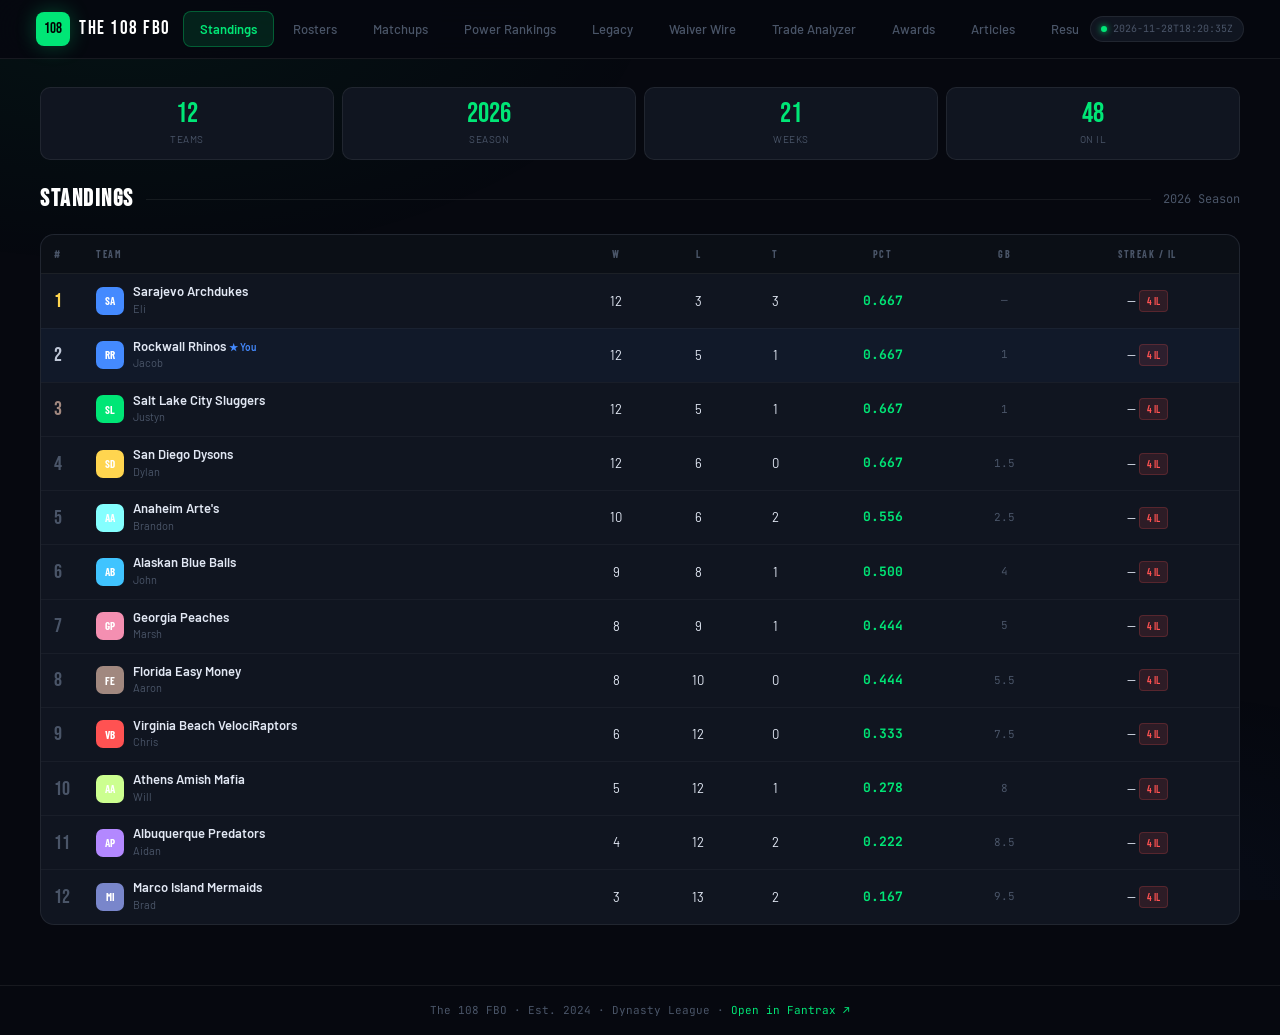
<file: index (13).html>
<!DOCTYPE html>
<html lang="en">
<head>
<meta charset="UTF-8">
<meta name="viewport" content="width=device-width, initial-scale=1.0, maximum-scale=1.0">
<meta name="description" content="The 108 FBO — Fantasy Baseball Dynasty League Dashboard">
<meta name="theme-color" content="#06080f">
<link rel="icon" href="data:image/svg+xml,<svg xmlns=%22http://www.w3.org/2000/svg%22 viewBox=%220 0 100 100%22><rect width=%22100%22 height=%22100%22 rx=%2220%22 fill=%22%2300e676%22/><text y=%22.9em%22 font-size=%2270%22 x=%2250%25%22 text-anchor=%22middle%22 font-family=%22sans-serif%22 font-weight=%22bold%22 fill=%22%23000%22>1</text></svg>">
<title>The 108 FBO</title>
<style>
/* ═══════════════════════════════════════════════
   THE 108 FBO — DESIGN SYSTEM
   ═══════════════════════════════════════════════ */

@import url('https://fonts.googleapis.com/css2?family=Bebas+Neue&family=Barlow:ital,wght@0,300;0,400;0,500;0,600;0,700;1,400&family=Barlow+Condensed:wght@400;500;600;700&family=JetBrains+Mono:wght@400;500&display=swap');

/* ── TOKENS ── */
:root {
  --bg:       #06080f;
  --bg2:      #0c1018;
  --card:     #101520;
  --card2:    #161d2a;
  --card3:    #1c2535;
  --border:   rgba(255,255,255,.07);
  --border2:  rgba(255,255,255,.12);
  --green:    #00e676;
  --green-dim:rgba(0,230,118,.12);
  --green-glow:rgba(0,230,118,.06);
  --accent:   #ffd54f;
  --blue:     #448aff;
  --red:      #ff5252;
  --purple:   #b388ff;
  --teal:     #40c4ff;
  --orange:   #ff9800;
  --text:     #e2e8f4;
  --text2:    #8a96b0;
  --text3:    #4a5568;
  --font:     'Barlow', sans-serif;
  --cond:     'Barlow Condensed', sans-serif;
  --mono:     'JetBrains Mono', monospace;
  --display:  'Bebas Neue', sans-serif;
  --r:        10px;
  --r2:       14px;
  --shadow:   0 4px 24px rgba(0,0,0,.4);
}

/* ── RESET ── */
*, *::before, *::after { box-sizing: border-box; margin: 0; padding: 0; }
html { scroll-behavior: smooth; }
body {
  background: var(--bg);
  color: var(--text);
  font-family: var(--font);
  font-size: 15px;
  line-height: 1.6;
  min-height: 100vh;
  overflow-x: hidden;
  -webkit-tap-highlight-color: transparent;
}
a { color: var(--green); text-decoration: none; }
a:hover { text-decoration: underline; }
button { cursor: pointer; font-family: var(--font); }
select, input { font-family: var(--font); }

/* ── BACKGROUND ── */
body::before {
  content: '';
  position: fixed; inset: 0; z-index: 0; pointer-events: none;
  background:
    radial-gradient(ellipse 70% 50% at 10% 0%, rgba(0,230,118,.05) 0%, transparent 60%),
    radial-gradient(ellipse 50% 40% at 90% 100%, rgba(68,138,255,.04) 0%, transparent 60%);
}

/* ── NAV ── */
#app-nav {
  position: sticky; top: 0; z-index: 300;
  background: rgba(6,8,15,.94);
  backdrop-filter: blur(20px);
  border-bottom: 1px solid var(--border);
}
.nav-inner {
  max-width: 1240px; margin: 0 auto;
  padding: 0 16px;
  display: flex; align-items: center; gap: 12px;
  height: 58px;
}
.nav-brand {
  display: flex; align-items: center; gap: 9px;
  flex-shrink: 0; text-decoration: none;
}
.nav-logo {
  width: 34px; height: 34px; border-radius: 8px;
  background: var(--green);
  display: flex; align-items: center; justify-content: center;
  font-family: var(--display); font-size: 15px; color: #000;
  box-shadow: 0 0 20px rgba(0,230,118,.3);
  flex-shrink: 0;
}
.nav-title {
  font-family: var(--display); font-size: 19px;
  letter-spacing: 1.5px; color: #fff;
  display: none;
}
@media (min-width: 380px) { .nav-title { display: block; } }
.nav-tabs {
  flex: 1; overflow-x: auto; scrollbar-width: none;
  display: none; gap: 2px; padding: 6px 0;
}
@media (min-width: 740px) { .nav-tabs { display: flex; } }
.nav-tabs::-webkit-scrollbar { display: none; }
.ntab {
  flex-shrink: 0; white-space: nowrap;
  padding: 8px 16px; border-radius: 8px;
  border: 1px solid transparent; background: transparent;
  color: var(--text3); font-size: 13px; font-weight: 500;
  transition: all .15s; cursor: pointer; min-height: 36px;
  display: flex; align-items: center;
}
.ntab:hover { color: var(--text); background: rgba(255,255,255,.05); border-color: var(--border); }
.ntab.active {
  background: var(--green-dim);
  color: var(--green);
  border: 1px solid rgba(0,230,118,.3);
  font-weight: 600;
}
.nav-updated {
  flex-shrink: 0; display: none; align-items: center; gap: 6px;
  font-family: var(--mono); font-size: 10px; color: var(--text3);
  background: var(--card); border: 1px solid var(--border);
  padding: 4px 10px; border-radius: 20px;
}
@media (min-width: 740px) { .nav-updated { display: flex; } }
.live-dot {
  width: 6px; height: 6px; border-radius: 50%;
  background: var(--green); box-shadow: 0 0 6px var(--green);
  animation: blink 2s infinite;
}
@keyframes blink { 0%,100% { opacity: 1; } 50% { opacity: .3; } }

/* ── MOBILE DROPDOWN NAV ── */
#mobile-nav-wrap {
  display: none;
  padding: 8px 14px 6px;
  background: rgba(6,8,15,.98);
  border-bottom: 1px solid var(--border);
  position: sticky; top: 58px; z-index: 250;
}
@media (max-width: 739px) { #mobile-nav-wrap { display: block; } }
#mobile-nav-select {
  width: 100%;
  font-size: 14px; font-weight: 600;
  padding: 10px 14px;
  border-radius: 10px;
  border: 1px solid rgba(0,230,118,.3);
  background: var(--card2);
  color: var(--green);
  font-family: var(--font);
  appearance: none;
  -webkit-appearance: none;
  background-image: url("data:image/svg+xml,%3Csvg xmlns='http://www.w3.org/2000/svg' width='12' height='12' viewBox='0 0 12 12'%3E%3Cpath fill='%2300e676' d='M6 8L1 3h10z'/%3E%3C/svg%3E");
  background-repeat: no-repeat;
  background-position: right 14px center;
  padding-right: 36px;
  cursor: pointer;
}
#mobile-nav-select:focus { outline: none; border-color: var(--green); }

/* ── PAGES ── */
.page {
  display: none; position: relative; z-index: 1;
  max-width: 1240px; margin: 0 auto;
  padding: 16px 14px 40px;
}
.page.active { display: block; }
@media (min-width: 740px) { .page { padding: 28px 20px 60px; } }

/* ── SECTION HEADER ── */
.section-header {
  display: flex; align-items: center; gap: 12px;
  margin-bottom: 16px;
}
.section-header h2 {
  font-family: var(--display); font-size: 24px;
  letter-spacing: 1.5px; color: #fff; white-space: nowrap;
}
.section-header .sh-sub {
  font-size: 12px; color: var(--text3);
  font-family: var(--mono);
}
.sh-line { flex: 1; height: 1px; background: var(--border); }

/* ── STAT STRIP ── */
.stat-strip {
  display: grid; grid-template-columns: repeat(4, 1fr);
  gap: 8px; margin-bottom: 20px;
}
.stat-tile {
  background: var(--card); border: 1px solid var(--border);
  border-radius: var(--r); padding: 12px 10px; text-align: center;
}
.stat-tile .sv {
  font-family: var(--display); font-size: 28px;
  color: var(--green); line-height: 1;
}
.stat-tile .sl {
  font-size: 10px; color: var(--text3); margin-top: 3px;
  text-transform: uppercase; letter-spacing: .5px;
}

/* ── TABLE ── */
.tbl-wrap {
  background: var(--card); border: 1px solid var(--border);
  border-radius: var(--r2); overflow: auto;
  -webkit-overflow-scrolling: touch;
}
table { width: 100%; border-collapse: collapse; min-width: 340px; }
thead th {
  font-family: var(--cond); font-size: 10px; letter-spacing: 1.5px;
  color: var(--text3); text-transform: uppercase;
  padding: 11px 13px; text-align: left;
  background: rgba(0,0,0,.3); border-bottom: 1px solid var(--border);
  white-space: nowrap;
}
thead th.tc { text-align: center; }
tbody td {
  padding: 10px 13px; font-size: 13px;
  border-bottom: 1px solid rgba(255,255,255,.04);
  vertical-align: middle;
}
tbody td.tc { text-align: center; }
tbody tr:last-child td { border-bottom: none; }
tbody tr:hover td { background: rgba(0,230,118,.02); }

/* ── RANK NUMBERS ── */
.rk { font-family: var(--display); font-size: 20px; color: var(--text3); }
.rk.g1 { color: var(--accent); }
.rk.g2 { color: #c0c8d8; }
.rk.g3 { color: #a1887f; }
.rk.danger { color: var(--red); }

/* ── TEAM CELL ── */
.team-cell { display: flex; align-items: center; gap: 9px; }
.team-avatar {
  width: 28px; height: 28px; border-radius: 7px; flex-shrink: 0;
  display: flex; align-items: center; justify-content: center;
  font-family: var(--cond); font-size: 11px; font-weight: 700; color: #fff;
}
.team-name { font-weight: 600; font-size: 13px; line-height: 1.2; }
.team-owner { font-size: 11px; color: var(--text3); }

/* ── BADGES ── */
.badge {
  display: inline-block; padding: 2px 7px; border-radius: 4px;
  font-family: var(--cond); font-size: 10px; font-weight: 600;
}
.badge-green { background: var(--green-dim); color: var(--green); border: 1px solid rgba(0,230,118,.25); }
.badge-red { background: rgba(255,82,82,.12); color: var(--red); border: 1px solid rgba(255,82,82,.2); }
.badge-blue { background: rgba(68,138,255,.15); color: var(--blue); border: 1px solid rgba(68,138,255,.25); }
.badge-gold { background: rgba(255,213,79,.12); color: var(--accent); border: 1px solid rgba(255,213,79,.25); }
.badge-purple { background: rgba(179,136,255,.12); color: var(--purple); border: 1px solid rgba(179,136,255,.25); }
.badge-orange { background: rgba(255,152,0,.12); color: var(--orange); border: 1px solid rgba(255,152,0,.25); }

/* ── STREAK ── */
.streak-w { background: rgba(0,230,118,.12); color: var(--green); }
.streak-l { background: rgba(255,82,82,.1); color: var(--red); }

/* ── CARDS ── */
.card {
  background: var(--card); border: 1px solid var(--border);
  border-radius: var(--r2);
}
.card-header {
  padding: 12px 15px; border-bottom: 1px solid var(--border);
  display: flex; align-items: center; justify-content: space-between; gap: 8px;
}
.card-body { padding: 12px 15px; }

/* ── GRID LAYOUTS ── */
.grid-2 { display: grid; grid-template-columns: 1fr; gap: 10px; }
.grid-3 { display: grid; grid-template-columns: 1fr; gap: 10px; }
@media (min-width: 500px) { .grid-2 { grid-template-columns: repeat(2, 1fr); } }
@media (min-width: 500px) { .grid-3 { grid-template-columns: repeat(2, 1fr); } }
@media (min-width: 860px) { .grid-3 { grid-template-columns: repeat(3, 1fr); } }

/* ── ROSTER CARDS ── */
.roster-card {
  background: var(--card); border: 1px solid var(--border);
  border-radius: var(--r2); overflow: hidden;
}
.roster-card.is-you {
  border-color: rgba(68,138,255,.5);
  box-shadow: 0 0 0 1px rgba(68,138,255,.15);
}
.roster-card-head {
  padding: 11px 13px; border-bottom: 1px solid var(--border);
  display: flex; align-items: center; justify-content: space-between; gap: 6px;
}
.roster-card-body { padding: 3px 0; max-height: 270px; overflow-y: auto; }
.player-row {
  display: flex; align-items: center; gap: 6px;
  padding: 5px 13px; border-bottom: 1px solid rgba(255,255,255,.03);
  font-size: 12px;
}
.player-row:last-child { border-bottom: none; }
.player-row:hover { background: rgba(255,255,255,.02); }
.pos-tag {
  font-family: var(--cond); font-size: 9px; font-weight: 700;
  padding: 1px 4px; border-radius: 3px; min-width: 22px;
  text-align: center; flex-shrink: 0;
}
.player-name { flex: 1; white-space: nowrap; overflow: hidden; text-overflow: ellipsis; }
.player-adp { font-family: var(--mono); font-size: 10px; color: var(--text3); flex-shrink: 0; }
.status-dot { width: 5px; height: 5px; border-radius: 50%; flex-shrink: 0; }
.group-label {
  font-size: 9px; color: var(--text3); padding: 4px 13px 2px;
  font-family: var(--cond); letter-spacing: .5px; text-transform: uppercase;
}

/* ── FORM CONTROLS ── */
.filter-row {
  display: flex; flex-wrap: wrap; gap: 8px;
  margin-bottom: 16px; align-items: flex-end;
}
.filter-item { display: flex; flex-direction: column; gap: 3px; }
.filter-item label { font-size: 11px; color: var(--text3); }
select, input[type=text], input[type=password], input[type=search] {
  font-size: 13px; padding: 7px 10px;
  border-radius: var(--r); border: 1px solid var(--border2);
  background: var(--card2); color: var(--text);
  transition: border-color .15s;
}
select:focus, input:focus {
  outline: none; border-color: rgba(0,230,118,.4);
}

/* ── BUTTONS ── */
.btn {
  padding: 8px 16px; border-radius: var(--r);
  border: 1px solid var(--border2); background: var(--card2);
  color: var(--text2); font-size: 13px; font-weight: 500;
  transition: all .15s;
}
.btn:hover { border-color: var(--green); color: var(--green); }
.btn-primary {
  background: var(--green); color: #000; font-weight: 700;
  border-color: var(--green);
}
.btn-primary:hover { background: #00ff88; color: #000; border-color: #00ff88; }
.btn-full { width: 100%; padding: 12px; font-size: 14px; border-radius: 10px; }
.btn:disabled { opacity: .45; cursor: not-allowed; }

/* ── MATCHUP CARDS ── */
.matchup-card {
  background: var(--card); border: 1px solid var(--border);
  border-radius: var(--r2); padding: 14px 16px;
}
.matchup-card.is-you { border-color: rgba(68,138,255,.4); }
.matchup-teams {
  display: grid; grid-template-columns: 1fr 52px 1fr;
  align-items: center; gap: 8px;
}
.mt-away { display: flex; flex-direction: column; }
.mt-home { display: flex; flex-direction: column; align-items: flex-end; text-align: right; }
.mt-name { font-weight: 600; font-size: 13px; line-height: 1.3; }
.mt-owner { font-size: 11px; color: var(--text3); }
.mt-score { font-family: var(--display); font-size: 22px; color: var(--accent); text-align: center; line-height: 1; }
.mt-week { font-size: 10px; color: var(--text3); font-family: var(--cond); text-align: center; letter-spacing: .5px; }
.mt-vs { font-family: var(--display); font-size: 16px; color: var(--text3); text-align: center; }

/* ── POWER RANKING CARDS ── */
.pr-card {
  background: var(--card); border: 1px solid var(--border);
  border-radius: var(--r2); padding: 14px 16px;
  display: flex; align-items: center; gap: 14px;
  transition: transform .15s;
}
.pr-card:hover { transform: translateX(3px); }
.pr-card.is-you { border-color: rgba(68,138,255,.4); }
.pr-rank {
  font-family: var(--display); font-size: 40px; line-height: 1;
  min-width: 50px; text-align: center; flex-shrink: 0;
}
.pr-body { flex: 1; min-width: 0; }
.pr-team-name { font-weight: 600; font-size: 15px; }
.pr-owner { font-size: 11px; color: var(--text3); margin-bottom: 8px; }
.pr-cats { display: flex; flex-wrap: wrap; gap: 5px; }
.pr-cat {
  background: var(--card2); border-radius: 4px;
  padding: 3px 7px; font-family: var(--cond); font-size: 11px;
  display: flex; gap: 5px; align-items: center;
}
.pr-cat-label { color: var(--text3); }
.pr-cat-val { font-weight: 700; }
.pr-cat-val.good { color: var(--green); }
.pr-cat-val.ok { color: var(--accent); }
.pr-cat-val.bad { color: var(--red); }
.pr-score-block { text-align: right; flex-shrink: 0; }
.pr-score { font-family: var(--display); font-size: 32px; color: var(--accent); line-height: 1; }
.pr-tier {
  font-family: var(--cond); font-size: 10px; font-weight: 600;
  padding: 2px 7px; border-radius: 4px; display: inline-block; margin-top: 4px;
}
.tier-elite { background: rgba(0,230,118,.15); color: var(--green); }
.tier-contender { background: rgba(255,213,79,.12); color: var(--accent); }
.tier-fringe { background: rgba(68,138,255,.12); color: var(--blue); }
.tier-rebuild { background: rgba(255,82,82,.1); color: var(--red); }

/* ── AI OUTPUT ── */
.ai-output {
  background: var(--card2); border: 1px solid var(--border);
  border-radius: var(--r2); padding: 16px; margin-top: 12px;
  font-size: 14px; line-height: 1.8; white-space: pre-wrap;
  display: none;
}
.ai-output.visible { display: block; }
.ai-thinking {
  display: flex; align-items: center; gap: 10px;
  color: var(--text3); font-size: 13px;
}
.ai-spinner {
  width: 16px; height: 16px; flex-shrink: 0;
  border: 2px solid rgba(255,255,255,.1);
  border-top-color: var(--green);
  border-radius: 50%; animation: spin .7s linear infinite;
}
@keyframes spin { to { transform: rotate(360deg); } }

/* ── TRADE ANALYZER ── */
.trade-cols {
  display: grid; grid-template-columns: 1fr 40px 1fr;
  gap: 10px; align-items: start; margin-bottom: 14px;
}
@media (max-width: 440px) {
  .trade-cols { grid-template-columns: 1fr; gap: 12px; }
}
.trade-col h4 {
  font-size: 10px; color: var(--text3); font-family: var(--cond);
  text-transform: uppercase; letter-spacing: 1px; margin-bottom: 7px;
}
.trade-for {
  display: flex; align-items: center; justify-content: center;
  padding-top: 22px; font-family: var(--display); font-size: 17px; color: var(--text3);
}
.player-chip {
  display: flex; align-items: center; gap: 6px;
  background: var(--card2); border: 1px solid var(--border2);
  border-radius: 7px; padding: 6px 10px; font-size: 12px; margin-bottom: 5px;
}
.chip-pos {
  font-family: var(--cond); font-size: 9px; font-weight: 700;
  padding: 1px 4px; border-radius: 3px; flex-shrink: 0;
}
.chip-name { flex: 1; }
.chip-adp { font-family: var(--mono); font-size: 10px; color: var(--text3); }
.chip-remove { color: var(--text3); font-size: 15px; margin-left: auto; line-height: 1; }
.chip-remove:hover { color: var(--red); cursor: pointer; }
.search-wrap { position: relative; margin-top: 5px; }
.search-wrap input { width: 100%; }
.search-drop {
  position: absolute; top: 100%; left: 0; right: 0;
  background: var(--card2); border: 1px solid var(--border2);
  border-radius: var(--r); z-index: 200;
  max-height: 180px; overflow-y: auto;
  display: none; box-shadow: var(--shadow);
}
.search-drop.open { display: block; }
.drop-item {
  padding: 8px 12px; font-size: 13px; cursor: pointer;
  border-bottom: 1px solid rgba(255,255,255,.04);
}
.drop-item:hover { background: rgba(0,230,118,.08); color: var(--green); }
.drop-item:last-child { border-bottom: none; }
.drop-meta { font-size: 10px; color: var(--text3); margin-top: 1px; }
.api-key-row {
  display: flex; align-items: center; gap: 8px;
  margin-top: 10px; flex-wrap: wrap;
}
.api-key-row label { font-size: 11px; color: var(--text3); white-space: nowrap; }
.api-key-row input { flex: 1; font-size: 12px; min-width: 0; }

/* ── AWARD CARDS ── */
.award-card {
  background: var(--card); border: 1px solid var(--border);
  border-radius: var(--r2); padding: 16px;
  display: flex; align-items: center; gap: 14px;
}
.award-icon { font-size: 32px; flex-shrink: 0; }
.award-body { flex: 1; }
.award-title { font-weight: 700; font-size: 15px; color: var(--red); }
.award-team { font-size: 13px; color: var(--text2); margin-top: 2px; }
.award-reason { font-size: 12px; color: var(--text3); margin-top: 4px; }
.award-count { font-family: var(--display); font-size: 28px; color: var(--red); }
.award-count-label { font-size: 10px; color: var(--text3); }

/* ── RESUME CARDS ── */
.resume-card {
  background: var(--card); border: 1px solid var(--border);
  border-radius: var(--r2); overflow: hidden; margin-bottom: 14px;
}
.resume-hero {
  padding: 20px; background: linear-gradient(135deg, rgba(0,0,0,.4), transparent);
  border-bottom: 1px solid var(--border);
  display: flex; align-items: center; gap: 16px;
}
.resume-avatar {
  width: 64px; height: 64px; border-radius: 12px; flex-shrink: 0;
  display: flex; align-items: center; justify-content: center;
  font-family: var(--display); font-size: 26px; color: #fff;
}
.resume-name { font-family: var(--display); font-size: 28px; letter-spacing: 1px; color: #fff; line-height: 1; }
.resume-team { font-size: 13px; color: var(--text3); margin-top: 4px; }
.resume-stats {
  display: grid; grid-template-columns: repeat(3, 1fr);
  gap: 8px; padding: 16px;
  border-bottom: 1px solid var(--border);
}
@media (min-width: 500px) { .resume-stats { grid-template-columns: repeat(6, 1fr); } }
.resume-stat { text-align: center; }
.resume-stat-val { font-family: var(--display); font-size: 24px; color: var(--green); line-height: 1; }
.resume-stat-label { font-size: 10px; color: var(--text3); margin-top: 2px; }
.resume-sections { padding: 16px; display: grid; gap: 12px; }
.resume-section-title {
  font-family: var(--cond); font-size: 11px; font-weight: 700;
  color: var(--green); text-transform: uppercase; letter-spacing: 1px;
  margin-bottom: 6px;
}
.resume-section-body { font-size: 13px; color: var(--text2); line-height: 1.7; }
.matchup-item {
  display: flex; align-items: center; justify-content: space-between;
  padding: 6px 0; border-bottom: 1px solid rgba(255,255,255,.04); font-size: 12px;
}
.matchup-item:last-child { border-bottom: none; }

/* ── CHAMPIONSHIP HISTORY ── */
.champ-card {
  background: var(--card); border: 1px solid var(--border);
  border-radius: var(--r2); padding: 20px;
  display: flex; align-items: center; gap: 16px;
  margin-bottom: 10px;
}
.champ-year { font-family: var(--display); font-size: 44px; color: var(--text3); line-height: 1; min-width: 90px; }
.champ-trophy { font-size: 28px; flex-shrink: 0; }
.champ-team { font-family: var(--display); font-size: 24px; letter-spacing: 1px; color: var(--accent); }
.champ-owner { font-size: 13px; color: var(--text3); margin-top: 2px; }
.champ-score { font-family: var(--mono); font-size: 12px; color: var(--text3); margin-top: 4px; }
.champ-bar {
  display: flex; align-items: center; gap: 10px; padding: 10px 0;
  border-bottom: 1px solid var(--border);
}
.champ-bar:last-child { border-bottom: none; }
.champ-bar-team { min-width: 200px; font-size: 13px; font-weight: 500; }
.champ-bar-track {
  flex: 1; height: 24px; background: var(--card2);
  border-radius: 4px; overflow: hidden; position: relative;
}
.champ-bar-fill {
  height: 100%; display: flex; align-items: center;
  padding-left: 8px; font-family: var(--cond); font-size: 12px;
  font-weight: 700; color: #000; transition: width .5s;
}
.champ-bar-count { font-family: var(--display); font-size: 20px; color: var(--text2); min-width: 28px; text-align: right; }

/* ── RECORDS ── */
.record-cat-grid {
  display: grid; grid-template-columns: 1fr;
  gap: 10px;
}
@media (min-width: 600px) { .record-cat-grid { grid-template-columns: repeat(2, 1fr); } }
@media (min-width: 900px) { .record-cat-grid { grid-template-columns: repeat(3, 1fr); } }
.record-cat-card {
  background: var(--card); border: 1px solid var(--border);
  border-radius: var(--r2); overflow: hidden;
}
.record-cat-header {
  padding: 10px 14px; border-bottom: 1px solid var(--border);
  font-family: var(--display); font-size: 18px; letter-spacing: 1px;
  display: flex; justify-content: space-between; align-items: center;
}
.record-row {
  display: flex; align-items: center; gap: 10px;
  padding: 8px 14px; border-bottom: 1px solid rgba(255,255,255,.04); font-size: 12px;
}
.record-row:last-child { border-bottom: none; }
.record-value { font-family: var(--mono); font-weight: 600; min-width: 50px; }
.record-team { flex: 1; color: var(--text2); }
.record-meta { font-size: 10px; color: var(--text3); }
.best-badge { color: var(--green); }
.worst-badge { color: var(--red); }

/* ── H2H TABLE ── */
.h2h-table { overflow: auto; -webkit-overflow-scrolling: touch; }
.h2h-table table { min-width: 600px; }
.h2h-cell {
  font-family: var(--mono); font-size: 11px; text-align: center; padding: 6px 8px;
}
.h2h-win { color: var(--green); font-weight: 600; }
.h2h-loss { color: var(--red); }
.h2h-label { font-size: 11px; color: var(--text3); font-weight: 500; }

/* ── LUCK / SOS ── */
.luck-bar-wrap { display: flex; flex-direction: column; gap: 6px; }
.luck-row {
  display: flex; align-items: center; gap: 10px;
  padding: 8px 0; border-bottom: 1px solid var(--border);
}
.luck-row:last-child { border-bottom: none; }
.luck-rank { font-family: var(--display); font-size: 20px; color: var(--text3); width: 30px; }
.luck-team { min-width: 160px; font-size: 13px; font-weight: 500; }
.luck-bar-track {
  flex: 1; height: 8px; background: var(--card2);
  border-radius: 4px; overflow: hidden;
}
.luck-bar-fill { height: 100%; border-radius: 4px; transition: width .5s; }
.luck-val { font-family: var(--mono); font-size: 12px; min-width: 50px; text-align: right; }

/* ── CATEGORY KINGS ── */
.cat-king-card {
  background: var(--card); border: 1px solid var(--border);
  border-radius: var(--r2); padding: 14px; display: flex;
  align-items: center; gap: 12px;
}
.cat-king-crown { font-size: 24px; flex-shrink: 0; }
.cat-king-cat {
  font-family: var(--display); font-size: 20px; letter-spacing: 1px;
  min-width: 60px; color: var(--accent);
}
.cat-king-team { font-weight: 600; font-size: 13px; }
.cat-king-val { font-family: var(--mono); font-size: 13px; color: var(--green); }
.cat-king-owner { font-size: 11px; color: var(--text3); }

/* ── OUTLIER CARDS ── */
.outlier-card {
  background: var(--card); border: 1px solid var(--border);
  border-radius: var(--r2); padding: 14px;
}
.outlier-title {
  font-family: var(--cond); font-size: 11px; font-weight: 700;
  color: var(--text3); text-transform: uppercase; letter-spacing: 1px; margin-bottom: 10px;
}
.outlier-row {
  display: flex; align-items: center; gap: 10px; padding: 7px 0;
  border-bottom: 1px solid rgba(255,255,255,.04); font-size: 12px;
}
.outlier-row:last-child { border-bottom: none; }
.outlier-rank { font-family: var(--display); font-size: 18px; color: var(--text3); min-width: 24px; }
.outlier-team { flex: 1; font-weight: 500; }
.outlier-val { font-family: var(--mono); font-weight: 600; }
.outlier-meta { font-size: 10px; color: var(--text3); }

/* ── ARTICLE CARDS ── */
.article-card {
  background: var(--card); border: 1px solid var(--border);
  border-radius: var(--r2); padding: 20px; margin-bottom: 14px;
}
.article-header {
  display: flex; align-items: center; justify-content: space-between;
  margin-bottom: 14px; flex-wrap: wrap; gap: 8px;
}
.article-matchup {
  font-family: var(--display); font-size: 20px; letter-spacing: 1px;
  color: #fff;
}
.article-week { font-family: var(--mono); font-size: 11px; color: var(--text3); }
.article-body {
  font-size: 14px; line-height: 1.85; color: var(--text2);
  white-space: pre-wrap;
}
.article-loading {
  display: flex; align-items: center; gap: 10px;
  color: var(--text3); font-size: 13px; padding: 20px 0;
}

/* ── LEGACY SCORE ── */
.legacy-card {
  background: var(--card); border: 1px solid var(--border);
  border-radius: var(--r2); padding: 14px 16px;
  display: flex; align-items: center; gap: 14px; margin-bottom: 8px;
}
.legacy-rank { font-family: var(--display); font-size: 38px; min-width: 48px; text-align: center; }
.legacy-body { flex: 1; min-width: 0; }
.legacy-team { font-weight: 600; font-size: 15px; }
.legacy-owner { font-size: 11px; color: var(--text3); margin-bottom: 8px; }
.legacy-breakdown { display: flex; flex-wrap: wrap; gap: 5px; }
.legacy-component {
  background: var(--card2); border-radius: 4px;
  padding: 3px 8px; font-family: var(--cond); font-size: 11px;
}
.legacy-score-block { text-align: right; flex-shrink: 0; }
.legacy-score { font-family: var(--display); font-size: 34px; color: var(--purple); line-height: 1; }
.legacy-max { font-size: 10px; color: var(--text3); }

/* ── PROGRESS BARS ── */
.progress-bar {
  height: 6px; background: var(--card2); border-radius: 3px;
  overflow: hidden; margin-top: 4px;
}
.progress-fill { height: 100%; border-radius: 3px; transition: width .5s; }

/* ── TABS (inline) ── */
.tab-bar {
  display: flex; gap: 3px; flex-wrap: wrap;
  background: var(--card); border: 1px solid var(--border);
  border-radius: 10px; padding: 4px; margin-bottom: 16px; width: fit-content;
}
.tab-btn {
  padding: 5px 14px; border-radius: 7px; border: none;
  background: transparent; color: var(--text3);
  font-family: var(--font); font-size: 12px; font-weight: 500;
  cursor: pointer; transition: all .15s; white-space: nowrap;
}
.tab-btn:hover { color: var(--text); }
.tab-btn.active {
  background: var(--green); color: #000; font-weight: 700;
}

/* ── LOADING / EMPTY ── */
.loading-state {
  text-align: center; padding: 60px 20px; color: var(--text3);
}
.loading-spinner {
  width: 40px; height: 40px; border: 3px solid var(--border);
  border-top-color: var(--green); border-radius: 50%;
  animation: spin .7s linear infinite; margin: 0 auto 16px;
}
.empty-state {
  text-align: center; padding: 40px 20px;
  color: var(--text3); font-size: 13px;
}

/* ── TOOLTIP ── */
.tooltip {
  position: relative; cursor: help;
}
.tooltip::after {
  content: attr(data-tip);
  position: absolute; bottom: 120%; left: 50%; transform: translateX(-50%);
  background: var(--card2); border: 1px solid var(--border2);
  border-radius: 6px; padding: 5px 10px; font-size: 11px;
  white-space: nowrap; pointer-events: none; opacity: 0;
  transition: opacity .15s; z-index: 100;
}
.tooltip:hover::after { opacity: 1; }

/* ── WAIVER ── */
.waiver-section-title {
  font-family: var(--cond); font-size: 11px; font-weight: 700;
  color: var(--text3); text-transform: uppercase; letter-spacing: 1px;
  padding: 8px 14px 4px; border-bottom: none;
}
.waiver-player-card {
  display: flex; align-items: center; justify-content: space-between;
  padding: 9px 14px; border-bottom: 1px solid rgba(255,255,255,.04);
  font-size: 12px;
}
.waiver-player-card:last-child { border-bottom: none; }
.waiver-player-card:hover { background: rgba(255,255,255,.02); }
.waiver-player-name { font-weight: 600; font-size: 13px; }
.waiver-player-info { font-size: 11px; color: var(--text3); margin-top: 1px; }
.waiver-add { color: var(--green); border: 1px solid rgba(0,230,118,.3); background: var(--green-dim); }
.waiver-drop { color: var(--red); border: 1px solid rgba(255,82,82,.2); background: rgba(255,82,82,.08); }

/* ── COLOR VARS FOR TEAMS ── */
.c-blue { color: #448aff; } .bg-blue { background: #448aff; }
.c-teal { color: #40c4ff; } .bg-teal { background: #40c4ff; }
.c-green { color: #00e676; } .bg-green { background: #00e676; }
.c-red { color: #ff5252; } .bg-red { background: #ff5252; }
.c-orange { color: #ff9800; } .bg-orange { background: #ff9800; }
.c-purple { color: #b388ff; } .bg-purple { background: #b388ff; }
.c-pink { color: #f48fb1; } .bg-pink { background: #f48fb1; }
.c-amber { color: #ffd54f; } .bg-amber { background: #ffd54f; }
.c-cyan { color: #84ffff; } .bg-cyan { background: #84ffff; }
.c-lime { color: #ccff90; } .bg-lime { background: #ccff90; }
.c-indigo { color: #7986cb; } .bg-indigo { background: #7986cb; }
.c-brown { color: #a1887f; } .bg-brown { background: #a1887f; }

/* ── FOOTER ── */
#app-footer {
  text-align: center; padding: 16px;
  font-family: var(--mono); font-size: 11px; color: var(--text3);
  border-top: 1px solid var(--border); position: relative; z-index: 1;
}

/* ── RESPONSIVE TWEAKS ── */
@media (max-width: 400px) {
  .pr-card { flex-wrap: wrap; }
  .legacy-card { flex-wrap: wrap; }
  .champ-card { flex-wrap: wrap; }
}

</style>
</head>
<body>

<!-- ── TOP NAV ── -->
<nav id="app-nav">
  <div class="nav-inner">
    <a class="nav-brand" href="#">
      <div class="nav-logo">108</div>
      <div class="nav-title">THE 108 FBO</div>
    </a>
    <div class="nav-tabs">
      <button class="ntab active" data-page="standings">Standings</button>
      <button class="ntab" data-page="rosters">Rosters</button>
      <button class="ntab" data-page="matchups">Matchups</button>
      <button class="ntab" data-page="power">Power Rankings</button>
      <button class="ntab" data-page="legacy">Legacy</button>
      <button class="ntab" data-page="waiver">Waiver Wire</button>
      <button class="ntab" data-page="trade">Trade Analyzer</button>
      <button class="ntab" data-page="awards">Awards</button>
      <button class="ntab" data-page="articles">Articles</button>
      <button class="ntab" data-page="resumes">Resumes</button>
      <button class="ntab" data-page="championships">Championships</button>
      <button class="ntab" data-page="records">Records</button>
      <button class="ntab" data-page="h2h">H2H</button>
      <button class="ntab" data-page="luck">Luck Index</button>
      <button class="ntab" data-page="stats">All-Time Stats</button>
      <button class="ntab" data-page="outliers">Outliers</button>
      <button class="ntab" data-page="catking">Cat Kings</button>
    </div>
    <div class="nav-updated">
      <div class="live-dot"></div>
      <span id="updated-text">Loading...</span>
    </div>
  </div>
</nav>

<!-- ═══════════════════════════════════════════════
     STANDINGS
     ═══════════════════════════════════════════════ -->
<div id="page-standings" class="page active">
  <div id="standings-stats" class="stat-strip"></div>
  <div class="section-header">
    <h2>Standings</h2>
    <div class="sh-line"></div>
    <div class="sh-sub">2026 Season</div>
  </div>
  <div class="tbl-wrap">
    <table>
      <thead>
        <tr>
          <th style="width:32px">#</th>
          <th>Team</th>
          <th class="tc">W</th><th class="tc">L</th><th class="tc">T</th>
          <th class="tc">PCT</th><th class="tc">GB</th><th class="tc">Streak / IL</th>
        </tr>
      </thead>
      <tbody id="standings-tbody">
        <tr><td colspan="8"><div class="loading-state"><div class="loading-spinner"></div></div></td></tr>
      </tbody>
    </table>
  </div>
</div>

<!-- ═══════════════════════════════════════════════
     ROSTERS
     ═══════════════════════════════════════════════ -->
<div id="page-rosters" class="page">
  <div class="filter-row">
    <div class="filter-item">
      <label>Sort by</label>
      <select id="r-sort" onchange="renderRosters()">
        <option value="name">Team name</option>
        <option value="adp">Best ADP</option>
        <option value="score">Dynasty score</option>
        <option value="il">Most IL</option>
      </select>
    </div>
    <div class="filter-item">
      <label>Status</label>
      <select id="r-status" onchange="renderRosters()">
        <option value="all">All</option>
        <option value="ACTIVE">Active</option>
        <option value="RESERVE">Reserve</option>
        <option value="MINORS">Minors</option>
        <option value="INJURED_RESERVE">IL</option>
      </select>
    </div>
    <div class="filter-item">
      <label>Position</label>
      <select id="r-pos" onchange="renderRosters()">
        <option value="all">All</option>
        <option value="SP">SP</option><option value="RP">RP</option>
        <option value="C">C</option><option value="1B">1B</option>
        <option value="2B">2B</option><option value="3B">3B</option>
        <option value="SS">SS</option><option value="OF">OF</option>
        <option value="UT">UT</option>
      </select>
    </div>
    <div class="filter-item">
      <label>Search player</label>
      <input type="search" id="r-search" placeholder="Name..." oninput="renderRosters()" style="width:140px">
    </div>
  </div>
  <div id="roster-grid" class="grid-3">
    <div class="loading-state"><div class="loading-spinner"></div></div>
  </div>
</div>

<!-- ═══════════════════════════════════════════════
     MATCHUPS
     ═══════════════════════════════════════════════ -->
<div id="page-matchups" class="page">
  <div class="filter-row">
    <div class="filter-item">
      <label>Week</label>
      <select id="matchup-week" onchange="renderMatchupCards()"></select>
    </div>
  </div>
  <div id="matchup-grid" class="grid-2">
    <div class="loading-state"><div class="loading-spinner"></div></div>
  </div>
  <div id="matchup-preview"></div>
</div>

<!-- ═══════════════════════════════════════════════
     POWER RANKINGS
     ═══════════════════════════════════════════════ -->
<div id="page-power" class="page">
  <div class="section-header">
    <h2>Power Rankings</h2>
    <div class="sh-line"></div>
  </div>
  <div id="power-cats-note" style="font-size:11px;color:var(--text3);margin-bottom:16px;line-height:1.6"></div>
  <div id="power-list" style="display:flex;flex-direction:column;gap:8px">
    <div class="loading-state"><div class="loading-spinner"></div></div>
  </div>
</div>

<!-- ═══════════════════════════════════════════════
     LEGACY RANKINGS
     ═══════════════════════════════════════════════ -->
<div id="page-legacy" class="page">
  <div class="section-header">
    <h2>Legacy Rankings</h2>
    <div class="sh-line"></div>
  </div>
  <div style="background:var(--card);border:1px solid var(--border);border-radius:var(--r2);padding:14px;margin-bottom:18px;font-size:13px;color:var(--text2)">
    <strong style="color:var(--purple)">Formula:</strong>
    🏆 Championships (15 pts each, uncapped) &nbsp;+&nbsp;
    📈 Sustained Winning (25 pts max) &nbsp;+&nbsp;
    💪 Dominance (20 pts max) &nbsp;+&nbsp;
    🎯 Consistency (15 pts max) &nbsp;+&nbsp;
    🧠 Acumen (10 pts max)
  </div>
  <div id="legacy-list" style="display:flex;flex-direction:column;gap:8px">
    <div class="loading-state"><div class="loading-spinner"></div></div>
  </div>
</div>

<!-- ═══════════════════════════════════════════════
     WAIVER WIRE
     ═══════════════════════════════════════════════ -->
<div id="page-waiver" class="page">
  <div class="section-header"><h2>Waiver Wire</h2><div class="sh-line"></div></div>
  <div class="filter-row">
    <div class="filter-item">
      <label>Analyzing for team</label>
      <select id="waiver-team" onchange="renderWaiver()" style="max-width:240px"></select>
    </div>
  </div>
  <div style="font-size:12px;color:var(--text3);margin-bottom:14px">
    Best available players (not on any roster) ranked by ADP.
    Scoring categories: R · HR · RBI · K · SB · AVG · OPS / IP · H · K · QS · ERA · WHIP · SV+HLD
  </div>
  <div id="waiver-container">
    <div class="loading-state"><div class="loading-spinner"></div></div>
  </div>
</div>

<!-- ═══════════════════════════════════════════════
     TRADE ANALYZER
     ═══════════════════════════════════════════════ -->
<div id="page-trade" class="page">
  <div class="section-header"><h2>Trade Analyzer</h2><div class="sh-line"></div></div>
  <div style="max-width:700px">
    <div class="card" style="padding:18px;margin-bottom:12px">
      <div style="font-family:var(--cond);font-size:14px;font-weight:600;margin-bottom:14px;letter-spacing:.5px">
        ⚾ Build Your Trade
      </div>
      <div class="trade-cols">
        <div>
          <h4>You Give</h4>
          <div id="give-chips"></div>
          <div class="search-wrap">
            <input type="text" id="give-input" placeholder="Search player..." oninput="searchTrade('give')" autocomplete="off">
            <div class="search-drop" id="give-drop"></div>
          </div>
        </div>
        <div class="trade-for">FOR</div>
        <div>
          <h4>You Get</h4>
          <div id="get-chips"></div>
          <div class="search-wrap">
            <input type="text" id="get-input" placeholder="Search player..." oninput="searchTrade('get')" autocomplete="off">
            <div class="search-drop" id="get-drop"></div>
          </div>
        </div>
      </div>
      <button class="btn btn-primary btn-full" id="trade-btn" onclick="analyzeTrade()">
        Analyze Trade
      </button>
      <div style="font-size:11px;color:var(--text3);margin-top:8px">
        Category impact analysis using 432 weeks of real league data.
      </div>
    </div>
    <div class="ai-output" id="trade-out"></div>
  </div>
</div>

<!-- ═══════════════════════════════════════════════
     AWARDS — ASSHOLE OF THE WEEK
     ═══════════════════════════════════════════════ -->
<div id="page-awards" class="page">
  <div class="section-header"><h2>💩 Asshole of the Week</h2><div class="sh-line"></div></div>
  <div style="font-size:13px;color:var(--text3);margin-bottom:18px">
    Awarded to any team that exceeds the 10 SP maximum starts per week. Result: automatic loss, no exceptions.
  </div>

  <div class="section-header" style="margin-top:8px"><h2>All-Time Leaderboard</h2><div class="sh-line"></div></div>
  <div id="aotw-leaderboard"></div>

  <div class="section-header" style="margin-top:24px"><h2>Weekly History</h2><div class="sh-line"></div></div>
  <div id="aotw-history" class="card" style="padding:0 16px"></div>

  <div class="section-header" style="margin-top:24px"><h2>🏆 Perfect Matchups (14-0)</h2><div class="sh-line"></div></div>
  <div id="perfect-matchups"></div>
</div>

<!-- ═══════════════════════════════════════════════
     WEEKLY ARTICLES
     ═══════════════════════════════════════════════ -->
<div id="page-articles" class="page">
  <div class="section-header"><h2>📰 FBO Insider Articles</h2><div class="sh-line"></div></div>
  <div style="font-size:13px;color:var(--text2);margin-bottom:18px">
    Weekly matchup previews — select a week and generate summaries for each matchup based on roster data.
  </div>
  <div class="filter-row">
    <div class="filter-item">
      <label>Week</label>
      <select id="article-week"></select>
    </div>
    <div class="filter-item" style="padding-top:18px">
      <button class="btn btn-primary" onclick="generateArticles()">Generate Articles</button>
    </div>
  </div>
  <div id="articles-container">
    <div class="empty-state">Select a week and click Generate Articles. Add your Claude API key for AI-written content.</div>
  </div>
</div>

<!-- ═══════════════════════════════════════════════
     OWNER RESUMES
     ═══════════════════════════════════════════════ -->
<div id="page-resumes" class="page">
  <div class="section-header"><h2>Owner Resumes</h2><div class="sh-line"></div></div>
  <div class="filter-row" style="margin-bottom:20px">
    <div class="filter-item">
      <label>Select team</label>
      <select id="resume-team" onchange="renderResumeFor(this.value)" style="max-width:260px"></select>
    </div>
  </div>
  <div id="resume-container">
    <div class="loading-state"><div class="loading-spinner"></div></div>
  </div>
</div>

<!-- ═══════════════════════════════════════════════
     CHAMPIONSHIP HISTORY
     ═══════════════════════════════════════════════ -->
<div id="page-championships" class="page">
  <div class="section-header"><h2>Championship History</h2><div class="sh-line"></div></div>

  <div class="section-header" style="margin-top:8px"><h2>Year by Year</h2><div class="sh-line"></div></div>
  <div id="champ-history"></div>

  <div class="section-header" style="margin-top:24px"><h2>Championship Count</h2><div class="sh-line"></div></div>
  <div id="champ-count" class="card" style="padding:16px"></div>

  <div class="section-header" style="margin-top:24px"><h2>Championship Drought Tracker</h2><div class="sh-line"></div></div>
  <div id="champ-drought" class="card" style="padding:16px"></div>
</div>

<!-- ═══════════════════════════════════════════════
     LEAGUE RECORDS
     ═══════════════════════════════════════════════ -->
<div id="page-records" class="page">
  <div class="section-header"><h2>League Records</h2><div class="sh-line"></div></div>
  <div class="filter-row">
    <div class="filter-item">
      <label>Record type</label>
      <select id="records-view" onchange="renderRecords()">
        <option value="single">Single Week</option>
        <option value="extended">Extended Matchup (2-week)</option>
      </select>
    </div>
  </div>
  <div id="records-grid" class="record-cat-grid">
    <div class="loading-state"><div class="loading-spinner"></div></div>
  </div>
</div>

<!-- ═══════════════════════════════════════════════
     HEAD TO HEAD
     ═══════════════════════════════════════════════ -->
<div id="page-h2h" class="page">
  <div class="section-header"><h2>Head to Head</h2><div class="sh-line"></div></div>
  <div id="h2h-container">
    <div class="loading-state"><div class="loading-spinner"></div></div>
  </div>
</div>

<!-- ═══════════════════════════════════════════════
     LUCK INDEX
     ═══════════════════════════════════════════════ -->
<div id="page-luck" class="page">
  <div class="section-header"><h2>Luck Index</h2><div class="sh-line"></div></div>
  <div class="filter-row">
    <div class="filter-item">
      <label>Season</label>
      <select id="luck-year" onchange="renderLuck()">
        <option value="2025">2025</option>
        <option value="2024">2024</option>
      </select>
    </div>
  </div>
  <div id="luck-container">
    <div class="loading-state"><div class="loading-spinner"></div></div>
  </div>
</div>

<!-- ═══════════════════════════════════════════════
     ALL-TIME STATS
     ═══════════════════════════════════════════════ -->
<div id="page-stats" class="page">
  <div class="section-header"><h2>All-Time Stats</h2><div class="sh-line"></div></div>
  <div class="filter-row">
    <div class="filter-item">
      <label>View</label>
      <select id="stats-view" onchange="renderStats()">
        <option value="season">Season Totals</option>
        <option value="team">Team Weekly Bests/Worsts</option>
      </select>
    </div>
    <div class="filter-item">
      <label>Season</label>
      <select id="stats-year" onchange="renderStats()">
        <option value="2025">2025</option>
        <option value="2024">2024</option>
      </select>
    </div>
    <div class="filter-item" id="stats-team-wrap" style="display:none">
      <label>Team</label>
      <select id="stats-team" onchange="renderTeamWeeklyBests(APP.history)" style="max-width:220px"></select>
    </div>
  </div>
  <div style="font-size:12px;color:var(--text3);margin-bottom:12px">
    Season Totals: 🟢 Top 3 · 🟡 Top 6 · 🔴 Bottom 2 &nbsp;|&nbsp; Team View: top 5 best + worst weeks per category
  </div>
  <div id="stats-container">
    <div class="loading-state"><div class="loading-spinner"></div></div>
  </div>
</div>

<!-- ═══════════════════════════════════════════════
     OUTLIERS
     ═══════════════════════════════════════════════ -->
<div id="page-outliers" class="page">
  <div class="section-header"><h2>Outliers</h2><div class="sh-line"></div></div>
  <div style="font-size:13px;color:var(--text3);margin-bottom:18px">
    The best and worst single-week performances in league history.
  </div>
  <div id="outliers-container">
    <div class="loading-state"><div class="loading-spinner"></div></div>
  </div>
</div>

<!-- ═══════════════════════════════════════════════
     CATEGORY KINGS
     ═══════════════════════════════════════════════ -->
<div id="page-catking" class="page">
  <div class="section-header"><h2>Category Kings</h2><div class="sh-line"></div></div>
  <div style="font-size:13px;color:var(--text3);margin-bottom:18px">
    Season leaders for every scoring category. Updated annually.
  </div>
  <div id="catking-container">
    <div class="loading-state"><div class="loading-spinner"></div></div>
  </div>
</div>

<!-- ── BOTTOM NAV ── -->
<div id="mobile-nav-wrap">
  <select id="mobile-nav-select" onchange="goMobile(this.value)">
    <option value="standings">📊 Standings</option>
    <option value="rosters">🧢 Rosters</option>
    <option value="matchups">⚔️ Matchups</option>
    <option value="power">🏆 Power Rankings</option>
    <option value="legacy">👑 Legacy Rankings</option>
    <option value="waiver">🎯 Waiver Wire</option>
    <option value="trade">🔄 Trade Analyzer</option>
    <option value="awards">💩 Awards</option>
    <option value="articles">📰 Articles</option>
    <option value="resumes">📋 Owner Resumes</option>
    <option value="championships">🏆 Championships</option>
    <option value="records">📈 Records</option>
    <option value="h2h">⚔️ Head to Head</option>
    <option value="luck">🍀 Luck Index</option>
    <option value="stats">📊 All-Time Stats</option>
    <option value="outliers">🔥 Outliers</option>
    <option value="catking">👑 Category Kings</option>
  </select>
</div>

<footer id="app-footer">
  The 108 FBO · Est. 2024 · Dynasty League ·
  <a href="https://www.fantrax.com/fantasy/league/ai1iqnl9mg6kvw0f/home" target="_blank">Open in Fantrax ↗</a>
</footer>




<script>
/* ═══════════════════════════════════════════════
   THE 108 FBO — CORE APP
   ═══════════════════════════════════════════════ */

// ── CONSTANTS ──────────────────────────────────
const YOU_ID = 'tbwrxqepmg6kvw0l'; // Rockwall Rhinos

const TEAM_COLORS = {
  'Rockwall Rhinos':              '#448aff',
  'Salt Lake City Sluggers':      '#00e676',
  'San Diego Dysons':             '#ffd54f',
  'Alaskan Blue Balls':           '#40c4ff',
  'Saravejo Archdukes':           '#ff9800',
  'Georgia Peaches':              '#f48fb1',
  'Albuquerque Predators':        '#b388ff',
  'Anaheim Arte\'s':              '#84ffff',
  'Athens Amish Mafia':           '#ccff90',
  'Virginia Beach VelociRaptors': '#ff5252',
  'Marco Island Mermaids':        '#7986cb',
  'Florida Easy Money':           '#a1887f',
};

const TEAM_COLORS_FALLBACK = [
  '#448aff','#00e676','#ffd54f','#40c4ff','#ff9800','#f48fb1',
  '#b388ff','#84ffff','#ccff90','#ff5252','#7986cb','#a1887f'
];

const POS_COLORS = {
  SP:'#448aff', RP:'#b388ff', C:'#f48fb1',
  '1B':'#ffd54f', '2B':'#00e676', '3B':'#ff5252',
  SS:'#40c4ff', OF:'#ff9800', UT:'#7986cb', P:'#84ffff'
};

const STATUS_COLORS = {
  ACTIVE: '#00e676',
  RESERVE: '#448aff',
  MINORS: '#8bc34a',
  INJURED_RESERVE: '#ff5252'
};

const HIT_CATS = ['R','HR','RBI','SO_bat','SB','AVG','OPS'];
const PIT_CATS = ['IP','H','K','QS','ERA','WHIP','SVH'];
const CAT_LABELS = {
  R:'R', HR:'HR', RBI:'RBI', SO_bat:'K', SB:'SB', AVG:'AVG', OPS:'OPS',
  IP:'IP', H:'H', K:'K', QS:'QS', ERA:'ERA', WHIP:'WHIP', SVH:'SV+HLD'
};

// ── STATE ───────────────────────────────────────
window.APP = {
  data: null,
  history: null,
  loaded: false,
};

// ── INIT ────────────────────────────────────────
async function initApp() {
  try {
    const [dataRes, histRes] = await Promise.all([
      fetch('data.json?t=' + Date.now()),
      fetch('history.json?t=' + Date.now())
    ]);
    APP.data = await dataRes.json();
    APP.history = await histRes.json();
    APP.loaded = true;

    // Build color map from roster order
    Object.values(APP.data.rosters || {}).forEach((t, i) => {
      if (!TEAM_COLORS[t.name]) {
        TEAM_COLORS[t.name] = TEAM_COLORS_FALLBACK[i % TEAM_COLORS_FALLBACK.length];
      }
    });

    // Update nav
    const updated = APP.data.meta?.updatedDate || 'Unknown';
    document.getElementById('updated-text').textContent = updated;

    // Render active page
    const activePage = document.querySelector('.page.active')?.id?.replace('page-', '');
    if (activePage) renderPage(activePage);

  } catch (e) {
    console.error('Failed to load data:', e);
    document.getElementById('updated-text').textContent = 'Load failed';
  }
}

// ── NAVIGATION ──────────────────────────────────
function navTo(name, btn, isMobile = false) {
  document.querySelectorAll('.page').forEach(p => p.classList.remove('active'));
  const page = document.getElementById('page-' + name);
  if (page) page.classList.add('active');
  document.querySelectorAll('.ntab').forEach(b => {
    b.classList.toggle('active', b.dataset.page === name);
  });
  // Sync mobile dropdown
  const msel = document.getElementById('mobile-nav-select');
  if (msel) msel.value = name;
  window.scrollTo(0, 0);
  if (APP.loaded) renderPage(name);
}

function goMobile(name) {
  document.querySelectorAll('.page').forEach(p => p.classList.remove('active'));
  const page = document.getElementById('page-' + name);
  if (page) page.classList.add('active');
  document.querySelectorAll('.ntab').forEach(b => {
    b.classList.toggle('active', b.dataset.page === name);
  });
  window.scrollTo(0, 0);
  if (APP.loaded) renderPage(name);
}

function renderPage(name) {
  switch (name) {
    case 'standings':    renderStandings();    break;
    case 'rosters':      renderRosters();      break;
    case 'matchups':     renderMatchups();     break;
    case 'power':        renderPower();        break;
    case 'legacy':       renderLegacy();       break;
    case 'waiver':       renderWaiver();       break;
    case 'trade':        initTrade();          break;
    case 'awards':       renderAwards();       break;
    case 'articles':     renderArticles();     break;
    case 'resumes':      renderResumes();      break;
    case 'championships':renderChampionships();break;
    case 'records':      renderRecords();      break;
    case 'h2h':          renderH2H();          break;
    case 'luck':         renderLuck();         break;
    case 'stats':        renderStats();        break;
    case 'outliers':     renderOutliers();     break;
    case 'catking':      renderCatKing();      break;
  }
}

// ── SHARED UTILITIES ────────────────────────────

function ini(name) {
  return (name || '?').split(' ').map(w => w[0]).join('').substring(0, 2).toUpperCase();
}

function teamColor(name) {
  return TEAM_COLORS[name] || '#448aff';
}

function teamAvatarHtml(name, size = 28) {
  const color = teamColor(name);
  return `<div class="team-avatar" style="background:${color};width:${size}px;height:${size}px">${ini(name)}</div>`;
}

function posTagHtml(pos) {
  const color = POS_COLORS[pos] || '#888';
  return `<span class="pos-tag" style="background:${color}22;color:${color};border:0.5px solid ${color}44">${pos}</span>`;
}

function badgeHtml(text, type = 'green') {
  return `<span class="badge badge-${type}">${text}</span>`;
}

function fmtAdp(adp) {
  return adp && adp < 500 ? adp.toFixed(1) : '—';
}

function fmtPct(pct) {
  return typeof pct === 'number' ? pct.toFixed(3) : '.000';
}

function fmtNum(n) {
  return typeof n === 'number' ? n.toLocaleString() : (n || '—');
}

function avgAdp(team) {
  const ps = (team.players || []).filter(p => p.status === 'ACTIVE' && p.adp < 500);
  return ps.length ? ps.reduce((s, p) => s + p.adp, 0) / ps.length : 999;
}

function getTeamById(id) {
  return APP.data?.rosters?.[id] || null;
}

function getTeamByName(name) {
  return Object.values(APP.data?.rosters || {}).find(t => t.name === name) || null;
}

function allTeams() {
  return Object.values(APP.data?.rosters || {});
}

function isYou(teamId) {
  return teamId === YOU_ID;
}

function youTeam() {
  return APP.data?.rosters?.[YOU_ID] || null;
}

// ── SEASON RECORD FROM HISTORY ──────────────────
function getTeamSeasonRecord(teamName, year) {
  const standings = APP.history?.seasons?.[year]?.standings || [];
  return standings.find(s => s.team === teamName) || null;
}

function getTeamAllTimeRecord(teamName) {
  return APP.history?.allTimeStandings?.[teamName] || null;
}

function getTeamChampionships(teamName) {
  const champs = APP.history?.championships || [];
  return champs.filter(c => c.champion === teamName);
}

function champCount(teamName) {
  return getTeamChampionships(teamName).length;
}

function allTimeWinPct(teamName) {
  const rec = getTeamAllTimeRecord(teamName);
  if (!rec) return 0;
  const total = rec.w + rec.l + rec.t;
  return total ? rec.w / total : 0;
}

// ── SCORING UTILS ───────────────────────────────
// Higher = better for: R, HR, RBI, SB, AVG, OPS, QS, K_pit, SVH, IP
// Lower = better for: SO_bat (strikeouts as batter), H_allowed, ERA, WHIP
function isLowerBetter(cat) {
  return ['SO_bat','H','H_allowed','ERA','WHIP'].includes(cat);
}

// Score a team\'s roster for power rankings
function rosterScore(team) {
  const active = (team.players || []).filter(p => p.status === 'ACTIVE');
  const pitchers = active.filter(p => ['SP','RP','P'].includes(p.pos));
  const hitters = active.filter(p => !['SP','RP','P'].includes(p.pos));
  const adps = active.filter(p => p.adp < 500).map(p => p.adp);
  const avg = adps.length ? adps.reduce((s, a) => s + a, 0) / adps.length : 999;
  const best = adps.length ? Math.min(...adps) : 999;
  const elite = active.filter(p => p.adp < 50).length;
  const solid = active.filter(p => p.adp >= 50 && p.adp < 150).length;
  const depth = active.filter(p => p.adp < 250).length;
  const il = (team.players || []).filter(p => p.status === 'INJURED_RESERVE').length;
  const minors = (team.players || []).filter(p => p.status === 'MINORS');
  // Prospect value: top minor league players with low ADP = future assets
  const prospectValue = minors.filter(p => p.adp < 350).length * 3;

  return {
    score: Math.round(750 - avg * 0.75 + elite * 30 + solid * 10 + depth * 2 - il * 25 + prospectValue),
    avgAdp: avg, topAdp: best, elite, solid, depth, il,
    spCount: active.filter(p => p.pos === 'SP').length,
    rpCount: active.filter(p => ['RP','P'].includes(p.pos)).length,
    hitCount: hitters.length,
    pitchCount: pitchers.length,
    prospectValue,
    minorCount: minors.length
  };
}

// Legacy score from history
function legacyScore(teamName) {
  const atRec = getTeamAllTimeRecord(teamName);
  if (!atRec) return { total: 0, breakdown: {} };

  const champs = champCount(teamName);
  const seasons = APP.history?.seasons || {};
  const yearCount = Object.keys(seasons).length || 1;

  // Championships: 15 pts each (uncapped)
  const champPts = champs * 15;

  // Sustained winning (25 pts max): based on all-time win pct
  const pct = allTimeWinPct(teamName);
  const sustainedPts = Math.round(Math.min(25, pct * 35));

  // Dominance (20 pts): based on regular season finishes
  let domPts = 0;
  Object.values(seasons).forEach(season => {
    const rec = (season.standings || []).find(s => s.team === teamName);
    if (rec) {
      if (rec.rank === 1) domPts += 5;
      else if (rec.rank <= 3) domPts += 3;
      else if (rec.rank <= 6) domPts += 1;
    }
  });
  domPts = Math.min(20, domPts);

  // Consistency (15 pts): no terrible seasons (rank > 9 = 0, rank 7-9 = 0.5, else 1)
  let conPts = 0;
  Object.values(seasons).forEach(season => {
    const rec = (season.standings || []).find(s => s.team === teamName);
    if (rec) {
      if (rec.rank <= 6) conPts += 2.5;
      else if (rec.rank <= 9) conPts += 1;
    }
  });
  conPts = Math.min(15, conPts);

  // Acumen (10 pts): playoff appearances + category king seasons
  let acumenPts = 0;
  Object.values(seasons).forEach(season => {
    const po = (season.playoffs || []).find(p => p.team === teamName);
    if (po) acumenPts += 2;
  });
  acumenPts = Math.min(10, acumenPts);

  const total = champPts + sustainedPts + domPts + conPts + acumenPts;

  return {
    total: Math.round(total),
    breakdown: {
      championships: champPts,
      sustained: sustainedPts,
      dominance: domPts,
      consistency: conPts,
      acumen: acumenPts
    }
  };
}

// ── LOADING TEMPLATE ────────────────────────────
function loadingHtml(msg = 'Loading...') {
  return `<div class="loading-state"><div class="loading-spinner"></div><div>${msg}</div></div>`;
}

function emptyHtml(msg = 'No data available yet.') {
  return `<div class="empty-state">${msg}</div>`;
}

// ── KICK OFF ────────────────────────────────────
document.addEventListener('DOMContentLoaded', () => {
  // Wire top nav buttons
  document.querySelectorAll('.ntab').forEach(btn => {
    btn.addEventListener('click', () => navTo(btn.dataset.page, btn, false));
  });
  // Wire bottom nav buttons
  document.querySelectorAll('.bnav-btn').forEach(btn => {
    btn.addEventListener('click', () => navTo(btn.dataset.page, btn, true));
  });
  const sv = document.getElementById('stats-view');
  if (sv) sv.addEventListener('change', () => {
    const w = document.getElementById('stats-team-wrap');
    if (w) w.style.display = sv.value === 'team' ? 'flex' : 'none';
  });
  initApp();
});

/* ═══════════════════════════════════════════════
   STANDINGS
   ═══════════════════════════════════════════════ */

function renderStandings() {
  const D = APP.data;
  if (!D) return;

  const rows = Array.isArray(D.standings) ? D.standings : [];
  const rosters = Object.values(D.rosters || {});
  const totalIL = rosters.reduce((s, t) => s + (t.players || []).filter(p => p.status === 'INJURED_RESERVE').length, 0);

  // Stat strip
  document.getElementById('standings-stats').innerHTML = `
    <div class="stat-tile"><div class="sv">${rows.length || 12}</div><div class="sl">Teams</div></div>
    <div class="stat-tile"><div class="sv">${D.meta?.season || 2026}</div><div class="sl">Season</div></div>
    <div class="stat-tile"><div class="sv">${D.schedule?.length || 23}</div><div class="sl">Weeks</div></div>
    <div class="stat-tile"><div class="sv">${totalIL}</div><div class="sl">On IL</div></div>
  `;

  // Table
  const tbody = document.getElementById('standings-tbody');
  if (!rows.length) { tbody.innerHTML = `<tr><td colspan="8">${emptyHtml('Season not yet started — check back Opening Day!')}</td></tr>`; return; }

  tbody.innerHTML = rows.map((row, i) => {
    const name = row.teamName || row.name || '?';
    const [w, l, t] = (row.points || '0-0-0').split('-').map(Number);
    const pct = fmtPct(row.winPercentage);
    const gb = i === 0 ? '—' : (row.gamesBack || '—');
    const streak = row.streak || '';
    const tid = row.teamId || '';
    const owner = D.teams?.[tid]?.owner || '';
    const rk = i === 0 ? 'g1' : i === 1 ? 'g2' : i === 2 ? 'g3' : '';
    const strHtml = streak
      ? `<span class="badge ${streak.startsWith('W') ? 'streak-w badge-green' : 'streak-l badge-red'}">${streak}</span>`
      : '—';
    const ilCount = (D.rosters?.[tid]?.players || []).filter(p => p.status === 'INJURED_RESERVE').length;
    const youClass = tid === YOU_ID ? 'style="background:rgba(68,138,255,.04)"' : '';

    return `<tr ${youClass}>
      <td><div class="rk ${rk}">${i + 1}</div></td>
      <td>
        <div class="team-cell">
          ${teamAvatarHtml(name)}
          <div>
            <div class="team-name">${name}${tid === YOU_ID ? ' <span style="color:var(--blue);font-size:10px">★ You</span>' : ''}</div>
            <div class="team-owner">${owner}</div>
          </div>
        </div>
      </td>
      <td class="tc">${w || 0}</td>
      <td class="tc">${l || 0}</td>
      <td class="tc">${t || 0}</td>
      <td class="tc" style="color:var(--green);font-family:var(--mono);font-weight:700">${pct}</td>
      <td class="tc" style="color:var(--text3);font-family:var(--mono);font-size:11px">${gb}</td>
      <td class="tc">${strHtml}${ilCount > 0 ? ` <span class="badge badge-red">${ilCount} IL</span>` : ''}</td>
    </tr>`;
  }).join('');
}

/* ═══════════════════════════════════════════════
   ROSTERS
   ═══════════════════════════════════════════════ */

function renderRosters() {
  const D = APP.data;
  if (!D) return;

  const sortBy = document.getElementById('r-sort')?.value || 'name';
  const stF = document.getElementById('r-status')?.value || 'all';
  const posF = document.getElementById('r-pos')?.value || 'all';
  const q = (document.getElementById('r-search')?.value || '').toLowerCase();

  let teams = Object.values(D.rosters || {});

  if (sortBy === 'adp') teams.sort((a, b) => avgAdp(a) - avgAdp(b));
  else if (sortBy === 'il') teams.sort((a, b) =>
    b.players.filter(p => p.status === 'INJURED_RESERVE').length -
    a.players.filter(p => p.status === 'INJURED_RESERVE').length);
  else if (sortBy === 'score') teams.sort((a, b) => rosterScore(b).score - rosterScore(a).score);
  else teams.sort((a, b) => a.name.localeCompare(b.name));

  const grid = document.getElementById('roster-grid');
  grid.innerHTML = '';

  teams.forEach(team => {
    let ps = [...(team.players || [])];
    if (stF !== 'all') ps = ps.filter(p => p.status === stF);
    if (posF !== 'all') ps = ps.filter(p => p.pos === posF);
    if (q) ps = ps.filter(p => (p.name || '').toLowerCase().includes(q));
    if (!ps.length && (posF !== 'all' || q)) return;

    const il = team.players.filter(p => p.status === 'INJURED_RESERVE').length;
    const aAdp = avgAdp(team);
    const you = team.id === YOU_ID;

    const groups = { ACTIVE: [], RESERVE: [], MINORS: [], INJURED_RESERVE: [] };
    ps.forEach(p => { if (groups[p.status]) groups[p.status].push(p); });

    const lbl = { ACTIVE: 'Active', RESERVE: 'Reserve', MINORS: 'Minors', INJURED_RESERVE: 'IL' };
    let rows = '';
    Object.entries(groups).forEach(([st, gps]) => {
      if (!gps.length) return;
      if (stF === 'all') rows += `<div class="group-label">${lbl[st]}</div>`;
      gps.forEach(p => {
        rows += `<div class="player-row">
          <div class="status-dot" style="background:${STATUS_COLORS[p.status] || '#888'}"></div>
          ${posTagHtml(p.pos)}
          <span class="player-name">${p.name}</span>
          <span class="player-adp">${fmtAdp(p.adp)}</span>
        </div>`;
      });
    });

    grid.innerHTML += `
      <div class="roster-card${you ? ' is-you' : ''}">
        <div class="roster-card-head">
          <div class="team-cell">
            ${teamAvatarHtml(team.name)}
            <div>
              <div class="team-name">${team.name}${you ? ' ★' : ''}</div>
              <div class="team-owner">${team.owner}</div>
            </div>
          </div>
          <div style="display:flex;gap:4px;flex-wrap:wrap">
            ${you ? badgeHtml('You', 'blue') : ''}
            ${il > 0 ? badgeHtml(il + ' IL', 'red') : ''}
            ${aAdp < 500 ? badgeHtml('ADP ' + aAdp.toFixed(0), 'green') : ''}
          </div>
        </div>
        <div class="roster-card-body">
          ${rows || emptyHtml('No players match')}
        </div>
      </div>`;
  });
}

/* ═══════════════════════════════════════════════
   MATCHUPS
   ═══════════════════════════════════════════════ */

// ── MLB PROBABLE PITCHERS CACHE ──
let probablePitchers = {}; // date -> [{pitcher_name, team_abbr, game_id}]
let probablesLoaded = false;
let winProbCache = {}; // matchupKey -> probability

async function fetchProbablePitchers() {
  if (probablesLoaded) return;
  try {
    // Get today + next 6 days (full week)
    const dates = [];
    for (let i = 0; i < 7; i++) {
      const d = new Date();
      d.setDate(d.getDate() + i);
      dates.push(d.toISOString().split('T')[0]);
    }
    const dateStr = dates.join(',');
    const url = 'https://statsapi.mlb.com/api/v1/schedule?sportId=1&dates=' + dateStr + '&hydrate=probablePitcher(note)&fields=dates,date,games,teams,home,away,team,name,abbreviation,probablePitcher,fullName';
    const res = await fetch(url);
    const data = await res.json();
    probablePitchers = {};
    (data.dates || []).forEach(dateObj => {
      const date = dateObj.date;
      (dateObj.games || []).forEach(game => {
        [['away', game.teams?.away], ['home', game.teams?.home]].forEach(([side, teamData]) => {
          const pitcher = teamData?.probablePitcher;
          const teamName = teamData?.team?.name || '';
          const teamAbbr = teamData?.team?.abbreviation || '';
          if (pitcher?.fullName) {
            if (!probablePitchers[date]) probablePitchers[date] = [];
            probablePitchers[date].push({
              name: pitcher.fullName,
              team: teamName,
              abbr: teamAbbr,
              date: date
            });
          }
        });
      });
    });
    probablesLoaded = true;
    console.log('Probable pitchers loaded for', Object.keys(probablePitchers).length, 'dates');
  } catch(e) {
    console.log('Could not load probable pitchers:', e.message);
    probablesLoaded = true; // Don't retry
  }
}

// Get probable pitchers for a team\'s roster this week
function getTeamProbables(teamRoster, weekDates) {
  const rosterNames = new Set((teamRoster.players||[]).map(p => p.name?.toLowerCase()));
  const scheduled = [];
  weekDates.forEach(date => {
    (probablePitchers[date] || []).forEach(p => {
      // Match by name — normalize for comparison
      const pLower = p.name.toLowerCase();
      const nameParts = pLower.split(' ');
      const lastName = nameParts[nameParts.length - 1];
      // Check if this pitcher is on the roster
      const onRoster = [...rosterNames].some(rn => rn.includes(lastName) || pLower.includes(rn.split(' ').pop()));
      if (onRoster) {
        scheduled.push({...p, date});
      }
    });
  });
  return scheduled;
}

// Calculate win probability between two teams
function calcWinProbability(teamA, teamB, weekDates) {
  const key = teamA.id + '_' + teamB.id;
  if (winProbCache[key]) return winProbCache[key];

  // ── BASE SCORE from roster dynasty value ──
  function rosterValue(team) {
    const active = (team.players||[]).filter(p => p.status === 'ACTIVE');
    const adps = active.filter(p => p.adp < 500).map(p => p.adp);
    const avgA = adps.length ? adps.reduce((s,a)=>s+a,0)/adps.length : 350;
    const elite = active.filter(p => p.adp < 60).length;
    const solid = active.filter(p => p.adp >= 60 && p.adp < 150).length;
    const il = team.players.filter(p => p.status === 'INJURED_RESERVE').length;
    return Math.max(10, 400 - avgA * 0.7 + elite * 20 + solid * 8 - il * 15);
  }

  const valA = rosterValue(teamA);
  const valB = rosterValue(teamB);

  // ── PITCHING SCHEDULE ADJUSTMENT ──
  // Teams with more/better probable SPs this week get a boost
  function pitcherValue(pitcher) {
    // Find this pitcher on the roster to get their ADP
    const roster = APP.data?.rosters;
    for (const tid of Object.keys(roster || {})) {
      const found = (roster[tid].players||[]).find(p =>
        p.name && pitcher.name && p.name.toLowerCase().includes(pitcher.name.split(' ').pop().toLowerCase())
      );
      if (found) return found.adp < 500 ? Math.max(0, 350 - found.adp) : 50;
    }
    return 60; // Unknown pitcher default
  }

  const probA = getTeamProbables(teamA, weekDates);
  const probB = getTeamProbables(teamB, weekDates);
  const pitchValA = probA.reduce((s, p) => s + pitcherValue(p), 0);
  const pitchValB = probB.reduce((s, p) => s + pitcherValue(p), 0);

  // Combine roster value + pitching schedule weight
  const totalA = valA + pitchValA * 0.4;
  const totalB = valB + pitchValB * 0.4;

  // Convert to probability using logistic-style formula
  const raw = totalA / (totalA + totalB);
  // Clamp between 20% and 80% (no team is a lock)
  const prob = Math.round(Math.min(80, Math.max(20, raw * 100)));

  const result = { probA: prob, probB: 100 - prob, probAblesA: probA, probAblesB: probB, valA, valB };
  winProbCache[key] = result;
  return result;
}

// Get week date range for a given period
function getWeekDates(period) {
  const D = APP.data;
  if (!D?.schedule) return [];
  // Season starts 2026-03-25, each week is 7 days (period 1 = week 1)
  // Use the schedule start date if available, otherwise estimate
  const seasonStart = new Date('2026-03-25');
  const weekStart = new Date(seasonStart);
  weekStart.setDate(seasonStart.getDate() + (period - 1) * 7);
  const dates = [];
  for (let i = 0; i < 7; i++) {
    const d = new Date(weekStart);
    d.setDate(weekStart.getDate() + i);
    dates.push(d.toISOString().split('T')[0]);
  }
  return dates;
}

async function renderMatchups() {
  const D = APP.data;
  if (!D?.schedule?.length) return;

  // Load probable pitchers in background
  fetchProbablePitchers().then(() => {
    winProbCache = {}; // Clear cache so probabilities refresh
    renderMatchupCards();
  });

  // Populate week selector
  const sel = document.getElementById('matchup-week');
  if (sel && !sel.children.length) {
    D.schedule.forEach(w => {
      const o = document.createElement('option');
      o.value = w.period;
      o.textContent = 'Week ' + w.period;
      sel.appendChild(o);
    });
  }

  renderMatchupCards();
}

function renderMatchupCards() {
  const D = APP.data;
  if (!D?.schedule?.length) return;

  const period = parseInt(document.getElementById('matchup-week')?.value) || 1;
  const week = D.schedule.find(w => w.period === period);
  const grid = document.getElementById('matchup-grid');
  if (!grid) return;

  grid.innerHTML = '';
  if (!week) { grid.innerHTML = emptyHtml(); return; }

  const weekDates = getWeekDates(period);

  week.matchupList.forEach(m => {
    const awayTeam = D.rosters?.[m.away.id];
    const homeTeam = D.rosters?.[m.home.id];
    const awayYou = m.away.id === YOU_ID;
    const homeYou = m.home.id === YOU_ID;
    const you = awayYou || homeYou;

    // Win probability
    let probHtml = '';
    if (awayTeam && homeTeam) {
      const wp = calcWinProbability(awayTeam, homeTeam, weekDates);
      const awayProb = wp.probA;
      const homeProb = wp.probB;
      const awayColor = awayProb > homeProb ? 'var(--green)' : 'var(--text3)';
      const homeColor = homeProb > awayProb ? 'var(--green)' : 'var(--text3)';

      // Today's probable starters
      const today = new Date().toISOString().split('T')[0];
      const todayProbA = wp.probAblesA?.filter(p => p.date === today) || [];
      const todayProbB = wp.probAblesB?.filter(p => p.date === today) || [];
      const allWeekProbA = wp.probAblesA || [];
      const allWeekProbB = wp.probAblesB || [];

      probHtml = '<div style="margin-top:12px;padding-top:12px;border-top:1px solid var(--border)">' +
        // Probability bar
        '<div style="display:flex;align-items:center;gap:8px;margin-bottom:8px">' +
        '<span style="font-family:var(--mono);font-size:12px;font-weight:700;color:' + awayColor + ';min-width:36px">' + awayProb + '%</span>' +
        '<div style="flex:1;height:8px;background:var(--card2);border-radius:4px;overflow:hidden">' +
        '<div style="width:' + awayProb + '%;height:100%;background:linear-gradient(90deg,var(--green),var(--blue));border-radius:4px;transition:width .5s"></div></div>' +
        '<span style="font-family:var(--mono);font-size:12px;font-weight:700;color:' + homeColor + ';min-width:36px;text-align:right">' + homeProb + '%</span>' +
        '</div>' +
        '<div style="display:flex;justify-content:space-between;font-size:10px;color:var(--text3);margin-bottom:2px">' +
        '<span>Win probability</span>' +
        '<span style="color:' + (probablesLoaded&&allWeekProbA.length+allWeekProbB.length>0?'var(--green)':'var(--text3)') + '">' +
        (probablesLoaded && allWeekProbA.length + allWeekProbB.length > 0 ? '⚡ Updated with pitching schedule' : '📊 Roster-based estimate') + '</span>' +
        '</div>' +
        // Today's starters if available
        (todayProbA.length + todayProbB.length > 0 ?
          '<div style="margin-top:6px;font-size:11px;color:var(--text3)">' +
          '⚾ Today\'s starters: ' +
          [...todayProbA.map(p => '<span style="color:var(--green)">' + p.name + '</span>'),
           ...todayProbB.map(p => '<span style="color:var(--blue)">' + p.name + '</span>')].join(', ') +
          '</div>' : '') +
        // Week's scheduled starters
        (allWeekProbA.length + allWeekProbB.length > 0 ?
          '<div style="margin-top:4px;font-size:10px;color:var(--text3)">' +
          'Week starts — ' + m.away.name.split(' ').pop() + ': ' +
          (allWeekProbA.length ? allWeekProbA.map(p=>'<span style="color:var(--green)">'+p.name.split(' ').pop()+'</span> <span style="opacity:.5">('+p.date.slice(5)+')</span>').join(', ') : 'None scheduled') +
          ' · ' + m.home.name.split(' ').pop() + ': ' +
          (allWeekProbB.length ? allWeekProbB.map(p=>'<span style="color:var(--blue)">'+p.name.split(' ').pop()+'</span> <span style="opacity:.5">('+p.date.slice(5)+')</span>').join(', ') : 'None scheduled') +
          '</div>' : '') +
        '</div>';
    }

    grid.innerHTML += '<div class="matchup-card' + (you?' is-you':'') + '">' +
      '<div class="matchup-teams">' +
      '<div class="mt-away"><div class="mt-name">' + m.away.name + (awayYou?' ★':'') + '</div><div class="mt-owner">' + m.away.shortName + '</div></div>' +
      '<div><div class="mt-vs">VS</div><div class="mt-week">WK ' + period + '</div></div>' +
      '<div class="mt-home"><div class="mt-name">' + m.home.name + (homeYou?' ★':'') + '</div><div class="mt-owner">' + m.home.shortName + '</div></div>' +
      '</div>' +
      probHtml +
      '</div>';
  });

  renderMatchupPreview(week, period, weekDates);
}

function renderMatchupPreview(week, period, weekDates) {
  const preview = document.getElementById('matchup-preview');
  if (!preview) return;

  const myMatchup = week.matchupList.find(m => m.away.id === YOU_ID || m.home.id === YOU_ID);
  if (!myMatchup) { preview.innerHTML = ''; return; }

  const oppId = myMatchup.away.id === YOU_ID ? myMatchup.home.id : myMatchup.away.id;
  const oppName = myMatchup.away.id === YOU_ID ? myMatchup.home.name : myMatchup.away.name;
  const myTeam = youTeam();
  const oppTeam = APP.data.rosters?.[oppId];
  if (!myTeam || !oppTeam) return;

  const myActive = myTeam.players.filter(p=>p.status==='ACTIVE').sort((a,b)=>a.adp-b.adp);
  const oppActive = oppTeam.players.filter(p=>p.status==='ACTIVE').sort((a,b)=>a.adp-b.adp);
  const wp = calcWinProbability(myTeam, oppTeam, weekDates || []);
  const myProb = wp.probA;
  const oppProb = wp.probB;

  const myStarts = wp.probAblesA || [];
  const oppStarts = wp.probAblesB || [];

  preview.innerHTML = '<div class="card" style="margin-top:16px;border-color:rgba(68,138,255,.3)">' +
    '<div class="card-header" style="background:rgba(68,138,255,.06)">' +
    '<div style="font-family:var(--display);font-size:18px;letter-spacing:1px">Week ' + period + ' — Your Matchup</div>' +
    '<span class="badge badge-blue">Rockwall Rhinos vs ' + oppName + '</span>' +
    '</div>' +
    '<div class="card-body">' +

    // Big probability display
    '<div style="text-align:center;padding:16px 0;border-bottom:1px solid var(--border);margin-bottom:14px">' +
    '<div style="font-size:12px;color:var(--text3);margin-bottom:8px;font-family:var(--cond);text-transform:uppercase;letter-spacing:1px">Win Probability</div>' +
    '<div style="display:flex;align-items:center;gap:12px;max-width:400px;margin:0 auto">' +
    '<div style="text-align:center;flex:0 0 60px">' +
    '<div style="font-family:var(--display);font-size:36px;color:' + (myProb>=50?'var(--green)':'var(--text3)') + ';line-height:1">' + myProb + '%</div>' +
    '<div style="font-size:10px;color:var(--text3)">Rhinos</div>' +
    '</div>' +
    '<div style="flex:1">' +
    '<div style="height:12px;background:var(--card2);border-radius:6px;overflow:hidden">' +
    '<div style="width:' + myProb + '%;height:100%;background:linear-gradient(90deg,var(--green),var(--blue));border-radius:6px;transition:width .8s"></div>' +
    '</div>' +
    '<div style="display:flex;justify-content:space-between;margin-top:4px;font-size:10px;color:var(--text3)">' +
    '<span>' + (myProb>=50?'🟢 Favored':'🔴 Underdog') + '</span>' +
    '<span>' + (oppProb>=50?'🟢 Favored':'') + '</span>' +
    '</div>' +
    '</div>' +
    '<div style="text-align:center;flex:0 0 60px">' +
    '<div style="font-family:var(--display);font-size:36px;color:' + (oppProb>=50?'var(--green)':'var(--text3)') + ';line-height:1">' + oppProb + '%</div>' +
    '<div style="font-size:10px;color:var(--text3)">' + oppName.split(' ').pop() + '</div>' +
    '</div>' +
    '</div>' +
    '<div style="font-size:11px;color:var(--text3);margin-top:8px">' +
    (probablesLoaded && myStarts.length + oppStarts.length > 0 ? '⚡ Adjusted for this week\'s pitching schedule' : '📊 Based on roster strength — updates with pitching schedule') +
    '</div>' +
    '</div>' +

    // Roster comparison
    '<div style="display:grid;grid-template-columns:1fr 1fr;gap:16px;margin-bottom:14px">' +
    '<div><div style="font-size:11px;color:var(--text3);font-family:var(--cond);text-transform:uppercase;letter-spacing:1px;margin-bottom:6px">Your Key Players</div>' +
    '<div style="font-size:13px;color:var(--text2)">' + myActive.slice(0,3).map(p=>p.name).join(', ') + '</div>' +
    '<div style="margin-top:6px;font-size:11px;color:var(--text3)">Avg ADP: ' + avgAdp(myTeam).toFixed(0) + '</div>' +
    (myStarts.length ? '<div style="margin-top:6px;font-size:11px"><span style="color:var(--text3)">Starting this week: </span><span style="color:var(--green)">' + myStarts.map(p=>p.name.split(' ').pop()+'<span style="color:var(--text3);font-size:9px"> '+p.date.slice(5)+'</span>').join(', ') + '</span></div>' : '') +
    '</div>' +
    '<div><div style="font-size:11px;color:var(--text3);font-family:var(--cond);text-transform:uppercase;letter-spacing:1px;margin-bottom:6px">' + oppName + ' Key Players</div>' +
    '<div style="font-size:13px;color:var(--text2)">' + oppActive.slice(0,3).map(p=>p.name).join(', ') + '</div>' +
    '<div style="margin-top:6px;font-size:11px;color:var(--text3)">Avg ADP: ' + avgAdp(oppTeam).toFixed(0) + '</div>' +
    (oppStarts.length ? '<div style="margin-top:6px;font-size:11px"><span style="color:var(--text3)">Starting this week: </span><span style="color:var(--blue)">' + oppStarts.map(p=>p.name.split(' ').pop()+'<span style="color:var(--text3);font-size:9px"> '+p.date.slice(5)+'</span>').join(', ') + '</span></div>' : '') +
    '</div>' +
    '</div>' +

    '<div style="font-size:12px;color:var(--text3);padding-top:12px;border-top:1px solid var(--border)">' +
    '⚠️ Remember: 7 SP minimum · 10 SP maximum per week. Exceeding the max = automatic loss.' +
    '</div>' +
    '</div></div>';
}


/* ═══════════════════════════════════════════════
   POWER RANKINGS — Dynasty-aware
   ═══════════════════════════════════════════════ */

function renderPower() {
  const D = APP.data;
  if (!D) return;

  const teams = allTeams();
  const scored = teams.map(team => {
    const s = rosterScore(team);
    const histPts = allTimeWinPct(team.name) * 20; // historical bonus
    const champBonus = champCount(team.name) * 5;
    const dynastyScore = Math.round(s.score + histPts + champBonus);

    return { ...team, ...s, dynastyScore };
  }).sort((a, b) => b.dynastyScore - a.dynastyScore);

  const list = document.getElementById('power-list');
  list.innerHTML = '';

  scored.forEach((team, i) => {
    const rkColor = i === 0 ? 'var(--accent)' : i < 4 ? 'var(--green)' : i < 8 ? 'var(--blue)' : 'var(--text3)';
    const tier = i === 0 ? '🔥 Elite' : i < 4 ? '💪 Contender' : i < 8 ? '📈 Fringe' : '🔧 Rebuild';
    const tierClass = i === 0 ? 'tier-elite' : i < 4 ? 'tier-contender' : i < 8 ? 'tier-fringe' : 'tier-rebuild';
    const you = team.id === YOU_ID;

    // Prospect highlight — find top minor leaguers
    const topProspect = (team.players || [])
      .filter(p => p.status === 'MINORS' && p.adp < 350)
      .sort((a, b) => a.adp - b.adp)[0];

    const cats = [
      { l: 'Hitters', v: team.hitCount, g: 8, b: 5 },
      { l: 'SP', v: team.spCount, g: 4, b: 2 },
      { l: 'RP', v: team.rpCount, g: 3, b: 1 },
      { l: '⭐ Elite', v: team.elite, g: 3, b: 1 },
      { l: '🌱 Prospects', v: team.prospectValue > 0 ? Math.round(team.prospectValue / 3) : 0, g: 3, b: 1 },
      { l: 'IL', v: team.il, g: 0, b: 2, inv: true },
    ];

    const catHtml = cats.map(c => {
      const cls = c.inv
        ? (c.v <= c.g ? 'good' : c.v <= c.b ? 'ok' : 'bad')
        : (c.v >= c.g ? 'good' : c.v >= c.b ? 'ok' : 'bad');
      return `<div class="pr-cat">
        <span class="pr-cat-label">${c.l}</span>
        <span class="pr-cat-val ${cls}">${c.v}</span>
      </div>`;
    }).join('');

    list.innerHTML += `
      <div class="pr-card${you ? ' is-you' : ''}">
        <div class="pr-rank" style="color:${rkColor}">${i + 1}</div>
        <div class="pr-body">
          <div class="pr-team-name">${teamAvatarHtml(team.name, 22)} ${team.name}${you ? ' ★' : ''}</div>
          <div class="pr-owner">${team.owner}${champCount(team.name) > 0 ? ' · 🏆'.repeat(champCount(team.name)) : ''}</div>
          <div class="pr-cats">${catHtml}</div>
          ${topProspect ? `<div style="margin-top:6px;font-size:11px;color:var(--purple)">🌱 Top prospect: ${topProspect.name} (ADP ${topProspect.adp.toFixed(0)})</div>` : ''}
          <span class="pr-tier ${tierClass}" style="margin-top:6px">${tier}</span>
        </div>
        <div class="pr-score-block">
          <div class="pr-score">${team.dynastyScore}</div>
          <div style="font-size:10px;color:var(--text3)">Dynasty</div>
          <div style="font-size:10px;color:var(--text3);margin-top:2px">ADP avg ${team.avgAdp.toFixed(0)}</div>
          ${team.il > 0 ? `<div style="font-size:10px;color:var(--red);margin-top:2px">${team.il} IL</div>` : ''}
        </div>
      </div>`;
  });

  // Scoring note
  document.getElementById('power-cats-note').innerHTML = `
    Scoring: <strong>R · HR · RBI · K · SB · AVG · OPS</strong> (hitting) &nbsp;|&nbsp;
    <strong>IP · H · K · QS · ERA · WHIP · SV+HLD</strong> (pitching) &nbsp;|&nbsp;
    Dynasty bonus: prospects, history, championships
  `;
}

/* ═══════════════════════════════════════════════
   LEGACY RANKINGS
   ═══════════════════════════════════════════════ */

function renderLegacy() {
  const teams = allTeams();
  if (!teams.length) return;

  const scored = teams.map(team => {
    const ls = legacyScore(team.name);
    return { ...team, ...ls };
  }).sort((a, b) => b.total - a.total);

  const list = document.getElementById('legacy-list');
  list.innerHTML = '';

  const maxScore = scored[0]?.total || 1;

  scored.forEach((team, i) => {
    const rkColor = i === 0 ? 'var(--accent)' : i < 3 ? 'var(--purple)' : 'var(--text3)';
    const you = team.id === YOU_ID;
    const bd = team.breakdown || {};

    list.innerHTML += `
      <div class="legacy-card${you ? ' is-you' : ''}">
        <div class="legacy-rank" style="color:${rkColor}">${i + 1}</div>
        <div class="legacy-body">
          <div class="legacy-team">${teamAvatarHtml(team.name, 22)} ${team.name}${you ? ' ★' : ''}</div>
          <div class="legacy-owner">${team.owner}${champCount(team.name) > 0 ? ' · ' + '🏆'.repeat(champCount(team.name)) : ''}</div>
          <div class="legacy-breakdown">
            <div class="legacy-component" style="color:var(--accent)">🏆 Champs: ${bd.championships || 0}</div>
            <div class="legacy-component" style="color:var(--green)">📈 Sustained: ${bd.sustained || 0}/25</div>
            <div class="legacy-component" style="color:var(--blue)">💪 Dominance: ${bd.dominance || 0}/20</div>
            <div class="legacy-component" style="color:var(--purple)">🎯 Consistency: ${bd.consistency || 0}/15</div>
            <div class="legacy-component" style="color:var(--orange)">🧠 Acumen: ${bd.acumen || 0}/10</div>
          </div>
          <div class="progress-bar" style="margin-top:8px">
            <div class="progress-fill" style="width:${Math.round((team.total/Math.max(maxScore,1))*100)}%;background:var(--purple)"></div>
          </div>
        </div>
        <div class="legacy-score-block">
          <div class="legacy-score">${team.total}</div>
          <div class="legacy-max">pts</div>
        </div>
      </div>`;
  });
}

/* ═══════════════════════════════════════════════
   WAIVER WIRE
   ═══════════════════════════════════════════════ */

function renderWaiver() {
  const D = APP.data;
  if (!D) return;

  const sel = document.getElementById('waiver-team');
  if (sel && !sel.children.length) {
    allTeams().sort((a,b) => a.name.localeCompare(b.name)).forEach(t => {
      const o = document.createElement('option');
      o.value = t.id; o.textContent = t.name + ' (' + t.owner + ')';
      if (t.id === YOU_ID) o.selected = true;
      sel.appendChild(o);
    });
  }

  const teamId = sel?.value || YOU_ID;
  const myTeam = D.rosters?.[teamId];
  if (!myTeam) return;

  // Build exclusion set — by ID and by name (handles split-player entries like Ohtani)
  const rosteredIds = new Set();
  const rosteredNames = new Set(['Shohei Ohtani','Ohtani','S. Ohtani']);
  allTeams().forEach(t => (t.players||[]).forEach(p => {
    rosteredIds.add(p.id);
    if (p.name) rosteredNames.add(p.name);
  }));

  const seenNames = new Set([...rosteredNames]);
  const avail = Object.entries(D.playerMap || {})
    .filter(([id]) => !rosteredIds.has(id))
    .map(([id,p]) => ({id,...p}))
    .filter(p => p.name && p.name.length > 2 && p.adp && p.adp < 400)
    .filter(p => {
      if (seenNames.has(p.name)) return false;
      seenNames.add(p.name);
      return true;
    })
    .sort((a,b) => (a.adp||999) - (b.adp||999));

  const myActive = (myTeam.players||[]).filter(p => p.status === 'ACTIVE');
  const myPit = myActive.filter(p => ['SP','RP','P'].includes(p.pos));
  const myHit = myActive.filter(p => !['SP','RP','P'].includes(p.pos));
  const spCount = myActive.filter(p => p.pos === 'SP').length;
  const rpCount = myActive.filter(p => ['RP','P'].includes(p.pos)).length;

  // Dynasty value function — production + age + potential, NO ADP
  function dynastyVal(p) {
    const pos = p.pos || '';
    // Age estimate from ADP as rough proxy (lower ADP often = proven vet or elite prospect)
    // Young players (prospects) often have higher ADP numbers despite high ceilings
    const isProspect = p.adp > 300; // likely unproven
    const agePenalty = isProspect ? 0 : 0; // no penalty — prospects get a BOOST
    const prospectBoost = isProspect ? 15 : 0;
    
    // Position scarcity for this league's categories
    const posBonus = {SP:20, RP:15, C:18, SS:16, '2B':10, '3B':8, '1B':5, OF:5, UT:3}[pos] || 5;
    
    // Category contribution score for this league (R,HR,RBI,K,SB,AVG,OPS / IP,H,K,QS,ERA,WHIP,SVH)
    const catScore = {
      SP: 30,   // IP, QS, ERA, WHIP, K — 5 categories
      RP: 25,   // SV+HLD, ERA, WHIP, K — 4 categories  
      C: 22,    // scarce, R, HR, RBI, AVG, OPS
      SS: 20,   // R, HR, SB, AVG, OPS
      '2B': 16, // R, SB, AVG, OPS
      '3B': 14, // HR, RBI, OPS
      '1B': 14, // HR, RBI, OPS
      OF: 15,   // R, HR, RBI, SB, AVG, OPS
      UT: 10,
    }[pos] || 10;

    // Rank-based value (lower rank = better player = higher value)
    const rankVal = Math.max(0, 350 - (p.adp || 300));
    
    return rankVal * 0.6 + catScore + posBonus + prospectBoost;
  }

  // Roster health analysis
  const avgPitVal = myPit.length ? myPit.reduce((s,p)=>s+dynastyVal(p),0)/myPit.length : 0;
  const avgHitVal = myHit.length ? myHit.reduce((s,p)=>s+dynastyVal(p),0)/myHit.length : 0;
  const needsSP = spCount < 4;
  const needsRP = rpCount < 3;
  const pitWeak = avgPitVal < 80;
  const hitWeak = avgHitVal < 80;

  // Find weak links by position value
  const weakHitters = [...myHit].sort((a,b) => dynastyVal(a)-dynastyVal(b)).slice(0,4);
  const weakPitchers = [...myPit].sort((a,b) => dynastyVal(a)-dynastyVal(b)).slice(0,4);

  const container = document.getElementById('waiver-container');

  // ── TEAM ANALYSIS CARD ──
  container.innerHTML = '<div class="card" style="margin-bottom:14px;border-color:rgba(68,138,255,.3)">' +
    '<div class="card-header" style="background:rgba(68,138,255,.08)">' +
    '<div style="font-family:var(--display);font-size:16px;letter-spacing:1px">📊 ' + myTeam.name + ' — Roster Analysis</div></div>' +
    '<div class="card-body"><div style="display:grid;grid-template-columns:1fr 1fr;gap:14px;margin-bottom:12px">' +
    '<div><div style="font-size:11px;color:var(--text3);font-family:var(--cond);text-transform:uppercase;letter-spacing:1px;margin-bottom:6px">Pitching</div>' +
    '<div style="font-size:13px;color:' + (pitWeak?'var(--accent)':'var(--green)') + '">' + (pitWeak?'⚠️ Needs upgrade':'✅ Solid') + '</div>' +
    '<div style="font-size:11px;color:var(--text3);margin-top:3px">' + spCount + ' SP · ' + rpCount + ' RP active</div>' +
    (weakPitchers.length ? '<div style="font-size:11px;color:var(--red);margin-top:4px">Weakest: ' + weakPitchers.slice(0,2).map(p=>p.name.split(',')[0]).join(', ') + '</div>' : '') +
    '</div>' +
    '<div><div style="font-size:11px;color:var(--text3);font-family:var(--cond);text-transform:uppercase;letter-spacing:1px;margin-bottom:6px">Hitting</div>' +
    '<div style="font-size:13px;color:' + (hitWeak?'var(--accent)':'var(--green)') + '">' + (hitWeak?'⚠️ Needs upgrade':'✅ Solid') + '</div>' +
    (weakHitters.length ? '<div style="font-size:11px;color:var(--red);margin-top:4px">Weakest: ' + weakHitters.slice(0,2).map(p=>p.name.split(',')[0]).join(', ') + '</div>' : '') +
    '</div></div>' +
    '<div style="font-size:12px;color:var(--text3);border-top:1px solid var(--border);padding-top:8px">' +
    'Priority: ' + (needsSP?'🔴 Need SP · ':'') + (needsRP?'🔴 Need RP/Closer · ':'') + (pitWeak?'⚡ Pitching upgrade · ':'') + (hitWeak?'⚡ Hitting upgrade':'✅ Balanced') +
    '</div></div></div>';

  // ── ADD/DROP TOOL ──
  container.innerHTML += '<div class="card" style="margin-bottom:14px">' +
    '<div class="card-header"><div style="font-family:var(--display);font-size:16px;letter-spacing:1px">🔍 Add/Drop Analyzer</div></div>' +
    '<div class="card-body">' +
    '<div style="display:grid;grid-template-columns:1fr 40px 1fr;gap:10px;align-items:start;margin-bottom:12px">' +
    '<div><div style="font-size:10px;color:var(--text3);font-family:var(--cond);text-transform:uppercase;letter-spacing:1px;margin-bottom:6px">Add from Waivers</div>' +
    '<div id="waiver-add-chips"></div>' +
    '<div class="search-wrap" style="margin-top:5px"><input type="text" id="waiver-add-input" placeholder="Search available..." oninput="searchWaiver()" autocomplete="off" style="width:100%"><div class="search-drop" id="waiver-add-drop"></div></div></div>' +
    '<div style="display:flex;align-items:center;justify-content:center;padding-top:22px;font-family:var(--display);font-size:16px;color:var(--text3)">FOR</div>' +
    '<div><div style="font-size:10px;color:var(--text3);font-family:var(--cond);text-transform:uppercase;letter-spacing:1px;margin-bottom:6px">Drop from Roster</div>' +
    '<div id="waiver-drop-chips"></div>' +
    '<div class="search-wrap" style="margin-top:5px"><input type="text" id="waiver-drop-input" placeholder="Search roster..." oninput="searchWaiverDrop()" autocomplete="off" style="width:100%"><div class="search-drop" id="waiver-drop-drop"></div></div></div>' +
    '</div>' +
    '<button class="btn btn-primary btn-full" onclick="analyzeWaiverMove()">Analyze Move</button>' +
    '</div></div>' +
    '<div class="ai-output" id="waiver-output"></div>';

  // ── BEST AVAILABLE BY POSITION — production/potential focused ──
  const availSP = avail.filter(p => p.pos === 'SP');
  const availRP = avail.filter(p => p.pos === 'RP');
  const availHit = avail.filter(p => !['SP','RP','P'].includes(p.pos||''));
  const availC = avail.filter(p => p.pos === 'C');
  const availSS = avail.filter(p => p.pos === 'SS');

  // Player narrative — what categories they help with and why
  function playerNote(p) {
    const pos = p.pos || '';
    const isPit = ['SP','RP','P'].includes(pos);
    if (isPit) {
      return pos === 'SP'
        ? 'Impacts: IP · QS · ERA · WHIP · K — every pitching category'
        : 'Impacts: SV+HLD · K · ERA · WHIP — bullpen categories';
    }
    const hitCats = 'Impacts: R · HR · RBI · AVG · OPS';
    const sbCats = ['OF','SS','2B','UT'].includes(pos) ? ' · SB' : '';
    return hitCats + sbCats;
  }

  const makeCard = (title, players, drops, priority) => {
    if (!players.length) return '';
    const rows = players.slice(0,6).map((p,i) => {
      const drop = drops[i];
      const note = playerNote(p);
      const dv = dynastyVal(p);
      const dvLabel = dv > 160 ? '⭐ High value' : dv > 120 ? '✅ Solid pickup' : '📈 Depth add';
      const sn = (p.name||'').replace(/"/g,'&quot;');
      const sp = (p.pos||'').replace(/"/g,'');
      return '<div class="waiver-player-card">' +
        '<div style="flex:1">' +
        '<div class="waiver-player-name">' + posTagHtml(p.pos||'?') + ' ' + (p.name||'') + ' <span class="badge badge-green" style="font-size:9px">' + dvLabel + '</span></div>' +
        '<div style="font-size:11px;color:var(--green);margin-top:2px">' + note + '</div>' +
        (drop ? '<div style="font-size:11px;margin-top:4px"><span style="color:var(--text3)">Drop candidate: </span><span class="badge badge-red">− ' + (drop.name||'').split(',')[0] + '</span></div>' : '') +
        '</div>' +
        '<button class="badge waiver-add" style="flex-shrink:0;cursor:pointer;border:none" data-name="' + sn + '" data-pos="' + sp + '" data-adp="' + (p.adp||200) + '" onclick="var d=this.dataset;quickAddWaiver(d.name,d.pos,parseFloat(d.adp))">+ ADD</button>' +
        '</div>';
    }).join('');

    return '<div class="card" style="margin-bottom:12px">' +
      '<div style="padding:10px 14px;border-bottom:1px solid var(--border);display:flex;align-items:center;justify-content:space-between">' +
      '<div style="font-family:var(--cond);font-size:12px;font-weight:700;letter-spacing:.5px;color:' + (priority?'var(--red)':'var(--text3)') + '">' + title + '</div>' +
      '</div>' + rows + '</div>';
  };

  container.innerHTML += makeCard((needsSP||pitWeak)?'🚨 Priority: Top SP Available':'⚾ Top SP Available', availSP, weakPitchers, needsSP||pitWeak);
  container.innerHTML += makeCard(needsRP?'🚨 Priority: Top RP/Closers':'🔒 Top RP Available', availRP, weakPitchers.slice(2), needsRP);
  container.innerHTML += makeCard(hitWeak?'🚨 Priority: Top Hitters':'🔥 Top Hitters Available', availHit, weakHitters, hitWeak);
  if (availC.length) container.innerHTML += makeCard('🎯 Catcher (Scarce Position)', availC, [], false);
  if (availSS.length) container.innerHTML += makeCard('🎯 Shortstop Available', availSS, [], false);
}


// Waiver add/drop state
let waiverAdd = null, waiverDrop = null;

function searchWaiver() {
  const q = document.getElementById('waiver-add-input')?.value?.toLowerCase();
  const drop = document.getElementById('waiver-add-drop');
  if (!q || q.length < 2 || !APP.data) { drop.classList.remove('open'); return; }
  const D = APP.data;
  const rosteredIds = new Set();
  const rosteredNames = new Set(['Shohei Ohtani']);
  allTeams().forEach(t => (t.players||[]).forEach(p => { rosteredIds.add(p.id); if(p.name) rosteredNames.add(p.name); }));
  const seenNames = new Set([...rosteredNames]);
  const avail = Object.entries(D.playerMap||{})
    .filter(([id]) => !rosteredIds.has(id))
    .map(([id,p]) => ({id,...p}))
    .filter(p => p.adp && p.adp < 450 && p.name && !seenNames.has(p.name))
    .filter(p => p.name.toLowerCase().includes(q))
    .sort((a,b) => a.adp - b.adp).slice(0,8);
  if (!avail.length) { drop.classList.remove('open'); return; }
  drop.innerHTML = avail.map(p => {
    const sn = (p.name||'').replace(/"/g,'&quot;');
    const sp = (p.pos||'').replace(/"/g,'');
    return '<div class="drop-item" data-name="' + sn + '" data-pos="' + sp + '" data-adp="' + p.adp + '" onclick="var d=this.dataset;setWaiverAdd(d.name,d.pos,parseFloat(d.adp))">' +
    posTagHtml(p.pos||'?') + ' ' + (p.name||'') +
    '<div class="drop-meta">ADP ' + fmtAdp(p.adp) + ' · Available</div></div>';
  }).join('');
  drop.classList.add('open');
}

function searchWaiverDrop() {
  const q = document.getElementById('waiver-drop-input')?.value?.toLowerCase();
  const drop = document.getElementById('waiver-drop-drop');
  const teamId = document.getElementById('waiver-team')?.value || YOU_ID;
  const myTeam = APP.data?.rosters?.[teamId];
  if (!q || q.length < 2 || !myTeam) { drop.classList.remove('open'); return; }
  const players = (myTeam.players||[]).filter(p => (p.name||'').toLowerCase().includes(q) && p.status === 'ACTIVE').slice(0,8);
  if (!players.length) { drop.classList.remove('open'); return; }
  drop.innerHTML = players.map(p => {
    const sn = (p.name||'').replace(/"/g,'&quot;');
    const sp = (p.pos||'').replace(/"/g,'');
    return '<div class="drop-item" data-name="' + sn + '" data-pos="' + sp + '" data-adp="' + p.adp + '" onclick="var d=this.dataset;setWaiverDrop(d.name,d.pos,parseFloat(d.adp))">' +
    posTagHtml(p.pos||'?') + ' ' + (p.name||'') +
    '<div class="drop-meta">ADP ' + fmtAdp(p.adp) + ' · Active</div></div>';
  }).join('');
  drop.classList.add('open');
}

function setWaiverAdd(name, pos, adp) {
  waiverAdd = {name, pos, adp};
  document.getElementById('waiver-add-input').value = '';
  document.getElementById('waiver-add-drop').classList.remove('open');
  document.getElementById('waiver-add-chips').innerHTML =
    '<div class="player-chip"><span class="chip-pos" style="background:' + (POS_COLORS[pos]||'#888') + '22;color:' + (POS_COLORS[pos]||'#888') + '">' + pos + '</span><span class="chip-name">' + name + '</span><span class="chip-adp">' + fmtAdp(adp) + '</span><span class="chip-remove" onclick="clearWaiverAdd()">×</span></div>';
}

function setWaiverDrop(name, pos, adp) {
  waiverDrop = {name, pos, adp};
  document.getElementById('waiver-drop-input').value = '';
  document.getElementById('waiver-drop-drop').classList.remove('open');
  document.getElementById('waiver-drop-chips').innerHTML =
    '<div class="player-chip"><span class="chip-pos" style="background:' + (POS_COLORS[pos]||'#888') + '22;color:' + (POS_COLORS[pos]||'#888') + '">' + pos + '</span><span class="chip-name">' + name + '</span><span class="chip-adp">' + fmtAdp(adp) + '</span><span class="chip-remove" onclick="clearWaiverDrop()">×</span></div>';
}

function clearWaiverAdd() { waiverAdd = null; document.getElementById('waiver-add-chips').innerHTML = ''; }
function clearWaiverDrop() { waiverDrop = null; document.getElementById('waiver-drop-chips').innerHTML = ''; }

function quickAddWaiver(name, pos, adp) {
  setWaiverAdd(name, pos, adp);
  document.getElementById('waiver-add-input').scrollIntoView({behavior:'smooth', block:'center'});
}

async function analyzeWaiverMove() {
  if (!waiverAdd) { alert('Search and select a player to add!'); return; }
  if (!waiverDrop) { alert('Search and select a player to drop from your roster!'); return; }

  const out = document.getElementById('waiver-output');
  out.classList.add('visible');
  out.innerHTML = '<div class="ai-thinking"><div class="ai-spinner"></div>Analyzing category impact vs league baselines...</div>';

  const add = waiverAdd, drop = waiverDrop;
  const H = APP.history;
  const D = APP.data;
  const LB = H?.leagueBaselines || {};
  const PS = H?.perSlotBaselines || {};
  const teamId = document.getElementById('waiver-team')?.value || YOU_ID;
  const myTeam = D?.rosters?.[teamId];
  const myTeamName = myTeam?.name || 'Your Team';
  const myWeeklyAvg = H?.teamWeeklyAverages?.[myTeamName] || {};

  const CATS = {
    R:{label:'Runs',low:false,fmt:v=>v.toFixed(1)+'/wk'},
    HR:{label:'Home Runs',low:false,fmt:v=>v.toFixed(1)+'/wk'},
    RBI:{label:'RBI',low:false,fmt:v=>v.toFixed(1)+'/wk'},
    SB:{label:'Stolen Bases',low:false,fmt:v=>v.toFixed(1)+'/wk'},
    AVG:{label:'Batting Avg',low:false,fmt:v=>'.'+Math.round(v*1000).toString().padStart(3,'0')},
    OPS:{label:'OPS',low:false,fmt:v=>v.toFixed(3)},
    QS:{label:'Quality Starts',low:false,fmt:v=>v.toFixed(1)+'/wk'},
    K:{label:'Pitcher K',low:false,fmt:v=>v.toFixed(0)+'/wk'},
    ERA:{label:'ERA',low:true,fmt:v=>v.toFixed(2)},
    WHIP:{label:'WHIP',low:true,fmt:v=>v.toFixed(3)},
    SVH:{label:'SV+HLD',low:false,fmt:v=>v.toFixed(1)+'/wk'},
  };

  function getProfile(p) {
    const pos = p.pos || 'UT';
    const adp = p.adp || 250;
    const base = PS[pos] || PS['UT'] || {};
    const qualMult = Math.max(0.5, Math.min(2.0, 1.8 - (adp/200)));
    const profile = {};
    Object.entries(base).forEach(([cat, val]) => {
      profile[cat] = ['ERA','WHIP'].includes(cat) ? val * (2.0 - qualMult) : val * qualMult;
    });
    return {pos, profile};
  }

  function teamStrength() {
    const s = {};
    const cm = {QS_per_week:'QS',K_pit_per_week:'K',ERA_avg:'ERA',WHIP_avg:'WHIP',SVH_per_week:'SVH',R_per_week:'R',HR_per_week:'HR',RBI_per_week:'RBI',SB_per_week:'SB',AVG_avg:'AVG',OPS_avg:'OPS'};
    Object.entries(cm).forEach(([mk,cat]) => {
      const mv = myWeeklyAvg[mk]; const lb = LB[cat];
      if (mv && lb) {
        const isLow = ['ERA','WHIP'].includes(cat);
        const pct = isLow ? (lb.avg-mv)/(lb.avg-lb.p25)*100 : (mv-lb.avg)/(lb.p75-lb.avg)*100;
        const tier = pct>50?'elite':pct>15?'above':pct>-15?'avg':pct>-50?'below':'weak';
        s[cat] = {mv, lb_avg:lb.avg, pct:Math.round(pct), tier};
      }
    });
    return s;
  }

  const addP = getProfile(add);
  const dropP = getProfile(drop);
  const ts = teamStrength();

  const deltas = [];
  const allCats = new Set([...Object.keys(addP.profile),...Object.keys(dropP.profile)]);
  allCats.forEach(cat => {
    const av = addP.profile[cat]||0, dv = dropP.profile[cat]||0;
    const delta = av - dv;
    if (Math.abs(delta) < 0.01) return;
    const ci = CATS[cat]; if (!ci) return;
    const improving = ci.low ? delta<0 : delta>0;
    const lb = LB[cat]||{};
    const range = (lb.p75||1)-(lb.p25||0);
    const relImpact = range>0 ? Math.round(delta/range*100) : 0;
    const myTier = ts[cat]?.tier||'avg';
    deltas.push({cat,delta,improving,relImpact,catLabel:ci.label,ci,
      warning:!improving&&(myTier==='elite'||myTier==='above'),
      opportunity:improving&&(myTier==='below'||myTier==='weak'),
      myTier, myVal:ts[cat]?.mv, lb_avg:lb.avg});
  });

  const gains = deltas.filter(d=>d.improving).sort((a,b)=>Math.abs(b.relImpact)-Math.abs(a.relImpact));
  const losses = deltas.filter(d=>!d.improving).sort((a,b)=>Math.abs(b.relImpact)-Math.abs(a.relImpact));
  const netScore = deltas.reduce((s,d)=>s+(d.improving?1:-1)*Math.abs(d.relImpact),0);
  const verdict = netScore>25?'✅ Strong Add':netScore>8?'👍 Good Move':netScore>-8?'⚖️ Lateral Move':netScore>-25?'⚠️ Slight Downgrade':'❌ Net Loss';
  const scoreColor = netScore>8?'var(--green)':netScore<-8?'var(--red)':'var(--accent)';
  const addPit = ['SP','RP','P'].includes(add.pos);
  const dropPit = ['SP','RP','P'].includes(drop.pos);
  const warns = deltas.filter(d=>d.warning);
  const opps = deltas.filter(d=>d.opportunity);
  const eliteCats = Object.entries(ts).filter(([,v])=>v.tier==='elite'||v.tier==='above').map(([k])=>k);
  const weakCats = Object.entries(ts).filter(([,v])=>v.tier==='below'||v.tier==='weak').map(([k])=>k);

  function row(d) {
    const col = d.improving?'var(--green)':'var(--red)';
    const bars = '█'.repeat(Math.min(5,Math.round(Math.abs(d.relImpact)/15)+1))+'░'.repeat(Math.max(0,5-Math.min(5,Math.round(Math.abs(d.relImpact)/15)+1)));
    const ti = d.myTier==='elite'?'⭐':d.myTier==='above'?'↑':d.myTier==='below'?'↓':d.myTier==='weak'?'⚠️':'·';
    const wStr = d.warning?'<span style="color:var(--accent);font-size:9px"> STRENGTH</span>':'';
    const oStr = d.opportunity?'<span style="color:var(--green);font-size:9px"> NEED</span>':'';
    return `<div style="display:grid;grid-template-columns:90px 20px 65px 1fr 50px;align-items:center;gap:6px;padding:6px 0;border-bottom:1px solid rgba(255,255,255,.04);font-size:12px">
      <div style="font-weight:600">${d.catLabel}${wStr}${oStr}</div>
      <div style="color:${col};font-weight:700">${d.improving?'▲':'▼'}</div>
      <div style="font-family:var(--mono);font-size:11px;color:${col}">${d.ci.fmt(Math.abs(d.delta))}</div>
      <div style="font-family:var(--mono);font-size:10px;color:${col}">${bars}</div>
      <div style="font-size:10px;color:var(--text3)">${ti} ${d.myTier}</div>
    </div>`;
  }

  let html = `<div style="padding:16px;background:var(--card2);border-radius:12px">
    <div style="display:flex;align-items:center;justify-content:space-between;margin-bottom:14px;padding-bottom:12px;border-bottom:1px solid var(--border)">
      <div>
        <div style="font-size:15px;font-weight:700">${verdict}</div>
        <div style="font-size:12px;color:var(--text3);margin-top:3px">ADD ${posTagHtml(add.pos)} <strong>${add.name}</strong> &nbsp;FOR&nbsp; DROP ${posTagHtml(drop.pos)} <strong>${drop.name}</strong></div>
        ${addPit!==dropPit?'<div style="font-size:11px;color:var(--accent);margin-top:3px">⚠️ Swapping pitcher for hitter (or vice versa) affects roster balance</div>':''}
      </div>
      <div style="text-align:right"><div style="font-family:var(--display);font-size:32px;color:${scoreColor}">${netScore>0?'+':''}${netScore}</div><div style="font-size:10px;color:var(--text3)">net score</div></div>
    </div>`;

  if (warns.length) html += `<div style="background:rgba(255,213,79,.08);border:1px solid rgba(255,213,79,.3);border-radius:8px;padding:10px;margin-bottom:10px;font-size:12px"><strong style="color:var(--accent)">⚠️ Hurts a Strength:</strong> Losing ground in ${warns.map(w=>'<strong>'+w.catLabel+'</strong>').join(', ')} where your team is currently <strong>${warns[0].myTier}</strong> in the league.</div>`;
  if (opps.length) html += `<div style="background:rgba(0,230,118,.06);border:1px solid rgba(0,230,118,.2);border-radius:8px;padding:10px;margin-bottom:10px;font-size:12px"><strong style="color:var(--green)">🎯 Fills a Gap:</strong> Improving in ${opps.map(o=>'<strong>'+o.catLabel+'</strong>').join(', ')} — categories your team needs most.</div>`;

  html += `<div style="display:grid;grid-template-columns:1fr 1fr;gap:14px;margin-bottom:14px">
    <div><div style="font-family:var(--cond);font-size:11px;color:var(--green);text-transform:uppercase;letter-spacing:1px;margin-bottom:5px">📈 Gets Better</div>
      ${gains.length?gains.map(row).join(''):'<div style="color:var(--text3);font-size:12px;padding:8px 0">No gains</div>'}
    </div>
    <div><div style="font-family:var(--cond);font-size:11px;color:var(--red);text-transform:uppercase;letter-spacing:1px;margin-bottom:5px">📉 Gets Worse</div>
      ${losses.length?losses.map(row).join(''):'<div style="color:var(--text3);font-size:12px;padding:8px 0">No losses</div>'}
    </div>
  </div>
  <div style="padding-top:10px;border-top:1px solid var(--border);font-size:11px;color:var(--text3)">
    ${eliteCats.length?'⭐ Your strengths: <strong style="color:var(--green)">'+eliteCats.join(', ')+'</strong>':''}
    ${weakCats.length?' &nbsp;|&nbsp; ⚠️ Needs: <strong style="color:var(--red)">'+weakCats.join(', ')+'</strong>':''}
  </div>
  <div style="margin-top:8px;font-size:11px;color:var(--text3)">Based on 432 weeks of real league data · Your league's actual category averages and ranges</div>
  </div>`;

  // AI enhancement
  

  out.innerHTML = html;
}


/* ═══════════════════════════════════════════════
   TRADE ANALYZER
   ═══════════════════════════════════════════════ */

let tradePlayers = { give: [], get: [] };

function initTrade() {
  renderChips('give');
  renderChips('get');
}

function searchTrade(side) {
  const q = document.getElementById(side + '-input')?.value?.toLowerCase();
  const drop = document.getElementById(side + '-drop');
  if (!q || q.length < 2 || !APP.data) { drop.classList.remove('open'); return; }

  const res = [];
  allTeams().forEach(team =>
    (team.players || []).forEach(p => {
      if ((p.name || '').toLowerCase().includes(q)) res.push({ ...p, teamName: team.name });
    })
  );

  if (!res.length) { drop.classList.remove('open'); return; }
  drop.innerHTML = res.slice(0, 8).map(p => `
    <div class="drop-item" onclick="addTradePlayer('${side}','${p.name.replace(/'/g, "\\'")}','${p.pos}',${p.adp},'${p.teamName}')">
      ${posTagHtml(p.pos)} ${p.name}
      <div class="drop-meta">${p.teamName} · ADP ${fmtAdp(p.adp)}</div>
    </div>`).join('');
  drop.classList.add('open');
}

function addTradePlayer(side, name, pos, adp, team) {
  tradePlayers[side].push({ name, pos, adp, team });
  document.getElementById(side + '-input').value = '';
  document.getElementById(side + '-drop').classList.remove('open');
  renderChips(side);
}

function removeTradePlayer(side, i) {
  tradePlayers[side].splice(i, 1);
  renderChips(side);
}

function renderChips(side) {
  const el = document.getElementById(side + '-chips');
  if (!el) return;
  el.innerHTML = tradePlayers[side].map((p, i) => `
    <div class="player-chip">
      <span class="chip-pos" style="background:${(POS_COLORS[p.pos]||'#888')}22;color:${POS_COLORS[p.pos]||'#888'}">${p.pos}</span>
      <span class="chip-name">${p.name}</span>
      <span class="chip-adp">${fmtAdp(p.adp)}</span>
      <span class="chip-remove" onclick="removeTradePlayer('${side}',${i})">×</span>
    </div>`).join('');
}

async function analyzeTrade() {
  if (!tradePlayers.give.length || !tradePlayers.get.length) {
    alert('Add at least one player to each side!'); return;
  }
  const btn = document.getElementById('trade-btn');
  const out = document.getElementById('trade-out');
  btn.disabled = true; btn.textContent = 'Analyzing...';
  out.classList.add('visible');
  out.innerHTML = '<div class="ai-thinking"><div class="ai-spinner"></div>Analyzing dynasty value — production, age, trajectory, potential...</div>';

  const give = tradePlayers.give;
  const get = tradePlayers.get;

  // ── DYNASTY VALUE ENGINE (zero ADP dependency) ──
  // Values every player on production-based metrics + age + position + potential
  function playerDynastyProfile(p) {
    const pos = p.pos || 'UT';
    const isPit = ['SP','RP','P'].includes(pos);
    
    // Position scarcity premium for THIS league scoring
    // R,HR,RBI,K,SB,AVG,OPS / IP,H,K,QS,ERA,WHIP,SVH
    const scarcity = {
      SP: 1.35,   // IP, QS, ERA, WHIP, K — anchors 5 categories
      RP: 1.20,   // SVH, ERA, WHIP, K — closers very scarce
      C:  1.25,   // true catchers scarce, R,HR,RBI,AVG,OPS
      SS: 1.18,   // SB upside + R,HR,AVG,OPS
      '2B': 1.10,
      '3B': 1.05,
      '1B': 1.00,
      OF:  1.05,  // volume at position
      UT:  0.90,
      P:   1.10,
    }[pos] || 1.0;

    // Category contribution weights — how many of the 14 categories does this player impact?
    const catImpact = {
      SP: {cats: ['IP','QS','ERA','WHIP','K_pit'], count: 5},
      RP: {cats: ['SVH','ERA','WHIP','K_pit'], count: 4},
      C:  {cats: ['R','HR','RBI','AVG','OPS'], count: 5},
      SS: {cats: ['R','HR','RBI','SB','AVG','OPS'], count: 6},
      '2B':{cats: ['R','RBI','SB','AVG','OPS'], count: 5},
      '3B':{cats: ['HR','RBI','OPS'], count: 3},
      '1B':{cats: ['HR','RBI','OPS'], count: 3},
      OF: {cats: ['R','HR','RBI','SB','AVG','OPS'], count: 6},
      UT: {cats: ['R','HR','RBI','AVG','OPS'], count: 5},
    }[pos] || {cats:['R','HR'], count: 2};

    // Age proxy from ADP (rough heuristic — proven elite veterans tend to have low ADP)
    // Prospects and young players often appear at higher ADP despite huge upside
    const adp = p.adp || 250;
    const isLikelyProspect = adp > 300 && adp < 500;
    const isLikelyEliteVet = adp < 80;
    const isLikelySolid = adp >= 80 && adp <= 200;
    
    // Dynasty value components
    const currentValue = Math.max(0, (350 - adp) * 0.5);  // current production proxy
    const potentialBonus = isLikelyProspect ? 40 : isLikelySolid ? 20 : 10; // youth/upside
    const catBonus = catImpact.count * 8;  // more categories = more valuable
    const scarcityBonus = (scarcity - 1.0) * 60;
    
    // Young player boost — dynasty premium
    const dynastyBoost = isLikelyProspect ? 25 : isLikelySolid ? 10 : 0;

    const total = currentValue + potentialBonus + catBonus + scarcityBonus + dynastyBoost;

    return {
      pos, isPit, scarcity, catImpact, adp,
      isLikelyProspect, isLikelyEliteVet, isLikelySolid,
      currentValue, potentialBonus, dynastyBoost,
      total: Math.round(total),
      tier: total > 180 ? 'Elite' : total > 130 ? 'Solid starter' : total > 80 ? 'Depth piece' : 'Fringe'
    };
  }

  const giveProfiles = give.map(p => ({...p, profile: playerDynastyProfile(p)}));
  const getProfiles  = get.map(p => ({...p, profile: playerDynastyProfile(p)}));

  const giveTotal = giveProfiles.reduce((s,p) => s + p.profile.total, 0);
  const getTotal  = getProfiles.reduce((s,p)  => s + p.profile.total, 0);
  const delta = getTotal - giveTotal;
  const deltaPct = giveTotal > 0 ? Math.round(delta / giveTotal * 100) : 0;

  // Verdict
  const verdict = delta > 35 ? '✅ WIN — You gain dynasty value'
    : delta > 12 ? '👍 SLIGHT WIN — Lean your way'
    : delta > -12 ? '⚖️ FAIR — Roughly even value'
    : delta > -35 ? '⚠️ SLIGHT LOSS — You give up value'
    : '❌ BAD DEAL — Significant overpay';

  // Category impact breakdown
  const giveHit = giveProfiles.filter(p => !p.profile.isPit);
  const givePit = giveProfiles.filter(p => p.profile.isPit);
  const getHit  = getProfiles.filter(p => !p.profile.isPit);
  const getPit  = getProfiles.filter(p => p.profile.isPit);

  // Balance note
  const balanceNotes = [];
  if (givePit.length > getPit.length) balanceNotes.push('⚠️ You lose pitching depth (' + givePit.map(p=>p.name).join(', ') + ')');
  if (getPit.length > givePit.length) balanceNotes.push('✅ You gain pitching depth');
  if (giveHit.length > getHit.length) balanceNotes.push('⚠️ You lose hitting depth');
  if (getHit.length > giveHit.length) balanceNotes.push('✅ You gain hitting depth');

  // Dynasty/age notes
  const prospectGive = giveProfiles.filter(p => p.profile.isLikelyProspect);
  const prospectGet  = getProfiles.filter(p => p.profile.isLikelyProspect);
  if (prospectGive.length > prospectGet.length) balanceNotes.push('⚠️ You trade away youth/upside (' + prospectGive.map(p=>p.name).join(', ') + ')');
  if (prospectGet.length > prospectGive.length) balanceNotes.push('🌱 You acquire young/upside pieces (' + prospectGet.map(p=>p.name).join(', ') + ')');

  

  // ── MATH FALLBACK (no API key) ──
  function playerSummary(p) {
    const pr = p.profile;
    const parts = [];
    parts.push(p.name + ' (' + p.pos + ')');
    parts.push('Dynasty tier: ' + pr.tier);
    parts.push('Cat impact: ' + pr.catImpact.cats.join(', '));
    if (pr.isLikelyProspect) parts.push('Young/upside piece — dynasty premium');
    else if (pr.isLikelyEliteVet) parts.push('Proven elite — peak production now');
    else parts.push('Solid contributor');
    return parts.join(' · ');
  }

  out.textContent = [
    verdict,
    '',
    'Dynasty Value Score:',
    '  GIVING: ' + giveTotal + ' pts  (' + giveProfiles.map(p=>p.name+': '+p.profile.total).join(', ') + ')',
    '  GETTING: ' + getTotal + ' pts  (' + getProfiles.map(p=>p.name+': '+p.profile.total).join(', ') + ')',
    '  Net: ' + (delta>0?'+':'') + delta + ' pts (' + (deltaPct>0?'+':'') + deltaPct + '%)',
    '',
    balanceNotes.length ? 'Notes: ' + balanceNotes.join(' | ') : '',
    '',
    'Player Profiles:',
    'GIVING:',
    ...giveProfiles.map(p => '  ' + playerSummary(p)),
    'GETTING:',
    ...getProfiles.map(p => '  ' + playerSummary(p)),
    '',
    'Scoring Category Impact:',
    ...giveProfiles.map(p => '  − ' + p.name + ' (' + p.pos + '): affects ' + p.profile.catImpact.cats.join(', ')),
    ...getProfiles.map(p => '  + ' + p.name + ' (' + p.pos + '): helps ' + p.profile.catImpact.cats.join(', ')),
    '',
    'Add a Claude API key for full AI analysis using real FanGraphs projections, Baseball Savant data, and MLB prospect rankings.'
  ].filter(x => x !== null).join('\n');

  btn.disabled = false; btn.textContent = 'Analyze Trade';
}


/* ═══════════════════════════════════════════════
   ASSHOLE OF THE WEEK
   ═══════════════════════════════════════════════ */

function renderAwards() {
  const H = APP.history;
  if (!H) return;

  const aotw = H.asshole_of_the_week || [];

  // Count by team
  const counts = {};
  aotw.forEach(entry => {
    (entry.teams || []).forEach(team => {
      counts[team] = (counts[team] || 0) + 1;
    });
  });

  const sorted = Object.entries(counts).sort((a, b) => b[1] - a[1]);
  const worstOffender = sorted[0];

  // Leaderboard
  document.getElementById('aotw-leaderboard').innerHTML = sorted.map(([team, count], i) => `
    <div class="award-card" style="margin-bottom:8px">
      <div class="award-icon">${i === 0 ? '💩' : '😤'}</div>
      <div class="award-body">
        <div class="award-title" style="${i === 0 ? '' : 'color:var(--orange)'}">${team}</div>
        <div class="award-reason">Exceeded SP max ${count} time${count > 1 ? 's' : ''} — automatic loss${count > 1 ? 'es' : ''}</div>
      </div>
      <div style="text-align:right">
        <div class="award-count" style="${i === 0 ? '' : 'color:var(--orange)'}">${count}</div>
        <div class="award-count-label">offense${count > 1 ? 's' : ''}</div>
      </div>
    </div>`).join('');

  // Weekly history
  const weeks = [...aotw].reverse();
  document.getElementById('aotw-history').innerHTML = weeks.map(entry => `
    <div style="display:flex;align-items:center;gap:10px;padding:8px 0;border-bottom:1px solid var(--border);font-size:13px">
      <div style="font-family:var(--mono);color:var(--text3);min-width:80px">2025 Wk ${entry.week}</div>
      <div style="flex:1">
        ${(entry.teams || []).map(t => `<span class="badge badge-red" style="margin-right:4px">💩 ${t}</span>`).join('')}
      </div>
    </div>`).join('');

  // Perfect matchups
  const perfect = H.perfect_matchups || [];
  document.getElementById('perfect-matchups').innerHTML = perfect.length
    ? perfect.map(m => `
      <div class="award-card" style="margin-bottom:8px">
        <div class="award-icon">🏆</div>
        <div class="award-body">
          <div style="font-weight:700;color:var(--green)">${m.winner}</div>
          <div style="font-size:13px;color:var(--text2)">def ${m.loser} — ${m.score}</div>
          <div style="font-size:11px;color:var(--text3)">Week ${m.week}, ${m.year}</div>
        </div>
        <div style="font-family:var(--display);font-size:36px;color:var(--green)">14-0</div>
      </div>`).join('')
    : emptyHtml('No perfect matchups yet.');
}

/* ═══════════════════════════════════════════════
   WEEKLY ARTICLES (AI-powered)
   ═══════════════════════════════════════════════ */

function renderArticles() {
  const D = APP.data;
  if (!D?.schedule?.length) return;

  const sel = document.getElementById('article-week');
  if (sel && !sel.children.length) {
    D.schedule.forEach(w => {
      const o = document.createElement('option');
      o.value = w.period;
      o.textContent = `Week ${w.period}`;
      sel.appendChild(o);
    });
  }
}

async function generateArticles() {
  const D = APP.data;
  if (!D) return;
  const period = parseInt(document.getElementById('article-week')?.value) || 1;
  const week = D.schedule?.find(w => w.period === period);
  const container = document.getElementById('articles-container');
  if (!week) { container.innerHTML = emptyHtml('No matchup data for this week.'); return; }

  container.innerHTML = week.matchupList.map(m => {
    const away = D.rosters?.[m.away.id];
    const home = D.rosters?.[m.home.id];
    const awayTop = (away?.players||[]).filter(p=>p.status==='ACTIVE').sort((a,b)=>(a.adp||999)-(b.adp||999)).slice(0,3).map(p=>p.name).join(', ');
    const homeTop = (home?.players||[]).filter(p=>p.status==='ACTIVE').sort((a,b)=>(a.adp||999)-(b.adp||999)).slice(0,3).map(p=>p.name).join(', ');
    const awayAvgAdp = away ? avgAdp(away).toFixed(0) : '—';
    const homeAvgAdp = home ? avgAdp(home).toFixed(0) : '—';
    const awayIL = (away?.players||[]).filter(p=>p.status==='INJURED_RESERVE').length;
    const homeIL = (home?.players||[]).filter(p=>p.status==='INJURED_RESERVE').length;
    const you = m.away.id === YOU_ID || m.home.id === YOU_ID;
    return `<div class="article-card${you?' is-you':''}">
      <div class="article-header">
        <div class="article-matchup">${m.away.name} <span style="color:var(--text3);font-size:14px">vs</span> ${m.home.name}</div>
        <div class="article-week">Week ${period}${you?' ★ Your Matchup':''}</div>
      </div>
      <div style="display:grid;grid-template-columns:1fr 1fr;gap:16px;font-size:13px">
        <div>
          <div style="font-family:var(--cond);font-size:10px;color:var(--text3);text-transform:uppercase;letter-spacing:1px;margin-bottom:6px">${m.away.name}</div>
          <div style="color:var(--text2)">${awayTop}</div>
          <div style="font-size:11px;color:var(--text3);margin-top:4px">Roster strength: ${awayAvgAdp} avg ADP${awayIL>0?' · '+awayIL+' on IL':''}</div>
        </div>
        <div>
          <div style="font-family:var(--cond);font-size:10px;color:var(--text3);text-transform:uppercase;letter-spacing:1px;margin-bottom:6px">${m.home.name}</div>
          <div style="color:var(--text2)">${homeTop}</div>
          <div style="font-size:11px;color:var(--text3);margin-top:4px">Roster strength: ${homeAvgAdp} avg ADP${homeIL>0?' · '+homeIL+' on IL':''}</div>
        </div>
      </div>
    </div>`;
  }).join('');
}



/* ═══════════════════════════════════════════════
   OWNER RESUMES
   ═══════════════════════════════════════════════ */

function renderResumes() {
  const H = APP.history;
  const D = APP.data;
  if (!H || !D) return;

  const sel = document.getElementById('resume-team');
  const teams = allTeams().sort((a, b) => a.name.localeCompare(b.name));

  if (sel && !sel.children.length) {
    teams.forEach(t => {
      const o = document.createElement('option');
      o.value = t.id;
      o.textContent = `${t.name} (${t.owner})`;
      if (t.id === YOU_ID) o.selected = true;
      sel.appendChild(o);
    });
  }

  const teamId = sel?.value || YOU_ID;
  renderResumeFor(teamId);
}

function renderResumeFor(teamId) {
  const H = APP.history;
  const D = APP.data;
  const team = D?.rosters?.[teamId];
  if (!team) return;

  const name = team.name;
  const owner = team.owner;
  const color = teamColor(name);
  const atRec = getTeamAllTimeRecord(name);
  const champs = getTeamChampionships(name);
  const allPct = allTimeWinPct(name);
  const champN = champs.length;
  const seasons = H?.seasons || {};
  const yearCount = Object.keys(seasons).length;

  const seasonResults = Object.entries(seasons).map(([yr, s]) => {
    const rec = (s.standings||[]).find(r => r.team === name);
    return rec ? {year:yr, rank:rec.rank, w:rec.w, l:rec.l, t:rec.t, pct:rec.pct} : null;
  }).filter(Boolean).sort((a,b) => a.year - b.year);

  const bestYear = seasonResults.length ? seasonResults.reduce((b,r) => r.pct > b.pct ? r : b) : null;
  const worstYear = seasonResults.length ? seasonResults.reduce((w,r) => r.pct < w.pct ? r : w) : null;
  // Count playoff appearances — check both playoffs list and detailed data
  const playoffApps = Object.entries(seasons).filter(([yr, s]) => {
    // Check the playoffs list
    if ((s.playoffs||[]).some(p => p.team === name)) return true;
    // Also check detailed playoff data
    const detailKey = 'playoffs_' + yr + '_detailed';
    const detail = APP.history?.[detailKey];
    if (detail) {
      return Object.values(detail).some(rd =>
        (rd.stats||[]).some(s => s.team === name) ||
        (rd.matchups||[]).some(m => m.away === name || m.home === name)
      );
    }
    return false;
  }).length;
  const winSeasons = seasonResults.filter(r=>r.pct>0.5).length;

  // Roster breakdown
  const active = (team.players||[]).filter(p=>p.status==='ACTIVE');
  const reserve = (team.players||[]).filter(p=>p.status==='RESERVE');
  const minors = (team.players||[]).filter(p=>p.status==='MINORS');
  const ilPlayers = (team.players||[]).filter(p=>p.status==='INJURED_RESERVE');

  const spPlayers = active.filter(p=>p.pos==='SP').sort((a,b)=>(a.adp||999)-(b.adp||999));
  const rpPlayers = active.filter(p=>['RP','P'].includes(p.pos)).sort((a,b)=>(a.adp||999)-(b.adp||999));
  const hitPlayers = active.filter(p=>!['SP','RP','P'].includes(p.pos)).sort((a,b)=>(a.adp||999)-(b.adp||999));
  const topProspects = minors.sort((a,b)=>(a.adp||999)-(b.adp||999)).slice(0,5);
  const elite = active.filter(p=>p.adp<70);

  // Core 3-5 for each group
  const coreHitters = hitPlayers.slice(0,5);
  const corePitchers = spPlayers.slice(0,4).concat(rpPlayers.slice(0,2)).slice(0,5);

  const cur25 = (seasons['2025']?.standings||[]).find(r=>r.team===name);
  const cur24 = (seasons['2024']?.standings||[]).find(r=>r.team===name);
  let trajectory = '📊 Holding steady';
  if (cur25 && cur24) {
    if (cur25.rank < cur24.rank) trajectory = '📈 Rising — improved #' + cur24.rank + ' → #' + cur25.rank;
    else if (cur25.rank > cur24.rank) trajectory = '📉 Fell from #' + cur24.rank + ' to #' + cur25.rank;
    else trajectory = '📊 Consistent at #' + cur25.rank;
  }

  const teamTitle = getTeamTitle(name, team, seasonResults, champs);
  const identity = buildTeamIdentity(name, team, seasonResults, champs, elite, topProspects);
  const outlook = buildOutlook(name, team, topProspects);

  // Build player cards for core
  function playerCard(p, highlight) {
    const pc = POS_COLORS[p.pos] || '#888';
    const isElite = p.adp < 70;
    const isProspect = p.status === 'MINORS';
    return '<div style="display:flex;align-items:center;gap:8px;padding:7px 0;border-bottom:1px solid rgba(255,255,255,.04)">' +
      '<span class="pos-tag" style="background:' + pc + '22;color:' + pc + ';border:0.5px solid ' + pc + '44">' + p.pos + '</span>' +
      '<div style="flex:1">' +
      '<div style="font-size:13px;font-weight:600">' + (p.name||'') +
        (isElite ? ' <span style="font-size:9px;color:var(--accent)">⭐ ELITE</span>' : '') +
        (isProspect ? ' <span style="font-size:9px;color:var(--purple)">🌱 PROSPECT</span>' : '') +
      '</div>' +
      (highlight ? '<div style="font-size:11px;color:var(--text3);margin-top:1px">' + highlight + '</div>' : '') +
      '</div>' +
      '</div>';
  }

  // Hitting core descriptions based on position
  function hitDesc(p) {
    const pos = p.pos;
    const cats = {
      C: 'R · HR · RBI · AVG · OPS',
      '1B': 'HR · RBI · OPS',
      '2B': 'R · SB · AVG · OPS',
      '3B': 'HR · RBI · OPS',
      SS: 'R · HR · SB · AVG · OPS',
      OF: 'R · HR · RBI · SB · AVG · OPS',
      UT: 'R · HR · RBI · AVG · OPS',
    };
    return cats[pos] || 'R · HR · RBI · AVG · OPS';
  }

  function pitDesc(p) {
    return p.pos === 'SP' ? 'IP · QS · ERA · WHIP · K' : 'SV+HLD · ERA · WHIP · K';
  }

  document.getElementById('resume-container').innerHTML =
    '<div class="resume-card">' +

    // HERO
    '<div class="resume-hero" style="position:relative;overflow:hidden">' +
    // Title banner strip at top
    '<div style="position:absolute;top:0;left:0;right:0;height:3px;background:linear-gradient(90deg,' + teamTitle.color + ',transparent)"></div>' +
    '<div class="resume-avatar" style="background:' + color + '">' + ini(name) + '</div>' +
    '<div style="flex:1">' +
    '<div style="display:flex;align-items:center;gap:10px;flex-wrap:wrap;margin-bottom:4px">' +
    '<div class="resume-name">' + name + '</div>' +
    '<span style="font-family:var(--display);font-size:13px;letter-spacing:1px;color:' + teamTitle.color + ';padding:3px 10px;border-radius:20px;border:1px solid ' + teamTitle.color + '44;background:' + teamTitle.color + '15">' + teamTitle.icon + ' ' + teamTitle.title + '</span>' +
    '</div>' +
    '<div style="font-family:var(--mono);font-size:11px;color:' + teamTitle.color + ';margin-bottom:4px;font-style:italic">' + teamTitle.sub + '</div>' +
    '<div class="resume-team">Owner: ' + owner + ' · ' + yearCount + ' season' + (yearCount!==1?'s':'') + ' · The 108 FBO</div>' +
    (champs.length ? '<div style="margin-top:6px;font-size:14px">' + champs.map(c=>'🏆 ' + c.year + ' Champion').join(' · ') + '</div>' : '<div style="margin-top:6px;font-size:12px;color:var(--text3)">Still chasing a title</div>') +
    '</div>' +
    '</div>' +

    // STATS BAR
    '<div class="resume-stats">' +
    '<div class="resume-stat"><div class="resume-stat-val">' + (atRec?atRec.w||0:'—') + '</div><div class="resume-stat-label">All-Time W</div></div>' +
    '<div class="resume-stat"><div class="resume-stat-val">' + (atRec?atRec.l||0:'—') + '</div><div class="resume-stat-label">All-Time L</div></div>' +
    '<div class="resume-stat"><div class="resume-stat-val">' + (allPct*100).toFixed(0) + '%</div><div class="resume-stat-label">Win %</div></div>' +
    '<div class="resume-stat"><div class="resume-stat-val">' + champN + '</div><div class="resume-stat-label">Titles</div></div>' +
    '<div class="resume-stat"><div class="resume-stat-val">' + playoffApps + '</div><div class="resume-stat-label">Playoffs</div></div>' +
    '<div class="resume-stat"><div class="resume-stat-val">' + winSeasons + '</div><div class="resume-stat-label">Win Seas.</div></div>' +
    '</div>' +

    // TEAM IDENTITY
    '<div style="padding:18px;border-bottom:1px solid var(--border)">' +
    '<div class="resume-section-title">Team Identity</div>' +
    '<div style="font-size:14px;color:var(--text2);line-height:1.85">' + identity + '</div>' +
    '</div>' +

    // TWO-COLUMN CORE
    '<div style="display:grid;grid-template-columns:1fr 1fr;gap:0;border-bottom:1px solid var(--border)">' +

    // HITTING CORE
    '<div style="padding:16px;border-right:1px solid var(--border)">' +
    '<div class="resume-section-title">Hitting Core (' + coreHitters.length + ' players)</div>' +
    (coreHitters.length ? coreHitters.map(p => playerCard(p, hitDesc(p))).join('') : '<div style="color:var(--text3);font-size:12px">No active hitters</div>') +
    (hitPlayers.length > 5 ? '<div style="font-size:11px;color:var(--text3);padding-top:8px;border-top:1px solid rgba(255,255,255,.04)">+ ' + (hitPlayers.length-5) + ' more active hitters</div>' : '') +
    '</div>' +

    // PITCHING CORE
    '<div style="padding:16px">' +
    '<div class="resume-section-title">Pitching Core (' + corePitchers.length + ' players)</div>' +
    (corePitchers.length ? corePitchers.map(p => playerCard(p, pitDesc(p))).join('') : '<div style="color:var(--text3);font-size:12px">No active pitchers</div>') +
    (spPlayers.length + rpPlayers.length > 5 ? '<div style="font-size:11px;color:var(--text3);padding-top:8px;border-top:1px solid rgba(255,255,255,.04)">+ ' + Math.max(0, spPlayers.length+rpPlayers.length-5) + ' more active arms</div>' : '') +
    '</div>' +

    '</div>' +

    // PROSPECTS
    (topProspects.length ? '<div style="padding:16px;border-bottom:1px solid var(--border)">' +
    '<div class="resume-section-title">Farm System — Top Prospects</div>' +
    '<div style="display:grid;grid-template-columns:repeat(auto-fill,minmax(180px,1fr));gap:8px">' +
    topProspects.map(p => {
      const pc = POS_COLORS[p.pos] || '#888';
      return '<div style="background:rgba(179,136,255,.06);border:1px solid rgba(179,136,255,.2);border-radius:8px;padding:10px">' +
        '<div style="display:flex;align-items:center;gap:6px;margin-bottom:4px">' +
        '<span class="pos-tag" style="background:' + pc + '22;color:' + pc + '">' + p.pos + '</span>' +
        '<span style="font-size:12px;font-weight:600">' + (p.name||'') + '</span>' +
        '</div>' +
        '<div style="font-size:10px;color:var(--purple)">🌱 Dynasty asset</div>' +
        '</div>';
    }).join('') +
    '</div></div>' : '') +

    // SEASON HISTORY + OUTLOOK
    '<div style="display:grid;grid-template-columns:1fr 1fr;gap:0">' +

    '<div style="padding:16px;border-right:1px solid var(--border)">' +
    '<div class="resume-section-title">Season by Season</div>' +
    seasonResults.map(r =>
      '<div class="matchup-item">' +
      '<span style="font-family:var(--mono);color:var(--text3);min-width:40px">' + r.year + '</span>' +
      '<span style="font-size:12px">Rank #' + r.rank + ' &nbsp; ' + r.w + '-' + r.l + '-' + r.t + '</span>' +
      '<span style="font-family:var(--mono);font-size:11px;color:' + (r.pct>.55?'var(--green)':r.pct<.4?'var(--red)':'var(--text3)') + '">' + (r.pct*100).toFixed(0) + '%</span>' +
      '</div>'
    ).join('') +
    '<div style="margin-top:10px;font-size:12px;color:var(--text3)">' + trajectory + '</div>' +
    (ilPlayers.length ? '<div style="margin-top:8px;font-size:12px;color:var(--red)">⚕️ IL: ' + ilPlayers.map(p=>p.name).join(', ') + '</div>' : '') +
    '</div>' +

    '<div style="padding:16px">' +
    '<div class="resume-section-title">2026 Outlook</div>' +
    '<div style="font-size:13px;color:var(--text2);line-height:1.75">' + outlook + '</div>' +
    (bestYear ? '<div style="margin-top:12px;padding:10px;background:rgba(0,230,118,.06);border-radius:8px;border:1px solid rgba(0,230,118,.15)">' +
      '<div style="font-size:10px;color:var(--green);font-family:var(--cond);text-transform:uppercase;letter-spacing:1px;margin-bottom:4px">Peak Season</div>' +
      '<div style="font-size:13px;font-weight:600">' + bestYear.year + ' — Rank #' + bestYear.rank + '</div>' +
      '<div style="font-size:12px;color:var(--text3)">' + bestYear.w + '-' + bestYear.l + '-' + bestYear.t + ' · ' + (bestYear.pct*100).toFixed(0) + '% win rate</div>' +
    '</div>' : '') +
    '</div>' +

    '</div>' +
    '</div>';
}

function getTeamTitle(name, team, seasonResults, champs) {
  const active = (team.players||[]).filter(p=>p.status==='ACTIVE');
  const titles = {
    'Rockwall Rhinos':              { title: 'The Empire',          sub: 'Built to last. Built to win.',                    color: '#448aff',  icon: '👑' },
    'Georgia Peaches':              { title: 'The Executioners',    sub: 'They close. Every time.',                         color: '#f48fb1',  icon: '🏆' },
    'Salt Lake City Sluggers':      { title: 'The Phoenix',         sub: 'Last place to champions. One season.',            color: '#00e676',  icon: '🔥' },
    'Albuquerque Predators':        { title: 'The Wrecking Crew',   sub: 'Most dangerous lineup in the league.',            color: '#b388ff',  icon: '💣' },
    'San Diego Dysons':             { title: 'The Shutdown Artists','sub': 'You will not score. They will not let you.',    color: '#ffd54f',  icon: '🔒' },
    'Alaskan Blue Balls':           { title: 'The Grinders',        sub: 'No weaknesses. No bad weeks.',                   color: '#40c4ff',  icon: '⚙️' },
    'Florida Easy Money':           { title: 'The Architects',      sub: 'Every move is a blueprint.',                     color: '#a1887f',  icon: '🏗️' },
    'Virginia Beach VelociRaptors': { title: 'The Speed Merchants', sub: 'Fast, aggressive, relentless on the bases.',     color: '#ff5252',  icon: '⚡' },
    'Saravejo Archdukes':           { title: 'The Dark Horses',     sub: 'Best ERA in the league. Nobody saw it coming.',  color: '#ff9800',  icon: '🌑' },
    'Athens Amish Mafia':           { title: 'The Barn Burners',    sub: 'Quiet all week. Chaos on Sunday.',               color: '#ccff90',  icon: '🔥' },
    'Marco Island Mermaids':        { title: 'The Wild Cards',      sub: 'Never count them out. Never.',                   color: '#7986cb',  icon: '🃏' },
    "Anaheim Arte's":               { title: 'The Future',          sub: 'The rebuild is the strategy. Trust the process.', color: '#84ffff', icon: '🌱' },
  };
  return titles[name] || { title: 'The Contenders', sub: 'Here to compete.', color: '#00e676', icon: '⚾' };
}

function buildTeamIdentity(name, team, seasonResults, champs, elite, prospects) {
  const active = (team.players||[]).filter(p=>p.status==='ACTIVE');
  const spPlayers = active.filter(p=>p.pos==='SP').sort((a,b)=>(a.adp||999)-(b.adp||999));
  const rpPlayers = active.filter(p=>['RP','P'].includes(p.pos)).sort((a,b)=>(a.adp||999)-(b.adp||999));
  const hitters = active.filter(p=>!['SP','RP','P'].includes(p.pos)).sort((a,b)=>(a.adp||999)-(b.adp||999));
  const topSP = spPlayers.slice(0,3).map(p=>p.name);
  const topRP = rpPlayers.slice(0,2).map(p=>p.name);
  const topBat = hitters.slice(0,5).map(p=>p.name);
  const eliteNames = elite.slice(0,3).map(p=>p.name);
  const prospectNames = prospects.slice(0,3).map(p=>p.name);
  const owner = team.owner;
  const il = team.players.filter(p=>p.status==='INJURED_RESERVE').length;
  const champYears = champs.map(c=>c.year).join(' and ');
  const isPerennial = seasonResults.filter(r=>r.rank<=4).length >= 2;
  const isRising = seasonResults.length >= 2 && seasonResults[seasonResults.length-1].rank < seasonResults[0].rank;
  const isRebuilding = prospects.length >= 4;

  // Helper: join array with 'and'
  const andJoin = arr => arr.length > 1 ? arr.slice(0,-1).join(', ') + ' and ' + arr[arr.length-1] : arr[0] || '';

  // All prose uses template literals — apostrophes never break anything
  const identities = {

    'Rockwall Rhinos': () => {
      const sp2 = topSP.length >= 2 ? `${andJoin(topSP.slice(0,2))} anchor a rotation that consistently puts up elite ERA, WHIP, and strikeout numbers.` : '';
      const bat2 = topBat.length >= 2 ? `Offensively, ${topBat[0]} and ${topBat[1]} form one of the more dangerous one-two punches in the league.` : '';
      const farm = prospectNames.length ? `The farm system adds another dimension, with ${andJoin(prospectNames.slice(0,2))} as long-term assets.` : '';
      return [
        `The Rockwall Rhinos are the standard-bearer of The 108 FBO. Jacob has built a franchise that doesn't just compete — it dominates. The highest all-time winning percentage in the league, a regular season title, and a runner-up finish in the 2024 championship paint the picture of a team that shows up every single week. The Rhinos are the team everyone wants to beat because they are, more often than not, the team to beat.`,
        `The identity here is unmistakable: elite pitching, power hitting, and an obsessive attention to lineup optimization. ${sp2} ${bat2} When this roster is healthy and fully loaded, it is the most complete team in the 108 FBO from top to bottom.`,
        `The 2026 season represents a proving ground. Playoff appearances in both 2024 and 2025, a 13-3-2 regular season record, yet no title to show for it. ${farm} This is the year the Rhinos cash in. The talent is there. The motivation is there. Anything short of a championship would be a disappointment.`
      ].join('<br><br>');
    },

    'Georgia Peaches': () => {
      const bat2 = topBat.length >= 2 ? `${andJoin(topBat.slice(0,2))} lead an offense capable of putting up numbers in runs, home runs, average, and OPS.` : '';
      const sp1 = topSP.length ? `On the mound, ${topSP[0]} anchors a rotation that quietly competes in ERA and WHIP.` : '';
      const eliteStr = eliteNames.length ? `anchored by ${andJoin(eliteNames.slice(0,2))}, two players capable of being difference-makers in any matchup` : 'continuing to feature multi-category contributors';
      const farm = prospectNames.length ? `${prospectNames[0]} in the minors adds future optionality.` : '';
      return [
        `The Georgia Peaches are The 108 FBO's reigning champion, and Marshall has the hardware to prove it. The 2024 title — a dramatic 7.5-6.5 victory over the heavily favored Rockwall Rhinos — announced this franchise as a legitimate dynasty force. What made it special was not just the win, but how it was won: with balanced, suffocating performance across all fourteen scoring categories.`,
        `The Peaches are the definition of a well-rounded team. Marshall doesn't chase one or two elite categories and concede the rest — he builds rosters designed to win seven or eight categories every single week. ${bat2} ${sp1} The bullpen contributes saves and holds, making this team genuinely dangerous across the entire scorecard.`,
        `The 2025 season saw Georgia finish sixth in the regular season before making a deep playoff run — a pattern that shows this team elevates when the stakes are highest. The 2026 roster is ${eliteStr}. ${farm} Defending a championship is the hardest thing to do in fantasy baseball. Marshall has shown he knows how to win when it matters.`
      ].join('<br><br>');
    },

    'Salt Lake City Sluggers': () => {
      const sp2 = topSP.length >= 2 ? `${andJoin(topSP.slice(0,2))} represent the core of a rotation that gives Justyn a genuine edge on the pitching side every week.` : '';
      const bat2 = topBat.length >= 2 ? `The offense, led by ${topBat[0]} and ${topBat[1]}, provides enough run production to stay competitive without needing the lineup to carry the team.` : '';
      const farm = prospectNames.length ? `The farm system, headlined by ${andJoin(prospectNames.slice(0,2))}, shows that Justyn is thinking beyond just the current season.` : '';
      const ilStr = il > 0 ? `Managing ${il} player${il>1?'s':''} on IL is the immediate concern, but this roster has shown it can absorb adversity.` : '';
      return [
        `The Salt Lake City Sluggers are The 108 FBO's most fascinating franchise story. Formerly known as the Lake Havasu City Sea Chickens, Justyn built from the bottom up and delivered a 2025 championship — winning a dramatic 7-7 tie over the Albuquerque Predators on tiebreakers. From a 3-15 finish in 2024 to champions in 2025. That's not a fluke. That's a rebuild executed to perfection.`,
        `What defines the Sluggers is their ability to win through pitching. The 2025 championship roster was built around arms that dominated IP, QS, ERA, and WHIP — categories that wear opponents down over a seven-day matchup. ${sp2} ${bat2} The balance between pitching depth and situational offense is what makes this franchise sustainable.`,
        `The 2026 challenge is to prove that 2025 was the beginning of something, not a one-year peak. ${farm} ${ilStr} From last place to champion in one season is a story the league won't forget. The Sluggers enter 2026 as legitimate title contenders.`
      ].join('<br><br>');
    },

    'Albuquerque Predators': () => {
      const bat3 = topBat.length >= 3 ? `${andJoin(topBat.slice(0,3))} form one of the most dangerous offensive cores in the league, capable of putting up massive numbers in HR, RBI, and OPS.` : '';
      const sp2 = topSP.length >= 2 ? `That changes if ${andJoin(topSP.slice(0,2))} can deliver consistent quality starts and innings.` : '';
      const rpStr = topRP.length ? `${topRP[0]} provides saves and holds from the bullpen.` : '';
      const farm = prospectNames.length ? `The minor league depth, including ${andJoin(prospectNames.slice(0,2))}, adds another layer to a roster that already has elite talent at the top.` : '';
      const ilStr = il > 0 ? `Health is always a factor with a roster this aggressive, and ${il} on IL bears watching.` : '';
      return [
        `The Albuquerque Predators, under Aidan's management, are the most volatile and entertaining team in The 108 FBO. On pure talent, this roster might be the most loaded in the league — Aidan has assembled hitters who put up jaw-dropping numbers in runs, home runs, and RBI. The 2025 season saw the Predators reach the championship game before losing a heartbreaking 7-7 tiebreaker decision to the Sluggers. Two years into the league, two deep playoff runs. The talent is undeniable.`,
        `The identity of the Predators is power and offense first. ${bat3} The pitching side has historically been the question mark — the Predators led the league in regular season scoring while sometimes conceding ERA and WHIP categories. ${sp2} ${rpStr}`,
        `The Predators have been one bad break away from a title. The 2024 regular season best record, the 2025 championship appearance — Aidan has done everything right except win the final game. That motivation is fuel. ${farm} ${ilStr} In 2026, the Predators come in with a chip on their shoulder. The near-misses sharpen a team's focus. Don't be surprised if Albuquerque finally claims the title they've been chasing.`
      ].join('<br><br>');
    },

    'San Diego Dysons': () => {
      const sp2 = topSP.length >= 2 ? `${andJoin(topSP.slice(0,2))} give San Diego a rotation built to win the pitching matchup before the first pitch is thrown.` : '';
      const rpStr = topRP.length ? `${topRP[0]} locks down saves and holds from the bullpen, a scarce commodity this roster has consistently secured.` : '';
      const bat2 = topBat.length >= 2 ? `Offensively, ${topBat[0]} and ${topBat[1]} provide the run production and stolen base numbers that keep the hitting side competitive.` : '';
      const eliteStr = eliteNames.length ? `${eliteNames[0]} is the kind of elite piece that can single-handedly swing a category matchup.` : '';
      const farm = prospectNames.length ? `The farm system with ${andJoin(prospectNames.slice(0,2))} shows Dylan is thinking dynasty.` : '';
      return [
        `The San Diego Dysons are the most underrated team in The 108 FBO. Dylan — who doubles as co-commissioner — has quietly built one of the most consistently competitive rosters in the league. Third in the 2025 regular season standings, a deep playoff participant in 2024, the Dysons are a franchise that competes every week without getting the headlines. That's fine by Dylan. The results speak louder than the attention.`,
        `The Dysons are a pitching-first organization, and it shows in the numbers. Dylan prioritizes innings pitched, quality starts, and the ratio categories — ERA, WHIP — with a precision that other owners envy. ${sp2} ${rpStr} ${bat2} The Dysons rarely give away a category they should win.`,
        `The 2026 roster reflects the same disciplined construction that has made this franchise a perennial contender. ${eliteStr} ${farm} What the Dysons have proven is that you don't need the flashiest roster to win. You need the most consistent one. In a format where categories are the currency, San Diego never goes broke.`
      ].join('<br><br>');
    },

    'Alaskan Blue Balls': () => {
      const bat3 = topBat.length >= 3 ? `${andJoin(topBat.slice(0,3))} give the Blue Balls an offense that competes across runs, home runs, stolen bases, and average.` : '';
      const sp2 = topSP.length >= 2 ? `The rotation is anchored by ${andJoin(topSP.slice(0,2))}, arms that give John a genuine chance to win ERA, WHIP, and strikeouts on any given week.` : '';
      const farm = prospectNames.length ? `The addition of ${andJoin(prospectNames.slice(0,2))} in the minors signals that John isn't just building for now — this is a dynasty roster.` : '';
      const ilStr = il > 0 ? `Getting ${il} player${il>1?'s':''} back from IL would give this roster another level of depth.` : '';
      return [
        `The Alaskan Blue Balls, managed by John, are one of the most balanced and competitive teams in The 108 FBO. Top four in the 2025 standings, a consistent playoff presence, and a roster constructed with the kind of depth that makes them dangerous every single week. John doesn't panic, doesn't overreact to early results, and doesn't make moves for the sake of making moves. The Blue Balls are built to be in every matchup, every week, from March to September.`,
        `${bat3} ${sp2} What makes this team particularly dangerous is their stolen base production — a category that other rosters consistently give away but Alaskan Blue Balls weaponizes. In a head-to-head categories format, winning a category your opponent ignores is a competitive advantage that compounds over a full season.`,
        `The Blue Balls have the pieces to make a championship run in 2026. ${farm} ${ilStr} John has built a team that doesn't have a bad week very often. And in a season where consistency is everything, that might be the most valuable thing a roster can have.`
      ].join('<br><br>');
    },

    'Florida Easy Money': () => {
      const sp2 = topSP.length >= 2 ? `${andJoin(topSP.slice(0,2))} give the rotation genuine quality, arms that compete in ERA, WHIP, and quality starts.` : '';
      const bat3 = topBat.length >= 3 ? `${andJoin(topBat.slice(0,3))} anchor an offense that can win multiple hitting categories in the same week.` : '';
      const farm = prospectNames.length ? `${andJoin(prospectNames.slice(0,2))} represent serious assets — players who could define the next era of this franchise.` : '';
      const ilStr = il > 0 ? `${il} player${il>1?'s':''} on the IL adds short-term uncertainty, but depth has always been a hallmark of how this roster is constructed.` : '';
      return [
        `Florida Easy Money lives up to its name in terms of producing competitive, well-run baseball — but Aaron has his sights set on something more. After finishing seventh in the 2025 regular season, this franchise enters 2026 with a recharged roster and something to prove. Easy Money has historically been a team that punches above their regular season ranking when the playoffs arrive.`,
        `The identity of this franchise is built around patience and process. Aaron doesn't chase flashy moves — he builds through smart acquisition and lets his players perform. ${sp2} ${bat3} This is a roster without glaring holes — every position has a viable option.`,
        `The most exciting development is the farm system. ${farm} In a dynasty format, investing in youth is investing in sustained competitiveness. ${ilStr} Florida Easy Money is the kind of team that doesn't lose many matchups they should win. In 2026, the goal is to stop losing the ones they shouldn't lose either.`
      ].join('<br><br>');
    },

    'Virginia Beach VelociRaptors': () => {
      const bat2 = topBat.length >= 2 ? `${andJoin(topBat.slice(0,2))} form the offensive foundation for a lineup that needs to assert itself in runs, home runs, and OPS.` : '';
      const sp2 = topSP.length >= 2 ? `The rotation featuring ${andJoin(topSP.slice(0,2))} gives the pitching side a platform to compete, especially in ERA and WHIP.` : '';
      const farm = prospectNames.length ? `${andJoin(prospectNames.slice(0,2))} are the kind of investments that signal Chris is playing a longer game than just 2026.` : '';
      const ilStr = il > 0 ? `Getting healthy is priority one — ${il} on IL limits roster flexibility.` : '';
      return [
        `The Virginia Beach VelociRaptors are a team in transition, and Chris is navigating it with a clear-eyed approach. After top-three playoff finishes in 2024, the 2025 regular season brought a ninth-place finish — a down year that set the stage for a reset. The VelociRaptors enter 2026 with retooled pieces and something to prove. In a league this competitive, turnaround stories are always watching.`,
        `${bat2} ${sp2} Stolen bases have historically been a strength for the VelociRaptors — a category that can be leveraged to steal matchup points when the power numbers don't cooperate.`,
        `${farm} ${ilStr} Virginia Beach has the bones to be dangerous. A healthy roster, a few smart wire moves, and the VelociRaptors could surprise the league in 2026. The jump from ninth place to playoff contender isn't as far as it looks when you have the right pieces.`
      ].join('<br><br>');
    },

    'Saravejo Archdukes': () => {
      const sp2 = topSP.length >= 2 ? `${andJoin(topSP.slice(0,2))} give Eli arms that compete every week in ERA, WHIP, and quality starts.` : '';
      const bat2 = topBat.length >= 2 ? `${andJoin(topBat.slice(0,2))} are the offensive contributors who need to turn hit opportunities into run production.` : '';
      const farm = prospectNames.length ? `${andJoin(prospectNames.slice(0,2))} are assets that Eli can develop or leverage in trades to address the offensive gaps.` : '';
      const ilStr = il > 0 ? `${il} player${il>1?'s':''} on IL is worth monitoring, particularly if pitching depth is affected.` : '';
      return [
        `The Saravejo Archdukes are the most unique team in The 108 FBO, and Eli is the most unique manager in the league. The 2025 season revealed something surprising: beneath the rebranding is one of the best pitching staffs in the league. The Archdukes led the league in ERA in 2025 with a 3.13 mark. Let that sink in. Best ERA in the league, and yet a 10th place regular season finish. The stolen base king too, with 171 SB. This team is a statistical paradox wrapped in an enigma.`,
        `The disconnect between production and wins is the defining characteristic of this franchise. The pitching is real. ${sp2} The stolen base production is equally real — this is a roster built for SB in a way no other team in the league matches. ${bat2} The missing piece has been hitting for power and average simultaneously. When the offense clicks, this team is dangerous.`,
        `${farm} ${ilStr} There's a version of the Saravejo Archdukes that is a genuine title contender — the pitching is already there, and the speed game creates weekly advantages. If the offense can provide more consistent power and average production, this franchise makes a leap in 2026 that no one sees coming. Don't sleep on Eli.`
      ].join('<br><br>');
    },

    'Athens Amish Mafia': () => {
      const sp2 = topSP.length >= 2 ? `${andJoin(topSP.slice(0,2))} give Athens a legitimate rotation to build around.` : 'The rotation is the priority for the Amish Mafia in 2026.';
      const bat3 = topBat.length >= 3 ? `${andJoin(topBat.slice(0,3))} form an offensive core that can compete across multiple hitting categories.` : '';
      const farm = prospectNames.length ? `${andJoin(prospectNames.slice(0,2))} are the kind of investments that separate dynasty teams from one-year wonders. Will is building something here.` : '';
      const ilStr = il > 0 ? `Staying healthy will be key — ${il} on IL limits the flexibility this roster needs.` : '';
      return [
        `The Athens Amish Mafia are The 108 FBO's most dangerous sleeper, and Will is the manager who could shock the league in 2026. The name is iconic. The team, after finishing 11th in 2025, is ready to remind everyone why the Amish Mafia doesn't make noise — they just quietly burn your barn down. The 2025 season had bright spots buried in the standings: 87 quality starts (strong), 1,218 pitcher strikeouts (competitive), and a speed-and-contact offensive approach that produces when the lineup is right.`,
        `${sp2} ${bat3} The Amish Mafia have historically been a strikeout-averse lineup — keeping batter strikeouts low is a category win that other teams give away freely. Will's rosters tend to make contact, and in a head-to-head format, winning the fewest-strikeouts category week after week adds up to significant points over a full season.`,
        `${farm} ${ilStr} Bottom-half finishes produce high draft picks, and the talent acquired in recent drafts is ready to contribute. The 2026 season could be the year everything clicks for Athens. And when it does, the league won't know what hit them.`
      ].join('<br><br>');
    },

    'Marco Island Mermaids': () => {
      const bat3 = topBat.length >= 3 ? `${andJoin(topBat.slice(0,3))} give the offense multiple contributors and the ability to compete in runs, home runs, and average.` : '';
      const sp2 = topSP.length >= 2 ? `The rotation anchored by ${andJoin(topSP.slice(0,2))} gives the pitching side a foundation.` : 'Building a reliable rotation remains the key to unlocking the Mermaids\' potential.';
      const farm = prospectNames.length ? `The farm system shows Brad is thinking long-term. ${andJoin(prospectNames.slice(0,2))} are the future pieces that could make this franchise relevant for years to come.` : '';
      const ilStr = il > 0 ? `Health is a factor — ${il} on IL reduces the flexibility this roster needs.` : '';
      return [
        `The Marco Island Mermaids are a franchise finding their footing, and Brad is doing the work required to build something sustainable in The 108 FBO. The Mermaids have historically been one of the more active teams on the waiver wire and trade market — Brad isn't afraid to make moves. Eighth in 2025 at 7-9-2, the Mermaids are right on the playoff bubble and a few moves away from pushing through it.`,
        `${bat3} ${sp2} Speed has been an area where this franchise can compete — the stolen base category is one the Mermaids can target as a consistent weekly win against opponents who ignore position speed.`,
        `${farm} ${ilStr} Marco Island is a franchise that feels like it's always one or two moves away from breaking through. The 2026 draft position gives Brad another opportunity to add talent, and the core already in place is more competitive than the 2025 record suggests. The Mermaids are coming. It's only a matter of when.`
      ].join('<br><br>');
    },

  };

  // Arte's needs special handling for the apostrophe in the key
  const artesKey = "Anaheim Arte\u2019s";  // Use unicode right apostrophe to avoid JS issues
  const artesKeyAlt = "Anaheim Arte's";
  
  function artesIdentity() {
    const bat2 = topBat.length >= 2 ? `${andJoin(topBat.slice(0,2))} represent the holdover talent — veterans who can still compete in hitting categories while the rebuild takes shape around them.` : '';
    const sp1 = topSP.length ? `${topSP[0]} gives the rotation a starting point.` : 'Building a rotation is priority one.';
    const farm = prospectNames.length ? `${andJoin(prospectNames.slice(0,2))} in the minors are exactly the kind of dynasty assets that other teams want — young players with upside who can either develop in Anaheim or be packaged in trades.` : '';
    return [
      `The Anaheim Arte's, managed by Brandon, are at the beginning of what could be a fascinating dynasty arc. Last in the 2025 standings at 3-15-0, the Arte's enter 2026 with a complete mandate for change and — critically — the draft capital and prospect assets to make that change real. In a dynasty format, a last-place finish isn't a disaster. It's an opportunity. Brandon now has top picks and the chance to build a foundation that lasts.`,
      `The franchise identity for Anaheim is being written in real time. ${bat2} ${sp1} The Asshole of the Week award has been a recurring character in the Arte's story — violating the SP maximum start rule multiple times in 2025 reflects the challenge of managing a roster in transition. That discipline will improve as the roster stabilizes.`,
      `The most important thing Brandon can do in 2026 is identify which players belong in the long-term core and which are trade chips. ${farm} Every great dynasty has a rebuilding chapter. The 108 FBO's longest-tenured champion might someday be the Arte's — if Brandon plays the next two or three years correctly. The foundation is being laid right now.`
    ].join('<br><br>');
  }

  // Look up the right identity
  if (identities[name]) return identities[name]();
  if (name === artesKey || name === artesKeyAlt || name.includes("Arte")) return artesIdentity();

  // Generic fallback
  const sp2 = topSP.length >= 2 ? `${andJoin(topSP.slice(0,2))} give the rotation genuine quality.` : '';
  const bat2 = topBat.length >= 2 ? `${andJoin(topBat.slice(0,2))} anchor the offensive attack.` : '';
  const farm = prospectNames.length ? `The farm featuring ${andJoin(prospectNames)} adds dynasty upside.` : '';
  const ilStr = il > 0 ? `Getting ${il} player${il>1?'s':''} back from IL is priority one.` : '';
  return [
    `${name} is a competitive franchise in The 108 FBO, managed by ${owner} with an eye toward sustained success.`,
    `${sp2} ${bat2}`,
    `${farm} ${ilStr} The 2026 season is an opportunity to push deeper into the playoff bracket.`
  ].join('<br><br>');
}


function buildOutlook(name, team, prospects) {
  const active = (team.players||[]).filter(p=>p.status==='ACTIVE');
  const avgA = active.filter(p=>p.adp<500).reduce((s,p,_,a)=>s+p.adp/a.length,0)||300;
  const elite = active.filter(p=>p.adp<70).length;
  const il = (team.players||[]).filter(p=>p.status==='INJURED_RESERVE').length;
  const pCount = prospects.length;
  const sp = active.filter(p=>p.pos==='SP').length;
  if (elite >= 3 && avgA < 150 && il === 0) return '🔥 <strong>Championship window is OPEN.</strong> Elite talent, healthy roster, competitive pitching. This is the year. No excuses.';
  else if (elite >= 2 && pCount >= 3) return '⚡ <strong>Win-now with a dynasty lens.</strong> Elite stars provide immediate competition while prospect depth ensures this roster does not age out. Best of both worlds.';
  else if (pCount >= 4 && avgA > 220) return '🌱 <strong>Full dynasty rebuild.</strong> The future assets are accumulating. One or two of these prospects breaking through in 2026-2027 changes everything. Be patient — the payoff is coming.';
  else if (il > 2) return '🏥 <strong>Health is the X-factor.</strong> ' + il + ' on IL creates real uncertainty. A healthy full roster makes this team genuinely dangerous. The talent is there — just need bodies on the field.';
  else if (sp < 3) return '⚾ <strong>SP depth is the priority.</strong> In a 14-category league, pitching wins matchups. Securing another quality starter — via trade or waiver wire — could be the move that defines this season.';
  else return '📊 <strong>Steady contender with upside.</strong> Solid across the board — the right move or development leap from a key player pushes this team into true title contention. Stay active, stay competitive.';
}


/* ═══════════════════════════════════════════════
   CHAMPIONSHIP HISTORY
   ═══════════════════════════════════════════════ */

function renderChampionships() {
  const H = APP.history;
  if (!H) return;

  const champs = H.championships || [];

  // Year-by-year
  document.getElementById('champ-history').innerHTML = [...champs].reverse().map(c => `
    <div class="champ-card">
      <div class="champ-year">${c.year}</div>
      <div class="champ-trophy">🏆</div>
      <div>
        <div class="champ-team">${c.champion}</div>
        <div class="champ-owner">Owner: ${c.owner}</div>
        ${c.score ? `<div class="champ-score">def ${c.runnerUp} · ${c.score}</div>` : ''}
        ${c.note ? `<div class="champ-score" style="color:var(--blue)">${c.note}</div>` : ''}
      </div>
      <div style="margin-left:auto">
        ${teamAvatarHtml(c.champion, 48)}
      </div>
    </div>`).join('');

  // Drought tracker
  const allTeamNames = Object.keys(H.allTimeStandings || {});
  const lastWon = {};
  champs.forEach(c => { if (!lastWon[c.champion]) lastWon[c.champion] = c.year; });
  const currentYear = 2025;

  const droughts = allTeamNames.map(t => ({
    team: t,
    lastWin: lastWon[t] || null,
    drought: lastWon[t] ? currentYear - lastWon[t] : currentYear - 2023, // league started 2024
    hasWon: !!lastWon[t]
  })).sort((a, b) => b.drought - a.drought);

  document.getElementById('champ-drought').innerHTML = droughts.map((d, i) => `
    <div class="champ-bar">
      <div class="champ-bar-team">${teamAvatarHtml(d.team, 22)} ${d.team}</div>
      <div class="champ-bar-track">
        <div class="champ-bar-fill" style="width:${d.hasWon ? 100 : 60}%;background:${d.hasWon ? 'var(--green)' : 'var(--red)'}">
          ${d.hasWon ? `Won ${d.lastWin}` : 'Still waiting...'}
        </div>
      </div>
      <div class="champ-bar-count" style="color:${d.hasWon ? 'var(--green)' : 'var(--text3)'}">
        ${d.hasWon ? '🏆' : d.drought + 'y'}
      </div>
    </div>`).join('');

  // Championship count
  const champCounts = {};
  champs.forEach(c => { champCounts[c.champion] = (champCounts[c.champion] || 0) + 1; });
  const sorted = Object.entries(champCounts).sort((a, b) => b[1] - a[1]);

  document.getElementById('champ-count').innerHTML = sorted.length
    ? sorted.map(([team, count]) => `
      <div class="champ-bar">
        <div class="champ-bar-team">${teamAvatarHtml(team, 22)} ${team}</div>
        <div class="champ-bar-track">
          <div class="champ-bar-fill" style="width:${count * 50}%;background:var(--accent)">
            ${'🏆'.repeat(count)}
          </div>
        </div>
        <div class="champ-bar-count">${count}</div>
      </div>`).join('')
    : emptyHtml('Season history building...');
}

/* ═══════════════════════════════════════════════
   LEAGUE RECORDS
   ═══════════════════════════════════════════════ */

const CAT_DISPLAY = {
  R: 'Runs', HR: 'Home Runs', RBI: 'RBI', K_bat: 'Batter K',
  SB: 'Stolen Bases', AVG: 'Avg', OPS: 'OPS',
  IP: 'Innings', QS: 'Quality Starts', H: 'Hits Allowed',
  K_pit: 'Pitcher K', ERA: 'ERA', WHIP: 'WHIP', SVH: 'SV+HLD'
};

function renderRecords() {
  const H = APP.history;
  if (!H) return;

  const view = document.getElementById('records-view')?.value || 'single';
  const type = view === 'single' ? H.allTimeRecords?.singleWeek : H.allTimeRecords?.extendedMatchup;
  if (!type) { document.getElementById('records-grid').innerHTML = emptyHtml('Record data loading...'); return; }

  const cats = Object.keys(CAT_DISPLAY);
  const grid = document.getElementById('records-grid');

  grid.innerHTML = cats.map(cat => {
    const best = type.best?.[cat];
    const worst = type.worst?.[cat];
    const label = CAT_DISPLAY[cat];
    const lowerBetter = ['ERA', 'WHIP', 'H'].includes(cat);

    if (!best && !worst) return '';

    return `
      <div class="record-cat-card">
        <div class="record-cat-header">
          <span>${label}</span>
          ${lowerBetter ? `<span style="font-size:11px;color:var(--text3);font-family:var(--mono)">lower=better</span>` : ''}
        </div>
        ${best ? `
        <div class="record-row">
          <span class="record-value best-badge" style="color:var(--green)">✅ ${best.value}</span>
          <span class="record-team">${best.team}</span>
          <span class="record-meta">Wk ${best.week} · ${best.year}</span>
        </div>` : ''}
        ${worst ? `
        <div class="record-row">
          <span class="record-value worst-badge" style="color:var(--red)">❌ ${worst.value}</span>
          <span class="record-team">${worst.team}</span>
          <span class="record-meta">Wk ${worst.week} · ${worst.year}</span>
        </div>` : ''}
      </div>`;
  }).join('');
}

/* ═══════════════════════════════════════════════
   HEAD TO HEAD
   ═══════════════════════════════════════════════ */

function renderH2H() {
  const H = APP.history;
  const D = APP.data;
  if (!H || !D) return;

  const teamNames = Object.keys(H.allTimeStandings || {});
  if (!teamNames.length) { document.getElementById('h2h-container').innerHTML = emptyHtml('H2H data will populate as seasons complete.'); return; }

  // For now, show what we know — can be expanded with full schedule data
  // Build from weekly scores if available
  const h2hMatrix = buildH2HFromWeekly(H);

  const container = document.getElementById('h2h-container');

  if (!Object.keys(h2hMatrix).length) {
    container.innerHTML = `
      <div class="card">
        <div class="card-body">
          <p style="color:var(--text3);font-size:13px;margin-bottom:12px">Head-to-head records require full matchup data. As each season's schedule data is added, this will populate automatically.</p>
          <p style="font-size:12px;color:var(--text3)">Currently tracking: 2024 and 2025 season outcomes. Export your matchup history from Fantrax → Other → Matchups to add H2H data.</p>
        </div>
      </div>`;
    return;
  }

  // Render matrix
  const html = `<div class="h2h-table tbl-wrap"><table>
    <thead><tr>
      <th>Team</th>
      ${teamNames.map(t => `<th class="tc h2h-label" title="${t}">${ini(t)}</th>`).join('')}
      <th class="tc">Total W</th>
      <th class="tc">Total L</th>
    </tr></thead>
    <tbody>
      ${teamNames.map(team => {
        const row = h2hMatrix[team] || {};
        const totalW = teamNames.reduce((s, opp) => s + (row[opp]?.w || 0), 0);
        const totalL = teamNames.reduce((s, opp) => s + (row[opp]?.l || 0), 0);
        return `<tr>
          <td><div class="team-cell">${teamAvatarHtml(team, 22)} <span style="font-size:12px">${team}</span></div></td>
          ${teamNames.map(opp => {
            if (opp === team) return `<td class="h2h-cell" style="background:rgba(255,255,255,.04)">—</td>`;
            const rec = row[opp];
            if (!rec) return `<td class="h2h-cell" style="color:var(--text3)">—</td>`;
            return `<td class="h2h-cell">
              <span class="h2h-win">${rec.w}</span>-<span class="h2h-loss">${rec.l}</span>
            </td>`;
          }).join('')}
          <td class="h2h-cell h2h-win">${totalW}</td>
          <td class="h2h-cell h2h-loss">${totalL}</td>
        </tr>`;
      }).join('')}
    </tbody>
  </table></div>`;

  container.innerHTML = html;
}

function buildH2HFromWeekly(H) {
  // Placeholder — will be populated when full schedule data available
  return {};
}

/* ═══════════════════════════════════════════════
   LUCK INDEX / STRENGTH OF SCHEDULE
   ═══════════════════════════════════════════════ */

function renderLuck() {
  const H = APP.history;
  if (!H) return;

  const year = document.getElementById('luck-year')?.value || '2025';
  const weekly = H.weeklyScores?.[year];
  const standings = H.seasons?.[year]?.standings || [];

  if (!weekly || !standings.length) {
    document.getElementById('luck-container').innerHTML = emptyHtml(`Full schedule data needed for ${year} luck calculations.`);
    return;
  }

  // Calculate "expected W-L" based on how each team would fare against every other team each week
  const teamNames = standings.map(s => s.team);
  const weeklyPts = {}; // teamName -> [pts per week]

  Object.entries(weekly).forEach(([wk, rows]) => {
    rows.forEach(row => {
      if (!weeklyPts[row.team]) weeklyPts[row.team] = [];
      weeklyPts[row.team].push(row.Pts || 0);
    });
  });

  const luckData = standings.map(s => {
    const actual = { w: s.w || 0, l: s.l || 0, t: s.t || 0 };
    const pct = actual.w / Math.max(1, actual.w + actual.l + actual.t);
    const atRec = getTeamAllTimeRecord(s.team);
    return {
      team: s.team,
      actualRank: s.rank,
      actualPct: pct,
      pts: weeklyPts[s.team] || [],
    };
  });

  // Simple luck metric: if actual rank > 6 and avg pts is top half, they\'re unlucky
  const avgPtsAll = luckData.map(d => d.pts.reduce((s, p) => s + p, 0) / Math.max(1, d.pts.length));
  const medianPts = [...avgPtsAll].sort((a, b) => a - b)[Math.floor(avgPtsAll.length / 2)];

  const luckScored = luckData.map((d, i) => {
    const avgPts = avgPtsAll[i];
    // Luck score: positive = lucky (ranked higher than scoring suggests), negative = unlucky
    const ptRank = avgPtsAll.filter(p => p > avgPts).length + 1;
    const luckDelta = d.actualRank - ptRank; // positive = lucky (ranked better than pts suggest)
    return { ...d, avgPts, ptRank, luckDelta,
      luckLabel: luckDelta > 2 ? '🍀 Lucky' : luckDelta < -2 ? '😤 Unlucky' : '⚖️ Fair',
      luckColor: luckDelta > 2 ? 'var(--green)' : luckDelta < -2 ? 'var(--red)' : 'var(--text3)'
    };
  }).sort((a, b) => a.luckDelta - b.luckDelta); // most unlucky first

  document.getElementById('luck-container').innerHTML = `
    <div class="card" style="margin-bottom:16px">
      <div class="card-header"><div>Luck Index — ${year}</div></div>
      <div class="card-body">
        <p style="font-size:12px;color:var(--text3);margin-bottom:14px">
          Compares actual record rank vs expected rank based on total points scored.
          Teams above the line got lucky; teams below were unlucky.
        </p>
        <div class="luck-bar-wrap">
          ${luckScored.map((d, i) => `
            <div class="luck-row">
              <div class="luck-rank">${d.actualRank}</div>
              <div class="luck-team">
                ${teamAvatarHtml(d.team, 22)}
                <span style="font-size:13px;font-weight:500;margin-left:6px">${d.team}</span>
              </div>
              <div style="flex:1;font-size:12px;color:${d.luckColor};text-align:center">${d.luckLabel}</div>
              <div style="font-size:11px;color:var(--text3);text-align:right;min-width:100px">
                Actual #${d.actualRank} · Pts rank #${d.ptRank}
              </div>
            </div>`).join('')}
        </div>
      </div>
    </div>`;
}

/* ═══════════════════════════════════════════════
   ALL-TIME STATS
   ═══════════════════════════════════════════════ */

function renderStats() {
  const H = APP.history;
  if (!H) return;
  const view = document.getElementById('stats-view')?.value || 'season';
  const year = document.getElementById('stats-year')?.value || '2025';
  if (view === 'season') { renderSeasonTotals(H, year); }
  else { renderTeamWeeklyBests(H); }
}

function renderSeasonTotals(H, year) {
  const totals = H.seasonTotals?.[year];
  if (!totals || !Object.keys(totals).length) {
    document.getElementById('stats-container').innerHTML = emptyHtml('No stats data for ' + year + '.');
    return;
  }
  const cats = [
    {key:'R',label:'R',low:false},{key:'HR',label:'HR',low:false},{key:'RBI',label:'RBI',low:false},
    {key:'SB',label:'SB',low:false},{key:'AVG',label:'AVG',low:false},{key:'OPS',label:'OPS',low:false},
    {key:'SO_bat',label:'K (bat)',low:true},{key:'QS',label:'QS',low:false},
    {key:'H_allowed',label:'H allowed',low:true},{key:'ERA',label:'ERA',low:true},
    {key:'WHIP',label:'WHIP',low:true},{key:'K',label:'K (pit)',low:false},{key:'SVH',label:'SV+HLD',low:false},
  ];
  const teams = Object.keys(totals).sort();
  document.getElementById('stats-container').innerHTML = '<div class="tbl-wrap"><table><thead><tr><th>Team</th>' +
    cats.map(c => '<th class="tc">' + c.label + '</th>').join('') + '</tr></thead><tbody>' +
    teams.map(team => {
      const d = totals[team];
      return '<tr><td><div class="team-cell">' + teamAvatarHtml(team,22) + '<div class="team-name">' + team + '</div></div></td>' +
        cats.map(c => {
          const val = d[c.key];
          if (val === undefined || val === null) return '<td class="tc" style="color:var(--text3)">—</td>';
          const fmt = typeof val === 'number' && val < 1 && val > 0 ? val.toFixed(3) : (typeof val === 'number' ? val.toLocaleString() : val);
          const vals = teams.map(t => totals[t]?.[c.key]).filter(v => v !== undefined && v !== null);
          const rank = c.low ? vals.filter(v => v < val).length + 1 : vals.filter(v => v > val).length + 1;
          const color = rank === 1 ? 'var(--green)' : rank <= 3 ? 'var(--accent)' : rank >= teams.length - 1 ? 'var(--red)' : 'var(--text)';
          return '<td class="tc" style="color:' + color + ';font-family:var(--mono);font-size:12px">' + fmt + '</td>';
        }).join('') + '</tr>';
    }).join('') + '</tbody></table></div>';
}

function renderTeamWeeklyBests(H) {
  const bests = H.teamWeeklyBests?.all || {};
  const teams = Object.keys(bests).sort();
  const sel = document.getElementById('stats-team');
  if (sel && sel.children.length === 0) {
    teams.forEach(t => {
      const o = document.createElement('option');
      o.value = t; o.textContent = t;
      if (t === 'Rockwall Rhinos') o.selected = true;
      sel.appendChild(o);
    });
  }
  const team = sel?.value || teams[0];
  const teamData = bests[team];
  if (!teamData) { document.getElementById('stats-container').innerHTML = emptyHtml('No weekly data.'); return; }
  const catLabels = {R:'Runs',HR:'Home Runs',RBI:'RBI',SO_bat:'Strikeouts (bat)',SB:'Stolen Bases',AVG:'Batting Avg',OPS:'OPS',QS:'Quality Starts',H:'Hits Allowed',K:'Pitcher K',ERA:'ERA',WHIP:'WHIP',SVH:'SV+HLD',Pts:'Total Points'};
  const lowerBetter = ['ERA','WHIP','H','SO_bat'];
  const catOrder = ['Pts','R','HR','RBI','SB','AVG','OPS','SO_bat','QS','H','K','ERA','WHIP','SVH'];
  const fmt = v => typeof v === 'number' && v < 10 && v > 0 && !Number.isInteger(v) ? v.toFixed(3) : (typeof v === 'number' ? v.toLocaleString() : v);
  document.getElementById('stats-container').innerHTML = '<div style="display:grid;grid-template-columns:repeat(auto-fill,minmax(290px,1fr));gap:12px">' +
    catOrder.filter(c => teamData.best[c]?.length).map(cat => {
      const isLow = lowerBetter.includes(cat);
      const bestList = teamData.best[cat] || [];
      const worstList = teamData.worst[cat] || [];
      return '<div class="card"><div class="card-header" style="padding:10px 14px"><div style="font-family:var(--display);font-size:17px;letter-spacing:1px">' + (catLabels[cat]||cat) + '</div>' +
        (isLow ? '<span class="badge badge-blue" style="font-size:9px">lower=best</span>' : '') + '</div>' +
        '<div style="padding:6px 0"><div style="font-size:10px;color:var(--green);font-family:var(--cond);text-transform:uppercase;letter-spacing:1px;padding:4px 14px 2px">Best Weeks</div>' +
        bestList.slice(0,5).map((e,i) => '<div style="display:flex;align-items:center;gap:8px;padding:5px 14px;border-bottom:1px solid rgba(255,255,255,.03);font-size:12px"><span style="font-family:var(--display);font-size:16px;color:' + (i===0?'var(--accent)':'var(--text3)') + ';min-width:18px">' + (i+1) + '</span><span style="font-family:var(--mono);font-weight:700;color:' + (i===0?'var(--green)':'var(--text2)') + ';min-width:55px">' + fmt(e.v) + '</span><span style="color:var(--text3)">Wk ' + e.wk + ' · ' + e.yr + '</span></div>').join('') +
        '<div style="font-size:10px;color:var(--red);font-family:var(--cond);text-transform:uppercase;letter-spacing:1px;padding:6px 14px 2px;border-top:1px solid var(--border)">Worst Weeks</div>' +
        worstList.slice(0,5).map((e,i) => '<div style="display:flex;align-items:center;gap:8px;padding:5px 14px;border-bottom:1px solid rgba(255,255,255,.03);font-size:12px"><span style="font-family:var(--display);font-size:16px;color:' + (i===0?'var(--red)':'var(--text3)') + ';min-width:18px">' + (i+1) + '</span><span style="font-family:var(--mono);font-weight:700;color:' + (i===0?'var(--red)':'var(--text2)') + ';min-width:55px">' + fmt(e.v) + '</span><span style="color:var(--text3)">Wk ' + e.wk + ' · ' + e.yr + '</span></div>').join('') +
        '</div></div>';
    }).join('') + '</div>';
}

/* ═══════════════════════════════════════════════
   OUTLIERS
   ═══════════════════════════════════════════════ */

function renderOutliers() {
  const H = APP.history;
  if (!H) return;

  // Build top weeks from all weekly data
  const allWeeks = [];
  Object.entries(H.weeklyScores || {}).forEach(([yr, weeks]) => {
    Object.entries(weeks).forEach(([wk, rows]) => {
      rows.forEach(row => {
        allWeeks.push({ ...row, year: yr, week: wk });
      });
    });
  });

  if (!allWeeks.length) {
    document.getElementById('outliers-container').innerHTML = emptyHtml('Outlier data loading...');
    return;
  }

  const metrics = [
    { key: 'Pts', label: 'Total Points', low: false },
    { key: 'R', label: 'Runs', low: false },
    { key: 'HR', label: 'Home Runs', low: false },
    { key: 'RBI', label: 'RBI', low: false },
    { key: 'K', label: 'Pitcher K', low: false },
    { key: 'ERA', label: 'ERA', low: true },
    { key: 'WHIP', label: 'WHIP', low: true },
    { key: 'SVH', label: 'SV+HLD', low: false },
  ];

  const container = document.getElementById('outliers-container');

  const bestHtml = metrics.map(m => {
    const sorted = [...allWeeks].filter(w => w[m.key] > 0)
      .sort((a, b) => m.low ? a[m.key] - b[m.key] : b[m.key] - a[m.key]);
    const top5 = sorted.slice(0, 5);

    return `
      <div class="outlier-card">
        <div class="outlier-title">${m.label} — ${m.low ? 'Best (Lowest)' : 'Best (Highest)'}</div>
        ${top5.map((w, i) => `
          <div class="outlier-row">
            <div class="outlier-rank" style="color:${i === 0 ? 'var(--accent)' : 'var(--text3)'}">${i + 1}</div>
            <div class="outlier-team">${teamAvatarHtml(w.team, 20)} ${w.team}</div>
            <div class="outlier-val" style="color:${i === 0 ? 'var(--green)' : 'var(--text2)'}">${typeof w[m.key] === 'number' && w[m.key] < 10 ? w[m.key].toFixed(2) : w[m.key]}</div>
            <div class="outlier-meta">Wk ${w.week} · ${w.year}</div>
          </div>`).join('')}
      </div>`;
  }).join('');

  const worstHtml = metrics.map(m => {
    const sorted = [...allWeeks].filter(w => w[m.key] > 0)
      .sort((a, b) => m.low ? b[m.key] - a[m.key] : a[m.key] - b[m.key]);
    const top5 = sorted.slice(0, 5);

    return `
      <div class="outlier-card">
        <div class="outlier-title">${m.label} — ${m.low ? 'Worst (Highest)' : 'Worst (Lowest)'}</div>
        ${top5.map((w, i) => `
          <div class="outlier-row">
            <div class="outlier-rank" style="color:${i === 0 ? 'var(--red)' : 'var(--text3)'}">${i + 1}</div>
            <div class="outlier-team">${teamAvatarHtml(w.team, 20)} ${w.team}</div>
            <div class="outlier-val" style="color:${i === 0 ? 'var(--red)' : 'var(--text2)'}">${typeof w[m.key] === 'number' && w[m.key] < 10 ? w[m.key].toFixed(2) : w[m.key]}</div>
            <div class="outlier-meta">Wk ${w.week} · ${w.year}</div>
          </div>`).join('')}
      </div>`;
  }).join('');

  container.innerHTML = `
    <div style="margin-bottom:16px">
      <div style="font-family:var(--display);font-size:20px;letter-spacing:1px;margin-bottom:14px;color:#fff">🏆 Best Weeks Ever</div>
      <div class="record-cat-grid">${bestHtml}</div>
    </div>
    <div>
      <div style="font-family:var(--display);font-size:20px;letter-spacing:1px;margin-bottom:14px;color:#fff">💀 Worst Weeks Ever</div>
      <div class="record-cat-grid">${worstHtml}</div>
    </div>`;
}

/* ═══════════════════════════════════════════════
   CATEGORY KINGS
   ═══════════════════════════════════════════════ */

function renderCatKing() {
  const H = APP.history;
  if (!H) return;

  const container = document.getElementById('catking-container');
  const catKings = H.categoryKings || {};
  const years = Object.keys(catKings).sort().reverse();

  if (!years.length) { container.innerHTML = emptyHtml('Category king data loading...'); return; }

  const catLabels = {
    R: 'Runs', HR: 'Home Runs', RBI: 'RBI', SB: 'Stolen Bases',
    AVG: 'Batting Average', OPS: 'OPS', SO_bat: 'Fewest Strikeouts',
    IP: 'Innings Pitched', QS: 'Quality Starts', H: 'Fewest H Allowed',
    ERA: 'ERA', WHIP: 'WHIP', K_pit: 'Pitcher Strikeouts',
    K: 'Pitcher Strikeouts', SVH: 'Saves+Holds', WHIP_pit: 'WHIP',
  };

  const catEmoji = {
    R: '🏃', HR: '💣', RBI: '🎯', SB: '💨', AVG: '🎨', OPS: '📊',
    SO_bat: '🤫', IP: '⚾', QS: '✅', H: '🛡️', ERA: '👑', WHIP: '🔒',
    K_pit: '🔥', K: '🔥', SVH: '💾'
  };

  let html = '';

  years.forEach(year => {
    const kings = catKings[year];
    const cats = Object.entries(kings).filter(([_, d]) => d && d.team);

    html += `
      <div style="margin-bottom:28px">
        <div style="font-family:var(--display);font-size:22px;letter-spacing:1px;margin-bottom:14px;color:var(--accent)">${year} SEASON</div>
        <div class="record-cat-grid">
          ${cats.map(([cat, d]) => `
            <div class="cat-king-card">
              <div class="cat-king-crown">${catEmoji[cat] || '👑'}</div>
              <div class="cat-king-cat">${cat.replace('_pit','').replace('_bat','')}</div>
              <div>
                <div class="cat-king-team">${d.team}</div>
                <div class="cat-king-owner">${catLabels[cat] || cat}</div>
                <div class="cat-king-val">${typeof d.value === 'number' && d.value < 10 && d.value > 0 ? d.value.toFixed(3) : fmtNum(d.value)}</div>
              </div>
            </div>`).join('')}
        </div>
      </div>`;
  });

  // Dynasty cat king summary
  const catKingCounts = {};
  years.forEach(year => {
    Object.values(catKings[year] || {}).forEach(d => {
      if (d?.team) catKingCounts[d.team] = (catKingCounts[d.team] || 0) + 1;
    });
  });

  const sorted = Object.entries(catKingCounts).sort((a, b) => b[1] - a[1]);
  html += `
    <div style="margin-bottom:28px">
      <div style="font-family:var(--display);font-size:22px;letter-spacing:1px;margin-bottom:14px;color:var(--purple)">ALL-TIME CATEGORY KING COUNTS</div>
      <div class="tbl-wrap">
        <table>
          <thead><tr><th>Team</th><th class="tc">Categories Led</th></tr></thead>
          <tbody>
            ${sorted.map(([team, count]) => `
              <tr>
                <td><div class="team-cell">${teamAvatarHtml(team)} <span>${team}</span></div></td>
                <td class="tc">
                  <span style="font-family:var(--display);font-size:20px;color:var(--accent)">${count}</span>
                </td>
              </tr>`).join('')}
          </tbody>
        </table>
      </div>
    </div>`;

  container.innerHTML = html;
}

</script>
</body>
</html>
</file>
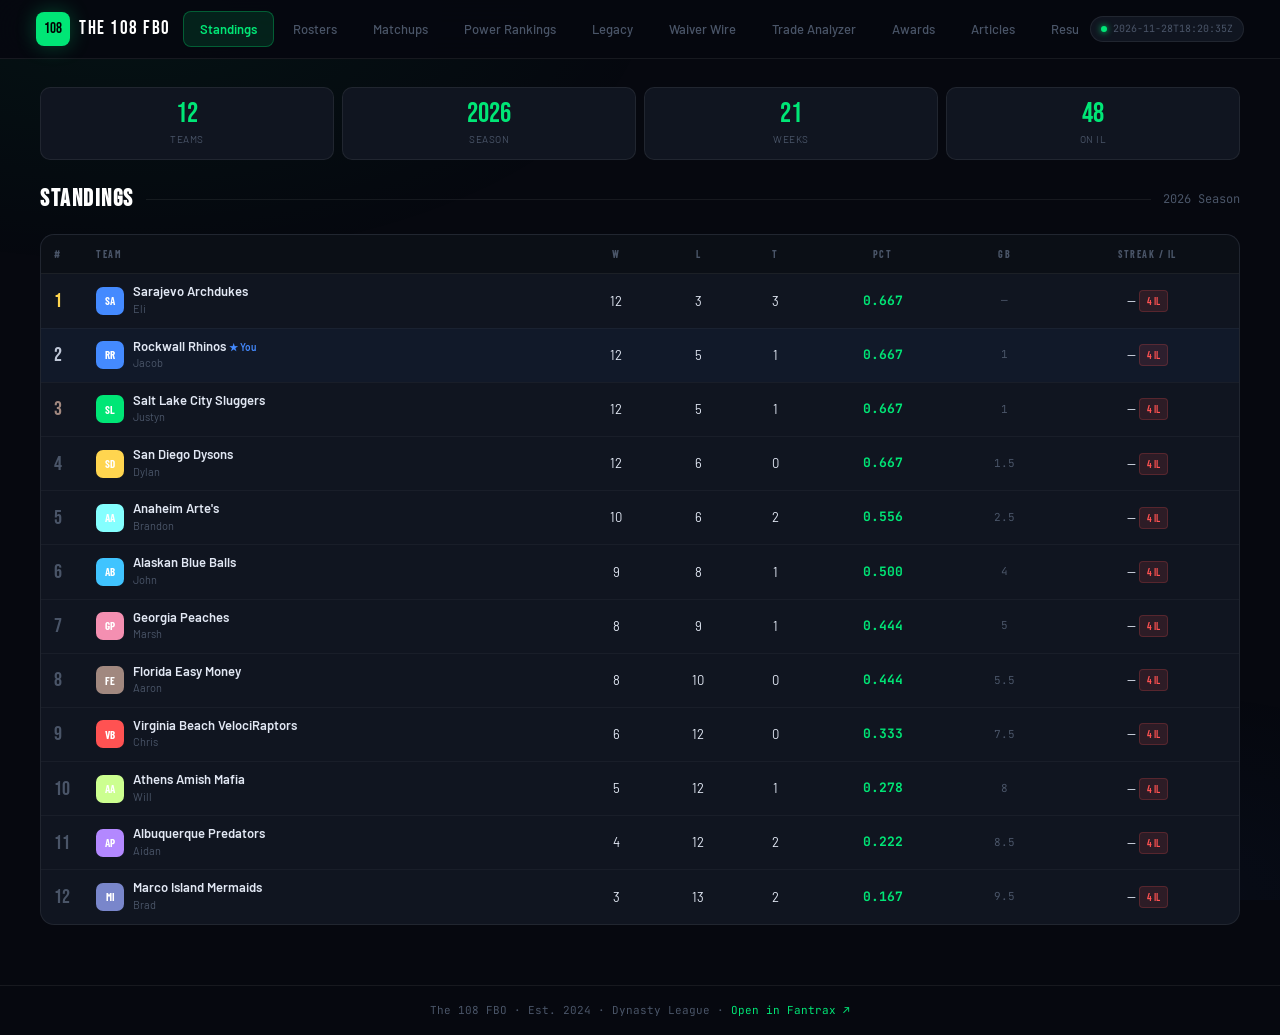
<file: index (14).html>
<!DOCTYPE html>
<html lang="en">
<head>
<meta charset="UTF-8">
<meta name="viewport" content="width=device-width, initial-scale=1.0, maximum-scale=1.0">
<meta name="description" content="The 108 FBO — Fantasy Baseball Dynasty League Dashboard">
<meta name="theme-color" content="#06080f">
<link rel="icon" href="data:image/svg+xml,<svg xmlns=%22http://www.w3.org/2000/svg%22 viewBox=%220 0 100 100%22><rect width=%22100%22 height=%22100%22 rx=%2220%22 fill=%22%2300e676%22/><text y=%22.9em%22 font-size=%2270%22 x=%2250%25%22 text-anchor=%22middle%22 font-family=%22sans-serif%22 font-weight=%22bold%22 fill=%22%23000%22>1</text></svg>">
<title>The 108 FBO</title>
<style>
/* ═══════════════════════════════════════════════
   THE 108 FBO — DESIGN SYSTEM
   ═══════════════════════════════════════════════ */

@import url('https://fonts.googleapis.com/css2?family=Bebas+Neue&family=Barlow:ital,wght@0,300;0,400;0,500;0,600;0,700;1,400&family=Barlow+Condensed:wght@400;500;600;700&family=JetBrains+Mono:wght@400;500&display=swap');

/* ── TOKENS ── */
:root {
  --bg:       #06080f;
  --bg2:      #0c1018;
  --card:     #101520;
  --card2:    #161d2a;
  --card3:    #1c2535;
  --border:   rgba(255,255,255,.07);
  --border2:  rgba(255,255,255,.12);
  --green:    #00e676;
  --green-dim:rgba(0,230,118,.12);
  --green-glow:rgba(0,230,118,.06);
  --accent:   #ffd54f;
  --blue:     #448aff;
  --red:      #ff5252;
  --purple:   #b388ff;
  --teal:     #40c4ff;
  --orange:   #ff9800;
  --text:     #e2e8f4;
  --text2:    #8a96b0;
  --text3:    #4a5568;
  --font:     'Barlow', sans-serif;
  --cond:     'Barlow Condensed', sans-serif;
  --mono:     'JetBrains Mono', monospace;
  --display:  'Bebas Neue', sans-serif;
  --r:        10px;
  --r2:       14px;
  --shadow:   0 4px 24px rgba(0,0,0,.4);
}

/* ── RESET ── */
*, *::before, *::after { box-sizing: border-box; margin: 0; padding: 0; }
html { scroll-behavior: smooth; }
body {
  background: var(--bg);
  color: var(--text);
  font-family: var(--font);
  font-size: 15px;
  line-height: 1.6;
  min-height: 100vh;
  overflow-x: hidden;
  -webkit-tap-highlight-color: transparent;
}
a { color: var(--green); text-decoration: none; }
a:hover { text-decoration: underline; }
button { cursor: pointer; font-family: var(--font); }
select, input { font-family: var(--font); }

/* ── BACKGROUND ── */
body::before {
  content: '';
  position: fixed; inset: 0; z-index: 0; pointer-events: none;
  background:
    radial-gradient(ellipse 70% 50% at 10% 0%, rgba(0,230,118,.05) 0%, transparent 60%),
    radial-gradient(ellipse 50% 40% at 90% 100%, rgba(68,138,255,.04) 0%, transparent 60%);
}

/* ── NAV ── */
#app-nav {
  position: sticky; top: 0; z-index: 300;
  background: rgba(6,8,15,.94);
  backdrop-filter: blur(20px);
  border-bottom: 1px solid var(--border);
}
.nav-inner {
  max-width: 1240px; margin: 0 auto;
  padding: 0 16px;
  display: flex; align-items: center; gap: 12px;
  height: 58px;
}
.nav-brand {
  display: flex; align-items: center; gap: 9px;
  flex-shrink: 0; text-decoration: none;
}
.nav-logo {
  width: 34px; height: 34px; border-radius: 8px;
  background: var(--green);
  display: flex; align-items: center; justify-content: center;
  font-family: var(--display); font-size: 15px; color: #000;
  box-shadow: 0 0 20px rgba(0,230,118,.3);
  flex-shrink: 0;
}
.nav-title {
  font-family: var(--display); font-size: 19px;
  letter-spacing: 1.5px; color: #fff;
  display: none;
}
@media (min-width: 380px) { .nav-title { display: block; } }
.nav-tabs {
  flex: 1; overflow-x: auto; scrollbar-width: none;
  display: none; gap: 2px; padding: 6px 0;
}
@media (min-width: 740px) { .nav-tabs { display: flex; } }
.nav-tabs::-webkit-scrollbar { display: none; }
.ntab {
  flex-shrink: 0; white-space: nowrap;
  padding: 8px 16px; border-radius: 8px;
  border: 1px solid transparent; background: transparent;
  color: var(--text3); font-size: 13px; font-weight: 500;
  transition: all .15s; cursor: pointer; min-height: 36px;
  display: flex; align-items: center;
}
.ntab:hover { color: var(--text); background: rgba(255,255,255,.05); border-color: var(--border); }
.ntab.active {
  background: var(--green-dim);
  color: var(--green);
  border: 1px solid rgba(0,230,118,.3);
  font-weight: 600;
}
.nav-updated {
  flex-shrink: 0; display: none; align-items: center; gap: 6px;
  font-family: var(--mono); font-size: 10px; color: var(--text3);
  background: var(--card); border: 1px solid var(--border);
  padding: 4px 10px; border-radius: 20px;
}
@media (min-width: 740px) { .nav-updated { display: flex; } }
.live-dot {
  width: 6px; height: 6px; border-radius: 50%;
  background: var(--green); box-shadow: 0 0 6px var(--green);
  animation: blink 2s infinite;
}
@keyframes blink { 0%,100% { opacity: 1; } 50% { opacity: .3; } }

/* ── MOBILE DROPDOWN NAV ── */
#mobile-nav-wrap {
  display: none;
  padding: 8px 14px 6px;
  background: rgba(6,8,15,.98);
  border-bottom: 1px solid var(--border);
  position: sticky; top: 58px; z-index: 250;
}
@media (max-width: 739px) { #mobile-nav-wrap { display: block; } }
#mobile-nav-select {
  width: 100%;
  font-size: 14px; font-weight: 600;
  padding: 10px 14px;
  border-radius: 10px;
  border: 1px solid rgba(0,230,118,.3);
  background: var(--card2);
  color: var(--green);
  font-family: var(--font);
  appearance: none;
  -webkit-appearance: none;
  background-image: url("data:image/svg+xml,%3Csvg xmlns='http://www.w3.org/2000/svg' width='12' height='12' viewBox='0 0 12 12'%3E%3Cpath fill='%2300e676' d='M6 8L1 3h10z'/%3E%3C/svg%3E");
  background-repeat: no-repeat;
  background-position: right 14px center;
  padding-right: 36px;
  cursor: pointer;
}
#mobile-nav-select:focus { outline: none; border-color: var(--green); }

/* ── PAGES ── */
.page {
  display: none; position: relative; z-index: 1;
  max-width: 1240px; margin: 0 auto;
  padding: 16px 14px 40px;
}
.page.active { display: block; }
@media (min-width: 740px) { .page { padding: 28px 20px 60px; } }

/* ── SECTION HEADER ── */
.section-header {
  display: flex; align-items: center; gap: 12px;
  margin-bottom: 16px;
}
.section-header h2 {
  font-family: var(--display); font-size: 24px;
  letter-spacing: 1.5px; color: #fff; white-space: nowrap;
}
.section-header .sh-sub {
  font-size: 12px; color: var(--text3);
  font-family: var(--mono);
}
.sh-line { flex: 1; height: 1px; background: var(--border); }

/* ── STAT STRIP ── */
.stat-strip {
  display: grid; grid-template-columns: repeat(4, 1fr);
  gap: 8px; margin-bottom: 20px;
}
.stat-tile {
  background: var(--card); border: 1px solid var(--border);
  border-radius: var(--r); padding: 12px 10px; text-align: center;
}
.stat-tile .sv {
  font-family: var(--display); font-size: 28px;
  color: var(--green); line-height: 1;
}
.stat-tile .sl {
  font-size: 10px; color: var(--text3); margin-top: 3px;
  text-transform: uppercase; letter-spacing: .5px;
}

/* ── TABLE ── */
.tbl-wrap {
  background: var(--card); border: 1px solid var(--border);
  border-radius: var(--r2); overflow: auto;
  -webkit-overflow-scrolling: touch;
}
table { width: 100%; border-collapse: collapse; min-width: 340px; }
thead th {
  font-family: var(--cond); font-size: 10px; letter-spacing: 1.5px;
  color: var(--text3); text-transform: uppercase;
  padding: 11px 13px; text-align: left;
  background: rgba(0,0,0,.3); border-bottom: 1px solid var(--border);
  white-space: nowrap;
}
thead th.tc { text-align: center; }
tbody td {
  padding: 10px 13px; font-size: 13px;
  border-bottom: 1px solid rgba(255,255,255,.04);
  vertical-align: middle;
}
tbody td.tc { text-align: center; }
tbody tr:last-child td { border-bottom: none; }
tbody tr:hover td { background: rgba(0,230,118,.02); }

/* ── RANK NUMBERS ── */
.rk { font-family: var(--display); font-size: 20px; color: var(--text3); }
.rk.g1 { color: var(--accent); }
.rk.g2 { color: #c0c8d8; }
.rk.g3 { color: #a1887f; }
.rk.danger { color: var(--red); }

/* ── TEAM CELL ── */
.team-cell { display: flex; align-items: center; gap: 9px; }
.team-avatar {
  width: 28px; height: 28px; border-radius: 7px; flex-shrink: 0;
  display: flex; align-items: center; justify-content: center;
  font-family: var(--cond); font-size: 11px; font-weight: 700; color: #fff;
}
.team-name { font-weight: 600; font-size: 13px; line-height: 1.2; }
.team-owner { font-size: 11px; color: var(--text3); }

/* ── BADGES ── */
.badge {
  display: inline-block; padding: 2px 7px; border-radius: 4px;
  font-family: var(--cond); font-size: 10px; font-weight: 600;
}
.badge-green { background: var(--green-dim); color: var(--green); border: 1px solid rgba(0,230,118,.25); }
.badge-red { background: rgba(255,82,82,.12); color: var(--red); border: 1px solid rgba(255,82,82,.2); }
.badge-blue { background: rgba(68,138,255,.15); color: var(--blue); border: 1px solid rgba(68,138,255,.25); }
.badge-gold { background: rgba(255,213,79,.12); color: var(--accent); border: 1px solid rgba(255,213,79,.25); }
.badge-purple { background: rgba(179,136,255,.12); color: var(--purple); border: 1px solid rgba(179,136,255,.25); }
.badge-orange { background: rgba(255,152,0,.12); color: var(--orange); border: 1px solid rgba(255,152,0,.25); }

/* ── STREAK ── */
.streak-w { background: rgba(0,230,118,.12); color: var(--green); }
.streak-l { background: rgba(255,82,82,.1); color: var(--red); }

/* ── CARDS ── */
.card {
  background: var(--card); border: 1px solid var(--border);
  border-radius: var(--r2);
}
.card-header {
  padding: 12px 15px; border-bottom: 1px solid var(--border);
  display: flex; align-items: center; justify-content: space-between; gap: 8px;
}
.card-body { padding: 12px 15px; }

/* ── GRID LAYOUTS ── */
.grid-2 { display: grid; grid-template-columns: 1fr; gap: 10px; }
.grid-3 { display: grid; grid-template-columns: 1fr; gap: 10px; }
@media (min-width: 500px) { .grid-2 { grid-template-columns: repeat(2, 1fr); } }
@media (min-width: 500px) { .grid-3 { grid-template-columns: repeat(2, 1fr); } }
@media (min-width: 860px) { .grid-3 { grid-template-columns: repeat(3, 1fr); } }

/* ── ROSTER CARDS ── */
.roster-card {
  background: var(--card); border: 1px solid var(--border);
  border-radius: var(--r2); overflow: hidden;
}
.roster-card.is-you {
  border-color: rgba(68,138,255,.5);
  box-shadow: 0 0 0 1px rgba(68,138,255,.15);
}
.roster-card-head {
  padding: 11px 13px; border-bottom: 1px solid var(--border);
  display: flex; align-items: center; justify-content: space-between; gap: 6px;
}
.roster-card-body { padding: 3px 0; max-height: 270px; overflow-y: auto; }
.player-row {
  display: flex; align-items: center; gap: 6px;
  padding: 5px 13px; border-bottom: 1px solid rgba(255,255,255,.03);
  font-size: 12px;
}
.player-row:last-child { border-bottom: none; }
.player-row:hover { background: rgba(255,255,255,.02); }
.pos-tag {
  font-family: var(--cond); font-size: 9px; font-weight: 700;
  padding: 1px 4px; border-radius: 3px; min-width: 22px;
  text-align: center; flex-shrink: 0;
}
.player-name { flex: 1; white-space: nowrap; overflow: hidden; text-overflow: ellipsis; }
.player-adp { font-family: var(--mono); font-size: 10px; color: var(--text3); flex-shrink: 0; }
.status-dot { width: 5px; height: 5px; border-radius: 50%; flex-shrink: 0; }
.group-label {
  font-size: 9px; color: var(--text3); padding: 4px 13px 2px;
  font-family: var(--cond); letter-spacing: .5px; text-transform: uppercase;
}

/* ── FORM CONTROLS ── */
.filter-row {
  display: flex; flex-wrap: wrap; gap: 8px;
  margin-bottom: 16px; align-items: flex-end;
}
.filter-item { display: flex; flex-direction: column; gap: 3px; }
.filter-item label { font-size: 11px; color: var(--text3); }
select, input[type=text], input[type=password], input[type=search] {
  font-size: 13px; padding: 7px 10px;
  border-radius: var(--r); border: 1px solid var(--border2);
  background: var(--card2); color: var(--text);
  transition: border-color .15s;
}
select:focus, input:focus {
  outline: none; border-color: rgba(0,230,118,.4);
}

/* ── BUTTONS ── */
.btn {
  padding: 8px 16px; border-radius: var(--r);
  border: 1px solid var(--border2); background: var(--card2);
  color: var(--text2); font-size: 13px; font-weight: 500;
  transition: all .15s;
}
.btn:hover { border-color: var(--green); color: var(--green); }
.btn-primary {
  background: var(--green); color: #000; font-weight: 700;
  border-color: var(--green);
}
.btn-primary:hover { background: #00ff88; color: #000; border-color: #00ff88; }
.btn-full { width: 100%; padding: 12px; font-size: 14px; border-radius: 10px; }
.btn:disabled { opacity: .45; cursor: not-allowed; }

/* ── MATCHUP CARDS ── */
.matchup-card {
  background: var(--card); border: 1px solid var(--border);
  border-radius: var(--r2); padding: 14px 16px;
}
.matchup-card.is-you { border-color: rgba(68,138,255,.4); }
.matchup-teams {
  display: grid; grid-template-columns: 1fr 52px 1fr;
  align-items: center; gap: 8px;
}
.mt-away { display: flex; flex-direction: column; }
.mt-home { display: flex; flex-direction: column; align-items: flex-end; text-align: right; }
.mt-name { font-weight: 600; font-size: 13px; line-height: 1.3; }
.mt-owner { font-size: 11px; color: var(--text3); }
.mt-score { font-family: var(--display); font-size: 22px; color: var(--accent); text-align: center; line-height: 1; }
.mt-week { font-size: 10px; color: var(--text3); font-family: var(--cond); text-align: center; letter-spacing: .5px; }
.mt-vs { font-family: var(--display); font-size: 16px; color: var(--text3); text-align: center; }

/* ── POWER RANKING CARDS ── */
.pr-card {
  background: var(--card); border: 1px solid var(--border);
  border-radius: var(--r2); padding: 14px 16px;
  display: flex; align-items: center; gap: 14px;
  transition: transform .15s;
}
.pr-card:hover { transform: translateX(3px); }
.pr-card.is-you { border-color: rgba(68,138,255,.4); }
.pr-rank {
  font-family: var(--display); font-size: 40px; line-height: 1;
  min-width: 50px; text-align: center; flex-shrink: 0;
}
.pr-body { flex: 1; min-width: 0; }
.pr-team-name { font-weight: 600; font-size: 15px; }
.pr-owner { font-size: 11px; color: var(--text3); margin-bottom: 8px; }
.pr-cats { display: flex; flex-wrap: wrap; gap: 5px; }
.pr-cat {
  background: var(--card2); border-radius: 4px;
  padding: 3px 7px; font-family: var(--cond); font-size: 11px;
  display: flex; gap: 5px; align-items: center;
}
.pr-cat-label { color: var(--text3); }
.pr-cat-val { font-weight: 700; }
.pr-cat-val.good { color: var(--green); }
.pr-cat-val.ok { color: var(--accent); }
.pr-cat-val.bad { color: var(--red); }
.pr-score-block { text-align: right; flex-shrink: 0; }
.pr-score { font-family: var(--display); font-size: 32px; color: var(--accent); line-height: 1; }
.pr-tier {
  font-family: var(--cond); font-size: 10px; font-weight: 600;
  padding: 2px 7px; border-radius: 4px; display: inline-block; margin-top: 4px;
}
.tier-elite { background: rgba(0,230,118,.15); color: var(--green); }
.tier-contender { background: rgba(255,213,79,.12); color: var(--accent); }
.tier-fringe { background: rgba(68,138,255,.12); color: var(--blue); }
.tier-rebuild { background: rgba(255,82,82,.1); color: var(--red); }

/* ── AI OUTPUT ── */
.ai-output {
  background: var(--card2); border: 1px solid var(--border);
  border-radius: var(--r2); padding: 16px; margin-top: 12px;
  font-size: 14px; line-height: 1.8; white-space: pre-wrap;
  display: none;
}
.ai-output.visible { display: block; }
.ai-thinking {
  display: flex; align-items: center; gap: 10px;
  color: var(--text3); font-size: 13px;
}
.ai-spinner {
  width: 16px; height: 16px; flex-shrink: 0;
  border: 2px solid rgba(255,255,255,.1);
  border-top-color: var(--green);
  border-radius: 50%; animation: spin .7s linear infinite;
}
@keyframes spin { to { transform: rotate(360deg); } }

/* ── TRADE ANALYZER ── */
.trade-cols {
  display: grid; grid-template-columns: 1fr 40px 1fr;
  gap: 10px; align-items: start; margin-bottom: 14px;
}
@media (max-width: 440px) {
  .trade-cols { grid-template-columns: 1fr; gap: 12px; }
}
.trade-col h4 {
  font-size: 10px; color: var(--text3); font-family: var(--cond);
  text-transform: uppercase; letter-spacing: 1px; margin-bottom: 7px;
}
.trade-for {
  display: flex; align-items: center; justify-content: center;
  padding-top: 22px; font-family: var(--display); font-size: 17px; color: var(--text3);
}
.player-chip {
  display: flex; align-items: center; gap: 6px;
  background: var(--card2); border: 1px solid var(--border2);
  border-radius: 7px; padding: 6px 10px; font-size: 12px; margin-bottom: 5px;
}
.chip-pos {
  font-family: var(--cond); font-size: 9px; font-weight: 700;
  padding: 1px 4px; border-radius: 3px; flex-shrink: 0;
}
.chip-name { flex: 1; }
.chip-adp { font-family: var(--mono); font-size: 10px; color: var(--text3); }
.chip-remove { color: var(--text3); font-size: 15px; margin-left: auto; line-height: 1; }
.chip-remove:hover { color: var(--red); cursor: pointer; }
.search-wrap { position: relative; margin-top: 5px; }
.search-wrap input { width: 100%; }
.search-drop {
  position: absolute; top: 100%; left: 0; right: 0;
  background: var(--card2); border: 1px solid var(--border2);
  border-radius: var(--r); z-index: 200;
  max-height: 180px; overflow-y: auto;
  display: none; box-shadow: var(--shadow);
}
.search-drop.open { display: block; }
.drop-item {
  padding: 8px 12px; font-size: 13px; cursor: pointer;
  border-bottom: 1px solid rgba(255,255,255,.04);
}
.drop-item:hover { background: rgba(0,230,118,.08); color: var(--green); }
.drop-item:last-child { border-bottom: none; }
.drop-meta { font-size: 10px; color: var(--text3); margin-top: 1px; }
.api-key-row {
  display: flex; align-items: center; gap: 8px;
  margin-top: 10px; flex-wrap: wrap;
}
.api-key-row label { font-size: 11px; color: var(--text3); white-space: nowrap; }
.api-key-row input { flex: 1; font-size: 12px; min-width: 0; }

/* ── AWARD CARDS ── */
.award-card {
  background: var(--card); border: 1px solid var(--border);
  border-radius: var(--r2); padding: 16px;
  display: flex; align-items: center; gap: 14px;
}
.award-icon { font-size: 32px; flex-shrink: 0; }
.award-body { flex: 1; }
.award-title { font-weight: 700; font-size: 15px; color: var(--red); }
.award-team { font-size: 13px; color: var(--text2); margin-top: 2px; }
.award-reason { font-size: 12px; color: var(--text3); margin-top: 4px; }
.award-count { font-family: var(--display); font-size: 28px; color: var(--red); }
.award-count-label { font-size: 10px; color: var(--text3); }

/* ── RESUME CARDS ── */
.resume-card {
  background: var(--card); border: 1px solid var(--border);
  border-radius: var(--r2); overflow: hidden; margin-bottom: 14px;
}
.resume-hero {
  padding: 20px; background: linear-gradient(135deg, rgba(0,0,0,.4), transparent);
  border-bottom: 1px solid var(--border);
  display: flex; align-items: center; gap: 16px;
}
.resume-avatar {
  width: 64px; height: 64px; border-radius: 12px; flex-shrink: 0;
  display: flex; align-items: center; justify-content: center;
  font-family: var(--display); font-size: 26px; color: #fff;
}
.resume-name { font-family: var(--display); font-size: 28px; letter-spacing: 1px; color: #fff; line-height: 1; }
.resume-team { font-size: 13px; color: var(--text3); margin-top: 4px; }
.resume-stats {
  display: grid; grid-template-columns: repeat(3, 1fr);
  gap: 8px; padding: 16px;
  border-bottom: 1px solid var(--border);
}
@media (min-width: 500px) { .resume-stats { grid-template-columns: repeat(6, 1fr); } }
.resume-stat { text-align: center; }
.resume-stat-val { font-family: var(--display); font-size: 24px; color: var(--green); line-height: 1; }
.resume-stat-label { font-size: 10px; color: var(--text3); margin-top: 2px; }
.resume-sections { padding: 16px; display: grid; gap: 12px; }
.resume-section-title {
  font-family: var(--cond); font-size: 11px; font-weight: 700;
  color: var(--green); text-transform: uppercase; letter-spacing: 1px;
  margin-bottom: 6px;
}
.resume-section-body { font-size: 13px; color: var(--text2); line-height: 1.7; }
.matchup-item {
  display: flex; align-items: center; justify-content: space-between;
  padding: 6px 0; border-bottom: 1px solid rgba(255,255,255,.04); font-size: 12px;
}
.matchup-item:last-child { border-bottom: none; }

/* ── CHAMPIONSHIP HISTORY ── */
.champ-card {
  background: var(--card); border: 1px solid var(--border);
  border-radius: var(--r2); padding: 20px;
  display: flex; align-items: center; gap: 16px;
  margin-bottom: 10px;
}
.champ-year { font-family: var(--display); font-size: 44px; color: var(--text3); line-height: 1; min-width: 90px; }
.champ-trophy { font-size: 28px; flex-shrink: 0; }
.champ-team { font-family: var(--display); font-size: 24px; letter-spacing: 1px; color: var(--accent); }
.champ-owner { font-size: 13px; color: var(--text3); margin-top: 2px; }
.champ-score { font-family: var(--mono); font-size: 12px; color: var(--text3); margin-top: 4px; }
.champ-bar {
  display: flex; align-items: center; gap: 10px; padding: 10px 0;
  border-bottom: 1px solid var(--border);
}
.champ-bar:last-child { border-bottom: none; }
.champ-bar-team { min-width: 200px; font-size: 13px; font-weight: 500; }
.champ-bar-track {
  flex: 1; height: 24px; background: var(--card2);
  border-radius: 4px; overflow: hidden; position: relative;
}
.champ-bar-fill {
  height: 100%; display: flex; align-items: center;
  padding-left: 8px; font-family: var(--cond); font-size: 12px;
  font-weight: 700; color: #000; transition: width .5s;
}
.champ-bar-count { font-family: var(--display); font-size: 20px; color: var(--text2); min-width: 28px; text-align: right; }

/* ── RECORDS ── */
.record-cat-grid {
  display: grid; grid-template-columns: 1fr;
  gap: 10px;
}
@media (min-width: 600px) { .record-cat-grid { grid-template-columns: repeat(2, 1fr); } }
@media (min-width: 900px) { .record-cat-grid { grid-template-columns: repeat(3, 1fr); } }
.record-cat-card {
  background: var(--card); border: 1px solid var(--border);
  border-radius: var(--r2); overflow: hidden;
}
.record-cat-header {
  padding: 10px 14px; border-bottom: 1px solid var(--border);
  font-family: var(--display); font-size: 18px; letter-spacing: 1px;
  display: flex; justify-content: space-between; align-items: center;
}
.record-row {
  display: flex; align-items: center; gap: 10px;
  padding: 8px 14px; border-bottom: 1px solid rgba(255,255,255,.04); font-size: 12px;
}
.record-row:last-child { border-bottom: none; }
.record-value { font-family: var(--mono); font-weight: 600; min-width: 50px; }
.record-team { flex: 1; color: var(--text2); }
.record-meta { font-size: 10px; color: var(--text3); }
.best-badge { color: var(--green); }
.worst-badge { color: var(--red); }

/* ── H2H TABLE ── */
.h2h-table { overflow: auto; -webkit-overflow-scrolling: touch; }
.h2h-table table { min-width: 600px; }
.h2h-cell {
  font-family: var(--mono); font-size: 11px; text-align: center; padding: 6px 8px;
}
.h2h-win { color: var(--green); font-weight: 600; }
.h2h-loss { color: var(--red); }
.h2h-label { font-size: 11px; color: var(--text3); font-weight: 500; }

/* ── LUCK / SOS ── */
.luck-bar-wrap { display: flex; flex-direction: column; gap: 6px; }
.luck-row {
  display: flex; align-items: center; gap: 10px;
  padding: 8px 0; border-bottom: 1px solid var(--border);
}
.luck-row:last-child { border-bottom: none; }
.luck-rank { font-family: var(--display); font-size: 20px; color: var(--text3); width: 30px; }
.luck-team { min-width: 160px; font-size: 13px; font-weight: 500; }
.luck-bar-track {
  flex: 1; height: 8px; background: var(--card2);
  border-radius: 4px; overflow: hidden;
}
.luck-bar-fill { height: 100%; border-radius: 4px; transition: width .5s; }
.luck-val { font-family: var(--mono); font-size: 12px; min-width: 50px; text-align: right; }

/* ── CATEGORY KINGS ── */
.cat-king-card {
  background: var(--card); border: 1px solid var(--border);
  border-radius: var(--r2); padding: 14px; display: flex;
  align-items: center; gap: 12px;
}
.cat-king-crown { font-size: 24px; flex-shrink: 0; }
.cat-king-cat {
  font-family: var(--display); font-size: 20px; letter-spacing: 1px;
  min-width: 60px; color: var(--accent);
}
.cat-king-team { font-weight: 600; font-size: 13px; }
.cat-king-val { font-family: var(--mono); font-size: 13px; color: var(--green); }
.cat-king-owner { font-size: 11px; color: var(--text3); }

/* ── OUTLIER CARDS ── */
.outlier-card {
  background: var(--card); border: 1px solid var(--border);
  border-radius: var(--r2); padding: 14px;
}
.outlier-title {
  font-family: var(--cond); font-size: 11px; font-weight: 700;
  color: var(--text3); text-transform: uppercase; letter-spacing: 1px; margin-bottom: 10px;
}
.outlier-row {
  display: flex; align-items: center; gap: 10px; padding: 7px 0;
  border-bottom: 1px solid rgba(255,255,255,.04); font-size: 12px;
}
.outlier-row:last-child { border-bottom: none; }
.outlier-rank { font-family: var(--display); font-size: 18px; color: var(--text3); min-width: 24px; }
.outlier-team { flex: 1; font-weight: 500; }
.outlier-val { font-family: var(--mono); font-weight: 600; }
.outlier-meta { font-size: 10px; color: var(--text3); }

/* ── ARTICLE CARDS ── */
.article-card {
  background: var(--card); border: 1px solid var(--border);
  border-radius: var(--r2); padding: 20px; margin-bottom: 14px;
}
.article-header {
  display: flex; align-items: center; justify-content: space-between;
  margin-bottom: 14px; flex-wrap: wrap; gap: 8px;
}
.article-matchup {
  font-family: var(--display); font-size: 20px; letter-spacing: 1px;
  color: #fff;
}
.article-week { font-family: var(--mono); font-size: 11px; color: var(--text3); }
.article-body {
  font-size: 14px; line-height: 1.85; color: var(--text2);
  white-space: pre-wrap;
}
.article-loading {
  display: flex; align-items: center; gap: 10px;
  color: var(--text3); font-size: 13px; padding: 20px 0;
}

/* ── LEGACY SCORE ── */
.legacy-card {
  background: var(--card); border: 1px solid var(--border);
  border-radius: var(--r2); padding: 14px 16px;
  display: flex; align-items: center; gap: 14px; margin-bottom: 8px;
}
.legacy-rank { font-family: var(--display); font-size: 38px; min-width: 48px; text-align: center; }
.legacy-body { flex: 1; min-width: 0; }
.legacy-team { font-weight: 600; font-size: 15px; }
.legacy-owner { font-size: 11px; color: var(--text3); margin-bottom: 8px; }
.legacy-breakdown { display: flex; flex-wrap: wrap; gap: 5px; }
.legacy-component {
  background: var(--card2); border-radius: 4px;
  padding: 3px 8px; font-family: var(--cond); font-size: 11px;
}
.legacy-score-block { text-align: right; flex-shrink: 0; }
.legacy-score { font-family: var(--display); font-size: 34px; color: var(--purple); line-height: 1; }
.legacy-max { font-size: 10px; color: var(--text3); }

/* ── PROGRESS BARS ── */
.progress-bar {
  height: 6px; background: var(--card2); border-radius: 3px;
  overflow: hidden; margin-top: 4px;
}
.progress-fill { height: 100%; border-radius: 3px; transition: width .5s; }

/* ── TABS (inline) ── */
.tab-bar {
  display: flex; gap: 3px; flex-wrap: wrap;
  background: var(--card); border: 1px solid var(--border);
  border-radius: 10px; padding: 4px; margin-bottom: 16px; width: fit-content;
}
.tab-btn {
  padding: 5px 14px; border-radius: 7px; border: none;
  background: transparent; color: var(--text3);
  font-family: var(--font); font-size: 12px; font-weight: 500;
  cursor: pointer; transition: all .15s; white-space: nowrap;
}
.tab-btn:hover { color: var(--text); }
.tab-btn.active {
  background: var(--green); color: #000; font-weight: 700;
}

/* ── LOADING / EMPTY ── */
.loading-state {
  text-align: center; padding: 60px 20px; color: var(--text3);
}
.loading-spinner {
  width: 40px; height: 40px; border: 3px solid var(--border);
  border-top-color: var(--green); border-radius: 50%;
  animation: spin .7s linear infinite; margin: 0 auto 16px;
}
.empty-state {
  text-align: center; padding: 40px 20px;
  color: var(--text3); font-size: 13px;
}

/* ── TOOLTIP ── */
.tooltip {
  position: relative; cursor: help;
}
.tooltip::after {
  content: attr(data-tip);
  position: absolute; bottom: 120%; left: 50%; transform: translateX(-50%);
  background: var(--card2); border: 1px solid var(--border2);
  border-radius: 6px; padding: 5px 10px; font-size: 11px;
  white-space: nowrap; pointer-events: none; opacity: 0;
  transition: opacity .15s; z-index: 100;
}
.tooltip:hover::after { opacity: 1; }

/* ── WAIVER ── */
.waiver-section-title {
  font-family: var(--cond); font-size: 11px; font-weight: 700;
  color: var(--text3); text-transform: uppercase; letter-spacing: 1px;
  padding: 8px 14px 4px; border-bottom: none;
}
.waiver-player-card {
  display: flex; align-items: center; justify-content: space-between;
  padding: 9px 14px; border-bottom: 1px solid rgba(255,255,255,.04);
  font-size: 12px;
}
.waiver-player-card:last-child { border-bottom: none; }
.waiver-player-card:hover { background: rgba(255,255,255,.02); }
.waiver-player-name { font-weight: 600; font-size: 13px; }
.waiver-player-info { font-size: 11px; color: var(--text3); margin-top: 1px; }
.waiver-add { color: var(--green); border: 1px solid rgba(0,230,118,.3); background: var(--green-dim); }
.waiver-drop { color: var(--red); border: 1px solid rgba(255,82,82,.2); background: rgba(255,82,82,.08); }

/* ── COLOR VARS FOR TEAMS ── */
.c-blue { color: #448aff; } .bg-blue { background: #448aff; }
.c-teal { color: #40c4ff; } .bg-teal { background: #40c4ff; }
.c-green { color: #00e676; } .bg-green { background: #00e676; }
.c-red { color: #ff5252; } .bg-red { background: #ff5252; }
.c-orange { color: #ff9800; } .bg-orange { background: #ff9800; }
.c-purple { color: #b388ff; } .bg-purple { background: #b388ff; }
.c-pink { color: #f48fb1; } .bg-pink { background: #f48fb1; }
.c-amber { color: #ffd54f; } .bg-amber { background: #ffd54f; }
.c-cyan { color: #84ffff; } .bg-cyan { background: #84ffff; }
.c-lime { color: #ccff90; } .bg-lime { background: #ccff90; }
.c-indigo { color: #7986cb; } .bg-indigo { background: #7986cb; }
.c-brown { color: #a1887f; } .bg-brown { background: #a1887f; }

/* ── FOOTER ── */
#app-footer {
  text-align: center; padding: 16px;
  font-family: var(--mono); font-size: 11px; color: var(--text3);
  border-top: 1px solid var(--border); position: relative; z-index: 1;
}

/* ── RESPONSIVE TWEAKS ── */
@media (max-width: 400px) {
  .pr-card { flex-wrap: wrap; }
  .legacy-card { flex-wrap: wrap; }
  .champ-card { flex-wrap: wrap; }
}

</style>
</head>
<body>

<!-- ── TOP NAV ── -->
<nav id="app-nav">
  <div class="nav-inner">
    <a class="nav-brand" href="#">
      <div class="nav-logo">108</div>
      <div class="nav-title">THE 108 FBO</div>
    </a>
    <div class="nav-tabs">
      <button class="ntab active" data-page="standings">Standings</button>
      <button class="ntab" data-page="rosters">Rosters</button>
      <button class="ntab" data-page="matchups">Matchups</button>
      <button class="ntab" data-page="power">Power Rankings</button>
      <button class="ntab" data-page="legacy">Legacy</button>
      <button class="ntab" data-page="waiver">Waiver Wire</button>
      <button class="ntab" data-page="trade">Trade Analyzer</button>
      <button class="ntab" data-page="awards">Awards</button>
      <button class="ntab" data-page="articles">Articles</button>
      <button class="ntab" data-page="resumes">Resumes</button>
      <button class="ntab" data-page="championships">Championships</button>
      <button class="ntab" data-page="records">Records</button>
      <button class="ntab" data-page="h2h">H2H</button>
      <button class="ntab" data-page="luck">Luck Index</button>
      <button class="ntab" data-page="stats">All-Time Stats</button>
      <button class="ntab" data-page="outliers">Outliers</button>
      <button class="ntab" data-page="catking">Cat Kings</button>
    </div>
    <div class="nav-updated">
      <div class="live-dot"></div>
      <span id="updated-text">Loading...</span>
    </div>
  </div>
</nav>

<!-- ═══════════════════════════════════════════════
     STANDINGS
     ═══════════════════════════════════════════════ -->
<div id="page-standings" class="page active">
  <div id="standings-stats" class="stat-strip"></div>
  <div class="section-header">
    <h2>Standings</h2>
    <div class="sh-line"></div>
    <div class="sh-sub">2026 Season</div>
  </div>
  <div class="tbl-wrap">
    <table>
      <thead>
        <tr>
          <th style="width:32px">#</th>
          <th>Team</th>
          <th class="tc">W</th><th class="tc">L</th><th class="tc">T</th>
          <th class="tc">PCT</th><th class="tc">GB</th><th class="tc">Streak / IL</th>
        </tr>
      </thead>
      <tbody id="standings-tbody">
        <tr><td colspan="8"><div class="loading-state"><div class="loading-spinner"></div></div></td></tr>
      </tbody>
    </table>
  </div>
</div>

<!-- ═══════════════════════════════════════════════
     ROSTERS
     ═══════════════════════════════════════════════ -->
<div id="page-rosters" class="page">
  <div class="filter-row">
    <div class="filter-item">
      <label>Sort by</label>
      <select id="r-sort" onchange="renderRosters()">
        <option value="name">Team name</option>
        <option value="adp">Best ADP</option>
        <option value="score">Dynasty score</option>
        <option value="il">Most IL</option>
      </select>
    </div>
    <div class="filter-item">
      <label>Status</label>
      <select id="r-status" onchange="renderRosters()">
        <option value="all">All</option>
        <option value="ACTIVE">Active</option>
        <option value="RESERVE">Reserve</option>
        <option value="MINORS">Minors</option>
        <option value="INJURED_RESERVE">IL</option>
      </select>
    </div>
    <div class="filter-item">
      <label>Position</label>
      <select id="r-pos" onchange="renderRosters()">
        <option value="all">All</option>
        <option value="SP">SP</option><option value="RP">RP</option>
        <option value="C">C</option><option value="1B">1B</option>
        <option value="2B">2B</option><option value="3B">3B</option>
        <option value="SS">SS</option><option value="OF">OF</option>
        <option value="UT">UT</option>
      </select>
    </div>
    <div class="filter-item">
      <label>Search player</label>
      <input type="search" id="r-search" placeholder="Name..." oninput="renderRosters()" style="width:140px">
    </div>
  </div>
  <div id="roster-grid" class="grid-3">
    <div class="loading-state"><div class="loading-spinner"></div></div>
  </div>
</div>

<!-- ═══════════════════════════════════════════════
     MATCHUPS
     ═══════════════════════════════════════════════ -->
<div id="page-matchups" class="page">
  <div class="filter-row">
    <div class="filter-item">
      <label>Week</label>
      <select id="matchup-week" onchange="renderMatchupCards()"></select>
    </div>
  </div>
  <div id="matchup-grid" class="grid-2">
    <div class="loading-state"><div class="loading-spinner"></div></div>
  </div>
  <div id="matchup-preview"></div>
</div>

<!-- ═══════════════════════════════════════════════
     POWER RANKINGS
     ═══════════════════════════════════════════════ -->
<div id="page-power" class="page">
  <div class="section-header">
    <h2>Power Rankings</h2>
    <div class="sh-line"></div>
  </div>
  <div id="power-cats-note" style="font-size:11px;color:var(--text3);margin-bottom:16px;line-height:1.6"></div>
  <div id="power-list" style="display:flex;flex-direction:column;gap:8px">
    <div class="loading-state"><div class="loading-spinner"></div></div>
  </div>
</div>

<!-- ═══════════════════════════════════════════════
     LEGACY RANKINGS
     ═══════════════════════════════════════════════ -->
<div id="page-legacy" class="page">
  <div class="section-header">
    <h2>Legacy Rankings</h2>
    <div class="sh-line"></div>
  </div>
  <div style="background:var(--card);border:1px solid var(--border);border-radius:var(--r2);padding:14px;margin-bottom:18px;font-size:13px;color:var(--text2)">
    <strong style="color:var(--purple)">Formula:</strong>
    🏆 Championships (15 pts each, uncapped) &nbsp;+&nbsp;
    📈 Sustained Winning (25 pts max) &nbsp;+&nbsp;
    💪 Dominance (20 pts max) &nbsp;+&nbsp;
    🎯 Consistency (15 pts max) &nbsp;+&nbsp;
    🧠 Acumen (10 pts max)
  </div>
  <div id="legacy-list" style="display:flex;flex-direction:column;gap:8px">
    <div class="loading-state"><div class="loading-spinner"></div></div>
  </div>
</div>

<!-- ═══════════════════════════════════════════════
     WAIVER WIRE
     ═══════════════════════════════════════════════ -->
<div id="page-waiver" class="page">
  <div class="section-header"><h2>Waiver Wire</h2><div class="sh-line"></div></div>
  <div class="filter-row">
    <div class="filter-item">
      <label>Analyzing for team</label>
      <select id="waiver-team" onchange="renderWaiver()" style="max-width:240px"></select>
    </div>
  </div>
  <div style="font-size:12px;color:var(--text3);margin-bottom:14px">
    Best available players (not on any roster) ranked by ADP.
    Scoring categories: R · HR · RBI · K · SB · AVG · OPS / IP · H · K · QS · ERA · WHIP · SV+HLD
  </div>
  <div id="waiver-container">
    <div class="loading-state"><div class="loading-spinner"></div></div>
  </div>
</div>

<!-- ═══════════════════════════════════════════════
     TRADE ANALYZER
     ═══════════════════════════════════════════════ -->
<div id="page-trade" class="page">
  <div class="section-header"><h2>Trade Analyzer</h2><div class="sh-line"></div></div>
  <div style="max-width:700px">
    <div class="card" style="padding:18px;margin-bottom:12px">
      <div style="font-family:var(--cond);font-size:14px;font-weight:600;margin-bottom:14px;letter-spacing:.5px">
        ⚾ Build Your Trade
      </div>
      <div class="trade-cols">
        <div>
          <h4>You Give</h4>
          <div id="give-chips"></div>
          <div class="search-wrap">
            <input type="text" id="give-input" placeholder="Search player..." oninput="searchTrade('give')" autocomplete="off">
            <div class="search-drop" id="give-drop"></div>
          </div>
        </div>
        <div class="trade-for">FOR</div>
        <div>
          <h4>You Get</h4>
          <div id="get-chips"></div>
          <div class="search-wrap">
            <input type="text" id="get-input" placeholder="Search player..." oninput="searchTrade('get')" autocomplete="off">
            <div class="search-drop" id="get-drop"></div>
          </div>
        </div>
      </div>
      <button class="btn btn-primary btn-full" id="trade-btn" onclick="analyzeTrade()">
        Analyze Trade
      </button>
      <div style="font-size:11px;color:var(--text3);margin-top:8px">
        Category impact analysis using 432 weeks of real league data.
      </div>
    </div>
    <div class="ai-output" id="trade-out"></div>
  </div>
</div>

<!-- ═══════════════════════════════════════════════
     AWARDS — ASSHOLE OF THE WEEK
     ═══════════════════════════════════════════════ -->
<div id="page-awards" class="page">
  <div class="section-header"><h2>💩 Asshole of the Week</h2><div class="sh-line"></div></div>
  <div style="font-size:13px;color:var(--text3);margin-bottom:18px">
    Awarded to any team that exceeds the 10 SP maximum starts per week. Result: automatic loss, no exceptions.
  </div>

  <div class="section-header" style="margin-top:8px"><h2>All-Time Leaderboard</h2><div class="sh-line"></div></div>
  <div id="aotw-leaderboard"></div>

  <div class="section-header" style="margin-top:24px"><h2>Weekly History</h2><div class="sh-line"></div></div>
  <div id="aotw-history" class="card" style="padding:0 16px"></div>

  <div class="section-header" style="margin-top:24px"><h2>🏆 Perfect Matchups (14-0)</h2><div class="sh-line"></div></div>
  <div id="perfect-matchups"></div>
</div>

<!-- ═══════════════════════════════════════════════
     WEEKLY ARTICLES
     ═══════════════════════════════════════════════ -->
<div id="page-articles" class="page">
  <div class="section-header"><h2>📰 FBO Insider Articles</h2><div class="sh-line"></div></div>
  <div style="font-size:13px;color:var(--text2);margin-bottom:18px">
    Weekly matchup previews — select a week and generate summaries for each matchup based on roster data.
  </div>
  <div class="filter-row">
    <div class="filter-item">
      <label>Week</label>
      <select id="article-week"></select>
    </div>
    <div class="filter-item" style="padding-top:18px">
      <button class="btn btn-primary" onclick="generateArticles()">Generate Articles</button>
    </div>
  </div>
  <div id="articles-container">
    <div class="empty-state">Select a week and click Generate Articles. Add your Claude API key for AI-written content.</div>
  </div>
</div>

<!-- ═══════════════════════════════════════════════
     OWNER RESUMES
     ═══════════════════════════════════════════════ -->
<div id="page-resumes" class="page">
  <div class="section-header"><h2>Owner Resumes</h2><div class="sh-line"></div></div>
  <div class="filter-row" style="margin-bottom:20px">
    <div class="filter-item">
      <label>Select team</label>
      <select id="resume-team" onchange="renderResumeFor(this.value)" style="max-width:260px"></select>
    </div>
  </div>
  <div id="resume-container">
    <div class="loading-state"><div class="loading-spinner"></div></div>
  </div>
</div>

<!-- ═══════════════════════════════════════════════
     CHAMPIONSHIP HISTORY
     ═══════════════════════════════════════════════ -->
<div id="page-championships" class="page">
  <div class="section-header"><h2>Championship History</h2><div class="sh-line"></div></div>

  <div class="section-header" style="margin-top:8px"><h2>Year by Year</h2><div class="sh-line"></div></div>
  <div id="champ-history"></div>

  <div class="section-header" style="margin-top:24px"><h2>Championship Count</h2><div class="sh-line"></div></div>
  <div id="champ-count" class="card" style="padding:16px"></div>

  <div class="section-header" style="margin-top:24px"><h2>Championship Drought Tracker</h2><div class="sh-line"></div></div>
  <div id="champ-drought" class="card" style="padding:16px"></div>
</div>

<!-- ═══════════════════════════════════════════════
     LEAGUE RECORDS
     ═══════════════════════════════════════════════ -->
<div id="page-records" class="page">
  <div class="section-header"><h2>League Records</h2><div class="sh-line"></div></div>
  <div class="filter-row">
    <div class="filter-item">
      <label>Record type</label>
      <select id="records-view" onchange="renderRecords()">
        <option value="single">Single Week</option>
        <option value="extended">Extended Matchup (2-week)</option>
      </select>
    </div>
  </div>
  <div id="records-grid" class="record-cat-grid">
    <div class="loading-state"><div class="loading-spinner"></div></div>
  </div>
</div>

<!-- ═══════════════════════════════════════════════
     HEAD TO HEAD
     ═══════════════════════════════════════════════ -->
<div id="page-h2h" class="page">
  <div class="section-header"><h2>Head to Head</h2><div class="sh-line"></div></div>
  <div id="h2h-container">
    <div class="loading-state"><div class="loading-spinner"></div></div>
  </div>
</div>

<!-- ═══════════════════════════════════════════════
     LUCK INDEX
     ═══════════════════════════════════════════════ -->
<div id="page-luck" class="page">
  <div class="section-header"><h2>Luck Index</h2><div class="sh-line"></div></div>
  <div class="filter-row">
    <div class="filter-item">
      <label>Season</label>
      <select id="luck-year" onchange="renderLuck()">
        <option value="2025">2025</option>
        <option value="2024">2024</option>
      </select>
    </div>
  </div>
  <div id="luck-container">
    <div class="loading-state"><div class="loading-spinner"></div></div>
  </div>
</div>

<!-- ═══════════════════════════════════════════════
     ALL-TIME STATS
     ═══════════════════════════════════════════════ -->
<div id="page-stats" class="page">
  <div class="section-header"><h2>All-Time Stats</h2><div class="sh-line"></div></div>
  <div class="filter-row">
    <div class="filter-item">
      <label>View</label>
      <select id="stats-view" onchange="renderStats()">
        <option value="season">Season Totals</option>
        <option value="team">Team Weekly Bests/Worsts</option>
      </select>
    </div>
    <div class="filter-item">
      <label>Season</label>
      <select id="stats-year" onchange="renderStats()">
        <option value="2025">2025</option>
        <option value="2024">2024</option>
      </select>
    </div>
    <div class="filter-item" id="stats-team-wrap" style="display:none">
      <label>Team</label>
      <select id="stats-team" onchange="renderTeamWeeklyBests(APP.history)" style="max-width:220px"></select>
    </div>
  </div>
  <div style="font-size:12px;color:var(--text3);margin-bottom:12px">
    Season Totals: 🟢 Top 3 · 🟡 Top 6 · 🔴 Bottom 2 &nbsp;|&nbsp; Team View: top 5 best + worst weeks per category
  </div>
  <div id="stats-container">
    <div class="loading-state"><div class="loading-spinner"></div></div>
  </div>
</div>

<!-- ═══════════════════════════════════════════════
     OUTLIERS
     ═══════════════════════════════════════════════ -->
<div id="page-outliers" class="page">
  <div class="section-header"><h2>Outliers</h2><div class="sh-line"></div></div>
  <div style="font-size:13px;color:var(--text3);margin-bottom:18px">
    The best and worst single-week performances in league history.
  </div>
  <div id="outliers-container">
    <div class="loading-state"><div class="loading-spinner"></div></div>
  </div>
</div>

<!-- ═══════════════════════════════════════════════
     CATEGORY KINGS
     ═══════════════════════════════════════════════ -->
<div id="page-catking" class="page">
  <div class="section-header"><h2>Category Kings</h2><div class="sh-line"></div></div>
  <div style="font-size:13px;color:var(--text3);margin-bottom:18px">
    Season leaders for every scoring category. Updated annually.
  </div>
  <div id="catking-container">
    <div class="loading-state"><div class="loading-spinner"></div></div>
  </div>
</div>

<!-- ── BOTTOM NAV ── -->
<div id="mobile-nav-wrap">
  <select id="mobile-nav-select" onchange="goMobile(this.value)">
    <option value="standings">📊 Standings</option>
    <option value="rosters">🧢 Rosters</option>
    <option value="matchups">⚔️ Matchups</option>
    <option value="power">🏆 Power Rankings</option>
    <option value="legacy">👑 Legacy Rankings</option>
    <option value="waiver">🎯 Waiver Wire</option>
    <option value="trade">🔄 Trade Analyzer</option>
    <option value="awards">💩 Awards</option>
    <option value="articles">📰 Articles</option>
    <option value="resumes">📋 Owner Resumes</option>
    <option value="championships">🏆 Championships</option>
    <option value="records">📈 Records</option>
    <option value="h2h">⚔️ Head to Head</option>
    <option value="luck">🍀 Luck Index</option>
    <option value="stats">📊 All-Time Stats</option>
    <option value="outliers">🔥 Outliers</option>
    <option value="catking">👑 Category Kings</option>
  </select>
</div>

<footer id="app-footer">
  The 108 FBO · Est. 2024 · Dynasty League ·
  <a href="https://www.fantrax.com/fantasy/league/ai1iqnl9mg6kvw0f/home" target="_blank">Open in Fantrax ↗</a>
</footer>




<script>
/* ═══════════════════════════════════════════════
   THE 108 FBO — CORE APP
   ═══════════════════════════════════════════════ */

// ── CONSTANTS ──────────────────────────────────
const YOU_ID = 'tbwrxqepmg6kvw0l'; // Rockwall Rhinos

const TEAM_COLORS = {
  'Rockwall Rhinos':              '#448aff',
  'Salt Lake City Sluggers':      '#00e676',
  'San Diego Dysons':             '#ffd54f',
  'Alaskan Blue Balls':           '#40c4ff',
  'Saravejo Archdukes':           '#ff9800',
  'Georgia Peaches':              '#f48fb1',
  'Albuquerque Predators':        '#b388ff',
  'Anaheim Arte\'s':              '#84ffff',
  'Athens Amish Mafia':           '#ccff90',
  'Virginia Beach VelociRaptors': '#ff5252',
  'Marco Island Mermaids':        '#7986cb',
  'Florida Easy Money':           '#a1887f',
};

const TEAM_COLORS_FALLBACK = [
  '#448aff','#00e676','#ffd54f','#40c4ff','#ff9800','#f48fb1',
  '#b388ff','#84ffff','#ccff90','#ff5252','#7986cb','#a1887f'
];

const POS_COLORS = {
  SP:'#448aff', RP:'#b388ff', C:'#f48fb1',
  '1B':'#ffd54f', '2B':'#00e676', '3B':'#ff5252',
  SS:'#40c4ff', OF:'#ff9800', UT:'#7986cb', P:'#84ffff'
};

const STATUS_COLORS = {
  ACTIVE: '#00e676',
  RESERVE: '#448aff',
  MINORS: '#8bc34a',
  INJURED_RESERVE: '#ff5252'
};

const HIT_CATS = ['R','HR','RBI','SO_bat','SB','AVG','OPS'];
const PIT_CATS = ['IP','H','K','QS','ERA','WHIP','SVH'];
const CAT_LABELS = {
  R:'R', HR:'HR', RBI:'RBI', SO_bat:'K', SB:'SB', AVG:'AVG', OPS:'OPS',
  IP:'IP', H:'H', K:'K', QS:'QS', ERA:'ERA', WHIP:'WHIP', SVH:'SV+HLD'
};

// ── STATE ───────────────────────────────────────
window.APP = {
  data: null,
  history: null,
  loaded: false,
};

// ── INIT ────────────────────────────────────────
async function initApp() {
  try {
    const [dataRes, histRes] = await Promise.all([
      fetch('data.json?t=' + Date.now()),
      fetch('history.json?t=' + Date.now())
    ]);
    APP.data = await dataRes.json();
    APP.history = await histRes.json();
    APP.loaded = true;

    // Build color map from roster order
    Object.values(APP.data.rosters || {}).forEach((t, i) => {
      if (!TEAM_COLORS[t.name]) {
        TEAM_COLORS[t.name] = TEAM_COLORS_FALLBACK[i % TEAM_COLORS_FALLBACK.length];
      }
    });

    // Update nav
    const updated = APP.data.meta?.updatedDate || 'Unknown';
    document.getElementById('updated-text').textContent = updated;

    // Render active page
    const activePage = document.querySelector('.page.active')?.id?.replace('page-', '');
    if (activePage) renderPage(activePage);

  } catch (e) {
    console.error('Failed to load data:', e);
    document.getElementById('updated-text').textContent = 'Load failed';
  }
}

// ── NAVIGATION ──────────────────────────────────
function navTo(name, btn, isMobile = false) {
  document.querySelectorAll('.page').forEach(p => p.classList.remove('active'));
  const page = document.getElementById('page-' + name);
  if (page) page.classList.add('active');
  document.querySelectorAll('.ntab').forEach(b => {
    b.classList.toggle('active', b.dataset.page === name);
  });
  // Sync mobile dropdown
  const msel = document.getElementById('mobile-nav-select');
  if (msel) msel.value = name;
  window.scrollTo(0, 0);
  if (APP.loaded) renderPage(name);
}

function goMobile(name) {
  document.querySelectorAll('.page').forEach(p => p.classList.remove('active'));
  const page = document.getElementById('page-' + name);
  if (page) page.classList.add('active');
  document.querySelectorAll('.ntab').forEach(b => {
    b.classList.toggle('active', b.dataset.page === name);
  });
  window.scrollTo(0, 0);
  if (APP.loaded) renderPage(name);
}

function renderPage(name) {
  switch (name) {
    case 'standings':    renderStandings();    break;
    case 'rosters':      renderRosters();      break;
    case 'matchups':     renderMatchups();     break;
    case 'power':        renderPower();        break;
    case 'legacy':       renderLegacy();       break;
    case 'waiver':       renderWaiver();       break;
    case 'trade':        initTrade();          break;
    case 'awards':       renderAwards();       break;
    case 'articles':     renderArticles();     break;
    case 'resumes':      renderResumes();      break;
    case 'championships':renderChampionships();break;
    case 'records':      renderRecords();      break;
    case 'h2h':          renderH2H();          break;
    case 'luck':         renderLuck();         break;
    case 'stats':        renderStats();        break;
    case 'outliers':     renderOutliers();     break;
    case 'catking':      renderCatKing();      break;
  }
}

// ── SHARED UTILITIES ────────────────────────────

function ini(name) {
  return (name || '?').split(' ').map(w => w[0]).join('').substring(0, 2).toUpperCase();
}

function teamColor(name) {
  return TEAM_COLORS[name] || '#448aff';
}

function teamAvatarHtml(name, size = 28) {
  const color = teamColor(name);
  return `<div class="team-avatar" style="background:${color};width:${size}px;height:${size}px">${ini(name)}</div>`;
}

function posTagHtml(pos) {
  const color = POS_COLORS[pos] || '#888';
  return `<span class="pos-tag" style="background:${color}22;color:${color};border:0.5px solid ${color}44">${pos}</span>`;
}

function badgeHtml(text, type = 'green') {
  return `<span class="badge badge-${type}">${text}</span>`;
}

function fmtAdp(adp) {
  return adp && adp < 500 ? adp.toFixed(1) : '—';
}

function fmtPct(pct) {
  return typeof pct === 'number' ? pct.toFixed(3) : '.000';
}

function fmtNum(n) {
  return typeof n === 'number' ? n.toLocaleString() : (n || '—');
}

function avgAdp(team) {
  const ps = (team.players || []).filter(p => p.status === 'ACTIVE' && p.adp < 500);
  return ps.length ? ps.reduce((s, p) => s + p.adp, 0) / ps.length : 999;
}

function getTeamById(id) {
  return APP.data?.rosters?.[id] || null;
}

function getTeamByName(name) {
  return Object.values(APP.data?.rosters || {}).find(t => t.name === name) || null;
}

function allTeams() {
  return Object.values(APP.data?.rosters || {});
}

function isYou(teamId) {
  return teamId === YOU_ID;
}

function youTeam() {
  return APP.data?.rosters?.[YOU_ID] || null;
}

// ── SEASON RECORD FROM HISTORY ──────────────────
function getTeamSeasonRecord(teamName, year) {
  const standings = APP.history?.seasons?.[year]?.standings || [];
  return standings.find(s => s.team === teamName) || null;
}

function getTeamAllTimeRecord(teamName) {
  return APP.history?.allTimeStandings?.[teamName] || null;
}

function getTeamChampionships(teamName) {
  const champs = APP.history?.championships || [];
  return champs.filter(c => c.champion === teamName);
}

function champCount(teamName) {
  return getTeamChampionships(teamName).length;
}

function allTimeWinPct(teamName) {
  const rec = getTeamAllTimeRecord(teamName);
  if (!rec) return 0;
  const total = rec.w + rec.l + rec.t;
  return total ? rec.w / total : 0;
}

// ── SCORING UTILS ───────────────────────────────
// Higher = better for: R, HR, RBI, SB, AVG, OPS, QS, K_pit, SVH, IP
// Lower = better for: SO_bat (strikeouts as batter), H_allowed, ERA, WHIP
function isLowerBetter(cat) {
  return ['SO_bat','H','H_allowed','ERA','WHIP'].includes(cat);
}

// Score a team\'s roster for power rankings
function rosterScore(team) {
  const active = (team.players || []).filter(p => p.status === 'ACTIVE');
  const pitchers = active.filter(p => ['SP','RP','P'].includes(p.pos));
  const hitters = active.filter(p => !['SP','RP','P'].includes(p.pos));
  const adps = active.filter(p => p.adp < 500).map(p => p.adp);
  const avg = adps.length ? adps.reduce((s, a) => s + a, 0) / adps.length : 999;
  const best = adps.length ? Math.min(...adps) : 999;
  const elite = active.filter(p => p.adp < 50).length;
  const solid = active.filter(p => p.adp >= 50 && p.adp < 150).length;
  const depth = active.filter(p => p.adp < 250).length;
  const il = (team.players || []).filter(p => p.status === 'INJURED_RESERVE').length;
  const minors = (team.players || []).filter(p => p.status === 'MINORS');
  // Prospect value: top minor league players with low ADP = future assets
  const prospectValue = minors.filter(p => p.adp < 350).length * 3;

  return {
    score: Math.round(750 - avg * 0.75 + elite * 30 + solid * 10 + depth * 2 - il * 25 + prospectValue),
    avgAdp: avg, topAdp: best, elite, solid, depth, il,
    spCount: active.filter(p => p.pos === 'SP').length,
    rpCount: active.filter(p => ['RP','P'].includes(p.pos)).length,
    hitCount: hitters.length,
    pitchCount: pitchers.length,
    prospectValue,
    minorCount: minors.length
  };
}

// Legacy score from history
function legacyScore(teamName) {
  const atRec = getTeamAllTimeRecord(teamName);
  if (!atRec) return { total: 0, breakdown: {} };

  const champs = champCount(teamName);
  const seasons = APP.history?.seasons || {};
  const yearCount = Object.keys(seasons).length || 1;

  // Championships: 15 pts each (uncapped)
  const champPts = champs * 15;

  // Sustained winning (25 pts max): based on all-time win pct
  const pct = allTimeWinPct(teamName);
  const sustainedPts = Math.round(Math.min(25, pct * 35));

  // Dominance (20 pts): based on regular season finishes
  let domPts = 0;
  Object.values(seasons).forEach(season => {
    const rec = (season.standings || []).find(s => s.team === teamName);
    if (rec) {
      if (rec.rank === 1) domPts += 5;
      else if (rec.rank <= 3) domPts += 3;
      else if (rec.rank <= 6) domPts += 1;
    }
  });
  domPts = Math.min(20, domPts);

  // Consistency (15 pts): no terrible seasons (rank > 9 = 0, rank 7-9 = 0.5, else 1)
  let conPts = 0;
  Object.values(seasons).forEach(season => {
    const rec = (season.standings || []).find(s => s.team === teamName);
    if (rec) {
      if (rec.rank <= 6) conPts += 2.5;
      else if (rec.rank <= 9) conPts += 1;
    }
  });
  conPts = Math.min(15, conPts);

  // Acumen (10 pts): playoff appearances + category king seasons
  let acumenPts = 0;
  Object.values(seasons).forEach(season => {
    const po = (season.playoffs || []).find(p => p.team === teamName);
    if (po) acumenPts += 2;
  });
  acumenPts = Math.min(10, acumenPts);

  const total = champPts + sustainedPts + domPts + conPts + acumenPts;

  return {
    total: Math.round(total),
    breakdown: {
      championships: champPts,
      sustained: sustainedPts,
      dominance: domPts,
      consistency: conPts,
      acumen: acumenPts
    }
  };
}

// ── LOADING TEMPLATE ────────────────────────────
function loadingHtml(msg = 'Loading...') {
  return `<div class="loading-state"><div class="loading-spinner"></div><div>${msg}</div></div>`;
}

function emptyHtml(msg = 'No data available yet.') {
  return `<div class="empty-state">${msg}</div>`;
}

// ── KICK OFF ────────────────────────────────────
document.addEventListener('DOMContentLoaded', () => {
  // Wire top nav buttons
  document.querySelectorAll('.ntab').forEach(btn => {
    btn.addEventListener('click', () => navTo(btn.dataset.page, btn, false));
  });
  // Wire bottom nav buttons
  document.querySelectorAll('.bnav-btn').forEach(btn => {
    btn.addEventListener('click', () => navTo(btn.dataset.page, btn, true));
  });
  const sv = document.getElementById('stats-view');
  if (sv) sv.addEventListener('change', () => {
    const w = document.getElementById('stats-team-wrap');
    if (w) w.style.display = sv.value === 'team' ? 'flex' : 'none';
  });
  initApp();
});

/* ═══════════════════════════════════════════════
   STANDINGS
   ═══════════════════════════════════════════════ */

function renderStandings() {
  const D = APP.data;
  if (!D) return;

  const rows = Array.isArray(D.standings) ? D.standings : [];
  const rosters = Object.values(D.rosters || {});
  const totalIL = rosters.reduce((s, t) => s + (t.players || []).filter(p => p.status === 'INJURED_RESERVE').length, 0);

  // Stat strip
  document.getElementById('standings-stats').innerHTML = `
    <div class="stat-tile"><div class="sv">${rows.length || 12}</div><div class="sl">Teams</div></div>
    <div class="stat-tile"><div class="sv">${D.meta?.season || 2026}</div><div class="sl">Season</div></div>
    <div class="stat-tile"><div class="sv">${D.schedule?.length || 23}</div><div class="sl">Weeks</div></div>
    <div class="stat-tile"><div class="sv">${totalIL}</div><div class="sl">On IL</div></div>
  `;

  // Table
  const tbody = document.getElementById('standings-tbody');
  if (!rows.length) { tbody.innerHTML = `<tr><td colspan="8">${emptyHtml('Season not yet started — check back Opening Day!')}</td></tr>`; return; }

  tbody.innerHTML = rows.map((row, i) => {
    const name = row.teamName || row.name || '?';
    const [w, l, t] = (row.points || '0-0-0').split('-').map(Number);
    const pct = fmtPct(row.winPercentage);
    const gb = i === 0 ? '—' : (row.gamesBack || '—');
    const streak = row.streak || '';
    const tid = row.teamId || '';
    const owner = D.teams?.[tid]?.owner || '';
    const rk = i === 0 ? 'g1' : i === 1 ? 'g2' : i === 2 ? 'g3' : '';
    const strHtml = streak
      ? `<span class="badge ${streak.startsWith('W') ? 'streak-w badge-green' : 'streak-l badge-red'}">${streak}</span>`
      : '—';
    const ilCount = (D.rosters?.[tid]?.players || []).filter(p => p.status === 'INJURED_RESERVE').length;
    const youClass = tid === YOU_ID ? 'style="background:rgba(68,138,255,.04)"' : '';

    return `<tr ${youClass}>
      <td><div class="rk ${rk}">${i + 1}</div></td>
      <td>
        <div class="team-cell">
          ${teamAvatarHtml(name)}
          <div>
            <div class="team-name">${name}${tid === YOU_ID ? ' <span style="color:var(--blue);font-size:10px">★ You</span>' : ''}</div>
            <div class="team-owner">${owner}</div>
          </div>
        </div>
      </td>
      <td class="tc">${w || 0}</td>
      <td class="tc">${l || 0}</td>
      <td class="tc">${t || 0}</td>
      <td class="tc" style="color:var(--green);font-family:var(--mono);font-weight:700">${pct}</td>
      <td class="tc" style="color:var(--text3);font-family:var(--mono);font-size:11px">${gb}</td>
      <td class="tc">${strHtml}${ilCount > 0 ? ` <span class="badge badge-red">${ilCount} IL</span>` : ''}</td>
    </tr>`;
  }).join('');
}

/* ═══════════════════════════════════════════════
   ROSTERS
   ═══════════════════════════════════════════════ */

function renderRosters() {
  const D = APP.data;
  if (!D) return;

  const sortBy = document.getElementById('r-sort')?.value || 'name';
  const stF = document.getElementById('r-status')?.value || 'all';
  const posF = document.getElementById('r-pos')?.value || 'all';
  const q = (document.getElementById('r-search')?.value || '').toLowerCase();

  let teams = Object.values(D.rosters || {});

  if (sortBy === 'adp') teams.sort((a, b) => avgAdp(a) - avgAdp(b));
  else if (sortBy === 'il') teams.sort((a, b) =>
    b.players.filter(p => p.status === 'INJURED_RESERVE').length -
    a.players.filter(p => p.status === 'INJURED_RESERVE').length);
  else if (sortBy === 'score') teams.sort((a, b) => rosterScore(b).score - rosterScore(a).score);
  else teams.sort((a, b) => a.name.localeCompare(b.name));

  const grid = document.getElementById('roster-grid');
  grid.innerHTML = '';

  teams.forEach(team => {
    let ps = [...(team.players || [])];
    if (stF !== 'all') ps = ps.filter(p => p.status === stF);
    if (posF !== 'all') ps = ps.filter(p => p.pos === posF);
    if (q) ps = ps.filter(p => (p.name || '').toLowerCase().includes(q));
    if (!ps.length && (posF !== 'all' || q)) return;

    const il = team.players.filter(p => p.status === 'INJURED_RESERVE').length;
    const aAdp = avgAdp(team);
    const you = team.id === YOU_ID;

    const groups = { ACTIVE: [], RESERVE: [], MINORS: [], INJURED_RESERVE: [] };
    ps.forEach(p => { if (groups[p.status]) groups[p.status].push(p); });

    const lbl = { ACTIVE: 'Active', RESERVE: 'Reserve', MINORS: 'Minors', INJURED_RESERVE: 'IL' };
    let rows = '';
    Object.entries(groups).forEach(([st, gps]) => {
      if (!gps.length) return;
      if (stF === 'all') rows += `<div class="group-label">${lbl[st]}</div>`;
      gps.forEach(p => {
        rows += `<div class="player-row">
          <div class="status-dot" style="background:${STATUS_COLORS[p.status] || '#888'}"></div>
          ${posTagHtml(p.pos)}
          <span class="player-name">${p.name}</span>
          <span class="player-adp">${fmtAdp(p.adp)}</span>
        </div>`;
      });
    });

    grid.innerHTML += `
      <div class="roster-card${you ? ' is-you' : ''}">
        <div class="roster-card-head">
          <div class="team-cell">
            ${teamAvatarHtml(team.name)}
            <div>
              <div class="team-name">${team.name}${you ? ' ★' : ''}</div>
              <div class="team-owner">${team.owner}</div>
            </div>
          </div>
          <div style="display:flex;gap:4px;flex-wrap:wrap">
            ${you ? badgeHtml('You', 'blue') : ''}
            ${il > 0 ? badgeHtml(il + ' IL', 'red') : ''}
            ${aAdp < 500 ? badgeHtml('ADP ' + aAdp.toFixed(0), 'green') : ''}
          </div>
        </div>
        <div class="roster-card-body">
          ${rows || emptyHtml('No players match')}
        </div>
      </div>`;
  });
}

/* ═══════════════════════════════════════════════
   MATCHUPS
   ═══════════════════════════════════════════════ */

// ── MLB PROBABLE PITCHERS CACHE ──
let probablePitchers = {}; // date -> [{pitcher_name, team_abbr, game_id}]
let probablesLoaded = false;
let winProbCache = {}; // matchupKey -> probability

async function fetchProbablePitchers() {
  if (probablesLoaded) return;
  try {
    // Get today + next 6 days (full week)
    const dates = [];
    for (let i = 0; i < 7; i++) {
      const d = new Date();
      d.setDate(d.getDate() + i);
      dates.push(d.toISOString().split('T')[0]);
    }
    const dateStr = dates.join(',');
    const url = 'https://statsapi.mlb.com/api/v1/schedule?sportId=1&dates=' + dateStr + '&hydrate=probablePitcher(note)&fields=dates,date,games,teams,home,away,team,name,abbreviation,probablePitcher,fullName';
    const res = await fetch(url);
    const data = await res.json();
    probablePitchers = {};
    (data.dates || []).forEach(dateObj => {
      const date = dateObj.date;
      (dateObj.games || []).forEach(game => {
        [['away', game.teams?.away], ['home', game.teams?.home]].forEach(([side, teamData]) => {
          const pitcher = teamData?.probablePitcher;
          const teamName = teamData?.team?.name || '';
          const teamAbbr = teamData?.team?.abbreviation || '';
          if (pitcher?.fullName) {
            if (!probablePitchers[date]) probablePitchers[date] = [];
            probablePitchers[date].push({
              name: pitcher.fullName,
              team: teamName,
              abbr: teamAbbr,
              date: date
            });
          }
        });
      });
    });
    probablesLoaded = true;
    console.log('Probable pitchers loaded for', Object.keys(probablePitchers).length, 'dates');
  } catch(e) {
    console.log('Could not load probable pitchers:', e.message);
    probablesLoaded = true; // Don't retry
  }
}

// Get probable pitchers for a team\'s roster this week
function getTeamProbables(teamRoster, weekDates) {
  const rosterNames = new Set((teamRoster.players||[]).map(p => p.name?.toLowerCase()));
  const scheduled = [];
  weekDates.forEach(date => {
    (probablePitchers[date] || []).forEach(p => {
      // Match by name — normalize for comparison
      const pLower = p.name.toLowerCase();
      const nameParts = pLower.split(' ');
      const lastName = nameParts[nameParts.length - 1];
      // Check if this pitcher is on the roster
      const onRoster = [...rosterNames].some(rn => rn.includes(lastName) || pLower.includes(rn.split(' ').pop()));
      if (onRoster) {
        scheduled.push({...p, date});
      }
    });
  });
  return scheduled;
}

// Calculate win probability between two teams
function calcWinProbability(teamA, teamB, weekDates) {
  const key = teamA.id + '_' + teamB.id;
  if (winProbCache[key]) return winProbCache[key];

  // ── BASE SCORE from roster dynasty value ──
  function rosterValue(team) {
    const active = (team.players||[]).filter(p => p.status === 'ACTIVE');
    const adps = active.filter(p => p.adp < 500).map(p => p.adp);
    const avgA = adps.length ? adps.reduce((s,a)=>s+a,0)/adps.length : 350;
    const elite = active.filter(p => p.adp < 60).length;
    const solid = active.filter(p => p.adp >= 60 && p.adp < 150).length;
    const il = team.players.filter(p => p.status === 'INJURED_RESERVE').length;
    return Math.max(10, 400 - avgA * 0.7 + elite * 20 + solid * 8 - il * 15);
  }

  const valA = rosterValue(teamA);
  const valB = rosterValue(teamB);

  // ── PITCHING SCHEDULE ADJUSTMENT ──
  // Teams with more/better probable SPs this week get a boost
  function pitcherValue(pitcher) {
    // Find this pitcher on the roster to get their ADP
    const roster = APP.data?.rosters;
    for (const tid of Object.keys(roster || {})) {
      const found = (roster[tid].players||[]).find(p =>
        p.name && pitcher.name && p.name.toLowerCase().includes(pitcher.name.split(' ').pop().toLowerCase())
      );
      if (found) return found.adp < 500 ? Math.max(0, 350 - found.adp) : 50;
    }
    return 60; // Unknown pitcher default
  }

  const probA = getTeamProbables(teamA, weekDates);
  const probB = getTeamProbables(teamB, weekDates);
  const pitchValA = probA.reduce((s, p) => s + pitcherValue(p), 0);
  const pitchValB = probB.reduce((s, p) => s + pitcherValue(p), 0);

  // Combine roster value + pitching schedule weight
  const totalA = valA + pitchValA * 0.4;
  const totalB = valB + pitchValB * 0.4;

  // Convert to probability using logistic-style formula
  const raw = totalA / (totalA + totalB);
  // Clamp between 20% and 80% (no team is a lock)
  const prob = Math.round(Math.min(80, Math.max(20, raw * 100)));

  const result = { probA: prob, probB: 100 - prob, probAblesA: probA, probAblesB: probB, valA, valB };
  winProbCache[key] = result;
  return result;
}

// Get week date range for a given period
function getWeekDates(period) {
  const D = APP.data;
  if (!D?.schedule) return [];
  // Season starts 2026-03-25, each week is 7 days (period 1 = week 1)
  // Use the schedule start date if available, otherwise estimate
  const seasonStart = new Date('2026-03-25');
  const weekStart = new Date(seasonStart);
  weekStart.setDate(seasonStart.getDate() + (period - 1) * 7);
  const dates = [];
  for (let i = 0; i < 7; i++) {
    const d = new Date(weekStart);
    d.setDate(weekStart.getDate() + i);
    dates.push(d.toISOString().split('T')[0]);
  }
  return dates;
}

async function renderMatchups() {
  const D = APP.data;
  if (!D?.schedule?.length) return;

  // Load probable pitchers in background
  fetchProbablePitchers().then(() => {
    winProbCache = {}; // Clear cache so probabilities refresh
    renderMatchupCards();
  });

  // Populate week selector
  const sel = document.getElementById('matchup-week');
  if (sel && !sel.children.length) {
    D.schedule.forEach(w => {
      const o = document.createElement('option');
      o.value = w.period;
      o.textContent = 'Week ' + w.period;
      sel.appendChild(o);
    });
  }

  renderMatchupCards();
}

function renderMatchupCards() {
  const D = APP.data;
  if (!D?.schedule?.length) return;

  const period = parseInt(document.getElementById('matchup-week')?.value) || 1;
  const week = D.schedule.find(w => w.period === period);
  const grid = document.getElementById('matchup-grid');
  if (!grid) return;

  grid.innerHTML = '';
  if (!week) { grid.innerHTML = emptyHtml(); return; }

  const weekDates = getWeekDates(period);

  week.matchupList.forEach(m => {
    const awayTeam = D.rosters?.[m.away.id];
    const homeTeam = D.rosters?.[m.home.id];
    const awayYou = m.away.id === YOU_ID;
    const homeYou = m.home.id === YOU_ID;
    const you = awayYou || homeYou;

    // Win probability
    let probHtml = '';
    if (awayTeam && homeTeam) {
      const wp = calcWinProbability(awayTeam, homeTeam, weekDates);
      const awayProb = wp.probA;
      const homeProb = wp.probB;
      const awayColor = awayProb > homeProb ? 'var(--green)' : 'var(--text3)';
      const homeColor = homeProb > awayProb ? 'var(--green)' : 'var(--text3)';

      // Today's probable starters
      const today = new Date().toISOString().split('T')[0];
      const todayProbA = wp.probAblesA?.filter(p => p.date === today) || [];
      const todayProbB = wp.probAblesB?.filter(p => p.date === today) || [];
      const allWeekProbA = wp.probAblesA || [];
      const allWeekProbB = wp.probAblesB || [];

      probHtml = '<div style="margin-top:12px;padding-top:12px;border-top:1px solid var(--border)">' +
        // Probability bar
        '<div style="display:flex;align-items:center;gap:8px;margin-bottom:8px">' +
        '<span style="font-family:var(--mono);font-size:12px;font-weight:700;color:' + awayColor + ';min-width:36px">' + awayProb + '%</span>' +
        '<div style="flex:1;height:8px;background:var(--card2);border-radius:4px;overflow:hidden">' +
        '<div style="width:' + awayProb + '%;height:100%;background:linear-gradient(90deg,var(--green),var(--blue));border-radius:4px;transition:width .5s"></div></div>' +
        '<span style="font-family:var(--mono);font-size:12px;font-weight:700;color:' + homeColor + ';min-width:36px;text-align:right">' + homeProb + '%</span>' +
        '</div>' +
        '<div style="display:flex;justify-content:space-between;font-size:10px;color:var(--text3);margin-bottom:2px">' +
        '<span>Win probability</span>' +
        '<span style="color:' + (probablesLoaded&&allWeekProbA.length+allWeekProbB.length>0?'var(--green)':'var(--text3)') + '">' +
        (probablesLoaded && allWeekProbA.length + allWeekProbB.length > 0 ? '⚡ Updated with pitching schedule' : '📊 Roster-based estimate') + '</span>' +
        '</div>' +
        // Today's starters if available
        (todayProbA.length + todayProbB.length > 0 ?
          '<div style="margin-top:6px;font-size:11px;color:var(--text3)">' +
          '⚾ Today\'s starters: ' +
          [...todayProbA.map(p => '<span style="color:var(--green)">' + p.name + '</span>'),
           ...todayProbB.map(p => '<span style="color:var(--blue)">' + p.name + '</span>')].join(', ') +
          '</div>' : '') +
        // Week's scheduled starters
        (allWeekProbA.length + allWeekProbB.length > 0 ?
          '<div style="margin-top:4px;font-size:10px;color:var(--text3)">' +
          'Week starts — ' + m.away.name.split(' ').pop() + ': ' +
          (allWeekProbA.length ? allWeekProbA.map(p=>'<span style="color:var(--green)">'+p.name.split(' ').pop()+'</span> <span style="opacity:.5">('+p.date.slice(5)+')</span>').join(', ') : 'None scheduled') +
          ' · ' + m.home.name.split(' ').pop() + ': ' +
          (allWeekProbB.length ? allWeekProbB.map(p=>'<span style="color:var(--blue)">'+p.name.split(' ').pop()+'</span> <span style="opacity:.5">('+p.date.slice(5)+')</span>').join(', ') : 'None scheduled') +
          '</div>' : '') +
        '</div>';
    }

    grid.innerHTML += '<div class="matchup-card' + (you?' is-you':'') + '">' +
      '<div class="matchup-teams">' +
      '<div class="mt-away"><div class="mt-name">' + m.away.name + (awayYou?' ★':'') + '</div><div class="mt-owner">' + m.away.shortName + '</div></div>' +
      '<div><div class="mt-vs">VS</div><div class="mt-week">WK ' + period + '</div></div>' +
      '<div class="mt-home"><div class="mt-name">' + m.home.name + (homeYou?' ★':'') + '</div><div class="mt-owner">' + m.home.shortName + '</div></div>' +
      '</div>' +
      probHtml +
      '</div>';
  });

  renderMatchupPreview(week, period, weekDates);
}

function renderMatchupPreview(week, period, weekDates) {
  const preview = document.getElementById('matchup-preview');
  if (!preview) return;

  const myMatchup = week.matchupList.find(m => m.away.id === YOU_ID || m.home.id === YOU_ID);
  if (!myMatchup) { preview.innerHTML = ''; return; }

  const oppId = myMatchup.away.id === YOU_ID ? myMatchup.home.id : myMatchup.away.id;
  const oppName = myMatchup.away.id === YOU_ID ? myMatchup.home.name : myMatchup.away.name;
  const myTeam = youTeam();
  const oppTeam = APP.data.rosters?.[oppId];
  if (!myTeam || !oppTeam) return;

  const myActive = myTeam.players.filter(p=>p.status==='ACTIVE').sort((a,b)=>a.adp-b.adp);
  const oppActive = oppTeam.players.filter(p=>p.status==='ACTIVE').sort((a,b)=>a.adp-b.adp);
  const wp = calcWinProbability(myTeam, oppTeam, weekDates || []);
  const myProb = wp.probA;
  const oppProb = wp.probB;

  const myStarts = wp.probAblesA || [];
  const oppStarts = wp.probAblesB || [];

  preview.innerHTML = '<div class="card" style="margin-top:16px;border-color:rgba(68,138,255,.3)">' +
    '<div class="card-header" style="background:rgba(68,138,255,.06)">' +
    '<div style="font-family:var(--display);font-size:18px;letter-spacing:1px">Week ' + period + ' — Your Matchup</div>' +
    '<span class="badge badge-blue">Rockwall Rhinos vs ' + oppName + '</span>' +
    '</div>' +
    '<div class="card-body">' +

    // Big probability display
    '<div style="text-align:center;padding:16px 0;border-bottom:1px solid var(--border);margin-bottom:14px">' +
    '<div style="font-size:12px;color:var(--text3);margin-bottom:8px;font-family:var(--cond);text-transform:uppercase;letter-spacing:1px">Win Probability</div>' +
    '<div style="display:flex;align-items:center;gap:12px;max-width:400px;margin:0 auto">' +
    '<div style="text-align:center;flex:0 0 60px">' +
    '<div style="font-family:var(--display);font-size:36px;color:' + (myProb>=50?'var(--green)':'var(--text3)') + ';line-height:1">' + myProb + '%</div>' +
    '<div style="font-size:10px;color:var(--text3)">Rhinos</div>' +
    '</div>' +
    '<div style="flex:1">' +
    '<div style="height:12px;background:var(--card2);border-radius:6px;overflow:hidden">' +
    '<div style="width:' + myProb + '%;height:100%;background:linear-gradient(90deg,var(--green),var(--blue));border-radius:6px;transition:width .8s"></div>' +
    '</div>' +
    '<div style="display:flex;justify-content:space-between;margin-top:4px;font-size:10px;color:var(--text3)">' +
    '<span>' + (myProb>=50?'🟢 Favored':'🔴 Underdog') + '</span>' +
    '<span>' + (oppProb>=50?'🟢 Favored':'') + '</span>' +
    '</div>' +
    '</div>' +
    '<div style="text-align:center;flex:0 0 60px">' +
    '<div style="font-family:var(--display);font-size:36px;color:' + (oppProb>=50?'var(--green)':'var(--text3)') + ';line-height:1">' + oppProb + '%</div>' +
    '<div style="font-size:10px;color:var(--text3)">' + oppName.split(' ').pop() + '</div>' +
    '</div>' +
    '</div>' +
    '<div style="font-size:11px;color:var(--text3);margin-top:8px">' +
    (probablesLoaded && myStarts.length + oppStarts.length > 0 ? '⚡ Adjusted for this week\'s pitching schedule' : '📊 Based on roster strength — updates with pitching schedule') +
    '</div>' +
    '</div>' +

    // Roster comparison
    '<div style="display:grid;grid-template-columns:1fr 1fr;gap:16px;margin-bottom:14px">' +
    '<div><div style="font-size:11px;color:var(--text3);font-family:var(--cond);text-transform:uppercase;letter-spacing:1px;margin-bottom:6px">Your Key Players</div>' +
    '<div style="font-size:13px;color:var(--text2)">' + myActive.slice(0,3).map(p=>p.name).join(', ') + '</div>' +
    '<div style="margin-top:6px;font-size:11px;color:var(--text3)">Avg ADP: ' + avgAdp(myTeam).toFixed(0) + '</div>' +
    (myStarts.length ? '<div style="margin-top:6px;font-size:11px"><span style="color:var(--text3)">Starting this week: </span><span style="color:var(--green)">' + myStarts.map(p=>p.name.split(' ').pop()+'<span style="color:var(--text3);font-size:9px"> '+p.date.slice(5)+'</span>').join(', ') + '</span></div>' : '') +
    '</div>' +
    '<div><div style="font-size:11px;color:var(--text3);font-family:var(--cond);text-transform:uppercase;letter-spacing:1px;margin-bottom:6px">' + oppName + ' Key Players</div>' +
    '<div style="font-size:13px;color:var(--text2)">' + oppActive.slice(0,3).map(p=>p.name).join(', ') + '</div>' +
    '<div style="margin-top:6px;font-size:11px;color:var(--text3)">Avg ADP: ' + avgAdp(oppTeam).toFixed(0) + '</div>' +
    (oppStarts.length ? '<div style="margin-top:6px;font-size:11px"><span style="color:var(--text3)">Starting this week: </span><span style="color:var(--blue)">' + oppStarts.map(p=>p.name.split(' ').pop()+'<span style="color:var(--text3);font-size:9px"> '+p.date.slice(5)+'</span>').join(', ') + '</span></div>' : '') +
    '</div>' +
    '</div>' +

    '<div style="font-size:12px;color:var(--text3);padding-top:12px;border-top:1px solid var(--border)">' +
    '⚠️ Remember: 7 SP minimum · 10 SP maximum per week. Exceeding the max = automatic loss.' +
    '</div>' +
    '</div></div>';
}


/* ═══════════════════════════════════════════════
   POWER RANKINGS — Dynasty-aware
   ═══════════════════════════════════════════════ */

function renderPower() {
  const D = APP.data;
  if (!D) return;

  const teams = allTeams();
  const scored = teams.map(team => {
    const s = rosterScore(team);
    const histPts = allTimeWinPct(team.name) * 20; // historical bonus
    const champBonus = champCount(team.name) * 5;
    const dynastyScore = Math.round(s.score + histPts + champBonus);

    return { ...team, ...s, dynastyScore };
  }).sort((a, b) => b.dynastyScore - a.dynastyScore);

  const list = document.getElementById('power-list');
  list.innerHTML = '';

  scored.forEach((team, i) => {
    const rkColor = i === 0 ? 'var(--accent)' : i < 4 ? 'var(--green)' : i < 8 ? 'var(--blue)' : 'var(--text3)';
    const tier = i === 0 ? '🔥 Elite' : i < 4 ? '💪 Contender' : i < 8 ? '📈 Fringe' : '🔧 Rebuild';
    const tierClass = i === 0 ? 'tier-elite' : i < 4 ? 'tier-contender' : i < 8 ? 'tier-fringe' : 'tier-rebuild';
    const you = team.id === YOU_ID;

    // Prospect highlight — find top minor leaguers
    const topProspect = (team.players || [])
      .filter(p => p.status === 'MINORS' && p.adp < 350)
      .sort((a, b) => a.adp - b.adp)[0];

    const cats = [
      { l: 'Hitters', v: team.hitCount, g: 8, b: 5 },
      { l: 'SP', v: team.spCount, g: 4, b: 2 },
      { l: 'RP', v: team.rpCount, g: 3, b: 1 },
      { l: '⭐ Elite', v: team.elite, g: 3, b: 1 },
      { l: '🌱 Prospects', v: team.prospectValue > 0 ? Math.round(team.prospectValue / 3) : 0, g: 3, b: 1 },
      { l: 'IL', v: team.il, g: 0, b: 2, inv: true },
    ];

    const catHtml = cats.map(c => {
      const cls = c.inv
        ? (c.v <= c.g ? 'good' : c.v <= c.b ? 'ok' : 'bad')
        : (c.v >= c.g ? 'good' : c.v >= c.b ? 'ok' : 'bad');
      return `<div class="pr-cat">
        <span class="pr-cat-label">${c.l}</span>
        <span class="pr-cat-val ${cls}">${c.v}</span>
      </div>`;
    }).join('');

    list.innerHTML += `
      <div class="pr-card${you ? ' is-you' : ''}">
        <div class="pr-rank" style="color:${rkColor}">${i + 1}</div>
        <div class="pr-body">
          <div class="pr-team-name">${teamAvatarHtml(team.name, 22)} ${team.name}${you ? ' ★' : ''}</div>
          <div class="pr-owner">${team.owner}${champCount(team.name) > 0 ? ' · 🏆'.repeat(champCount(team.name)) : ''}</div>
          <div class="pr-cats">${catHtml}</div>
          ${topProspect ? `<div style="margin-top:6px;font-size:11px;color:var(--purple)">🌱 Top prospect: ${topProspect.name} (ADP ${topProspect.adp.toFixed(0)})</div>` : ''}
          <span class="pr-tier ${tierClass}" style="margin-top:6px">${tier}</span>
        </div>
        <div class="pr-score-block">
          <div class="pr-score">${team.dynastyScore}</div>
          <div style="font-size:10px;color:var(--text3)">Dynasty</div>
          <div style="font-size:10px;color:var(--text3);margin-top:2px">ADP avg ${team.avgAdp.toFixed(0)}</div>
          ${team.il > 0 ? `<div style="font-size:10px;color:var(--red);margin-top:2px">${team.il} IL</div>` : ''}
        </div>
      </div>`;
  });

  // Scoring note
  document.getElementById('power-cats-note').innerHTML = `
    Scoring: <strong>R · HR · RBI · K · SB · AVG · OPS</strong> (hitting) &nbsp;|&nbsp;
    <strong>IP · H · K · QS · ERA · WHIP · SV+HLD</strong> (pitching) &nbsp;|&nbsp;
    Dynasty bonus: prospects, history, championships
  `;
}

/* ═══════════════════════════════════════════════
   LEGACY RANKINGS
   ═══════════════════════════════════════════════ */

function renderLegacy() {
  const teams = allTeams();
  if (!teams.length) return;

  const scored = teams.map(team => {
    const ls = legacyScore(team.name);
    return { ...team, ...ls };
  }).sort((a, b) => b.total - a.total);

  const list = document.getElementById('legacy-list');
  list.innerHTML = '';

  const maxScore = scored[0]?.total || 1;

  scored.forEach((team, i) => {
    const rkColor = i === 0 ? 'var(--accent)' : i < 3 ? 'var(--purple)' : 'var(--text3)';
    const you = team.id === YOU_ID;
    const bd = team.breakdown || {};

    list.innerHTML += `
      <div class="legacy-card${you ? ' is-you' : ''}">
        <div class="legacy-rank" style="color:${rkColor}">${i + 1}</div>
        <div class="legacy-body">
          <div class="legacy-team">${teamAvatarHtml(team.name, 22)} ${team.name}${you ? ' ★' : ''}</div>
          <div class="legacy-owner">${team.owner}${champCount(team.name) > 0 ? ' · ' + '🏆'.repeat(champCount(team.name)) : ''}</div>
          <div class="legacy-breakdown">
            <div class="legacy-component" style="color:var(--accent)">🏆 Champs: ${bd.championships || 0}</div>
            <div class="legacy-component" style="color:var(--green)">📈 Sustained: ${bd.sustained || 0}/25</div>
            <div class="legacy-component" style="color:var(--blue)">💪 Dominance: ${bd.dominance || 0}/20</div>
            <div class="legacy-component" style="color:var(--purple)">🎯 Consistency: ${bd.consistency || 0}/15</div>
            <div class="legacy-component" style="color:var(--orange)">🧠 Acumen: ${bd.acumen || 0}/10</div>
          </div>
          <div class="progress-bar" style="margin-top:8px">
            <div class="progress-fill" style="width:${Math.round((team.total/Math.max(maxScore,1))*100)}%;background:var(--purple)"></div>
          </div>
        </div>
        <div class="legacy-score-block">
          <div class="legacy-score">${team.total}</div>
          <div class="legacy-max">pts</div>
        </div>
      </div>`;
  });
}

/* ═══════════════════════════════════════════════
   WAIVER WIRE
   ═══════════════════════════════════════════════ */

function renderWaiver() {
  const D = APP.data;
  if (!D) return;

  const sel = document.getElementById('waiver-team');
  if (sel && !sel.children.length) {
    allTeams().sort((a,b) => a.name.localeCompare(b.name)).forEach(t => {
      const o = document.createElement('option');
      o.value = t.id; o.textContent = t.name + ' (' + t.owner + ')';
      if (t.id === YOU_ID) o.selected = true;
      sel.appendChild(o);
    });
  }

  const teamId = sel?.value || YOU_ID;
  const myTeam = D.rosters?.[teamId];
  if (!myTeam) return;

  // Build exclusion set — by ID and by name (handles split-player entries like Ohtani)
  const rosteredIds = new Set();
  const rosteredNames = new Set(['Shohei Ohtani','Ohtani','S. Ohtani']);
  allTeams().forEach(t => (t.players||[]).forEach(p => {
    rosteredIds.add(p.id);
    if (p.name) rosteredNames.add(p.name);
  }));

  const seenNames = new Set([...rosteredNames]);
  const avail = Object.entries(D.playerMap || {})
    .filter(([id]) => !rosteredIds.has(id))
    .map(([id,p]) => ({id,...p}))
    .filter(p => p.name && p.name.length > 2 && p.adp && p.adp < 400)
    .filter(p => {
      if (seenNames.has(p.name)) return false;
      seenNames.add(p.name);
      return true;
    })
    .sort((a,b) => (a.adp||999) - (b.adp||999));

  const myActive = (myTeam.players||[]).filter(p => p.status === 'ACTIVE');
  const myPit = myActive.filter(p => ['SP','RP','P'].includes(p.pos));
  const myHit = myActive.filter(p => !['SP','RP','P'].includes(p.pos));
  const spCount = myActive.filter(p => p.pos === 'SP').length;
  const rpCount = myActive.filter(p => ['RP','P'].includes(p.pos)).length;

  // Dynasty value function — production + age + potential, NO ADP
  function dynastyVal(p) {
    const pos = p.pos || '';
    // Age estimate from ADP as rough proxy (lower ADP often = proven vet or elite prospect)
    // Young players (prospects) often have higher ADP numbers despite high ceilings
    const isProspect = p.adp > 300; // likely unproven
    const agePenalty = isProspect ? 0 : 0; // no penalty — prospects get a BOOST
    const prospectBoost = isProspect ? 15 : 0;
    
    // Position scarcity for this league's categories
    const posBonus = {SP:20, RP:15, C:18, SS:16, '2B':10, '3B':8, '1B':5, OF:5, UT:3}[pos] || 5;
    
    // Category contribution score for this league (R,HR,RBI,K,SB,AVG,OPS / IP,H,K,QS,ERA,WHIP,SVH)
    const catScore = {
      SP: 30,   // IP, QS, ERA, WHIP, K — 5 categories
      RP: 25,   // SV+HLD, ERA, WHIP, K — 4 categories  
      C: 22,    // scarce, R, HR, RBI, AVG, OPS
      SS: 20,   // R, HR, SB, AVG, OPS
      '2B': 16, // R, SB, AVG, OPS
      '3B': 14, // HR, RBI, OPS
      '1B': 14, // HR, RBI, OPS
      OF: 15,   // R, HR, RBI, SB, AVG, OPS
      UT: 10,
    }[pos] || 10;

    // Rank-based value (lower rank = better player = higher value)
    const rankVal = Math.max(0, 350 - (p.adp || 300));
    
    return rankVal * 0.6 + catScore + posBonus + prospectBoost;
  }

  // Roster health analysis
  const avgPitVal = myPit.length ? myPit.reduce((s,p)=>s+dynastyVal(p),0)/myPit.length : 0;
  const avgHitVal = myHit.length ? myHit.reduce((s,p)=>s+dynastyVal(p),0)/myHit.length : 0;
  const needsSP = spCount < 4;
  const needsRP = rpCount < 3;
  const pitWeak = avgPitVal < 80;
  const hitWeak = avgHitVal < 80;

  // Find weak links by position value
  const weakHitters = [...myHit].sort((a,b) => dynastyVal(a)-dynastyVal(b)).slice(0,4);
  const weakPitchers = [...myPit].sort((a,b) => dynastyVal(a)-dynastyVal(b)).slice(0,4);

  const container = document.getElementById('waiver-container');

  // ── TEAM ANALYSIS CARD ──
  container.innerHTML = '<div class="card" style="margin-bottom:14px;border-color:rgba(68,138,255,.3)">' +
    '<div class="card-header" style="background:rgba(68,138,255,.08)">' +
    '<div style="font-family:var(--display);font-size:16px;letter-spacing:1px">📊 ' + myTeam.name + ' — Roster Analysis</div></div>' +
    '<div class="card-body"><div style="display:grid;grid-template-columns:1fr 1fr;gap:14px;margin-bottom:12px">' +
    '<div><div style="font-size:11px;color:var(--text3);font-family:var(--cond);text-transform:uppercase;letter-spacing:1px;margin-bottom:6px">Pitching</div>' +
    '<div style="font-size:13px;color:' + (pitWeak?'var(--accent)':'var(--green)') + '">' + (pitWeak?'⚠️ Needs upgrade':'✅ Solid') + '</div>' +
    '<div style="font-size:11px;color:var(--text3);margin-top:3px">' + spCount + ' SP · ' + rpCount + ' RP active</div>' +
    (weakPitchers.length ? '<div style="font-size:11px;color:var(--red);margin-top:4px">Weakest: ' + weakPitchers.slice(0,2).map(p=>p.name.split(',')[0]).join(', ') + '</div>' : '') +
    '</div>' +
    '<div><div style="font-size:11px;color:var(--text3);font-family:var(--cond);text-transform:uppercase;letter-spacing:1px;margin-bottom:6px">Hitting</div>' +
    '<div style="font-size:13px;color:' + (hitWeak?'var(--accent)':'var(--green)') + '">' + (hitWeak?'⚠️ Needs upgrade':'✅ Solid') + '</div>' +
    (weakHitters.length ? '<div style="font-size:11px;color:var(--red);margin-top:4px">Weakest: ' + weakHitters.slice(0,2).map(p=>p.name.split(',')[0]).join(', ') + '</div>' : '') +
    '</div></div>' +
    '<div style="font-size:12px;color:var(--text3);border-top:1px solid var(--border);padding-top:8px">' +
    'Priority: ' + (needsSP?'🔴 Need SP · ':'') + (needsRP?'🔴 Need RP/Closer · ':'') + (pitWeak?'⚡ Pitching upgrade · ':'') + (hitWeak?'⚡ Hitting upgrade':'✅ Balanced') +
    '</div></div></div>';

  // ── ADD/DROP TOOL ──
  container.innerHTML += '<div class="card" style="margin-bottom:14px">' +
    '<div class="card-header"><div style="font-family:var(--display);font-size:16px;letter-spacing:1px">🔍 Add/Drop Analyzer</div></div>' +
    '<div class="card-body">' +
    '<div style="display:grid;grid-template-columns:1fr 40px 1fr;gap:10px;align-items:start;margin-bottom:12px">' +
    '<div><div style="font-size:10px;color:var(--text3);font-family:var(--cond);text-transform:uppercase;letter-spacing:1px;margin-bottom:6px">Add from Waivers</div>' +
    '<div id="waiver-add-chips"></div>' +
    '<div class="search-wrap" style="margin-top:5px"><input type="text" id="waiver-add-input" placeholder="Search available..." oninput="searchWaiver()" autocomplete="off" style="width:100%"><div class="search-drop" id="waiver-add-drop"></div></div></div>' +
    '<div style="display:flex;align-items:center;justify-content:center;padding-top:22px;font-family:var(--display);font-size:16px;color:var(--text3)">FOR</div>' +
    '<div><div style="font-size:10px;color:var(--text3);font-family:var(--cond);text-transform:uppercase;letter-spacing:1px;margin-bottom:6px">Drop from Roster</div>' +
    '<div id="waiver-drop-chips"></div>' +
    '<div class="search-wrap" style="margin-top:5px"><input type="text" id="waiver-drop-input" placeholder="Search roster..." oninput="searchWaiverDrop()" autocomplete="off" style="width:100%"><div class="search-drop" id="waiver-drop-drop"></div></div></div>' +
    '</div>' +
    '<button class="btn btn-primary btn-full" onclick="analyzeWaiverMove()">Analyze Move</button>' +
    '</div></div>' +
    '<div class="ai-output" id="waiver-output"></div>';

  // ── BEST AVAILABLE BY POSITION — production/potential focused ──
  const availSP = avail.filter(p => p.pos === 'SP');
  const availRP = avail.filter(p => p.pos === 'RP');
  const availHit = avail.filter(p => !['SP','RP','P'].includes(p.pos||''));
  const availC = avail.filter(p => p.pos === 'C');
  const availSS = avail.filter(p => p.pos === 'SS');

  // Player narrative — what categories they help with and why
  function playerNote(p) {
    const pos = p.pos || '';
    const isPit = ['SP','RP','P'].includes(pos);
    if (isPit) {
      return pos === 'SP'
        ? 'Impacts: IP · QS · ERA · WHIP · K — every pitching category'
        : 'Impacts: SV+HLD · K · ERA · WHIP — bullpen categories';
    }
    const hitCats = 'Impacts: R · HR · RBI · AVG · OPS';
    const sbCats = ['OF','SS','2B','UT'].includes(pos) ? ' · SB' : '';
    return hitCats + sbCats;
  }

  const makeCard = (title, players, drops, priority) => {
    if (!players.length) return '';
    const rows = players.slice(0,6).map((p,i) => {
      const drop = drops[i];
      const note = playerNote(p);
      const dv = dynastyVal(p);
      const dvLabel = dv > 160 ? '⭐ High value' : dv > 120 ? '✅ Solid pickup' : '📈 Depth add';
      const sn = (p.name||'').replace(/"/g,'&quot;');
      const sp = (p.pos||'').replace(/"/g,'');
      return '<div class="waiver-player-card">' +
        '<div style="flex:1">' +
        '<div class="waiver-player-name">' + posTagHtml(p.pos||'?') + ' ' + (p.name||'') + ' <span class="badge badge-green" style="font-size:9px">' + dvLabel + '</span></div>' +
        '<div style="font-size:11px;color:var(--green);margin-top:2px">' + note + '</div>' +
        (drop ? '<div style="font-size:11px;margin-top:4px"><span style="color:var(--text3)">Drop candidate: </span><span class="badge badge-red">− ' + (drop.name||'').split(',')[0] + '</span></div>' : '') +
        '</div>' +
        '<button class="badge waiver-add" style="flex-shrink:0;cursor:pointer;border:none" data-name="' + sn + '" data-pos="' + sp + '" data-adp="' + (p.adp||200) + '" onclick="var d=this.dataset;quickAddWaiver(d.name,d.pos,parseFloat(d.adp))">+ ADD</button>' +
        '</div>';
    }).join('');

    return '<div class="card" style="margin-bottom:12px">' +
      '<div style="padding:10px 14px;border-bottom:1px solid var(--border);display:flex;align-items:center;justify-content:space-between">' +
      '<div style="font-family:var(--cond);font-size:12px;font-weight:700;letter-spacing:.5px;color:' + (priority?'var(--red)':'var(--text3)') + '">' + title + '</div>' +
      '</div>' + rows + '</div>';
  };

  container.innerHTML += makeCard((needsSP||pitWeak)?'🚨 Priority: Top SP Available':'⚾ Top SP Available', availSP, weakPitchers, needsSP||pitWeak);
  container.innerHTML += makeCard(needsRP?'🚨 Priority: Top RP/Closers':'🔒 Top RP Available', availRP, weakPitchers.slice(2), needsRP);
  container.innerHTML += makeCard(hitWeak?'🚨 Priority: Top Hitters':'🔥 Top Hitters Available', availHit, weakHitters, hitWeak);
  if (availC.length) container.innerHTML += makeCard('🎯 Catcher (Scarce Position)', availC, [], false);
  if (availSS.length) container.innerHTML += makeCard('🎯 Shortstop Available', availSS, [], false);
}


// Waiver add/drop state
let waiverAdd = null, waiverDrop = null;

function searchWaiver() {
  const q = document.getElementById('waiver-add-input')?.value?.toLowerCase();
  const drop = document.getElementById('waiver-add-drop');
  if (!q || q.length < 2 || !APP.data) { drop.classList.remove('open'); return; }
  const D = APP.data;
  const rosteredIds = new Set();
  const rosteredNames = new Set(['Shohei Ohtani']);
  allTeams().forEach(t => (t.players||[]).forEach(p => { rosteredIds.add(p.id); if(p.name) rosteredNames.add(p.name); }));
  const seenNames = new Set([...rosteredNames]);
  const avail = Object.entries(D.playerMap||{})
    .filter(([id]) => !rosteredIds.has(id))
    .map(([id,p]) => ({id,...p}))
    .filter(p => p.adp && p.adp < 450 && p.name && !seenNames.has(p.name))
    .filter(p => p.name.toLowerCase().includes(q))
    .sort((a,b) => a.adp - b.adp).slice(0,8);
  if (!avail.length) { drop.classList.remove('open'); return; }
  drop.innerHTML = avail.map(p => {
    const sn = (p.name||'').replace(/"/g,'&quot;');
    const sp = (p.pos||'').replace(/"/g,'');
    return '<div class="drop-item" data-name="' + sn + '" data-pos="' + sp + '" data-adp="' + p.adp + '" onclick="var d=this.dataset;setWaiverAdd(d.name,d.pos,parseFloat(d.adp))">' +
    posTagHtml(p.pos||'?') + ' ' + (p.name||'') +
    '<div class="drop-meta">ADP ' + fmtAdp(p.adp) + ' · Available</div></div>';
  }).join('');
  drop.classList.add('open');
}

function searchWaiverDrop() {
  const q = document.getElementById('waiver-drop-input')?.value?.toLowerCase();
  const drop = document.getElementById('waiver-drop-drop');
  const teamId = document.getElementById('waiver-team')?.value || YOU_ID;
  const myTeam = APP.data?.rosters?.[teamId];
  if (!q || q.length < 2 || !myTeam) { drop.classList.remove('open'); return; }
  const players = (myTeam.players||[]).filter(p => (p.name||'').toLowerCase().includes(q) && p.status === 'ACTIVE').slice(0,8);
  if (!players.length) { drop.classList.remove('open'); return; }
  drop.innerHTML = players.map(p => {
    const sn = (p.name||'').replace(/"/g,'&quot;');
    const sp = (p.pos||'').replace(/"/g,'');
    return '<div class="drop-item" data-name="' + sn + '" data-pos="' + sp + '" data-adp="' + p.adp + '" onclick="var d=this.dataset;setWaiverDrop(d.name,d.pos,parseFloat(d.adp))">' +
    posTagHtml(p.pos||'?') + ' ' + (p.name||'') +
    '<div class="drop-meta">ADP ' + fmtAdp(p.adp) + ' · Active</div></div>';
  }).join('');
  drop.classList.add('open');
}

function setWaiverAdd(name, pos, adp) {
  waiverAdd = {name, pos, adp};
  document.getElementById('waiver-add-input').value = '';
  document.getElementById('waiver-add-drop').classList.remove('open');
  document.getElementById('waiver-add-chips').innerHTML =
    '<div class="player-chip"><span class="chip-pos" style="background:' + (POS_COLORS[pos]||'#888') + '22;color:' + (POS_COLORS[pos]||'#888') + '">' + pos + '</span><span class="chip-name">' + name + '</span><span class="chip-adp">' + fmtAdp(adp) + '</span><span class="chip-remove" onclick="clearWaiverAdd()">×</span></div>';
}

function setWaiverDrop(name, pos, adp) {
  waiverDrop = {name, pos, adp};
  document.getElementById('waiver-drop-input').value = '';
  document.getElementById('waiver-drop-drop').classList.remove('open');
  document.getElementById('waiver-drop-chips').innerHTML =
    '<div class="player-chip"><span class="chip-pos" style="background:' + (POS_COLORS[pos]||'#888') + '22;color:' + (POS_COLORS[pos]||'#888') + '">' + pos + '</span><span class="chip-name">' + name + '</span><span class="chip-adp">' + fmtAdp(adp) + '</span><span class="chip-remove" onclick="clearWaiverDrop()">×</span></div>';
}

function clearWaiverAdd() { waiverAdd = null; document.getElementById('waiver-add-chips').innerHTML = ''; }
function clearWaiverDrop() { waiverDrop = null; document.getElementById('waiver-drop-chips').innerHTML = ''; }

function quickAddWaiver(name, pos, adp) {
  setWaiverAdd(name, pos, adp);
  document.getElementById('waiver-add-input').scrollIntoView({behavior:'smooth', block:'center'});
}

async function analyzeWaiverMove() {
  if (!waiverAdd) { alert('Search and select a player to add!'); return; }
  if (!waiverDrop) { alert('Search and select a player to drop from your roster!'); return; }

  const out = document.getElementById('waiver-output');
  out.classList.add('visible');
  out.innerHTML = '<div class="ai-thinking"><div class="ai-spinner"></div>Analyzing category impact vs league baselines...</div>';

  const add = waiverAdd, drop = waiverDrop;
  const H = APP.history;
  const D = APP.data;
  const LB = H?.leagueBaselines || {};
  const PS = H?.perSlotBaselines || {};
  const teamId = document.getElementById('waiver-team')?.value || YOU_ID;
  const myTeam = D?.rosters?.[teamId];
  const myTeamName = myTeam?.name || 'Your Team';
  const myWeeklyAvg = H?.teamWeeklyAverages?.[myTeamName] || {};

  const CATS = {
    R:{label:'Runs',low:false,fmt:v=>v.toFixed(1)+'/wk'},
    HR:{label:'Home Runs',low:false,fmt:v=>v.toFixed(1)+'/wk'},
    RBI:{label:'RBI',low:false,fmt:v=>v.toFixed(1)+'/wk'},
    SB:{label:'Stolen Bases',low:false,fmt:v=>v.toFixed(1)+'/wk'},
    AVG:{label:'Batting Avg',low:false,fmt:v=>'.'+Math.round(v*1000).toString().padStart(3,'0')},
    OPS:{label:'OPS',low:false,fmt:v=>v.toFixed(3)},
    QS:{label:'Quality Starts',low:false,fmt:v=>v.toFixed(1)+'/wk'},
    K:{label:'Pitcher K',low:false,fmt:v=>v.toFixed(0)+'/wk'},
    ERA:{label:'ERA',low:true,fmt:v=>v.toFixed(2)},
    WHIP:{label:'WHIP',low:true,fmt:v=>v.toFixed(3)},
    SVH:{label:'SV+HLD',low:false,fmt:v=>v.toFixed(1)+'/wk'},
  };

  function getProfile(p) {
    const pos = p.pos || 'UT';
    const adp = p.adp || 250;
    const base = PS[pos] || PS['UT'] || {};
    const qualMult = Math.max(0.5, Math.min(2.0, 1.8 - (adp/200)));
    const profile = {};
    Object.entries(base).forEach(([cat, val]) => {
      profile[cat] = ['ERA','WHIP'].includes(cat) ? val * (2.0 - qualMult) : val * qualMult;
    });
    return {pos, profile};
  }

  function teamStrength() {
    const s = {};
    const cm = {QS_per_week:'QS',K_pit_per_week:'K',ERA_avg:'ERA',WHIP_avg:'WHIP',SVH_per_week:'SVH',R_per_week:'R',HR_per_week:'HR',RBI_per_week:'RBI',SB_per_week:'SB',AVG_avg:'AVG',OPS_avg:'OPS'};
    Object.entries(cm).forEach(([mk,cat]) => {
      const mv = myWeeklyAvg[mk]; const lb = LB[cat];
      if (mv && lb) {
        const isLow = ['ERA','WHIP'].includes(cat);
        const pct = isLow ? (lb.avg-mv)/(lb.avg-lb.p25)*100 : (mv-lb.avg)/(lb.p75-lb.avg)*100;
        const tier = pct>50?'elite':pct>15?'above':pct>-15?'avg':pct>-50?'below':'weak';
        s[cat] = {mv, lb_avg:lb.avg, pct:Math.round(pct), tier};
      }
    });
    return s;
  }

  const addP = getProfile(add);
  const dropP = getProfile(drop);
  const ts = teamStrength();

  const deltas = [];
  const allCats = new Set([...Object.keys(addP.profile),...Object.keys(dropP.profile)]);
  allCats.forEach(cat => {
    const av = addP.profile[cat]||0, dv = dropP.profile[cat]||0;
    const delta = av - dv;
    if (Math.abs(delta) < 0.01) return;
    const ci = CATS[cat]; if (!ci) return;
    const improving = ci.low ? delta<0 : delta>0;
    const lb = LB[cat]||{};
    const range = (lb.p75||1)-(lb.p25||0);
    const relImpact = range>0 ? Math.round(delta/range*100) : 0;
    const myTier = ts[cat]?.tier||'avg';
    deltas.push({cat,delta,improving,relImpact,catLabel:ci.label,ci,
      warning:!improving&&(myTier==='elite'||myTier==='above'),
      opportunity:improving&&(myTier==='below'||myTier==='weak'),
      myTier, myVal:ts[cat]?.mv, lb_avg:lb.avg});
  });

  const gains = deltas.filter(d=>d.improving).sort((a,b)=>Math.abs(b.relImpact)-Math.abs(a.relImpact));
  const losses = deltas.filter(d=>!d.improving).sort((a,b)=>Math.abs(b.relImpact)-Math.abs(a.relImpact));
  const netScore = deltas.reduce((s,d)=>s+(d.improving?1:-1)*Math.abs(d.relImpact),0);
  const verdict = netScore>25?'✅ Strong Add':netScore>8?'👍 Good Move':netScore>-8?'⚖️ Lateral Move':netScore>-25?'⚠️ Slight Downgrade':'❌ Net Loss';
  const scoreColor = netScore>8?'var(--green)':netScore<-8?'var(--red)':'var(--accent)';
  const addPit = ['SP','RP','P'].includes(add.pos);
  const dropPit = ['SP','RP','P'].includes(drop.pos);
  const warns = deltas.filter(d=>d.warning);
  const opps = deltas.filter(d=>d.opportunity);
  const eliteCats = Object.entries(ts).filter(([,v])=>v.tier==='elite'||v.tier==='above').map(([k])=>k);
  const weakCats = Object.entries(ts).filter(([,v])=>v.tier==='below'||v.tier==='weak').map(([k])=>k);

  function row(d) {
    const col = d.improving?'var(--green)':'var(--red)';
    const bars = '█'.repeat(Math.min(5,Math.round(Math.abs(d.relImpact)/15)+1))+'░'.repeat(Math.max(0,5-Math.min(5,Math.round(Math.abs(d.relImpact)/15)+1)));
    const ti = d.myTier==='elite'?'⭐':d.myTier==='above'?'↑':d.myTier==='below'?'↓':d.myTier==='weak'?'⚠️':'·';
    const wStr = d.warning?'<span style="color:var(--accent);font-size:9px"> STRENGTH</span>':'';
    const oStr = d.opportunity?'<span style="color:var(--green);font-size:9px"> NEED</span>':'';
    return `<div style="display:grid;grid-template-columns:90px 20px 65px 1fr 50px;align-items:center;gap:6px;padding:6px 0;border-bottom:1px solid rgba(255,255,255,.04);font-size:12px">
      <div style="font-weight:600">${d.catLabel}${wStr}${oStr}</div>
      <div style="color:${col};font-weight:700">${d.improving?'▲':'▼'}</div>
      <div style="font-family:var(--mono);font-size:11px;color:${col}">${d.ci.fmt(Math.abs(d.delta))}</div>
      <div style="font-family:var(--mono);font-size:10px;color:${col}">${bars}</div>
      <div style="font-size:10px;color:var(--text3)">${ti} ${d.myTier}</div>
    </div>`;
  }

  let html = `<div style="padding:16px;background:var(--card2);border-radius:12px">
    <div style="display:flex;align-items:center;justify-content:space-between;margin-bottom:14px;padding-bottom:12px;border-bottom:1px solid var(--border)">
      <div>
        <div style="font-size:15px;font-weight:700">${verdict}</div>
        <div style="font-size:12px;color:var(--text3);margin-top:3px">ADD ${posTagHtml(add.pos)} <strong>${add.name}</strong> &nbsp;FOR&nbsp; DROP ${posTagHtml(drop.pos)} <strong>${drop.name}</strong></div>
        ${addPit!==dropPit?'<div style="font-size:11px;color:var(--accent);margin-top:3px">⚠️ Swapping pitcher for hitter (or vice versa) affects roster balance</div>':''}
      </div>
      <div style="text-align:right"><div style="font-family:var(--display);font-size:32px;color:${scoreColor}">${netScore>0?'+':''}${netScore}</div><div style="font-size:10px;color:var(--text3)">net score</div></div>
    </div>`;

  if (warns.length) html += `<div style="background:rgba(255,213,79,.08);border:1px solid rgba(255,213,79,.3);border-radius:8px;padding:10px;margin-bottom:10px;font-size:12px"><strong style="color:var(--accent)">⚠️ Hurts a Strength:</strong> Losing ground in ${warns.map(w=>'<strong>'+w.catLabel+'</strong>').join(', ')} where your team is currently <strong>${warns[0].myTier}</strong> in the league.</div>`;
  if (opps.length) html += `<div style="background:rgba(0,230,118,.06);border:1px solid rgba(0,230,118,.2);border-radius:8px;padding:10px;margin-bottom:10px;font-size:12px"><strong style="color:var(--green)">🎯 Fills a Gap:</strong> Improving in ${opps.map(o=>'<strong>'+o.catLabel+'</strong>').join(', ')} — categories your team needs most.</div>`;

  html += `<div style="display:grid;grid-template-columns:1fr 1fr;gap:14px;margin-bottom:14px">
    <div><div style="font-family:var(--cond);font-size:11px;color:var(--green);text-transform:uppercase;letter-spacing:1px;margin-bottom:5px">📈 Gets Better</div>
      ${gains.length?gains.map(row).join(''):'<div style="color:var(--text3);font-size:12px;padding:8px 0">No gains</div>'}
    </div>
    <div><div style="font-family:var(--cond);font-size:11px;color:var(--red);text-transform:uppercase;letter-spacing:1px;margin-bottom:5px">📉 Gets Worse</div>
      ${losses.length?losses.map(row).join(''):'<div style="color:var(--text3);font-size:12px;padding:8px 0">No losses</div>'}
    </div>
  </div>
  <div style="padding-top:10px;border-top:1px solid var(--border);font-size:11px;color:var(--text3)">
    ${eliteCats.length?'⭐ Your strengths: <strong style="color:var(--green)">'+eliteCats.join(', ')+'</strong>':''}
    ${weakCats.length?' &nbsp;|&nbsp; ⚠️ Needs: <strong style="color:var(--red)">'+weakCats.join(', ')+'</strong>':''}
  </div>
  <div style="margin-top:8px;font-size:11px;color:var(--text3)">Based on 432 weeks of real league data · Your league's actual category averages and ranges</div>
  </div>`;

  // AI enhancement
  

  out.innerHTML = html;
}


/* ═══════════════════════════════════════════════
   TRADE ANALYZER
   ═══════════════════════════════════════════════ */

let tradePlayers = { give: [], get: [] };

function initTrade() {
  renderChips('give');
  renderChips('get');
}

function searchTrade(side) {
  const q = document.getElementById(side + '-input')?.value?.toLowerCase();
  const drop = document.getElementById(side + '-drop');
  if (!q || q.length < 2 || !APP.data) { drop.classList.remove('open'); return; }

  const res = [];
  allTeams().forEach(team =>
    (team.players || []).forEach(p => {
      if ((p.name || '').toLowerCase().includes(q)) res.push({ ...p, teamName: team.name });
    })
  );

  if (!res.length) { drop.classList.remove('open'); return; }
  drop.innerHTML = res.slice(0, 8).map(p => `
    <div class="drop-item" onclick="addTradePlayer('${side}','${p.name.replace(/'/g, "\\'")}','${p.pos}',${p.adp},'${p.teamName}')">
      ${posTagHtml(p.pos)} ${p.name}
      <div class="drop-meta">${p.teamName} · ADP ${fmtAdp(p.adp)}</div>
    </div>`).join('');
  drop.classList.add('open');
}

function addTradePlayer(side, name, pos, adp, team) {
  tradePlayers[side].push({ name, pos, adp, team });
  document.getElementById(side + '-input').value = '';
  document.getElementById(side + '-drop').classList.remove('open');
  renderChips(side);
}

function removeTradePlayer(side, i) {
  tradePlayers[side].splice(i, 1);
  renderChips(side);
}

function renderChips(side) {
  const el = document.getElementById(side + '-chips');
  if (!el) return;
  el.innerHTML = tradePlayers[side].map((p, i) => `
    <div class="player-chip">
      <span class="chip-pos" style="background:${(POS_COLORS[p.pos]||'#888')}22;color:${POS_COLORS[p.pos]||'#888'}">${p.pos}</span>
      <span class="chip-name">${p.name}</span>
      <span class="chip-adp">${fmtAdp(p.adp)}</span>
      <span class="chip-remove" onclick="removeTradePlayer('${side}',${i})">×</span>
    </div>`).join('');
}

async function analyzeTrade() {
  if (!tradePlayers.give.length || !tradePlayers.get.length) {
    alert('Add at least one player to each side!'); return;
  }
  const btn = document.getElementById('trade-btn');
  const out = document.getElementById('trade-out');
  btn.disabled = true; btn.textContent = 'Analyzing...';
  out.classList.add('visible');
  out.innerHTML = '<div class="ai-thinking"><div class="ai-spinner"></div>Analyzing dynasty value — production, age, trajectory, potential...</div>';

  const give = tradePlayers.give;
  const get = tradePlayers.get;

  // ── DYNASTY VALUE ENGINE (zero ADP dependency) ──
  // Values every player on production-based metrics + age + position + potential
  function playerDynastyProfile(p) {
    const pos = p.pos || 'UT';
    const isPit = ['SP','RP','P'].includes(pos);
    
    // Position scarcity premium for THIS league scoring
    // R,HR,RBI,K,SB,AVG,OPS / IP,H,K,QS,ERA,WHIP,SVH
    const scarcity = {
      SP: 1.35,   // IP, QS, ERA, WHIP, K — anchors 5 categories
      RP: 1.20,   // SVH, ERA, WHIP, K — closers very scarce
      C:  1.25,   // true catchers scarce, R,HR,RBI,AVG,OPS
      SS: 1.18,   // SB upside + R,HR,AVG,OPS
      '2B': 1.10,
      '3B': 1.05,
      '1B': 1.00,
      OF:  1.05,  // volume at position
      UT:  0.90,
      P:   1.10,
    }[pos] || 1.0;

    // Category contribution weights — how many of the 14 categories does this player impact?
    const catImpact = {
      SP: {cats: ['IP','QS','ERA','WHIP','K_pit'], count: 5},
      RP: {cats: ['SVH','ERA','WHIP','K_pit'], count: 4},
      C:  {cats: ['R','HR','RBI','AVG','OPS'], count: 5},
      SS: {cats: ['R','HR','RBI','SB','AVG','OPS'], count: 6},
      '2B':{cats: ['R','RBI','SB','AVG','OPS'], count: 5},
      '3B':{cats: ['HR','RBI','OPS'], count: 3},
      '1B':{cats: ['HR','RBI','OPS'], count: 3},
      OF: {cats: ['R','HR','RBI','SB','AVG','OPS'], count: 6},
      UT: {cats: ['R','HR','RBI','AVG','OPS'], count: 5},
    }[pos] || {cats:['R','HR'], count: 2};

    // Age proxy from ADP (rough heuristic — proven elite veterans tend to have low ADP)
    // Prospects and young players often appear at higher ADP despite huge upside
    const adp = p.adp || 250;
    const isLikelyProspect = adp > 300 && adp < 500;
    const isLikelyEliteVet = adp < 80;
    const isLikelySolid = adp >= 80 && adp <= 200;
    
    // Dynasty value components
    const currentValue = Math.max(0, (350 - adp) * 0.5);  // current production proxy
    const potentialBonus = isLikelyProspect ? 40 : isLikelySolid ? 20 : 10; // youth/upside
    const catBonus = catImpact.count * 8;  // more categories = more valuable
    const scarcityBonus = (scarcity - 1.0) * 60;
    
    // Young player boost — dynasty premium
    const dynastyBoost = isLikelyProspect ? 25 : isLikelySolid ? 10 : 0;

    const total = currentValue + potentialBonus + catBonus + scarcityBonus + dynastyBoost;

    return {
      pos, isPit, scarcity, catImpact, adp,
      isLikelyProspect, isLikelyEliteVet, isLikelySolid,
      currentValue, potentialBonus, dynastyBoost,
      total: Math.round(total),
      tier: total > 180 ? 'Elite' : total > 130 ? 'Solid starter' : total > 80 ? 'Depth piece' : 'Fringe'
    };
  }

  const giveProfiles = give.map(p => ({...p, profile: playerDynastyProfile(p)}));
  const getProfiles  = get.map(p => ({...p, profile: playerDynastyProfile(p)}));

  const giveTotal = giveProfiles.reduce((s,p) => s + p.profile.total, 0);
  const getTotal  = getProfiles.reduce((s,p)  => s + p.profile.total, 0);
  const delta = getTotal - giveTotal;
  const deltaPct = giveTotal > 0 ? Math.round(delta / giveTotal * 100) : 0;

  // Verdict
  const verdict = delta > 35 ? '✅ WIN — You gain dynasty value'
    : delta > 12 ? '👍 SLIGHT WIN — Lean your way'
    : delta > -12 ? '⚖️ FAIR — Roughly even value'
    : delta > -35 ? '⚠️ SLIGHT LOSS — You give up value'
    : '❌ BAD DEAL — Significant overpay';

  // Category impact breakdown
  const giveHit = giveProfiles.filter(p => !p.profile.isPit);
  const givePit = giveProfiles.filter(p => p.profile.isPit);
  const getHit  = getProfiles.filter(p => !p.profile.isPit);
  const getPit  = getProfiles.filter(p => p.profile.isPit);

  // Balance note
  const balanceNotes = [];
  if (givePit.length > getPit.length) balanceNotes.push('⚠️ You lose pitching depth (' + givePit.map(p=>p.name).join(', ') + ')');
  if (getPit.length > givePit.length) balanceNotes.push('✅ You gain pitching depth');
  if (giveHit.length > getHit.length) balanceNotes.push('⚠️ You lose hitting depth');
  if (getHit.length > giveHit.length) balanceNotes.push('✅ You gain hitting depth');

  // Dynasty/age notes
  const prospectGive = giveProfiles.filter(p => p.profile.isLikelyProspect);
  const prospectGet  = getProfiles.filter(p => p.profile.isLikelyProspect);
  if (prospectGive.length > prospectGet.length) balanceNotes.push('⚠️ You trade away youth/upside (' + prospectGive.map(p=>p.name).join(', ') + ')');
  if (prospectGet.length > prospectGive.length) balanceNotes.push('🌱 You acquire young/upside pieces (' + prospectGet.map(p=>p.name).join(', ') + ')');

  

  // ── MATH FALLBACK (no API key) ──
  function playerSummary(p) {
    const pr = p.profile;
    const parts = [];
    parts.push(p.name + ' (' + p.pos + ')');
    parts.push('Dynasty tier: ' + pr.tier);
    parts.push('Cat impact: ' + pr.catImpact.cats.join(', '));
    if (pr.isLikelyProspect) parts.push('Young/upside piece — dynasty premium');
    else if (pr.isLikelyEliteVet) parts.push('Proven elite — peak production now');
    else parts.push('Solid contributor');
    return parts.join(' · ');
  }

  out.textContent = [
    verdict,
    '',
    'Dynasty Value Score:',
    '  GIVING: ' + giveTotal + ' pts  (' + giveProfiles.map(p=>p.name+': '+p.profile.total).join(', ') + ')',
    '  GETTING: ' + getTotal + ' pts  (' + getProfiles.map(p=>p.name+': '+p.profile.total).join(', ') + ')',
    '  Net: ' + (delta>0?'+':'') + delta + ' pts (' + (deltaPct>0?'+':'') + deltaPct + '%)',
    '',
    balanceNotes.length ? 'Notes: ' + balanceNotes.join(' | ') : '',
    '',
    'Player Profiles:',
    'GIVING:',
    ...giveProfiles.map(p => '  ' + playerSummary(p)),
    'GETTING:',
    ...getProfiles.map(p => '  ' + playerSummary(p)),
    '',
    'Scoring Category Impact:',
    ...giveProfiles.map(p => '  − ' + p.name + ' (' + p.pos + '): affects ' + p.profile.catImpact.cats.join(', ')),
    ...getProfiles.map(p => '  + ' + p.name + ' (' + p.pos + '): helps ' + p.profile.catImpact.cats.join(', ')),
    '',
    'Add a Claude API key for full AI analysis using real FanGraphs projections, Baseball Savant data, and MLB prospect rankings.'
  ].filter(x => x !== null).join('\n');

  btn.disabled = false; btn.textContent = 'Analyze Trade';
}


/* ═══════════════════════════════════════════════
   ASSHOLE OF THE WEEK
   ═══════════════════════════════════════════════ */

function renderAwards() {
  const H = APP.history;
  if (!H) return;

  const aotw = H.asshole_of_the_week || [];

  // Count by team
  const counts = {};
  aotw.forEach(entry => {
    (entry.teams || []).forEach(team => {
      counts[team] = (counts[team] || 0) + 1;
    });
  });

  const sorted = Object.entries(counts).sort((a, b) => b[1] - a[1]);
  const worstOffender = sorted[0];

  // Leaderboard
  document.getElementById('aotw-leaderboard').innerHTML = sorted.map(([team, count], i) => `
    <div class="award-card" style="margin-bottom:8px">
      <div class="award-icon">${i === 0 ? '💩' : '😤'}</div>
      <div class="award-body">
        <div class="award-title" style="${i === 0 ? '' : 'color:var(--orange)'}">${team}</div>
        <div class="award-reason">Exceeded SP max ${count} time${count > 1 ? 's' : ''} — automatic loss${count > 1 ? 'es' : ''}</div>
      </div>
      <div style="text-align:right">
        <div class="award-count" style="${i === 0 ? '' : 'color:var(--orange)'}">${count}</div>
        <div class="award-count-label">offense${count > 1 ? 's' : ''}</div>
      </div>
    </div>`).join('');

  // Weekly history
  const weeks = [...aotw].reverse();
  document.getElementById('aotw-history').innerHTML = weeks.map(entry => `
    <div style="display:flex;align-items:center;gap:10px;padding:8px 0;border-bottom:1px solid var(--border);font-size:13px">
      <div style="font-family:var(--mono);color:var(--text3);min-width:80px">2025 Wk ${entry.week}</div>
      <div style="flex:1">
        ${(entry.teams || []).map(t => `<span class="badge badge-red" style="margin-right:4px">💩 ${t}</span>`).join('')}
      </div>
    </div>`).join('');

  // Perfect matchups
  const perfect = H.perfect_matchups || [];
  document.getElementById('perfect-matchups').innerHTML = perfect.length
    ? perfect.map(m => `
      <div class="award-card" style="margin-bottom:8px">
        <div class="award-icon">🏆</div>
        <div class="award-body">
          <div style="font-weight:700;color:var(--green)">${m.winner}</div>
          <div style="font-size:13px;color:var(--text2)">def ${m.loser} — ${m.score}</div>
          <div style="font-size:11px;color:var(--text3)">Week ${m.week}, ${m.year}</div>
        </div>
        <div style="font-family:var(--display);font-size:36px;color:var(--green)">14-0</div>
      </div>`).join('')
    : emptyHtml('No perfect matchups yet.');
}

/* ═══════════════════════════════════════════════
   WEEKLY ARTICLES (AI-powered)
   ═══════════════════════════════════════════════ */

function renderArticles() {
  const D = APP.data;
  if (!D?.schedule?.length) return;

  const sel = document.getElementById('article-week');
  if (sel && !sel.children.length) {
    D.schedule.forEach(w => {
      const o = document.createElement('option');
      o.value = w.period;
      o.textContent = `Week ${w.period}`;
      sel.appendChild(o);
    });
  }
}

async function generateArticles() {
  const D = APP.data;
  if (!D) return;
  const period = parseInt(document.getElementById('article-week')?.value) || 1;
  const week = D.schedule?.find(w => w.period === period);
  const container = document.getElementById('articles-container');
  if (!week) { container.innerHTML = emptyHtml('No matchup data for this week.'); return; }

  container.innerHTML = week.matchupList.map(m => {
    const away = D.rosters?.[m.away.id];
    const home = D.rosters?.[m.home.id];
    const awayTop = (away?.players||[]).filter(p=>p.status==='ACTIVE').sort((a,b)=>(a.adp||999)-(b.adp||999)).slice(0,3).map(p=>p.name).join(', ');
    const homeTop = (home?.players||[]).filter(p=>p.status==='ACTIVE').sort((a,b)=>(a.adp||999)-(b.adp||999)).slice(0,3).map(p=>p.name).join(', ');
    const awayAvgAdp = away ? avgAdp(away).toFixed(0) : '—';
    const homeAvgAdp = home ? avgAdp(home).toFixed(0) : '—';
    const awayIL = (away?.players||[]).filter(p=>p.status==='INJURED_RESERVE').length;
    const homeIL = (home?.players||[]).filter(p=>p.status==='INJURED_RESERVE').length;
    const you = m.away.id === YOU_ID || m.home.id === YOU_ID;
    return `<div class="article-card${you?' is-you':''}">
      <div class="article-header">
        <div class="article-matchup">${m.away.name} <span style="color:var(--text3);font-size:14px">vs</span> ${m.home.name}</div>
        <div class="article-week">Week ${period}${you?' ★ Your Matchup':''}</div>
      </div>
      <div style="display:grid;grid-template-columns:1fr 1fr;gap:16px;font-size:13px">
        <div>
          <div style="font-family:var(--cond);font-size:10px;color:var(--text3);text-transform:uppercase;letter-spacing:1px;margin-bottom:6px">${m.away.name}</div>
          <div style="color:var(--text2)">${awayTop}</div>
          <div style="font-size:11px;color:var(--text3);margin-top:4px">Roster strength: ${awayAvgAdp} avg ADP${awayIL>0?' · '+awayIL+' on IL':''}</div>
        </div>
        <div>
          <div style="font-family:var(--cond);font-size:10px;color:var(--text3);text-transform:uppercase;letter-spacing:1px;margin-bottom:6px">${m.home.name}</div>
          <div style="color:var(--text2)">${homeTop}</div>
          <div style="font-size:11px;color:var(--text3);margin-top:4px">Roster strength: ${homeAvgAdp} avg ADP${homeIL>0?' · '+homeIL+' on IL':''}</div>
        </div>
      </div>
    </div>`;
  }).join('');
}



/* ═══════════════════════════════════════════════
   OWNER RESUMES
   ═══════════════════════════════════════════════ */

function renderResumes() {
  const H = APP.history;
  const D = APP.data;
  if (!H || !D) return;

  const sel = document.getElementById('resume-team');
  const teams = allTeams().sort((a, b) => a.name.localeCompare(b.name));

  if (sel && !sel.children.length) {
    teams.forEach(t => {
      const o = document.createElement('option');
      o.value = t.id;
      o.textContent = `${t.name} (${t.owner})`;
      if (t.id === YOU_ID) o.selected = true;
      sel.appendChild(o);
    });
  }

  const teamId = sel?.value || YOU_ID;
  renderResumeFor(teamId);
}

function renderResumeFor(teamId) {
  const H = APP.history;
  const D = APP.data;
  const team = D?.rosters?.[teamId];
  if (!team) return;

  const name = team.name;
  const owner = team.owner;
  const color = teamColor(name);
  const atRec = getTeamAllTimeRecord(name);
  const champs = getTeamChampionships(name);
  const allPct = allTimeWinPct(name);
  const champN = champs.length;
  const seasons = H?.seasons || {};
  const yearCount = Object.keys(seasons).length;

  const seasonResults = Object.entries(seasons).map(([yr, s]) => {
    const rec = (s.standings||[]).find(r => r.team === name);
    return rec ? {year:yr, rank:rec.rank, w:rec.w, l:rec.l, t:rec.t, pct:rec.pct} : null;
  }).filter(Boolean).sort((a,b) => a.year - b.year);

  const bestYear = seasonResults.length ? seasonResults.reduce((b,r) => r.pct > b.pct ? r : b) : null;
  const worstYear = seasonResults.length ? seasonResults.reduce((w,r) => r.pct < w.pct ? r : w) : null;
  // Count playoff appearances — check both playoffs list and detailed data
  const playoffApps = Object.entries(seasons).filter(([yr, s]) => {
    // Check the playoffs list
    if ((s.playoffs||[]).some(p => p.team === name)) return true;
    // Also check detailed playoff data
    const detailKey = 'playoffs_' + yr + '_detailed';
    const detail = APP.history?.[detailKey];
    if (detail) {
      return Object.values(detail).some(rd =>
        (rd.stats||[]).some(s => s.team === name) ||
        (rd.matchups||[]).some(m => m.away === name || m.home === name)
      );
    }
    return false;
  }).length;
  const winSeasons = seasonResults.filter(r=>r.pct>0.5).length;

  // Roster breakdown
  const active = (team.players||[]).filter(p=>p.status==='ACTIVE');
  const reserve = (team.players||[]).filter(p=>p.status==='RESERVE');
  const minors = (team.players||[]).filter(p=>p.status==='MINORS');
  const ilPlayers = (team.players||[]).filter(p=>p.status==='INJURED_RESERVE');

  const spPlayers = active.filter(p=>p.pos==='SP').sort((a,b)=>(a.adp||999)-(b.adp||999));
  const rpPlayers = active.filter(p=>['RP','P'].includes(p.pos)).sort((a,b)=>(a.adp||999)-(b.adp||999));
  const hitPlayers = active.filter(p=>!['SP','RP','P'].includes(p.pos)).sort((a,b)=>(a.adp||999)-(b.adp||999));
  const topProspects = minors.sort((a,b)=>(a.adp||999)-(b.adp||999)).slice(0,5);
  const elite = active.filter(p=>p.adp<70);

  // Core 3-5 for each group
  const coreHitters = hitPlayers.slice(0,5);
  const corePitchers = spPlayers.slice(0,4).concat(rpPlayers.slice(0,2)).slice(0,5);

  const cur25 = (seasons['2025']?.standings||[]).find(r=>r.team===name);
  const cur24 = (seasons['2024']?.standings||[]).find(r=>r.team===name);
  let trajectory = '📊 Holding steady';
  if (cur25 && cur24) {
    if (cur25.rank < cur24.rank) trajectory = '📈 Rising — improved #' + cur24.rank + ' → #' + cur25.rank;
    else if (cur25.rank > cur24.rank) trajectory = '📉 Fell from #' + cur24.rank + ' to #' + cur25.rank;
    else trajectory = '📊 Consistent at #' + cur25.rank;
  }

  const teamTitle = getTeamTitle(name, team, seasonResults, champs);
  const identity = buildTeamIdentity(name, team, seasonResults, champs, elite, topProspects);
  const outlook = buildOutlook(name, team, topProspects);

  // Build player cards for core
  function playerCard(p, highlight) {
    const pc = POS_COLORS[p.pos] || '#888';
    const isElite = p.adp < 70;
    const isProspect = p.status === 'MINORS';
    return '<div style="display:flex;align-items:center;gap:8px;padding:7px 0;border-bottom:1px solid rgba(255,255,255,.04)">' +
      '<span class="pos-tag" style="background:' + pc + '22;color:' + pc + ';border:0.5px solid ' + pc + '44">' + p.pos + '</span>' +
      '<div style="flex:1">' +
      '<div style="font-size:13px;font-weight:600">' + (p.name||'') +
        (isElite ? ' <span style="font-size:9px;color:var(--accent)">⭐ ELITE</span>' : '') +
        (isProspect ? ' <span style="font-size:9px;color:var(--purple)">🌱 PROSPECT</span>' : '') +
      '</div>' +
      (highlight ? '<div style="font-size:11px;color:var(--text3);margin-top:1px">' + highlight + '</div>' : '') +
      '</div>' +
      '</div>';
  }

  // Hitting core descriptions based on position
  function hitDesc(p) {
    const pos = p.pos;
    const cats = {
      C: 'R · HR · RBI · AVG · OPS',
      '1B': 'HR · RBI · OPS',
      '2B': 'R · SB · AVG · OPS',
      '3B': 'HR · RBI · OPS',
      SS: 'R · HR · SB · AVG · OPS',
      OF: 'R · HR · RBI · SB · AVG · OPS',
      UT: 'R · HR · RBI · AVG · OPS',
    };
    return cats[pos] || 'R · HR · RBI · AVG · OPS';
  }

  function pitDesc(p) {
    return p.pos === 'SP' ? 'IP · QS · ERA · WHIP · K' : 'SV+HLD · ERA · WHIP · K';
  }

  document.getElementById('resume-container').innerHTML =
    '<div class="resume-card">' +

    // HERO
    '<div class="resume-hero" style="position:relative;overflow:hidden">' +
    // Title banner strip at top
    '<div style="position:absolute;top:0;left:0;right:0;height:3px;background:linear-gradient(90deg,' + teamTitle.color + ',transparent)"></div>' +
    '<div class="resume-avatar" style="background:' + color + '">' + ini(name) + '</div>' +
    '<div style="flex:1">' +
    '<div style="display:flex;align-items:center;gap:10px;flex-wrap:wrap;margin-bottom:4px">' +
    '<div class="resume-name">' + name + '</div>' +
    '<span style="font-family:var(--display);font-size:13px;letter-spacing:1px;color:' + teamTitle.color + ';padding:3px 10px;border-radius:20px;border:1px solid ' + teamTitle.color + '44;background:' + teamTitle.color + '15">' + teamTitle.icon + ' ' + teamTitle.title + '</span>' +
    '</div>' +
    '<div style="font-family:var(--mono);font-size:11px;color:' + teamTitle.color + ';margin-bottom:4px;font-style:italic">' + teamTitle.sub + '</div>' +
    '<div class="resume-team">Owner: ' + owner + ' · ' + yearCount + ' season' + (yearCount!==1?'s':'') + ' · The 108 FBO</div>' +
    (champs.length ? '<div style="margin-top:6px;font-size:14px">' + champs.map(c=>'🏆 ' + c.year + ' Champion').join(' · ') + '</div>' : '<div style="margin-top:6px;font-size:12px;color:var(--text3)">Still chasing a title</div>') +
    '</div>' +
    '</div>' +

    // STATS BAR
    '<div class="resume-stats">' +
    '<div class="resume-stat"><div class="resume-stat-val">' + (atRec?atRec.w||0:'—') + '</div><div class="resume-stat-label">All-Time W</div></div>' +
    '<div class="resume-stat"><div class="resume-stat-val">' + (atRec?atRec.l||0:'—') + '</div><div class="resume-stat-label">All-Time L</div></div>' +
    '<div class="resume-stat"><div class="resume-stat-val">' + (allPct*100).toFixed(0) + '%</div><div class="resume-stat-label">Win %</div></div>' +
    '<div class="resume-stat"><div class="resume-stat-val">' + champN + '</div><div class="resume-stat-label">Titles</div></div>' +
    '<div class="resume-stat"><div class="resume-stat-val">' + playoffApps + '</div><div class="resume-stat-label">Playoffs</div></div>' +
    '<div class="resume-stat"><div class="resume-stat-val">' + winSeasons + '</div><div class="resume-stat-label">Win Seas.</div></div>' +
    '</div>' +

    // TEAM IDENTITY
    '<div style="padding:18px;border-bottom:1px solid var(--border)">' +
    '<div class="resume-section-title">Team Identity</div>' +
    '<div style="font-size:14px;color:var(--text2);line-height:1.85">' + identity + '</div>' +
    '</div>' +

    // TWO-COLUMN CORE
    '<div style="display:grid;grid-template-columns:1fr 1fr;gap:0;border-bottom:1px solid var(--border)">' +

    // HITTING CORE
    '<div style="padding:16px;border-right:1px solid var(--border)">' +
    '<div class="resume-section-title">Hitting Core (' + coreHitters.length + ' players)</div>' +
    (coreHitters.length ? coreHitters.map(p => playerCard(p, hitDesc(p))).join('') : '<div style="color:var(--text3);font-size:12px">No active hitters</div>') +
    (hitPlayers.length > 5 ? '<div style="font-size:11px;color:var(--text3);padding-top:8px;border-top:1px solid rgba(255,255,255,.04)">+ ' + (hitPlayers.length-5) + ' more active hitters</div>' : '') +
    '</div>' +

    // PITCHING CORE
    '<div style="padding:16px">' +
    '<div class="resume-section-title">Pitching Core (' + corePitchers.length + ' players)</div>' +
    (corePitchers.length ? corePitchers.map(p => playerCard(p, pitDesc(p))).join('') : '<div style="color:var(--text3);font-size:12px">No active pitchers</div>') +
    (spPlayers.length + rpPlayers.length > 5 ? '<div style="font-size:11px;color:var(--text3);padding-top:8px;border-top:1px solid rgba(255,255,255,.04)">+ ' + Math.max(0, spPlayers.length+rpPlayers.length-5) + ' more active arms</div>' : '') +
    '</div>' +

    '</div>' +

    // PROSPECTS
    (topProspects.length ? '<div style="padding:16px;border-bottom:1px solid var(--border)">' +
    '<div class="resume-section-title">Farm System — Top Prospects</div>' +
    '<div style="display:grid;grid-template-columns:repeat(auto-fill,minmax(180px,1fr));gap:8px">' +
    topProspects.map(p => {
      const pc = POS_COLORS[p.pos] || '#888';
      return '<div style="background:rgba(179,136,255,.06);border:1px solid rgba(179,136,255,.2);border-radius:8px;padding:10px">' +
        '<div style="display:flex;align-items:center;gap:6px;margin-bottom:4px">' +
        '<span class="pos-tag" style="background:' + pc + '22;color:' + pc + '">' + p.pos + '</span>' +
        '<span style="font-size:12px;font-weight:600">' + (p.name||'') + '</span>' +
        '</div>' +
        '<div style="font-size:10px;color:var(--purple)">🌱 Dynasty asset</div>' +
        '</div>';
    }).join('') +
    '</div></div>' : '') +

    // SEASON HISTORY + OUTLOOK
    '<div style="display:grid;grid-template-columns:1fr 1fr;gap:0">' +

    '<div style="padding:16px;border-right:1px solid var(--border)">' +
    '<div class="resume-section-title">Season by Season</div>' +
    seasonResults.map(r =>
      '<div class="matchup-item">' +
      '<span style="font-family:var(--mono);color:var(--text3);min-width:40px">' + r.year + '</span>' +
      '<span style="font-size:12px">Rank #' + r.rank + ' &nbsp; ' + r.w + '-' + r.l + '-' + r.t + '</span>' +
      '<span style="font-family:var(--mono);font-size:11px;color:' + (r.pct>.55?'var(--green)':r.pct<.4?'var(--red)':'var(--text3)') + '">' + (r.pct*100).toFixed(0) + '%</span>' +
      '</div>'
    ).join('') +
    '<div style="margin-top:10px;font-size:12px;color:var(--text3)">' + trajectory + '</div>' +
    (ilPlayers.length ? '<div style="margin-top:8px;font-size:12px;color:var(--red)">⚕️ IL: ' + ilPlayers.map(p=>p.name).join(', ') + '</div>' : '') +
    '</div>' +

    '<div style="padding:16px">' +
    '<div class="resume-section-title">2026 Outlook</div>' +
    '<div style="font-size:13px;color:var(--text2);line-height:1.75">' + outlook + '</div>' +
    (bestYear ? '<div style="margin-top:12px;padding:10px;background:rgba(0,230,118,.06);border-radius:8px;border:1px solid rgba(0,230,118,.15)">' +
      '<div style="font-size:10px;color:var(--green);font-family:var(--cond);text-transform:uppercase;letter-spacing:1px;margin-bottom:4px">Peak Season</div>' +
      '<div style="font-size:13px;font-weight:600">' + bestYear.year + ' — Rank #' + bestYear.rank + '</div>' +
      '<div style="font-size:12px;color:var(--text3)">' + bestYear.w + '-' + bestYear.l + '-' + bestYear.t + ' · ' + (bestYear.pct*100).toFixed(0) + '% win rate</div>' +
    '</div>' : '') +
    '</div>' +

    '</div>' +
    '</div>';
}

function getTeamTitle(name, team, seasonResults, champs) {
  const active = (team.players||[]).filter(p=>p.status==='ACTIVE');
  const titles = {
    'Rockwall Rhinos':              { title: 'The Empire',          sub: 'Built to last. Built to win.',                    color: '#448aff',  icon: '👑' },
    'Georgia Peaches':              { title: 'The Executioners',    sub: 'They close. Every time.',                         color: '#f48fb1',  icon: '🏆' },
    'Salt Lake City Sluggers':      { title: 'The Phoenix',         sub: 'Last place to champions. One season.',            color: '#00e676',  icon: '🔥' },
    'Albuquerque Predators':        { title: 'The Wrecking Crew',   sub: 'Most dangerous lineup in the league.',            color: '#b388ff',  icon: '💣' },
    'San Diego Dysons':             { title: 'The Shutdown Artists','sub': 'You will not score. They will not let you.',    color: '#ffd54f',  icon: '🔒' },
    'Alaskan Blue Balls':           { title: 'The Grinders',        sub: 'No weaknesses. No bad weeks.',                   color: '#40c4ff',  icon: '⚙️' },
    'Florida Easy Money':           { title: 'The Architects',      sub: 'Every move is a blueprint.',                     color: '#a1887f',  icon: '🏗️' },
    'Virginia Beach VelociRaptors': { title: 'The Speed Merchants', sub: 'Fast, aggressive, relentless on the bases.',     color: '#ff5252',  icon: '⚡' },
    'Saravejo Archdukes':           { title: 'The Dark Horses',     sub: 'Best ERA in the league. Nobody saw it coming.',  color: '#ff9800',  icon: '🌑' },
    'Athens Amish Mafia':           { title: 'The Barn Burners',    sub: 'Quiet all week. Chaos on Sunday.',               color: '#ccff90',  icon: '🔥' },
    'Marco Island Mermaids':        { title: 'The Wild Cards',      sub: 'Never count them out. Never.',                   color: '#7986cb',  icon: '🃏' },
    "Anaheim Arte's":               { title: 'The Future',          sub: 'The rebuild is the strategy. Trust the process.', color: '#84ffff', icon: '🌱' },
  };
  return titles[name] || { title: 'The Contenders', sub: 'Here to compete.', color: '#00e676', icon: '⚾' };
}

function buildTeamIdentity(name, team, seasonResults, champs, elite, prospects) {
  const active = (team.players||[]).filter(p=>p.status==='ACTIVE');
  const spPlayers = active.filter(p=>p.pos==='SP').sort((a,b)=>(a.adp||999)-(b.adp||999));
  const rpPlayers = active.filter(p=>['RP','P'].includes(p.pos)).sort((a,b)=>(a.adp||999)-(b.adp||999));
  const hitters = active.filter(p=>!['SP','RP','P'].includes(p.pos)).sort((a,b)=>(a.adp||999)-(b.adp||999));
  const topSP = spPlayers.slice(0,3).map(p=>p.name);
  const topRP = rpPlayers.slice(0,2).map(p=>p.name);
  const topBat = hitters.slice(0,5).map(p=>p.name);
  const eliteNames = elite.slice(0,3).map(p=>p.name);
  const prospectNames = prospects.slice(0,3).map(p=>p.name);
  const owner = team.owner;
  const il = team.players.filter(p=>p.status==='INJURED_RESERVE').length;
  const champYears = champs.map(c=>c.year).join(' and ');
  const isPerennial = seasonResults.filter(r=>r.rank<=4).length >= 2;
  const isRising = seasonResults.length >= 2 && seasonResults[seasonResults.length-1].rank < seasonResults[0].rank;
  const isRebuilding = prospects.length >= 4;

  // Helper: join array with 'and'
  const andJoin = arr => arr.length > 1 ? arr.slice(0,-1).join(', ') + ' and ' + arr[arr.length-1] : arr[0] || '';

  // All prose uses template literals — apostrophes never break anything
  const identities = {

    'Rockwall Rhinos': () => {
      const sp2 = topSP.length >= 2 ? `${andJoin(topSP.slice(0,2))} anchor a rotation that consistently puts up elite ERA, WHIP, and strikeout numbers.` : '';
      const bat2 = topBat.length >= 2 ? `Offensively, ${topBat[0]} and ${topBat[1]} form one of the more dangerous one-two punches in the league.` : '';
      const farm = prospectNames.length ? `The farm system adds another dimension, with ${andJoin(prospectNames.slice(0,2))} as long-term assets.` : '';
      return [
        `The Rockwall Rhinos are the standard-bearer of The 108 FBO. Jacob has built a franchise that doesn't just compete — it dominates. The highest all-time winning percentage in the league, a regular season title, and a runner-up finish in the 2024 championship paint the picture of a team that shows up every single week. The Rhinos are the team everyone wants to beat because they are, more often than not, the team to beat.`,
        `The identity here is unmistakable: elite pitching, power hitting, and an obsessive attention to lineup optimization. ${sp2} ${bat2} When this roster is healthy and fully loaded, it is the most complete team in the 108 FBO from top to bottom.`,
        `The 2026 season represents a proving ground. Playoff appearances in both 2024 and 2025, a 13-3-2 regular season record, yet no title to show for it. ${farm} This is the year the Rhinos cash in. The talent is there. The motivation is there. Anything short of a championship would be a disappointment.`
      ].join('<br><br>');
    },

    'Georgia Peaches': () => {
      const bat2 = topBat.length >= 2 ? `${andJoin(topBat.slice(0,2))} lead an offense capable of putting up numbers in runs, home runs, average, and OPS.` : '';
      const sp1 = topSP.length ? `On the mound, ${topSP[0]} anchors a rotation that quietly competes in ERA and WHIP.` : '';
      const eliteStr = eliteNames.length ? `anchored by ${andJoin(eliteNames.slice(0,2))}, two players capable of being difference-makers in any matchup` : 'continuing to feature multi-category contributors';
      const farm = prospectNames.length ? `${prospectNames[0]} in the minors adds future optionality.` : '';
      return [
        `The Georgia Peaches are The 108 FBO's reigning champion, and Marshall has the hardware to prove it. The 2024 title — a dramatic 7.5-6.5 victory over the heavily favored Rockwall Rhinos — announced this franchise as a legitimate dynasty force. What made it special was not just the win, but how it was won: with balanced, suffocating performance across all fourteen scoring categories.`,
        `The Peaches are the definition of a well-rounded team. Marshall doesn't chase one or two elite categories and concede the rest — he builds rosters designed to win seven or eight categories every single week. ${bat2} ${sp1} The bullpen contributes saves and holds, making this team genuinely dangerous across the entire scorecard.`,
        `The 2025 season saw Georgia finish sixth in the regular season before making a deep playoff run — a pattern that shows this team elevates when the stakes are highest. The 2026 roster is ${eliteStr}. ${farm} Defending a championship is the hardest thing to do in fantasy baseball. Marshall has shown he knows how to win when it matters.`
      ].join('<br><br>');
    },

    'Salt Lake City Sluggers': () => {
      const sp2 = topSP.length >= 2 ? `${andJoin(topSP.slice(0,2))} represent the core of a rotation that gives Justyn a genuine edge on the pitching side every week.` : '';
      const bat2 = topBat.length >= 2 ? `The offense, led by ${topBat[0]} and ${topBat[1]}, provides enough run production to stay competitive without needing the lineup to carry the team.` : '';
      const farm = prospectNames.length ? `The farm system, headlined by ${andJoin(prospectNames.slice(0,2))}, shows that Justyn is thinking beyond just the current season.` : '';
      const ilStr = il > 0 ? `Managing ${il} player${il>1?'s':''} on IL is the immediate concern, but this roster has shown it can absorb adversity.` : '';
      return [
        `The Salt Lake City Sluggers are The 108 FBO's most fascinating franchise story. Formerly known as the Lake Havasu City Sea Chickens, Justyn built from the bottom up and delivered a 2025 championship — winning a dramatic 7-7 tie over the Albuquerque Predators on tiebreakers. From a 3-15 finish in 2024 to champions in 2025. That's not a fluke. That's a rebuild executed to perfection.`,
        `What defines the Sluggers is their ability to win through pitching. The 2025 championship roster was built around arms that dominated IP, QS, ERA, and WHIP — categories that wear opponents down over a seven-day matchup. ${sp2} ${bat2} The balance between pitching depth and situational offense is what makes this franchise sustainable.`,
        `The 2026 challenge is to prove that 2025 was the beginning of something, not a one-year peak. ${farm} ${ilStr} From last place to champion in one season is a story the league won't forget. The Sluggers enter 2026 as legitimate title contenders.`
      ].join('<br><br>');
    },

    'Albuquerque Predators': () => {
      const bat3 = topBat.length >= 3 ? `${andJoin(topBat.slice(0,3))} form one of the most dangerous offensive cores in the league, capable of putting up massive numbers in HR, RBI, and OPS.` : '';
      const sp2 = topSP.length >= 2 ? `That changes if ${andJoin(topSP.slice(0,2))} can deliver consistent quality starts and innings.` : '';
      const rpStr = topRP.length ? `${topRP[0]} provides saves and holds from the bullpen.` : '';
      const farm = prospectNames.length ? `The minor league depth, including ${andJoin(prospectNames.slice(0,2))}, adds another layer to a roster that already has elite talent at the top.` : '';
      const ilStr = il > 0 ? `Health is always a factor with a roster this aggressive, and ${il} on IL bears watching.` : '';
      return [
        `The Albuquerque Predators, under Aidan's management, are the most volatile and entertaining team in The 108 FBO. On pure talent, this roster might be the most loaded in the league — Aidan has assembled hitters who put up jaw-dropping numbers in runs, home runs, and RBI. The 2025 season saw the Predators reach the championship game before losing a heartbreaking 7-7 tiebreaker decision to the Sluggers. Two years into the league, two deep playoff runs. The talent is undeniable.`,
        `The identity of the Predators is power and offense first. ${bat3} The pitching side has historically been the question mark — the Predators led the league in regular season scoring while sometimes conceding ERA and WHIP categories. ${sp2} ${rpStr}`,
        `The Predators have been one bad break away from a title. The 2024 regular season best record, the 2025 championship appearance — Aidan has done everything right except win the final game. That motivation is fuel. ${farm} ${ilStr} In 2026, the Predators come in with a chip on their shoulder. The near-misses sharpen a team's focus. Don't be surprised if Albuquerque finally claims the title they've been chasing.`
      ].join('<br><br>');
    },

    'San Diego Dysons': () => {
      const sp2 = topSP.length >= 2 ? `${andJoin(topSP.slice(0,2))} give San Diego a rotation built to win the pitching matchup before the first pitch is thrown.` : '';
      const rpStr = topRP.length ? `${topRP[0]} locks down saves and holds from the bullpen, a scarce commodity this roster has consistently secured.` : '';
      const bat2 = topBat.length >= 2 ? `Offensively, ${topBat[0]} and ${topBat[1]} provide the run production and stolen base numbers that keep the hitting side competitive.` : '';
      const eliteStr = eliteNames.length ? `${eliteNames[0]} is the kind of elite piece that can single-handedly swing a category matchup.` : '';
      const farm = prospectNames.length ? `The farm system with ${andJoin(prospectNames.slice(0,2))} shows Dylan is thinking dynasty.` : '';
      return [
        `The San Diego Dysons are the most underrated team in The 108 FBO. Dylan — who doubles as co-commissioner — has quietly built one of the most consistently competitive rosters in the league. Third in the 2025 regular season standings, a deep playoff participant in 2024, the Dysons are a franchise that competes every week without getting the headlines. That's fine by Dylan. The results speak louder than the attention.`,
        `The Dysons are a pitching-first organization, and it shows in the numbers. Dylan prioritizes innings pitched, quality starts, and the ratio categories — ERA, WHIP — with a precision that other owners envy. ${sp2} ${rpStr} ${bat2} The Dysons rarely give away a category they should win.`,
        `The 2026 roster reflects the same disciplined construction that has made this franchise a perennial contender. ${eliteStr} ${farm} What the Dysons have proven is that you don't need the flashiest roster to win. You need the most consistent one. In a format where categories are the currency, San Diego never goes broke.`
      ].join('<br><br>');
    },

    'Alaskan Blue Balls': () => {
      const bat3 = topBat.length >= 3 ? `${andJoin(topBat.slice(0,3))} give the Blue Balls an offense that competes across runs, home runs, stolen bases, and average.` : '';
      const sp2 = topSP.length >= 2 ? `The rotation is anchored by ${andJoin(topSP.slice(0,2))}, arms that give John a genuine chance to win ERA, WHIP, and strikeouts on any given week.` : '';
      const farm = prospectNames.length ? `The addition of ${andJoin(prospectNames.slice(0,2))} in the minors signals that John isn't just building for now — this is a dynasty roster.` : '';
      const ilStr = il > 0 ? `Getting ${il} player${il>1?'s':''} back from IL would give this roster another level of depth.` : '';
      return [
        `The Alaskan Blue Balls, managed by John, are one of the most balanced and competitive teams in The 108 FBO. Top four in the 2025 standings, a consistent playoff presence, and a roster constructed with the kind of depth that makes them dangerous every single week. John doesn't panic, doesn't overreact to early results, and doesn't make moves for the sake of making moves. The Blue Balls are built to be in every matchup, every week, from March to September.`,
        `${bat3} ${sp2} What makes this team particularly dangerous is their stolen base production — a category that other rosters consistently give away but Alaskan Blue Balls weaponizes. In a head-to-head categories format, winning a category your opponent ignores is a competitive advantage that compounds over a full season.`,
        `The Blue Balls have the pieces to make a championship run in 2026. ${farm} ${ilStr} John has built a team that doesn't have a bad week very often. And in a season where consistency is everything, that might be the most valuable thing a roster can have.`
      ].join('<br><br>');
    },

    'Florida Easy Money': () => {
      const sp2 = topSP.length >= 2 ? `${andJoin(topSP.slice(0,2))} give the rotation genuine quality, arms that compete in ERA, WHIP, and quality starts.` : '';
      const bat3 = topBat.length >= 3 ? `${andJoin(topBat.slice(0,3))} anchor an offense that can win multiple hitting categories in the same week.` : '';
      const farm = prospectNames.length ? `${andJoin(prospectNames.slice(0,2))} represent serious assets — players who could define the next era of this franchise.` : '';
      const ilStr = il > 0 ? `${il} player${il>1?'s':''} on the IL adds short-term uncertainty, but depth has always been a hallmark of how this roster is constructed.` : '';
      return [
        `Florida Easy Money lives up to its name in terms of producing competitive, well-run baseball — but Aaron has his sights set on something more. After finishing seventh in the 2025 regular season, this franchise enters 2026 with a recharged roster and something to prove. Easy Money has historically been a team that punches above their regular season ranking when the playoffs arrive.`,
        `The identity of this franchise is built around patience and process. Aaron doesn't chase flashy moves — he builds through smart acquisition and lets his players perform. ${sp2} ${bat3} This is a roster without glaring holes — every position has a viable option.`,
        `The most exciting development is the farm system. ${farm} In a dynasty format, investing in youth is investing in sustained competitiveness. ${ilStr} Florida Easy Money is the kind of team that doesn't lose many matchups they should win. In 2026, the goal is to stop losing the ones they shouldn't lose either.`
      ].join('<br><br>');
    },

    'Virginia Beach VelociRaptors': () => {
      const bat2 = topBat.length >= 2 ? `${andJoin(topBat.slice(0,2))} form the offensive foundation for a lineup that needs to assert itself in runs, home runs, and OPS.` : '';
      const sp2 = topSP.length >= 2 ? `The rotation featuring ${andJoin(topSP.slice(0,2))} gives the pitching side a platform to compete, especially in ERA and WHIP.` : '';
      const farm = prospectNames.length ? `${andJoin(prospectNames.slice(0,2))} are the kind of investments that signal Chris is playing a longer game than just 2026.` : '';
      const ilStr = il > 0 ? `Getting healthy is priority one — ${il} on IL limits roster flexibility.` : '';
      return [
        `The Virginia Beach VelociRaptors are a team in transition, and Chris is navigating it with a clear-eyed approach. After top-three playoff finishes in 2024, the 2025 regular season brought a ninth-place finish — a down year that set the stage for a reset. The VelociRaptors enter 2026 with retooled pieces and something to prove. In a league this competitive, turnaround stories are always watching.`,
        `${bat2} ${sp2} Stolen bases have historically been a strength for the VelociRaptors — a category that can be leveraged to steal matchup points when the power numbers don't cooperate.`,
        `${farm} ${ilStr} Virginia Beach has the bones to be dangerous. A healthy roster, a few smart wire moves, and the VelociRaptors could surprise the league in 2026. The jump from ninth place to playoff contender isn't as far as it looks when you have the right pieces.`
      ].join('<br><br>');
    },

    'Saravejo Archdukes': () => {
      const sp2 = topSP.length >= 2 ? `${andJoin(topSP.slice(0,2))} give Eli arms that compete every week in ERA, WHIP, and quality starts.` : '';
      const bat2 = topBat.length >= 2 ? `${andJoin(topBat.slice(0,2))} are the offensive contributors who need to turn hit opportunities into run production.` : '';
      const farm = prospectNames.length ? `${andJoin(prospectNames.slice(0,2))} are assets that Eli can develop or leverage in trades to address the offensive gaps.` : '';
      const ilStr = il > 0 ? `${il} player${il>1?'s':''} on IL is worth monitoring, particularly if pitching depth is affected.` : '';
      return [
        `The Saravejo Archdukes are the most unique team in The 108 FBO, and Eli is the most unique manager in the league. The 2025 season revealed something surprising: beneath the rebranding is one of the best pitching staffs in the league. The Archdukes led the league in ERA in 2025 with a 3.13 mark. Let that sink in. Best ERA in the league, and yet a 10th place regular season finish. The stolen base king too, with 171 SB. This team is a statistical paradox wrapped in an enigma.`,
        `The disconnect between production and wins is the defining characteristic of this franchise. The pitching is real. ${sp2} The stolen base production is equally real — this is a roster built for SB in a way no other team in the league matches. ${bat2} The missing piece has been hitting for power and average simultaneously. When the offense clicks, this team is dangerous.`,
        `${farm} ${ilStr} There's a version of the Saravejo Archdukes that is a genuine title contender — the pitching is already there, and the speed game creates weekly advantages. If the offense can provide more consistent power and average production, this franchise makes a leap in 2026 that no one sees coming. Don't sleep on Eli.`
      ].join('<br><br>');
    },

    'Athens Amish Mafia': () => {
      const sp2 = topSP.length >= 2 ? `${andJoin(topSP.slice(0,2))} give Athens a legitimate rotation to build around.` : 'The rotation is the priority for the Amish Mafia in 2026.';
      const bat3 = topBat.length >= 3 ? `${andJoin(topBat.slice(0,3))} form an offensive core that can compete across multiple hitting categories.` : '';
      const farm = prospectNames.length ? `${andJoin(prospectNames.slice(0,2))} are the kind of investments that separate dynasty teams from one-year wonders. Will is building something here.` : '';
      const ilStr = il > 0 ? `Staying healthy will be key — ${il} on IL limits the flexibility this roster needs.` : '';
      return [
        `The Athens Amish Mafia are The 108 FBO's most dangerous sleeper, and Will is the manager who could shock the league in 2026. The name is iconic. The team, after finishing 11th in 2025, is ready to remind everyone why the Amish Mafia doesn't make noise — they just quietly burn your barn down. The 2025 season had bright spots buried in the standings: 87 quality starts (strong), 1,218 pitcher strikeouts (competitive), and a speed-and-contact offensive approach that produces when the lineup is right.`,
        `${sp2} ${bat3} The Amish Mafia have historically been a strikeout-averse lineup — keeping batter strikeouts low is a category win that other teams give away freely. Will's rosters tend to make contact, and in a head-to-head format, winning the fewest-strikeouts category week after week adds up to significant points over a full season.`,
        `${farm} ${ilStr} Bottom-half finishes produce high draft picks, and the talent acquired in recent drafts is ready to contribute. The 2026 season could be the year everything clicks for Athens. And when it does, the league won't know what hit them.`
      ].join('<br><br>');
    },

    'Marco Island Mermaids': () => {
      const bat3 = topBat.length >= 3 ? `${andJoin(topBat.slice(0,3))} give the offense multiple contributors and the ability to compete in runs, home runs, and average.` : '';
      const sp2 = topSP.length >= 2 ? `The rotation anchored by ${andJoin(topSP.slice(0,2))} gives the pitching side a foundation.` : 'Building a reliable rotation remains the key to unlocking the Mermaids\' potential.';
      const farm = prospectNames.length ? `The farm system shows Brad is thinking long-term. ${andJoin(prospectNames.slice(0,2))} are the future pieces that could make this franchise relevant for years to come.` : '';
      const ilStr = il > 0 ? `Health is a factor — ${il} on IL reduces the flexibility this roster needs.` : '';
      return [
        `The Marco Island Mermaids are a franchise finding their footing, and Brad is doing the work required to build something sustainable in The 108 FBO. The Mermaids have historically been one of the more active teams on the waiver wire and trade market — Brad isn't afraid to make moves. Eighth in 2025 at 7-9-2, the Mermaids are right on the playoff bubble and a few moves away from pushing through it.`,
        `${bat3} ${sp2} Speed has been an area where this franchise can compete — the stolen base category is one the Mermaids can target as a consistent weekly win against opponents who ignore position speed.`,
        `${farm} ${ilStr} Marco Island is a franchise that feels like it's always one or two moves away from breaking through. The 2026 draft position gives Brad another opportunity to add talent, and the core already in place is more competitive than the 2025 record suggests. The Mermaids are coming. It's only a matter of when.`
      ].join('<br><br>');
    },

  };

  // Arte's needs special handling for the apostrophe in the key
  const artesKey = "Anaheim Arte\u2019s";  // Use unicode right apostrophe to avoid JS issues
  const artesKeyAlt = "Anaheim Arte's";
  
  function artesIdentity() {
    const bat2 = topBat.length >= 2 ? `${andJoin(topBat.slice(0,2))} represent the holdover talent — veterans who can still compete in hitting categories while the rebuild takes shape around them.` : '';
    const sp1 = topSP.length ? `${topSP[0]} gives the rotation a starting point.` : 'Building a rotation is priority one.';
    const farm = prospectNames.length ? `${andJoin(prospectNames.slice(0,2))} in the minors are exactly the kind of dynasty assets that other teams want — young players with upside who can either develop in Anaheim or be packaged in trades.` : '';
    return [
      `The Anaheim Arte's, managed by Brandon, are at the beginning of what could be a fascinating dynasty arc. Last in the 2025 standings at 3-15-0, the Arte's enter 2026 with a complete mandate for change and — critically — the draft capital and prospect assets to make that change real. In a dynasty format, a last-place finish isn't a disaster. It's an opportunity. Brandon now has top picks and the chance to build a foundation that lasts.`,
      `The franchise identity for Anaheim is being written in real time. ${bat2} ${sp1} The Asshole of the Week award has been a recurring character in the Arte's story — violating the SP maximum start rule multiple times in 2025 reflects the challenge of managing a roster in transition. That discipline will improve as the roster stabilizes.`,
      `The most important thing Brandon can do in 2026 is identify which players belong in the long-term core and which are trade chips. ${farm} Every great dynasty has a rebuilding chapter. The 108 FBO's longest-tenured champion might someday be the Arte's — if Brandon plays the next two or three years correctly. The foundation is being laid right now.`
    ].join('<br><br>');
  }

  // Look up the right identity
  if (identities[name]) return identities[name]();
  if (name === artesKey || name === artesKeyAlt || name.includes("Arte")) return artesIdentity();

  // Generic fallback
  const sp2 = topSP.length >= 2 ? `${andJoin(topSP.slice(0,2))} give the rotation genuine quality.` : '';
  const bat2 = topBat.length >= 2 ? `${andJoin(topBat.slice(0,2))} anchor the offensive attack.` : '';
  const farm = prospectNames.length ? `The farm featuring ${andJoin(prospectNames)} adds dynasty upside.` : '';
  const ilStr = il > 0 ? `Getting ${il} player${il>1?'s':''} back from IL is priority one.` : '';
  return [
    `${name} is a competitive franchise in The 108 FBO, managed by ${owner} with an eye toward sustained success.`,
    `${sp2} ${bat2}`,
    `${farm} ${ilStr} The 2026 season is an opportunity to push deeper into the playoff bracket.`
  ].join('<br><br>');
}


function buildOutlook(name, team, prospects) {
  const active = (team.players||[]).filter(p=>p.status==='ACTIVE');
  const avgA = active.filter(p=>p.adp<500).reduce((s,p,_,a)=>s+p.adp/a.length,0)||300;
  const elite = active.filter(p=>p.adp<70).length;
  const il = (team.players||[]).filter(p=>p.status==='INJURED_RESERVE').length;
  const pCount = prospects.length;
  const sp = active.filter(p=>p.pos==='SP').length;
  if (elite >= 3 && avgA < 150 && il === 0) return '🔥 <strong>Championship window is OPEN.</strong> Elite talent, healthy roster, competitive pitching. This is the year. No excuses.';
  else if (elite >= 2 && pCount >= 3) return '⚡ <strong>Win-now with a dynasty lens.</strong> Elite stars provide immediate competition while prospect depth ensures this roster does not age out. Best of both worlds.';
  else if (pCount >= 4 && avgA > 220) return '🌱 <strong>Full dynasty rebuild.</strong> The future assets are accumulating. One or two of these prospects breaking through in 2026-2027 changes everything. Be patient — the payoff is coming.';
  else if (il > 2) return '🏥 <strong>Health is the X-factor.</strong> ' + il + ' on IL creates real uncertainty. A healthy full roster makes this team genuinely dangerous. The talent is there — just need bodies on the field.';
  else if (sp < 3) return '⚾ <strong>SP depth is the priority.</strong> In a 14-category league, pitching wins matchups. Securing another quality starter — via trade or waiver wire — could be the move that defines this season.';
  else return '📊 <strong>Steady contender with upside.</strong> Solid across the board — the right move or development leap from a key player pushes this team into true title contention. Stay active, stay competitive.';
}


/* ═══════════════════════════════════════════════
   CHAMPIONSHIP HISTORY
   ═══════════════════════════════════════════════ */

function renderChampionships() {
  const H = APP.history;
  if (!H) return;

  const champs = H.championships || [];

  // Year-by-year
  document.getElementById('champ-history').innerHTML = [...champs].reverse().map(c => `
    <div class="champ-card">
      <div class="champ-year">${c.year}</div>
      <div class="champ-trophy">🏆</div>
      <div>
        <div class="champ-team">${c.champion}</div>
        <div class="champ-owner">Owner: ${c.owner}</div>
        ${c.score ? `<div class="champ-score">def ${c.runnerUp} · ${c.score}</div>` : ''}
        ${c.note ? `<div class="champ-score" style="color:var(--blue)">${c.note}</div>` : ''}
      </div>
      <div style="margin-left:auto">
        ${teamAvatarHtml(c.champion, 48)}
      </div>
    </div>`).join('');

  // Drought tracker
  const allTeamNames = Object.keys(H.allTimeStandings || {});
  const lastWon = {};
  champs.forEach(c => { if (!lastWon[c.champion]) lastWon[c.champion] = c.year; });
  const currentYear = 2025;

  const droughts = allTeamNames.map(t => ({
    team: t,
    lastWin: lastWon[t] || null,
    drought: lastWon[t] ? currentYear - lastWon[t] : currentYear - 2023, // league started 2024
    hasWon: !!lastWon[t]
  })).sort((a, b) => b.drought - a.drought);

  document.getElementById('champ-drought').innerHTML = droughts.map((d, i) => `
    <div class="champ-bar">
      <div class="champ-bar-team">${teamAvatarHtml(d.team, 22)} ${d.team}</div>
      <div class="champ-bar-track">
        <div class="champ-bar-fill" style="width:${d.hasWon ? 100 : 60}%;background:${d.hasWon ? 'var(--green)' : 'var(--red)'}">
          ${d.hasWon ? `Won ${d.lastWin}` : 'Still waiting...'}
        </div>
      </div>
      <div class="champ-bar-count" style="color:${d.hasWon ? 'var(--green)' : 'var(--text3)'}">
        ${d.hasWon ? '🏆' : d.drought + 'y'}
      </div>
    </div>`).join('');

  // Championship count
  const champCounts = {};
  champs.forEach(c => { champCounts[c.champion] = (champCounts[c.champion] || 0) + 1; });
  const sorted = Object.entries(champCounts).sort((a, b) => b[1] - a[1]);

  document.getElementById('champ-count').innerHTML = sorted.length
    ? sorted.map(([team, count]) => `
      <div class="champ-bar">
        <div class="champ-bar-team">${teamAvatarHtml(team, 22)} ${team}</div>
        <div class="champ-bar-track">
          <div class="champ-bar-fill" style="width:${count * 50}%;background:var(--accent)">
            ${'🏆'.repeat(count)}
          </div>
        </div>
        <div class="champ-bar-count">${count}</div>
      </div>`).join('')
    : emptyHtml('Season history building...');
}

/* ═══════════════════════════════════════════════
   LEAGUE RECORDS
   ═══════════════════════════════════════════════ */

const CAT_DISPLAY = {
  R: 'Runs', HR: 'Home Runs', RBI: 'RBI', K_bat: 'Batter K',
  SB: 'Stolen Bases', AVG: 'Avg', OPS: 'OPS',
  IP: 'Innings', QS: 'Quality Starts', H: 'Hits Allowed',
  K_pit: 'Pitcher K', ERA: 'ERA', WHIP: 'WHIP', SVH: 'SV+HLD'
};

function renderRecords() {
  const H = APP.history;
  if (!H) return;

  const view = document.getElementById('records-view')?.value || 'single';
  const type = view === 'single' ? H.allTimeRecords?.singleWeek : H.allTimeRecords?.extendedMatchup;
  if (!type) { document.getElementById('records-grid').innerHTML = emptyHtml('Record data loading...'); return; }

  const cats = Object.keys(CAT_DISPLAY);
  const grid = document.getElementById('records-grid');

  grid.innerHTML = cats.map(cat => {
    const best = type.best?.[cat];
    const worst = type.worst?.[cat];
    const label = CAT_DISPLAY[cat];
    const lowerBetter = ['ERA', 'WHIP', 'H'].includes(cat);

    if (!best && !worst) return '';

    return `
      <div class="record-cat-card">
        <div class="record-cat-header">
          <span>${label}</span>
          ${lowerBetter ? `<span style="font-size:11px;color:var(--text3);font-family:var(--mono)">lower=better</span>` : ''}
        </div>
        ${best ? `
        <div class="record-row">
          <span class="record-value best-badge" style="color:var(--green)">✅ ${best.value}</span>
          <span class="record-team">${best.team}</span>
          <span class="record-meta">Wk ${best.week} · ${best.year}</span>
        </div>` : ''}
        ${worst ? `
        <div class="record-row">
          <span class="record-value worst-badge" style="color:var(--red)">❌ ${worst.value}</span>
          <span class="record-team">${worst.team}</span>
          <span class="record-meta">Wk ${worst.week} · ${worst.year}</span>
        </div>` : ''}
      </div>`;
  }).join('');
}

/* ═══════════════════════════════════════════════
   HEAD TO HEAD
   ═══════════════════════════════════════════════ */

function renderH2H() {
  const H = APP.history;
  const D = APP.data;
  if (!H || !D) return;

  const teamNames = Object.keys(H.allTimeStandings || {});
  if (!teamNames.length) { document.getElementById('h2h-container').innerHTML = emptyHtml('H2H data will populate as seasons complete.'); return; }

  // For now, show what we know — can be expanded with full schedule data
  // Build from weekly scores if available
  const h2hMatrix = buildH2HFromWeekly(H);

  const container = document.getElementById('h2h-container');

  if (!Object.keys(h2hMatrix).length) {
    container.innerHTML = `
      <div class="card">
        <div class="card-body">
          <p style="color:var(--text3);font-size:13px;margin-bottom:12px">Head-to-head records require full matchup data. As each season's schedule data is added, this will populate automatically.</p>
          <p style="font-size:12px;color:var(--text3)">Currently tracking: 2024 and 2025 season outcomes. Export your matchup history from Fantrax → Other → Matchups to add H2H data.</p>
        </div>
      </div>`;
    return;
  }

  // Render matrix
  const html = `<div class="h2h-table tbl-wrap"><table>
    <thead><tr>
      <th>Team</th>
      ${teamNames.map(t => `<th class="tc h2h-label" title="${t}">${ini(t)}</th>`).join('')}
      <th class="tc">Total W</th>
      <th class="tc">Total L</th>
    </tr></thead>
    <tbody>
      ${teamNames.map(team => {
        const row = h2hMatrix[team] || {};
        const totalW = teamNames.reduce((s, opp) => s + (row[opp]?.w || 0), 0);
        const totalL = teamNames.reduce((s, opp) => s + (row[opp]?.l || 0), 0);
        return `<tr>
          <td><div class="team-cell">${teamAvatarHtml(team, 22)} <span style="font-size:12px">${team}</span></div></td>
          ${teamNames.map(opp => {
            if (opp === team) return `<td class="h2h-cell" style="background:rgba(255,255,255,.04)">—</td>`;
            const rec = row[opp];
            if (!rec) return `<td class="h2h-cell" style="color:var(--text3)">—</td>`;
            return `<td class="h2h-cell">
              <span class="h2h-win">${rec.w}</span>-<span class="h2h-loss">${rec.l}</span>
            </td>`;
          }).join('')}
          <td class="h2h-cell h2h-win">${totalW}</td>
          <td class="h2h-cell h2h-loss">${totalL}</td>
        </tr>`;
      }).join('')}
    </tbody>
  </table></div>`;

  container.innerHTML = html;
}

function buildH2HFromWeekly(H) {
  // Placeholder — will be populated when full schedule data available
  return {};
}

/* ═══════════════════════════════════════════════
   LUCK INDEX — category simulation vs all opponents
   ═══════════════════════════════════════════════ */

function renderLuck() {
  const H = APP.history;
  if (!H) return;

  const year = document.getElementById('luck-year')?.value || '2025';
  const luckYear = H.luckIndex?.[year];

  if (!luckYear || !Object.keys(luckYear).length) {
    document.getElementById('luck-container').innerHTML = emptyHtml(`No luck data for ${year}.`);
    return;
  }

  // Sort most unlucky → most lucky (positive luck_score = unlucky)
  const sorted = Object.entries(luckYear)
    .map(([team, d]) => ({ team, ...d }))
    .sort((a, b) => b.luck_score - a.luck_score);

  const maxAbs = Math.max(...sorted.map(d => Math.abs(d.luck_score)), 1);

  const rows = sorted.map((d, i) => {
    const ls = d.luck_score;
    const wae = d.wins_above_expected;
    const isUnlucky = ls > 5;
    const isLucky = ls < -5;
    const luckLabel = isUnlucky ? '😤 Unlucky' : isLucky ? '🍀 Lucky' : '⚖️ Even';
    const luckColor = isUnlucky ? 'var(--red)' : isLucky ? 'var(--green)' : 'var(--text3)';
    const barPct = Math.round(Math.abs(ls) / maxAbs * 100);
    const barColor = ls > 0 ? 'rgba(255,82,82,0.35)' : 'rgba(0,230,118,0.35)';
    const barDir = ls > 0 ? 'left' : 'right';

    // Luckiest/unluckiest week callout
    const unlk = d.unluckiest_week;
    const lk = d.luckiest_week;
    const unlkStr = unlk ? `Wk ${unlk.week}: went ${unlk.actual} (exp ${(unlk.exp_win_pct*100).toFixed(0)}% win chance)` : '';
    const lkStr = lk ? `Wk ${lk.week}: went ${lk.actual} (exp ${(lk.exp_win_pct*100).toFixed(0)}% win chance)` : '';

    return `
    <div style="background:var(--card);border:1px solid rgba(255,255,255,0.07);border-radius:12px;padding:14px 16px;margin-bottom:8px;position:relative;overflow:hidden">
      <div style="position:absolute;top:0;${barDir}:0;width:${barPct}%;height:100%;background:${barColor};pointer-events:none;transition:width .4s"></div>
      <div style="position:relative;display:flex;align-items:center;gap:10px;flex-wrap:wrap">
        <div style="font-family:var(--display);font-size:28px;color:var(--text3);min-width:32px;text-align:center">${i+1}</div>
        ${teamAvatarHtml(d.team, 26)}
        <div style="flex:1;min-width:120px">
          <div style="font-weight:600;font-size:13px">${d.team}</div>
          <div style="font-size:11px;color:var(--text3);margin-top:2px">
            Actual: <b>${d.actual_W}-${d.actual_L}-${d.actual_T}</b> &nbsp;|&nbsp;
            Expected: <b>${d.expected_W}W-${d.expected_L}L</b> &nbsp;|&nbsp;
            <span style="color:${wae > 0 ? 'var(--green)' : wae < 0 ? 'var(--red)' : 'var(--text3)'}">
              ${wae > 0 ? '+' : ''}${wae} vs expected
            </span>
          </div>
        </div>
        <div style="text-align:right;flex-shrink:0">
          <div style="font-size:12px;color:${luckColor};font-weight:700">${luckLabel}</div>
          <div style="font-family:var(--display);font-size:22px;color:${luckColor};line-height:1">
            ${ls > 0 ? '+' : ''}${ls.toFixed(1)}
          </div>
          <div style="font-size:10px;color:var(--text3)">luck score/wk</div>
        </div>
      </div>
      ${(unlkStr || lkStr) ? `
      <div style="position:relative;display:flex;gap:12px;margin-top:10px;flex-wrap:wrap">
        ${unlkStr ? `<div style="font-size:11px;color:var(--red);background:rgba(255,82,82,0.08);padding:4px 8px;border-radius:6px">😤 Worst: ${unlkStr}</div>` : ''}
        ${lkStr ? `<div style="font-size:11px;color:var(--green);background:rgba(0,230,118,0.08);padding:4px 8px;border-radius:6px">🍀 Best: ${lkStr}</div>` : ''}
      </div>` : ''}
    </div>`;
  }).join('');

  // Summary bar
  const unluckiest = sorted[0];
  const luckiest = sorted[sorted.length - 1];

  document.getElementById('luck-container').innerHTML = `
    <div style="background:var(--card2);border:1px solid rgba(255,255,255,0.06);border-radius:12px;padding:14px 16px;margin-bottom:16px;font-size:12px;color:var(--text3);line-height:1.6">
      <b style="color:var(--text)">How it works:</b> Each week, every team is simulated against all 11 other teams using their actual category stats (R, HR, RBI, SB, AVG, OPS, QS, K, ERA, WHIP, SVH, H, SO). 
      Expected win % = how often you would have won vs the full field. 
      If your expected win % was high but you lost your real matchup — that's bad luck.
      <br><br>
      <b style="color:var(--red)">Most Unlucky ${year}:</b> ${unluckiest?.team} (+${unluckiest?.luck_score?.toFixed(1)} score) — 
      went ${unluckiest?.actual_W}-${unluckiest?.actual_L}-${unluckiest?.actual_T} but expected ${unluckiest?.expected_W}W
      &nbsp;|&nbsp;
      <b style="color:var(--green)">Luckiest:</b> ${luckiest?.team} (${luckiest?.luck_score?.toFixed(1)} score) — 
      went ${luckiest?.actual_W}-${luckiest?.actual_L}-${luckiest?.actual_T} but expected only ${luckiest?.expected_W}W
    </div>
    ${rows}`;
}

/* ═══════════════════════════════════════════════
   ALL-TIME STATS
   ═══════════════════════════════════════════════ */

function renderStats() {
  const H = APP.history;
  if (!H) return;
  const view = document.getElementById('stats-view')?.value || 'season';
  const year = document.getElementById('stats-year')?.value || '2025';
  if (view === 'season') { renderSeasonTotals(H, year); }
  else { renderTeamWeeklyBests(H); }
}

function renderSeasonTotals(H, year) {
  const totals = H.seasonTotals?.[year];
  if (!totals || !Object.keys(totals).length) {
    document.getElementById('stats-container').innerHTML = emptyHtml('No stats data for ' + year + '.');
    return;
  }
  const cats = [
    {key:'R',label:'R',low:false},{key:'HR',label:'HR',low:false},{key:'RBI',label:'RBI',low:false},
    {key:'SB',label:'SB',low:false},{key:'AVG',label:'AVG',low:false},{key:'OPS',label:'OPS',low:false},
    {key:'SO_bat',label:'K (bat)',low:true},{key:'QS',label:'QS',low:false},
    {key:'H_allowed',label:'H allowed',low:true},{key:'ERA',label:'ERA',low:true},
    {key:'WHIP',label:'WHIP',low:true},{key:'K',label:'K (pit)',low:false},{key:'SVH',label:'SV+HLD',low:false},
  ];
  const teams = Object.keys(totals).sort();
  document.getElementById('stats-container').innerHTML = '<div class="tbl-wrap"><table><thead><tr><th>Team</th>' +
    cats.map(c => '<th class="tc">' + c.label + '</th>').join('') + '</tr></thead><tbody>' +
    teams.map(team => {
      const d = totals[team];
      return '<tr><td><div class="team-cell">' + teamAvatarHtml(team,22) + '<div class="team-name">' + team + '</div></div></td>' +
        cats.map(c => {
          const val = d[c.key];
          if (val === undefined || val === null) return '<td class="tc" style="color:var(--text3)">—</td>';
          const fmt = typeof val === 'number' && val < 1 && val > 0 ? val.toFixed(3) : (typeof val === 'number' ? val.toLocaleString() : val);
          const vals = teams.map(t => totals[t]?.[c.key]).filter(v => v !== undefined && v !== null);
          const rank = c.low ? vals.filter(v => v < val).length + 1 : vals.filter(v => v > val).length + 1;
          const color = rank === 1 ? 'var(--green)' : rank <= 3 ? 'var(--accent)' : rank >= teams.length - 1 ? 'var(--red)' : 'var(--text)';
          return '<td class="tc" style="color:' + color + ';font-family:var(--mono);font-size:12px">' + fmt + '</td>';
        }).join('') + '</tr>';
    }).join('') + '</tbody></table></div>';
}

function renderTeamWeeklyBests(H) {
  const bests = H.teamWeeklyBests?.all || {};
  const teams = Object.keys(bests).sort();
  const sel = document.getElementById('stats-team');
  if (sel && sel.children.length === 0) {
    teams.forEach(t => {
      const o = document.createElement('option');
      o.value = t; o.textContent = t;
      if (t === 'Rockwall Rhinos') o.selected = true;
      sel.appendChild(o);
    });
  }
  const team = sel?.value || teams[0];
  const teamData = bests[team];
  if (!teamData) { document.getElementById('stats-container').innerHTML = emptyHtml('No weekly data.'); return; }
  const catLabels = {R:'Runs',HR:'Home Runs',RBI:'RBI',SO_bat:'Strikeouts (bat)',SB:'Stolen Bases',AVG:'Batting Avg',OPS:'OPS',QS:'Quality Starts',H:'Hits Allowed',K:'Pitcher K',ERA:'ERA',WHIP:'WHIP',SVH:'SV+HLD',Pts:'Total Points'};
  const lowerBetter = ['ERA','WHIP','H','SO_bat'];
  const catOrder = ['Pts','R','HR','RBI','SB','AVG','OPS','SO_bat','QS','H','K','ERA','WHIP','SVH'];
  const fmt = v => typeof v === 'number' && v < 10 && v > 0 && !Number.isInteger(v) ? v.toFixed(3) : (typeof v === 'number' ? v.toLocaleString() : v);
  document.getElementById('stats-container').innerHTML = '<div style="display:grid;grid-template-columns:repeat(auto-fill,minmax(290px,1fr));gap:12px">' +
    catOrder.filter(c => teamData.best[c]?.length).map(cat => {
      const isLow = lowerBetter.includes(cat);
      const bestList = teamData.best[cat] || [];
      const worstList = teamData.worst[cat] || [];
      return '<div class="card"><div class="card-header" style="padding:10px 14px"><div style="font-family:var(--display);font-size:17px;letter-spacing:1px">' + (catLabels[cat]||cat) + '</div>' +
        (isLow ? '<span class="badge badge-blue" style="font-size:9px">lower=best</span>' : '') + '</div>' +
        '<div style="padding:6px 0"><div style="font-size:10px;color:var(--green);font-family:var(--cond);text-transform:uppercase;letter-spacing:1px;padding:4px 14px 2px">Best Weeks</div>' +
        bestList.slice(0,5).map((e,i) => '<div style="display:flex;align-items:center;gap:8px;padding:5px 14px;border-bottom:1px solid rgba(255,255,255,.03);font-size:12px"><span style="font-family:var(--display);font-size:16px;color:' + (i===0?'var(--accent)':'var(--text3)') + ';min-width:18px">' + (i+1) + '</span><span style="font-family:var(--mono);font-weight:700;color:' + (i===0?'var(--green)':'var(--text2)') + ';min-width:55px">' + fmt(e.v) + '</span><span style="color:var(--text3)">Wk ' + e.wk + ' · ' + e.yr + '</span></div>').join('') +
        '<div style="font-size:10px;color:var(--red);font-family:var(--cond);text-transform:uppercase;letter-spacing:1px;padding:6px 14px 2px;border-top:1px solid var(--border)">Worst Weeks</div>' +
        worstList.slice(0,5).map((e,i) => '<div style="display:flex;align-items:center;gap:8px;padding:5px 14px;border-bottom:1px solid rgba(255,255,255,.03);font-size:12px"><span style="font-family:var(--display);font-size:16px;color:' + (i===0?'var(--red)':'var(--text3)') + ';min-width:18px">' + (i+1) + '</span><span style="font-family:var(--mono);font-weight:700;color:' + (i===0?'var(--red)':'var(--text2)') + ';min-width:55px">' + fmt(e.v) + '</span><span style="color:var(--text3)">Wk ' + e.wk + ' · ' + e.yr + '</span></div>').join('') +
        '</div></div>';
    }).join('') + '</div>';
}

/* ═══════════════════════════════════════════════
   OUTLIERS
   ═══════════════════════════════════════════════ */

function renderOutliers() {
  const H = APP.history;
  if (!H) return;

  // Build top weeks from all weekly data
  const allWeeks = [];
  Object.entries(H.weeklyScores || {}).forEach(([yr, weeks]) => {
    Object.entries(weeks).forEach(([wk, rows]) => {
      rows.forEach(row => {
        allWeeks.push({ ...row, year: yr, week: wk });
      });
    });
  });

  if (!allWeeks.length) {
    document.getElementById('outliers-container').innerHTML = emptyHtml('Outlier data loading...');
    return;
  }

  const metrics = [
    { key: 'Pts', label: 'Total Points', low: false },
    { key: 'R', label: 'Runs', low: false },
    { key: 'HR', label: 'Home Runs', low: false },
    { key: 'RBI', label: 'RBI', low: false },
    { key: 'K', label: 'Pitcher K', low: false },
    { key: 'ERA', label: 'ERA', low: true },
    { key: 'WHIP', label: 'WHIP', low: true },
    { key: 'SVH', label: 'SV+HLD', low: false },
  ];

  const container = document.getElementById('outliers-container');

  const bestHtml = metrics.map(m => {
    const sorted = [...allWeeks].filter(w => w[m.key] > 0)
      .sort((a, b) => m.low ? a[m.key] - b[m.key] : b[m.key] - a[m.key]);
    const top5 = sorted.slice(0, 5);

    return `
      <div class="outlier-card">
        <div class="outlier-title">${m.label} — ${m.low ? 'Best (Lowest)' : 'Best (Highest)'}</div>
        ${top5.map((w, i) => `
          <div class="outlier-row">
            <div class="outlier-rank" style="color:${i === 0 ? 'var(--accent)' : 'var(--text3)'}">${i + 1}</div>
            <div class="outlier-team">${teamAvatarHtml(w.team, 20)} ${w.team}</div>
            <div class="outlier-val" style="color:${i === 0 ? 'var(--green)' : 'var(--text2)'}">${typeof w[m.key] === 'number' && w[m.key] < 10 ? w[m.key].toFixed(2) : w[m.key]}</div>
            <div class="outlier-meta">Wk ${w.week} · ${w.year}</div>
          </div>`).join('')}
      </div>`;
  }).join('');

  const worstHtml = metrics.map(m => {
    const sorted = [...allWeeks].filter(w => w[m.key] > 0)
      .sort((a, b) => m.low ? b[m.key] - a[m.key] : a[m.key] - b[m.key]);
    const top5 = sorted.slice(0, 5);

    return `
      <div class="outlier-card">
        <div class="outlier-title">${m.label} — ${m.low ? 'Worst (Highest)' : 'Worst (Lowest)'}</div>
        ${top5.map((w, i) => `
          <div class="outlier-row">
            <div class="outlier-rank" style="color:${i === 0 ? 'var(--red)' : 'var(--text3)'}">${i + 1}</div>
            <div class="outlier-team">${teamAvatarHtml(w.team, 20)} ${w.team}</div>
            <div class="outlier-val" style="color:${i === 0 ? 'var(--red)' : 'var(--text2)'}">${typeof w[m.key] === 'number' && w[m.key] < 10 ? w[m.key].toFixed(2) : w[m.key]}</div>
            <div class="outlier-meta">Wk ${w.week} · ${w.year}</div>
          </div>`).join('')}
      </div>`;
  }).join('');

  container.innerHTML = `
    <div style="margin-bottom:16px">
      <div style="font-family:var(--display);font-size:20px;letter-spacing:1px;margin-bottom:14px;color:#fff">🏆 Best Weeks Ever</div>
      <div class="record-cat-grid">${bestHtml}</div>
    </div>
    <div>
      <div style="font-family:var(--display);font-size:20px;letter-spacing:1px;margin-bottom:14px;color:#fff">💀 Worst Weeks Ever</div>
      <div class="record-cat-grid">${worstHtml}</div>
    </div>`;
}

/* ═══════════════════════════════════════════════
   CATEGORY KINGS
   ═══════════════════════════════════════════════ */

function renderCatKing() {
  const H = APP.history;
  if (!H) return;

  const container = document.getElementById('catking-container');
  const catKings = H.categoryKings || {};
  const years = Object.keys(catKings).sort().reverse();

  if (!years.length) { container.innerHTML = emptyHtml('Category king data loading...'); return; }

  const catLabels = {
    R: 'Runs', HR: 'Home Runs', RBI: 'RBI', SB: 'Stolen Bases',
    AVG: 'Batting Average', OPS: 'OPS', SO_bat: 'Fewest Strikeouts',
    IP: 'Innings Pitched', QS: 'Quality Starts', H: 'Fewest H Allowed',
    ERA: 'ERA', WHIP: 'WHIP', K_pit: 'Pitcher Strikeouts',
    K: 'Pitcher Strikeouts', SVH: 'Saves+Holds', WHIP_pit: 'WHIP',
  };

  const catEmoji = {
    R: '🏃', HR: '💣', RBI: '🎯', SB: '💨', AVG: '🎨', OPS: '📊',
    SO_bat: '🤫', IP: '⚾', QS: '✅', H: '🛡️', ERA: '👑', WHIP: '🔒',
    K_pit: '🔥', K: '🔥', SVH: '💾'
  };

  let html = '';

  years.forEach(year => {
    const kings = catKings[year];
    const cats = Object.entries(kings).filter(([_, d]) => d && d.team);

    html += `
      <div style="margin-bottom:28px">
        <div style="font-family:var(--display);font-size:22px;letter-spacing:1px;margin-bottom:14px;color:var(--accent)">${year} SEASON</div>
        <div class="record-cat-grid">
          ${cats.map(([cat, d]) => `
            <div class="cat-king-card">
              <div class="cat-king-crown">${catEmoji[cat] || '👑'}</div>
              <div class="cat-king-cat">${cat.replace('_pit','').replace('_bat','')}</div>
              <div>
                <div class="cat-king-team">${d.team}</div>
                <div class="cat-king-owner">${catLabels[cat] || cat}</div>
                <div class="cat-king-val">${typeof d.value === 'number' && d.value < 10 && d.value > 0 ? d.value.toFixed(3) : fmtNum(d.value)}</div>
              </div>
            </div>`).join('')}
        </div>
      </div>`;
  });

  // Dynasty cat king summary
  const catKingCounts = {};
  years.forEach(year => {
    Object.values(catKings[year] || {}).forEach(d => {
      if (d?.team) catKingCounts[d.team] = (catKingCounts[d.team] || 0) + 1;
    });
  });

  const sorted = Object.entries(catKingCounts).sort((a, b) => b[1] - a[1]);
  html += `
    <div style="margin-bottom:28px">
      <div style="font-family:var(--display);font-size:22px;letter-spacing:1px;margin-bottom:14px;color:var(--purple)">ALL-TIME CATEGORY KING COUNTS</div>
      <div class="tbl-wrap">
        <table>
          <thead><tr><th>Team</th><th class="tc">Categories Led</th></tr></thead>
          <tbody>
            ${sorted.map(([team, count]) => `
              <tr>
                <td><div class="team-cell">${teamAvatarHtml(team)} <span>${team}</span></div></td>
                <td class="tc">
                  <span style="font-family:var(--display);font-size:20px;color:var(--accent)">${count}</span>
                </td>
              </tr>`).join('')}
          </tbody>
        </table>
      </div>
    </div>`;

  container.innerHTML = html;
}

</script>
</body>
</html>
</file>
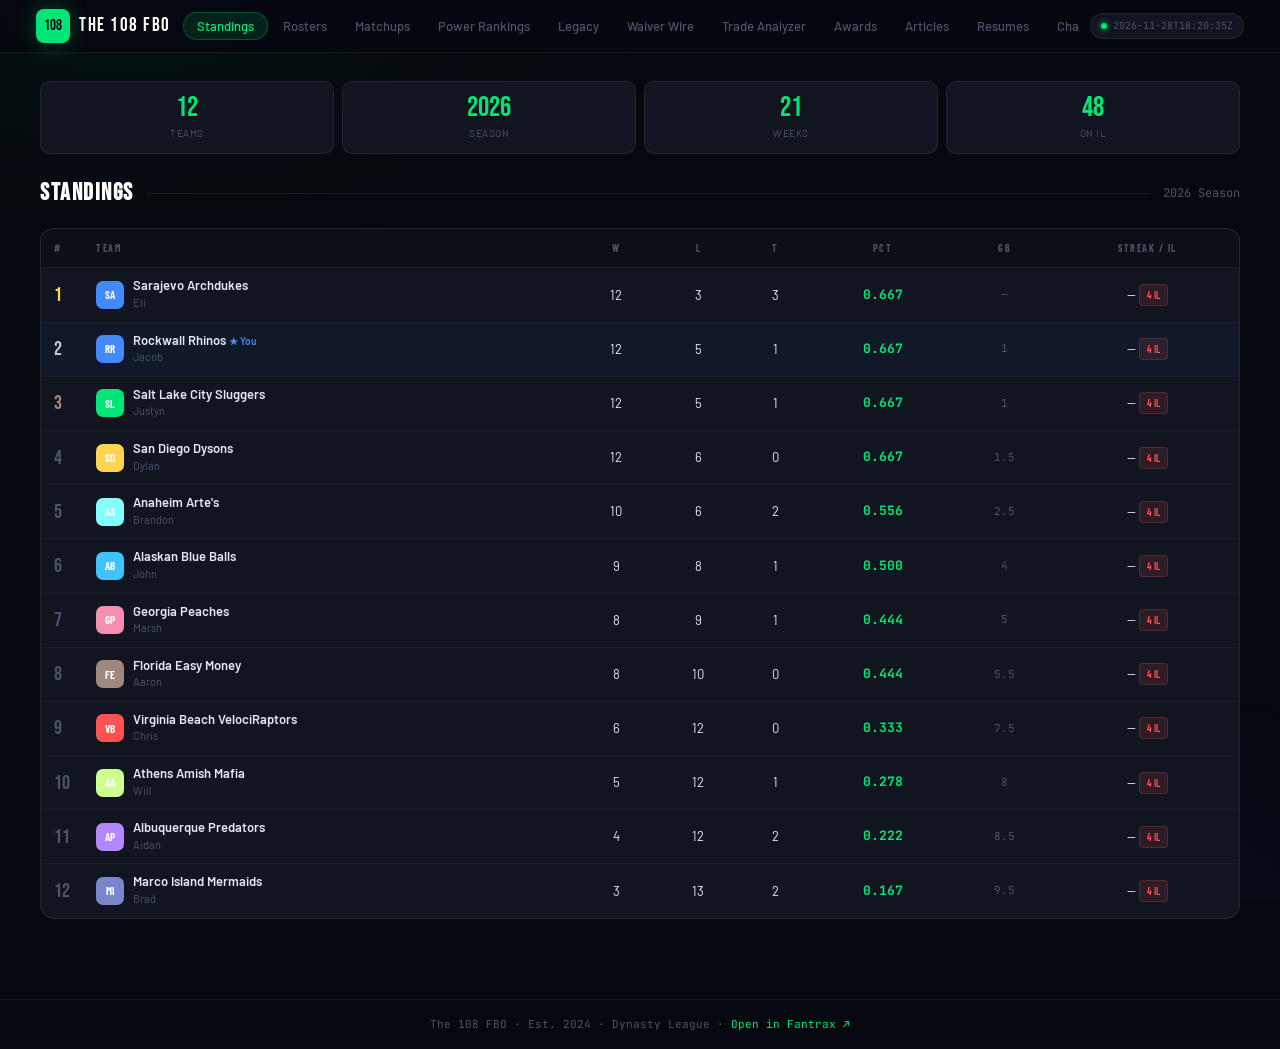
<file: index (2).html>
<!DOCTYPE html>
<html lang="en">
<head>
<meta charset="UTF-8">
<meta name="viewport" content="width=device-width, initial-scale=1.0, maximum-scale=1.0">
<meta name="description" content="The 108 FBO — Fantasy Baseball Dynasty League Dashboard">
<meta name="theme-color" content="#06080f">
<title>The 108 FBO</title>
<style>
/* ═══════════════════════════════════════════════
   THE 108 FBO — DESIGN SYSTEM
   ═══════════════════════════════════════════════ */

@import url('https://fonts.googleapis.com/css2?family=Bebas+Neue&family=Barlow:ital,wght@0,300;0,400;0,500;0,600;0,700;1,400&family=Barlow+Condensed:wght@400;500;600;700&family=JetBrains+Mono:wght@400;500&display=swap');

/* ── TOKENS ── */
:root {
  --bg:       #06080f;
  --bg2:      #0c1018;
  --card:     #101520;
  --card2:    #161d2a;
  --card3:    #1c2535;
  --border:   rgba(255,255,255,.07);
  --border2:  rgba(255,255,255,.12);
  --green:    #00e676;
  --green-dim:rgba(0,230,118,.12);
  --green-glow:rgba(0,230,118,.06);
  --accent:   #ffd54f;
  --blue:     #448aff;
  --red:      #ff5252;
  --purple:   #b388ff;
  --teal:     #40c4ff;
  --orange:   #ff9800;
  --text:     #e2e8f4;
  --text2:    #8a96b0;
  --text3:    #4a5568;
  --font:     'Barlow', sans-serif;
  --cond:     'Barlow Condensed', sans-serif;
  --mono:     'JetBrains Mono', monospace;
  --display:  'Bebas Neue', sans-serif;
  --r:        10px;
  --r2:       14px;
  --shadow:   0 4px 24px rgba(0,0,0,.4);
}

/* ── RESET ── */
*, *::before, *::after { box-sizing: border-box; margin: 0; padding: 0; }
html { scroll-behavior: smooth; }
body {
  background: var(--bg);
  color: var(--text);
  font-family: var(--font);
  font-size: 15px;
  line-height: 1.6;
  min-height: 100vh;
  overflow-x: hidden;
  -webkit-tap-highlight-color: transparent;
}
a { color: var(--green); text-decoration: none; }
a:hover { text-decoration: underline; }
button { cursor: pointer; font-family: var(--font); }
select, input { font-family: var(--font); }

/* ── BACKGROUND ── */
body::before {
  content: '';
  position: fixed; inset: 0; z-index: 0; pointer-events: none;
  background:
    radial-gradient(ellipse 70% 50% at 10% 0%, rgba(0,230,118,.05) 0%, transparent 60%),
    radial-gradient(ellipse 50% 40% at 90% 100%, rgba(68,138,255,.04) 0%, transparent 60%);
}

/* ── NAV ── */
#app-nav {
  position: sticky; top: 0; z-index: 300;
  background: rgba(6,8,15,.94);
  backdrop-filter: blur(20px);
  border-bottom: 1px solid var(--border);
}
.nav-inner {
  max-width: 1240px; margin: 0 auto;
  padding: 0 16px;
  display: flex; align-items: center; gap: 12px;
  height: 52px;
}
.nav-brand {
  display: flex; align-items: center; gap: 9px;
  flex-shrink: 0; text-decoration: none;
}
.nav-logo {
  width: 34px; height: 34px; border-radius: 8px;
  background: var(--green);
  display: flex; align-items: center; justify-content: center;
  font-family: var(--display); font-size: 15px; color: #000;
  box-shadow: 0 0 20px rgba(0,230,118,.3);
  flex-shrink: 0;
}
.nav-title {
  font-family: var(--display); font-size: 19px;
  letter-spacing: 1.5px; color: #fff;
  display: none;
}
@media (min-width: 380px) { .nav-title { display: block; } }
.nav-tabs {
  flex: 1; overflow-x: auto; scrollbar-width: none;
  display: flex; gap: 2px; padding: 6px 0;
}
.nav-tabs::-webkit-scrollbar { display: none; }
.ntab {
  flex-shrink: 0; white-space: nowrap;
  padding: 5px 13px; border-radius: 20px;
  border: none; background: transparent;
  color: var(--text3); font-size: 13px; font-weight: 500;
  transition: all .15s;
}
.ntab:hover { color: var(--text2); }
.ntab.active {
  background: var(--green-dim);
  color: var(--green);
  border: 1px solid rgba(0,230,118,.25);
}
.nav-updated {
  flex-shrink: 0; display: flex; align-items: center; gap: 6px;
  font-family: var(--mono); font-size: 10px; color: var(--text3);
  background: var(--card); border: 1px solid var(--border);
  padding: 4px 10px; border-radius: 20px;
}
.live-dot {
  width: 6px; height: 6px; border-radius: 50%;
  background: var(--green); box-shadow: 0 0 6px var(--green);
  animation: blink 2s infinite;
}
@keyframes blink { 0%,100% { opacity: 1; } 50% { opacity: .3; } }

/* ── BOTTOM NAV (mobile) ── */
#bottom-nav {
  display: flex; position: fixed; bottom: 0; left: 0; right: 0;
  background: rgba(6,8,15,.96); backdrop-filter: blur(20px);
  border-top: 1px solid var(--border); z-index: 300;
  padding: 5px 0 calc(5px + env(safe-area-inset-bottom));
}
@media (min-width: 740px) { #bottom-nav { display: none; } }
.bnav-btn {
  flex: 1; display: flex; flex-direction: column;
  align-items: center; gap: 2px; padding: 4px 2px;
  border: none; background: transparent;
  color: var(--text3); font-size: 9px; font-weight: 500;
  transition: color .15s; min-width: 0;
}
.bnav-btn.active { color: var(--green); }
.bnav-icon { font-size: 16px; line-height: 1; }

/* ── PAGES ── */
.page {
  display: none; position: relative; z-index: 1;
  max-width: 1240px; margin: 0 auto;
  padding: 20px 14px 100px;
}
.page.active { display: block; }
@media (min-width: 600px) { .page { padding: 28px 20px 80px; } }

/* ── SECTION HEADER ── */
.section-header {
  display: flex; align-items: center; gap: 12px;
  margin-bottom: 16px;
}
.section-header h2 {
  font-family: var(--display); font-size: 24px;
  letter-spacing: 1.5px; color: #fff; white-space: nowrap;
}
.section-header .sh-sub {
  font-size: 12px; color: var(--text3);
  font-family: var(--mono);
}
.sh-line { flex: 1; height: 1px; background: var(--border); }

/* ── STAT STRIP ── */
.stat-strip {
  display: grid; grid-template-columns: repeat(4, 1fr);
  gap: 8px; margin-bottom: 20px;
}
.stat-tile {
  background: var(--card); border: 1px solid var(--border);
  border-radius: var(--r); padding: 12px 10px; text-align: center;
}
.stat-tile .sv {
  font-family: var(--display); font-size: 28px;
  color: var(--green); line-height: 1;
}
.stat-tile .sl {
  font-size: 10px; color: var(--text3); margin-top: 3px;
  text-transform: uppercase; letter-spacing: .5px;
}

/* ── TABLE ── */
.tbl-wrap {
  background: var(--card); border: 1px solid var(--border);
  border-radius: var(--r2); overflow: auto;
  -webkit-overflow-scrolling: touch;
}
table { width: 100%; border-collapse: collapse; min-width: 340px; }
thead th {
  font-family: var(--cond); font-size: 10px; letter-spacing: 1.5px;
  color: var(--text3); text-transform: uppercase;
  padding: 11px 13px; text-align: left;
  background: rgba(0,0,0,.3); border-bottom: 1px solid var(--border);
  white-space: nowrap;
}
thead th.tc { text-align: center; }
tbody td {
  padding: 10px 13px; font-size: 13px;
  border-bottom: 1px solid rgba(255,255,255,.04);
  vertical-align: middle;
}
tbody td.tc { text-align: center; }
tbody tr:last-child td { border-bottom: none; }
tbody tr:hover td { background: rgba(0,230,118,.02); }

/* ── RANK NUMBERS ── */
.rk { font-family: var(--display); font-size: 20px; color: var(--text3); }
.rk.g1 { color: var(--accent); }
.rk.g2 { color: #c0c8d8; }
.rk.g3 { color: #a1887f; }
.rk.danger { color: var(--red); }

/* ── TEAM CELL ── */
.team-cell { display: flex; align-items: center; gap: 9px; }
.team-avatar {
  width: 28px; height: 28px; border-radius: 7px; flex-shrink: 0;
  display: flex; align-items: center; justify-content: center;
  font-family: var(--cond); font-size: 11px; font-weight: 700; color: #fff;
}
.team-name { font-weight: 600; font-size: 13px; line-height: 1.2; }
.team-owner { font-size: 11px; color: var(--text3); }

/* ── BADGES ── */
.badge {
  display: inline-block; padding: 2px 7px; border-radius: 4px;
  font-family: var(--cond); font-size: 10px; font-weight: 600;
}
.badge-green { background: var(--green-dim); color: var(--green); border: 1px solid rgba(0,230,118,.25); }
.badge-red { background: rgba(255,82,82,.12); color: var(--red); border: 1px solid rgba(255,82,82,.2); }
.badge-blue { background: rgba(68,138,255,.15); color: var(--blue); border: 1px solid rgba(68,138,255,.25); }
.badge-gold { background: rgba(255,213,79,.12); color: var(--accent); border: 1px solid rgba(255,213,79,.25); }
.badge-purple { background: rgba(179,136,255,.12); color: var(--purple); border: 1px solid rgba(179,136,255,.25); }
.badge-orange { background: rgba(255,152,0,.12); color: var(--orange); border: 1px solid rgba(255,152,0,.25); }

/* ── STREAK ── */
.streak-w { background: rgba(0,230,118,.12); color: var(--green); }
.streak-l { background: rgba(255,82,82,.1); color: var(--red); }

/* ── CARDS ── */
.card {
  background: var(--card); border: 1px solid var(--border);
  border-radius: var(--r2);
}
.card-header {
  padding: 12px 15px; border-bottom: 1px solid var(--border);
  display: flex; align-items: center; justify-content: space-between; gap: 8px;
}
.card-body { padding: 12px 15px; }

/* ── GRID LAYOUTS ── */
.grid-2 { display: grid; grid-template-columns: 1fr; gap: 10px; }
.grid-3 { display: grid; grid-template-columns: 1fr; gap: 10px; }
@media (min-width: 500px) { .grid-2 { grid-template-columns: repeat(2, 1fr); } }
@media (min-width: 500px) { .grid-3 { grid-template-columns: repeat(2, 1fr); } }
@media (min-width: 860px) { .grid-3 { grid-template-columns: repeat(3, 1fr); } }

/* ── ROSTER CARDS ── */
.roster-card {
  background: var(--card); border: 1px solid var(--border);
  border-radius: var(--r2); overflow: hidden;
}
.roster-card.is-you {
  border-color: rgba(68,138,255,.5);
  box-shadow: 0 0 0 1px rgba(68,138,255,.15);
}
.roster-card-head {
  padding: 11px 13px; border-bottom: 1px solid var(--border);
  display: flex; align-items: center; justify-content: space-between; gap: 6px;
}
.roster-card-body { padding: 3px 0; max-height: 270px; overflow-y: auto; }
.player-row {
  display: flex; align-items: center; gap: 6px;
  padding: 5px 13px; border-bottom: 1px solid rgba(255,255,255,.03);
  font-size: 12px;
}
.player-row:last-child { border-bottom: none; }
.player-row:hover { background: rgba(255,255,255,.02); }
.pos-tag {
  font-family: var(--cond); font-size: 9px; font-weight: 700;
  padding: 1px 4px; border-radius: 3px; min-width: 22px;
  text-align: center; flex-shrink: 0;
}
.player-name { flex: 1; white-space: nowrap; overflow: hidden; text-overflow: ellipsis; }
.player-adp { font-family: var(--mono); font-size: 10px; color: var(--text3); flex-shrink: 0; }
.status-dot { width: 5px; height: 5px; border-radius: 50%; flex-shrink: 0; }
.group-label {
  font-size: 9px; color: var(--text3); padding: 4px 13px 2px;
  font-family: var(--cond); letter-spacing: .5px; text-transform: uppercase;
}

/* ── FORM CONTROLS ── */
.filter-row {
  display: flex; flex-wrap: wrap; gap: 8px;
  margin-bottom: 16px; align-items: flex-end;
}
.filter-item { display: flex; flex-direction: column; gap: 3px; }
.filter-item label { font-size: 11px; color: var(--text3); }
select, input[type=text], input[type=password], input[type=search] {
  font-size: 13px; padding: 7px 10px;
  border-radius: var(--r); border: 1px solid var(--border2);
  background: var(--card2); color: var(--text);
  transition: border-color .15s;
}
select:focus, input:focus {
  outline: none; border-color: rgba(0,230,118,.4);
}

/* ── BUTTONS ── */
.btn {
  padding: 8px 16px; border-radius: var(--r);
  border: 1px solid var(--border2); background: var(--card2);
  color: var(--text2); font-size: 13px; font-weight: 500;
  transition: all .15s;
}
.btn:hover { border-color: var(--green); color: var(--green); }
.btn-primary {
  background: var(--green); color: #000; font-weight: 700;
  border-color: var(--green);
}
.btn-primary:hover { background: #00ff88; color: #000; border-color: #00ff88; }
.btn-full { width: 100%; padding: 12px; font-size: 14px; border-radius: 10px; }
.btn:disabled { opacity: .45; cursor: not-allowed; }

/* ── MATCHUP CARDS ── */
.matchup-card {
  background: var(--card); border: 1px solid var(--border);
  border-radius: var(--r2); padding: 14px 16px;
}
.matchup-card.is-you { border-color: rgba(68,138,255,.4); }
.matchup-teams {
  display: grid; grid-template-columns: 1fr 52px 1fr;
  align-items: center; gap: 8px;
}
.mt-away { display: flex; flex-direction: column; }
.mt-home { display: flex; flex-direction: column; align-items: flex-end; text-align: right; }
.mt-name { font-weight: 600; font-size: 13px; line-height: 1.3; }
.mt-owner { font-size: 11px; color: var(--text3); }
.mt-score { font-family: var(--display); font-size: 22px; color: var(--accent); text-align: center; line-height: 1; }
.mt-week { font-size: 10px; color: var(--text3); font-family: var(--cond); text-align: center; letter-spacing: .5px; }
.mt-vs { font-family: var(--display); font-size: 16px; color: var(--text3); text-align: center; }

/* ── POWER RANKING CARDS ── */
.pr-card {
  background: var(--card); border: 1px solid var(--border);
  border-radius: var(--r2); padding: 14px 16px;
  display: flex; align-items: center; gap: 14px;
  transition: transform .15s;
}
.pr-card:hover { transform: translateX(3px); }
.pr-card.is-you { border-color: rgba(68,138,255,.4); }
.pr-rank {
  font-family: var(--display); font-size: 40px; line-height: 1;
  min-width: 50px; text-align: center; flex-shrink: 0;
}
.pr-body { flex: 1; min-width: 0; }
.pr-team-name { font-weight: 600; font-size: 15px; }
.pr-owner { font-size: 11px; color: var(--text3); margin-bottom: 8px; }
.pr-cats { display: flex; flex-wrap: wrap; gap: 5px; }
.pr-cat {
  background: var(--card2); border-radius: 4px;
  padding: 3px 7px; font-family: var(--cond); font-size: 11px;
  display: flex; gap: 5px; align-items: center;
}
.pr-cat-label { color: var(--text3); }
.pr-cat-val { font-weight: 700; }
.pr-cat-val.good { color: var(--green); }
.pr-cat-val.ok { color: var(--accent); }
.pr-cat-val.bad { color: var(--red); }
.pr-score-block { text-align: right; flex-shrink: 0; }
.pr-score { font-family: var(--display); font-size: 32px; color: var(--accent); line-height: 1; }
.pr-tier {
  font-family: var(--cond); font-size: 10px; font-weight: 600;
  padding: 2px 7px; border-radius: 4px; display: inline-block; margin-top: 4px;
}
.tier-elite { background: rgba(0,230,118,.15); color: var(--green); }
.tier-contender { background: rgba(255,213,79,.12); color: var(--accent); }
.tier-fringe { background: rgba(68,138,255,.12); color: var(--blue); }
.tier-rebuild { background: rgba(255,82,82,.1); color: var(--red); }

/* ── AI OUTPUT ── */
.ai-output {
  background: var(--card2); border: 1px solid var(--border);
  border-radius: var(--r2); padding: 16px; margin-top: 12px;
  font-size: 14px; line-height: 1.8; white-space: pre-wrap;
  display: none;
}
.ai-output.visible { display: block; }
.ai-thinking {
  display: flex; align-items: center; gap: 10px;
  color: var(--text3); font-size: 13px;
}
.ai-spinner {
  width: 16px; height: 16px; flex-shrink: 0;
  border: 2px solid rgba(255,255,255,.1);
  border-top-color: var(--green);
  border-radius: 50%; animation: spin .7s linear infinite;
}
@keyframes spin { to { transform: rotate(360deg); } }

/* ── TRADE ANALYZER ── */
.trade-cols {
  display: grid; grid-template-columns: 1fr 40px 1fr;
  gap: 10px; align-items: start; margin-bottom: 14px;
}
@media (max-width: 440px) {
  .trade-cols { grid-template-columns: 1fr; gap: 12px; }
}
.trade-col h4 {
  font-size: 10px; color: var(--text3); font-family: var(--cond);
  text-transform: uppercase; letter-spacing: 1px; margin-bottom: 7px;
}
.trade-for {
  display: flex; align-items: center; justify-content: center;
  padding-top: 22px; font-family: var(--display); font-size: 17px; color: var(--text3);
}
.player-chip {
  display: flex; align-items: center; gap: 6px;
  background: var(--card2); border: 1px solid var(--border2);
  border-radius: 7px; padding: 6px 10px; font-size: 12px; margin-bottom: 5px;
}
.chip-pos {
  font-family: var(--cond); font-size: 9px; font-weight: 700;
  padding: 1px 4px; border-radius: 3px; flex-shrink: 0;
}
.chip-name { flex: 1; }
.chip-adp { font-family: var(--mono); font-size: 10px; color: var(--text3); }
.chip-remove { color: var(--text3); font-size: 15px; margin-left: auto; line-height: 1; }
.chip-remove:hover { color: var(--red); cursor: pointer; }
.search-wrap { position: relative; margin-top: 5px; }
.search-wrap input { width: 100%; }
.search-drop {
  position: absolute; top: 100%; left: 0; right: 0;
  background: var(--card2); border: 1px solid var(--border2);
  border-radius: var(--r); z-index: 200;
  max-height: 180px; overflow-y: auto;
  display: none; box-shadow: var(--shadow);
}
.search-drop.open { display: block; }
.drop-item {
  padding: 8px 12px; font-size: 13px; cursor: pointer;
  border-bottom: 1px solid rgba(255,255,255,.04);
}
.drop-item:hover { background: rgba(0,230,118,.08); color: var(--green); }
.drop-item:last-child { border-bottom: none; }
.drop-meta { font-size: 10px; color: var(--text3); margin-top: 1px; }
.api-key-row {
  display: flex; align-items: center; gap: 8px;
  margin-top: 10px; flex-wrap: wrap;
}
.api-key-row label { font-size: 11px; color: var(--text3); white-space: nowrap; }
.api-key-row input { flex: 1; font-size: 12px; min-width: 0; }

/* ── AWARD CARDS ── */
.award-card {
  background: var(--card); border: 1px solid var(--border);
  border-radius: var(--r2); padding: 16px;
  display: flex; align-items: center; gap: 14px;
}
.award-icon { font-size: 32px; flex-shrink: 0; }
.award-body { flex: 1; }
.award-title { font-weight: 700; font-size: 15px; color: var(--red); }
.award-team { font-size: 13px; color: var(--text2); margin-top: 2px; }
.award-reason { font-size: 12px; color: var(--text3); margin-top: 4px; }
.award-count { font-family: var(--display); font-size: 28px; color: var(--red); }
.award-count-label { font-size: 10px; color: var(--text3); }

/* ── RESUME CARDS ── */
.resume-card {
  background: var(--card); border: 1px solid var(--border);
  border-radius: var(--r2); overflow: hidden; margin-bottom: 14px;
}
.resume-hero {
  padding: 20px; background: linear-gradient(135deg, rgba(0,0,0,.4), transparent);
  border-bottom: 1px solid var(--border);
  display: flex; align-items: center; gap: 16px;
}
.resume-avatar {
  width: 64px; height: 64px; border-radius: 12px; flex-shrink: 0;
  display: flex; align-items: center; justify-content: center;
  font-family: var(--display); font-size: 26px; color: #fff;
}
.resume-name { font-family: var(--display); font-size: 28px; letter-spacing: 1px; color: #fff; line-height: 1; }
.resume-team { font-size: 13px; color: var(--text3); margin-top: 4px; }
.resume-stats {
  display: grid; grid-template-columns: repeat(3, 1fr);
  gap: 8px; padding: 16px;
  border-bottom: 1px solid var(--border);
}
@media (min-width: 500px) { .resume-stats { grid-template-columns: repeat(6, 1fr); } }
.resume-stat { text-align: center; }
.resume-stat-val { font-family: var(--display); font-size: 24px; color: var(--green); line-height: 1; }
.resume-stat-label { font-size: 10px; color: var(--text3); margin-top: 2px; }
.resume-sections { padding: 16px; display: grid; gap: 12px; }
.resume-section-title {
  font-family: var(--cond); font-size: 11px; font-weight: 700;
  color: var(--green); text-transform: uppercase; letter-spacing: 1px;
  margin-bottom: 6px;
}
.resume-section-body { font-size: 13px; color: var(--text2); line-height: 1.7; }
.matchup-item {
  display: flex; align-items: center; justify-content: space-between;
  padding: 6px 0; border-bottom: 1px solid rgba(255,255,255,.04); font-size: 12px;
}
.matchup-item:last-child { border-bottom: none; }

/* ── CHAMPIONSHIP HISTORY ── */
.champ-card {
  background: var(--card); border: 1px solid var(--border);
  border-radius: var(--r2); padding: 20px;
  display: flex; align-items: center; gap: 16px;
  margin-bottom: 10px;
}
.champ-year { font-family: var(--display); font-size: 44px; color: var(--text3); line-height: 1; min-width: 90px; }
.champ-trophy { font-size: 28px; flex-shrink: 0; }
.champ-team { font-family: var(--display); font-size: 24px; letter-spacing: 1px; color: var(--accent); }
.champ-owner { font-size: 13px; color: var(--text3); margin-top: 2px; }
.champ-score { font-family: var(--mono); font-size: 12px; color: var(--text3); margin-top: 4px; }
.champ-bar {
  display: flex; align-items: center; gap: 10px; padding: 10px 0;
  border-bottom: 1px solid var(--border);
}
.champ-bar:last-child { border-bottom: none; }
.champ-bar-team { min-width: 200px; font-size: 13px; font-weight: 500; }
.champ-bar-track {
  flex: 1; height: 24px; background: var(--card2);
  border-radius: 4px; overflow: hidden; position: relative;
}
.champ-bar-fill {
  height: 100%; display: flex; align-items: center;
  padding-left: 8px; font-family: var(--cond); font-size: 12px;
  font-weight: 700; color: #000; transition: width .5s;
}
.champ-bar-count { font-family: var(--display); font-size: 20px; color: var(--text2); min-width: 28px; text-align: right; }

/* ── RECORDS ── */
.record-cat-grid {
  display: grid; grid-template-columns: 1fr;
  gap: 10px;
}
@media (min-width: 600px) { .record-cat-grid { grid-template-columns: repeat(2, 1fr); } }
@media (min-width: 900px) { .record-cat-grid { grid-template-columns: repeat(3, 1fr); } }
.record-cat-card {
  background: var(--card); border: 1px solid var(--border);
  border-radius: var(--r2); overflow: hidden;
}
.record-cat-header {
  padding: 10px 14px; border-bottom: 1px solid var(--border);
  font-family: var(--display); font-size: 18px; letter-spacing: 1px;
  display: flex; justify-content: space-between; align-items: center;
}
.record-row {
  display: flex; align-items: center; gap: 10px;
  padding: 8px 14px; border-bottom: 1px solid rgba(255,255,255,.04); font-size: 12px;
}
.record-row:last-child { border-bottom: none; }
.record-value { font-family: var(--mono); font-weight: 600; min-width: 50px; }
.record-team { flex: 1; color: var(--text2); }
.record-meta { font-size: 10px; color: var(--text3); }
.best-badge { color: var(--green); }
.worst-badge { color: var(--red); }

/* ── H2H TABLE ── */
.h2h-table { overflow: auto; -webkit-overflow-scrolling: touch; }
.h2h-table table { min-width: 600px; }
.h2h-cell {
  font-family: var(--mono); font-size: 11px; text-align: center; padding: 6px 8px;
}
.h2h-win { color: var(--green); font-weight: 600; }
.h2h-loss { color: var(--red); }
.h2h-label { font-size: 11px; color: var(--text3); font-weight: 500; }

/* ── LUCK / SOS ── */
.luck-bar-wrap { display: flex; flex-direction: column; gap: 6px; }
.luck-row {
  display: flex; align-items: center; gap: 10px;
  padding: 8px 0; border-bottom: 1px solid var(--border);
}
.luck-row:last-child { border-bottom: none; }
.luck-rank { font-family: var(--display); font-size: 20px; color: var(--text3); width: 30px; }
.luck-team { min-width: 160px; font-size: 13px; font-weight: 500; }
.luck-bar-track {
  flex: 1; height: 8px; background: var(--card2);
  border-radius: 4px; overflow: hidden;
}
.luck-bar-fill { height: 100%; border-radius: 4px; transition: width .5s; }
.luck-val { font-family: var(--mono); font-size: 12px; min-width: 50px; text-align: right; }

/* ── CATEGORY KINGS ── */
.cat-king-card {
  background: var(--card); border: 1px solid var(--border);
  border-radius: var(--r2); padding: 14px; display: flex;
  align-items: center; gap: 12px;
}
.cat-king-crown { font-size: 24px; flex-shrink: 0; }
.cat-king-cat {
  font-family: var(--display); font-size: 20px; letter-spacing: 1px;
  min-width: 60px; color: var(--accent);
}
.cat-king-team { font-weight: 600; font-size: 13px; }
.cat-king-val { font-family: var(--mono); font-size: 13px; color: var(--green); }
.cat-king-owner { font-size: 11px; color: var(--text3); }

/* ── OUTLIER CARDS ── */
.outlier-card {
  background: var(--card); border: 1px solid var(--border);
  border-radius: var(--r2); padding: 14px;
}
.outlier-title {
  font-family: var(--cond); font-size: 11px; font-weight: 700;
  color: var(--text3); text-transform: uppercase; letter-spacing: 1px; margin-bottom: 10px;
}
.outlier-row {
  display: flex; align-items: center; gap: 10px; padding: 7px 0;
  border-bottom: 1px solid rgba(255,255,255,.04); font-size: 12px;
}
.outlier-row:last-child { border-bottom: none; }
.outlier-rank { font-family: var(--display); font-size: 18px; color: var(--text3); min-width: 24px; }
.outlier-team { flex: 1; font-weight: 500; }
.outlier-val { font-family: var(--mono); font-weight: 600; }
.outlier-meta { font-size: 10px; color: var(--text3); }

/* ── ARTICLE CARDS ── */
.article-card {
  background: var(--card); border: 1px solid var(--border);
  border-radius: var(--r2); padding: 20px; margin-bottom: 14px;
}
.article-header {
  display: flex; align-items: center; justify-content: space-between;
  margin-bottom: 14px; flex-wrap: wrap; gap: 8px;
}
.article-matchup {
  font-family: var(--display); font-size: 20px; letter-spacing: 1px;
  color: #fff;
}
.article-week { font-family: var(--mono); font-size: 11px; color: var(--text3); }
.article-body {
  font-size: 14px; line-height: 1.85; color: var(--text2);
  white-space: pre-wrap;
}
.article-loading {
  display: flex; align-items: center; gap: 10px;
  color: var(--text3); font-size: 13px; padding: 20px 0;
}

/* ── LEGACY SCORE ── */
.legacy-card {
  background: var(--card); border: 1px solid var(--border);
  border-radius: var(--r2); padding: 14px 16px;
  display: flex; align-items: center; gap: 14px; margin-bottom: 8px;
}
.legacy-rank { font-family: var(--display); font-size: 38px; min-width: 48px; text-align: center; }
.legacy-body { flex: 1; min-width: 0; }
.legacy-team { font-weight: 600; font-size: 15px; }
.legacy-owner { font-size: 11px; color: var(--text3); margin-bottom: 8px; }
.legacy-breakdown { display: flex; flex-wrap: wrap; gap: 5px; }
.legacy-component {
  background: var(--card2); border-radius: 4px;
  padding: 3px 8px; font-family: var(--cond); font-size: 11px;
}
.legacy-score-block { text-align: right; flex-shrink: 0; }
.legacy-score { font-family: var(--display); font-size: 34px; color: var(--purple); line-height: 1; }
.legacy-max { font-size: 10px; color: var(--text3); }

/* ── PROGRESS BARS ── */
.progress-bar {
  height: 6px; background: var(--card2); border-radius: 3px;
  overflow: hidden; margin-top: 4px;
}
.progress-fill { height: 100%; border-radius: 3px; transition: width .5s; }

/* ── TABS (inline) ── */
.tab-bar {
  display: flex; gap: 3px; flex-wrap: wrap;
  background: var(--card); border: 1px solid var(--border);
  border-radius: 10px; padding: 4px; margin-bottom: 16px; width: fit-content;
}
.tab-btn {
  padding: 5px 14px; border-radius: 7px; border: none;
  background: transparent; color: var(--text3);
  font-family: var(--font); font-size: 12px; font-weight: 500;
  cursor: pointer; transition: all .15s; white-space: nowrap;
}
.tab-btn:hover { color: var(--text); }
.tab-btn.active {
  background: var(--green); color: #000; font-weight: 700;
}

/* ── LOADING / EMPTY ── */
.loading-state {
  text-align: center; padding: 60px 20px; color: var(--text3);
}
.loading-spinner {
  width: 40px; height: 40px; border: 3px solid var(--border);
  border-top-color: var(--green); border-radius: 50%;
  animation: spin .7s linear infinite; margin: 0 auto 16px;
}
.empty-state {
  text-align: center; padding: 40px 20px;
  color: var(--text3); font-size: 13px;
}

/* ── TOOLTIP ── */
.tooltip {
  position: relative; cursor: help;
}
.tooltip::after {
  content: attr(data-tip);
  position: absolute; bottom: 120%; left: 50%; transform: translateX(-50%);
  background: var(--card2); border: 1px solid var(--border2);
  border-radius: 6px; padding: 5px 10px; font-size: 11px;
  white-space: nowrap; pointer-events: none; opacity: 0;
  transition: opacity .15s; z-index: 100;
}
.tooltip:hover::after { opacity: 1; }

/* ── WAIVER ── */
.waiver-section-title {
  font-family: var(--cond); font-size: 11px; font-weight: 700;
  color: var(--text3); text-transform: uppercase; letter-spacing: 1px;
  padding: 8px 14px 4px; border-bottom: none;
}
.waiver-player-card {
  display: flex; align-items: center; justify-content: space-between;
  padding: 9px 14px; border-bottom: 1px solid rgba(255,255,255,.04);
  font-size: 12px;
}
.waiver-player-card:last-child { border-bottom: none; }
.waiver-player-card:hover { background: rgba(255,255,255,.02); }
.waiver-player-name { font-weight: 600; font-size: 13px; }
.waiver-player-info { font-size: 11px; color: var(--text3); margin-top: 1px; }
.waiver-add { color: var(--green); border: 1px solid rgba(0,230,118,.3); background: var(--green-dim); }
.waiver-drop { color: var(--red); border: 1px solid rgba(255,82,82,.2); background: rgba(255,82,82,.08); }

/* ── COLOR VARS FOR TEAMS ── */
.c-blue { color: #448aff; } .bg-blue { background: #448aff; }
.c-teal { color: #40c4ff; } .bg-teal { background: #40c4ff; }
.c-green { color: #00e676; } .bg-green { background: #00e676; }
.c-red { color: #ff5252; } .bg-red { background: #ff5252; }
.c-orange { color: #ff9800; } .bg-orange { background: #ff9800; }
.c-purple { color: #b388ff; } .bg-purple { background: #b388ff; }
.c-pink { color: #f48fb1; } .bg-pink { background: #f48fb1; }
.c-amber { color: #ffd54f; } .bg-amber { background: #ffd54f; }
.c-cyan { color: #84ffff; } .bg-cyan { background: #84ffff; }
.c-lime { color: #ccff90; } .bg-lime { background: #ccff90; }
.c-indigo { color: #7986cb; } .bg-indigo { background: #7986cb; }
.c-brown { color: #a1887f; } .bg-brown { background: #a1887f; }

/* ── FOOTER ── */
#app-footer {
  text-align: center; padding: 16px;
  font-family: var(--mono); font-size: 11px; color: var(--text3);
  border-top: 1px solid var(--border); position: relative; z-index: 1;
}

/* ── RESPONSIVE TWEAKS ── */
@media (max-width: 400px) {
  .pr-card { flex-wrap: wrap; }
  .legacy-card { flex-wrap: wrap; }
  .champ-card { flex-wrap: wrap; }
}

</style>
</head>
<body>

<!-- ── TOP NAV ── -->
<nav id="app-nav">
  <div class="nav-inner">
    <a class="nav-brand" href="#">
      <div class="nav-logo">108</div>
      <div class="nav-title">THE 108 FBO</div>
    </a>
    <div class="nav-tabs">
      <button class="ntab active" data-page="standings">Standings</button>
      <button class="ntab" data-page="rosters">Rosters</button>
      <button class="ntab" data-page="matchups">Matchups</button>
      <button class="ntab" data-page="power">Power Rankings</button>
      <button class="ntab" data-page="legacy">Legacy</button>
      <button class="ntab" data-page="waiver">Waiver Wire</button>
      <button class="ntab" data-page="trade">Trade Analyzer</button>
      <button class="ntab" data-page="awards">Awards</button>
      <button class="ntab" data-page="articles">Articles</button>
      <button class="ntab" data-page="resumes">Resumes</button>
      <button class="ntab" data-page="championships">Championships</button>
      <button class="ntab" data-page="records">Records</button>
      <button class="ntab" data-page="h2h">H2H</button>
      <button class="ntab" data-page="luck">Luck Index</button>
      <button class="ntab" data-page="stats">All-Time Stats</button>
      <button class="ntab" data-page="outliers">Outliers</button>
      <button class="ntab" data-page="catking">Cat Kings</button>
    </div>
    <div class="nav-updated">
      <div class="live-dot"></div>
      <span id="updated-text">Loading...</span>
    </div>
  </div>
</nav>

<!-- ═══════════════════════════════════════════════
     STANDINGS
     ═══════════════════════════════════════════════ -->
<div id="page-standings" class="page active">
  <div id="standings-stats" class="stat-strip"></div>
  <div class="section-header">
    <h2>Standings</h2>
    <div class="sh-line"></div>
    <div class="sh-sub">2026 Season</div>
  </div>
  <div class="tbl-wrap">
    <table>
      <thead>
        <tr>
          <th style="width:32px">#</th>
          <th>Team</th>
          <th class="tc">W</th><th class="tc">L</th><th class="tc">T</th>
          <th class="tc">PCT</th><th class="tc">GB</th><th class="tc">Streak / IL</th>
        </tr>
      </thead>
      <tbody id="standings-tbody">
        <tr><td colspan="8"><div class="loading-state"><div class="loading-spinner"></div></div></td></tr>
      </tbody>
    </table>
  </div>
</div>

<!-- ═══════════════════════════════════════════════
     ROSTERS
     ═══════════════════════════════════════════════ -->
<div id="page-rosters" class="page">
  <div class="filter-row">
    <div class="filter-item">
      <label>Sort by</label>
      <select id="r-sort" onchange="renderRosters()">
        <option value="name">Team name</option>
        <option value="adp">Best ADP</option>
        <option value="score">Dynasty score</option>
        <option value="il">Most IL</option>
      </select>
    </div>
    <div class="filter-item">
      <label>Status</label>
      <select id="r-status" onchange="renderRosters()">
        <option value="all">All</option>
        <option value="ACTIVE">Active</option>
        <option value="RESERVE">Reserve</option>
        <option value="MINORS">Minors</option>
        <option value="INJURED_RESERVE">IL</option>
      </select>
    </div>
    <div class="filter-item">
      <label>Position</label>
      <select id="r-pos" onchange="renderRosters()">
        <option value="all">All</option>
        <option value="SP">SP</option><option value="RP">RP</option>
        <option value="C">C</option><option value="1B">1B</option>
        <option value="2B">2B</option><option value="3B">3B</option>
        <option value="SS">SS</option><option value="OF">OF</option>
        <option value="UT">UT</option>
      </select>
    </div>
    <div class="filter-item">
      <label>Search player</label>
      <input type="search" id="r-search" placeholder="Name..." oninput="renderRosters()" style="width:140px">
    </div>
  </div>
  <div id="roster-grid" class="grid-3">
    <div class="loading-state"><div class="loading-spinner"></div></div>
  </div>
</div>

<!-- ═══════════════════════════════════════════════
     MATCHUPS
     ═══════════════════════════════════════════════ -->
<div id="page-matchups" class="page">
  <div class="filter-row">
    <div class="filter-item">
      <label>Week</label>
      <select id="matchup-week" onchange="renderMatchups()"></select>
    </div>
  </div>
  <div id="matchup-grid" class="grid-2">
    <div class="loading-state"><div class="loading-spinner"></div></div>
  </div>
  <div id="matchup-preview"></div>
</div>

<!-- ═══════════════════════════════════════════════
     POWER RANKINGS
     ═══════════════════════════════════════════════ -->
<div id="page-power" class="page">
  <div class="section-header">
    <h2>Power Rankings</h2>
    <div class="sh-line"></div>
  </div>
  <div id="power-cats-note" style="font-size:11px;color:var(--text3);margin-bottom:16px;line-height:1.6"></div>
  <div id="power-list" style="display:flex;flex-direction:column;gap:8px">
    <div class="loading-state"><div class="loading-spinner"></div></div>
  </div>
</div>

<!-- ═══════════════════════════════════════════════
     LEGACY RANKINGS
     ═══════════════════════════════════════════════ -->
<div id="page-legacy" class="page">
  <div class="section-header">
    <h2>Legacy Rankings</h2>
    <div class="sh-line"></div>
  </div>
  <div style="background:var(--card);border:1px solid var(--border);border-radius:var(--r2);padding:14px;margin-bottom:18px;font-size:13px;color:var(--text2)">
    <strong style="color:var(--purple)">Formula:</strong>
    🏆 Championships (15 pts each, uncapped) &nbsp;+&nbsp;
    📈 Sustained Winning (25 pts max) &nbsp;+&nbsp;
    💪 Dominance (20 pts max) &nbsp;+&nbsp;
    🎯 Consistency (15 pts max) &nbsp;+&nbsp;
    🧠 Acumen (10 pts max)
  </div>
  <div id="legacy-list" style="display:flex;flex-direction:column;gap:8px">
    <div class="loading-state"><div class="loading-spinner"></div></div>
  </div>
</div>

<!-- ═══════════════════════════════════════════════
     WAIVER WIRE
     ═══════════════════════════════════════════════ -->
<div id="page-waiver" class="page">
  <div class="section-header"><h2>Waiver Wire</h2><div class="sh-line"></div></div>
  <div class="filter-row">
    <div class="filter-item">
      <label>Analyzing for team</label>
      <select id="waiver-team" onchange="renderWaiver()" style="max-width:240px"></select>
    </div>
  </div>
  <div style="font-size:12px;color:var(--text3);margin-bottom:14px">
    Best available players (not on any roster) ranked by ADP.
    Scoring categories: R · HR · RBI · K · SB · AVG · OPS / IP · H · K · QS · ERA · WHIP · SV+HLD
  </div>
  <div id="waiver-container">
    <div class="loading-state"><div class="loading-spinner"></div></div>
  </div>
</div>

<!-- ═══════════════════════════════════════════════
     TRADE ANALYZER
     ═══════════════════════════════════════════════ -->
<div id="page-trade" class="page">
  <div class="section-header"><h2>Trade Analyzer</h2><div class="sh-line"></div></div>
  <div style="max-width:700px">
    <div class="card" style="padding:18px;margin-bottom:12px">
      <div style="font-family:var(--cond);font-size:14px;font-weight:600;margin-bottom:14px;letter-spacing:.5px">
        ⚾ Build Your Trade
      </div>
      <div class="trade-cols">
        <div>
          <h4>You Give</h4>
          <div id="give-chips"></div>
          <div class="search-wrap">
            <input type="text" id="give-input" placeholder="Search player..." oninput="searchTrade('give')" autocomplete="off">
            <div class="search-drop" id="give-drop"></div>
          </div>
        </div>
        <div class="trade-for">FOR</div>
        <div>
          <h4>You Get</h4>
          <div id="get-chips"></div>
          <div class="search-wrap">
            <input type="text" id="get-input" placeholder="Search player..." oninput="searchTrade('get')" autocomplete="off">
            <div class="search-drop" id="get-drop"></div>
          </div>
        </div>
      </div>
      <button class="btn btn-primary btn-full" id="trade-btn" onclick="analyzeTrade()">
        Analyze Trade
      </button>
      <div class="api-key-row">
        <label>Claude API Key (optional):</label>
        <input type="password" id="trade-api-key" placeholder="sk-ant-... for AI analysis">
      </div>
      <div style="font-size:11px;color:var(--text3);margin-top:6px">
        Without a key: ADP math + category impact analysis. With a key: full AI narrative using your exact scoring categories.
      </div>
    </div>
    <div class="ai-output" id="trade-out"></div>
  </div>
</div>

<!-- ═══════════════════════════════════════════════
     AWARDS — ASSHOLE OF THE WEEK
     ═══════════════════════════════════════════════ -->
<div id="page-awards" class="page">
  <div class="section-header"><h2>💩 Asshole of the Week</h2><div class="sh-line"></div></div>
  <div style="font-size:13px;color:var(--text3);margin-bottom:18px">
    Awarded to any team that exceeds the 10 SP maximum starts per week. Result: automatic loss, no exceptions.
  </div>

  <div class="section-header" style="margin-top:8px"><h2>All-Time Leaderboard</h2><div class="sh-line"></div></div>
  <div id="aotw-leaderboard"></div>

  <div class="section-header" style="margin-top:24px"><h2>Weekly History</h2><div class="sh-line"></div></div>
  <div id="aotw-history" class="card" style="padding:0 16px"></div>

  <div class="section-header" style="margin-top:24px"><h2>🏆 Perfect Matchups (14-0)</h2><div class="sh-line"></div></div>
  <div id="perfect-matchups"></div>
</div>

<!-- ═══════════════════════════════════════════════
     WEEKLY ARTICLES
     ═══════════════════════════════════════════════ -->
<div id="page-articles" class="page">
  <div class="section-header"><h2>📰 FBO Insider Articles</h2><div class="sh-line"></div></div>
  <div style="font-size:13px;color:var(--text2);margin-bottom:18px">
    AI-written weekly matchup previews. Add your Claude API key for full articles with player analysis, predictions, and trash talk.
  </div>
  <div class="filter-row">
    <div class="filter-item">
      <label>Week</label>
      <select id="article-week"></select>
    </div>
    <div class="filter-item">
      <label>Claude API Key</label>
      <input type="password" id="article-api-key" placeholder="sk-ant-..." style="width:200px">
    </div>
    <div class="filter-item" style="padding-top:18px">
      <button class="btn btn-primary" onclick="generateArticles()">Generate Articles</button>
    </div>
  </div>
  <div id="articles-container">
    <div class="empty-state">Select a week and click Generate Articles. Add your Claude API key for AI-written content.</div>
  </div>
</div>

<!-- ═══════════════════════════════════════════════
     OWNER RESUMES
     ═══════════════════════════════════════════════ -->
<div id="page-resumes" class="page">
  <div class="section-header"><h2>Owner Resumes</h2><div class="sh-line"></div></div>
  <div class="filter-row" style="margin-bottom:20px">
    <div class="filter-item">
      <label>Select team</label>
      <select id="resume-team" onchange="renderResumeFor(this.value)" style="max-width:260px"></select>
    </div>
  </div>
  <div id="resume-container">
    <div class="loading-state"><div class="loading-spinner"></div></div>
  </div>
</div>

<!-- ═══════════════════════════════════════════════
     CHAMPIONSHIP HISTORY
     ═══════════════════════════════════════════════ -->
<div id="page-championships" class="page">
  <div class="section-header"><h2>Championship History</h2><div class="sh-line"></div></div>

  <div class="section-header" style="margin-top:8px"><h2>Year by Year</h2><div class="sh-line"></div></div>
  <div id="champ-history"></div>

  <div class="section-header" style="margin-top:24px"><h2>Championship Count</h2><div class="sh-line"></div></div>
  <div id="champ-count" class="card" style="padding:16px"></div>

  <div class="section-header" style="margin-top:24px"><h2>Championship Drought Tracker</h2><div class="sh-line"></div></div>
  <div id="champ-drought" class="card" style="padding:16px"></div>
</div>

<!-- ═══════════════════════════════════════════════
     LEAGUE RECORDS
     ═══════════════════════════════════════════════ -->
<div id="page-records" class="page">
  <div class="section-header"><h2>League Records</h2><div class="sh-line"></div></div>
  <div class="filter-row">
    <div class="filter-item">
      <label>Record type</label>
      <select id="records-view" onchange="renderRecords()">
        <option value="single">Single Week</option>
        <option value="extended">Extended Matchup (2-week)</option>
      </select>
    </div>
  </div>
  <div id="records-grid" class="record-cat-grid">
    <div class="loading-state"><div class="loading-spinner"></div></div>
  </div>
</div>

<!-- ═══════════════════════════════════════════════
     HEAD TO HEAD
     ═══════════════════════════════════════════════ -->
<div id="page-h2h" class="page">
  <div class="section-header"><h2>Head to Head</h2><div class="sh-line"></div></div>
  <div id="h2h-container">
    <div class="loading-state"><div class="loading-spinner"></div></div>
  </div>
</div>

<!-- ═══════════════════════════════════════════════
     LUCK INDEX
     ═══════════════════════════════════════════════ -->
<div id="page-luck" class="page">
  <div class="section-header"><h2>Luck Index</h2><div class="sh-line"></div></div>
  <div class="filter-row">
    <div class="filter-item">
      <label>Season</label>
      <select id="luck-year" onchange="renderLuck()">
        <option value="2025">2025</option>
        <option value="2024">2024</option>
      </select>
    </div>
  </div>
  <div id="luck-container">
    <div class="loading-state"><div class="loading-spinner"></div></div>
  </div>
</div>

<!-- ═══════════════════════════════════════════════
     ALL-TIME STATS
     ═══════════════════════════════════════════════ -->
<div id="page-stats" class="page">
  <div class="section-header"><h2>All-Time Stats</h2><div class="sh-line"></div></div>
  <div class="filter-row">
    <div class="filter-item">
      <label>View</label>
      <select id="stats-view" onchange="renderStats()">
        <option value="season">Season Totals</option>
        <option value="team">Team Weekly Bests/Worsts</option>
      </select>
    </div>
    <div class="filter-item">
      <label>Season</label>
      <select id="stats-year" onchange="renderStats()">
        <option value="2025">2025</option>
        <option value="2024">2024</option>
      </select>
    </div>
    <div class="filter-item" id="stats-team-wrap" style="display:none">
      <label>Team</label>
      <select id="stats-team" onchange="renderTeamWeeklyBests(APP.history)" style="max-width:220px"></select>
    </div>
  </div>
  <div style="font-size:12px;color:var(--text3);margin-bottom:12px">
    Season Totals: 🟢 Top 3 · 🟡 Top 6 · 🔴 Bottom 2 &nbsp;|&nbsp; Team View: top 5 best + worst weeks per category
  </div>
  <div id="stats-container">
    <div class="loading-state"><div class="loading-spinner"></div></div>
  </div>
</div>

<!-- ═══════════════════════════════════════════════
     OUTLIERS
     ═══════════════════════════════════════════════ -->
<div id="page-outliers" class="page">
  <div class="section-header"><h2>Outliers</h2><div class="sh-line"></div></div>
  <div style="font-size:13px;color:var(--text3);margin-bottom:18px">
    The best and worst single-week performances in league history.
  </div>
  <div id="outliers-container">
    <div class="loading-state"><div class="loading-spinner"></div></div>
  </div>
</div>

<!-- ═══════════════════════════════════════════════
     CATEGORY KINGS
     ═══════════════════════════════════════════════ -->
<div id="page-catking" class="page">
  <div class="section-header"><h2>Category Kings</h2><div class="sh-line"></div></div>
  <div style="font-size:13px;color:var(--text3);margin-bottom:18px">
    Season leaders for every scoring category. Updated annually.
  </div>
  <div id="catking-container">
    <div class="loading-state"><div class="loading-spinner"></div></div>
  </div>
</div>

<!-- ── BOTTOM NAV ── -->
<div id="bottom-nav">
  <button class="bnav-btn active" data-page="standings"><div class="bnav-icon">📊</div>Standings</button>
  <button class="bnav-btn" data-page="rosters"><div class="bnav-icon">🧢</div>Rosters</button>
  <button class="bnav-btn" data-page="matchups"><div class="bnav-icon">⚔️</div>Matchups</button>
  <button class="bnav-btn" data-page="power"><div class="bnav-icon">🏆</div>Rankings</button>
  <button class="bnav-btn" data-page="trade"><div class="bnav-icon">🔄</div>Trade</button>
  <button class="bnav-btn" data-page="waiver"><div class="bnav-icon">🎯</div>Waiver</button>
  <button class="bnav-btn" data-page="awards"><div class="bnav-icon">💩</div>Awards</button>
  <button class="bnav-btn" data-page="resumes"><div class="bnav-icon">📋</div>Resumes</button>
</div>

<footer id="app-footer">
  The 108 FBO · Est. 2024 · Dynasty League ·
  <a href="https://www.fantrax.com/fantasy/league/ai1iqnl9mg6kvw0f/home" target="_blank">Open in Fantrax ↗</a>
</footer>




<script>
/* ═══════════════════════════════════════════════
   THE 108 FBO — CORE APP
   ═══════════════════════════════════════════════ */

// ── CONSTANTS ──────────────────────────────────
const YOU_ID = 'tbwrxqepmg6kvw0l'; // Rockwall Rhinos

const TEAM_COLORS = {
  'Rockwall Rhinos':              '#448aff',
  'Salt Lake City Sluggers':      '#00e676',
  'San Diego Dysons':             '#ffd54f',
  'Alaskan Blue Balls':           '#40c4ff',
  'Saravejo Archdukes':           '#ff9800',
  'Georgia Peaches':              '#f48fb1',
  'Albuquerque Predators':        '#b388ff',
  'Anaheim Arte\'s':              '#84ffff',
  'Athens Amish Mafia':           '#ccff90',
  'Virginia Beach VelociRaptors': '#ff5252',
  'Marco Island Mermaids':        '#7986cb',
  'Florida Easy Money':           '#a1887f',
};

const TEAM_COLORS_FALLBACK = [
  '#448aff','#00e676','#ffd54f','#40c4ff','#ff9800','#f48fb1',
  '#b388ff','#84ffff','#ccff90','#ff5252','#7986cb','#a1887f'
];

const POS_COLORS = {
  SP:'#448aff', RP:'#b388ff', C:'#f48fb1',
  '1B':'#ffd54f', '2B':'#00e676', '3B':'#ff5252',
  SS:'#40c4ff', OF:'#ff9800', UT:'#7986cb', P:'#84ffff'
};

const STATUS_COLORS = {
  ACTIVE: '#00e676',
  RESERVE: '#448aff',
  MINORS: '#8bc34a',
  INJURED_RESERVE: '#ff5252'
};

const HIT_CATS = ['R','HR','RBI','SO_bat','SB','AVG','OPS'];
const PIT_CATS = ['IP','H','K','QS','ERA','WHIP','SVH'];
const CAT_LABELS = {
  R:'R', HR:'HR', RBI:'RBI', SO_bat:'K', SB:'SB', AVG:'AVG', OPS:'OPS',
  IP:'IP', H:'H', K:'K', QS:'QS', ERA:'ERA', WHIP:'WHIP', SVH:'SV+HLD'
};

// ── STATE ───────────────────────────────────────
window.APP = {
  data: null,
  history: null,
  loaded: false,
};

// ── INIT ────────────────────────────────────────
async function initApp() {
  try {
    const [dataRes, histRes] = await Promise.all([
      fetch('data.json?t=' + Date.now()),
      fetch('history.json?t=' + Date.now())
    ]);
    APP.data = await dataRes.json();
    APP.history = await histRes.json();
    APP.loaded = true;

    // Build color map from roster order
    Object.values(APP.data.rosters || {}).forEach((t, i) => {
      if (!TEAM_COLORS[t.name]) {
        TEAM_COLORS[t.name] = TEAM_COLORS_FALLBACK[i % TEAM_COLORS_FALLBACK.length];
      }
    });

    // Update nav
    const updated = APP.data.meta?.updatedDate || 'Unknown';
    document.getElementById('updated-text').textContent = updated;

    // Render active page
    const activePage = document.querySelector('.page.active')?.id?.replace('page-', '');
    if (activePage) renderPage(activePage);

  } catch (e) {
    console.error('Failed to load data:', e);
    document.getElementById('updated-text').textContent = 'Load failed';
  }
}

// ── NAVIGATION ──────────────────────────────────
function navTo(name, btn, isMobile = false) {
  // Hide all pages
  document.querySelectorAll('.page').forEach(p => p.classList.remove('active'));
  // Show target
  const page = document.getElementById('page-' + name);
  if (page) page.classList.add('active');

  // Update top nav
  document.querySelectorAll('.ntab').forEach(b => {
    b.classList.toggle('active', b.dataset.page === name);
  });
  // Update bottom nav
  document.querySelectorAll('.bnav-btn').forEach(b => {
    b.classList.toggle('active', b.dataset.page === name);
  });

  window.scrollTo(0, 0);
  if (APP.loaded) renderPage(name);
}

function renderPage(name) {
  switch (name) {
    case 'standings':    renderStandings();    break;
    case 'rosters':      renderRosters();      break;
    case 'matchups':     renderMatchups();     break;
    case 'power':        renderPower();        break;
    case 'legacy':       renderLegacy();       break;
    case 'waiver':       renderWaiver();       break;
    case 'trade':        initTrade();          break;
    case 'awards':       renderAwards();       break;
    case 'articles':     renderArticles();     break;
    case 'resumes':      renderResumes();      break;
    case 'championships':renderChampionships();break;
    case 'records':      renderRecords();      break;
    case 'h2h':          renderH2H();          break;
    case 'luck':         renderLuck();         break;
    case 'stats':        renderStats();        break;
    case 'outliers':     renderOutliers();     break;
    case 'catking':      renderCatKing();      break;
  }
}

// ── SHARED UTILITIES ────────────────────────────

function ini(name) {
  return (name || '?').split(' ').map(w => w[0]).join('').substring(0, 2).toUpperCase();
}

function teamColor(name) {
  return TEAM_COLORS[name] || '#448aff';
}

function teamAvatarHtml(name, size = 28) {
  const color = teamColor(name);
  return `<div class="team-avatar" style="background:${color};width:${size}px;height:${size}px">${ini(name)}</div>`;
}

function posTagHtml(pos) {
  const color = POS_COLORS[pos] || '#888';
  return `<span class="pos-tag" style="background:${color}22;color:${color};border:0.5px solid ${color}44">${pos}</span>`;
}

function badgeHtml(text, type = 'green') {
  return `<span class="badge badge-${type}">${text}</span>`;
}

function fmtAdp(adp) {
  return adp && adp < 500 ? adp.toFixed(1) : '—';
}

function fmtPct(pct) {
  return typeof pct === 'number' ? pct.toFixed(3) : '.000';
}

function fmtNum(n) {
  return typeof n === 'number' ? n.toLocaleString() : (n || '—');
}

function avgAdp(team) {
  const ps = (team.players || []).filter(p => p.status === 'ACTIVE' && p.adp < 500);
  return ps.length ? ps.reduce((s, p) => s + p.adp, 0) / ps.length : 999;
}

function getTeamById(id) {
  return APP.data?.rosters?.[id] || null;
}

function getTeamByName(name) {
  return Object.values(APP.data?.rosters || {}).find(t => t.name === name) || null;
}

function allTeams() {
  return Object.values(APP.data?.rosters || {});
}

function isYou(teamId) {
  return teamId === YOU_ID;
}

function youTeam() {
  return APP.data?.rosters?.[YOU_ID] || null;
}

// ── SEASON RECORD FROM HISTORY ──────────────────
function getTeamSeasonRecord(teamName, year) {
  const standings = APP.history?.seasons?.[year]?.standings || [];
  return standings.find(s => s.team === teamName) || null;
}

function getTeamAllTimeRecord(teamName) {
  return APP.history?.allTimeStandings?.[teamName] || null;
}

function getTeamChampionships(teamName) {
  const champs = APP.history?.championships || [];
  return champs.filter(c => c.champion === teamName);
}

function champCount(teamName) {
  return getTeamChampionships(teamName).length;
}

function allTimeWinPct(teamName) {
  const rec = getTeamAllTimeRecord(teamName);
  if (!rec) return 0;
  const total = rec.w + rec.l + rec.t;
  return total ? rec.w / total : 0;
}

// ── SCORING UTILS ───────────────────────────────
// Higher = better for: R, HR, RBI, SB, AVG, OPS, QS, K_pit, SVH, IP
// Lower = better for: SO_bat (strikeouts as batter), H_allowed, ERA, WHIP
function isLowerBetter(cat) {
  return ['SO_bat','H','H_allowed','ERA','WHIP'].includes(cat);
}

// Score a team's roster for power rankings
function rosterScore(team) {
  const active = (team.players || []).filter(p => p.status === 'ACTIVE');
  const pitchers = active.filter(p => ['SP','RP','P'].includes(p.pos));
  const hitters = active.filter(p => !['SP','RP','P'].includes(p.pos));
  const adps = active.filter(p => p.adp < 500).map(p => p.adp);
  const avg = adps.length ? adps.reduce((s, a) => s + a, 0) / adps.length : 999;
  const best = adps.length ? Math.min(...adps) : 999;
  const elite = active.filter(p => p.adp < 50).length;
  const solid = active.filter(p => p.adp >= 50 && p.adp < 150).length;
  const depth = active.filter(p => p.adp < 250).length;
  const il = (team.players || []).filter(p => p.status === 'INJURED_RESERVE').length;
  const minors = (team.players || []).filter(p => p.status === 'MINORS');
  // Prospect value: top minor league players with low ADP = future assets
  const prospectValue = minors.filter(p => p.adp < 350).length * 3;

  return {
    score: Math.round(750 - avg * 0.75 + elite * 30 + solid * 10 + depth * 2 - il * 25 + prospectValue),
    avgAdp: avg, topAdp: best, elite, solid, depth, il,
    spCount: active.filter(p => p.pos === 'SP').length,
    rpCount: active.filter(p => ['RP','P'].includes(p.pos)).length,
    hitCount: hitters.length,
    pitchCount: pitchers.length,
    prospectValue,
    minorCount: minors.length
  };
}

// Legacy score from history
function legacyScore(teamName) {
  const atRec = getTeamAllTimeRecord(teamName);
  if (!atRec) return { total: 0, breakdown: {} };

  const champs = champCount(teamName);
  const seasons = APP.history?.seasons || {};
  const yearCount = Object.keys(seasons).length || 1;

  // Championships: 15 pts each (uncapped)
  const champPts = champs * 15;

  // Sustained winning (25 pts max): based on all-time win pct
  const pct = allTimeWinPct(teamName);
  const sustainedPts = Math.round(Math.min(25, pct * 35));

  // Dominance (20 pts): based on regular season finishes
  let domPts = 0;
  Object.values(seasons).forEach(season => {
    const rec = (season.standings || []).find(s => s.team === teamName);
    if (rec) {
      if (rec.rank === 1) domPts += 5;
      else if (rec.rank <= 3) domPts += 3;
      else if (rec.rank <= 6) domPts += 1;
    }
  });
  domPts = Math.min(20, domPts);

  // Consistency (15 pts): no terrible seasons (rank > 9 = 0, rank 7-9 = 0.5, else 1)
  let conPts = 0;
  Object.values(seasons).forEach(season => {
    const rec = (season.standings || []).find(s => s.team === teamName);
    if (rec) {
      if (rec.rank <= 6) conPts += 2.5;
      else if (rec.rank <= 9) conPts += 1;
    }
  });
  conPts = Math.min(15, conPts);

  // Acumen (10 pts): playoff appearances + category king seasons
  let acumenPts = 0;
  Object.values(seasons).forEach(season => {
    const po = (season.playoffs || []).find(p => p.team === teamName);
    if (po) acumenPts += 2;
  });
  acumenPts = Math.min(10, acumenPts);

  const total = champPts + sustainedPts + domPts + conPts + acumenPts;

  return {
    total: Math.round(total),
    breakdown: {
      championships: champPts,
      sustained: sustainedPts,
      dominance: domPts,
      consistency: conPts,
      acumen: acumenPts
    }
  };
}

// ── LOADING TEMPLATE ────────────────────────────
function loadingHtml(msg = 'Loading...') {
  return `<div class="loading-state"><div class="loading-spinner"></div><div>${msg}</div></div>`;
}

function emptyHtml(msg = 'No data available yet.') {
  return `<div class="empty-state">${msg}</div>`;
}

// ── KICK OFF ────────────────────────────────────
document.addEventListener('DOMContentLoaded', () => {
  // Wire top nav buttons
  document.querySelectorAll('.ntab').forEach(btn => {
    btn.addEventListener('click', () => navTo(btn.dataset.page, btn, false));
  });
  // Wire bottom nav buttons
  document.querySelectorAll('.bnav-btn').forEach(btn => {
    btn.addEventListener('click', () => navTo(btn.dataset.page, btn, true));
  });
  const sv = document.getElementById('stats-view');
  if (sv) sv.addEventListener('change', () => {
    const w = document.getElementById('stats-team-wrap');
    if (w) w.style.display = sv.value === 'team' ? 'flex' : 'none';
  });
  initApp();
});

/* ═══════════════════════════════════════════════
   STANDINGS
   ═══════════════════════════════════════════════ */

function renderStandings() {
  const D = APP.data;
  if (!D) return;

  const rows = Array.isArray(D.standings) ? D.standings : [];
  const rosters = Object.values(D.rosters || {});
  const totalIL = rosters.reduce((s, t) => s + (t.players || []).filter(p => p.status === 'INJURED_RESERVE').length, 0);

  // Stat strip
  document.getElementById('standings-stats').innerHTML = `
    <div class="stat-tile"><div class="sv">${rows.length || 12}</div><div class="sl">Teams</div></div>
    <div class="stat-tile"><div class="sv">${D.meta?.season || 2026}</div><div class="sl">Season</div></div>
    <div class="stat-tile"><div class="sv">${D.schedule?.length || 23}</div><div class="sl">Weeks</div></div>
    <div class="stat-tile"><div class="sv">${totalIL}</div><div class="sl">On IL</div></div>
  `;

  // Table
  const tbody = document.getElementById('standings-tbody');
  if (!rows.length) { tbody.innerHTML = `<tr><td colspan="8">${emptyHtml('Season not yet started — check back Opening Day!')}</td></tr>`; return; }

  tbody.innerHTML = rows.map((row, i) => {
    const name = row.teamName || row.name || '?';
    const [w, l, t] = (row.points || '0-0-0').split('-').map(Number);
    const pct = fmtPct(row.winPercentage);
    const gb = i === 0 ? '—' : (row.gamesBack || '—');
    const streak = row.streak || '';
    const tid = row.teamId || '';
    const owner = D.teams?.[tid]?.owner || '';
    const rk = i === 0 ? 'g1' : i === 1 ? 'g2' : i === 2 ? 'g3' : '';
    const strHtml = streak
      ? `<span class="badge ${streak.startsWith('W') ? 'streak-w badge-green' : 'streak-l badge-red'}">${streak}</span>`
      : '—';
    const ilCount = (D.rosters?.[tid]?.players || []).filter(p => p.status === 'INJURED_RESERVE').length;
    const youClass = tid === YOU_ID ? 'style="background:rgba(68,138,255,.04)"' : '';

    return `<tr ${youClass}>
      <td><div class="rk ${rk}">${i + 1}</div></td>
      <td>
        <div class="team-cell">
          ${teamAvatarHtml(name)}
          <div>
            <div class="team-name">${name}${tid === YOU_ID ? ' <span style="color:var(--blue);font-size:10px">★ You</span>' : ''}</div>
            <div class="team-owner">${owner}</div>
          </div>
        </div>
      </td>
      <td class="tc">${w || 0}</td>
      <td class="tc">${l || 0}</td>
      <td class="tc">${t || 0}</td>
      <td class="tc" style="color:var(--green);font-family:var(--mono);font-weight:700">${pct}</td>
      <td class="tc" style="color:var(--text3);font-family:var(--mono);font-size:11px">${gb}</td>
      <td class="tc">${strHtml}${ilCount > 0 ? ` <span class="badge badge-red">${ilCount} IL</span>` : ''}</td>
    </tr>`;
  }).join('');
}

/* ═══════════════════════════════════════════════
   ROSTERS
   ═══════════════════════════════════════════════ */

function renderRosters() {
  const D = APP.data;
  if (!D) return;

  const sortBy = document.getElementById('r-sort')?.value || 'name';
  const stF = document.getElementById('r-status')?.value || 'all';
  const posF = document.getElementById('r-pos')?.value || 'all';
  const q = (document.getElementById('r-search')?.value || '').toLowerCase();

  let teams = Object.values(D.rosters || {});

  if (sortBy === 'adp') teams.sort((a, b) => avgAdp(a) - avgAdp(b));
  else if (sortBy === 'il') teams.sort((a, b) =>
    b.players.filter(p => p.status === 'INJURED_RESERVE').length -
    a.players.filter(p => p.status === 'INJURED_RESERVE').length);
  else if (sortBy === 'score') teams.sort((a, b) => rosterScore(b).score - rosterScore(a).score);
  else teams.sort((a, b) => a.name.localeCompare(b.name));

  const grid = document.getElementById('roster-grid');
  grid.innerHTML = '';

  teams.forEach(team => {
    let ps = [...(team.players || [])];
    if (stF !== 'all') ps = ps.filter(p => p.status === stF);
    if (posF !== 'all') ps = ps.filter(p => p.pos === posF);
    if (q) ps = ps.filter(p => (p.name || '').toLowerCase().includes(q));
    if (!ps.length && (posF !== 'all' || q)) return;

    const il = team.players.filter(p => p.status === 'INJURED_RESERVE').length;
    const aAdp = avgAdp(team);
    const you = team.id === YOU_ID;

    const groups = { ACTIVE: [], RESERVE: [], MINORS: [], INJURED_RESERVE: [] };
    ps.forEach(p => { if (groups[p.status]) groups[p.status].push(p); });

    const lbl = { ACTIVE: 'Active', RESERVE: 'Reserve', MINORS: 'Minors', INJURED_RESERVE: 'IL' };
    let rows = '';
    Object.entries(groups).forEach(([st, gps]) => {
      if (!gps.length) return;
      if (stF === 'all') rows += `<div class="group-label">${lbl[st]}</div>`;
      gps.forEach(p => {
        rows += `<div class="player-row">
          <div class="status-dot" style="background:${STATUS_COLORS[p.status] || '#888'}"></div>
          ${posTagHtml(p.pos)}
          <span class="player-name">${p.name}</span>
          <span class="player-adp">${fmtAdp(p.adp)}</span>
        </div>`;
      });
    });

    grid.innerHTML += `
      <div class="roster-card${you ? ' is-you' : ''}">
        <div class="roster-card-head">
          <div class="team-cell">
            ${teamAvatarHtml(team.name)}
            <div>
              <div class="team-name">${team.name}${you ? ' ★' : ''}</div>
              <div class="team-owner">${team.owner}</div>
            </div>
          </div>
          <div style="display:flex;gap:4px;flex-wrap:wrap">
            ${you ? badgeHtml('You', 'blue') : ''}
            ${il > 0 ? badgeHtml(il + ' IL', 'red') : ''}
            ${aAdp < 500 ? badgeHtml('ADP ' + aAdp.toFixed(0), 'green') : ''}
          </div>
        </div>
        <div class="roster-card-body">
          ${rows || emptyHtml('No players match')}
        </div>
      </div>`;
  });
}

/* ═══════════════════════════════════════════════
   MATCHUPS
   ═══════════════════════════════════════════════ */

function renderMatchups() {
  const D = APP.data;
  if (!D?.schedule?.length) return;

  // Populate week selector if empty
  const sel = document.getElementById('matchup-week');
  if (sel && !sel.children.length) {
    D.schedule.forEach(w => {
      const o = document.createElement('option');
      o.value = w.period;
      o.textContent = `Week ${w.period}`;
      sel.appendChild(o);
    });
  }

  const period = parseInt(sel?.value) || 1;
  const week = D.schedule.find(w => w.period === period);
  const grid = document.getElementById('matchup-grid');
  if (!grid) return;

  grid.innerHTML = '';
  if (!week) { grid.innerHTML = emptyHtml(); return; }

  week.matchupList.forEach(m => {
    const awayYou = m.away.id === YOU_ID;
    const homeYou = m.home.id === YOU_ID;
    const you = awayYou || homeYou;

    // Try to get live score from scoreboard
    const sbPeriod = D.scoreboard?.[String(period)];
    let awayScore = '—', homeScore = '—';
    if (sbPeriod?.matchups) {
      const sb = sbPeriod.matchups.find(x =>
        (x.away?.id === m.away.id || x.awayTeam?.id === m.away.id));
      if (sb) { awayScore = sb.awayScore ?? '—'; homeScore = sb.homeScore ?? '—'; }
    }

    grid.innerHTML += `
      <div class="matchup-card${you ? ' is-you' : ''}">
        <div class="matchup-teams">
          <div class="mt-away">
            <div class="mt-name">${m.away.name}${awayYou ? ' ★' : ''}</div>
            <div class="mt-owner">${m.away.shortName}</div>
          </div>
          <div>
            ${awayScore !== '—' || homeScore !== '—'
              ? `<div class="mt-score">${awayScore}–${homeScore}</div>`
              : `<div class="mt-vs">VS</div>`}
            <div class="mt-week">WK ${period}</div>
          </div>
          <div class="mt-home">
            <div class="mt-name">${m.home.name}${homeYou ? ' ★' : ''}</div>
            <div class="mt-owner">${m.home.shortName}</div>
          </div>
        </div>
      </div>`;
  });

  // Matchup preview for your game
  renderMatchupPreview(week, period);
}

function renderMatchupPreview(week, period) {
  const preview = document.getElementById('matchup-preview');
  if (!preview) return;

  const myMatchup = week.matchupList.find(m => m.away.id === YOU_ID || m.home.id === YOU_ID);
  if (!myMatchup) { preview.innerHTML = ''; return; }

  const oppId = myMatchup.away.id === YOU_ID ? myMatchup.home.id : myMatchup.away.id;
  const oppName = myMatchup.away.id === YOU_ID ? myMatchup.home.name : myMatchup.away.name;
  const myTeam = youTeam();
  const oppTeam = APP.data.rosters?.[oppId];

  if (!myTeam || !oppTeam) return;

  const myActive = myTeam.players.filter(p => p.status === 'ACTIVE').sort((a, b) => a.adp - b.adp);
  const oppActive = oppTeam.players.filter(p => p.status === 'ACTIVE').sort((a, b) => a.adp - b.adp);
  const myTop3 = myActive.slice(0, 3).map(p => p.name).join(', ');
  const oppTop3 = oppActive.slice(0, 3).map(p => p.name).join(', ');

  preview.innerHTML = `
    <div class="card" style="margin-top:16px">
      <div class="card-header">
        <div style="font-family:var(--display);font-size:18px;letter-spacing:1px">
          Week ${period} — Your Matchup
        </div>
        ${badgeHtml('Rockwall Rhinos vs ' + oppName, 'blue')}
      </div>
      <div class="card-body">
        <div style="display:grid;grid-template-columns:1fr 1fr;gap:16px">
          <div>
            <div style="font-size:11px;color:var(--text3);font-family:var(--cond);text-transform:uppercase;letter-spacing:1px;margin-bottom:6px">Your Key Players</div>
            <div style="font-size:13px;color:var(--text2)">${myTop3}</div>
            <div style="margin-top:8px;font-size:11px;color:var(--text3)">Avg ADP: ${avgAdp(myTeam).toFixed(0)}</div>
          </div>
          <div>
            <div style="font-size:11px;color:var(--text3);font-family:var(--cond);text-transform:uppercase;letter-spacing:1px;margin-bottom:6px">${oppName} Key Players</div>
            <div style="font-size:13px;color:var(--text2)">${oppTop3}</div>
            <div style="margin-top:8px;font-size:11px;color:var(--text3)">Avg ADP: ${avgAdp(oppTeam).toFixed(0)}</div>
          </div>
        </div>
        <div style="margin-top:12px;padding-top:12px;border-top:1px solid var(--border);font-size:12px;color:var(--text3)">
          Remember: 10 SP minimum, 10 SP maximum per week. Exceeding the max = automatic loss.
        </div>
      </div>
    </div>`;
}

/* ═══════════════════════════════════════════════
   POWER RANKINGS — Dynasty-aware
   ═══════════════════════════════════════════════ */

function renderPower() {
  const D = APP.data;
  if (!D) return;

  const teams = allTeams();
  const scored = teams.map(team => {
    const s = rosterScore(team);
    const histPts = allTimeWinPct(team.name) * 20; // historical bonus
    const champBonus = champCount(team.name) * 5;
    const dynastyScore = Math.round(s.score + histPts + champBonus);

    return { ...team, ...s, dynastyScore };
  }).sort((a, b) => b.dynastyScore - a.dynastyScore);

  const list = document.getElementById('power-list');
  list.innerHTML = '';

  scored.forEach((team, i) => {
    const rkColor = i === 0 ? 'var(--accent)' : i < 4 ? 'var(--green)' : i < 8 ? 'var(--blue)' : 'var(--text3)';
    const tier = i === 0 ? '🔥 Elite' : i < 4 ? '💪 Contender' : i < 8 ? '📈 Fringe' : '🔧 Rebuild';
    const tierClass = i === 0 ? 'tier-elite' : i < 4 ? 'tier-contender' : i < 8 ? 'tier-fringe' : 'tier-rebuild';
    const you = team.id === YOU_ID;

    // Prospect highlight — find top minor leaguers
    const topProspect = (team.players || [])
      .filter(p => p.status === 'MINORS' && p.adp < 350)
      .sort((a, b) => a.adp - b.adp)[0];

    const cats = [
      { l: 'Hitters', v: team.hitCount, g: 8, b: 5 },
      { l: 'SP', v: team.spCount, g: 4, b: 2 },
      { l: 'RP', v: team.rpCount, g: 3, b: 1 },
      { l: '⭐ Elite', v: team.elite, g: 3, b: 1 },
      { l: '🌱 Prospects', v: team.prospectValue > 0 ? Math.round(team.prospectValue / 3) : 0, g: 3, b: 1 },
      { l: 'IL', v: team.il, g: 0, b: 2, inv: true },
    ];

    const catHtml = cats.map(c => {
      const cls = c.inv
        ? (c.v <= c.g ? 'good' : c.v <= c.b ? 'ok' : 'bad')
        : (c.v >= c.g ? 'good' : c.v >= c.b ? 'ok' : 'bad');
      return `<div class="pr-cat">
        <span class="pr-cat-label">${c.l}</span>
        <span class="pr-cat-val ${cls}">${c.v}</span>
      </div>`;
    }).join('');

    list.innerHTML += `
      <div class="pr-card${you ? ' is-you' : ''}">
        <div class="pr-rank" style="color:${rkColor}">${i + 1}</div>
        <div class="pr-body">
          <div class="pr-team-name">${teamAvatarHtml(team.name, 22)} ${team.name}${you ? ' ★' : ''}</div>
          <div class="pr-owner">${team.owner}${champCount(team.name) > 0 ? ' · 🏆'.repeat(champCount(team.name)) : ''}</div>
          <div class="pr-cats">${catHtml}</div>
          ${topProspect ? `<div style="margin-top:6px;font-size:11px;color:var(--purple)">🌱 Top prospect: ${topProspect.name} (ADP ${topProspect.adp.toFixed(0)})</div>` : ''}
          <span class="pr-tier ${tierClass}" style="margin-top:6px">${tier}</span>
        </div>
        <div class="pr-score-block">
          <div class="pr-score">${team.dynastyScore}</div>
          <div style="font-size:10px;color:var(--text3)">Dynasty</div>
          <div style="font-size:10px;color:var(--text3);margin-top:2px">ADP avg ${team.avgAdp.toFixed(0)}</div>
          ${team.il > 0 ? `<div style="font-size:10px;color:var(--red);margin-top:2px">${team.il} IL</div>` : ''}
        </div>
      </div>`;
  });

  // Scoring note
  document.getElementById('power-cats-note').innerHTML = `
    Scoring: <strong>R · HR · RBI · K · SB · AVG · OPS</strong> (hitting) &nbsp;|&nbsp;
    <strong>IP · H · K · QS · ERA · WHIP · SV+HLD</strong> (pitching) &nbsp;|&nbsp;
    Dynasty bonus: prospects, history, championships
  `;
}

/* ═══════════════════════════════════════════════
   LEGACY RANKINGS
   ═══════════════════════════════════════════════ */

function renderLegacy() {
  const teams = allTeams();
  if (!teams.length) return;

  const scored = teams.map(team => {
    const ls = legacyScore(team.name);
    return { ...team, ...ls };
  }).sort((a, b) => b.total - a.total);

  const list = document.getElementById('legacy-list');
  list.innerHTML = '';

  const maxScore = scored[0]?.total || 1;

  scored.forEach((team, i) => {
    const rkColor = i === 0 ? 'var(--accent)' : i < 3 ? 'var(--purple)' : 'var(--text3)';
    const you = team.id === YOU_ID;
    const bd = team.breakdown || {};

    list.innerHTML += `
      <div class="legacy-card${you ? ' is-you' : ''}">
        <div class="legacy-rank" style="color:${rkColor}">${i + 1}</div>
        <div class="legacy-body">
          <div class="legacy-team">${teamAvatarHtml(team.name, 22)} ${team.name}${you ? ' ★' : ''}</div>
          <div class="legacy-owner">${team.owner}${champCount(team.name) > 0 ? ' · ' + '🏆'.repeat(champCount(team.name)) : ''}</div>
          <div class="legacy-breakdown">
            <div class="legacy-component" style="color:var(--accent)">🏆 Champs: ${bd.championships || 0}</div>
            <div class="legacy-component" style="color:var(--green)">📈 Sustained: ${bd.sustained || 0}/25</div>
            <div class="legacy-component" style="color:var(--blue)">💪 Dominance: ${bd.dominance || 0}/20</div>
            <div class="legacy-component" style="color:var(--purple)">🎯 Consistency: ${bd.consistency || 0}/15</div>
            <div class="legacy-component" style="color:var(--orange)">🧠 Acumen: ${bd.acumen || 0}/10</div>
          </div>
          <div class="progress-bar" style="margin-top:8px">
            <div class="progress-fill" style="width:${Math.round((team.total/Math.max(maxScore,1))*100)}%;background:var(--purple)"></div>
          </div>
        </div>
        <div class="legacy-score-block">
          <div class="legacy-score">${team.total}</div>
          <div class="legacy-max">pts</div>
        </div>
      </div>`;
  });
}

/* ═══════════════════════════════════════════════
   WAIVER WIRE
   ═══════════════════════════════════════════════ */

function renderWaiver() {
  const D = APP.data;
  if (!D) return;

  // Populate team selector
  const sel = document.getElementById('waiver-team');
  if (sel && !sel.children.length) {
    allTeams().sort((a, b) => a.name.localeCompare(b.name)).forEach(t => {
      const o = document.createElement('option');
      o.value = t.id;
      o.textContent = `${t.name} (${t.owner})`;
      if (t.id === YOU_ID) o.selected = true;
      sel.appendChild(o);
    });
  }

  const teamId = sel?.value || YOU_ID;
  const myTeam = D.rosters?.[teamId];
  if (!myTeam) return;

  // Build rostered set
  const rostered = new Set();
  allTeams().forEach(t => (t.players || []).forEach(p => rostered.add(p.id)));

  // Available players sorted by ADP (deduplicated by name)
  const seenNames = new Set();
  // Also add all rostered player names to avoid showing split players like Ohtani
  allTeams().forEach(t => (t.players || []).forEach(p => { if(p.name) seenNames.add(p.name); }));
  const avail = Object.entries(D.playerMap || {})
    .filter(([id]) => !rostered.has(id))
    .map(([id, p]) => ({ id, ...p }))
    .filter(p => p.adp && p.adp < 400)
    .filter(p => { if(seenNames.has(p.name)) return false; seenNames.add(p.name); return true; })
    .sort((a, b) => a.adp - b.adp);

  // Weak spots
  const myActive = (myTeam.players || []).filter(p => p.status === 'ACTIVE');
  const weakHit = myActive.filter(p => !['SP', 'RP', 'P'].includes(p.pos) && p.adp > 250)
    .sort((a, b) => b.adp - a.adp);
  const weakPit = myActive.filter(p => ['SP', 'RP', 'P'].includes(p.pos) && p.adp > 280)
    .sort((a, b) => b.adp - a.adp);

  const container = document.getElementById('waiver-container');
  container.innerHTML = '';

  // ── TEAM ANALYSIS ──
  // Score each position group for the selected team
  const myPitActive = myActive.filter(p => ['SP','RP','P'].includes(p.pos));
  const myHitActive = myActive.filter(p => !['SP','RP','P'].includes(p.pos));
  
  const avgPitAdp = myPitActive.length ? myPitActive.reduce((s,p)=>s+(p.adp<500?p.adp:400),0)/myPitActive.length : 300;
  const avgHitAdp = myHitActive.length ? myHitActive.reduce((s,p)=>s+(p.adp<500?p.adp:400),0)/myHitActive.length : 300;
  
  const spCount = myActive.filter(p=>p.pos==='SP').length;
  const rpCount = myActive.filter(p=>['RP','P'].includes(p.pos)).length;
  
  // Identify weakest hitters and pitchers (highest ADP = worst)
  const weakHitters = [...myHitActive].filter(p=>p.adp>200).sort((a,b)=>b.adp-a.adp).slice(0,4);
  const weakPitchers = [...myPitActive].filter(p=>p.adp>200).sort((a,b)=>b.adp-a.adp).slice(0,4);
  
  // Team strengths/weaknesses summary
  const needsSP = spCount < 4;
  const needsRP = rpCount < 3;
  const pitStrong = avgPitAdp < 180;
  const hitStrong = avgHitAdp < 180;

  // Team analysis card
  container.innerHTML += `
    <div class="card" style="margin-bottom:14px;border-color:rgba(68,138,255,.3)">
      <div class="card-header" style="background:rgba(68,138,255,.08)">
        <div style="font-family:var(--display);font-size:16px;letter-spacing:1px">📊 ${myTeam.name} — Roster Analysis</div>
      </div>
      <div class="card-body">
        <div style="display:grid;grid-template-columns:1fr 1fr;gap:12px;margin-bottom:10px">
          <div>
            <div style="font-size:11px;color:var(--text3);font-family:var(--cond);text-transform:uppercase;letter-spacing:1px;margin-bottom:5px">Pitching</div>
            <div style="font-size:13px;color:${pitStrong?'var(--green)':'var(--accent)'}">
              ${pitStrong ? '✅ Strong' : '⚠️ Needs upgrade'} · Avg ADP ${avgPitAdp.toFixed(0)}
            </div>
            <div style="font-size:11px;color:var(--text3);margin-top:3px">${spCount} SP · ${rpCount} RP active</div>
            ${weakPitchers.length ? `<div style="font-size:11px;color:var(--red);margin-top:4px">Weak links: ${weakPitchers.slice(0,2).map(p=>p.name.split(',')[0]).join(', ')}</div>` : ''}
          </div>
          <div>
            <div style="font-size:11px;color:var(--text3);font-family:var(--cond);text-transform:uppercase;letter-spacing:1px;margin-bottom:5px">Hitting</div>
            <div style="font-size:13px;color:${hitStrong?'var(--green)':'var(--accent)'}">
              ${hitStrong ? '✅ Strong' : '⚠️ Needs upgrade'} · Avg ADP ${avgHitAdp.toFixed(0)}
            </div>
            ${weakHitters.length ? `<div style="font-size:11px;color:var(--red);margin-top:4px">Weak links: ${weakHitters.slice(0,2).map(p=>p.name.split(',')[0]).join(', ')}</div>` : ''}
          </div>
        </div>
        <div style="font-size:12px;color:var(--text3);border-top:1px solid var(--border);padding-top:8px">
          Priority needs: ${needsSP ? '🔴 SP depth · ' : ''}${needsRP ? '🔴 RP/Closer · ' : ''}${!pitStrong ? '⚡ Pitching upgrade · ' : ''}${!hitStrong ? '⚡ Hitting upgrade' : '✅ Hitting looks solid'}
        </div>
      </div>
    </div>`;

  // Build smart recommendations
  const makeRec = (title, players, drops, catNote) => {
    if (!players.length) return '';
    const rows = players.map((p, i) => {
      const drop = drops[i];
      const isPit = ['SP','RP','P'].includes(p.pos||'');
      const impact = isPit 
        ? `Helps: ERA, WHIP, K${p.pos==='RP'?', SV+HLD':p.pos==='SP'?', QS, IP':''}`
        : `Helps: R, HR, RBI, AVG, OPS${['OF','SS','2B','UT'].includes(p.pos||'')?', SB':''}`;
      
      // Value score vs drop candidate
      const valueGain = drop ? Math.round(drop.adp - (p.adp < 500 ? p.adp : 400)) : 0;
      const valueLabel = valueGain > 100 ? '🔥 Big upgrade' : valueGain > 40 ? '✅ Upgrade' : valueGain > 0 ? '📈 Slight upgrade' : '';

      return `<div class="waiver-player-card">
          <div style="flex:1">
            <div class="waiver-player-name">${posTagHtml(p.pos||'?')} ${p.name} <span style="font-family:var(--mono);font-size:10px;color:var(--text3)">ADP ${fmtAdp(p.adp)}</span></div>
            <div style="font-size:11px;color:var(--green);margin-top:2px">${impact}</div>
            ${drop ? `<div style="font-size:11px;margin-top:4px;display:flex;align-items:center;gap:6px">
              <span style="color:var(--text3)">Drop:</span>
              <span class="badge badge-red">− ${drop.name.split(',')[0]} (ADP ${fmtAdp(drop.adp)})</span>
              ${valueLabel ? `<span style="color:var(--green);font-size:10px">${valueLabel}</span>` : ''}
            </div>` : ''}
          </div>
          <span class="badge waiver-add" style="flex-shrink:0">+ ADD</span>
        </div>`;
    }).join('');

    return `<div class="card" style="margin-bottom:12px">
      <div style="padding:10px 14px;border-bottom:1px solid var(--border);display:flex;align-items:center;justify-content:space-between">
        <div style="font-family:var(--cond);font-size:12px;font-weight:700;letter-spacing:.5px;color:var(--text3)">${title}</div>
        <div style="font-size:11px;color:var(--text3)">${catNote}</div>
      </div>
      ${rows}
    </div>`;
  };

  // Prioritize by team needs
  const availSP = avail.filter(p => p.pos === 'SP');
  const availRP = avail.filter(p => p.pos === 'RP');
  const availHit = avail.filter(p => !['SP','RP','P'].includes(p.pos||''));
  const availC  = avail.filter(p => p.pos === 'C');
  const availSS = avail.filter(p => p.pos === 'SS');

  container.innerHTML += makeRec(
    needsSP || !pitStrong ? '🚨 Priority: Top Available SP' : '⚾ Top Available SP',
    availSP.slice(0, 5), weakPitchers, 'IP · QS · ERA · WHIP · K'
  );
  container.innerHTML += makeRec(
    needsRP ? '🚨 Priority: Top Available RP/Closer' : '🔒 Top Available RP',
    availRP.slice(0, 5), weakPitchers.slice(2), 'SV+HLD · K · ERA · WHIP'
  );
  container.innerHTML += makeRec(
    !hitStrong ? '🚨 Priority: Top Available Hitters' : '🔥 Top Available Hitters',
    availHit.slice(0, 6), weakHitters, 'R · HR · RBI · AVG · OPS · SB'
  );
  if (availC.length) container.innerHTML += makeRec('🎯 Available Catchers', availC.slice(0,3), [], 'R · HR · RBI · AVG · OPS');
  if (availSS.length) container.innerHTML += makeRec('🎯 Available SS', availSS.slice(0,3), [], 'R · HR · RBI · SB · AVG · OPS');

  if (!container.innerHTML) container.innerHTML = emptyHtml('No waiver data available.');
}

function buildCatImpact(p) {
  const isPit = ['SP', 'RP', 'P'].includes(p.pos || '');
  if (isPit) {
    const isRP = p.pos === 'RP';
    return `Adds: IP, K, ERA, WHIP${isRP ? ', SV+HLD' : ', QS'}`;
  }
  const pos = p.pos || '';
  const hasSB = ['OF', 'SS', '2B', 'UT'].includes(pos);
  return `Adds: R, HR, RBI, AVG, OPS${hasSB ? ', SB' : ''}`;
}

/* ═══════════════════════════════════════════════
   TRADE ANALYZER
   ═══════════════════════════════════════════════ */

let tradePlayers = { give: [], get: [] };

function initTrade() {
  renderChips('give');
  renderChips('get');
}

function searchTrade(side) {
  const q = document.getElementById(side + '-input')?.value?.toLowerCase();
  const drop = document.getElementById(side + '-drop');
  if (!q || q.length < 2 || !APP.data) { drop.classList.remove('open'); return; }

  const res = [];
  allTeams().forEach(team =>
    (team.players || []).forEach(p => {
      if ((p.name || '').toLowerCase().includes(q)) res.push({ ...p, teamName: team.name });
    })
  );

  if (!res.length) { drop.classList.remove('open'); return; }
  drop.innerHTML = res.slice(0, 8).map(p => `
    <div class="drop-item" onclick="addTradePlayer('${side}','${p.name.replace(/'/g, "\\'")}','${p.pos}',${p.adp},'${p.teamName}')">
      ${posTagHtml(p.pos)} ${p.name}
      <div class="drop-meta">${p.teamName} · ADP ${fmtAdp(p.adp)}</div>
    </div>`).join('');
  drop.classList.add('open');
}

function addTradePlayer(side, name, pos, adp, team) {
  tradePlayers[side].push({ name, pos, adp, team });
  document.getElementById(side + '-input').value = '';
  document.getElementById(side + '-drop').classList.remove('open');
  renderChips(side);
}

function removeTradePlayer(side, i) {
  tradePlayers[side].splice(i, 1);
  renderChips(side);
}

function renderChips(side) {
  const el = document.getElementById(side + '-chips');
  if (!el) return;
  el.innerHTML = tradePlayers[side].map((p, i) => `
    <div class="player-chip">
      <span class="chip-pos" style="background:${(POS_COLORS[p.pos]||'#888')}22;color:${POS_COLORS[p.pos]||'#888'}">${p.pos}</span>
      <span class="chip-name">${p.name}</span>
      <span class="chip-adp">${fmtAdp(p.adp)}</span>
      <span class="chip-remove" onclick="removeTradePlayer('${side}',${i})">×</span>
    </div>`).join('');
}

async function analyzeTrade() {
  if (!tradePlayers.give.length || !tradePlayers.get.length) {
    alert('Add at least one player to each side!'); return;
  }
  const btn = document.getElementById('trade-btn');
  const out = document.getElementById('trade-out');
  btn.disabled = true; btn.textContent = 'Analyzing...';
  out.classList.add('visible');
  out.innerHTML = '<div class="ai-thinking"><div class="ai-spinner"></div>Analyzing trade using your scoring categories (R·HR·RBI·K·SB·AVG·OPS / IP·H·K·QS·ERA·WHIP·SV+HLD)...</div>';

  const give = tradePlayers.give, get = tradePlayers.get;
  const gAdp = give.reduce((s, p) => s + (p.adp < 500 ? p.adp : 400), 0) / give.length;
  const gtAdp = get.reduce((s, p) => s + (p.adp < 500 ? p.adp : 400), 0) / get.length;
  const diff = gAdp - gtAdp;

  const verdict = diff > 60 ? '✅ WIN — Clear value in your favor'
    : diff > 20 ? '👍 SLIGHT WIN — Lean your way'
    : diff > -20 ? '⚖️ FAIR — Roughly even value'
    : diff > -60 ? '⚠️ SLIGHT LOSS — You overpay'
    : '❌ BAD DEAL — Significant overpay';

  const giveImpact = give.map(p => {
    const pit = ['SP', 'RP', 'P'].includes(p.pos);
    return `Losing ${p.pos} (${p.name}): affects ${pit ? 'IP, K, ERA, WHIP' + (p.pos === 'RP' ? ', SV+HLD' : ', QS') : 'R, HR, RBI, AVG, OPS'}`;
  });
  const getImpact = get.map(p => {
    const pit = ['SP', 'RP', 'P'].includes(p.pos);
    return `Gaining ${p.pos} (${p.name}): helps ${pit ? 'IP, K, ERA, WHIP' + (p.pos === 'RP' ? ', SV+HLD' : ', QS') : 'R, HR, RBI, AVG, OPS'}`;
  });

  const apiKey = document.getElementById('trade-api-key')?.value?.trim();
  if (apiKey) {
    const myActive = (youTeam()?.players || []).filter(p => p.status === 'ACTIVE')
      .sort((a, b) => a.adp - b.adp).slice(0, 12)
      .map(p => `${p.name}(${p.pos},ADP:${p.adp.toFixed(1)})`).join(', ');

    const prompt = `Fantasy baseball trade analysis for The 108 FBO league (H2H categories: Hitters: R,HR,RBI,K,SB,AVG,OPS | Pitchers: IP,H,K,QS,ERA,WHIP,SV+HLD).

My team (Rockwall Rhinos, managed by Jacob): ${myActive}

Trade proposal:
GIVING: ${give.map(p => `${p.name} (${p.pos}, ADP ${p.adp.toFixed(1)}, from ${p.team})`).join(', ')}
GETTING: ${get.map(p => `${p.name} (${p.pos}, ADP ${p.adp.toFixed(1)}, from ${p.team})`).join(', ')}

Provide: 1) Verdict (win/loss/fair) 2) ADP value analysis 3) Category impact for each scoring category affected 4) Final recommendation. Be direct, specific, and use the actual scoring categories. ~150 words.`;

    try {
      const res = await fetch('https://api.anthropic.com/v1/messages', {
        method: 'POST',
        headers: {
          'Content-Type': 'application/json',
          'x-api-key': apiKey,
          'anthropic-version': '2023-06-01',
          'anthropic-dangerous-direct-browser-access': 'true'
        },
        body: JSON.stringify({
          model: 'claude-sonnet-4-20250514', max_tokens: 500,
          messages: [{ role: 'user', content: prompt }]
        })
      });
      const d = await res.json();
      const txt = d.content?.[0]?.text;
      if (txt) { out.textContent = txt; btn.disabled = false; btn.textContent = 'Analyze Trade'; return; }
    } catch (e) {}
  }

  // Math fallback
  out.textContent = `${verdict}

ADP Analysis:
  You give: avg ADP ${gAdp.toFixed(1)}
  You get:  avg ADP ${gtAdp.toFixed(1)}
  Gap: ${Math.abs(diff).toFixed(1)} pts ${diff > 0 ? 'in your favor' : 'against you'}

Category Impact:
${[...giveImpact, ...getImpact].map(x => '  • ' + x).join('\n')}

Players:
  GIVE: ${give.map(p => `${p.name} (${p.pos}, ADP ${fmtAdp(p.adp)})`).join(', ')}
  GET:  ${get.map(p => `${p.name} (${p.pos}, ADP ${fmtAdp(p.adp)})`).join(', ')}

💡 Add your Claude API key above for full AI narrative analysis.`;

  btn.disabled = false; btn.textContent = 'Analyze Trade';
}

// Close dropdowns on outside click
document.addEventListener('click', e => {
  if (!e.target.closest('#give-input')) document.getElementById('give-drop')?.classList.remove('open');
  if (!e.target.closest('#get-input')) document.getElementById('get-drop')?.classList.remove('open');
});

/* ═══════════════════════════════════════════════
   ASSHOLE OF THE WEEK
   ═══════════════════════════════════════════════ */

function renderAwards() {
  const H = APP.history;
  if (!H) return;

  const aotw = H.asshole_of_the_week || [];

  // Count by team
  const counts = {};
  aotw.forEach(entry => {
    (entry.teams || []).forEach(team => {
      counts[team] = (counts[team] || 0) + 1;
    });
  });

  const sorted = Object.entries(counts).sort((a, b) => b[1] - a[1]);
  const worstOffender = sorted[0];

  // Leaderboard
  document.getElementById('aotw-leaderboard').innerHTML = sorted.map(([team, count], i) => `
    <div class="award-card" style="margin-bottom:8px">
      <div class="award-icon">${i === 0 ? '💩' : '😤'}</div>
      <div class="award-body">
        <div class="award-title" style="${i === 0 ? '' : 'color:var(--orange)'}">${team}</div>
        <div class="award-reason">Exceeded SP max ${count} time${count > 1 ? 's' : ''} — automatic loss${count > 1 ? 'es' : ''}</div>
      </div>
      <div style="text-align:right">
        <div class="award-count" style="${i === 0 ? '' : 'color:var(--orange)'}">${count}</div>
        <div class="award-count-label">offense${count > 1 ? 's' : ''}</div>
      </div>
    </div>`).join('');

  // Weekly history
  const weeks = [...aotw].reverse();
  document.getElementById('aotw-history').innerHTML = weeks.map(entry => `
    <div style="display:flex;align-items:center;gap:10px;padding:8px 0;border-bottom:1px solid var(--border);font-size:13px">
      <div style="font-family:var(--mono);color:var(--text3);min-width:80px">2025 Wk ${entry.week}</div>
      <div style="flex:1">
        ${(entry.teams || []).map(t => `<span class="badge badge-red" style="margin-right:4px">💩 ${t}</span>`).join('')}
      </div>
    </div>`).join('');

  // Perfect matchups
  const perfect = H.perfect_matchups || [];
  document.getElementById('perfect-matchups').innerHTML = perfect.length
    ? perfect.map(m => `
      <div class="award-card" style="margin-bottom:8px">
        <div class="award-icon">🏆</div>
        <div class="award-body">
          <div style="font-weight:700;color:var(--green)">${m.winner}</div>
          <div style="font-size:13px;color:var(--text2)">def ${m.loser} — ${m.score}</div>
          <div style="font-size:11px;color:var(--text3)">Week ${m.week}, ${m.year}</div>
        </div>
        <div style="font-family:var(--display);font-size:36px;color:var(--green)">14-0</div>
      </div>`).join('')
    : emptyHtml('No perfect matchups yet.');
}

/* ═══════════════════════════════════════════════
   WEEKLY ARTICLES (AI-powered)
   ═══════════════════════════════════════════════ */

function renderArticles() {
  const D = APP.data;
  if (!D?.schedule?.length) return;

  const sel = document.getElementById('article-week');
  if (sel && !sel.children.length) {
    D.schedule.forEach(w => {
      const o = document.createElement('option');
      o.value = w.period;
      o.textContent = `Week ${w.period}`;
      sel.appendChild(o);
    });
  }
}

async function generateArticles() {
  const D = APP.data;
  if (!D) return;

  const period = parseInt(document.getElementById('article-week')?.value) || 1;
  const week = D.schedule?.find(w => w.period === period);
  const apiKey = document.getElementById('article-api-key')?.value?.trim();
  const container = document.getElementById('articles-container');

  if (!week) { container.innerHTML = emptyHtml('No matchup data for this week.'); return; }

  container.innerHTML = `<div class="article-loading"><div class="ai-spinner"></div>Generating Week ${period} matchup articles...</div>`;

  const matchupSummaries = week.matchupList.map(m => {
    const away = D.rosters?.[m.away.id];
    const home = D.rosters?.[m.home.id];
    const awayTop = (away?.players || []).filter(p => p.status === 'ACTIVE').sort((a, b) => a.adp - b.adp).slice(0, 5).map(p => `${p.name}(${p.pos},ADP:${p.adp.toFixed(0)})`).join(', ');
    const homeTop = (home?.players || []).filter(p => p.status === 'ACTIVE').sort((a, b) => a.adp - b.adp).slice(0, 5).map(p => `${p.name}(${p.pos},ADP:${p.adp.toFixed(0)})`).join(', ');
    return `MATCHUP: ${m.away.name} (${m.away.shortName}) vs ${m.home.name} (${m.home.shortName})
Away key players: ${awayTop}
Home key players: ${homeTop}`;
  }).join('\n\n');

  const prompt = `You are the FBO Insider, the media personality covering The 108 FBO fantasy baseball league. Write a compelling Week ${period} matchup preview for each of the 6 matchups below.

For each matchup include:
1. A fun headline
2. Key players to watch for each team
3. Strength/weakness breakdown based on scoring categories (R,HR,RBI,K,SB,AVG,OPS / IP,H,K,QS,ERA,WHIP,SV+HLD)
4. Prediction with score (e.g. "8-6 in favor of...")
5. One trash talk line

Keep each matchup to ~100 words. Be fun, opinionated, and use real player names. This is a friend group — be bold.

${matchupSummaries}`;

  if (!apiKey) {
    // Fallback without AI
    container.innerHTML = week.matchupList.map(m => `
      <div class="article-card">
        <div class="article-header">
          <div class="article-matchup">${m.away.name} vs ${m.home.name}</div>
          <div class="article-week">Week ${period}</div>
        </div>
        <div class="article-body" style="color:var(--text3)">
          Add a Claude API key to generate AI-written matchup articles with player analysis, predictions, and trash talk.
          
          ${m.away.name} (${m.away.shortName}) faces off against ${m.home.name} (${m.home.shortName}) in Week ${period}.
        </div>
      </div>`).join('');
    return;
  }

  try {
    const res = await fetch('https://api.anthropic.com/v1/messages', {
      method: 'POST',
      headers: {
        'Content-Type': 'application/json',
        'x-api-key': apiKey,
        'anthropic-version': '2023-06-01',
        'anthropic-dangerous-direct-browser-access': 'true'
      },
      body: JSON.stringify({
        model: 'claude-sonnet-4-20250514', max_tokens: 2000,
        messages: [{ role: 'user', content: prompt }]
      })
    });
    const d = await res.json();
    const text = d.content?.[0]?.text || '';

    // Split by matchup and render
    const sections = text.split(/MATCHUP:|---|\n\n(?=[A-Z].*vs)/i).filter(s => s.trim());
    container.innerHTML = sections.map((section, i) => {
      const m = week.matchupList[i];
      return `
        <div class="article-card">
          <div class="article-header">
            <div class="article-matchup">${m ? `${m.away.name} vs ${m.home.name}` : `Matchup ${i + 1}`}</div>
            <div class="article-week">Week ${period} · FBO Insider</div>
          </div>
          <div class="article-body">${section.trim()}</div>
        </div>`;
    }).join('');
  } catch (e) {
    container.innerHTML = `<div class="article-card"><div class="article-body" style="color:var(--red)">Error generating articles. Check your API key.</div></div>`;
  }
}

/* ═══════════════════════════════════════════════
   OWNER RESUMES
   ═══════════════════════════════════════════════ */

function renderResumes() {
  const H = APP.history;
  const D = APP.data;
  if (!H || !D) return;

  const sel = document.getElementById('resume-team');
  const teams = allTeams().sort((a, b) => a.name.localeCompare(b.name));

  if (sel && !sel.children.length) {
    teams.forEach(t => {
      const o = document.createElement('option');
      o.value = t.id;
      o.textContent = `${t.name} (${t.owner})`;
      if (t.id === YOU_ID) o.selected = true;
      sel.appendChild(o);
    });
  }

  const teamId = sel?.value || YOU_ID;
  renderResumeFor(teamId);
}

function renderResumeFor(teamId) {
  const H = APP.history;
  const D = APP.data;
  const team = D?.rosters?.[teamId];
  if (!team) return;

  const name = team.name;
  const owner = team.owner;
  const color = teamColor(name);
  const atRec = getTeamAllTimeRecord(name);
  const champs = getTeamChampionships(name);
  const allPct = allTimeWinPct(name);
  const champN = champs.length;
  const seasons = H?.seasons || {};
  const yearCount = Object.keys(seasons).length;

  // Season results
  const seasonResults = Object.entries(seasons).map(([yr, s]) => {
    const rec = (s.standings || []).find(r => r.team === name);
    return rec ? { year: yr, rank: rec.rank, w: rec.w, l: rec.l, t: rec.t, pct: rec.pct } : null;
  }).filter(Boolean).sort((a, b) => a.year - b.year);

  const bestYear = seasonResults.length ? seasonResults.reduce((best, r) => r.pct > best.pct ? r : best) : null;
  const worstYear = seasonResults.length ? seasonResults.reduce((worst, r) => r.pct < worst.pct ? r : worst) : null;

  // Playoff appearances
  const playoffApps = Object.values(seasons).filter(s =>
    (s.playoffs || []).some(p => p.team === name)
  ).length;

  // Winning seasons (> .500)
  const winSeasons = seasonResults.filter(r => r.pct > 0.5).length;

  // Current roster analysis
  const active = (team.players || []).filter(p => p.status === 'ACTIVE');
  const pitchers = active.filter(p => ['SP', 'RP', 'P'].includes(p.pos));
  const hitters = active.filter(p => !['SP', 'RP', 'P'].includes(p.pos));
  const topPit = pitchers.sort((a, b) => a.adp - b.adp).slice(0, 3).map(p => p.name).join(', ');
  const topHit = hitters.sort((a, b) => a.adp - b.adp).slice(0, 3).map(p => p.name).join(', ');
  const prospects = (team.players || []).filter(p => p.status === 'MINORS').sort((a, b) => a.adp - b.adp).slice(0, 3);

  // 2025 season context
  const cur25 = (seasons['2025']?.standings || []).find(r => r.team === name);
  const cur24 = (seasons['2024']?.standings || []).find(r => r.team === name);

  // Trajectory
  let trajectory = '📊 Holding steady';
  if (cur25 && cur24) {
    if (cur25.rank < cur24.rank) trajectory = '📈 Rising — improved from 2024';
    else if (cur25.rank > cur24.rank) trajectory = '📉 Trending down from 2024';
  }

  // 2026 outlook
  const outlook = buildOutlook(name, team, prospects);

  document.getElementById('resume-container').innerHTML = `
    <div class="resume-card">
      <div class="resume-hero">
        <div class="resume-avatar" style="background:${color};width:64px;height:64px;border-radius:12px">${ini(name)}</div>
        <div>
          <div class="resume-name">${name}</div>
          <div class="resume-team">Owner: ${owner} · ${yearCount} season${yearCount !== 1 ? 's' : ''} in the 108 FBO</div>
          ${champs.length ? `<div style="margin-top:4px">${champs.map(c => `🏆 ${c.year} Champion`).join(' · ')}</div>` : ''}
        </div>
      </div>

      <div class="resume-stats">
        <div class="resume-stat"><div class="resume-stat-val">${atRec ? (atRec.w || 0) : '—'}</div><div class="resume-stat-label">All-Time W</div></div>
        <div class="resume-stat"><div class="resume-stat-val">${atRec ? (atRec.l || 0) : '—'}</div><div class="resume-stat-label">All-Time L</div></div>
        <div class="resume-stat"><div class="resume-stat-val">${(allPct * 100).toFixed(0)}%</div><div class="resume-stat-label">Win %</div></div>
        <div class="resume-stat"><div class="resume-stat-val">${champN}</div><div class="resume-stat-label">Titles</div></div>
        <div class="resume-stat"><div class="resume-stat-val">${playoffApps}</div><div class="resume-stat-label">Playoffs</div></div>
        <div class="resume-stat"><div class="resume-stat-val">${winSeasons}</div><div class="resume-stat-label">Win Seas.</div></div>
      </div>

      <div class="resume-sections" style="grid-template-columns:1fr 1fr">
        <div>
          <div class="resume-section-title">Season by Season</div>
          ${seasonResults.map(r => `
            <div class="matchup-item">
              <span style="font-family:var(--mono);color:var(--text3)">${r.year}</span>
              <span>Rank #${r.rank} — ${r.w}-${r.l}-${r.t}</span>
              <span style="font-family:var(--mono);font-size:11px;color:${r.pct > .55 ? 'var(--green)' : r.pct < .4 ? 'var(--red)' : 'var(--text3)'}">${(r.pct * 100).toFixed(0)}%</span>
            </div>`).join('')}
        </div>
        <div>
          <div class="resume-section-title">Milestones</div>
          <div class="resume-section-body">
            ${bestYear ? `🏆 Peak season: ${bestYear.year} (Rank #${bestYear.rank}, ${(bestYear.pct * 100).toFixed(0)}%)` : ''}
            ${worstYear && worstYear.year !== bestYear?.year ? `<br>📉 Toughest season: ${worstYear.year} (Rank #${worstYear.rank})` : ''}
            ${champs.length ? `<br>🥇 Champion: ${champs.map(c => c.year).join(', ')}` : '<br>🏆 Still chasing first title'}
            <br>📊 Trajectory: ${trajectory}
          </div>
        </div>
        <div>
          <div class="resume-section-title">Current Roster Strengths</div>
          <div class="resume-section-body">
            <strong>Pitching core:</strong> ${topPit || 'N/A'}<br>
            <strong>Hitting core:</strong> ${topHit || 'N/A'}<br>
            ${prospects.length ? `<strong>Top prospects:</strong> ${prospects.map(p => p.name).join(', ')}` : ''}
          </div>
        </div>
        <div>
          <div class="resume-section-title">2026 Outlook</div>
          <div class="resume-section-body">${outlook}</div>
        </div>
      </div>
    </div>`;
}

function buildOutlook(name, team, prospects) {
  const active = (team.players || []).filter(p => p.status === 'ACTIVE');
  const avgA = avgAdp(team);
  const elite = active.filter(p => p.adp < 50).length;
  const il = team.players.filter(p => p.status === 'INJURED_RESERVE').length;
  const pCount = prospects.length;

  if (elite >= 3 && avgA < 150 && il === 0) {
    return `🔥 <strong>Championship window is OPEN.</strong> Elite talent, healthy roster, no excuses. This is the year to win it all.`;
  } else if (pCount >= 3 && avgA > 200) {
    return `🌱 <strong>Dynasty build in progress.</strong> Heavy prospect investment signals a long-term strategy. ${prospects[0]?.name || 'Top prospect'} could be a franchise cornerstone.`;
  } else if (il > 2) {
    return `🏥 <strong>Health is the key.</strong> Talent is there but ${il} players on IL creates uncertainty. A healthy roster could surprise — watch the wire closely.`;
  } else if (elite >= 2 && pCount >= 2) {
    return `⚡ <strong>Balanced approach</strong> — elite stars plus prospect depth. Competitive now while building for the future. Playoff contention is realistic.`;
  } else {
    return `📊 <strong>Steady contender.</strong> Consistent roster construction. Finding one elite upgrade could push this team over the top in a competitive league.`;
  }
}

/* ═══════════════════════════════════════════════
   CHAMPIONSHIP HISTORY
   ═══════════════════════════════════════════════ */

function renderChampionships() {
  const H = APP.history;
  if (!H) return;

  const champs = H.championships || [];

  // Year-by-year
  document.getElementById('champ-history').innerHTML = [...champs].reverse().map(c => `
    <div class="champ-card">
      <div class="champ-year">${c.year}</div>
      <div class="champ-trophy">🏆</div>
      <div>
        <div class="champ-team">${c.champion}</div>
        <div class="champ-owner">Owner: ${c.owner}</div>
        ${c.score ? `<div class="champ-score">def ${c.runnerUp} · ${c.score}</div>` : ''}
        ${c.note ? `<div class="champ-score" style="color:var(--blue)">${c.note}</div>` : ''}
      </div>
      <div style="margin-left:auto">
        ${teamAvatarHtml(c.champion, 48)}
      </div>
    </div>`).join('');

  // Drought tracker
  const allTeamNames = Object.keys(H.allTimeStandings || {});
  const lastWon = {};
  champs.forEach(c => { if (!lastWon[c.champion]) lastWon[c.champion] = c.year; });
  const currentYear = 2025;

  const droughts = allTeamNames.map(t => ({
    team: t,
    lastWin: lastWon[t] || null,
    drought: lastWon[t] ? currentYear - lastWon[t] : currentYear - 2023, // league started 2024
    hasWon: !!lastWon[t]
  })).sort((a, b) => b.drought - a.drought);

  document.getElementById('champ-drought').innerHTML = droughts.map((d, i) => `
    <div class="champ-bar">
      <div class="champ-bar-team">${teamAvatarHtml(d.team, 22)} ${d.team}</div>
      <div class="champ-bar-track">
        <div class="champ-bar-fill" style="width:${d.hasWon ? 100 : 60}%;background:${d.hasWon ? 'var(--green)' : 'var(--red)'}">
          ${d.hasWon ? `Won ${d.lastWin}` : 'Still waiting...'}
        </div>
      </div>
      <div class="champ-bar-count" style="color:${d.hasWon ? 'var(--green)' : 'var(--text3)'}">
        ${d.hasWon ? '🏆' : d.drought + 'y'}
      </div>
    </div>`).join('');

  // Championship count
  const champCounts = {};
  champs.forEach(c => { champCounts[c.champion] = (champCounts[c.champion] || 0) + 1; });
  const sorted = Object.entries(champCounts).sort((a, b) => b[1] - a[1]);

  document.getElementById('champ-count').innerHTML = sorted.length
    ? sorted.map(([team, count]) => `
      <div class="champ-bar">
        <div class="champ-bar-team">${teamAvatarHtml(team, 22)} ${team}</div>
        <div class="champ-bar-track">
          <div class="champ-bar-fill" style="width:${count * 50}%;background:var(--accent)">
            ${'🏆'.repeat(count)}
          </div>
        </div>
        <div class="champ-bar-count">${count}</div>
      </div>`).join('')
    : emptyHtml('Season history building...');
}

/* ═══════════════════════════════════════════════
   LEAGUE RECORDS
   ═══════════════════════════════════════════════ */

const CAT_DISPLAY = {
  R: 'Runs', HR: 'Home Runs', RBI: 'RBI', K_bat: 'Batter K',
  SB: 'Stolen Bases', AVG: 'Avg', OPS: 'OPS',
  IP: 'Innings', QS: 'Quality Starts', H: 'Hits Allowed',
  K_pit: 'Pitcher K', ERA: 'ERA', WHIP: 'WHIP', SVH: 'SV+HLD'
};

function renderRecords() {
  const H = APP.history;
  if (!H) return;

  const view = document.getElementById('records-view')?.value || 'single';
  const type = view === 'single' ? H.allTimeRecords?.singleWeek : H.allTimeRecords?.extendedMatchup;
  if (!type) { document.getElementById('records-grid').innerHTML = emptyHtml('Record data loading...'); return; }

  const cats = Object.keys(CAT_DISPLAY);
  const grid = document.getElementById('records-grid');

  grid.innerHTML = cats.map(cat => {
    const best = type.best?.[cat];
    const worst = type.worst?.[cat];
    const label = CAT_DISPLAY[cat];
    const lowerBetter = ['ERA', 'WHIP', 'H'].includes(cat);

    if (!best && !worst) return '';

    return `
      <div class="record-cat-card">
        <div class="record-cat-header">
          <span>${label}</span>
          ${lowerBetter ? `<span style="font-size:11px;color:var(--text3);font-family:var(--mono)">lower=better</span>` : ''}
        </div>
        ${best ? `
        <div class="record-row">
          <span class="record-value best-badge" style="color:var(--green)">✅ ${best.value}</span>
          <span class="record-team">${best.team}</span>
          <span class="record-meta">Wk ${best.week} · ${best.year}</span>
        </div>` : ''}
        ${worst ? `
        <div class="record-row">
          <span class="record-value worst-badge" style="color:var(--red)">❌ ${worst.value}</span>
          <span class="record-team">${worst.team}</span>
          <span class="record-meta">Wk ${worst.week} · ${worst.year}</span>
        </div>` : ''}
      </div>`;
  }).join('');
}

/* ═══════════════════════════════════════════════
   HEAD TO HEAD
   ═══════════════════════════════════════════════ */

function renderH2H() {
  const H = APP.history;
  const D = APP.data;
  if (!H || !D) return;

  const teamNames = Object.keys(H.allTimeStandings || {});
  if (!teamNames.length) { document.getElementById('h2h-container').innerHTML = emptyHtml('H2H data will populate as seasons complete.'); return; }

  // For now, show what we know — can be expanded with full schedule data
  // Build from weekly scores if available
  const h2hMatrix = buildH2HFromWeekly(H);

  const container = document.getElementById('h2h-container');

  if (!Object.keys(h2hMatrix).length) {
    container.innerHTML = `
      <div class="card">
        <div class="card-body">
          <p style="color:var(--text3);font-size:13px;margin-bottom:12px">Head-to-head records require full matchup data. As each season's schedule data is added, this will populate automatically.</p>
          <p style="font-size:12px;color:var(--text3)">Currently tracking: 2024 and 2025 season outcomes. Export your matchup history from Fantrax → Other → Matchups to add H2H data.</p>
        </div>
      </div>`;
    return;
  }

  // Render matrix
  const html = `<div class="h2h-table tbl-wrap"><table>
    <thead><tr>
      <th>Team</th>
      ${teamNames.map(t => `<th class="tc h2h-label" title="${t}">${ini(t)}</th>`).join('')}
      <th class="tc">Total W</th>
      <th class="tc">Total L</th>
    </tr></thead>
    <tbody>
      ${teamNames.map(team => {
        const row = h2hMatrix[team] || {};
        const totalW = teamNames.reduce((s, opp) => s + (row[opp]?.w || 0), 0);
        const totalL = teamNames.reduce((s, opp) => s + (row[opp]?.l || 0), 0);
        return `<tr>
          <td><div class="team-cell">${teamAvatarHtml(team, 22)} <span style="font-size:12px">${team}</span></div></td>
          ${teamNames.map(opp => {
            if (opp === team) return `<td class="h2h-cell" style="background:rgba(255,255,255,.04)">—</td>`;
            const rec = row[opp];
            if (!rec) return `<td class="h2h-cell" style="color:var(--text3)">—</td>`;
            return `<td class="h2h-cell">
              <span class="h2h-win">${rec.w}</span>-<span class="h2h-loss">${rec.l}</span>
            </td>`;
          }).join('')}
          <td class="h2h-cell h2h-win">${totalW}</td>
          <td class="h2h-cell h2h-loss">${totalL}</td>
        </tr>`;
      }).join('')}
    </tbody>
  </table></div>`;

  container.innerHTML = html;
}

function buildH2HFromWeekly(H) {
  // Placeholder — will be populated when full schedule data available
  return {};
}

/* ═══════════════════════════════════════════════
   LUCK INDEX / STRENGTH OF SCHEDULE
   ═══════════════════════════════════════════════ */

function renderLuck() {
  const H = APP.history;
  if (!H) return;

  const year = document.getElementById('luck-year')?.value || '2025';
  const weekly = H.weeklyScores?.[year];
  const standings = H.seasons?.[year]?.standings || [];

  if (!weekly || !standings.length) {
    document.getElementById('luck-container').innerHTML = emptyHtml(`Full schedule data needed for ${year} luck calculations.`);
    return;
  }

  // Calculate "expected W-L" based on how each team would fare against every other team each week
  const teamNames = standings.map(s => s.team);
  const weeklyPts = {}; // teamName -> [pts per week]

  Object.entries(weekly).forEach(([wk, rows]) => {
    rows.forEach(row => {
      if (!weeklyPts[row.team]) weeklyPts[row.team] = [];
      weeklyPts[row.team].push(row.Pts || 0);
    });
  });

  const luckData = standings.map(s => {
    const actual = { w: s.w || 0, l: s.l || 0, t: s.t || 0 };
    const pct = actual.w / Math.max(1, actual.w + actual.l + actual.t);
    const atRec = getTeamAllTimeRecord(s.team);
    return {
      team: s.team,
      actualRank: s.rank,
      actualPct: pct,
      pts: weeklyPts[s.team] || [],
    };
  });

  // Simple luck metric: if actual rank > 6 and avg pts is top half, they're unlucky
  const avgPtsAll = luckData.map(d => d.pts.reduce((s, p) => s + p, 0) / Math.max(1, d.pts.length));
  const medianPts = [...avgPtsAll].sort((a, b) => a - b)[Math.floor(avgPtsAll.length / 2)];

  const luckScored = luckData.map((d, i) => {
    const avgPts = avgPtsAll[i];
    // Luck score: positive = lucky (ranked higher than scoring suggests), negative = unlucky
    const ptRank = avgPtsAll.filter(p => p > avgPts).length + 1;
    const luckDelta = d.actualRank - ptRank; // positive = lucky (ranked better than pts suggest)
    return { ...d, avgPts, ptRank, luckDelta,
      luckLabel: luckDelta > 2 ? '🍀 Lucky' : luckDelta < -2 ? '😤 Unlucky' : '⚖️ Fair',
      luckColor: luckDelta > 2 ? 'var(--green)' : luckDelta < -2 ? 'var(--red)' : 'var(--text3)'
    };
  }).sort((a, b) => a.luckDelta - b.luckDelta); // most unlucky first

  document.getElementById('luck-container').innerHTML = `
    <div class="card" style="margin-bottom:16px">
      <div class="card-header"><div>Luck Index — ${year}</div></div>
      <div class="card-body">
        <p style="font-size:12px;color:var(--text3);margin-bottom:14px">
          Compares actual record rank vs expected rank based on total points scored.
          Teams above the line got lucky; teams below were unlucky.
        </p>
        <div class="luck-bar-wrap">
          ${luckScored.map((d, i) => `
            <div class="luck-row">
              <div class="luck-rank">${d.actualRank}</div>
              <div class="luck-team">
                ${teamAvatarHtml(d.team, 22)}
                <span style="font-size:13px;font-weight:500;margin-left:6px">${d.team}</span>
              </div>
              <div style="flex:1;font-size:12px;color:${d.luckColor};text-align:center">${d.luckLabel}</div>
              <div style="font-size:11px;color:var(--text3);text-align:right;min-width:100px">
                Actual #${d.actualRank} · Pts rank #${d.ptRank}
              </div>
            </div>`).join('')}
        </div>
      </div>
    </div>`;
}

/* ═══════════════════════════════════════════════
   ALL-TIME STATS
   ═══════════════════════════════════════════════ */

function renderStats() {
  const H = APP.history;
  if (!H) return;
  const view = document.getElementById('stats-view')?.value || 'season';
  const year = document.getElementById('stats-year')?.value || '2025';
  if (view === 'season') { renderSeasonTotals(H, year); }
  else { renderTeamWeeklyBests(H); }
}

function renderSeasonTotals(H, year) {
  const totals = H.seasonTotals?.[year];
  if (!totals || !Object.keys(totals).length) {
    document.getElementById('stats-container').innerHTML = emptyHtml('No stats data for ' + year + '.');
    return;
  }
  const cats = [
    {key:'R',label:'R',low:false},{key:'HR',label:'HR',low:false},{key:'RBI',label:'RBI',low:false},
    {key:'SB',label:'SB',low:false},{key:'AVG',label:'AVG',low:false},{key:'OPS',label:'OPS',low:false},
    {key:'SO_bat',label:'K (bat)',low:true},{key:'QS',label:'QS',low:false},
    {key:'H_allowed',label:'H allowed',low:true},{key:'ERA',label:'ERA',low:true},
    {key:'WHIP',label:'WHIP',low:true},{key:'K',label:'K (pit)',low:false},{key:'SVH',label:'SV+HLD',low:false},
  ];
  const teams = Object.keys(totals).sort();
  document.getElementById('stats-container').innerHTML = '<div class="tbl-wrap"><table><thead><tr><th>Team</th>' +
    cats.map(c => '<th class="tc">' + c.label + '</th>').join('') + '</tr></thead><tbody>' +
    teams.map(team => {
      const d = totals[team];
      return '<tr><td><div class="team-cell">' + teamAvatarHtml(team,22) + '<div class="team-name">' + team + '</div></div></td>' +
        cats.map(c => {
          const val = d[c.key];
          if (val === undefined || val === null) return '<td class="tc" style="color:var(--text3)">—</td>';
          const fmt = typeof val === 'number' && val < 1 && val > 0 ? val.toFixed(3) : (typeof val === 'number' ? val.toLocaleString() : val);
          const vals = teams.map(t => totals[t]?.[c.key]).filter(v => v !== undefined && v !== null);
          const rank = c.low ? vals.filter(v => v < val).length + 1 : vals.filter(v => v > val).length + 1;
          const color = rank === 1 ? 'var(--green)' : rank <= 3 ? 'var(--accent)' : rank >= teams.length - 1 ? 'var(--red)' : 'var(--text)';
          return '<td class="tc" style="color:' + color + ';font-family:var(--mono);font-size:12px">' + fmt + '</td>';
        }).join('') + '</tr>';
    }).join('') + '</tbody></table></div>';
}

function renderTeamWeeklyBests(H) {
  const bests = H.teamWeeklyBests?.all || {};
  const teams = Object.keys(bests).sort();
  const sel = document.getElementById('stats-team');
  if (sel && sel.children.length === 0) {
    teams.forEach(t => {
      const o = document.createElement('option');
      o.value = t; o.textContent = t;
      if (t === 'Rockwall Rhinos') o.selected = true;
      sel.appendChild(o);
    });
  }
  const team = sel?.value || teams[0];
  const teamData = bests[team];
  if (!teamData) { document.getElementById('stats-container').innerHTML = emptyHtml('No weekly data.'); return; }
  const catLabels = {R:'Runs',HR:'Home Runs',RBI:'RBI',SO_bat:'Strikeouts (bat)',SB:'Stolen Bases',AVG:'Batting Avg',OPS:'OPS',QS:'Quality Starts',H:'Hits Allowed',K:'Pitcher K',ERA:'ERA',WHIP:'WHIP',SVH:'SV+HLD',Pts:'Total Points'};
  const lowerBetter = ['ERA','WHIP','H','SO_bat'];
  const catOrder = ['Pts','R','HR','RBI','SB','AVG','OPS','SO_bat','QS','H','K','ERA','WHIP','SVH'];
  const fmt = v => typeof v === 'number' && v < 10 && v > 0 && !Number.isInteger(v) ? v.toFixed(3) : (typeof v === 'number' ? v.toLocaleString() : v);
  document.getElementById('stats-container').innerHTML = '<div style="display:grid;grid-template-columns:repeat(auto-fill,minmax(290px,1fr));gap:12px">' +
    catOrder.filter(c => teamData.best[c]?.length).map(cat => {
      const isLow = lowerBetter.includes(cat);
      const bestList = teamData.best[cat] || [];
      const worstList = teamData.worst[cat] || [];
      return '<div class="card"><div class="card-header" style="padding:10px 14px"><div style="font-family:var(--display);font-size:17px;letter-spacing:1px">' + (catLabels[cat]||cat) + '</div>' +
        (isLow ? '<span class="badge badge-blue" style="font-size:9px">lower=best</span>' : '') + '</div>' +
        '<div style="padding:6px 0"><div style="font-size:10px;color:var(--green);font-family:var(--cond);text-transform:uppercase;letter-spacing:1px;padding:4px 14px 2px">Best Weeks</div>' +
        bestList.slice(0,5).map((e,i) => '<div style="display:flex;align-items:center;gap:8px;padding:5px 14px;border-bottom:1px solid rgba(255,255,255,.03);font-size:12px"><span style="font-family:var(--display);font-size:16px;color:' + (i===0?'var(--accent)':'var(--text3)') + ';min-width:18px">' + (i+1) + '</span><span style="font-family:var(--mono);font-weight:700;color:' + (i===0?'var(--green)':'var(--text2)') + ';min-width:55px">' + fmt(e.v) + '</span><span style="color:var(--text3)">Wk ' + e.wk + ' · ' + e.yr + '</span></div>').join('') +
        '<div style="font-size:10px;color:var(--red);font-family:var(--cond);text-transform:uppercase;letter-spacing:1px;padding:6px 14px 2px;border-top:1px solid var(--border)">Worst Weeks</div>' +
        worstList.slice(0,5).map((e,i) => '<div style="display:flex;align-items:center;gap:8px;padding:5px 14px;border-bottom:1px solid rgba(255,255,255,.03);font-size:12px"><span style="font-family:var(--display);font-size:16px;color:' + (i===0?'var(--red)':'var(--text3)') + ';min-width:18px">' + (i+1) + '</span><span style="font-family:var(--mono);font-weight:700;color:' + (i===0?'var(--red)':'var(--text2)') + ';min-width:55px">' + fmt(e.v) + '</span><span style="color:var(--text3)">Wk ' + e.wk + ' · ' + e.yr + '</span></div>').join('') +
        '</div></div>';
    }).join('') + '</div>';
}

/* ═══════════════════════════════════════════════
   OUTLIERS
   ═══════════════════════════════════════════════ */

function renderOutliers() {
  const H = APP.history;
  if (!H) return;

  // Build top weeks from all weekly data
  const allWeeks = [];
  Object.entries(H.weeklyScores || {}).forEach(([yr, weeks]) => {
    Object.entries(weeks).forEach(([wk, rows]) => {
      rows.forEach(row => {
        allWeeks.push({ ...row, year: yr, week: wk });
      });
    });
  });

  if (!allWeeks.length) {
    document.getElementById('outliers-container').innerHTML = emptyHtml('Outlier data loading...');
    return;
  }

  const metrics = [
    { key: 'Pts', label: 'Total Points', low: false },
    { key: 'R', label: 'Runs', low: false },
    { key: 'HR', label: 'Home Runs', low: false },
    { key: 'RBI', label: 'RBI', low: false },
    { key: 'K', label: 'Pitcher K', low: false },
    { key: 'ERA', label: 'ERA', low: true },
    { key: 'WHIP', label: 'WHIP', low: true },
    { key: 'SVH', label: 'SV+HLD', low: false },
  ];

  const container = document.getElementById('outliers-container');

  const bestHtml = metrics.map(m => {
    const sorted = [...allWeeks].filter(w => w[m.key] > 0)
      .sort((a, b) => m.low ? a[m.key] - b[m.key] : b[m.key] - a[m.key]);
    const top5 = sorted.slice(0, 5);

    return `
      <div class="outlier-card">
        <div class="outlier-title">${m.label} — ${m.low ? 'Best (Lowest)' : 'Best (Highest)'}</div>
        ${top5.map((w, i) => `
          <div class="outlier-row">
            <div class="outlier-rank" style="color:${i === 0 ? 'var(--accent)' : 'var(--text3)'}">${i + 1}</div>
            <div class="outlier-team">${teamAvatarHtml(w.team, 20)} ${w.team}</div>
            <div class="outlier-val" style="color:${i === 0 ? 'var(--green)' : 'var(--text2)'}">${typeof w[m.key] === 'number' && w[m.key] < 10 ? w[m.key].toFixed(2) : w[m.key]}</div>
            <div class="outlier-meta">Wk ${w.week} · ${w.year}</div>
          </div>`).join('')}
      </div>`;
  }).join('');

  const worstHtml = metrics.map(m => {
    const sorted = [...allWeeks].filter(w => w[m.key] > 0)
      .sort((a, b) => m.low ? b[m.key] - a[m.key] : a[m.key] - b[m.key]);
    const top5 = sorted.slice(0, 5);

    return `
      <div class="outlier-card">
        <div class="outlier-title">${m.label} — ${m.low ? 'Worst (Highest)' : 'Worst (Lowest)'}</div>
        ${top5.map((w, i) => `
          <div class="outlier-row">
            <div class="outlier-rank" style="color:${i === 0 ? 'var(--red)' : 'var(--text3)'}">${i + 1}</div>
            <div class="outlier-team">${teamAvatarHtml(w.team, 20)} ${w.team}</div>
            <div class="outlier-val" style="color:${i === 0 ? 'var(--red)' : 'var(--text2)'}">${typeof w[m.key] === 'number' && w[m.key] < 10 ? w[m.key].toFixed(2) : w[m.key]}</div>
            <div class="outlier-meta">Wk ${w.week} · ${w.year}</div>
          </div>`).join('')}
      </div>`;
  }).join('');

  container.innerHTML = `
    <div style="margin-bottom:16px">
      <div style="font-family:var(--display);font-size:20px;letter-spacing:1px;margin-bottom:14px;color:#fff">🏆 Best Weeks Ever</div>
      <div class="record-cat-grid">${bestHtml}</div>
    </div>
    <div>
      <div style="font-family:var(--display);font-size:20px;letter-spacing:1px;margin-bottom:14px;color:#fff">💀 Worst Weeks Ever</div>
      <div class="record-cat-grid">${worstHtml}</div>
    </div>`;
}

/* ═══════════════════════════════════════════════
   CATEGORY KINGS
   ═══════════════════════════════════════════════ */

function renderCatKing() {
  const H = APP.history;
  if (!H) return;

  const container = document.getElementById('catking-container');
  const catKings = H.categoryKings || {};
  const years = Object.keys(catKings).sort().reverse();

  if (!years.length) { container.innerHTML = emptyHtml('Category king data loading...'); return; }

  const catLabels = {
    R: 'Runs', HR: 'Home Runs', RBI: 'RBI', SB: 'Stolen Bases',
    AVG: 'Batting Average', OPS: 'OPS', SO_bat: 'Fewest Strikeouts',
    IP: 'Innings Pitched', QS: 'Quality Starts', H: 'Fewest H Allowed',
    ERA: 'ERA', WHIP: 'WHIP', K_pit: 'Pitcher Strikeouts',
    K: 'Pitcher Strikeouts', SVH: 'Saves+Holds', WHIP_pit: 'WHIP',
  };

  const catEmoji = {
    R: '🏃', HR: '💣', RBI: '🎯', SB: '💨', AVG: '🎨', OPS: '📊',
    SO_bat: '🤫', IP: '⚾', QS: '✅', H: '🛡️', ERA: '👑', WHIP: '🔒',
    K_pit: '🔥', K: '🔥', SVH: '💾'
  };

  let html = '';

  years.forEach(year => {
    const kings = catKings[year];
    const cats = Object.entries(kings).filter(([_, d]) => d && d.team);

    html += `
      <div style="margin-bottom:28px">
        <div style="font-family:var(--display);font-size:22px;letter-spacing:1px;margin-bottom:14px;color:var(--accent)">${year} SEASON</div>
        <div class="record-cat-grid">
          ${cats.map(([cat, d]) => `
            <div class="cat-king-card">
              <div class="cat-king-crown">${catEmoji[cat] || '👑'}</div>
              <div class="cat-king-cat">${cat.replace('_pit','').replace('_bat','')}</div>
              <div>
                <div class="cat-king-team">${d.team}</div>
                <div class="cat-king-owner">${catLabels[cat] || cat}</div>
                <div class="cat-king-val">${typeof d.value === 'number' && d.value < 10 && d.value > 0 ? d.value.toFixed(3) : fmtNum(d.value)}</div>
              </div>
            </div>`).join('')}
        </div>
      </div>`;
  });

  // Dynasty cat king summary
  const catKingCounts = {};
  years.forEach(year => {
    Object.values(catKings[year] || {}).forEach(d => {
      if (d?.team) catKingCounts[d.team] = (catKingCounts[d.team] || 0) + 1;
    });
  });

  const sorted = Object.entries(catKingCounts).sort((a, b) => b[1] - a[1]);
  html += `
    <div style="margin-bottom:28px">
      <div style="font-family:var(--display);font-size:22px;letter-spacing:1px;margin-bottom:14px;color:var(--purple)">ALL-TIME CATEGORY KING COUNTS</div>
      <div class="tbl-wrap">
        <table>
          <thead><tr><th>Team</th><th class="tc">Categories Led</th></tr></thead>
          <tbody>
            ${sorted.map(([team, count]) => `
              <tr>
                <td><div class="team-cell">${teamAvatarHtml(team)} <span>${team}</span></div></td>
                <td class="tc">
                  <span style="font-family:var(--display);font-size:20px;color:var(--accent)">${count}</span>
                </td>
              </tr>`).join('')}
          </tbody>
        </table>
      </div>
    </div>`;

  container.innerHTML = html;
}

</script>
</body>
</html>
</file>
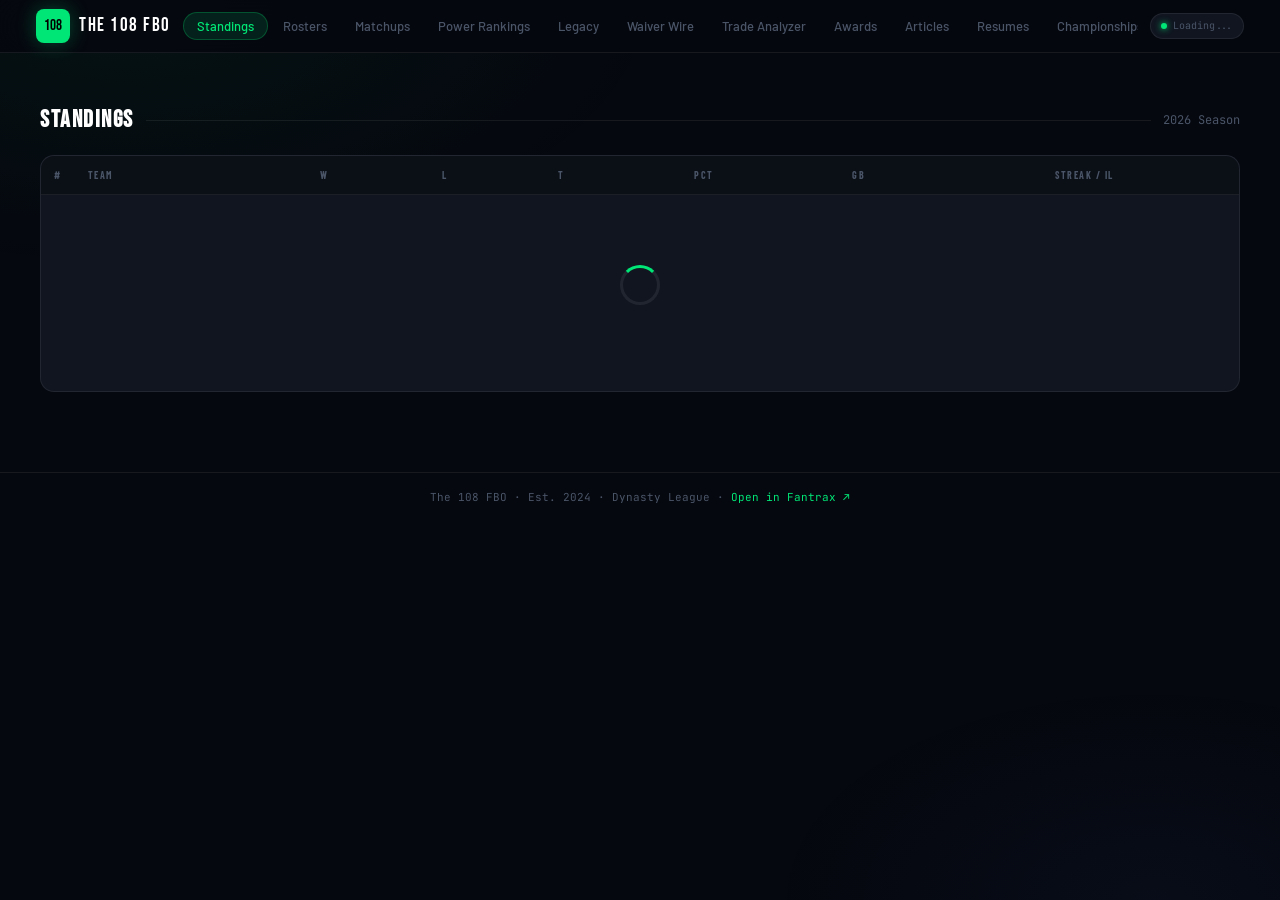
<file: index (3).html>
<!DOCTYPE html>
<html lang="en">
<head>
<meta charset="UTF-8">
<meta name="viewport" content="width=device-width, initial-scale=1.0, maximum-scale=1.0">
<meta name="description" content="The 108 FBO — Fantasy Baseball Dynasty League Dashboard">
<meta name="theme-color" content="#06080f">
<title>The 108 FBO</title>
<style>
/* ═══════════════════════════════════════════════
   THE 108 FBO — DESIGN SYSTEM
   ═══════════════════════════════════════════════ */

@import url('https://fonts.googleapis.com/css2?family=Bebas+Neue&family=Barlow:ital,wght@0,300;0,400;0,500;0,600;0,700;1,400&family=Barlow+Condensed:wght@400;500;600;700&family=JetBrains+Mono:wght@400;500&display=swap');

/* ── TOKENS ── */
:root {
  --bg:       #06080f;
  --bg2:      #0c1018;
  --card:     #101520;
  --card2:    #161d2a;
  --card3:    #1c2535;
  --border:   rgba(255,255,255,.07);
  --border2:  rgba(255,255,255,.12);
  --green:    #00e676;
  --green-dim:rgba(0,230,118,.12);
  --green-glow:rgba(0,230,118,.06);
  --accent:   #ffd54f;
  --blue:     #448aff;
  --red:      #ff5252;
  --purple:   #b388ff;
  --teal:     #40c4ff;
  --orange:   #ff9800;
  --text:     #e2e8f4;
  --text2:    #8a96b0;
  --text3:    #4a5568;
  --font:     'Barlow', sans-serif;
  --cond:     'Barlow Condensed', sans-serif;
  --mono:     'JetBrains Mono', monospace;
  --display:  'Bebas Neue', sans-serif;
  --r:        10px;
  --r2:       14px;
  --shadow:   0 4px 24px rgba(0,0,0,.4);
}

/* ── RESET ── */
*, *::before, *::after { box-sizing: border-box; margin: 0; padding: 0; }
html { scroll-behavior: smooth; }
body {
  background: var(--bg);
  color: var(--text);
  font-family: var(--font);
  font-size: 15px;
  line-height: 1.6;
  min-height: 100vh;
  overflow-x: hidden;
  -webkit-tap-highlight-color: transparent;
}
a { color: var(--green); text-decoration: none; }
a:hover { text-decoration: underline; }
button { cursor: pointer; font-family: var(--font); }
select, input { font-family: var(--font); }

/* ── BACKGROUND ── */
body::before {
  content: '';
  position: fixed; inset: 0; z-index: 0; pointer-events: none;
  background:
    radial-gradient(ellipse 70% 50% at 10% 0%, rgba(0,230,118,.05) 0%, transparent 60%),
    radial-gradient(ellipse 50% 40% at 90% 100%, rgba(68,138,255,.04) 0%, transparent 60%);
}

/* ── NAV ── */
#app-nav {
  position: sticky; top: 0; z-index: 300;
  background: rgba(6,8,15,.94);
  backdrop-filter: blur(20px);
  border-bottom: 1px solid var(--border);
}
.nav-inner {
  max-width: 1240px; margin: 0 auto;
  padding: 0 16px;
  display: flex; align-items: center; gap: 12px;
  height: 52px;
}
.nav-brand {
  display: flex; align-items: center; gap: 9px;
  flex-shrink: 0; text-decoration: none;
}
.nav-logo {
  width: 34px; height: 34px; border-radius: 8px;
  background: var(--green);
  display: flex; align-items: center; justify-content: center;
  font-family: var(--display); font-size: 15px; color: #000;
  box-shadow: 0 0 20px rgba(0,230,118,.3);
  flex-shrink: 0;
}
.nav-title {
  font-family: var(--display); font-size: 19px;
  letter-spacing: 1.5px; color: #fff;
  display: none;
}
@media (min-width: 380px) { .nav-title { display: block; } }
.nav-tabs {
  flex: 1; overflow-x: auto; scrollbar-width: none;
  display: flex; gap: 2px; padding: 6px 0;
}
.nav-tabs::-webkit-scrollbar { display: none; }
.ntab {
  flex-shrink: 0; white-space: nowrap;
  padding: 5px 13px; border-radius: 20px;
  border: none; background: transparent;
  color: var(--text3); font-size: 13px; font-weight: 500;
  transition: all .15s;
}
.ntab:hover { color: var(--text2); }
.ntab.active {
  background: var(--green-dim);
  color: var(--green);
  border: 1px solid rgba(0,230,118,.25);
}
.nav-updated {
  flex-shrink: 0; display: flex; align-items: center; gap: 6px;
  font-family: var(--mono); font-size: 10px; color: var(--text3);
  background: var(--card); border: 1px solid var(--border);
  padding: 4px 10px; border-radius: 20px;
}
.live-dot {
  width: 6px; height: 6px; border-radius: 50%;
  background: var(--green); box-shadow: 0 0 6px var(--green);
  animation: blink 2s infinite;
}
@keyframes blink { 0%,100% { opacity: 1; } 50% { opacity: .3; } }

/* ── BOTTOM NAV (mobile) ── */
#bottom-nav {
  display: flex; position: fixed; bottom: 0; left: 0; right: 0;
  background: rgba(6,8,15,.96); backdrop-filter: blur(20px);
  border-top: 1px solid var(--border); z-index: 300;
  padding: 5px 0 calc(5px + env(safe-area-inset-bottom));
}
@media (min-width: 740px) { #bottom-nav { display: none; } }
.bnav-btn {
  flex: 1; display: flex; flex-direction: column;
  align-items: center; gap: 2px; padding: 4px 2px;
  border: none; background: transparent;
  color: var(--text3); font-size: 9px; font-weight: 500;
  transition: color .15s; min-width: 0;
}
.bnav-btn.active { color: var(--green); }
.bnav-icon { font-size: 16px; line-height: 1; }

/* ── PAGES ── */
.page {
  display: none; position: relative; z-index: 1;
  max-width: 1240px; margin: 0 auto;
  padding: 20px 14px 100px;
}
.page.active { display: block; }
@media (min-width: 600px) { .page { padding: 28px 20px 80px; } }

/* ── SECTION HEADER ── */
.section-header {
  display: flex; align-items: center; gap: 12px;
  margin-bottom: 16px;
}
.section-header h2 {
  font-family: var(--display); font-size: 24px;
  letter-spacing: 1.5px; color: #fff; white-space: nowrap;
}
.section-header .sh-sub {
  font-size: 12px; color: var(--text3);
  font-family: var(--mono);
}
.sh-line { flex: 1; height: 1px; background: var(--border); }

/* ── STAT STRIP ── */
.stat-strip {
  display: grid; grid-template-columns: repeat(4, 1fr);
  gap: 8px; margin-bottom: 20px;
}
.stat-tile {
  background: var(--card); border: 1px solid var(--border);
  border-radius: var(--r); padding: 12px 10px; text-align: center;
}
.stat-tile .sv {
  font-family: var(--display); font-size: 28px;
  color: var(--green); line-height: 1;
}
.stat-tile .sl {
  font-size: 10px; color: var(--text3); margin-top: 3px;
  text-transform: uppercase; letter-spacing: .5px;
}

/* ── TABLE ── */
.tbl-wrap {
  background: var(--card); border: 1px solid var(--border);
  border-radius: var(--r2); overflow: auto;
  -webkit-overflow-scrolling: touch;
}
table { width: 100%; border-collapse: collapse; min-width: 340px; }
thead th {
  font-family: var(--cond); font-size: 10px; letter-spacing: 1.5px;
  color: var(--text3); text-transform: uppercase;
  padding: 11px 13px; text-align: left;
  background: rgba(0,0,0,.3); border-bottom: 1px solid var(--border);
  white-space: nowrap;
}
thead th.tc { text-align: center; }
tbody td {
  padding: 10px 13px; font-size: 13px;
  border-bottom: 1px solid rgba(255,255,255,.04);
  vertical-align: middle;
}
tbody td.tc { text-align: center; }
tbody tr:last-child td { border-bottom: none; }
tbody tr:hover td { background: rgba(0,230,118,.02); }

/* ── RANK NUMBERS ── */
.rk { font-family: var(--display); font-size: 20px; color: var(--text3); }
.rk.g1 { color: var(--accent); }
.rk.g2 { color: #c0c8d8; }
.rk.g3 { color: #a1887f; }
.rk.danger { color: var(--red); }

/* ── TEAM CELL ── */
.team-cell { display: flex; align-items: center; gap: 9px; }
.team-avatar {
  width: 28px; height: 28px; border-radius: 7px; flex-shrink: 0;
  display: flex; align-items: center; justify-content: center;
  font-family: var(--cond); font-size: 11px; font-weight: 700; color: #fff;
}
.team-name { font-weight: 600; font-size: 13px; line-height: 1.2; }
.team-owner { font-size: 11px; color: var(--text3); }

/* ── BADGES ── */
.badge {
  display: inline-block; padding: 2px 7px; border-radius: 4px;
  font-family: var(--cond); font-size: 10px; font-weight: 600;
}
.badge-green { background: var(--green-dim); color: var(--green); border: 1px solid rgba(0,230,118,.25); }
.badge-red { background: rgba(255,82,82,.12); color: var(--red); border: 1px solid rgba(255,82,82,.2); }
.badge-blue { background: rgba(68,138,255,.15); color: var(--blue); border: 1px solid rgba(68,138,255,.25); }
.badge-gold { background: rgba(255,213,79,.12); color: var(--accent); border: 1px solid rgba(255,213,79,.25); }
.badge-purple { background: rgba(179,136,255,.12); color: var(--purple); border: 1px solid rgba(179,136,255,.25); }
.badge-orange { background: rgba(255,152,0,.12); color: var(--orange); border: 1px solid rgba(255,152,0,.25); }

/* ── STREAK ── */
.streak-w { background: rgba(0,230,118,.12); color: var(--green); }
.streak-l { background: rgba(255,82,82,.1); color: var(--red); }

/* ── CARDS ── */
.card {
  background: var(--card); border: 1px solid var(--border);
  border-radius: var(--r2);
}
.card-header {
  padding: 12px 15px; border-bottom: 1px solid var(--border);
  display: flex; align-items: center; justify-content: space-between; gap: 8px;
}
.card-body { padding: 12px 15px; }

/* ── GRID LAYOUTS ── */
.grid-2 { display: grid; grid-template-columns: 1fr; gap: 10px; }
.grid-3 { display: grid; grid-template-columns: 1fr; gap: 10px; }
@media (min-width: 500px) { .grid-2 { grid-template-columns: repeat(2, 1fr); } }
@media (min-width: 500px) { .grid-3 { grid-template-columns: repeat(2, 1fr); } }
@media (min-width: 860px) { .grid-3 { grid-template-columns: repeat(3, 1fr); } }

/* ── ROSTER CARDS ── */
.roster-card {
  background: var(--card); border: 1px solid var(--border);
  border-radius: var(--r2); overflow: hidden;
}
.roster-card.is-you {
  border-color: rgba(68,138,255,.5);
  box-shadow: 0 0 0 1px rgba(68,138,255,.15);
}
.roster-card-head {
  padding: 11px 13px; border-bottom: 1px solid var(--border);
  display: flex; align-items: center; justify-content: space-between; gap: 6px;
}
.roster-card-body { padding: 3px 0; max-height: 270px; overflow-y: auto; }
.player-row {
  display: flex; align-items: center; gap: 6px;
  padding: 5px 13px; border-bottom: 1px solid rgba(255,255,255,.03);
  font-size: 12px;
}
.player-row:last-child { border-bottom: none; }
.player-row:hover { background: rgba(255,255,255,.02); }
.pos-tag {
  font-family: var(--cond); font-size: 9px; font-weight: 700;
  padding: 1px 4px; border-radius: 3px; min-width: 22px;
  text-align: center; flex-shrink: 0;
}
.player-name { flex: 1; white-space: nowrap; overflow: hidden; text-overflow: ellipsis; }
.player-adp { font-family: var(--mono); font-size: 10px; color: var(--text3); flex-shrink: 0; }
.status-dot { width: 5px; height: 5px; border-radius: 50%; flex-shrink: 0; }
.group-label {
  font-size: 9px; color: var(--text3); padding: 4px 13px 2px;
  font-family: var(--cond); letter-spacing: .5px; text-transform: uppercase;
}

/* ── FORM CONTROLS ── */
.filter-row {
  display: flex; flex-wrap: wrap; gap: 8px;
  margin-bottom: 16px; align-items: flex-end;
}
.filter-item { display: flex; flex-direction: column; gap: 3px; }
.filter-item label { font-size: 11px; color: var(--text3); }
select, input[type=text], input[type=password], input[type=search] {
  font-size: 13px; padding: 7px 10px;
  border-radius: var(--r); border: 1px solid var(--border2);
  background: var(--card2); color: var(--text);
  transition: border-color .15s;
}
select:focus, input:focus {
  outline: none; border-color: rgba(0,230,118,.4);
}

/* ── BUTTONS ── */
.btn {
  padding: 8px 16px; border-radius: var(--r);
  border: 1px solid var(--border2); background: var(--card2);
  color: var(--text2); font-size: 13px; font-weight: 500;
  transition: all .15s;
}
.btn:hover { border-color: var(--green); color: var(--green); }
.btn-primary {
  background: var(--green); color: #000; font-weight: 700;
  border-color: var(--green);
}
.btn-primary:hover { background: #00ff88; color: #000; border-color: #00ff88; }
.btn-full { width: 100%; padding: 12px; font-size: 14px; border-radius: 10px; }
.btn:disabled { opacity: .45; cursor: not-allowed; }

/* ── MATCHUP CARDS ── */
.matchup-card {
  background: var(--card); border: 1px solid var(--border);
  border-radius: var(--r2); padding: 14px 16px;
}
.matchup-card.is-you { border-color: rgba(68,138,255,.4); }
.matchup-teams {
  display: grid; grid-template-columns: 1fr 52px 1fr;
  align-items: center; gap: 8px;
}
.mt-away { display: flex; flex-direction: column; }
.mt-home { display: flex; flex-direction: column; align-items: flex-end; text-align: right; }
.mt-name { font-weight: 600; font-size: 13px; line-height: 1.3; }
.mt-owner { font-size: 11px; color: var(--text3); }
.mt-score { font-family: var(--display); font-size: 22px; color: var(--accent); text-align: center; line-height: 1; }
.mt-week { font-size: 10px; color: var(--text3); font-family: var(--cond); text-align: center; letter-spacing: .5px; }
.mt-vs { font-family: var(--display); font-size: 16px; color: var(--text3); text-align: center; }

/* ── POWER RANKING CARDS ── */
.pr-card {
  background: var(--card); border: 1px solid var(--border);
  border-radius: var(--r2); padding: 14px 16px;
  display: flex; align-items: center; gap: 14px;
  transition: transform .15s;
}
.pr-card:hover { transform: translateX(3px); }
.pr-card.is-you { border-color: rgba(68,138,255,.4); }
.pr-rank {
  font-family: var(--display); font-size: 40px; line-height: 1;
  min-width: 50px; text-align: center; flex-shrink: 0;
}
.pr-body { flex: 1; min-width: 0; }
.pr-team-name { font-weight: 600; font-size: 15px; }
.pr-owner { font-size: 11px; color: var(--text3); margin-bottom: 8px; }
.pr-cats { display: flex; flex-wrap: wrap; gap: 5px; }
.pr-cat {
  background: var(--card2); border-radius: 4px;
  padding: 3px 7px; font-family: var(--cond); font-size: 11px;
  display: flex; gap: 5px; align-items: center;
}
.pr-cat-label { color: var(--text3); }
.pr-cat-val { font-weight: 700; }
.pr-cat-val.good { color: var(--green); }
.pr-cat-val.ok { color: var(--accent); }
.pr-cat-val.bad { color: var(--red); }
.pr-score-block { text-align: right; flex-shrink: 0; }
.pr-score { font-family: var(--display); font-size: 32px; color: var(--accent); line-height: 1; }
.pr-tier {
  font-family: var(--cond); font-size: 10px; font-weight: 600;
  padding: 2px 7px; border-radius: 4px; display: inline-block; margin-top: 4px;
}
.tier-elite { background: rgba(0,230,118,.15); color: var(--green); }
.tier-contender { background: rgba(255,213,79,.12); color: var(--accent); }
.tier-fringe { background: rgba(68,138,255,.12); color: var(--blue); }
.tier-rebuild { background: rgba(255,82,82,.1); color: var(--red); }

/* ── AI OUTPUT ── */
.ai-output {
  background: var(--card2); border: 1px solid var(--border);
  border-radius: var(--r2); padding: 16px; margin-top: 12px;
  font-size: 14px; line-height: 1.8; white-space: pre-wrap;
  display: none;
}
.ai-output.visible { display: block; }
.ai-thinking {
  display: flex; align-items: center; gap: 10px;
  color: var(--text3); font-size: 13px;
}
.ai-spinner {
  width: 16px; height: 16px; flex-shrink: 0;
  border: 2px solid rgba(255,255,255,.1);
  border-top-color: var(--green);
  border-radius: 50%; animation: spin .7s linear infinite;
}
@keyframes spin { to { transform: rotate(360deg); } }

/* ── TRADE ANALYZER ── */
.trade-cols {
  display: grid; grid-template-columns: 1fr 40px 1fr;
  gap: 10px; align-items: start; margin-bottom: 14px;
}
@media (max-width: 440px) {
  .trade-cols { grid-template-columns: 1fr; gap: 12px; }
}
.trade-col h4 {
  font-size: 10px; color: var(--text3); font-family: var(--cond);
  text-transform: uppercase; letter-spacing: 1px; margin-bottom: 7px;
}
.trade-for {
  display: flex; align-items: center; justify-content: center;
  padding-top: 22px; font-family: var(--display); font-size: 17px; color: var(--text3);
}
.player-chip {
  display: flex; align-items: center; gap: 6px;
  background: var(--card2); border: 1px solid var(--border2);
  border-radius: 7px; padding: 6px 10px; font-size: 12px; margin-bottom: 5px;
}
.chip-pos {
  font-family: var(--cond); font-size: 9px; font-weight: 700;
  padding: 1px 4px; border-radius: 3px; flex-shrink: 0;
}
.chip-name { flex: 1; }
.chip-adp { font-family: var(--mono); font-size: 10px; color: var(--text3); }
.chip-remove { color: var(--text3); font-size: 15px; margin-left: auto; line-height: 1; }
.chip-remove:hover { color: var(--red); cursor: pointer; }
.search-wrap { position: relative; margin-top: 5px; }
.search-wrap input { width: 100%; }
.search-drop {
  position: absolute; top: 100%; left: 0; right: 0;
  background: var(--card2); border: 1px solid var(--border2);
  border-radius: var(--r); z-index: 200;
  max-height: 180px; overflow-y: auto;
  display: none; box-shadow: var(--shadow);
}
.search-drop.open { display: block; }
.drop-item {
  padding: 8px 12px; font-size: 13px; cursor: pointer;
  border-bottom: 1px solid rgba(255,255,255,.04);
}
.drop-item:hover { background: rgba(0,230,118,.08); color: var(--green); }
.drop-item:last-child { border-bottom: none; }
.drop-meta { font-size: 10px; color: var(--text3); margin-top: 1px; }
.api-key-row {
  display: flex; align-items: center; gap: 8px;
  margin-top: 10px; flex-wrap: wrap;
}
.api-key-row label { font-size: 11px; color: var(--text3); white-space: nowrap; }
.api-key-row input { flex: 1; font-size: 12px; min-width: 0; }

/* ── AWARD CARDS ── */
.award-card {
  background: var(--card); border: 1px solid var(--border);
  border-radius: var(--r2); padding: 16px;
  display: flex; align-items: center; gap: 14px;
}
.award-icon { font-size: 32px; flex-shrink: 0; }
.award-body { flex: 1; }
.award-title { font-weight: 700; font-size: 15px; color: var(--red); }
.award-team { font-size: 13px; color: var(--text2); margin-top: 2px; }
.award-reason { font-size: 12px; color: var(--text3); margin-top: 4px; }
.award-count { font-family: var(--display); font-size: 28px; color: var(--red); }
.award-count-label { font-size: 10px; color: var(--text3); }

/* ── RESUME CARDS ── */
.resume-card {
  background: var(--card); border: 1px solid var(--border);
  border-radius: var(--r2); overflow: hidden; margin-bottom: 14px;
}
.resume-hero {
  padding: 20px; background: linear-gradient(135deg, rgba(0,0,0,.4), transparent);
  border-bottom: 1px solid var(--border);
  display: flex; align-items: center; gap: 16px;
}
.resume-avatar {
  width: 64px; height: 64px; border-radius: 12px; flex-shrink: 0;
  display: flex; align-items: center; justify-content: center;
  font-family: var(--display); font-size: 26px; color: #fff;
}
.resume-name { font-family: var(--display); font-size: 28px; letter-spacing: 1px; color: #fff; line-height: 1; }
.resume-team { font-size: 13px; color: var(--text3); margin-top: 4px; }
.resume-stats {
  display: grid; grid-template-columns: repeat(3, 1fr);
  gap: 8px; padding: 16px;
  border-bottom: 1px solid var(--border);
}
@media (min-width: 500px) { .resume-stats { grid-template-columns: repeat(6, 1fr); } }
.resume-stat { text-align: center; }
.resume-stat-val { font-family: var(--display); font-size: 24px; color: var(--green); line-height: 1; }
.resume-stat-label { font-size: 10px; color: var(--text3); margin-top: 2px; }
.resume-sections { padding: 16px; display: grid; gap: 12px; }
.resume-section-title {
  font-family: var(--cond); font-size: 11px; font-weight: 700;
  color: var(--green); text-transform: uppercase; letter-spacing: 1px;
  margin-bottom: 6px;
}
.resume-section-body { font-size: 13px; color: var(--text2); line-height: 1.7; }
.matchup-item {
  display: flex; align-items: center; justify-content: space-between;
  padding: 6px 0; border-bottom: 1px solid rgba(255,255,255,.04); font-size: 12px;
}
.matchup-item:last-child { border-bottom: none; }

/* ── CHAMPIONSHIP HISTORY ── */
.champ-card {
  background: var(--card); border: 1px solid var(--border);
  border-radius: var(--r2); padding: 20px;
  display: flex; align-items: center; gap: 16px;
  margin-bottom: 10px;
}
.champ-year { font-family: var(--display); font-size: 44px; color: var(--text3); line-height: 1; min-width: 90px; }
.champ-trophy { font-size: 28px; flex-shrink: 0; }
.champ-team { font-family: var(--display); font-size: 24px; letter-spacing: 1px; color: var(--accent); }
.champ-owner { font-size: 13px; color: var(--text3); margin-top: 2px; }
.champ-score { font-family: var(--mono); font-size: 12px; color: var(--text3); margin-top: 4px; }
.champ-bar {
  display: flex; align-items: center; gap: 10px; padding: 10px 0;
  border-bottom: 1px solid var(--border);
}
.champ-bar:last-child { border-bottom: none; }
.champ-bar-team { min-width: 200px; font-size: 13px; font-weight: 500; }
.champ-bar-track {
  flex: 1; height: 24px; background: var(--card2);
  border-radius: 4px; overflow: hidden; position: relative;
}
.champ-bar-fill {
  height: 100%; display: flex; align-items: center;
  padding-left: 8px; font-family: var(--cond); font-size: 12px;
  font-weight: 700; color: #000; transition: width .5s;
}
.champ-bar-count { font-family: var(--display); font-size: 20px; color: var(--text2); min-width: 28px; text-align: right; }

/* ── RECORDS ── */
.record-cat-grid {
  display: grid; grid-template-columns: 1fr;
  gap: 10px;
}
@media (min-width: 600px) { .record-cat-grid { grid-template-columns: repeat(2, 1fr); } }
@media (min-width: 900px) { .record-cat-grid { grid-template-columns: repeat(3, 1fr); } }
.record-cat-card {
  background: var(--card); border: 1px solid var(--border);
  border-radius: var(--r2); overflow: hidden;
}
.record-cat-header {
  padding: 10px 14px; border-bottom: 1px solid var(--border);
  font-family: var(--display); font-size: 18px; letter-spacing: 1px;
  display: flex; justify-content: space-between; align-items: center;
}
.record-row {
  display: flex; align-items: center; gap: 10px;
  padding: 8px 14px; border-bottom: 1px solid rgba(255,255,255,.04); font-size: 12px;
}
.record-row:last-child { border-bottom: none; }
.record-value { font-family: var(--mono); font-weight: 600; min-width: 50px; }
.record-team { flex: 1; color: var(--text2); }
.record-meta { font-size: 10px; color: var(--text3); }
.best-badge { color: var(--green); }
.worst-badge { color: var(--red); }

/* ── H2H TABLE ── */
.h2h-table { overflow: auto; -webkit-overflow-scrolling: touch; }
.h2h-table table { min-width: 600px; }
.h2h-cell {
  font-family: var(--mono); font-size: 11px; text-align: center; padding: 6px 8px;
}
.h2h-win { color: var(--green); font-weight: 600; }
.h2h-loss { color: var(--red); }
.h2h-label { font-size: 11px; color: var(--text3); font-weight: 500; }

/* ── LUCK / SOS ── */
.luck-bar-wrap { display: flex; flex-direction: column; gap: 6px; }
.luck-row {
  display: flex; align-items: center; gap: 10px;
  padding: 8px 0; border-bottom: 1px solid var(--border);
}
.luck-row:last-child { border-bottom: none; }
.luck-rank { font-family: var(--display); font-size: 20px; color: var(--text3); width: 30px; }
.luck-team { min-width: 160px; font-size: 13px; font-weight: 500; }
.luck-bar-track {
  flex: 1; height: 8px; background: var(--card2);
  border-radius: 4px; overflow: hidden;
}
.luck-bar-fill { height: 100%; border-radius: 4px; transition: width .5s; }
.luck-val { font-family: var(--mono); font-size: 12px; min-width: 50px; text-align: right; }

/* ── CATEGORY KINGS ── */
.cat-king-card {
  background: var(--card); border: 1px solid var(--border);
  border-radius: var(--r2); padding: 14px; display: flex;
  align-items: center; gap: 12px;
}
.cat-king-crown { font-size: 24px; flex-shrink: 0; }
.cat-king-cat {
  font-family: var(--display); font-size: 20px; letter-spacing: 1px;
  min-width: 60px; color: var(--accent);
}
.cat-king-team { font-weight: 600; font-size: 13px; }
.cat-king-val { font-family: var(--mono); font-size: 13px; color: var(--green); }
.cat-king-owner { font-size: 11px; color: var(--text3); }

/* ── OUTLIER CARDS ── */
.outlier-card {
  background: var(--card); border: 1px solid var(--border);
  border-radius: var(--r2); padding: 14px;
}
.outlier-title {
  font-family: var(--cond); font-size: 11px; font-weight: 700;
  color: var(--text3); text-transform: uppercase; letter-spacing: 1px; margin-bottom: 10px;
}
.outlier-row {
  display: flex; align-items: center; gap: 10px; padding: 7px 0;
  border-bottom: 1px solid rgba(255,255,255,.04); font-size: 12px;
}
.outlier-row:last-child { border-bottom: none; }
.outlier-rank { font-family: var(--display); font-size: 18px; color: var(--text3); min-width: 24px; }
.outlier-team { flex: 1; font-weight: 500; }
.outlier-val { font-family: var(--mono); font-weight: 600; }
.outlier-meta { font-size: 10px; color: var(--text3); }

/* ── ARTICLE CARDS ── */
.article-card {
  background: var(--card); border: 1px solid var(--border);
  border-radius: var(--r2); padding: 20px; margin-bottom: 14px;
}
.article-header {
  display: flex; align-items: center; justify-content: space-between;
  margin-bottom: 14px; flex-wrap: wrap; gap: 8px;
}
.article-matchup {
  font-family: var(--display); font-size: 20px; letter-spacing: 1px;
  color: #fff;
}
.article-week { font-family: var(--mono); font-size: 11px; color: var(--text3); }
.article-body {
  font-size: 14px; line-height: 1.85; color: var(--text2);
  white-space: pre-wrap;
}
.article-loading {
  display: flex; align-items: center; gap: 10px;
  color: var(--text3); font-size: 13px; padding: 20px 0;
}

/* ── LEGACY SCORE ── */
.legacy-card {
  background: var(--card); border: 1px solid var(--border);
  border-radius: var(--r2); padding: 14px 16px;
  display: flex; align-items: center; gap: 14px; margin-bottom: 8px;
}
.legacy-rank { font-family: var(--display); font-size: 38px; min-width: 48px; text-align: center; }
.legacy-body { flex: 1; min-width: 0; }
.legacy-team { font-weight: 600; font-size: 15px; }
.legacy-owner { font-size: 11px; color: var(--text3); margin-bottom: 8px; }
.legacy-breakdown { display: flex; flex-wrap: wrap; gap: 5px; }
.legacy-component {
  background: var(--card2); border-radius: 4px;
  padding: 3px 8px; font-family: var(--cond); font-size: 11px;
}
.legacy-score-block { text-align: right; flex-shrink: 0; }
.legacy-score { font-family: var(--display); font-size: 34px; color: var(--purple); line-height: 1; }
.legacy-max { font-size: 10px; color: var(--text3); }

/* ── PROGRESS BARS ── */
.progress-bar {
  height: 6px; background: var(--card2); border-radius: 3px;
  overflow: hidden; margin-top: 4px;
}
.progress-fill { height: 100%; border-radius: 3px; transition: width .5s; }

/* ── TABS (inline) ── */
.tab-bar {
  display: flex; gap: 3px; flex-wrap: wrap;
  background: var(--card); border: 1px solid var(--border);
  border-radius: 10px; padding: 4px; margin-bottom: 16px; width: fit-content;
}
.tab-btn {
  padding: 5px 14px; border-radius: 7px; border: none;
  background: transparent; color: var(--text3);
  font-family: var(--font); font-size: 12px; font-weight: 500;
  cursor: pointer; transition: all .15s; white-space: nowrap;
}
.tab-btn:hover { color: var(--text); }
.tab-btn.active {
  background: var(--green); color: #000; font-weight: 700;
}

/* ── LOADING / EMPTY ── */
.loading-state {
  text-align: center; padding: 60px 20px; color: var(--text3);
}
.loading-spinner {
  width: 40px; height: 40px; border: 3px solid var(--border);
  border-top-color: var(--green); border-radius: 50%;
  animation: spin .7s linear infinite; margin: 0 auto 16px;
}
.empty-state {
  text-align: center; padding: 40px 20px;
  color: var(--text3); font-size: 13px;
}

/* ── TOOLTIP ── */
.tooltip {
  position: relative; cursor: help;
}
.tooltip::after {
  content: attr(data-tip);
  position: absolute; bottom: 120%; left: 50%; transform: translateX(-50%);
  background: var(--card2); border: 1px solid var(--border2);
  border-radius: 6px; padding: 5px 10px; font-size: 11px;
  white-space: nowrap; pointer-events: none; opacity: 0;
  transition: opacity .15s; z-index: 100;
}
.tooltip:hover::after { opacity: 1; }

/* ── WAIVER ── */
.waiver-section-title {
  font-family: var(--cond); font-size: 11px; font-weight: 700;
  color: var(--text3); text-transform: uppercase; letter-spacing: 1px;
  padding: 8px 14px 4px; border-bottom: none;
}
.waiver-player-card {
  display: flex; align-items: center; justify-content: space-between;
  padding: 9px 14px; border-bottom: 1px solid rgba(255,255,255,.04);
  font-size: 12px;
}
.waiver-player-card:last-child { border-bottom: none; }
.waiver-player-card:hover { background: rgba(255,255,255,.02); }
.waiver-player-name { font-weight: 600; font-size: 13px; }
.waiver-player-info { font-size: 11px; color: var(--text3); margin-top: 1px; }
.waiver-add { color: var(--green); border: 1px solid rgba(0,230,118,.3); background: var(--green-dim); }
.waiver-drop { color: var(--red); border: 1px solid rgba(255,82,82,.2); background: rgba(255,82,82,.08); }

/* ── COLOR VARS FOR TEAMS ── */
.c-blue { color: #448aff; } .bg-blue { background: #448aff; }
.c-teal { color: #40c4ff; } .bg-teal { background: #40c4ff; }
.c-green { color: #00e676; } .bg-green { background: #00e676; }
.c-red { color: #ff5252; } .bg-red { background: #ff5252; }
.c-orange { color: #ff9800; } .bg-orange { background: #ff9800; }
.c-purple { color: #b388ff; } .bg-purple { background: #b388ff; }
.c-pink { color: #f48fb1; } .bg-pink { background: #f48fb1; }
.c-amber { color: #ffd54f; } .bg-amber { background: #ffd54f; }
.c-cyan { color: #84ffff; } .bg-cyan { background: #84ffff; }
.c-lime { color: #ccff90; } .bg-lime { background: #ccff90; }
.c-indigo { color: #7986cb; } .bg-indigo { background: #7986cb; }
.c-brown { color: #a1887f; } .bg-brown { background: #a1887f; }

/* ── FOOTER ── */
#app-footer {
  text-align: center; padding: 16px;
  font-family: var(--mono); font-size: 11px; color: var(--text3);
  border-top: 1px solid var(--border); position: relative; z-index: 1;
}

/* ── RESPONSIVE TWEAKS ── */
@media (max-width: 400px) {
  .pr-card { flex-wrap: wrap; }
  .legacy-card { flex-wrap: wrap; }
  .champ-card { flex-wrap: wrap; }
}

</style>
</head>
<body>

<!-- ── TOP NAV ── -->
<nav id="app-nav">
  <div class="nav-inner">
    <a class="nav-brand" href="#">
      <div class="nav-logo">108</div>
      <div class="nav-title">THE 108 FBO</div>
    </a>
    <div class="nav-tabs">
      <button class="ntab active" data-page="standings">Standings</button>
      <button class="ntab" data-page="rosters">Rosters</button>
      <button class="ntab" data-page="matchups">Matchups</button>
      <button class="ntab" data-page="power">Power Rankings</button>
      <button class="ntab" data-page="legacy">Legacy</button>
      <button class="ntab" data-page="waiver">Waiver Wire</button>
      <button class="ntab" data-page="trade">Trade Analyzer</button>
      <button class="ntab" data-page="awards">Awards</button>
      <button class="ntab" data-page="articles">Articles</button>
      <button class="ntab" data-page="resumes">Resumes</button>
      <button class="ntab" data-page="championships">Championships</button>
      <button class="ntab" data-page="records">Records</button>
      <button class="ntab" data-page="h2h">H2H</button>
      <button class="ntab" data-page="luck">Luck Index</button>
      <button class="ntab" data-page="stats">All-Time Stats</button>
      <button class="ntab" data-page="outliers">Outliers</button>
      <button class="ntab" data-page="catking">Cat Kings</button>
    </div>
    <div class="nav-updated">
      <div class="live-dot"></div>
      <span id="updated-text">Loading...</span>
    </div>
  </div>
</nav>

<!-- ═══════════════════════════════════════════════
     STANDINGS
     ═══════════════════════════════════════════════ -->
<div id="page-standings" class="page active">
  <div id="standings-stats" class="stat-strip"></div>
  <div class="section-header">
    <h2>Standings</h2>
    <div class="sh-line"></div>
    <div class="sh-sub">2026 Season</div>
  </div>
  <div class="tbl-wrap">
    <table>
      <thead>
        <tr>
          <th style="width:32px">#</th>
          <th>Team</th>
          <th class="tc">W</th><th class="tc">L</th><th class="tc">T</th>
          <th class="tc">PCT</th><th class="tc">GB</th><th class="tc">Streak / IL</th>
        </tr>
      </thead>
      <tbody id="standings-tbody">
        <tr><td colspan="8"><div class="loading-state"><div class="loading-spinner"></div></div></td></tr>
      </tbody>
    </table>
  </div>
</div>

<!-- ═══════════════════════════════════════════════
     ROSTERS
     ═══════════════════════════════════════════════ -->
<div id="page-rosters" class="page">
  <div class="filter-row">
    <div class="filter-item">
      <label>Sort by</label>
      <select id="r-sort" onchange="renderRosters()">
        <option value="name">Team name</option>
        <option value="adp">Best ADP</option>
        <option value="score">Dynasty score</option>
        <option value="il">Most IL</option>
      </select>
    </div>
    <div class="filter-item">
      <label>Status</label>
      <select id="r-status" onchange="renderRosters()">
        <option value="all">All</option>
        <option value="ACTIVE">Active</option>
        <option value="RESERVE">Reserve</option>
        <option value="MINORS">Minors</option>
        <option value="INJURED_RESERVE">IL</option>
      </select>
    </div>
    <div class="filter-item">
      <label>Position</label>
      <select id="r-pos" onchange="renderRosters()">
        <option value="all">All</option>
        <option value="SP">SP</option><option value="RP">RP</option>
        <option value="C">C</option><option value="1B">1B</option>
        <option value="2B">2B</option><option value="3B">3B</option>
        <option value="SS">SS</option><option value="OF">OF</option>
        <option value="UT">UT</option>
      </select>
    </div>
    <div class="filter-item">
      <label>Search player</label>
      <input type="search" id="r-search" placeholder="Name..." oninput="renderRosters()" style="width:140px">
    </div>
  </div>
  <div id="roster-grid" class="grid-3">
    <div class="loading-state"><div class="loading-spinner"></div></div>
  </div>
</div>

<!-- ═══════════════════════════════════════════════
     MATCHUPS
     ═══════════════════════════════════════════════ -->
<div id="page-matchups" class="page">
  <div class="filter-row">
    <div class="filter-item">
      <label>Week</label>
      <select id="matchup-week" onchange="renderMatchupCards()"></select>
    </div>
  </div>
  <div id="matchup-grid" class="grid-2">
    <div class="loading-state"><div class="loading-spinner"></div></div>
  </div>
  <div id="matchup-preview"></div>
</div>

<!-- ═══════════════════════════════════════════════
     POWER RANKINGS
     ═══════════════════════════════════════════════ -->
<div id="page-power" class="page">
  <div class="section-header">
    <h2>Power Rankings</h2>
    <div class="sh-line"></div>
  </div>
  <div id="power-cats-note" style="font-size:11px;color:var(--text3);margin-bottom:16px;line-height:1.6"></div>
  <div id="power-list" style="display:flex;flex-direction:column;gap:8px">
    <div class="loading-state"><div class="loading-spinner"></div></div>
  </div>
</div>

<!-- ═══════════════════════════════════════════════
     LEGACY RANKINGS
     ═══════════════════════════════════════════════ -->
<div id="page-legacy" class="page">
  <div class="section-header">
    <h2>Legacy Rankings</h2>
    <div class="sh-line"></div>
  </div>
  <div style="background:var(--card);border:1px solid var(--border);border-radius:var(--r2);padding:14px;margin-bottom:18px;font-size:13px;color:var(--text2)">
    <strong style="color:var(--purple)">Formula:</strong>
    🏆 Championships (15 pts each, uncapped) &nbsp;+&nbsp;
    📈 Sustained Winning (25 pts max) &nbsp;+&nbsp;
    💪 Dominance (20 pts max) &nbsp;+&nbsp;
    🎯 Consistency (15 pts max) &nbsp;+&nbsp;
    🧠 Acumen (10 pts max)
  </div>
  <div id="legacy-list" style="display:flex;flex-direction:column;gap:8px">
    <div class="loading-state"><div class="loading-spinner"></div></div>
  </div>
</div>

<!-- ═══════════════════════════════════════════════
     WAIVER WIRE
     ═══════════════════════════════════════════════ -->
<div id="page-waiver" class="page">
  <div class="section-header"><h2>Waiver Wire</h2><div class="sh-line"></div></div>
  <div class="filter-row">
    <div class="filter-item">
      <label>Analyzing for team</label>
      <select id="waiver-team" onchange="renderWaiver()" style="max-width:240px"></select>
    </div>
  </div>
  <div style="font-size:12px;color:var(--text3);margin-bottom:14px">
    Best available players (not on any roster) ranked by ADP.
    Scoring categories: R · HR · RBI · K · SB · AVG · OPS / IP · H · K · QS · ERA · WHIP · SV+HLD
  </div>
  <div id="waiver-container">
    <div class="loading-state"><div class="loading-spinner"></div></div>
  </div>
</div>

<!-- ═══════════════════════════════════════════════
     TRADE ANALYZER
     ═══════════════════════════════════════════════ -->
<div id="page-trade" class="page">
  <div class="section-header"><h2>Trade Analyzer</h2><div class="sh-line"></div></div>
  <div style="max-width:700px">
    <div class="card" style="padding:18px;margin-bottom:12px">
      <div style="font-family:var(--cond);font-size:14px;font-weight:600;margin-bottom:14px;letter-spacing:.5px">
        ⚾ Build Your Trade
      </div>
      <div class="trade-cols">
        <div>
          <h4>You Give</h4>
          <div id="give-chips"></div>
          <div class="search-wrap">
            <input type="text" id="give-input" placeholder="Search player..." oninput="searchTrade('give')" autocomplete="off">
            <div class="search-drop" id="give-drop"></div>
          </div>
        </div>
        <div class="trade-for">FOR</div>
        <div>
          <h4>You Get</h4>
          <div id="get-chips"></div>
          <div class="search-wrap">
            <input type="text" id="get-input" placeholder="Search player..." oninput="searchTrade('get')" autocomplete="off">
            <div class="search-drop" id="get-drop"></div>
          </div>
        </div>
      </div>
      <button class="btn btn-primary btn-full" id="trade-btn" onclick="analyzeTrade()">
        Analyze Trade
      </button>
      <div class="api-key-row">
        <label>Claude API Key (optional):</label>
        <input type="password" id="trade-api-key" placeholder="sk-ant-... for AI analysis">
      </div>
      <div style="font-size:11px;color:var(--text3);margin-top:6px">
        Without a key: ADP math + category impact analysis. With a key: full AI narrative using your exact scoring categories.
      </div>
    </div>
    <div class="ai-output" id="trade-out"></div>
  </div>
</div>

<!-- ═══════════════════════════════════════════════
     AWARDS — ASSHOLE OF THE WEEK
     ═══════════════════════════════════════════════ -->
<div id="page-awards" class="page">
  <div class="section-header"><h2>💩 Asshole of the Week</h2><div class="sh-line"></div></div>
  <div style="font-size:13px;color:var(--text3);margin-bottom:18px">
    Awarded to any team that exceeds the 10 SP maximum starts per week. Result: automatic loss, no exceptions.
  </div>

  <div class="section-header" style="margin-top:8px"><h2>All-Time Leaderboard</h2><div class="sh-line"></div></div>
  <div id="aotw-leaderboard"></div>

  <div class="section-header" style="margin-top:24px"><h2>Weekly History</h2><div class="sh-line"></div></div>
  <div id="aotw-history" class="card" style="padding:0 16px"></div>

  <div class="section-header" style="margin-top:24px"><h2>🏆 Perfect Matchups (14-0)</h2><div class="sh-line"></div></div>
  <div id="perfect-matchups"></div>
</div>

<!-- ═══════════════════════════════════════════════
     WEEKLY ARTICLES
     ═══════════════════════════════════════════════ -->
<div id="page-articles" class="page">
  <div class="section-header"><h2>📰 FBO Insider Articles</h2><div class="sh-line"></div></div>
  <div style="font-size:13px;color:var(--text2);margin-bottom:18px">
    AI-written weekly matchup previews. Add your Claude API key for full articles with player analysis, predictions, and trash talk.
  </div>
  <div class="filter-row">
    <div class="filter-item">
      <label>Week</label>
      <select id="article-week"></select>
    </div>
    <div class="filter-item">
      <label>Claude API Key</label>
      <input type="password" id="article-api-key" placeholder="sk-ant-..." style="width:200px">
    </div>
    <div class="filter-item" style="padding-top:18px">
      <button class="btn btn-primary" onclick="generateArticles()">Generate Articles</button>
    </div>
  </div>
  <div id="articles-container">
    <div class="empty-state">Select a week and click Generate Articles. Add your Claude API key for AI-written content.</div>
  </div>
</div>

<!-- ═══════════════════════════════════════════════
     OWNER RESUMES
     ═══════════════════════════════════════════════ -->
<div id="page-resumes" class="page">
  <div class="section-header"><h2>Owner Resumes</h2><div class="sh-line"></div></div>
  <div class="filter-row" style="margin-bottom:20px">
    <div class="filter-item">
      <label>Select team</label>
      <select id="resume-team" onchange="renderResumeFor(this.value)" style="max-width:260px"></select>
    </div>
  </div>
  <div id="resume-container">
    <div class="loading-state"><div class="loading-spinner"></div></div>
  </div>
</div>

<!-- ═══════════════════════════════════════════════
     CHAMPIONSHIP HISTORY
     ═══════════════════════════════════════════════ -->
<div id="page-championships" class="page">
  <div class="section-header"><h2>Championship History</h2><div class="sh-line"></div></div>

  <div class="section-header" style="margin-top:8px"><h2>Year by Year</h2><div class="sh-line"></div></div>
  <div id="champ-history"></div>

  <div class="section-header" style="margin-top:24px"><h2>Championship Count</h2><div class="sh-line"></div></div>
  <div id="champ-count" class="card" style="padding:16px"></div>

  <div class="section-header" style="margin-top:24px"><h2>Championship Drought Tracker</h2><div class="sh-line"></div></div>
  <div id="champ-drought" class="card" style="padding:16px"></div>
</div>

<!-- ═══════════════════════════════════════════════
     LEAGUE RECORDS
     ═══════════════════════════════════════════════ -->
<div id="page-records" class="page">
  <div class="section-header"><h2>League Records</h2><div class="sh-line"></div></div>
  <div class="filter-row">
    <div class="filter-item">
      <label>Record type</label>
      <select id="records-view" onchange="renderRecords()">
        <option value="single">Single Week</option>
        <option value="extended">Extended Matchup (2-week)</option>
      </select>
    </div>
  </div>
  <div id="records-grid" class="record-cat-grid">
    <div class="loading-state"><div class="loading-spinner"></div></div>
  </div>
</div>

<!-- ═══════════════════════════════════════════════
     HEAD TO HEAD
     ═══════════════════════════════════════════════ -->
<div id="page-h2h" class="page">
  <div class="section-header"><h2>Head to Head</h2><div class="sh-line"></div></div>
  <div id="h2h-container">
    <div class="loading-state"><div class="loading-spinner"></div></div>
  </div>
</div>

<!-- ═══════════════════════════════════════════════
     LUCK INDEX
     ═══════════════════════════════════════════════ -->
<div id="page-luck" class="page">
  <div class="section-header"><h2>Luck Index</h2><div class="sh-line"></div></div>
  <div class="filter-row">
    <div class="filter-item">
      <label>Season</label>
      <select id="luck-year" onchange="renderLuck()">
        <option value="2025">2025</option>
        <option value="2024">2024</option>
      </select>
    </div>
  </div>
  <div id="luck-container">
    <div class="loading-state"><div class="loading-spinner"></div></div>
  </div>
</div>

<!-- ═══════════════════════════════════════════════
     ALL-TIME STATS
     ═══════════════════════════════════════════════ -->
<div id="page-stats" class="page">
  <div class="section-header"><h2>All-Time Stats</h2><div class="sh-line"></div></div>
  <div class="filter-row">
    <div class="filter-item">
      <label>View</label>
      <select id="stats-view" onchange="renderStats()">
        <option value="season">Season Totals</option>
        <option value="team">Team Weekly Bests/Worsts</option>
      </select>
    </div>
    <div class="filter-item">
      <label>Season</label>
      <select id="stats-year" onchange="renderStats()">
        <option value="2025">2025</option>
        <option value="2024">2024</option>
      </select>
    </div>
    <div class="filter-item" id="stats-team-wrap" style="display:none">
      <label>Team</label>
      <select id="stats-team" onchange="renderTeamWeeklyBests(APP.history)" style="max-width:220px"></select>
    </div>
  </div>
  <div style="font-size:12px;color:var(--text3);margin-bottom:12px">
    Season Totals: 🟢 Top 3 · 🟡 Top 6 · 🔴 Bottom 2 &nbsp;|&nbsp; Team View: top 5 best + worst weeks per category
  </div>
  <div id="stats-container">
    <div class="loading-state"><div class="loading-spinner"></div></div>
  </div>
</div>

<!-- ═══════════════════════════════════════════════
     OUTLIERS
     ═══════════════════════════════════════════════ -->
<div id="page-outliers" class="page">
  <div class="section-header"><h2>Outliers</h2><div class="sh-line"></div></div>
  <div style="font-size:13px;color:var(--text3);margin-bottom:18px">
    The best and worst single-week performances in league history.
  </div>
  <div id="outliers-container">
    <div class="loading-state"><div class="loading-spinner"></div></div>
  </div>
</div>

<!-- ═══════════════════════════════════════════════
     CATEGORY KINGS
     ═══════════════════════════════════════════════ -->
<div id="page-catking" class="page">
  <div class="section-header"><h2>Category Kings</h2><div class="sh-line"></div></div>
  <div style="font-size:13px;color:var(--text3);margin-bottom:18px">
    Season leaders for every scoring category. Updated annually.
  </div>
  <div id="catking-container">
    <div class="loading-state"><div class="loading-spinner"></div></div>
  </div>
</div>

<!-- ── BOTTOM NAV ── -->
<div id="bottom-nav">
  <button class="bnav-btn active" data-page="standings"><div class="bnav-icon">📊</div>Standings</button>
  <button class="bnav-btn" data-page="rosters"><div class="bnav-icon">🧢</div>Rosters</button>
  <button class="bnav-btn" data-page="matchups"><div class="bnav-icon">⚔️</div>Matchups</button>
  <button class="bnav-btn" data-page="power"><div class="bnav-icon">🏆</div>Rankings</button>
  <button class="bnav-btn" data-page="trade"><div class="bnav-icon">🔄</div>Trade</button>
  <button class="bnav-btn" data-page="waiver"><div class="bnav-icon">🎯</div>Waiver</button>
  <button class="bnav-btn" data-page="awards"><div class="bnav-icon">💩</div>Awards</button>
  <button class="bnav-btn" data-page="resumes"><div class="bnav-icon">📋</div>Resumes</button>
</div>

<footer id="app-footer">
  The 108 FBO · Est. 2024 · Dynasty League ·
  <a href="https://www.fantrax.com/fantasy/league/ai1iqnl9mg6kvw0f/home" target="_blank">Open in Fantrax ↗</a>
</footer>




<script>
/* ═══════════════════════════════════════════════
   THE 108 FBO — CORE APP
   ═══════════════════════════════════════════════ */

// ── CONSTANTS ──────────────────────────────────
const YOU_ID = 'tbwrxqepmg6kvw0l'; // Rockwall Rhinos

const TEAM_COLORS = {
  'Rockwall Rhinos':              '#448aff',
  'Salt Lake City Sluggers':      '#00e676',
  'San Diego Dysons':             '#ffd54f',
  'Alaskan Blue Balls':           '#40c4ff',
  'Saravejo Archdukes':           '#ff9800',
  'Georgia Peaches':              '#f48fb1',
  'Albuquerque Predators':        '#b388ff',
  'Anaheim Arte\'s':              '#84ffff',
  'Athens Amish Mafia':           '#ccff90',
  'Virginia Beach VelociRaptors': '#ff5252',
  'Marco Island Mermaids':        '#7986cb',
  'Florida Easy Money':           '#a1887f',
};

const TEAM_COLORS_FALLBACK = [
  '#448aff','#00e676','#ffd54f','#40c4ff','#ff9800','#f48fb1',
  '#b388ff','#84ffff','#ccff90','#ff5252','#7986cb','#a1887f'
];

const POS_COLORS = {
  SP:'#448aff', RP:'#b388ff', C:'#f48fb1',
  '1B':'#ffd54f', '2B':'#00e676', '3B':'#ff5252',
  SS:'#40c4ff', OF:'#ff9800', UT:'#7986cb', P:'#84ffff'
};

const STATUS_COLORS = {
  ACTIVE: '#00e676',
  RESERVE: '#448aff',
  MINORS: '#8bc34a',
  INJURED_RESERVE: '#ff5252'
};

const HIT_CATS = ['R','HR','RBI','SO_bat','SB','AVG','OPS'];
const PIT_CATS = ['IP','H','K','QS','ERA','WHIP','SVH'];
const CAT_LABELS = {
  R:'R', HR:'HR', RBI:'RBI', SO_bat:'K', SB:'SB', AVG:'AVG', OPS:'OPS',
  IP:'IP', H:'H', K:'K', QS:'QS', ERA:'ERA', WHIP:'WHIP', SVH:'SV+HLD'
};

// ── STATE ───────────────────────────────────────
window.APP = {
  data: null,
  history: null,
  loaded: false,
};

// ── INIT ────────────────────────────────────────
async function initApp() {
  try {
    const [dataRes, histRes] = await Promise.all([
      fetch('data.json?t=' + Date.now()),
      fetch('history.json?t=' + Date.now())
    ]);
    APP.data = await dataRes.json();
    APP.history = await histRes.json();
    APP.loaded = true;

    // Build color map from roster order
    Object.values(APP.data.rosters || {}).forEach((t, i) => {
      if (!TEAM_COLORS[t.name]) {
        TEAM_COLORS[t.name] = TEAM_COLORS_FALLBACK[i % TEAM_COLORS_FALLBACK.length];
      }
    });

    // Update nav
    const updated = APP.data.meta?.updatedDate || 'Unknown';
    document.getElementById('updated-text').textContent = updated;

    // Render active page
    const activePage = document.querySelector('.page.active')?.id?.replace('page-', '');
    if (activePage) renderPage(activePage);

  } catch (e) {
    console.error('Failed to load data:', e);
    document.getElementById('updated-text').textContent = 'Load failed';
  }
}

// ── NAVIGATION ──────────────────────────────────
function navTo(name, btn, isMobile = false) {
  // Hide all pages
  document.querySelectorAll('.page').forEach(p => p.classList.remove('active'));
  // Show target
  const page = document.getElementById('page-' + name);
  if (page) page.classList.add('active');

  // Update top nav
  document.querySelectorAll('.ntab').forEach(b => {
    b.classList.toggle('active', b.dataset.page === name);
  });
  // Update bottom nav
  document.querySelectorAll('.bnav-btn').forEach(b => {
    b.classList.toggle('active', b.dataset.page === name);
  });

  window.scrollTo(0, 0);
  if (APP.loaded) renderPage(name);
}

function renderPage(name) {
  switch (name) {
    case 'standings':    renderStandings();    break;
    case 'rosters':      renderRosters();      break;
    case 'matchups':     renderMatchups();     break;
    case 'power':        renderPower();        break;
    case 'legacy':       renderLegacy();       break;
    case 'waiver':       renderWaiver();       break;
    case 'trade':        initTrade();          break;
    case 'awards':       renderAwards();       break;
    case 'articles':     renderArticles();     break;
    case 'resumes':      renderResumes();      break;
    case 'championships':renderChampionships();break;
    case 'records':      renderRecords();      break;
    case 'h2h':          renderH2H();          break;
    case 'luck':         renderLuck();         break;
    case 'stats':        renderStats();        break;
    case 'outliers':     renderOutliers();     break;
    case 'catking':      renderCatKing();      break;
  }
}

// ── SHARED UTILITIES ────────────────────────────

function ini(name) {
  return (name || '?').split(' ').map(w => w[0]).join('').substring(0, 2).toUpperCase();
}

function teamColor(name) {
  return TEAM_COLORS[name] || '#448aff';
}

function teamAvatarHtml(name, size = 28) {
  const color = teamColor(name);
  return `<div class="team-avatar" style="background:${color};width:${size}px;height:${size}px">${ini(name)}</div>`;
}

function posTagHtml(pos) {
  const color = POS_COLORS[pos] || '#888';
  return `<span class="pos-tag" style="background:${color}22;color:${color};border:0.5px solid ${color}44">${pos}</span>`;
}

function badgeHtml(text, type = 'green') {
  return `<span class="badge badge-${type}">${text}</span>`;
}

function fmtAdp(adp) {
  return adp && adp < 500 ? adp.toFixed(1) : '—';
}

function fmtPct(pct) {
  return typeof pct === 'number' ? pct.toFixed(3) : '.000';
}

function fmtNum(n) {
  return typeof n === 'number' ? n.toLocaleString() : (n || '—');
}

function avgAdp(team) {
  const ps = (team.players || []).filter(p => p.status === 'ACTIVE' && p.adp < 500);
  return ps.length ? ps.reduce((s, p) => s + p.adp, 0) / ps.length : 999;
}

function getTeamById(id) {
  return APP.data?.rosters?.[id] || null;
}

function getTeamByName(name) {
  return Object.values(APP.data?.rosters || {}).find(t => t.name === name) || null;
}

function allTeams() {
  return Object.values(APP.data?.rosters || {});
}

function isYou(teamId) {
  return teamId === YOU_ID;
}

function youTeam() {
  return APP.data?.rosters?.[YOU_ID] || null;
}

// ── SEASON RECORD FROM HISTORY ──────────────────
function getTeamSeasonRecord(teamName, year) {
  const standings = APP.history?.seasons?.[year]?.standings || [];
  return standings.find(s => s.team === teamName) || null;
}

function getTeamAllTimeRecord(teamName) {
  return APP.history?.allTimeStandings?.[teamName] || null;
}

function getTeamChampionships(teamName) {
  const champs = APP.history?.championships || [];
  return champs.filter(c => c.champion === teamName);
}

function champCount(teamName) {
  return getTeamChampionships(teamName).length;
}

function allTimeWinPct(teamName) {
  const rec = getTeamAllTimeRecord(teamName);
  if (!rec) return 0;
  const total = rec.w + rec.l + rec.t;
  return total ? rec.w / total : 0;
}

// ── SCORING UTILS ───────────────────────────────
// Higher = better for: R, HR, RBI, SB, AVG, OPS, QS, K_pit, SVH, IP
// Lower = better for: SO_bat (strikeouts as batter), H_allowed, ERA, WHIP
function isLowerBetter(cat) {
  return ['SO_bat','H','H_allowed','ERA','WHIP'].includes(cat);
}

// Score a team's roster for power rankings
function rosterScore(team) {
  const active = (team.players || []).filter(p => p.status === 'ACTIVE');
  const pitchers = active.filter(p => ['SP','RP','P'].includes(p.pos));
  const hitters = active.filter(p => !['SP','RP','P'].includes(p.pos));
  const adps = active.filter(p => p.adp < 500).map(p => p.adp);
  const avg = adps.length ? adps.reduce((s, a) => s + a, 0) / adps.length : 999;
  const best = adps.length ? Math.min(...adps) : 999;
  const elite = active.filter(p => p.adp < 50).length;
  const solid = active.filter(p => p.adp >= 50 && p.adp < 150).length;
  const depth = active.filter(p => p.adp < 250).length;
  const il = (team.players || []).filter(p => p.status === 'INJURED_RESERVE').length;
  const minors = (team.players || []).filter(p => p.status === 'MINORS');
  // Prospect value: top minor league players with low ADP = future assets
  const prospectValue = minors.filter(p => p.adp < 350).length * 3;

  return {
    score: Math.round(750 - avg * 0.75 + elite * 30 + solid * 10 + depth * 2 - il * 25 + prospectValue),
    avgAdp: avg, topAdp: best, elite, solid, depth, il,
    spCount: active.filter(p => p.pos === 'SP').length,
    rpCount: active.filter(p => ['RP','P'].includes(p.pos)).length,
    hitCount: hitters.length,
    pitchCount: pitchers.length,
    prospectValue,
    minorCount: minors.length
  };
}

// Legacy score from history
function legacyScore(teamName) {
  const atRec = getTeamAllTimeRecord(teamName);
  if (!atRec) return { total: 0, breakdown: {} };

  const champs = champCount(teamName);
  const seasons = APP.history?.seasons || {};
  const yearCount = Object.keys(seasons).length || 1;

  // Championships: 15 pts each (uncapped)
  const champPts = champs * 15;

  // Sustained winning (25 pts max): based on all-time win pct
  const pct = allTimeWinPct(teamName);
  const sustainedPts = Math.round(Math.min(25, pct * 35));

  // Dominance (20 pts): based on regular season finishes
  let domPts = 0;
  Object.values(seasons).forEach(season => {
    const rec = (season.standings || []).find(s => s.team === teamName);
    if (rec) {
      if (rec.rank === 1) domPts += 5;
      else if (rec.rank <= 3) domPts += 3;
      else if (rec.rank <= 6) domPts += 1;
    }
  });
  domPts = Math.min(20, domPts);

  // Consistency (15 pts): no terrible seasons (rank > 9 = 0, rank 7-9 = 0.5, else 1)
  let conPts = 0;
  Object.values(seasons).forEach(season => {
    const rec = (season.standings || []).find(s => s.team === teamName);
    if (rec) {
      if (rec.rank <= 6) conPts += 2.5;
      else if (rec.rank <= 9) conPts += 1;
    }
  });
  conPts = Math.min(15, conPts);

  // Acumen (10 pts): playoff appearances + category king seasons
  let acumenPts = 0;
  Object.values(seasons).forEach(season => {
    const po = (season.playoffs || []).find(p => p.team === teamName);
    if (po) acumenPts += 2;
  });
  acumenPts = Math.min(10, acumenPts);

  const total = champPts + sustainedPts + domPts + conPts + acumenPts;

  return {
    total: Math.round(total),
    breakdown: {
      championships: champPts,
      sustained: sustainedPts,
      dominance: domPts,
      consistency: conPts,
      acumen: acumenPts
    }
  };
}

// ── LOADING TEMPLATE ────────────────────────────
function loadingHtml(msg = 'Loading...') {
  return `<div class="loading-state"><div class="loading-spinner"></div><div>${msg}</div></div>`;
}

function emptyHtml(msg = 'No data available yet.') {
  return `<div class="empty-state">${msg}</div>`;
}

// ── KICK OFF ────────────────────────────────────
document.addEventListener('DOMContentLoaded', () => {
  // Wire top nav buttons
  document.querySelectorAll('.ntab').forEach(btn => {
    btn.addEventListener('click', () => navTo(btn.dataset.page, btn, false));
  });
  // Wire bottom nav buttons
  document.querySelectorAll('.bnav-btn').forEach(btn => {
    btn.addEventListener('click', () => navTo(btn.dataset.page, btn, true));
  });
  const sv = document.getElementById('stats-view');
  if (sv) sv.addEventListener('change', () => {
    const w = document.getElementById('stats-team-wrap');
    if (w) w.style.display = sv.value === 'team' ? 'flex' : 'none';
  });
  initApp();
});

/* ═══════════════════════════════════════════════
   STANDINGS
   ═══════════════════════════════════════════════ */

function renderStandings() {
  const D = APP.data;
  if (!D) return;

  const rows = Array.isArray(D.standings) ? D.standings : [];
  const rosters = Object.values(D.rosters || {});
  const totalIL = rosters.reduce((s, t) => s + (t.players || []).filter(p => p.status === 'INJURED_RESERVE').length, 0);

  // Stat strip
  document.getElementById('standings-stats').innerHTML = `
    <div class="stat-tile"><div class="sv">${rows.length || 12}</div><div class="sl">Teams</div></div>
    <div class="stat-tile"><div class="sv">${D.meta?.season || 2026}</div><div class="sl">Season</div></div>
    <div class="stat-tile"><div class="sv">${D.schedule?.length || 23}</div><div class="sl">Weeks</div></div>
    <div class="stat-tile"><div class="sv">${totalIL}</div><div class="sl">On IL</div></div>
  `;

  // Table
  const tbody = document.getElementById('standings-tbody');
  if (!rows.length) { tbody.innerHTML = `<tr><td colspan="8">${emptyHtml('Season not yet started — check back Opening Day!')}</td></tr>`; return; }

  tbody.innerHTML = rows.map((row, i) => {
    const name = row.teamName || row.name || '?';
    const [w, l, t] = (row.points || '0-0-0').split('-').map(Number);
    const pct = fmtPct(row.winPercentage);
    const gb = i === 0 ? '—' : (row.gamesBack || '—');
    const streak = row.streak || '';
    const tid = row.teamId || '';
    const owner = D.teams?.[tid]?.owner || '';
    const rk = i === 0 ? 'g1' : i === 1 ? 'g2' : i === 2 ? 'g3' : '';
    const strHtml = streak
      ? `<span class="badge ${streak.startsWith('W') ? 'streak-w badge-green' : 'streak-l badge-red'}">${streak}</span>`
      : '—';
    const ilCount = (D.rosters?.[tid]?.players || []).filter(p => p.status === 'INJURED_RESERVE').length;
    const youClass = tid === YOU_ID ? 'style="background:rgba(68,138,255,.04)"' : '';

    return `<tr ${youClass}>
      <td><div class="rk ${rk}">${i + 1}</div></td>
      <td>
        <div class="team-cell">
          ${teamAvatarHtml(name)}
          <div>
            <div class="team-name">${name}${tid === YOU_ID ? ' <span style="color:var(--blue);font-size:10px">★ You</span>' : ''}</div>
            <div class="team-owner">${owner}</div>
          </div>
        </div>
      </td>
      <td class="tc">${w || 0}</td>
      <td class="tc">${l || 0}</td>
      <td class="tc">${t || 0}</td>
      <td class="tc" style="color:var(--green);font-family:var(--mono);font-weight:700">${pct}</td>
      <td class="tc" style="color:var(--text3);font-family:var(--mono);font-size:11px">${gb}</td>
      <td class="tc">${strHtml}${ilCount > 0 ? ` <span class="badge badge-red">${ilCount} IL</span>` : ''}</td>
    </tr>`;
  }).join('');
}

/* ═══════════════════════════════════════════════
   ROSTERS
   ═══════════════════════════════════════════════ */

function renderRosters() {
  const D = APP.data;
  if (!D) return;

  const sortBy = document.getElementById('r-sort')?.value || 'name';
  const stF = document.getElementById('r-status')?.value || 'all';
  const posF = document.getElementById('r-pos')?.value || 'all';
  const q = (document.getElementById('r-search')?.value || '').toLowerCase();

  let teams = Object.values(D.rosters || {});

  if (sortBy === 'adp') teams.sort((a, b) => avgAdp(a) - avgAdp(b));
  else if (sortBy === 'il') teams.sort((a, b) =>
    b.players.filter(p => p.status === 'INJURED_RESERVE').length -
    a.players.filter(p => p.status === 'INJURED_RESERVE').length);
  else if (sortBy === 'score') teams.sort((a, b) => rosterScore(b).score - rosterScore(a).score);
  else teams.sort((a, b) => a.name.localeCompare(b.name));

  const grid = document.getElementById('roster-grid');
  grid.innerHTML = '';

  teams.forEach(team => {
    let ps = [...(team.players || [])];
    if (stF !== 'all') ps = ps.filter(p => p.status === stF);
    if (posF !== 'all') ps = ps.filter(p => p.pos === posF);
    if (q) ps = ps.filter(p => (p.name || '').toLowerCase().includes(q));
    if (!ps.length && (posF !== 'all' || q)) return;

    const il = team.players.filter(p => p.status === 'INJURED_RESERVE').length;
    const aAdp = avgAdp(team);
    const you = team.id === YOU_ID;

    const groups = { ACTIVE: [], RESERVE: [], MINORS: [], INJURED_RESERVE: [] };
    ps.forEach(p => { if (groups[p.status]) groups[p.status].push(p); });

    const lbl = { ACTIVE: 'Active', RESERVE: 'Reserve', MINORS: 'Minors', INJURED_RESERVE: 'IL' };
    let rows = '';
    Object.entries(groups).forEach(([st, gps]) => {
      if (!gps.length) return;
      if (stF === 'all') rows += `<div class="group-label">${lbl[st]}</div>`;
      gps.forEach(p => {
        rows += `<div class="player-row">
          <div class="status-dot" style="background:${STATUS_COLORS[p.status] || '#888'}"></div>
          ${posTagHtml(p.pos)}
          <span class="player-name">${p.name}</span>
          <span class="player-adp">${fmtAdp(p.adp)}</span>
        </div>`;
      });
    });

    grid.innerHTML += `
      <div class="roster-card${you ? ' is-you' : ''}">
        <div class="roster-card-head">
          <div class="team-cell">
            ${teamAvatarHtml(team.name)}
            <div>
              <div class="team-name">${team.name}${you ? ' ★' : ''}</div>
              <div class="team-owner">${team.owner}</div>
            </div>
          </div>
          <div style="display:flex;gap:4px;flex-wrap:wrap">
            ${you ? badgeHtml('You', 'blue') : ''}
            ${il > 0 ? badgeHtml(il + ' IL', 'red') : ''}
            ${aAdp < 500 ? badgeHtml('ADP ' + aAdp.toFixed(0), 'green') : ''}
          </div>
        </div>
        <div class="roster-card-body">
          ${rows || emptyHtml('No players match')}
        </div>
      </div>`;
  });
}

/* ═══════════════════════════════════════════════
   MATCHUPS
   ═══════════════════════════════════════════════ */

// ── MLB PROBABLE PITCHERS CACHE ──
let probablePitchers = {}; // date -> [{pitcher_name, team_abbr, game_id}]
let probablesLoaded = false;
let winProbCache = {}; // matchupKey -> probability

async function fetchProbablePitchers() {
  if (probablesLoaded) return;
  try {
    // Get today + next 6 days (full week)
    const dates = [];
    for (let i = 0; i < 7; i++) {
      const d = new Date();
      d.setDate(d.getDate() + i);
      dates.push(d.toISOString().split('T')[0]);
    }
    const dateStr = dates.join(',');
    const url = 'https://statsapi.mlb.com/api/v1/schedule?sportId=1&dates=' + dateStr + '&hydrate=probablePitcher(note)&fields=dates,date,games,teams,home,away,team,name,abbreviation,probablePitcher,fullName';
    const res = await fetch(url);
    const data = await res.json();
    probablePitchers = {};
    (data.dates || []).forEach(dateObj => {
      const date = dateObj.date;
      (dateObj.games || []).forEach(game => {
        [['away', game.teams?.away], ['home', game.teams?.home]].forEach(([side, teamData]) => {
          const pitcher = teamData?.probablePitcher;
          const teamName = teamData?.team?.name || '';
          const teamAbbr = teamData?.team?.abbreviation || '';
          if (pitcher?.fullName) {
            if (!probablePitchers[date]) probablePitchers[date] = [];
            probablePitchers[date].push({
              name: pitcher.fullName,
              team: teamName,
              abbr: teamAbbr,
              date: date
            });
          }
        });
      });
    });
    probablesLoaded = true;
    console.log('Probable pitchers loaded for', Object.keys(probablePitchers).length, 'dates');
  } catch(e) {
    console.log('Could not load probable pitchers:', e.message);
    probablesLoaded = true; // Don't retry
  }
}

// Get probable pitchers for a team's roster this week
function getTeamProbables(teamRoster, weekDates) {
  const rosterNames = new Set((teamRoster.players||[]).map(p => p.name?.toLowerCase()));
  const scheduled = [];
  weekDates.forEach(date => {
    (probablePitchers[date] || []).forEach(p => {
      // Match by name — normalize for comparison
      const pLower = p.name.toLowerCase();
      const nameParts = pLower.split(' ');
      const lastName = nameParts[nameParts.length - 1];
      // Check if this pitcher is on the roster
      const onRoster = [...rosterNames].some(rn => rn.includes(lastName) || pLower.includes(rn.split(' ').pop()));
      if (onRoster) {
        scheduled.push({...p, date});
      }
    });
  });
  return scheduled;
}

// Calculate win probability between two teams
function calcWinProbability(teamA, teamB, weekDates) {
  const key = teamA.id + '_' + teamB.id;
  if (winProbCache[key]) return winProbCache[key];

  // ── BASE SCORE from roster dynasty value ──
  function rosterValue(team) {
    const active = (team.players||[]).filter(p => p.status === 'ACTIVE');
    const adps = active.filter(p => p.adp < 500).map(p => p.adp);
    const avgA = adps.length ? adps.reduce((s,a)=>s+a,0)/adps.length : 350;
    const elite = active.filter(p => p.adp < 60).length;
    const solid = active.filter(p => p.adp >= 60 && p.adp < 150).length;
    const il = team.players.filter(p => p.status === 'INJURED_RESERVE').length;
    return Math.max(10, 400 - avgA * 0.7 + elite * 20 + solid * 8 - il * 15);
  }

  const valA = rosterValue(teamA);
  const valB = rosterValue(teamB);

  // ── PITCHING SCHEDULE ADJUSTMENT ──
  // Teams with more/better probable SPs this week get a boost
  function pitcherValue(pitcher) {
    // Find this pitcher on the roster to get their ADP
    const roster = APP.data?.rosters;
    for (const tid of Object.keys(roster || {})) {
      const found = (roster[tid].players||[]).find(p =>
        p.name && pitcher.name && p.name.toLowerCase().includes(pitcher.name.split(' ').pop().toLowerCase())
      );
      if (found) return found.adp < 500 ? Math.max(0, 350 - found.adp) : 50;
    }
    return 60; // Unknown pitcher default
  }

  const probA = getTeamProbables(teamA, weekDates);
  const probB = getTeamProbables(teamB, weekDates);
  const pitchValA = probA.reduce((s, p) => s + pitcherValue(p), 0);
  const pitchValB = probB.reduce((s, p) => s + pitcherValue(p), 0);

  // Combine roster value + pitching schedule weight
  const totalA = valA + pitchValA * 0.4;
  const totalB = valB + pitchValB * 0.4;

  // Convert to probability using logistic-style formula
  const raw = totalA / (totalA + totalB);
  // Clamp between 20% and 80% (no team is a lock)
  const prob = Math.round(Math.min(80, Math.max(20, raw * 100)));

  const result = { probA: prob, probB: 100 - prob, probAblesA: probA, probAblesB: probB, valA, valB };
  winProbCache[key] = result;
  return result;
}

// Get week date range for a given period
function getWeekDates(period) {
  const D = APP.data;
  if (!D?.schedule) return [];
  // Season starts 2026-03-25, each week is 7 days (period 1 = week 1)
  // Use the schedule start date if available, otherwise estimate
  const seasonStart = new Date('2026-03-25');
  const weekStart = new Date(seasonStart);
  weekStart.setDate(seasonStart.getDate() + (period - 1) * 7);
  const dates = [];
  for (let i = 0; i < 7; i++) {
    const d = new Date(weekStart);
    d.setDate(weekStart.getDate() + i);
    dates.push(d.toISOString().split('T')[0]);
  }
  return dates;
}

async function renderMatchups() {
  const D = APP.data;
  if (!D?.schedule?.length) return;

  // Load probable pitchers in background
  fetchProbablePitchers().then(() => {
    winProbCache = {}; // Clear cache so probabilities refresh
    renderMatchupCards();
  });

  // Populate week selector
  const sel = document.getElementById('matchup-week');
  if (sel && !sel.children.length) {
    D.schedule.forEach(w => {
      const o = document.createElement('option');
      o.value = w.period;
      o.textContent = 'Week ' + w.period;
      sel.appendChild(o);
    });
  }

  renderMatchupCards();
}

function renderMatchupCards() {
  const D = APP.data;
  if (!D?.schedule?.length) return;

  const period = parseInt(document.getElementById('matchup-week')?.value) || 1;
  const week = D.schedule.find(w => w.period === period);
  const grid = document.getElementById('matchup-grid');
  if (!grid) return;

  grid.innerHTML = '';
  if (!week) { grid.innerHTML = emptyHtml(); return; }

  const weekDates = getWeekDates(period);

  week.matchupList.forEach(m => {
    const awayTeam = D.rosters?.[m.away.id];
    const homeTeam = D.rosters?.[m.home.id];
    const awayYou = m.away.id === YOU_ID;
    const homeYou = m.home.id === YOU_ID;
    const you = awayYou || homeYou;

    // Win probability
    let probHtml = '';
    if (awayTeam && homeTeam) {
      const wp = calcWinProbability(awayTeam, homeTeam, weekDates);
      const awayProb = wp.probA;
      const homeProb = wp.probB;
      const awayColor = awayProb > homeProb ? 'var(--green)' : 'var(--text3)';
      const homeColor = homeProb > awayProb ? 'var(--green)' : 'var(--text3)';

      // Today's probable starters
      const today = new Date().toISOString().split('T')[0];
      const todayProbA = wp.probAblesA?.filter(p => p.date === today) || [];
      const todayProbB = wp.probAblesB?.filter(p => p.date === today) || [];
      const allWeekProbA = wp.probAblesA || [];
      const allWeekProbB = wp.probAblesB || [];

      probHtml = '<div style="margin-top:12px;padding-top:12px;border-top:1px solid var(--border)">' +
        // Probability bar
        '<div style="display:flex;align-items:center;gap:8px;margin-bottom:8px">' +
        '<span style="font-family:var(--mono);font-size:12px;font-weight:700;color:' + awayColor + ';min-width:36px">' + awayProb + '%</span>' +
        '<div style="flex:1;height:8px;background:var(--card2);border-radius:4px;overflow:hidden">' +
        '<div style="width:' + awayProb + '%;height:100%;background:linear-gradient(90deg,var(--green),var(--blue));border-radius:4px;transition:width .5s"></div></div>' +
        '<span style="font-family:var(--mono);font-size:12px;font-weight:700;color:' + homeColor + ';min-width:36px;text-align:right">' + homeProb + '%</span>' +
        '</div>' +
        '<div style="display:flex;justify-content:space-between;font-size:10px;color:var(--text3);margin-bottom:2px">' +
        '<span>Win probability</span>' +
        '<span style="color:' + (probablesLoaded&&allWeekProbA.length+allWeekProbB.length>0?'var(--green)':'var(--text3)') + '">' +
        (probablesLoaded && allWeekProbA.length + allWeekProbB.length > 0 ? '⚡ Updated with pitching schedule' : '📊 Roster-based estimate') + '</span>' +
        '</div>' +
        // Today's starters if available
        (todayProbA.length + todayProbB.length > 0 ?
          '<div style="margin-top:6px;font-size:11px;color:var(--text3)">' +
          '⚾ Today's starters: ' +
          [...todayProbA.map(p => '<span style="color:var(--green)">' + p.name + '</span>'),
           ...todayProbB.map(p => '<span style="color:var(--blue)">' + p.name + '</span>')].join(', ') +
          '</div>' : '') +
        // Week's scheduled starters
        (allWeekProbA.length + allWeekProbB.length > 0 ?
          '<div style="margin-top:4px;font-size:10px;color:var(--text3)">' +
          'Week starts — ' + m.away.name.split(' ').pop() + ': ' +
          (allWeekProbA.length ? allWeekProbA.map(p=>'<span style="color:var(--green)">'+p.name.split(' ').pop()+'</span> <span style="opacity:.5">('+p.date.slice(5)+')</span>').join(', ') : 'None scheduled') +
          ' · ' + m.home.name.split(' ').pop() + ': ' +
          (allWeekProbB.length ? allWeekProbB.map(p=>'<span style="color:var(--blue)">'+p.name.split(' ').pop()+'</span> <span style="opacity:.5">('+p.date.slice(5)+')</span>').join(', ') : 'None scheduled') +
          '</div>' : '') +
        '</div>';
    }

    grid.innerHTML += '<div class="matchup-card' + (you?' is-you':'') + '">' +
      '<div class="matchup-teams">' +
      '<div class="mt-away"><div class="mt-name">' + m.away.name + (awayYou?' ★':'') + '</div><div class="mt-owner">' + m.away.shortName + '</div></div>' +
      '<div><div class="mt-vs">VS</div><div class="mt-week">WK ' + period + '</div></div>' +
      '<div class="mt-home"><div class="mt-name">' + m.home.name + (homeYou?' ★':'') + '</div><div class="mt-owner">' + m.home.shortName + '</div></div>' +
      '</div>' +
      probHtml +
      '</div>';
  });

  renderMatchupPreview(week, period, weekDates);
}

function renderMatchupPreview(week, period, weekDates) {
  const preview = document.getElementById('matchup-preview');
  if (!preview) return;

  const myMatchup = week.matchupList.find(m => m.away.id === YOU_ID || m.home.id === YOU_ID);
  if (!myMatchup) { preview.innerHTML = ''; return; }

  const oppId = myMatchup.away.id === YOU_ID ? myMatchup.home.id : myMatchup.away.id;
  const oppName = myMatchup.away.id === YOU_ID ? myMatchup.home.name : myMatchup.away.name;
  const myTeam = youTeam();
  const oppTeam = APP.data.rosters?.[oppId];
  if (!myTeam || !oppTeam) return;

  const myActive = myTeam.players.filter(p=>p.status==='ACTIVE').sort((a,b)=>a.adp-b.adp);
  const oppActive = oppTeam.players.filter(p=>p.status==='ACTIVE').sort((a,b)=>a.adp-b.adp);
  const wp = calcWinProbability(myTeam, oppTeam, weekDates || []);
  const myProb = wp.probA;
  const oppProb = wp.probB;

  const myStarts = wp.probAblesA || [];
  const oppStarts = wp.probAblesB || [];

  preview.innerHTML = '<div class="card" style="margin-top:16px;border-color:rgba(68,138,255,.3)">' +
    '<div class="card-header" style="background:rgba(68,138,255,.06)">' +
    '<div style="font-family:var(--display);font-size:18px;letter-spacing:1px">Week ' + period + ' — Your Matchup</div>' +
    '<span class="badge badge-blue">Rockwall Rhinos vs ' + oppName + '</span>' +
    '</div>' +
    '<div class="card-body">' +

    // Big probability display
    '<div style="text-align:center;padding:16px 0;border-bottom:1px solid var(--border);margin-bottom:14px">' +
    '<div style="font-size:12px;color:var(--text3);margin-bottom:8px;font-family:var(--cond);text-transform:uppercase;letter-spacing:1px">Win Probability</div>' +
    '<div style="display:flex;align-items:center;gap:12px;max-width:400px;margin:0 auto">' +
    '<div style="text-align:center;flex:0 0 60px">' +
    '<div style="font-family:var(--display);font-size:36px;color:' + (myProb>=50?'var(--green)':'var(--text3)') + ';line-height:1">' + myProb + '%</div>' +
    '<div style="font-size:10px;color:var(--text3)">Rhinos</div>' +
    '</div>' +
    '<div style="flex:1">' +
    '<div style="height:12px;background:var(--card2);border-radius:6px;overflow:hidden">' +
    '<div style="width:' + myProb + '%;height:100%;background:linear-gradient(90deg,var(--green),var(--blue));border-radius:6px;transition:width .8s"></div>' +
    '</div>' +
    '<div style="display:flex;justify-content:space-between;margin-top:4px;font-size:10px;color:var(--text3)">' +
    '<span>' + (myProb>=50?'🟢 Favored':'🔴 Underdog') + '</span>' +
    '<span>' + (oppProb>=50?'🟢 Favored':'') + '</span>' +
    '</div>' +
    '</div>' +
    '<div style="text-align:center;flex:0 0 60px">' +
    '<div style="font-family:var(--display);font-size:36px;color:' + (oppProb>=50?'var(--green)':'var(--text3)') + ';line-height:1">' + oppProb + '%</div>' +
    '<div style="font-size:10px;color:var(--text3)">' + oppName.split(' ').pop() + '</div>' +
    '</div>' +
    '</div>' +
    '<div style="font-size:11px;color:var(--text3);margin-top:8px">' +
    (probablesLoaded && myStarts.length + oppStarts.length > 0 ? '⚡ Adjusted for this week's pitching schedule' : '📊 Based on roster strength — updates with pitching schedule') +
    '</div>' +
    '</div>' +

    // Roster comparison
    '<div style="display:grid;grid-template-columns:1fr 1fr;gap:16px;margin-bottom:14px">' +
    '<div><div style="font-size:11px;color:var(--text3);font-family:var(--cond);text-transform:uppercase;letter-spacing:1px;margin-bottom:6px">Your Key Players</div>' +
    '<div style="font-size:13px;color:var(--text2)">' + myActive.slice(0,3).map(p=>p.name).join(', ') + '</div>' +
    '<div style="margin-top:6px;font-size:11px;color:var(--text3)">Avg ADP: ' + avgAdp(myTeam).toFixed(0) + '</div>' +
    (myStarts.length ? '<div style="margin-top:6px;font-size:11px"><span style="color:var(--text3)">Starting this week: </span><span style="color:var(--green)">' + myStarts.map(p=>p.name.split(' ').pop()+'<span style="color:var(--text3);font-size:9px"> '+p.date.slice(5)+'</span>').join(', ') + '</span></div>' : '') +
    '</div>' +
    '<div><div style="font-size:11px;color:var(--text3);font-family:var(--cond);text-transform:uppercase;letter-spacing:1px;margin-bottom:6px">' + oppName + ' Key Players</div>' +
    '<div style="font-size:13px;color:var(--text2)">' + oppActive.slice(0,3).map(p=>p.name).join(', ') + '</div>' +
    '<div style="margin-top:6px;font-size:11px;color:var(--text3)">Avg ADP: ' + avgAdp(oppTeam).toFixed(0) + '</div>' +
    (oppStarts.length ? '<div style="margin-top:6px;font-size:11px"><span style="color:var(--text3)">Starting this week: </span><span style="color:var(--blue)">' + oppStarts.map(p=>p.name.split(' ').pop()+'<span style="color:var(--text3);font-size:9px"> '+p.date.slice(5)+'</span>').join(', ') + '</span></div>' : '') +
    '</div>' +
    '</div>' +

    '<div style="font-size:12px;color:var(--text3);padding-top:12px;border-top:1px solid var(--border)">' +
    '⚠️ Remember: 7 SP minimum · 10 SP maximum per week. Exceeding the max = automatic loss.' +
    '</div>' +
    '</div></div>';
}


/* ═══════════════════════════════════════════════
   POWER RANKINGS — Dynasty-aware
   ═══════════════════════════════════════════════ */

function renderPower() {
  const D = APP.data;
  if (!D) return;

  const teams = allTeams();
  const scored = teams.map(team => {
    const s = rosterScore(team);
    const histPts = allTimeWinPct(team.name) * 20; // historical bonus
    const champBonus = champCount(team.name) * 5;
    const dynastyScore = Math.round(s.score + histPts + champBonus);

    return { ...team, ...s, dynastyScore };
  }).sort((a, b) => b.dynastyScore - a.dynastyScore);

  const list = document.getElementById('power-list');
  list.innerHTML = '';

  scored.forEach((team, i) => {
    const rkColor = i === 0 ? 'var(--accent)' : i < 4 ? 'var(--green)' : i < 8 ? 'var(--blue)' : 'var(--text3)';
    const tier = i === 0 ? '🔥 Elite' : i < 4 ? '💪 Contender' : i < 8 ? '📈 Fringe' : '🔧 Rebuild';
    const tierClass = i === 0 ? 'tier-elite' : i < 4 ? 'tier-contender' : i < 8 ? 'tier-fringe' : 'tier-rebuild';
    const you = team.id === YOU_ID;

    // Prospect highlight — find top minor leaguers
    const topProspect = (team.players || [])
      .filter(p => p.status === 'MINORS' && p.adp < 350)
      .sort((a, b) => a.adp - b.adp)[0];

    const cats = [
      { l: 'Hitters', v: team.hitCount, g: 8, b: 5 },
      { l: 'SP', v: team.spCount, g: 4, b: 2 },
      { l: 'RP', v: team.rpCount, g: 3, b: 1 },
      { l: '⭐ Elite', v: team.elite, g: 3, b: 1 },
      { l: '🌱 Prospects', v: team.prospectValue > 0 ? Math.round(team.prospectValue / 3) : 0, g: 3, b: 1 },
      { l: 'IL', v: team.il, g: 0, b: 2, inv: true },
    ];

    const catHtml = cats.map(c => {
      const cls = c.inv
        ? (c.v <= c.g ? 'good' : c.v <= c.b ? 'ok' : 'bad')
        : (c.v >= c.g ? 'good' : c.v >= c.b ? 'ok' : 'bad');
      return `<div class="pr-cat">
        <span class="pr-cat-label">${c.l}</span>
        <span class="pr-cat-val ${cls}">${c.v}</span>
      </div>`;
    }).join('');

    list.innerHTML += `
      <div class="pr-card${you ? ' is-you' : ''}">
        <div class="pr-rank" style="color:${rkColor}">${i + 1}</div>
        <div class="pr-body">
          <div class="pr-team-name">${teamAvatarHtml(team.name, 22)} ${team.name}${you ? ' ★' : ''}</div>
          <div class="pr-owner">${team.owner}${champCount(team.name) > 0 ? ' · 🏆'.repeat(champCount(team.name)) : ''}</div>
          <div class="pr-cats">${catHtml}</div>
          ${topProspect ? `<div style="margin-top:6px;font-size:11px;color:var(--purple)">🌱 Top prospect: ${topProspect.name} (ADP ${topProspect.adp.toFixed(0)})</div>` : ''}
          <span class="pr-tier ${tierClass}" style="margin-top:6px">${tier}</span>
        </div>
        <div class="pr-score-block">
          <div class="pr-score">${team.dynastyScore}</div>
          <div style="font-size:10px;color:var(--text3)">Dynasty</div>
          <div style="font-size:10px;color:var(--text3);margin-top:2px">ADP avg ${team.avgAdp.toFixed(0)}</div>
          ${team.il > 0 ? `<div style="font-size:10px;color:var(--red);margin-top:2px">${team.il} IL</div>` : ''}
        </div>
      </div>`;
  });

  // Scoring note
  document.getElementById('power-cats-note').innerHTML = `
    Scoring: <strong>R · HR · RBI · K · SB · AVG · OPS</strong> (hitting) &nbsp;|&nbsp;
    <strong>IP · H · K · QS · ERA · WHIP · SV+HLD</strong> (pitching) &nbsp;|&nbsp;
    Dynasty bonus: prospects, history, championships
  `;
}

/* ═══════════════════════════════════════════════
   LEGACY RANKINGS
   ═══════════════════════════════════════════════ */

function renderLegacy() {
  const teams = allTeams();
  if (!teams.length) return;

  const scored = teams.map(team => {
    const ls = legacyScore(team.name);
    return { ...team, ...ls };
  }).sort((a, b) => b.total - a.total);

  const list = document.getElementById('legacy-list');
  list.innerHTML = '';

  const maxScore = scored[0]?.total || 1;

  scored.forEach((team, i) => {
    const rkColor = i === 0 ? 'var(--accent)' : i < 3 ? 'var(--purple)' : 'var(--text3)';
    const you = team.id === YOU_ID;
    const bd = team.breakdown || {};

    list.innerHTML += `
      <div class="legacy-card${you ? ' is-you' : ''}">
        <div class="legacy-rank" style="color:${rkColor}">${i + 1}</div>
        <div class="legacy-body">
          <div class="legacy-team">${teamAvatarHtml(team.name, 22)} ${team.name}${you ? ' ★' : ''}</div>
          <div class="legacy-owner">${team.owner}${champCount(team.name) > 0 ? ' · ' + '🏆'.repeat(champCount(team.name)) : ''}</div>
          <div class="legacy-breakdown">
            <div class="legacy-component" style="color:var(--accent)">🏆 Champs: ${bd.championships || 0}</div>
            <div class="legacy-component" style="color:var(--green)">📈 Sustained: ${bd.sustained || 0}/25</div>
            <div class="legacy-component" style="color:var(--blue)">💪 Dominance: ${bd.dominance || 0}/20</div>
            <div class="legacy-component" style="color:var(--purple)">🎯 Consistency: ${bd.consistency || 0}/15</div>
            <div class="legacy-component" style="color:var(--orange)">🧠 Acumen: ${bd.acumen || 0}/10</div>
          </div>
          <div class="progress-bar" style="margin-top:8px">
            <div class="progress-fill" style="width:${Math.round((team.total/Math.max(maxScore,1))*100)}%;background:var(--purple)"></div>
          </div>
        </div>
        <div class="legacy-score-block">
          <div class="legacy-score">${team.total}</div>
          <div class="legacy-max">pts</div>
        </div>
      </div>`;
  });
}

/* ═══════════════════════════════════════════════
   WAIVER WIRE
   ═══════════════════════════════════════════════ */

function renderWaiver() {
  const D = APP.data;
  if (!D) return;

  // Populate team selector
  const sel = document.getElementById('waiver-team');
  if (sel && !sel.children.length) {
    allTeams().sort((a,b) => a.name.localeCompare(b.name)).forEach(t => {
      const o = document.createElement('option');
      o.value = t.id; o.textContent = t.name + ' (' + t.owner + ')';
      if (t.id === YOU_ID) o.selected = true;
      sel.appendChild(o);
    });
  }

  const teamId = sel?.value || YOU_ID;
  const myTeam = D.rosters?.[teamId];
  if (!myTeam) return;

  // Build rostered name set (deduplicate by name — fixes Ohtani split entries)
  const rosteredNames = new Set();
  const rosteredIds = new Set();
  // Hard-exclude known split players
  const ALWAYS_ROSTERED = ['Shohei Ohtani','Ohtani'];
  ALWAYS_ROSTERED.forEach(n => rosteredNames.add(n));
  allTeams().forEach(t => (t.players||[]).forEach(p => {
    rosteredIds.add(p.id);
    if (p.name) rosteredNames.add(p.name);
  }));

  // Available players deduplicated by name
  const seenNames = new Set([...rosteredNames]);
  const avail = Object.entries(D.playerMap || {})
    .filter(([id]) => !rosteredIds.has(id))
    .map(([id,p]) => ({id,...p}))
    .filter(p => p.adp && p.adp < 450)
    .filter(p => { if(!p.name || seenNames.has(p.name)) return false; seenNames.add(p.name); return true; })
    .sort((a,b) => a.adp - b.adp);

  const myActive = (myTeam.players||[]).filter(p => p.status === 'ACTIVE');
  const myPit = myActive.filter(p => ['SP','RP','P'].includes(p.pos));
  const myHit = myActive.filter(p => !['SP','RP','P'].includes(p.pos));
  const avgPitAdp = myPit.length ? myPit.reduce((s,p)=>s+(p.adp<500?p.adp:400),0)/myPit.length : 350;
  const avgHitAdp = myHit.length ? myHit.reduce((s,p)=>s+(p.adp<500?p.adp:400),0)/myHit.length : 350;
  const spCount = myActive.filter(p=>p.pos==='SP').length;
  const rpCount = myActive.filter(p=>['RP','P'].includes(p.pos)).length;
  const weakHitters = [...myHit].filter(p=>p.adp>180).sort((a,b)=>b.adp-a.adp);
  const weakPitchers = [...myPit].filter(p=>p.adp>180).sort((a,b)=>b.adp-a.adp);

  const container = document.getElementById('waiver-container');

  // Team analysis card
  const pitStrong = avgPitAdp < 160;
  const hitStrong = avgHitAdp < 160;
  const needsSP = spCount < 4;
  const needsRP = rpCount < 3;

  container.innerHTML = '<div class="card" style="margin-bottom:14px;border-color:rgba(68,138,255,.3)">' +
    '<div class="card-header" style="background:rgba(68,138,255,.08)">' +
    '<div style="font-family:var(--display);font-size:16px;letter-spacing:1px">📊 ' + myTeam.name + ' — Roster Analysis</div></div>' +
    '<div class="card-body"><div style="display:grid;grid-template-columns:1fr 1fr;gap:12px;margin-bottom:10px">' +
    '<div><div style="font-size:11px;color:var(--text3);font-family:var(--cond);text-transform:uppercase;letter-spacing:1px;margin-bottom:5px">Pitching Health</div>' +
    '<div style="font-size:13px;color:' + (pitStrong?'var(--green)':'var(--accent)') + '">' + (pitStrong?'✅ Strong':'⚠️ Needs upgrade') + ' · Avg ADP ' + avgPitAdp.toFixed(0) + '</div>' +
    '<div style="font-size:11px;color:var(--text3);margin-top:3px">' + spCount + ' SP · ' + rpCount + ' RP active</div>' +
    (weakPitchers.length ? '<div style="font-size:11px;color:var(--red);margin-top:4px">Weak: ' + weakPitchers.slice(0,2).map(p=>p.name.split(',')[0]).join(', ') + '</div>' : '') +
    '</div><div><div style="font-size:11px;color:var(--text3);font-family:var(--cond);text-transform:uppercase;letter-spacing:1px;margin-bottom:5px">Hitting Health</div>' +
    '<div style="font-size:13px;color:' + (hitStrong?'var(--green)':'var(--accent)') + '">' + (hitStrong?'✅ Strong':'⚠️ Needs upgrade') + ' · Avg ADP ' + avgHitAdp.toFixed(0) + '</div>' +
    (weakHitters.length ? '<div style="font-size:11px;color:var(--red);margin-top:4px">Weak: ' + weakHitters.slice(0,2).map(p=>p.name.split(',')[0]).join(', ') + '</div>' : '') +
    '</div></div>' +
    '<div style="font-size:12px;color:var(--text3);border-top:1px solid var(--border);padding-top:8px">' +
    'Priority needs: ' + (needsSP?'🔴 More SP · ':'') + (needsRP?'🔴 Closer/RP · ':'') + (!pitStrong?'⚡ Pitching upgrade · ':'') + (!hitStrong?'⚡ Hitting upgrade':'✅ Hitting looks solid') +
    '</div></div></div>';

  // ── WAIVER ADD/DROP TOOL ──
  container.innerHTML += '<div class="card" style="margin-bottom:14px">' +
    '<div class="card-header"><div style="font-family:var(--display);font-size:16px;letter-spacing:1px">🔍 Add/Drop Analyzer</div></div>' +
    '<div class="card-body">' +
    '<div style="display:grid;grid-template-columns:1fr 40px 1fr;gap:10px;align-items:start;margin-bottom:12px">' +
    '<div><div style="font-size:10px;color:var(--text3);font-family:var(--cond);text-transform:uppercase;letter-spacing:1px;margin-bottom:6px">Add from Waivers</div>' +
    '<div id="waiver-add-chips"></div>' +
    '<div class="search-wrap" style="margin-top:5px"><input type="text" id="waiver-add-input" placeholder="Search available..." oninput="searchWaiver()" autocomplete="off" style="width:100%"><div class="search-drop" id="waiver-add-drop"></div></div></div>' +
    '<div style="display:flex;align-items:center;justify-content:center;padding-top:22px;font-family:var(--display);font-size:16px;color:var(--text3)">FOR</div>' +
    '<div><div style="font-size:10px;color:var(--text3);font-family:var(--cond);text-transform:uppercase;letter-spacing:1px;margin-bottom:6px">Drop from Roster</div>' +
    '<div id="waiver-drop-chips"></div>' +
    '<div class="search-wrap" style="margin-top:5px"><input type="text" id="waiver-drop-input" placeholder="Search your roster..." oninput="searchWaiverDrop()" autocomplete="off" style="width:100%"><div class="search-drop" id="waiver-drop-drop"></div></div></div>' +
    '</div>' +
    '<button class="btn btn-primary btn-full" onclick="analyzeWaiverMove()">Analyze Move</button>' +
    '<div class="api-key-row"><label>Claude API Key (optional):</label><input type="password" id="waiver-api-key" placeholder="sk-ant-... for AI analysis"></div>' +
    '</div></div>' +
    '<div class="ai-output" id="waiver-output"></div>';

  // ── BEST AVAILABLE LISTS ──
  const availSP = avail.filter(p => p.pos === 'SP');
  const availRP = avail.filter(p => p.pos === 'RP');
  const availHit = avail.filter(p => !['SP','RP','P'].includes(p.pos||''));

  const makeList = (title, players, drops, catNote, priority) => {
    if (!players.length) return '';
    const rows = players.map((p,i) => {
      const drop = drops[i];
      const isPit = ['SP','RP','P'].includes(p.pos||'');
      const impact = isPit
        ? 'Helps: ERA · WHIP · K' + (p.pos==='RP'?' · SV+HLD':' · QS · IP')
        : 'Helps: R · HR · RBI · AVG · OPS' + (['OF','SS','2B','UT'].includes(p.pos||'')?' · SB':'');
      const valueGain = drop ? Math.round(drop.adp - (p.adp<500?p.adp:400)) : 0;
      const vLabel = valueGain > 100 ? '🔥 Big upgrade' : valueGain > 40 ? '✅ Upgrade' : valueGain > 10 ? '📈 Slight upgrade' : '';
      return '<div class="waiver-player-card"><div style="flex:1">' +
        '<div class="waiver-player-name">' + posTagHtml(p.pos||'?') + ' ' + p.name + ' <span style="font-family:var(--mono);font-size:10px;color:var(--text3)">ADP ' + fmtAdp(p.adp) + '</span></div>' +
        '<div style="font-size:11px;color:var(--green);margin-top:2px">' + impact + '</div>' +
        (drop ? '<div style="font-size:11px;margin-top:4px;display:flex;align-items:center;gap:6px"><span style="color:var(--text3)">Drop candidate:</span><span class="badge badge-red">− ' + drop.name.split(',')[0] + ' (ADP ' + fmtAdp(drop.adp) + ')</span>' + (vLabel?'<span style="color:var(--green);font-size:10px">'+vLabel+'</span>':'') + '</div>' : '') +
        '</div><span class="badge waiver-add" style="flex-shrink:0;cursor:pointer" onclick="quickAddWaiver('' + p.name.replace(/'/g,"\'") + '','' + (p.pos||'') + '',' + p.adp + ')">+ ADD</span></div>';
    }).join('');
    return '<div class="card" style="margin-bottom:12px"><div style="padding:10px 14px;border-bottom:1px solid var(--border);display:flex;align-items:center;justify-content:space-between">' +
      '<div style="font-family:var(--cond);font-size:12px;font-weight:700;letter-spacing:.5px;color:' + (priority?'var(--red)':'var(--text3)') + '">' + title + '</div>' +
      '<div style="font-size:11px;color:var(--text3)">' + catNote + '</div></div>' + rows + '</div>';
  };

  container.innerHTML += makeList(
    (needsSP||!pitStrong)?'🚨 Priority: Top SP Available':'⚾ Top SP Available',
    availSP.slice(0,5), weakPitchers, 'IP · QS · ERA · WHIP · K', needsSP||!pitStrong
  );
  container.innerHTML += makeList(
    (needsRP)?'🚨 Priority: Top RP/Closer Available':'🔒 Top RP Available',
    availRP.slice(0,5), weakPitchers.slice(2), 'SV+HLD · K · ERA · WHIP', needsRP
  );
  container.innerHTML += makeList(
    !hitStrong?'🚨 Priority: Top Hitters Available':'🔥 Top Hitters Available',
    availHit.slice(0,6), weakHitters, 'R · HR · RBI · AVG · OPS · SB', !hitStrong
  );

  if (!avail.length) container.innerHTML += emptyHtml('No waiver data available.');
}

// Waiver add/drop state
let waiverAdd = null, waiverDrop = null;

function searchWaiver() {
  const q = document.getElementById('waiver-add-input')?.value?.toLowerCase();
  const drop = document.getElementById('waiver-add-drop');
  if (!q || q.length < 2 || !APP.data) { drop.classList.remove('open'); return; }
  const D = APP.data;
  const rosteredIds = new Set();
  const rosteredNames = new Set(['Shohei Ohtani']);
  allTeams().forEach(t => (t.players||[]).forEach(p => { rosteredIds.add(p.id); if(p.name) rosteredNames.add(p.name); }));
  const seenNames = new Set([...rosteredNames]);
  const avail = Object.entries(D.playerMap||{})
    .filter(([id]) => !rosteredIds.has(id))
    .map(([id,p]) => ({id,...p}))
    .filter(p => p.adp && p.adp < 450 && p.name && !seenNames.has(p.name))
    .filter(p => p.name.toLowerCase().includes(q))
    .sort((a,b) => a.adp - b.adp).slice(0,8);
  if (!avail.length) { drop.classList.remove('open'); return; }
  drop.innerHTML = avail.map(p =>
    '<div class="drop-item" onclick="setWaiverAdd('' + p.name.replace(/'/g,"\'") + '','' + (p.pos||'') + '',' + p.adp + ')">' +
    posTagHtml(p.pos||'?') + ' ' + p.name +
    '<div class="drop-meta">ADP ' + fmtAdp(p.adp) + ' · Available</div></div>'
  ).join('');
  drop.classList.add('open');
}

function searchWaiverDrop() {
  const q = document.getElementById('waiver-drop-input')?.value?.toLowerCase();
  const drop = document.getElementById('waiver-drop-drop');
  const teamId = document.getElementById('waiver-team')?.value || YOU_ID;
  const myTeam = APP.data?.rosters?.[teamId];
  if (!q || q.length < 2 || !myTeam) { drop.classList.remove('open'); return; }
  const players = (myTeam.players||[]).filter(p => (p.name||'').toLowerCase().includes(q) && p.status === 'ACTIVE').slice(0,8);
  if (!players.length) { drop.classList.remove('open'); return; }
  drop.innerHTML = players.map(p =>
    '<div class="drop-item" onclick="setWaiverDrop('' + p.name.replace(/'/g,"\'") + '','' + (p.pos||'') + '',' + p.adp + ')">' +
    posTagHtml(p.pos||'?') + ' ' + p.name +
    '<div class="drop-meta">ADP ' + fmtAdp(p.adp) + ' · Active</div></div>'
  ).join('');
  drop.classList.add('open');
}

function setWaiverAdd(name, pos, adp) {
  waiverAdd = {name, pos, adp};
  document.getElementById('waiver-add-input').value = '';
  document.getElementById('waiver-add-drop').classList.remove('open');
  document.getElementById('waiver-add-chips').innerHTML =
    '<div class="player-chip"><span class="chip-pos" style="background:' + (POS_COLORS[pos]||'#888') + '22;color:' + (POS_COLORS[pos]||'#888') + '">' + pos + '</span><span class="chip-name">' + name + '</span><span class="chip-adp">' + fmtAdp(adp) + '</span><span class="chip-remove" onclick="clearWaiverAdd()">×</span></div>';
}

function setWaiverDrop(name, pos, adp) {
  waiverDrop = {name, pos, adp};
  document.getElementById('waiver-drop-input').value = '';
  document.getElementById('waiver-drop-drop').classList.remove('open');
  document.getElementById('waiver-drop-chips').innerHTML =
    '<div class="player-chip"><span class="chip-pos" style="background:' + (POS_COLORS[pos]||'#888') + '22;color:' + (POS_COLORS[pos]||'#888') + '">' + pos + '</span><span class="chip-name">' + name + '</span><span class="chip-adp">' + fmtAdp(adp) + '</span><span class="chip-remove" onclick="clearWaiverDrop()">×</span></div>';
}

function clearWaiverAdd() { waiverAdd = null; document.getElementById('waiver-add-chips').innerHTML = ''; }
function clearWaiverDrop() { waiverDrop = null; document.getElementById('waiver-drop-chips').innerHTML = ''; }

function quickAddWaiver(name, pos, adp) {
  setWaiverAdd(name, pos, adp);
  document.getElementById('waiver-add-input').scrollIntoView({behavior:'smooth', block:'center'});
}

async function analyzeWaiverMove() {
  if (!waiverAdd) { alert('Search and select a player to add!'); return; }
  if (!waiverDrop) { alert('Search and select a player to drop from your roster!'); return; }
  const out = document.getElementById('waiver-output');
  out.classList.add('visible');
  out.innerHTML = '<div class="ai-thinking"><div class="ai-spinner"></div>Analyzing waiver move...</div>';

  const add = waiverAdd, drop = waiverDrop;
  const addPit = ['SP','RP','P'].includes(add.pos);
  const dropPit = ['SP','RP','P'].includes(drop.pos);
  const adpGain = (drop.adp < 500 ? drop.adp : 400) - (add.adp < 500 ? add.adp : 400);
  const verdict = adpGain > 60 ? '✅ STRONG MOVE — Clear upgrade' : adpGain > 20 ? '👍 GOOD MOVE — Slight upgrade' : adpGain > -20 ? '⚖️ LATERAL MOVE — Roughly even' : '⚠️ DOWNGRADE — Proceed with caution';

  const addImpact = addPit ? 'Adds: IP, K, ERA, WHIP' + (add.pos==='RP'?', SV+HLD':add.pos==='SP'?', QS':'') : 'Adds: R, HR, RBI, AVG, OPS' + (['OF','SS','2B','UT'].includes(add.pos)?', SB':'');
  const dropImpact = dropPit ? 'Loses: IP, K, ERA, WHIP' + (drop.pos==='RP'?', SV+HLD':drop.pos==='SP'?', QS':'') : 'Loses: R, HR, RBI, AVG, OPS';

  const apiKey = document.getElementById('waiver-api-key')?.value?.trim();
  if (apiKey) {
    const teamId = document.getElementById('waiver-team')?.value || YOU_ID;
    const myTeam = APP.data?.rosters?.[teamId];
    const roster = (myTeam?.players||[]).filter(p=>p.status==='ACTIVE').sort((a,b)=>a.adp-b.adp).slice(0,12).map(p=>p.name+'('+p.pos+')').join(', ');
    const prompt = 'Fantasy dynasty baseball waiver wire analysis for The 108 FBO (scoring: R,HR,RBI,K,SB,AVG,OPS / IP,H,K,QS,ERA,WHIP,SV+HLD).

Team: ' + (myTeam?.name||'Unknown') + '
Current active roster: ' + roster + '

Proposed move:
ADD: ' + add.name + ' (' + add.pos + ', ADP ' + fmtAdp(add.adp) + ')
DROP: ' + drop.name + ' (' + drop.pos + ', ADP ' + fmtAdp(drop.adp) + ')

Analyze: 1) Is this a good move? 2) What scoring categories improve/decline? 3) Does it address a roster need? 4) Final recommendation. Dynasty context matters — factor in age and trajectory. ~150 words.';
    try {
      const res = await fetch('https://api.anthropic.com/v1/messages', {method:'POST',headers:{'Content-Type':'application/json','x-api-key':apiKey,'anthropic-version':'2023-06-01','anthropic-dangerous-direct-browser-access':'true'},body:JSON.stringify({model:'claude-sonnet-4-20250514',max_tokens:400,messages:[{role:'user',content:prompt}]})});
      const d = await res.json();
      const txt = d.content?.[0]?.text;
      if (txt) { out.textContent = txt; return; }
    } catch(e) {}
  }

  out.textContent = verdict + '

Move: ADD ' + add.name + ' (' + add.pos + ') · DROP ' + drop.name + ' (' + drop.pos + ')

Category Impact:
  ' + addImpact + '
  ' + dropImpact + '

ADP Comparison:
  Adding: ADP ' + fmtAdp(add.adp) + '
  Dropping: ADP ' + fmtAdp(drop.adp) + '
  Net gain: ' + (adpGain > 0 ? '+' : '') + adpGain.toFixed(0) + ' ADP pts ' + (adpGain > 0 ? '(upgrade)' : adpGain < 0 ? '(downgrade)' : '(even)') + '

💡 Add a Claude API key above for full dynasty analysis including age and trajectory.';
}

function buildCatImpact(p) {
  const isPit = ['SP', 'RP', 'P'].includes(p.pos || '');
  if (isPit) {
    const isRP = p.pos === 'RP';
    return `Adds: IP, K, ERA, WHIP${isRP ? ', SV+HLD' : ', QS'}`;
  }
  const pos = p.pos || '';
  const hasSB = ['OF', 'SS', '2B', 'UT'].includes(pos);
  return `Adds: R, HR, RBI, AVG, OPS${hasSB ? ', SB' : ''}`;
}

/* ═══════════════════════════════════════════════
   TRADE ANALYZER
   ═══════════════════════════════════════════════ */

let tradePlayers = { give: [], get: [] };

function initTrade() {
  renderChips('give');
  renderChips('get');
}

function searchTrade(side) {
  const q = document.getElementById(side + '-input')?.value?.toLowerCase();
  const drop = document.getElementById(side + '-drop');
  if (!q || q.length < 2 || !APP.data) { drop.classList.remove('open'); return; }

  const res = [];
  allTeams().forEach(team =>
    (team.players || []).forEach(p => {
      if ((p.name || '').toLowerCase().includes(q)) res.push({ ...p, teamName: team.name });
    })
  );

  if (!res.length) { drop.classList.remove('open'); return; }
  drop.innerHTML = res.slice(0, 8).map(p => `
    <div class="drop-item" onclick="addTradePlayer('${side}','${p.name.replace(/'/g, "\\'")}','${p.pos}',${p.adp},'${p.teamName}')">
      ${posTagHtml(p.pos)} ${p.name}
      <div class="drop-meta">${p.teamName} · ADP ${fmtAdp(p.adp)}</div>
    </div>`).join('');
  drop.classList.add('open');
}

function addTradePlayer(side, name, pos, adp, team) {
  tradePlayers[side].push({ name, pos, adp, team });
  document.getElementById(side + '-input').value = '';
  document.getElementById(side + '-drop').classList.remove('open');
  renderChips(side);
}

function removeTradePlayer(side, i) {
  tradePlayers[side].splice(i, 1);
  renderChips(side);
}

function renderChips(side) {
  const el = document.getElementById(side + '-chips');
  if (!el) return;
  el.innerHTML = tradePlayers[side].map((p, i) => `
    <div class="player-chip">
      <span class="chip-pos" style="background:${(POS_COLORS[p.pos]||'#888')}22;color:${POS_COLORS[p.pos]||'#888'}">${p.pos}</span>
      <span class="chip-name">${p.name}</span>
      <span class="chip-adp">${fmtAdp(p.adp)}</span>
      <span class="chip-remove" onclick="removeTradePlayer('${side}',${i})">×</span>
    </div>`).join('');
}

async function analyzeTrade() {
  if (!tradePlayers.give.length || !tradePlayers.get.length) {
    alert('Add at least one player to each side!'); return;
  }
  const btn = document.getElementById('trade-btn');
  const out = document.getElementById('trade-out');
  btn.disabled = true; btn.textContent = 'Analyzing...';
  out.classList.add('visible');
  out.innerHTML = '<div class="ai-thinking"><div class="ai-spinner"></div>Analyzing dynasty value — scoring categories, age, trajectory...</div>';

  const give = tradePlayers.give, get = tradePlayers.get;

  // ── DYNASTY VALUE SCORING (not ADP-based) ──
  // Score each player on: position value, age bracket, scoring category contribution
  function dynastyScore(p) {
    const pos = p.pos || '';
    const adp = p.adp < 500 ? p.adp : 400;
    // Age brackets from name hints or ADP as proxy
    // Position scarcity multipliers for this league's scoring
    const posVal = {SP:1.3, RP:1.1, C:1.2, SS:1.2, '2B':1.1, '3B':1.0, '1B':1.0, OF:0.95, UT:0.9, P:1.0};
    const posMult = posVal[pos] || 1.0;
    // Category contribution weights (what matters in R,HR,RBI,K,SB,AVG,OPS / IP,H,K,QS,ERA,WHIP,SVH)
    const catScore = {
      SP: {IP:3, QS:3, ERA:2, WHIP:2, K:2, H:1},
      RP: {SVH:4, ERA:2, WHIP:2, K:1},
      C: {HR:2, RBI:2, AVG:1, OPS:1},
      SS: {R:2, HR:2, SB:2, AVG:1, OPS:1},
      '2B': {R:2, SB:2, AVG:1, OPS:1},
      '3B': {HR:2, RBI:2, OPS:1},
      '1B': {HR:3, RBI:3, OPS:2},
      OF: {R:2, HR:2, RBI:2, SB:2, AVG:1, OPS:1},
    };
    const catTotal = Object.values(catScore[pos] || {R:1,HR:1,RBI:1}).reduce((s,v)=>s+v,0);
    // Dynasty value: lower ADP = higher value, scaled by position and category contribution
    const baseValue = Math.max(0, 450 - adp);
    return baseValue * posMult * (1 + catTotal * 0.05);
  }

  const giveScore = give.reduce((s,p) => s + dynastyScore(p), 0);
  const getScore  = get.reduce((s,p)  => s + dynastyScore(p), 0);
  const delta = getScore - giveScore;
  const deltaPct = giveScore > 0 ? (delta / giveScore * 100) : 0;

  const verdict = delta > 40 ? '✅ WIN — You gain dynasty value'
    : delta > 15 ? '👍 SLIGHT WIN — Lean your way'
    : delta > -15 ? '⚖️ FAIR — Roughly even value'
    : delta > -40 ? '⚠️ SLIGHT LOSS — You give up value'
    : '❌ BAD DEAL — You overpay significantly';

  // Category impact analysis
  function catImpact(players, action) {
    return players.map(p => {
      const pos = p.pos || '';
      const pit = ['SP','RP','P'].includes(pos);
      if (pit) {
        const cats = pos === 'SP' ? 'IP, QS, ERA, WHIP, K' : pos === 'RP' ? 'SV+HLD, ERA, WHIP, K' : 'IP, ERA, WHIP';
        return action + ' ' + pos + ' (' + p.name + '): ' + (action==='GIVE'?'Loses ':'Gains ') + cats;
      } else {
        const hitCats = ['R','HR','RBI','AVG','OPS'];
        if (['OF','SS','2B','UT'].includes(pos)) hitCats.push('SB');
        return action + ' ' + pos + ' (' + p.name + '): ' + (action==='GIVE'?'Loses ':'Gains ') + hitCats.join(', ');
      }
    });
  }

  // Position balance check
  const givePit = give.filter(p=>['SP','RP','P'].includes(p.pos||'')).length;
  const getPit  = get.filter(p=>['SP','RP','P'].includes(p.pos||'')).length;
  const giveHit = give.length - givePit;
  const getHit  = get.length - getPit;
  let balanceNote = '';
  if (givePit > getPit) balanceNote = '⚠️ You lose pitching depth (' + givePit + ' pit → ' + getPit + ' pit)';
  else if (getPit > givePit) balanceNote = '✅ You gain pitching depth';
  else if (giveHit > getHit) balanceNote = '⚠️ You lose hitting depth';
  else if (getHit > giveHit) balanceNote = '✅ You gain hitting depth';

  const apiKey = document.getElementById('trade-api-key')?.value?.trim();
  if (apiKey) {
    const myActive = (youTeam()?.players||[]).filter(p=>p.status==='ACTIVE')
      .sort((a,b)=>a.adp-b.adp).slice(0,12)
      .map(p=>p.name+'('+p.pos+',ADP:'+p.adp.toFixed(0)+')').join(', ');
    const prompt = 'Dynasty fantasy baseball trade analysis for The 108 FBO.
Scoring categories: Hitters: R,HR,RBI,K,SB,AVG,OPS | Pitchers: IP,H,K,QS,ERA,WHIP,SV+HLD

My team (Rockwall Rhinos, Jacob): ' + myActive + '

Trade:
GIVING: ' + give.map(p=>p.name+'('+p.pos+',ADP:'+p.adp.toFixed(0)+')').join(', ') + '
GETTING: ' + get.map(p=>p.name+'('+p.pos+',ADP:'+p.adp.toFixed(0)+')').join(', ') + '

This is a dynasty league — factor in age, future trajectory, and prospect value, not just current production. Analyze: 1) Dynasty value verdict 2) Which scoring categories improve or decline 3) Age/trajectory consideration 4) Does this fit my roster needs 5) Final recommendation. Be direct. ~175 words.';
    try {
      const res = await fetch('https://api.anthropic.com/v1/messages',{method:'POST',headers:{'Content-Type':'application/json','x-api-key':apiKey,'anthropic-version':'2023-06-01','anthropic-dangerous-direct-browser-access':'true'},body:JSON.stringify({model:'claude-sonnet-4-20250514',max_tokens:500,messages:[{role:'user',content:prompt}]})});
      const d = await res.json();
      const txt = d.content?.[0]?.text;
      if (txt) { out.textContent = txt; btn.disabled=false; btn.textContent='Analyze Trade'; return; }
    } catch(e) {}
  }

  // Math-based fallback
  const allImpact = [...catImpact(give,'GIVE'), ...catImpact(get,'GET')];
  out.textContent = verdict + '

Dynasty Value Analysis:
  You give: ' + giveScore.toFixed(0) + ' pts
  You get:  ' + getScore.toFixed(0) + ' pts
  Delta: ' + (delta>0?'+':'') + delta.toFixed(0) + ' (' + (deltaPct>0?'+':'') + deltaPct.toFixed(1) + '%)

' + (balanceNote ? balanceNote + '

' : '') + 'Category Impact:
' + allImpact.map(x=>'  • '+x).join('
') + '

Positional Scoring Weights Applied:
  SP/RP: ERA, WHIP, K, QS/SV+HLD weighted highest
  1B/OF: HR, RBI, OPS weighted highest
  SS/2B: R, SB bonus applied
  C: Scarcity premium applied

💡 Add a Claude API key above for full dynasty analysis including age, trajectory, and league context.';
  btn.disabled=false; btn.textContent='Analyze Trade';
}


/* ═══════════════════════════════════════════════
   ASSHOLE OF THE WEEK
   ═══════════════════════════════════════════════ */

function renderAwards() {
  const H = APP.history;
  if (!H) return;

  const aotw = H.asshole_of_the_week || [];

  // Count by team
  const counts = {};
  aotw.forEach(entry => {
    (entry.teams || []).forEach(team => {
      counts[team] = (counts[team] || 0) + 1;
    });
  });

  const sorted = Object.entries(counts).sort((a, b) => b[1] - a[1]);
  const worstOffender = sorted[0];

  // Leaderboard
  document.getElementById('aotw-leaderboard').innerHTML = sorted.map(([team, count], i) => `
    <div class="award-card" style="margin-bottom:8px">
      <div class="award-icon">${i === 0 ? '💩' : '😤'}</div>
      <div class="award-body">
        <div class="award-title" style="${i === 0 ? '' : 'color:var(--orange)'}">${team}</div>
        <div class="award-reason">Exceeded SP max ${count} time${count > 1 ? 's' : ''} — automatic loss${count > 1 ? 'es' : ''}</div>
      </div>
      <div style="text-align:right">
        <div class="award-count" style="${i === 0 ? '' : 'color:var(--orange)'}">${count}</div>
        <div class="award-count-label">offense${count > 1 ? 's' : ''}</div>
      </div>
    </div>`).join('');

  // Weekly history
  const weeks = [...aotw].reverse();
  document.getElementById('aotw-history').innerHTML = weeks.map(entry => `
    <div style="display:flex;align-items:center;gap:10px;padding:8px 0;border-bottom:1px solid var(--border);font-size:13px">
      <div style="font-family:var(--mono);color:var(--text3);min-width:80px">2025 Wk ${entry.week}</div>
      <div style="flex:1">
        ${(entry.teams || []).map(t => `<span class="badge badge-red" style="margin-right:4px">💩 ${t}</span>`).join('')}
      </div>
    </div>`).join('');

  // Perfect matchups
  const perfect = H.perfect_matchups || [];
  document.getElementById('perfect-matchups').innerHTML = perfect.length
    ? perfect.map(m => `
      <div class="award-card" style="margin-bottom:8px">
        <div class="award-icon">🏆</div>
        <div class="award-body">
          <div style="font-weight:700;color:var(--green)">${m.winner}</div>
          <div style="font-size:13px;color:var(--text2)">def ${m.loser} — ${m.score}</div>
          <div style="font-size:11px;color:var(--text3)">Week ${m.week}, ${m.year}</div>
        </div>
        <div style="font-family:var(--display);font-size:36px;color:var(--green)">14-0</div>
      </div>`).join('')
    : emptyHtml('No perfect matchups yet.');
}

/* ═══════════════════════════════════════════════
   WEEKLY ARTICLES (AI-powered)
   ═══════════════════════════════════════════════ */

function renderArticles() {
  const D = APP.data;
  if (!D?.schedule?.length) return;

  const sel = document.getElementById('article-week');
  if (sel && !sel.children.length) {
    D.schedule.forEach(w => {
      const o = document.createElement('option');
      o.value = w.period;
      o.textContent = `Week ${w.period}`;
      sel.appendChild(o);
    });
  }
}

async function generateArticles() {
  const D = APP.data;
  if (!D) return;

  const period = parseInt(document.getElementById('article-week')?.value) || 1;
  const week = D.schedule?.find(w => w.period === period);
  const apiKey = document.getElementById('article-api-key')?.value?.trim();
  const container = document.getElementById('articles-container');

  if (!week) { container.innerHTML = emptyHtml('No matchup data for this week.'); return; }

  container.innerHTML = `<div class="article-loading"><div class="ai-spinner"></div>Generating Week ${period} matchup articles...</div>`;

  const matchupSummaries = week.matchupList.map(m => {
    const away = D.rosters?.[m.away.id];
    const home = D.rosters?.[m.home.id];
    const awayTop = (away?.players || []).filter(p => p.status === 'ACTIVE').sort((a, b) => a.adp - b.adp).slice(0, 5).map(p => `${p.name}(${p.pos},ADP:${p.adp.toFixed(0)})`).join(', ');
    const homeTop = (home?.players || []).filter(p => p.status === 'ACTIVE').sort((a, b) => a.adp - b.adp).slice(0, 5).map(p => `${p.name}(${p.pos},ADP:${p.adp.toFixed(0)})`).join(', ');
    return `MATCHUP: ${m.away.name} (${m.away.shortName}) vs ${m.home.name} (${m.home.shortName})
Away key players: ${awayTop}
Home key players: ${homeTop}`;
  }).join('\n\n');

  const prompt = `You are the FBO Insider, the media personality covering The 108 FBO fantasy baseball league. Write a compelling Week ${period} matchup preview for each of the 6 matchups below.

For each matchup include:
1. A fun headline
2. Key players to watch for each team
3. Strength/weakness breakdown based on scoring categories (R,HR,RBI,K,SB,AVG,OPS / IP,H,K,QS,ERA,WHIP,SV+HLD)
4. Prediction with score (e.g. "8-6 in favor of...")
5. One trash talk line

Keep each matchup to ~100 words. Be fun, opinionated, and use real player names. This is a friend group — be bold.

${matchupSummaries}`;

  if (!apiKey) {
    // Fallback without AI
    container.innerHTML = week.matchupList.map(m => `
      <div class="article-card">
        <div class="article-header">
          <div class="article-matchup">${m.away.name} vs ${m.home.name}</div>
          <div class="article-week">Week ${period}</div>
        </div>
        <div class="article-body" style="color:var(--text3)">
          Add a Claude API key to generate AI-written matchup articles with player analysis, predictions, and trash talk.
          
          ${m.away.name} (${m.away.shortName}) faces off against ${m.home.name} (${m.home.shortName}) in Week ${period}.
        </div>
      </div>`).join('');
    return;
  }

  try {
    const res = await fetch('https://api.anthropic.com/v1/messages', {
      method: 'POST',
      headers: {
        'Content-Type': 'application/json',
        'x-api-key': apiKey,
        'anthropic-version': '2023-06-01',
        'anthropic-dangerous-direct-browser-access': 'true'
      },
      body: JSON.stringify({
        model: 'claude-sonnet-4-20250514', max_tokens: 2000,
        messages: [{ role: 'user', content: prompt }]
      })
    });
    const d = await res.json();
    const text = d.content?.[0]?.text || '';

    // Split by matchup and render
    const sections = text.split(/MATCHUP:|---|\n\n(?=[A-Z].*vs)/i).filter(s => s.trim());
    container.innerHTML = sections.map((section, i) => {
      const m = week.matchupList[i];
      return `
        <div class="article-card">
          <div class="article-header">
            <div class="article-matchup">${m ? `${m.away.name} vs ${m.home.name}` : `Matchup ${i + 1}`}</div>
            <div class="article-week">Week ${period} · FBO Insider</div>
          </div>
          <div class="article-body">${section.trim()}</div>
        </div>`;
    }).join('');
  } catch (e) {
    container.innerHTML = `<div class="article-card"><div class="article-body" style="color:var(--red)">Error generating articles. Check your API key.</div></div>`;
  }
}

/* ═══════════════════════════════════════════════
   OWNER RESUMES
   ═══════════════════════════════════════════════ */

function renderResumes() {
  const H = APP.history;
  const D = APP.data;
  if (!H || !D) return;

  const sel = document.getElementById('resume-team');
  const teams = allTeams().sort((a, b) => a.name.localeCompare(b.name));

  if (sel && !sel.children.length) {
    teams.forEach(t => {
      const o = document.createElement('option');
      o.value = t.id;
      o.textContent = `${t.name} (${t.owner})`;
      if (t.id === YOU_ID) o.selected = true;
      sel.appendChild(o);
    });
  }

  const teamId = sel?.value || YOU_ID;
  renderResumeFor(teamId);
}

function renderResumeFor(teamId) {
  const H = APP.history;
  const D = APP.data;
  const team = D?.rosters?.[teamId];
  if (!team) return;

  const name = team.name;
  const owner = team.owner;
  const color = teamColor(name);
  const atRec = getTeamAllTimeRecord(name);
  const champs = getTeamChampionships(name);
  const allPct = allTimeWinPct(name);
  const champN = champs.length;
  const seasons = H?.seasons || {};
  const yearCount = Object.keys(seasons).length;

  const seasonResults = Object.entries(seasons).map(([yr, s]) => {
    const rec = (s.standings||[]).find(r => r.team === name);
    return rec ? {year:yr, rank:rec.rank, w:rec.w, l:rec.l, t:rec.t, pct:rec.pct} : null;
  }).filter(Boolean).sort((a,b) => a.year - b.year);

  const bestYear = seasonResults.length ? seasonResults.reduce((b,r) => r.pct > b.pct ? r : b) : null;
  const worstYear = seasonResults.length ? seasonResults.reduce((w,r) => r.pct < w.pct ? r : w) : null;
  const playoffApps = Object.values(seasons).filter(s => (s.playoffs||[]).some(p=>p.team===name)).length;
  const winSeasons = seasonResults.filter(r=>r.pct>0.5).length;

  const active = (team.players||[]).filter(p=>p.status==='ACTIVE');
  const pitchers = active.filter(p=>['SP','RP','P'].includes(p.pos));
  const hitters = active.filter(p=>!['SP','RP','P'].includes(p.pos));
  const topPit = pitchers.sort((a,b)=>a.adp-b.adp).slice(0,4).map(p=>p.name);
  const topHit = hitters.sort((a,b)=>a.adp-b.adp).slice(0,5).map(p=>p.name);
  const prospects = (team.players||[]).filter(p=>p.status==='MINORS').sort((a,b)=>a.adp-b.adp).slice(0,4);
  const ilPlayers = (team.players||[]).filter(p=>p.status==='INJURED_RESERVE');
  const elite = active.filter(p=>p.adp<60);

  const cur25 = (seasons['2025']?.standings||[]).find(r=>r.team===name);
  const cur24 = (seasons['2024']?.standings||[]).find(r=>r.team===name);
  let trajectory = '📊 Holding steady';
  if (cur25 && cur24) {
    if (cur25.rank < cur24.rank) trajectory = '📈 Rising — improved ' + cur24.rank + ' → ' + cur25.rank;
    else if (cur25.rank > cur24.rank) trajectory = '📉 Fell from #' + cur24.rank + ' to #' + cur25.rank;
    else trajectory = '📊 Consistent — held #' + cur25.rank;
  }

  const outlook = buildOutlook(name, team, prospects);
  const identity = buildTeamIdentity(name, team, seasonResults, champs, elite, prospects);

  document.getElementById('resume-container').innerHTML =
    '<div class="resume-card">' +
    '<div class="resume-hero"><div class="resume-avatar" style="background:'+color+'">' + ini(name) + '</div>' +
    '<div><div class="resume-name">' + name + '</div>' +
    '<div class="resume-team">Owner: ' + owner + ' · ' + yearCount + ' season' + (yearCount!==1?'s':'') + ' in the 108 FBO</div>' +
    (champs.length ? '<div style="margin-top:4px">' + champs.map(c=>'🏆 '+c.year+' Champion').join(' · ') + '</div>' : '') +
    '</div></div>' +

    '<div class="resume-stats">' +
    '<div class="resume-stat"><div class="resume-stat-val">' + (atRec?atRec.w||0:'—') + '</div><div class="resume-stat-label">All-Time W</div></div>' +
    '<div class="resume-stat"><div class="resume-stat-val">' + (atRec?atRec.l||0:'—') + '</div><div class="resume-stat-label">All-Time L</div></div>' +
    '<div class="resume-stat"><div class="resume-stat-val">' + (allPct*100).toFixed(0) + '%</div><div class="resume-stat-label">Win %</div></div>' +
    '<div class="resume-stat"><div class="resume-stat-val">' + champN + '</div><div class="resume-stat-label">Titles</div></div>' +
    '<div class="resume-stat"><div class="resume-stat-val">' + playoffApps + '</div><div class="resume-stat-label">Playoffs</div></div>' +
    '<div class="resume-stat"><div class="resume-stat-val">' + winSeasons + '</div><div class="resume-stat-label">Win Seas.</div></div>' +
    '</div>' +

    // TEAM IDENTITY SECTION
    '<div style="padding:16px;border-bottom:1px solid var(--border)">' +
    '<div class="resume-section-title">Team Identity</div>' +
    '<div style="font-size:14px;color:var(--text2);line-height:1.8">' + identity + '</div>' +
    '</div>' +

    '<div class="resume-sections" style="grid-template-columns:1fr 1fr">' +
    '<div><div class="resume-section-title">Season by Season</div>' +
    seasonResults.map(r =>
      '<div class="matchup-item"><span style="font-family:var(--mono);color:var(--text3)">' + r.year + '</span>' +
      '<span>Rank #' + r.rank + ' — ' + r.w + '-' + r.l + '-' + r.t + '</span>' +
      '<span style="font-family:var(--mono);font-size:11px;color:' + (r.pct>.55?'var(--green)':r.pct<.4?'var(--red)':'var(--text3)') + '">' + (r.pct*100).toFixed(0) + '%</span></div>'
    ).join('') + '</div>' +

    '<div><div class="resume-section-title">Milestones</div>' +
    '<div class="resume-section-body">' +
    (bestYear ? '🏆 Peak: ' + bestYear.year + ' (Rank #' + bestYear.rank + ', ' + (bestYear.pct*100).toFixed(0) + '%)' : '') +
    (worstYear && worstYear.year !== bestYear?.year ? '<br>📉 Worst: ' + worstYear.year + ' (Rank #' + worstYear.rank + ')' : '') +
    (champs.length ? '<br>🥇 Title' + (champs.length>1?'s':'') + ': ' + champs.map(c=>c.year).join(', ') : '<br>🏆 Still chasing first title') +
    '<br>' + trajectory +
    '</div></div>' +

    '<div><div class="resume-section-title">Current Core</div>' +
    '<div class="resume-section-body">' +
    (elite.length ? '<strong style="color:var(--green)">Elite pieces:</strong> ' + elite.map(p=>p.name).join(', ') + '<br>' : '') +
    '<strong>Pitching:</strong> ' + (topPit.slice(0,3).join(', ') || 'N/A') + '<br>' +
    '<strong>Hitting:</strong> ' + (topHit.slice(0,4).join(', ') || 'N/A') + '<br>' +
    (prospects.length ? '<strong style="color:var(--purple)">Prospects:</strong> ' + prospects.map(p=>p.name).join(', ') : '') +
    (ilPlayers.length ? '<br><strong style="color:var(--red)">IL:</strong> ' + ilPlayers.map(p=>p.name).join(', ') : '') +
    '</div></div>' +

    '<div><div class="resume-section-title">2026 Outlook</div>' +
    '<div class="resume-section-body">' + outlook + '</div></div>' +
    '</div></div>';
}

function buildTeamIdentity(name, team, seasonResults, champs, elite, prospects) {
  const active = (team.players||[]).filter(p=>p.status==='ACTIVE');
  const pitchers = active.filter(p=>['SP','RP','P'].includes(p.pos));
  const hitters = active.filter(p=>!['SP','RP','P'].includes(p.pos));
  const avgA = avgAdp(team);
  const il = team.players.filter(p=>p.status==='INJURED_RESERVE').length;
  const topSP = pitchers.filter(p=>p.pos==='SP').sort((a,b)=>a.adp-b.adp).slice(0,2).map(p=>p.name);
  const topRP = pitchers.filter(p=>['RP','P'].includes(p.pos)).sort((a,b)=>a.adp-b.adp).slice(0,2).map(p=>p.name);
  const topBat = hitters.sort((a,b)=>a.adp-b.adp).slice(0,3).map(p=>p.name);
  const eliteNames = elite.slice(0,2).map(p=>p.name);
  const prospectNames = prospects.slice(0,2).map(p=>p.name);

  // Build narrative based on team profile
  let identity = '';
  const isChamp = champs.length > 0;
  const isContender = seasonResults.some(r=>r.rank<=4);
  const isRising = seasonResults.length>=2 && seasonResults[seasonResults.length-1].rank < seasonResults[0].rank;
  const isRebuilding = avgA > 220 && prospects.length >= 3;
  const isPitchingTeam = pitchers.length > 0 && pitchers.reduce((s,p)=>s+(p.adp<500?p.adp:400),0)/pitchers.length < hitters.reduce((s,p)=>s+(p.adp<500?p.adp:400),0)/Math.max(1,hitters.length);

  if (isChamp && elite.length >= 2) {
    identity = name + ' is a dynasty powerhouse. ' + (isChamp ? 'As ' + (champs.length > 1 ? champs.length + '-time champions' : 'defending-caliber champions') + ', ' : '') +
      (eliteNames.length ? 'anchored by elite talent in ' + eliteNames.join(' and ') + ', ' : '') +
      'this roster is built to compete now. ' +
      (topSP.length ? 'The rotation featuring ' + topSP.join(' and ') + ' gives them a legitimate edge in the pitching categories. ' : '') +
      (topBat.length ? 'Offensively, ' + topBat[0] + ' leads a lineup that can hurt you in every hitting category. ' : '') +
      (prospectNames.length ? 'The addition of prospects like ' + prospectNames.join(' and ') + ' signals they're not just winning now — they're building for the future.' : 'The championship window is wide open.');
  } else if (isRebuilding) {
    identity = name + ' is in full dynasty mode. ' +
      (prospectNames.length ? 'The farm system is a strength, with ' + prospectNames.join(' and ') + ' headlining a group of prospects that could define this franchise for years. ' : '') +
      (topBat.length ? 'Veterans like ' + topBat[0] + ' provide stability while the young pieces develop. ' : '') +
      'This is a patient build — ' + (il > 0 ? 'some injury luck hasn't helped, but ' : '') + 'the foundation being laid here could make them dangerous for the next half-decade.';
  } else if (isPitchingTeam) {
    identity = name + ' is a pitching-first dynasty operation. ' +
      (topSP.length ? 'Their rotation anchored by ' + topSP.join(' and ') + ' is one of the most reliable in the league. ' : '') +
      (topRP.length ? 'The bullpen featuring ' + topRP.join(' and ') + ' ensures they compete hard in ERA, WHIP, and saves. ' : '') +
      (topBat.length ? 'The offense, led by ' + topBat[0] + ', is serviceable but the real identity of this team is run prevention. ' : '') +
      (isContender ? 'They've used this formula to consistently contend and it remains a legitimate path to a title.' : 'If the bats can add some pop, this roster has the pitching to go on a deep playoff run.');
  } else if (isRising) {
    identity = name + ' is a team trending in the right direction. ' +
      (eliteNames.length ? 'The acquisition of ' + eliteNames[0] + ' has changed the ceiling of this franchise. ' : '') +
      (topBat.length ? 'A lineup featuring ' + topBat.slice(0,2).join(' and ') + ' can put up numbers in every offensive category. ' : '') +
      (topSP.length ? 'The rotation is coming together with ' + topSP[0] + ' as the ace. ' : '') +
      'After showing improvement year-over-year, ' + (team.owner) + ''s squad looks like a genuine threat to make noise in the playoffs.';
  } else {
    identity = name + ' is a balanced squad looking for the right pieces to break through. ' +
      (topBat.length ? 'Offensively, ' + topBat[0] + ' is the engine that makes this lineup go. ' : '') +
      (topSP.length ? 'On the mound, ' + topSP[0] + ' gives them a reliable arm to build around. ' : '') +
      (prospects.length ? 'The minor league talent on the way could be the difference-maker. ' : '') +
      'With some savvy moves on the waiver wire or trade market, this roster has the bones to compete.';
  }

  return identity;
}

function buildOutlook(name, team, prospects) {
  const active = (team.players||[]).filter(p=>p.status==='ACTIVE');
  const avgA = avgAdp(team);
  const elite = active.filter(p=>p.adp<60).length;
  const il = (team.players||[]).filter(p=>p.status==='INJURED_RESERVE').length;
  const pCount = prospects.length;
  if (elite >= 3 && avgA < 150 && il === 0) return '🔥 <strong>Championship window is OPEN.</strong> Elite talent, healthy roster, no excuses. Win now.';
  else if (pCount >= 3 && avgA > 200) return '🌱 <strong>Dynasty build in progress.</strong> Heavy prospect investment signals long-term strategy. Could be dangerous in 2-3 years.';
  else if (il > 2) return '🏥 <strong>Health is the key.</strong> Talent is there but ' + il + ' on IL creates uncertainty. A healthy roster could surprise.';
  else if (elite >= 2 && pCount >= 2) return '⚡ <strong>Balanced approach</strong> — elite stars plus prospect depth. Competitive now while building for the future.';
  else return '📊 <strong>Steady contender.</strong> Consistent construction — one elite upgrade could push this team over the top.';
}



/* ═══════════════════════════════════════════════
   CHAMPIONSHIP HISTORY
   ═══════════════════════════════════════════════ */

function renderChampionships() {
  const H = APP.history;
  if (!H) return;

  const champs = H.championships || [];

  // Year-by-year
  document.getElementById('champ-history').innerHTML = [...champs].reverse().map(c => `
    <div class="champ-card">
      <div class="champ-year">${c.year}</div>
      <div class="champ-trophy">🏆</div>
      <div>
        <div class="champ-team">${c.champion}</div>
        <div class="champ-owner">Owner: ${c.owner}</div>
        ${c.score ? `<div class="champ-score">def ${c.runnerUp} · ${c.score}</div>` : ''}
        ${c.note ? `<div class="champ-score" style="color:var(--blue)">${c.note}</div>` : ''}
      </div>
      <div style="margin-left:auto">
        ${teamAvatarHtml(c.champion, 48)}
      </div>
    </div>`).join('');

  // Drought tracker
  const allTeamNames = Object.keys(H.allTimeStandings || {});
  const lastWon = {};
  champs.forEach(c => { if (!lastWon[c.champion]) lastWon[c.champion] = c.year; });
  const currentYear = 2025;

  const droughts = allTeamNames.map(t => ({
    team: t,
    lastWin: lastWon[t] || null,
    drought: lastWon[t] ? currentYear - lastWon[t] : currentYear - 2023, // league started 2024
    hasWon: !!lastWon[t]
  })).sort((a, b) => b.drought - a.drought);

  document.getElementById('champ-drought').innerHTML = droughts.map((d, i) => `
    <div class="champ-bar">
      <div class="champ-bar-team">${teamAvatarHtml(d.team, 22)} ${d.team}</div>
      <div class="champ-bar-track">
        <div class="champ-bar-fill" style="width:${d.hasWon ? 100 : 60}%;background:${d.hasWon ? 'var(--green)' : 'var(--red)'}">
          ${d.hasWon ? `Won ${d.lastWin}` : 'Still waiting...'}
        </div>
      </div>
      <div class="champ-bar-count" style="color:${d.hasWon ? 'var(--green)' : 'var(--text3)'}">
        ${d.hasWon ? '🏆' : d.drought + 'y'}
      </div>
    </div>`).join('');

  // Championship count
  const champCounts = {};
  champs.forEach(c => { champCounts[c.champion] = (champCounts[c.champion] || 0) + 1; });
  const sorted = Object.entries(champCounts).sort((a, b) => b[1] - a[1]);

  document.getElementById('champ-count').innerHTML = sorted.length
    ? sorted.map(([team, count]) => `
      <div class="champ-bar">
        <div class="champ-bar-team">${teamAvatarHtml(team, 22)} ${team}</div>
        <div class="champ-bar-track">
          <div class="champ-bar-fill" style="width:${count * 50}%;background:var(--accent)">
            ${'🏆'.repeat(count)}
          </div>
        </div>
        <div class="champ-bar-count">${count}</div>
      </div>`).join('')
    : emptyHtml('Season history building...');
}

/* ═══════════════════════════════════════════════
   LEAGUE RECORDS
   ═══════════════════════════════════════════════ */

const CAT_DISPLAY = {
  R: 'Runs', HR: 'Home Runs', RBI: 'RBI', K_bat: 'Batter K',
  SB: 'Stolen Bases', AVG: 'Avg', OPS: 'OPS',
  IP: 'Innings', QS: 'Quality Starts', H: 'Hits Allowed',
  K_pit: 'Pitcher K', ERA: 'ERA', WHIP: 'WHIP', SVH: 'SV+HLD'
};

function renderRecords() {
  const H = APP.history;
  if (!H) return;

  const view = document.getElementById('records-view')?.value || 'single';
  const type = view === 'single' ? H.allTimeRecords?.singleWeek : H.allTimeRecords?.extendedMatchup;
  if (!type) { document.getElementById('records-grid').innerHTML = emptyHtml('Record data loading...'); return; }

  const cats = Object.keys(CAT_DISPLAY);
  const grid = document.getElementById('records-grid');

  grid.innerHTML = cats.map(cat => {
    const best = type.best?.[cat];
    const worst = type.worst?.[cat];
    const label = CAT_DISPLAY[cat];
    const lowerBetter = ['ERA', 'WHIP', 'H'].includes(cat);

    if (!best && !worst) return '';

    return `
      <div class="record-cat-card">
        <div class="record-cat-header">
          <span>${label}</span>
          ${lowerBetter ? `<span style="font-size:11px;color:var(--text3);font-family:var(--mono)">lower=better</span>` : ''}
        </div>
        ${best ? `
        <div class="record-row">
          <span class="record-value best-badge" style="color:var(--green)">✅ ${best.value}</span>
          <span class="record-team">${best.team}</span>
          <span class="record-meta">Wk ${best.week} · ${best.year}</span>
        </div>` : ''}
        ${worst ? `
        <div class="record-row">
          <span class="record-value worst-badge" style="color:var(--red)">❌ ${worst.value}</span>
          <span class="record-team">${worst.team}</span>
          <span class="record-meta">Wk ${worst.week} · ${worst.year}</span>
        </div>` : ''}
      </div>`;
  }).join('');
}

/* ═══════════════════════════════════════════════
   HEAD TO HEAD
   ═══════════════════════════════════════════════ */

function renderH2H() {
  const H = APP.history;
  const D = APP.data;
  if (!H || !D) return;

  const teamNames = Object.keys(H.allTimeStandings || {});
  if (!teamNames.length) { document.getElementById('h2h-container').innerHTML = emptyHtml('H2H data will populate as seasons complete.'); return; }

  // For now, show what we know — can be expanded with full schedule data
  // Build from weekly scores if available
  const h2hMatrix = buildH2HFromWeekly(H);

  const container = document.getElementById('h2h-container');

  if (!Object.keys(h2hMatrix).length) {
    container.innerHTML = `
      <div class="card">
        <div class="card-body">
          <p style="color:var(--text3);font-size:13px;margin-bottom:12px">Head-to-head records require full matchup data. As each season's schedule data is added, this will populate automatically.</p>
          <p style="font-size:12px;color:var(--text3)">Currently tracking: 2024 and 2025 season outcomes. Export your matchup history from Fantrax → Other → Matchups to add H2H data.</p>
        </div>
      </div>`;
    return;
  }

  // Render matrix
  const html = `<div class="h2h-table tbl-wrap"><table>
    <thead><tr>
      <th>Team</th>
      ${teamNames.map(t => `<th class="tc h2h-label" title="${t}">${ini(t)}</th>`).join('')}
      <th class="tc">Total W</th>
      <th class="tc">Total L</th>
    </tr></thead>
    <tbody>
      ${teamNames.map(team => {
        const row = h2hMatrix[team] || {};
        const totalW = teamNames.reduce((s, opp) => s + (row[opp]?.w || 0), 0);
        const totalL = teamNames.reduce((s, opp) => s + (row[opp]?.l || 0), 0);
        return `<tr>
          <td><div class="team-cell">${teamAvatarHtml(team, 22)} <span style="font-size:12px">${team}</span></div></td>
          ${teamNames.map(opp => {
            if (opp === team) return `<td class="h2h-cell" style="background:rgba(255,255,255,.04)">—</td>`;
            const rec = row[opp];
            if (!rec) return `<td class="h2h-cell" style="color:var(--text3)">—</td>`;
            return `<td class="h2h-cell">
              <span class="h2h-win">${rec.w}</span>-<span class="h2h-loss">${rec.l}</span>
            </td>`;
          }).join('')}
          <td class="h2h-cell h2h-win">${totalW}</td>
          <td class="h2h-cell h2h-loss">${totalL}</td>
        </tr>`;
      }).join('')}
    </tbody>
  </table></div>`;

  container.innerHTML = html;
}

function buildH2HFromWeekly(H) {
  // Placeholder — will be populated when full schedule data available
  return {};
}

/* ═══════════════════════════════════════════════
   LUCK INDEX / STRENGTH OF SCHEDULE
   ═══════════════════════════════════════════════ */

function renderLuck() {
  const H = APP.history;
  if (!H) return;

  const year = document.getElementById('luck-year')?.value || '2025';
  const weekly = H.weeklyScores?.[year];
  const standings = H.seasons?.[year]?.standings || [];

  if (!weekly || !standings.length) {
    document.getElementById('luck-container').innerHTML = emptyHtml(`Full schedule data needed for ${year} luck calculations.`);
    return;
  }

  // Calculate "expected W-L" based on how each team would fare against every other team each week
  const teamNames = standings.map(s => s.team);
  const weeklyPts = {}; // teamName -> [pts per week]

  Object.entries(weekly).forEach(([wk, rows]) => {
    rows.forEach(row => {
      if (!weeklyPts[row.team]) weeklyPts[row.team] = [];
      weeklyPts[row.team].push(row.Pts || 0);
    });
  });

  const luckData = standings.map(s => {
    const actual = { w: s.w || 0, l: s.l || 0, t: s.t || 0 };
    const pct = actual.w / Math.max(1, actual.w + actual.l + actual.t);
    const atRec = getTeamAllTimeRecord(s.team);
    return {
      team: s.team,
      actualRank: s.rank,
      actualPct: pct,
      pts: weeklyPts[s.team] || [],
    };
  });

  // Simple luck metric: if actual rank > 6 and avg pts is top half, they're unlucky
  const avgPtsAll = luckData.map(d => d.pts.reduce((s, p) => s + p, 0) / Math.max(1, d.pts.length));
  const medianPts = [...avgPtsAll].sort((a, b) => a - b)[Math.floor(avgPtsAll.length / 2)];

  const luckScored = luckData.map((d, i) => {
    const avgPts = avgPtsAll[i];
    // Luck score: positive = lucky (ranked higher than scoring suggests), negative = unlucky
    const ptRank = avgPtsAll.filter(p => p > avgPts).length + 1;
    const luckDelta = d.actualRank - ptRank; // positive = lucky (ranked better than pts suggest)
    return { ...d, avgPts, ptRank, luckDelta,
      luckLabel: luckDelta > 2 ? '🍀 Lucky' : luckDelta < -2 ? '😤 Unlucky' : '⚖️ Fair',
      luckColor: luckDelta > 2 ? 'var(--green)' : luckDelta < -2 ? 'var(--red)' : 'var(--text3)'
    };
  }).sort((a, b) => a.luckDelta - b.luckDelta); // most unlucky first

  document.getElementById('luck-container').innerHTML = `
    <div class="card" style="margin-bottom:16px">
      <div class="card-header"><div>Luck Index — ${year}</div></div>
      <div class="card-body">
        <p style="font-size:12px;color:var(--text3);margin-bottom:14px">
          Compares actual record rank vs expected rank based on total points scored.
          Teams above the line got lucky; teams below were unlucky.
        </p>
        <div class="luck-bar-wrap">
          ${luckScored.map((d, i) => `
            <div class="luck-row">
              <div class="luck-rank">${d.actualRank}</div>
              <div class="luck-team">
                ${teamAvatarHtml(d.team, 22)}
                <span style="font-size:13px;font-weight:500;margin-left:6px">${d.team}</span>
              </div>
              <div style="flex:1;font-size:12px;color:${d.luckColor};text-align:center">${d.luckLabel}</div>
              <div style="font-size:11px;color:var(--text3);text-align:right;min-width:100px">
                Actual #${d.actualRank} · Pts rank #${d.ptRank}
              </div>
            </div>`).join('')}
        </div>
      </div>
    </div>`;
}

/* ═══════════════════════════════════════════════
   ALL-TIME STATS
   ═══════════════════════════════════════════════ */

function renderStats() {
  const H = APP.history;
  if (!H) return;
  const view = document.getElementById('stats-view')?.value || 'season';
  const year = document.getElementById('stats-year')?.value || '2025';
  if (view === 'season') { renderSeasonTotals(H, year); }
  else { renderTeamWeeklyBests(H); }
}

function renderSeasonTotals(H, year) {
  const totals = H.seasonTotals?.[year];
  if (!totals || !Object.keys(totals).length) {
    document.getElementById('stats-container').innerHTML = emptyHtml('No stats data for ' + year + '.');
    return;
  }
  const cats = [
    {key:'R',label:'R',low:false},{key:'HR',label:'HR',low:false},{key:'RBI',label:'RBI',low:false},
    {key:'SB',label:'SB',low:false},{key:'AVG',label:'AVG',low:false},{key:'OPS',label:'OPS',low:false},
    {key:'SO_bat',label:'K (bat)',low:true},{key:'QS',label:'QS',low:false},
    {key:'H_allowed',label:'H allowed',low:true},{key:'ERA',label:'ERA',low:true},
    {key:'WHIP',label:'WHIP',low:true},{key:'K',label:'K (pit)',low:false},{key:'SVH',label:'SV+HLD',low:false},
  ];
  const teams = Object.keys(totals).sort();
  document.getElementById('stats-container').innerHTML = '<div class="tbl-wrap"><table><thead><tr><th>Team</th>' +
    cats.map(c => '<th class="tc">' + c.label + '</th>').join('') + '</tr></thead><tbody>' +
    teams.map(team => {
      const d = totals[team];
      return '<tr><td><div class="team-cell">' + teamAvatarHtml(team,22) + '<div class="team-name">' + team + '</div></div></td>' +
        cats.map(c => {
          const val = d[c.key];
          if (val === undefined || val === null) return '<td class="tc" style="color:var(--text3)">—</td>';
          const fmt = typeof val === 'number' && val < 1 && val > 0 ? val.toFixed(3) : (typeof val === 'number' ? val.toLocaleString() : val);
          const vals = teams.map(t => totals[t]?.[c.key]).filter(v => v !== undefined && v !== null);
          const rank = c.low ? vals.filter(v => v < val).length + 1 : vals.filter(v => v > val).length + 1;
          const color = rank === 1 ? 'var(--green)' : rank <= 3 ? 'var(--accent)' : rank >= teams.length - 1 ? 'var(--red)' : 'var(--text)';
          return '<td class="tc" style="color:' + color + ';font-family:var(--mono);font-size:12px">' + fmt + '</td>';
        }).join('') + '</tr>';
    }).join('') + '</tbody></table></div>';
}

function renderTeamWeeklyBests(H) {
  const bests = H.teamWeeklyBests?.all || {};
  const teams = Object.keys(bests).sort();
  const sel = document.getElementById('stats-team');
  if (sel && sel.children.length === 0) {
    teams.forEach(t => {
      const o = document.createElement('option');
      o.value = t; o.textContent = t;
      if (t === 'Rockwall Rhinos') o.selected = true;
      sel.appendChild(o);
    });
  }
  const team = sel?.value || teams[0];
  const teamData = bests[team];
  if (!teamData) { document.getElementById('stats-container').innerHTML = emptyHtml('No weekly data.'); return; }
  const catLabels = {R:'Runs',HR:'Home Runs',RBI:'RBI',SO_bat:'Strikeouts (bat)',SB:'Stolen Bases',AVG:'Batting Avg',OPS:'OPS',QS:'Quality Starts',H:'Hits Allowed',K:'Pitcher K',ERA:'ERA',WHIP:'WHIP',SVH:'SV+HLD',Pts:'Total Points'};
  const lowerBetter = ['ERA','WHIP','H','SO_bat'];
  const catOrder = ['Pts','R','HR','RBI','SB','AVG','OPS','SO_bat','QS','H','K','ERA','WHIP','SVH'];
  const fmt = v => typeof v === 'number' && v < 10 && v > 0 && !Number.isInteger(v) ? v.toFixed(3) : (typeof v === 'number' ? v.toLocaleString() : v);
  document.getElementById('stats-container').innerHTML = '<div style="display:grid;grid-template-columns:repeat(auto-fill,minmax(290px,1fr));gap:12px">' +
    catOrder.filter(c => teamData.best[c]?.length).map(cat => {
      const isLow = lowerBetter.includes(cat);
      const bestList = teamData.best[cat] || [];
      const worstList = teamData.worst[cat] || [];
      return '<div class="card"><div class="card-header" style="padding:10px 14px"><div style="font-family:var(--display);font-size:17px;letter-spacing:1px">' + (catLabels[cat]||cat) + '</div>' +
        (isLow ? '<span class="badge badge-blue" style="font-size:9px">lower=best</span>' : '') + '</div>' +
        '<div style="padding:6px 0"><div style="font-size:10px;color:var(--green);font-family:var(--cond);text-transform:uppercase;letter-spacing:1px;padding:4px 14px 2px">Best Weeks</div>' +
        bestList.slice(0,5).map((e,i) => '<div style="display:flex;align-items:center;gap:8px;padding:5px 14px;border-bottom:1px solid rgba(255,255,255,.03);font-size:12px"><span style="font-family:var(--display);font-size:16px;color:' + (i===0?'var(--accent)':'var(--text3)') + ';min-width:18px">' + (i+1) + '</span><span style="font-family:var(--mono);font-weight:700;color:' + (i===0?'var(--green)':'var(--text2)') + ';min-width:55px">' + fmt(e.v) + '</span><span style="color:var(--text3)">Wk ' + e.wk + ' · ' + e.yr + '</span></div>').join('') +
        '<div style="font-size:10px;color:var(--red);font-family:var(--cond);text-transform:uppercase;letter-spacing:1px;padding:6px 14px 2px;border-top:1px solid var(--border)">Worst Weeks</div>' +
        worstList.slice(0,5).map((e,i) => '<div style="display:flex;align-items:center;gap:8px;padding:5px 14px;border-bottom:1px solid rgba(255,255,255,.03);font-size:12px"><span style="font-family:var(--display);font-size:16px;color:' + (i===0?'var(--red)':'var(--text3)') + ';min-width:18px">' + (i+1) + '</span><span style="font-family:var(--mono);font-weight:700;color:' + (i===0?'var(--red)':'var(--text2)') + ';min-width:55px">' + fmt(e.v) + '</span><span style="color:var(--text3)">Wk ' + e.wk + ' · ' + e.yr + '</span></div>').join('') +
        '</div></div>';
    }).join('') + '</div>';
}

/* ═══════════════════════════════════════════════
   OUTLIERS
   ═══════════════════════════════════════════════ */

function renderOutliers() {
  const H = APP.history;
  if (!H) return;

  // Build top weeks from all weekly data
  const allWeeks = [];
  Object.entries(H.weeklyScores || {}).forEach(([yr, weeks]) => {
    Object.entries(weeks).forEach(([wk, rows]) => {
      rows.forEach(row => {
        allWeeks.push({ ...row, year: yr, week: wk });
      });
    });
  });

  if (!allWeeks.length) {
    document.getElementById('outliers-container').innerHTML = emptyHtml('Outlier data loading...');
    return;
  }

  const metrics = [
    { key: 'Pts', label: 'Total Points', low: false },
    { key: 'R', label: 'Runs', low: false },
    { key: 'HR', label: 'Home Runs', low: false },
    { key: 'RBI', label: 'RBI', low: false },
    { key: 'K', label: 'Pitcher K', low: false },
    { key: 'ERA', label: 'ERA', low: true },
    { key: 'WHIP', label: 'WHIP', low: true },
    { key: 'SVH', label: 'SV+HLD', low: false },
  ];

  const container = document.getElementById('outliers-container');

  const bestHtml = metrics.map(m => {
    const sorted = [...allWeeks].filter(w => w[m.key] > 0)
      .sort((a, b) => m.low ? a[m.key] - b[m.key] : b[m.key] - a[m.key]);
    const top5 = sorted.slice(0, 5);

    return `
      <div class="outlier-card">
        <div class="outlier-title">${m.label} — ${m.low ? 'Best (Lowest)' : 'Best (Highest)'}</div>
        ${top5.map((w, i) => `
          <div class="outlier-row">
            <div class="outlier-rank" style="color:${i === 0 ? 'var(--accent)' : 'var(--text3)'}">${i + 1}</div>
            <div class="outlier-team">${teamAvatarHtml(w.team, 20)} ${w.team}</div>
            <div class="outlier-val" style="color:${i === 0 ? 'var(--green)' : 'var(--text2)'}">${typeof w[m.key] === 'number' && w[m.key] < 10 ? w[m.key].toFixed(2) : w[m.key]}</div>
            <div class="outlier-meta">Wk ${w.week} · ${w.year}</div>
          </div>`).join('')}
      </div>`;
  }).join('');

  const worstHtml = metrics.map(m => {
    const sorted = [...allWeeks].filter(w => w[m.key] > 0)
      .sort((a, b) => m.low ? b[m.key] - a[m.key] : a[m.key] - b[m.key]);
    const top5 = sorted.slice(0, 5);

    return `
      <div class="outlier-card">
        <div class="outlier-title">${m.label} — ${m.low ? 'Worst (Highest)' : 'Worst (Lowest)'}</div>
        ${top5.map((w, i) => `
          <div class="outlier-row">
            <div class="outlier-rank" style="color:${i === 0 ? 'var(--red)' : 'var(--text3)'}">${i + 1}</div>
            <div class="outlier-team">${teamAvatarHtml(w.team, 20)} ${w.team}</div>
            <div class="outlier-val" style="color:${i === 0 ? 'var(--red)' : 'var(--text2)'}">${typeof w[m.key] === 'number' && w[m.key] < 10 ? w[m.key].toFixed(2) : w[m.key]}</div>
            <div class="outlier-meta">Wk ${w.week} · ${w.year}</div>
          </div>`).join('')}
      </div>`;
  }).join('');

  container.innerHTML = `
    <div style="margin-bottom:16px">
      <div style="font-family:var(--display);font-size:20px;letter-spacing:1px;margin-bottom:14px;color:#fff">🏆 Best Weeks Ever</div>
      <div class="record-cat-grid">${bestHtml}</div>
    </div>
    <div>
      <div style="font-family:var(--display);font-size:20px;letter-spacing:1px;margin-bottom:14px;color:#fff">💀 Worst Weeks Ever</div>
      <div class="record-cat-grid">${worstHtml}</div>
    </div>`;
}

/* ═══════════════════════════════════════════════
   CATEGORY KINGS
   ═══════════════════════════════════════════════ */

function renderCatKing() {
  const H = APP.history;
  if (!H) return;

  const container = document.getElementById('catking-container');
  const catKings = H.categoryKings || {};
  const years = Object.keys(catKings).sort().reverse();

  if (!years.length) { container.innerHTML = emptyHtml('Category king data loading...'); return; }

  const catLabels = {
    R: 'Runs', HR: 'Home Runs', RBI: 'RBI', SB: 'Stolen Bases',
    AVG: 'Batting Average', OPS: 'OPS', SO_bat: 'Fewest Strikeouts',
    IP: 'Innings Pitched', QS: 'Quality Starts', H: 'Fewest H Allowed',
    ERA: 'ERA', WHIP: 'WHIP', K_pit: 'Pitcher Strikeouts',
    K: 'Pitcher Strikeouts', SVH: 'Saves+Holds', WHIP_pit: 'WHIP',
  };

  const catEmoji = {
    R: '🏃', HR: '💣', RBI: '🎯', SB: '💨', AVG: '🎨', OPS: '📊',
    SO_bat: '🤫', IP: '⚾', QS: '✅', H: '🛡️', ERA: '👑', WHIP: '🔒',
    K_pit: '🔥', K: '🔥', SVH: '💾'
  };

  let html = '';

  years.forEach(year => {
    const kings = catKings[year];
    const cats = Object.entries(kings).filter(([_, d]) => d && d.team);

    html += `
      <div style="margin-bottom:28px">
        <div style="font-family:var(--display);font-size:22px;letter-spacing:1px;margin-bottom:14px;color:var(--accent)">${year} SEASON</div>
        <div class="record-cat-grid">
          ${cats.map(([cat, d]) => `
            <div class="cat-king-card">
              <div class="cat-king-crown">${catEmoji[cat] || '👑'}</div>
              <div class="cat-king-cat">${cat.replace('_pit','').replace('_bat','')}</div>
              <div>
                <div class="cat-king-team">${d.team}</div>
                <div class="cat-king-owner">${catLabels[cat] || cat}</div>
                <div class="cat-king-val">${typeof d.value === 'number' && d.value < 10 && d.value > 0 ? d.value.toFixed(3) : fmtNum(d.value)}</div>
              </div>
            </div>`).join('')}
        </div>
      </div>`;
  });

  // Dynasty cat king summary
  const catKingCounts = {};
  years.forEach(year => {
    Object.values(catKings[year] || {}).forEach(d => {
      if (d?.team) catKingCounts[d.team] = (catKingCounts[d.team] || 0) + 1;
    });
  });

  const sorted = Object.entries(catKingCounts).sort((a, b) => b[1] - a[1]);
  html += `
    <div style="margin-bottom:28px">
      <div style="font-family:var(--display);font-size:22px;letter-spacing:1px;margin-bottom:14px;color:var(--purple)">ALL-TIME CATEGORY KING COUNTS</div>
      <div class="tbl-wrap">
        <table>
          <thead><tr><th>Team</th><th class="tc">Categories Led</th></tr></thead>
          <tbody>
            ${sorted.map(([team, count]) => `
              <tr>
                <td><div class="team-cell">${teamAvatarHtml(team)} <span>${team}</span></div></td>
                <td class="tc">
                  <span style="font-family:var(--display);font-size:20px;color:var(--accent)">${count}</span>
                </td>
              </tr>`).join('')}
          </tbody>
        </table>
      </div>
    </div>`;

  container.innerHTML = html;
}

</script>
</body>
</html>
</file>
